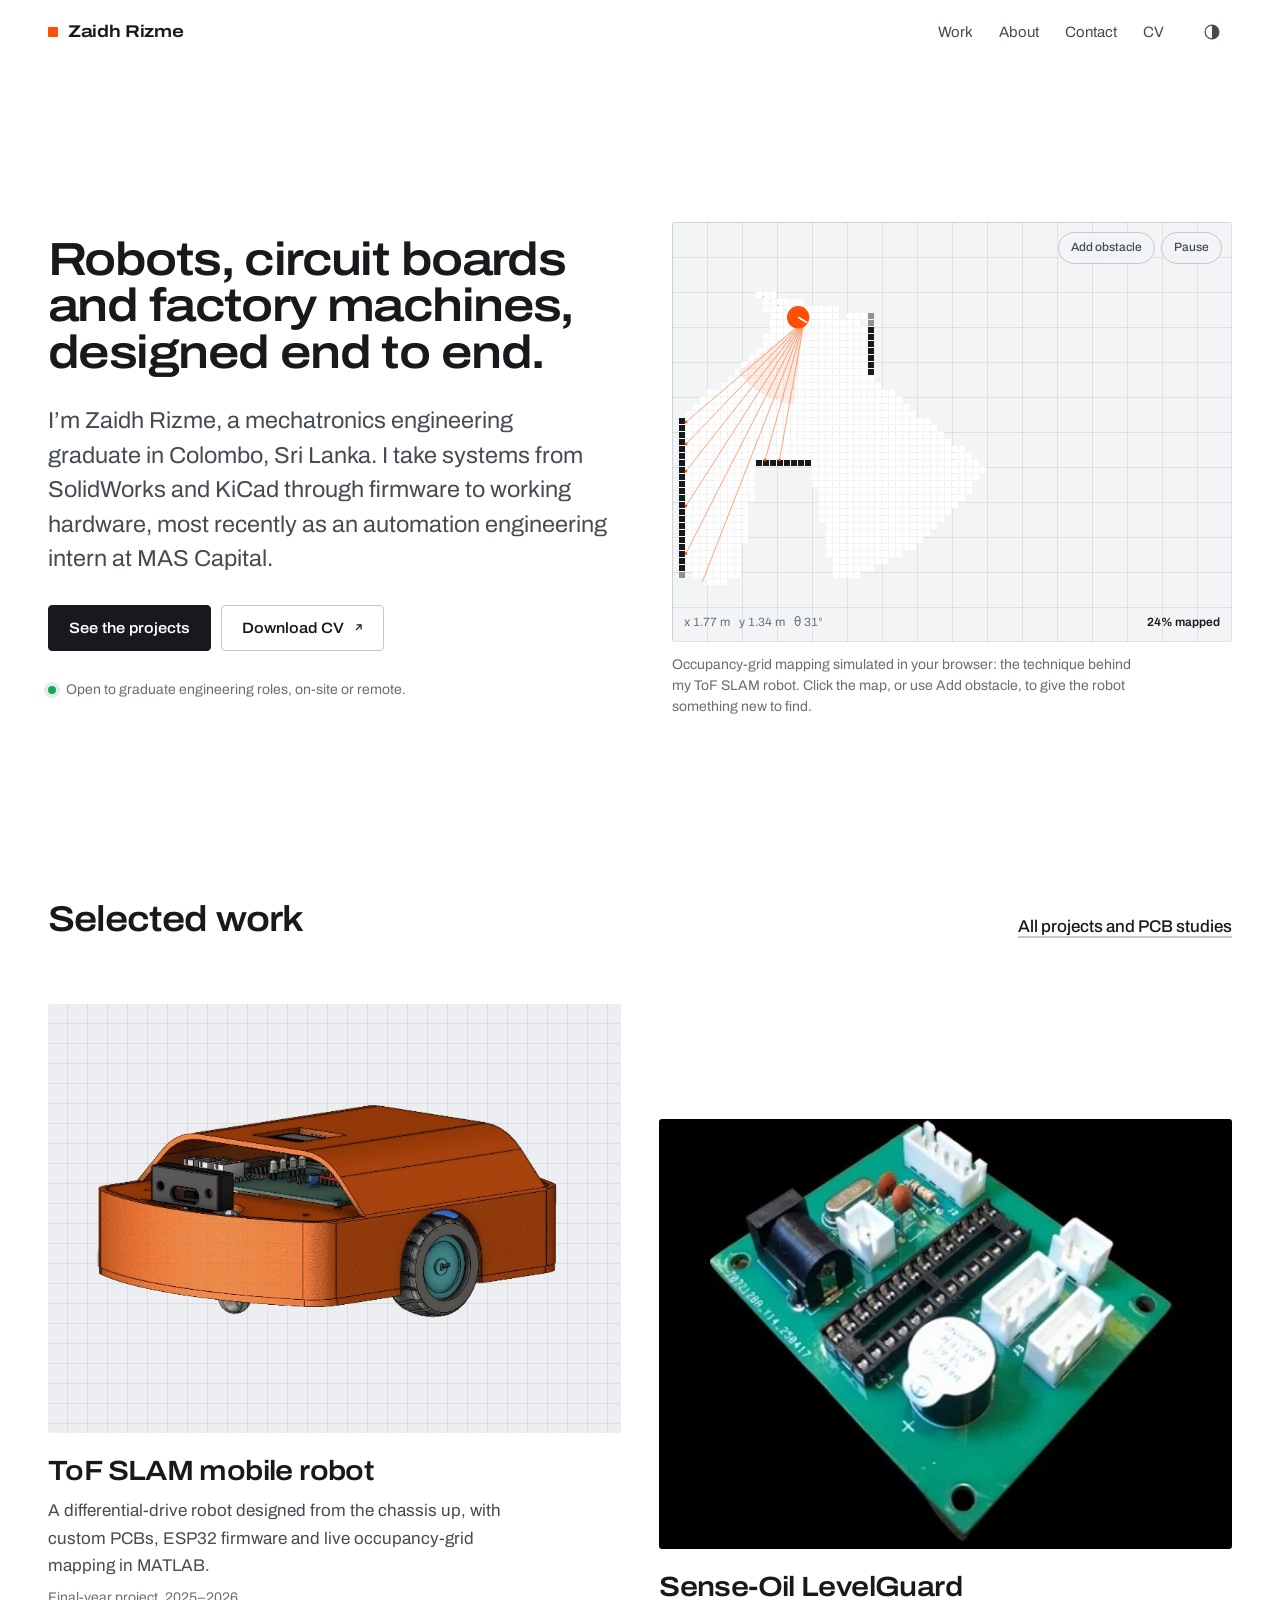
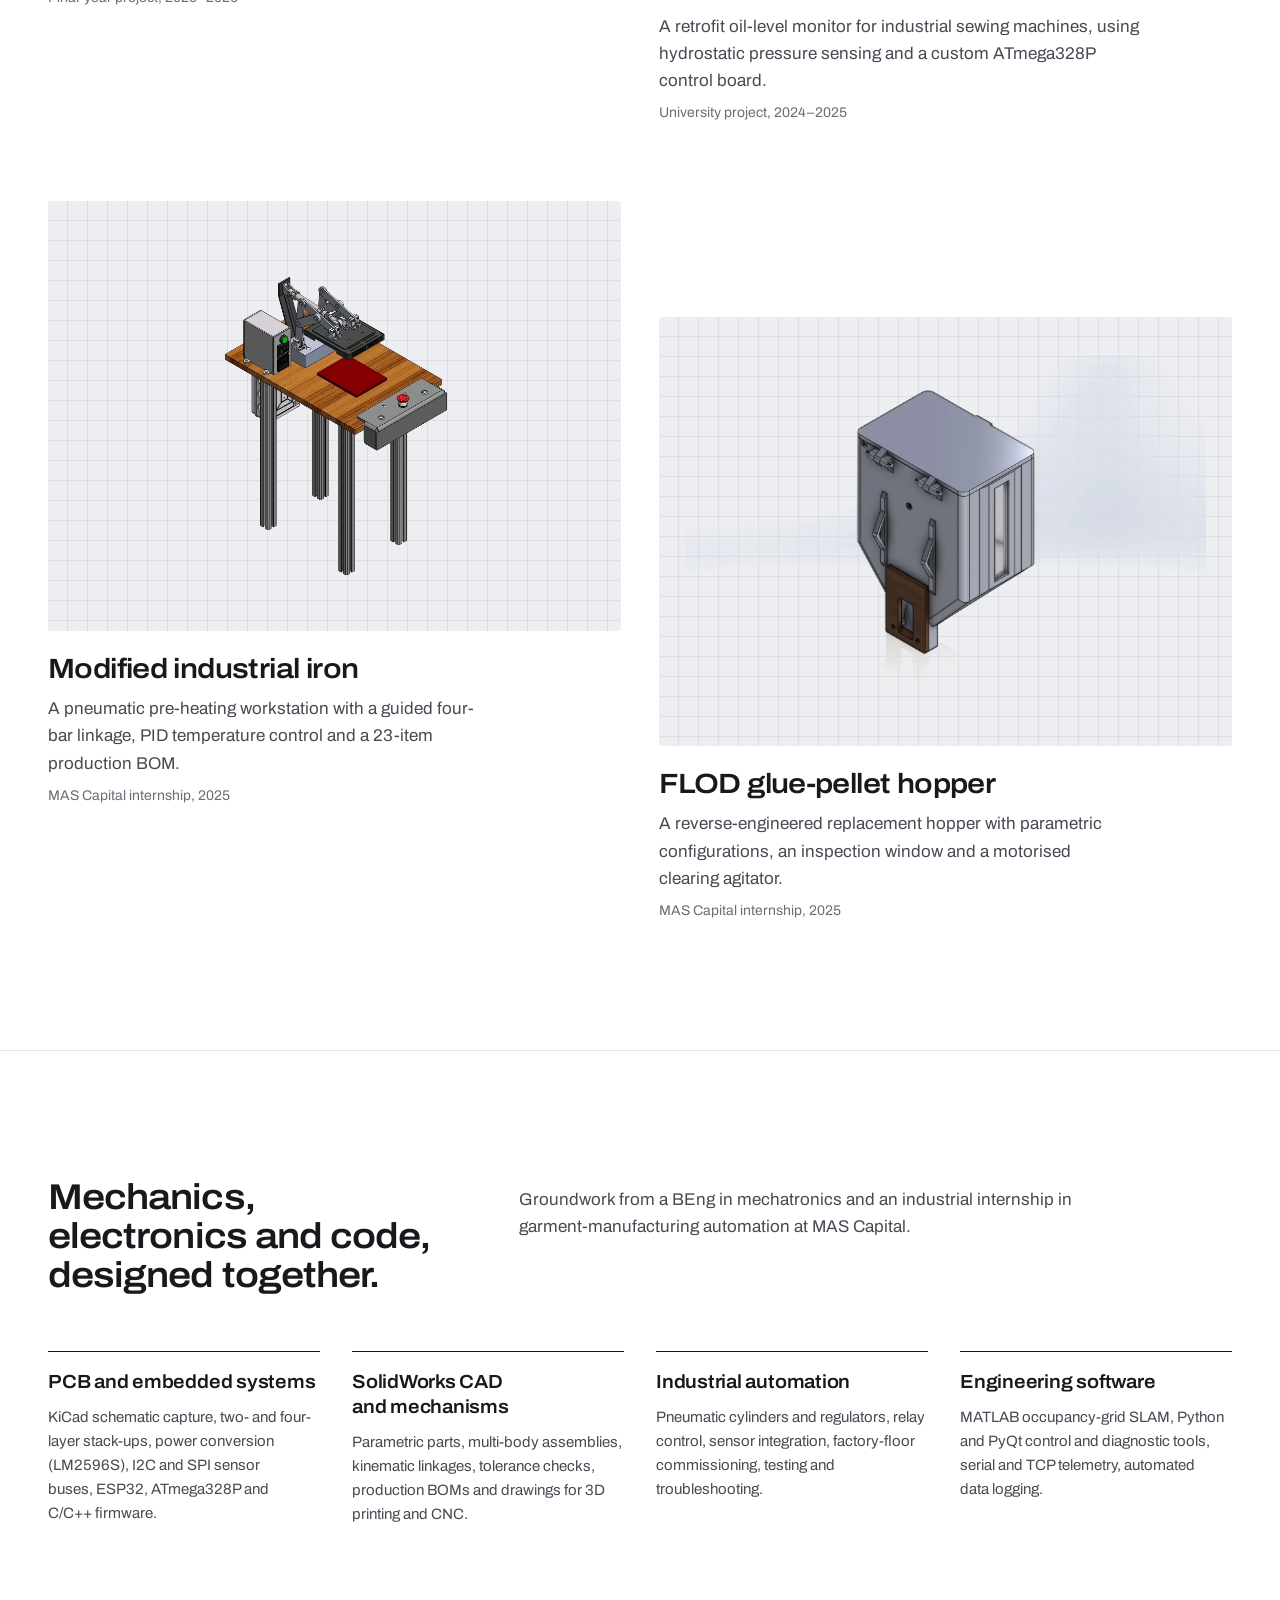
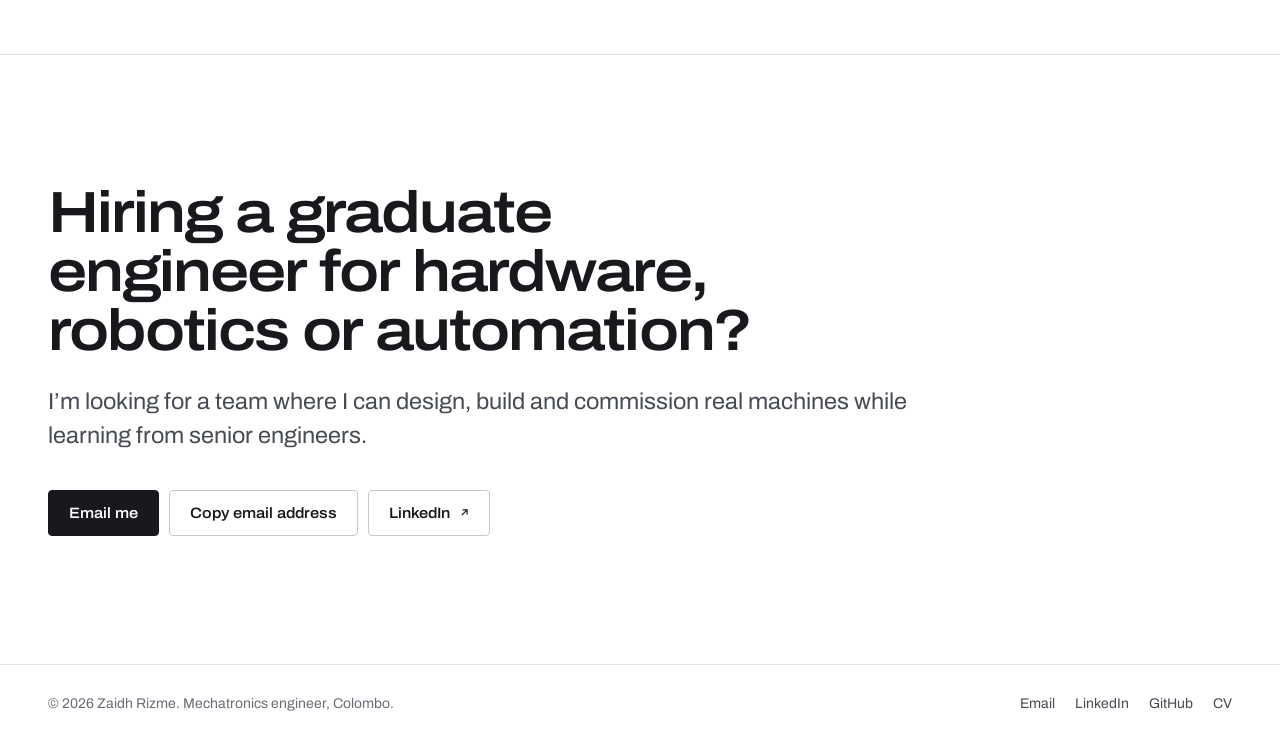
<file: index.html>
<!doctype html>
<html lang="en">
<head>
    <meta charset="utf-8">
    <meta name="viewport" content="width=device-width, initial-scale=1">
    <title>Zaidh Rizme, mechatronics and robotics engineer</title>
    <meta name="description" content="Zaidh Rizme designs robots, circuit boards and factory machines end to end: SolidWorks CAD, KiCad PCBs, embedded firmware and industrial automation.">
    <meta name="theme-color" content="#ffffff">
    <meta property="og:type" content="website">
    <meta property="og:title" content="Zaidh Rizme, mechatronics and robotics engineer">
    <meta property="og:description" content="Robots, circuit boards and factory machines, designed end to end.">
    <meta property="og:url" content="https://zaidh-mech.github.io/">
    <meta property="og:image" content="https://zaidh-mech.github.io/images/projects/tof/robot-cad-main.webp">
    <link rel="icon" href="favicon.ico" sizes="any">
    <link rel="icon" type="image/png" sizes="32x32" href="favicon-32x32.png">
    <link rel="apple-touch-icon" href="apple-touch-icon.png">
    <link rel="manifest" href="site.webmanifest">
    <link rel="preconnect" href="https://fonts.googleapis.com">
    <link rel="preconnect" href="https://fonts.gstatic.com" crossorigin>
    <link rel="stylesheet" href="https://fonts.googleapis.com/css2?family=Archivo:wdth,wght@62..125,100..900&amp;display=swap">
    <link rel="stylesheet" href="css/styles.css?v=20261120">
    <script>(function(d){d.classList.add('js');try{var t=localStorage.getItem('zr-theme');if(t==='dark'||t==='light')d.setAttribute('data-theme',t);}catch(e){}addEventListener('pagereveal',function(e){var v=e.viewTransition;if(v){v.ready.catch(function(){});v.updateCallbackDone.catch(function(){});}});})(document.documentElement);</script>
    <script src="js/main.js?v=20261120" defer></script>
</head>
<body class="page-home">
    <a class="skip-link" href="#main">Skip to content</a>

    <header class="site-header">
        <div class="wrap header-inner">
            <a class="wordmark" href="index.html">Zaidh Rizme</a>
            <nav class="site-nav" aria-label="Primary">
                <a href="work.html">Work</a>
                <a href="about.html">About</a>
                <a href="contact.html">Contact</a>
                <a href="Zaidh-Rizme-CV.pdf" target="_blank" rel="noopener">CV</a>
            </nav>
            <div class="header-tools">
                <button class="theme-toggle" type="button" aria-label="Switch colour theme">
                    <svg viewBox="0 0 24 24" aria-hidden="true"><circle cx="12" cy="12" r="8.25" fill="none" stroke="currentColor" stroke-width="1.5"/><path d="M12 3.75a8.25 8.25 0 0 1 0 16.5z" fill="currentColor"/></svg>
                </button>
                <button class="menu-toggle" type="button" aria-expanded="false" aria-controls="mobile-menu">Menu</button>
            </div>
        </div>
    </header>

    <main id="main">
        <section class="hero" aria-labelledby="hero-title">
            <div class="wrap hero-grid">
                <div class="hero-copy">
                    <h1 class="hero-title" id="hero-title">
                        <span class="line"><span style="--i:0">Robots, circuit boards</span></span>
                        <span class="line"><span style="--i:1">and factory machines,</span></span>
                        <span class="line"><span style="--i:2">designed end to end.</span></span>
                    </h1>
                    <p class="lede intro" style="--i:4">I&rsquo;m Zaidh Rizme, a mechatronics engineering graduate in Colombo, Sri Lanka. I take systems from SolidWorks and KiCad through firmware to working hardware, most recently as an automation engineering intern at MAS Capital.</p>
                    <div class="actions intro" style="--i:5">
                        <a class="btn" href="#work">See the projects</a>
                        <a class="btn btn--ghost is-ext" href="Zaidh-Rizme-CV.pdf" target="_blank" rel="noopener">Download CV</a>
                    </div>
                    <p class="hero-status intro" style="--i:6">Open to graduate engineering roles, on-site or remote.</p>
                </div>

                <figure class="hero-map intro" style="--i:3">
                    <div class="map-plate">
                        <canvas data-slam width="800" height="600" role="img" aria-label="Animated simulation of a small robot mapping a floor plan with a time-of-flight sensor. Explored floor turns light and detected walls turn dark."></canvas>
                        <div class="map-hud" aria-hidden="true">
                            <span data-hud="pose">x 1.20 m &nbsp; y 1.00 m</span>
                            <span data-hud="cov">0% mapped</span>
                        </div>
                        <div class="map-controls">
                            <button class="map-btn" type="button" data-map="drop">Add obstacle</button>
                            <button class="map-btn" type="button" data-map="pause" aria-label="Pause the mapping animation">Pause</button>
                        </div>
                    </div>
                    <figcaption>Occupancy-grid mapping simulated in your browser: the technique behind my ToF SLAM robot. <span class="map-hint">Click the map, or use Add obstacle, to give the robot something new to find.</span></figcaption>
                </figure>
            </div>
        </section>

        <section class="section section--tight-top" id="work" aria-labelledby="work-title">
            <div class="wrap">
                <div class="section-head">
                    <h2 id="work-title">Selected work</h2>
                    <a class="text-link" href="work.html">All projects and PCB studies</a>
                </div>

                <div class="work-grid">
                    <a class="work-card" href="tof-slam.html">
                        <div class="plate plate--render ratio-photo" data-vt="tof">
                            <img src="images/projects/tof/robot-cad-main.webp" alt="SolidWorks model of the orange ToF SLAM mobile robot" width="722" height="375" loading="lazy" decoding="async">
                        </div>
                        <div class="work-card-body">
                            <h3><span>ToF SLAM mobile robot</span></h3>
                            <p>A differential-drive robot designed from the chassis up, with custom PCBs, ESP32 firmware and live occupancy-grid mapping in MATLAB.</p>
                            <p class="card-meta">Final-year project, 2025&ndash;2026</p>
                        </div>
                    </a>

                    <a class="work-card" href="sense-oil.html">
                        <div class="plate plate--black plate--fit ratio-photo" data-vt="oil">
                            <img src="images/projects/oil/oil-pcb.webp" alt="Assembled Sense-Oil control PCB with ATmega328P socket, buzzer and connectors" width="492" height="449" loading="lazy" decoding="async">
                        </div>
                        <div class="work-card-body">
                            <h3><span>Sense-Oil LevelGuard</span></h3>
                            <p>A retrofit oil-level monitor for industrial sewing machines, using hydrostatic pressure sensing and a custom ATmega328P control board.</p>
                            <p class="card-meta">University project, 2024&ndash;2025</p>
                        </div>
                    </a>

                    <a class="work-card" href="modified-iron.html">
                        <div class="plate plate--render ratio-photo" data-vt="iron">
                            <img src="images/projects/iron/iron-cad.webp" alt="SolidWorks model of the modified industrial iron workstation" width="1080" height="1471" loading="lazy" decoding="async">
                        </div>
                        <div class="work-card-body">
                            <h3><span>Modified industrial iron</span></h3>
                            <p>A pneumatic pre-heating workstation with a guided four-bar linkage, PID temperature control and a 23-item production BOM.</p>
                            <p class="card-meta">MAS Capital internship, 2025</p>
                        </div>
                    </a>

                    <a class="work-card" href="flod-hopper.html">
                        <div class="plate plate--render ratio-photo" data-vt="hopper">
                            <img src="images/projects/hopper/hopper-cad.webp?v=20260808-3" alt="SolidWorks assembly of the configurable FLOD glue-pellet hopper" width="1600" height="1086" loading="lazy" decoding="async">
                        </div>
                        <div class="work-card-body">
                            <h3><span>FLOD glue-pellet hopper</span></h3>
                            <p>A reverse-engineered replacement hopper with parametric configurations, an inspection window and a motorised clearing agitator.</p>
                            <p class="card-meta">MAS Capital internship, 2025</p>
                        </div>
                    </a>
                </div>
            </div>
        </section>

        <section class="section section--ruled" aria-labelledby="disciplines-title">
            <div class="wrap">
                <div class="section-intro">
                    <h2 id="disciplines-title">Mechanics, electronics and code, designed together.</h2>
                    <p>Groundwork from a BEng in mechatronics and an industrial internship in garment-manufacturing automation at MAS Capital.</p>
                </div>
                <div class="disciplines">
                    <div>
                        <h3>PCB and embedded systems</h3>
                        <p>KiCad schematic capture, two- and four-layer stack-ups, power conversion (LM2596S), I2C and SPI sensor buses, ESP32, ATmega328P and C/C++ firmware.</p>
                    </div>
                    <div>
                        <h3>SolidWorks CAD and mechanisms</h3>
                        <p>Parametric parts, multi-body assemblies, kinematic linkages, tolerance checks, production BOMs and drawings for 3D printing and CNC.</p>
                    </div>
                    <div>
                        <h3>Industrial automation</h3>
                        <p>Pneumatic cylinders and regulators, relay control, sensor integration, factory-floor commissioning, testing and troubleshooting.</p>
                    </div>
                    <div>
                        <h3>Engineering software</h3>
                        <p>MATLAB occupancy-grid SLAM, Python and PyQt control and diagnostic tools, serial and TCP telemetry, automated data logging.</p>
                    </div>
                </div>
            </div>
        </section>

        <section class="section section--ruled cta" aria-labelledby="cta-title">
            <div class="wrap">
                <h2 id="cta-title">Hiring a graduate engineer for hardware, robotics or automation?</h2>
                <p class="lede">I&rsquo;m looking for a team where I can design, build and commission real machines while learning from senior engineers.</p>
                <div class="actions">
                    <a class="btn" href="mailto:rizme.zaidh@gmail.com">Email me</a>
                    <button class="btn btn--ghost" type="button" data-copy="rizme.zaidh@gmail.com">Copy email address</button>
                    <a class="btn btn--ghost is-ext" href="https://www.linkedin.com/in/zaidhriz/" target="_blank" rel="noopener">LinkedIn</a>
                </div>
            </div>
        </section>
    </main>

    <footer class="site-footer">
        <div class="wrap footer-inner">
            <p>&copy; <span data-year>2026</span> Zaidh Rizme. Mechatronics engineer, Colombo.</p>
            <ul class="footer-links">
                <li><a href="mailto:rizme.zaidh@gmail.com">Email</a></li>
                <li><a href="https://www.linkedin.com/in/zaidhriz/" target="_blank" rel="noopener">LinkedIn</a></li>
                <li><a href="https://github.com/zaidh-mech" target="_blank" rel="noopener">GitHub</a></li>
                <li><a href="Zaidh-Rizme-CV.pdf" target="_blank" rel="noopener">CV</a></li>
            </ul>
        </div>
    </footer>
</body>
</html>
</file>
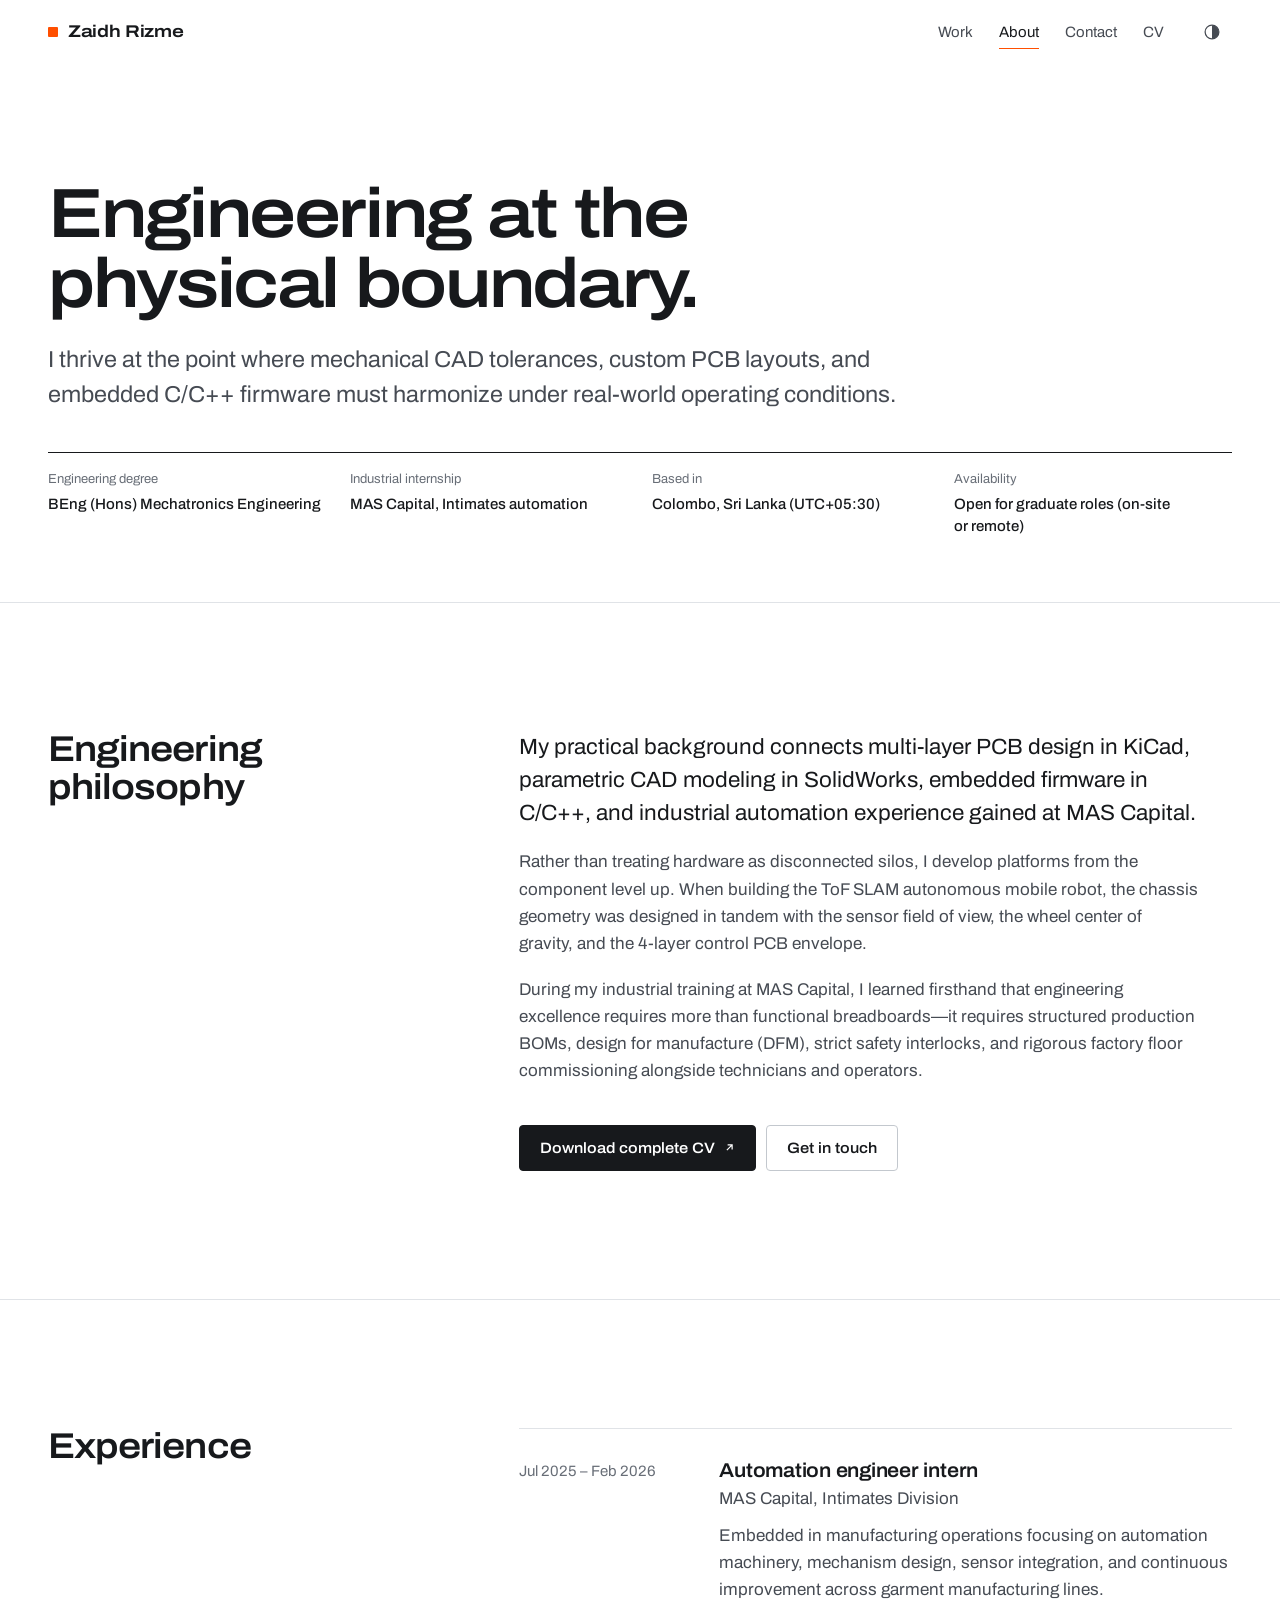
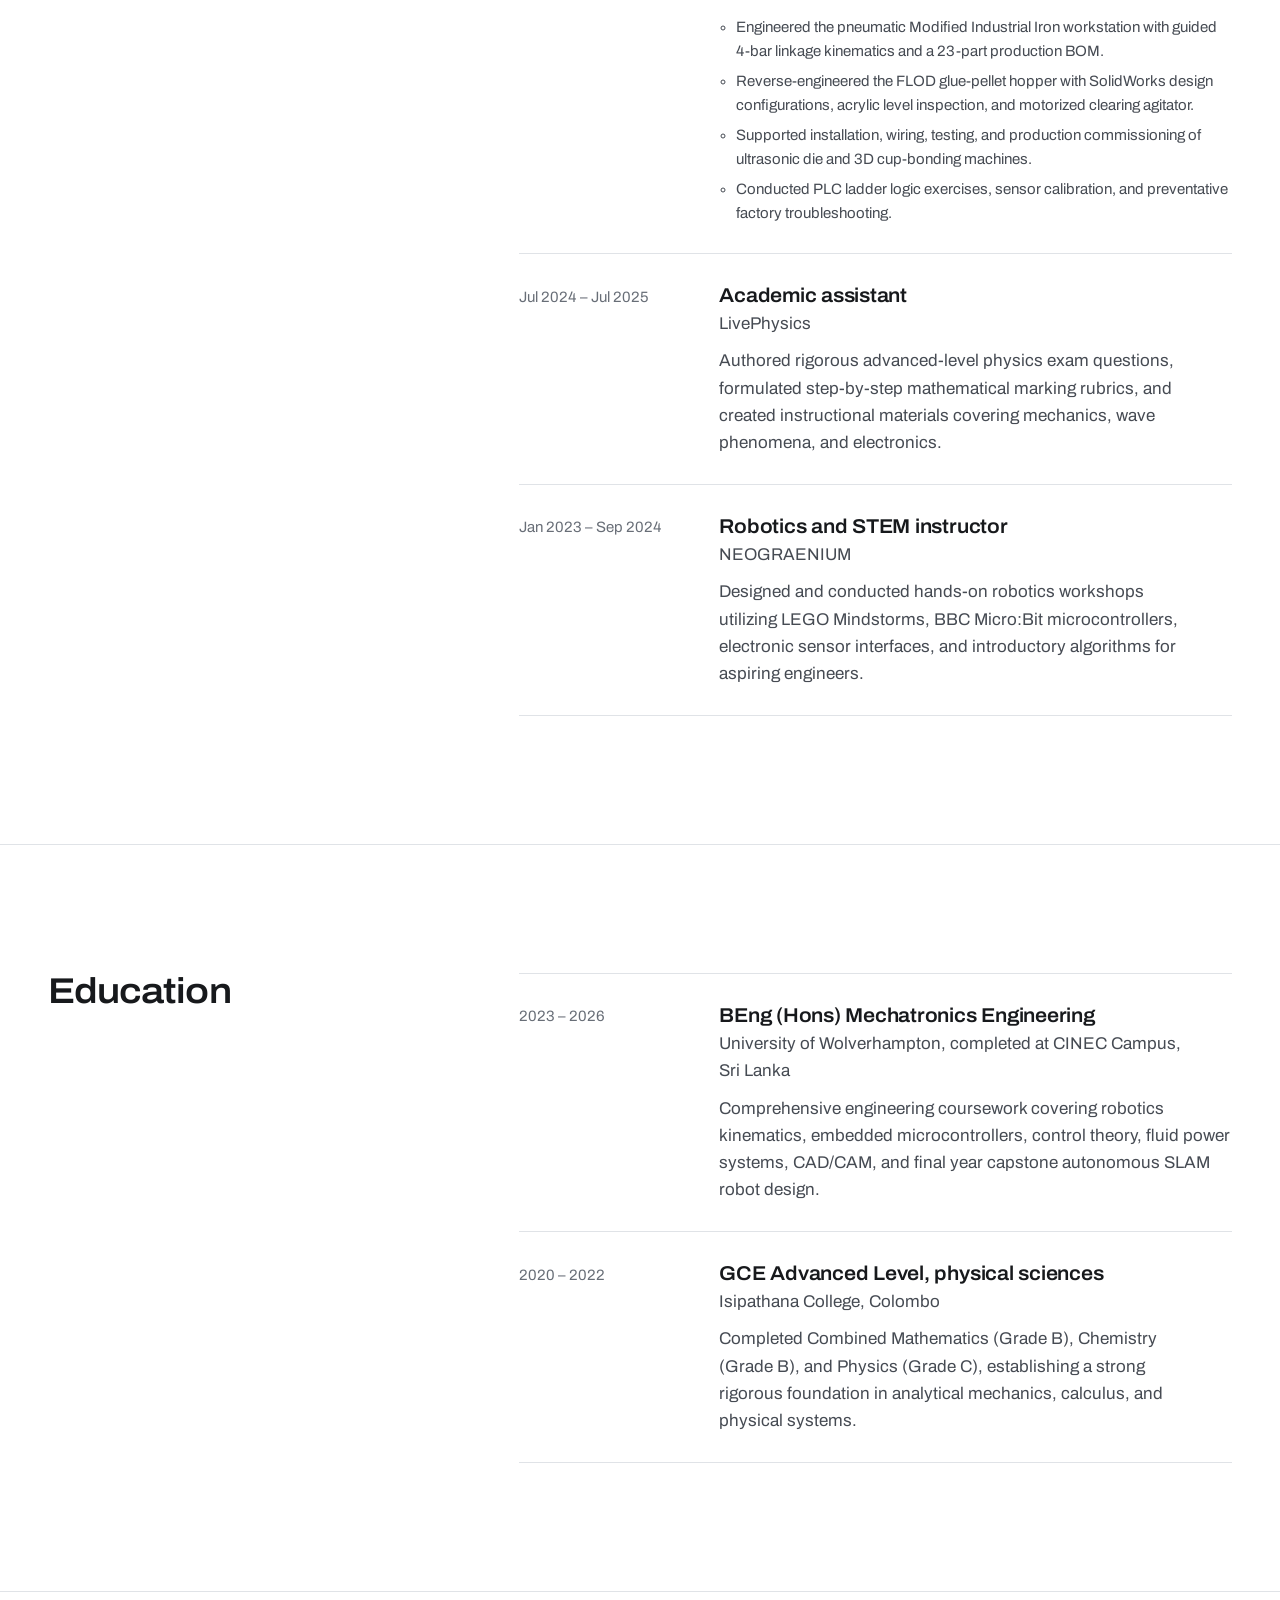
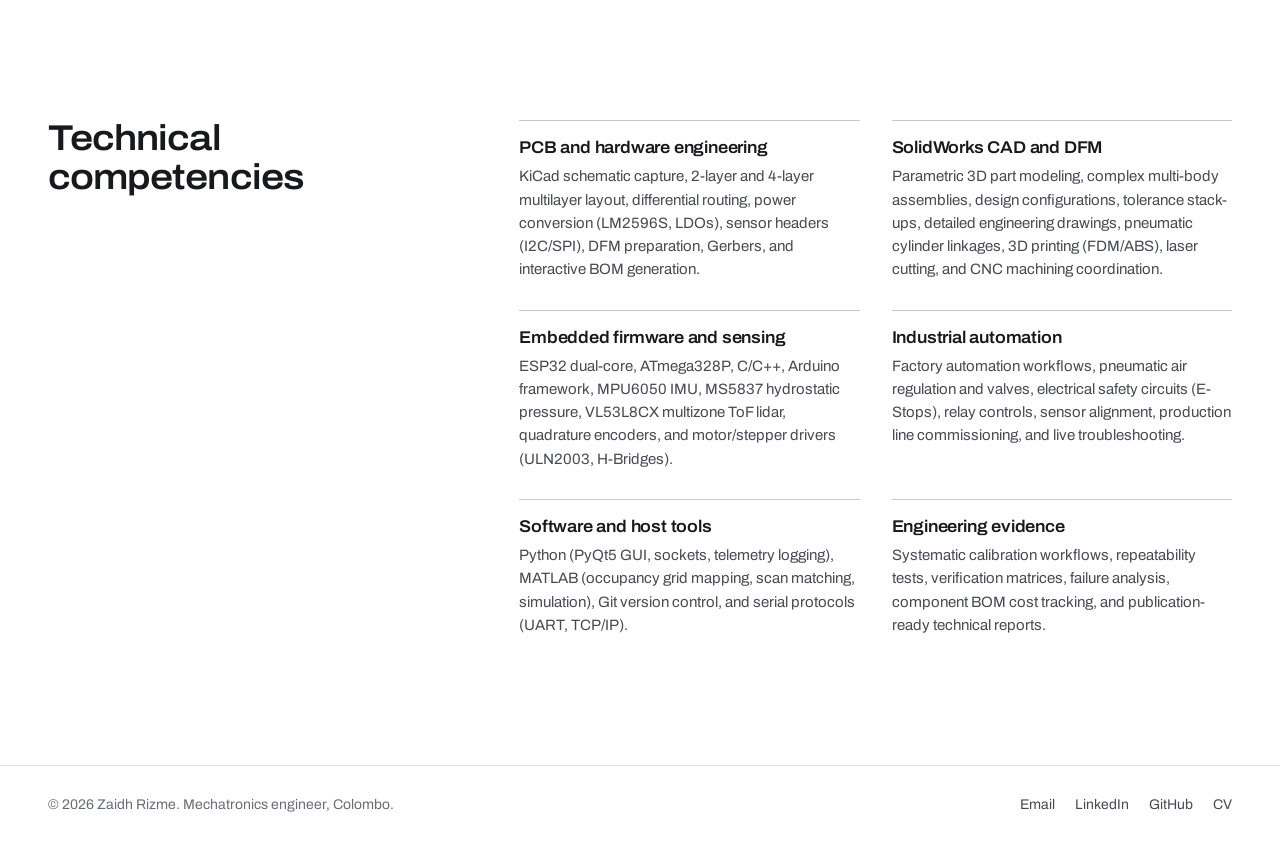
<file: about.html>
<!doctype html>
<html lang="en">
<head>
    <meta charset="utf-8">
    <meta name="viewport" content="width=device-width, initial-scale=1">
    <title>About | Zaidh Rizme</title>
    <meta name="description" content="About Zaidh Rizme, a mechatronics and robotics engineering graduate in Colombo, Sri Lanka with experience across PCB design, SolidWorks CAD, embedded firmware, and industrial automation.">
    <meta name="theme-color" content="#ffffff">
    <meta property="og:type" content="website">
    <meta property="og:title" content="About | Zaidh Rizme">
    <meta property="og:description" content="A mechatronics and robotics engineering graduate in Colombo, Sri Lanka working across PCB design, SolidWorks CAD, embedded firmware and industrial automation.">
    <meta property="og:url" content="https://zaidh-mech.github.io/about.html">
    <meta property="og:image" content="https://zaidh-mech.github.io/images/projects/tof/robot-cad-main.webp">
    <link rel="icon" href="favicon.ico" sizes="any">
    <link rel="icon" type="image/png" sizes="32x32" href="favicon-32x32.png">
    <link rel="apple-touch-icon" href="apple-touch-icon.png">
    <link rel="manifest" href="site.webmanifest">
    <link rel="preconnect" href="https://fonts.googleapis.com">
    <link rel="preconnect" href="https://fonts.gstatic.com" crossorigin>
    <link rel="stylesheet" href="https://fonts.googleapis.com/css2?family=Archivo:wdth,wght@62..125,100..900&amp;display=swap">
    <link rel="stylesheet" href="css/styles.css?v=20261120">
    <script>(function(d){d.classList.add('js');try{var t=localStorage.getItem('zr-theme');if(t==='dark'||t==='light')d.setAttribute('data-theme',t);}catch(e){}addEventListener('pagereveal',function(e){var v=e.viewTransition;if(v){v.ready.catch(function(){});v.updateCallbackDone.catch(function(){});}});})(document.documentElement);</script>
    <script src="js/main.js?v=20261120" defer></script>
</head>
<body class="page-about">
    <a class="skip-link" href="#main">Skip to content</a>

    <header class="site-header">
        <div class="wrap header-inner">
            <a class="wordmark" href="index.html">Zaidh Rizme</a>
            <nav class="site-nav" aria-label="Primary">
                <a href="work.html">Work</a>
                <a href="about.html" aria-current="page">About</a>
                <a href="contact.html">Contact</a>
                <a href="Zaidh-Rizme-CV.pdf" target="_blank" rel="noopener">CV</a>
            </nav>
            <div class="header-tools">
                <button class="theme-toggle" type="button" aria-label="Switch colour theme">
                    <svg viewBox="0 0 24 24" aria-hidden="true"><circle cx="12" cy="12" r="8.25" fill="none" stroke="currentColor" stroke-width="1.5"/><path d="M12 3.75a8.25 8.25 0 0 1 0 16.5z" fill="currentColor"/></svg>
                </button>
                <button class="menu-toggle" type="button" aria-expanded="false" aria-controls="mobile-menu">Menu</button>
            </div>
        </div>
    </header>

    <main id="main">
        <header class="page-head wrap">
            <h1 class="intro">Engineering at the physical boundary.</h1>
            <p class="lede intro" style="--i:1">I thrive at the point where mechanical CAD tolerances, custom PCB layouts, and embedded C/C++ firmware must harmonize under real-world operating conditions.</p>
            <dl class="facts intro" style="--i:2">
                <div><dt>Engineering degree</dt><dd>BEng (Hons) Mechatronics Engineering</dd></div>
                <div><dt>Industrial internship</dt><dd>MAS Capital, Intimates automation</dd></div>
                <div><dt>Based in</dt><dd>Colombo, Sri Lanka (UTC+05:30)</dd></div>
                <div><dt>Availability</dt><dd>Open for graduate roles (on-site or remote)</dd></div>
            </dl>
        </header>

        <section class="section section--ruled" aria-labelledby="philosophy-title">
            <div class="wrap split">
                <div class="split-head"><h2 id="philosophy-title">Engineering philosophy</h2></div>
                <div class="prose">
                    <p class="lede">My practical background connects multi-layer PCB design in KiCad, parametric CAD modeling in SolidWorks, embedded firmware in C/C++, and industrial automation experience gained at MAS Capital.</p>
                    <p>Rather than treating hardware as disconnected silos, I develop platforms from the component level up. When building the ToF SLAM autonomous mobile robot, the chassis geometry was designed in tandem with the sensor field of view, the wheel center of gravity, and the 4-layer control PCB envelope.</p>
                    <p>During my industrial training at MAS Capital, I learned firsthand that engineering excellence requires more than functional breadboards&mdash;it requires structured production BOMs, design for manufacture (DFM), strict safety interlocks, and rigorous factory floor commissioning alongside technicians and operators.</p>
                    <div class="actions">
                        <a class="btn is-ext" href="Zaidh-Rizme-CV.pdf" target="_blank" rel="noopener">Download complete CV</a>
                        <a class="btn btn--ghost" href="contact.html">Get in touch</a>
                    </div>
                </div>
            </div>
        </section>

        <section class="section section--ruled" aria-labelledby="experience-title">
            <div class="wrap split">
                <div class="split-head"><h2 id="experience-title">Experience</h2></div>
                <div>
                    <ol class="timeline">
                        <li>
                            <p class="when">Jul 2025 &ndash; Feb 2026</p>
                            <div>
                                <h3>Automation engineer intern</h3>
                                <p class="org">MAS Capital, Intimates Division</p>
                                <p>Embedded in manufacturing operations focusing on automation machinery, mechanism design, sensor integration, and continuous improvement across garment manufacturing lines.</p>
                                <ul>
                                    <li>Engineered the pneumatic Modified Industrial Iron workstation with guided 4-bar linkage kinematics and a 23-part production BOM.</li>
                                    <li>Reverse-engineered the FLOD glue-pellet hopper with SolidWorks design configurations, acrylic level inspection, and motorized clearing agitator.</li>
                                    <li>Supported installation, wiring, testing, and production commissioning of ultrasonic die and 3D cup-bonding machines.</li>
                                    <li>Conducted PLC ladder logic exercises, sensor calibration, and preventative factory troubleshooting.</li>
                                </ul>
                            </div>
                        </li>
                        <li>
                            <p class="when">Jul 2024 &ndash; Jul 2025</p>
                            <div>
                                <h3>Academic assistant</h3>
                                <p class="org">LivePhysics</p>
                                <p>Authored rigorous advanced-level physics exam questions, formulated step-by-step mathematical marking rubrics, and created instructional materials covering mechanics, wave phenomena, and electronics.</p>
                            </div>
                        </li>
                        <li>
                            <p class="when">Jan 2023 &ndash; Sep 2024</p>
                            <div>
                                <h3>Robotics and STEM instructor</h3>
                                <p class="org">NEOGRAENIUM</p>
                                <p>Designed and conducted hands-on robotics workshops utilizing LEGO Mindstorms, BBC Micro:Bit microcontrollers, electronic sensor interfaces, and introductory algorithms for aspiring engineers.</p>
                            </div>
                        </li>
                    </ol>
                </div>
            </div>
        </section>

        <section class="section section--ruled" aria-labelledby="education-title">
            <div class="wrap split">
                <div class="split-head"><h2 id="education-title">Education</h2></div>
                <div>
                    <ol class="timeline">
                        <li>
                            <p class="when">2023 &ndash; 2026</p>
                            <div>
                                <h3>BEng (Hons) Mechatronics Engineering</h3>
                                <p class="org">University of Wolverhampton, completed at CINEC Campus, Sri Lanka</p>
                                <p>Comprehensive engineering coursework covering robotics kinematics, embedded microcontrollers, control theory, fluid power systems, CAD/CAM, and final year capstone autonomous SLAM robot design.</p>
                            </div>
                        </li>
                        <li>
                            <p class="when">2020 &ndash; 2022</p>
                            <div>
                                <h3>GCE Advanced Level, physical sciences</h3>
                                <p class="org">Isipathana College, Colombo</p>
                                <p>Completed Combined Mathematics (Grade B), Chemistry (Grade B), and Physics (Grade C), establishing a strong rigorous foundation in analytical mechanics, calculus, and physical systems.</p>
                            </div>
                        </li>
                    </ol>
                </div>
            </div>
        </section>

        <section class="section section--ruled" aria-labelledby="skills-title">
            <div class="wrap split">
                <div class="split-head"><h2 id="skills-title">Technical competencies</h2></div>
                <div class="notes">
                    <article>
                        <h3>PCB and hardware engineering</h3>
                        <p>KiCad schematic capture, 2-layer and 4-layer multilayer layout, differential routing, power conversion (LM2596S, LDOs), sensor headers (I2C/SPI), DFM preparation, Gerbers, and interactive BOM generation.</p>
                    </article>
                    <article>
                        <h3>SolidWorks CAD and DFM</h3>
                        <p>Parametric 3D part modeling, complex multi-body assemblies, design configurations, tolerance stack-ups, detailed engineering drawings, pneumatic cylinder linkages, 3D printing (FDM/ABS), laser cutting, and CNC machining coordination.</p>
                    </article>
                    <article>
                        <h3>Embedded firmware and sensing</h3>
                        <p>ESP32 dual-core, ATmega328P, C/C++, Arduino framework, MPU6050 IMU, MS5837 hydrostatic pressure, VL53L8CX multizone ToF lidar, quadrature encoders, and motor/stepper drivers (ULN2003, H-Bridges).</p>
                    </article>
                    <article>
                        <h3>Industrial automation</h3>
                        <p>Factory automation workflows, pneumatic air regulation and valves, electrical safety circuits (E-Stops), relay controls, sensor alignment, production line commissioning, and live troubleshooting.</p>
                    </article>
                    <article>
                        <h3>Software and host tools</h3>
                        <p>Python (PyQt5 GUI, sockets, telemetry logging), MATLAB (occupancy grid mapping, scan matching, simulation), Git version control, and serial protocols (UART, TCP/IP).</p>
                    </article>
                    <article>
                        <h3>Engineering evidence</h3>
                        <p>Systematic calibration workflows, repeatability tests, verification matrices, failure analysis, component BOM cost tracking, and publication-ready technical reports.</p>
                    </article>
                </div>
            </div>
        </section>
    </main>

    <footer class="site-footer">
        <div class="wrap footer-inner">
            <p>&copy; <span data-year>2026</span> Zaidh Rizme. Mechatronics engineer, Colombo.</p>
            <ul class="footer-links">
                <li><a href="mailto:rizme.zaidh@gmail.com">Email</a></li>
                <li><a href="https://www.linkedin.com/in/zaidhriz/" target="_blank" rel="noopener">LinkedIn</a></li>
                <li><a href="https://github.com/zaidh-mech" target="_blank" rel="noopener">GitHub</a></li>
                <li><a href="Zaidh-Rizme-CV.pdf" target="_blank" rel="noopener">CV</a></li>
            </ul>
        </div>
    </footer>
</body>
</html>
</file>
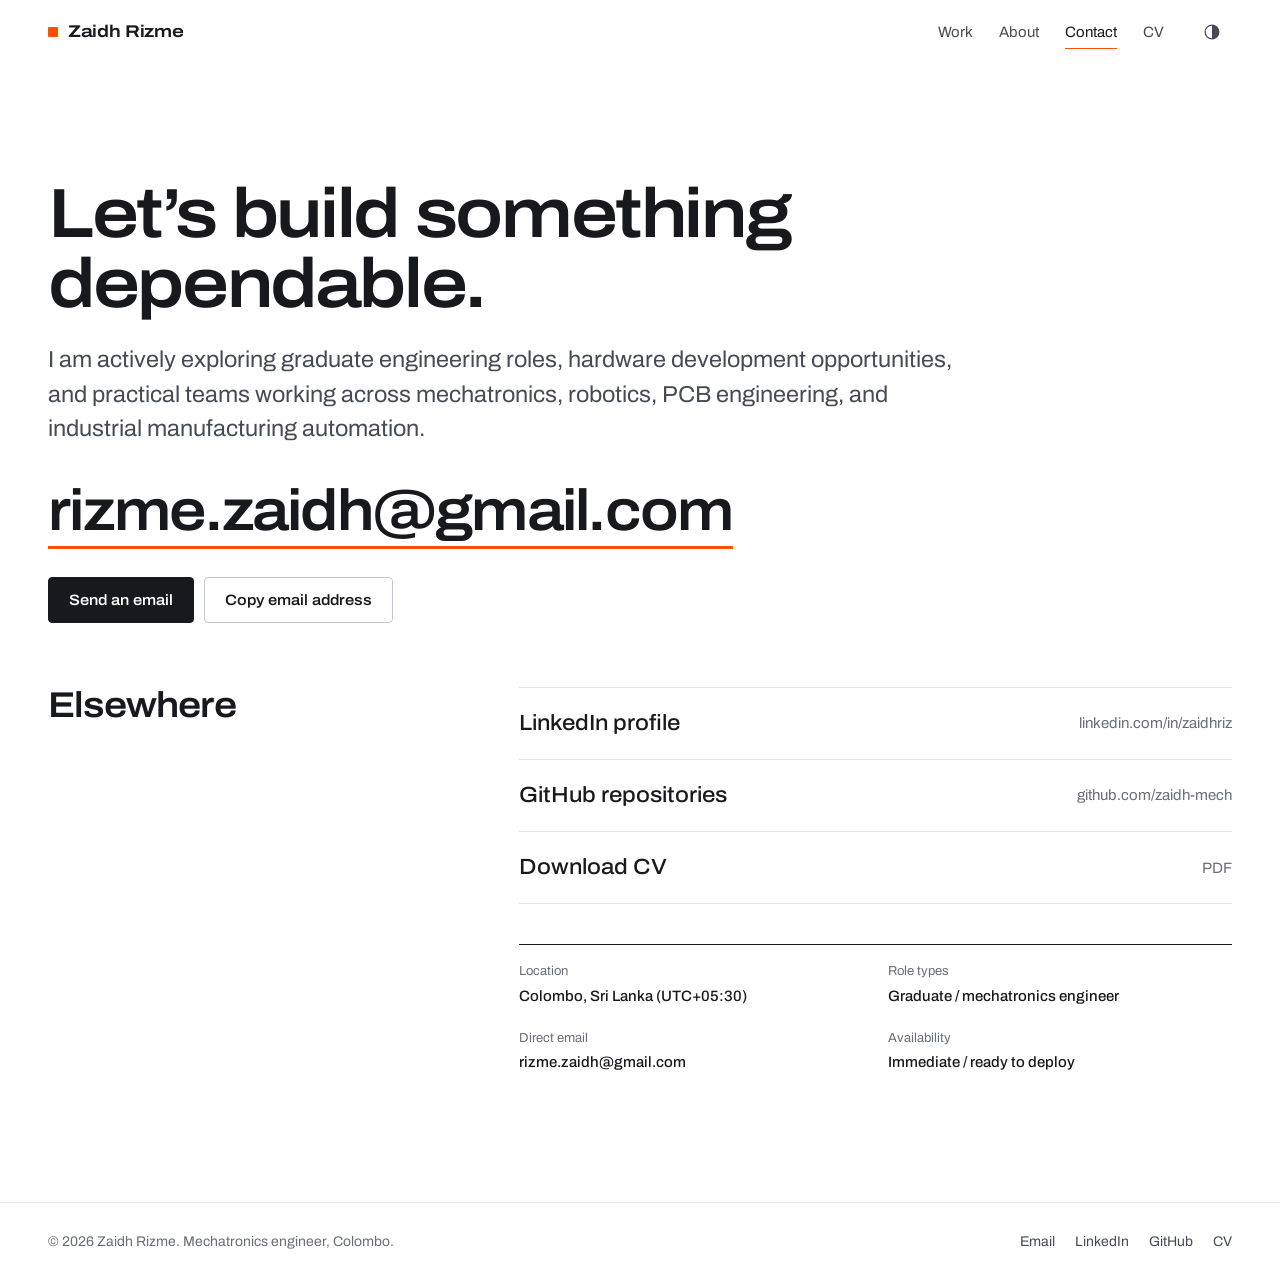
<file: contact.html>
<!doctype html>
<html lang="en">
<head>
    <meta charset="utf-8">
    <meta name="viewport" content="width=device-width, initial-scale=1">
    <title>Contact | Zaidh Rizme</title>
    <meta name="description" content="Contact Zaidh Rizme for graduate engineering opportunities in mechatronics, robotics, PCB design, and industrial automation.">
    <meta name="theme-color" content="#ffffff">
    <meta property="og:type" content="website">
    <meta property="og:title" content="Contact | Zaidh Rizme">
    <meta property="og:description" content="Contact Zaidh Rizme for graduate engineering opportunities in mechatronics, robotics, PCB design, and industrial automation.">
    <meta property="og:url" content="https://zaidh-mech.github.io/contact.html">
    <meta property="og:image" content="https://zaidh-mech.github.io/images/projects/tof/robot-cad-main.webp">
    <link rel="icon" href="favicon.ico" sizes="any">
    <link rel="icon" type="image/png" sizes="32x32" href="favicon-32x32.png">
    <link rel="apple-touch-icon" href="apple-touch-icon.png">
    <link rel="manifest" href="site.webmanifest">
    <link rel="preconnect" href="https://fonts.googleapis.com">
    <link rel="preconnect" href="https://fonts.gstatic.com" crossorigin>
    <link rel="stylesheet" href="https://fonts.googleapis.com/css2?family=Archivo:wdth,wght@62..125,100..900&amp;display=swap">
    <link rel="stylesheet" href="css/styles.css?v=20261120">
    <script>(function(d){d.classList.add('js');try{var t=localStorage.getItem('zr-theme');if(t==='dark'||t==='light')d.setAttribute('data-theme',t);}catch(e){}addEventListener('pagereveal',function(e){var v=e.viewTransition;if(v){v.ready.catch(function(){});v.updateCallbackDone.catch(function(){});}});})(document.documentElement);</script>
    <script src="js/main.js?v=20261120" defer></script>
</head>
<body class="page-contact">
    <a class="skip-link" href="#main">Skip to content</a>

    <header class="site-header">
        <div class="wrap header-inner">
            <a class="wordmark" href="index.html">Zaidh Rizme</a>
            <nav class="site-nav" aria-label="Primary">
                <a href="work.html">Work</a>
                <a href="about.html">About</a>
                <a href="contact.html" aria-current="page">Contact</a>
                <a href="Zaidh-Rizme-CV.pdf" target="_blank" rel="noopener">CV</a>
            </nav>
            <div class="header-tools">
                <button class="theme-toggle" type="button" aria-label="Switch colour theme">
                    <svg viewBox="0 0 24 24" aria-hidden="true"><circle cx="12" cy="12" r="8.25" fill="none" stroke="currentColor" stroke-width="1.5"/><path d="M12 3.75a8.25 8.25 0 0 1 0 16.5z" fill="currentColor"/></svg>
                </button>
                <button class="menu-toggle" type="button" aria-expanded="false" aria-controls="mobile-menu">Menu</button>
            </div>
        </div>
    </header>

    <main id="main">
        <header class="page-head wrap">
            <h1 class="intro" style="--i:0">Let&rsquo;s build something dependable.</h1>
            <p class="lede intro" style="--i:1">I am actively exploring graduate engineering roles, hardware development opportunities, and practical teams working across mechatronics, robotics, PCB engineering, and industrial manufacturing automation.</p>
            <a class="contact-email intro" style="--i:2" href="mailto:rizme.zaidh@gmail.com">rizme.zaidh@gmail.com</a>
            <div class="actions intro" style="--i:3">
                <a class="btn" href="mailto:rizme.zaidh@gmail.com">Send an email</a>
                <button class="btn btn--ghost" type="button" data-copy="rizme.zaidh@gmail.com">Copy email address</button>
            </div>
        </header>

        <section class="section section--tight-top" aria-labelledby="elsewhere-title">
            <div class="wrap split">
                <div class="split-head"><h2 id="elsewhere-title">Elsewhere</h2></div>
                <div>
                    <nav class="link-list" aria-label="Profiles and documents">
                        <a href="https://www.linkedin.com/in/zaidhriz/" target="_blank" rel="noopener">LinkedIn profile <span>linkedin.com/in/zaidhriz</span></a>
                        <a href="https://github.com/zaidh-mech" target="_blank" rel="noopener">GitHub repositories <span>github.com/zaidh-mech</span></a>
                        <a href="Zaidh-Rizme-CV.pdf" target="_blank" rel="noopener">Download CV <span>PDF</span></a>
                    </nav>
                    <dl class="facts">
                        <div><dt>Location</dt><dd>Colombo, Sri Lanka (UTC+05:30)</dd></div>
                        <div><dt>Role types</dt><dd>Graduate / mechatronics engineer</dd></div>
                        <div><dt>Direct email</dt><dd>rizme.zaidh<wbr>@gmail.com</dd></div>
                        <div><dt>Availability</dt><dd>Immediate / ready to deploy</dd></div>
                    </dl>
                </div>
            </div>
        </section>
    </main>

    <footer class="site-footer">
        <div class="wrap footer-inner">
            <p>&copy; <span data-year>2026</span> Zaidh Rizme. Mechatronics engineer, Colombo.</p>
            <ul class="footer-links">
                <li><a href="mailto:rizme.zaidh@gmail.com">Email</a></li>
                <li><a href="https://www.linkedin.com/in/zaidhriz/" target="_blank" rel="noopener">LinkedIn</a></li>
                <li><a href="https://github.com/zaidh-mech" target="_blank" rel="noopener">GitHub</a></li>
                <li><a href="Zaidh-Rizme-CV.pdf" target="_blank" rel="noopener">CV</a></li>
            </ul>
        </div>
    </footer>
</body>
</html>
</file>
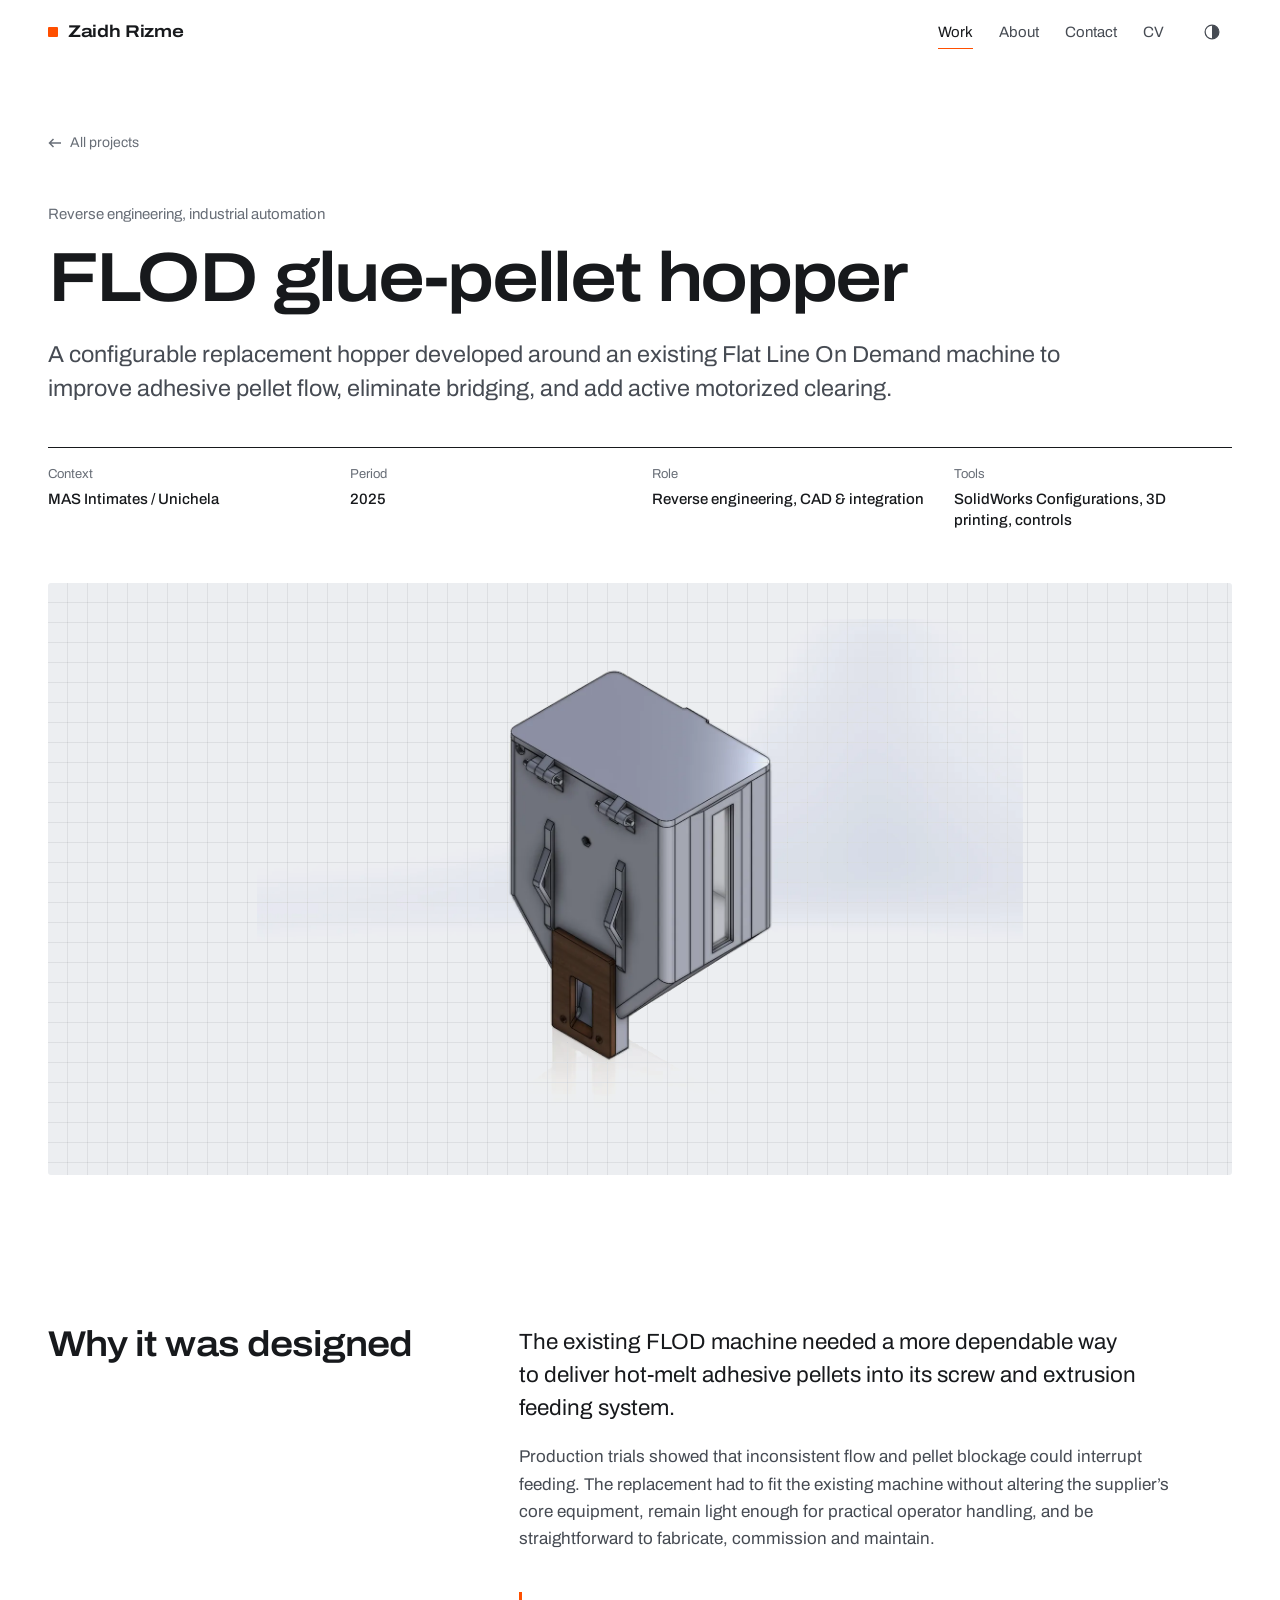
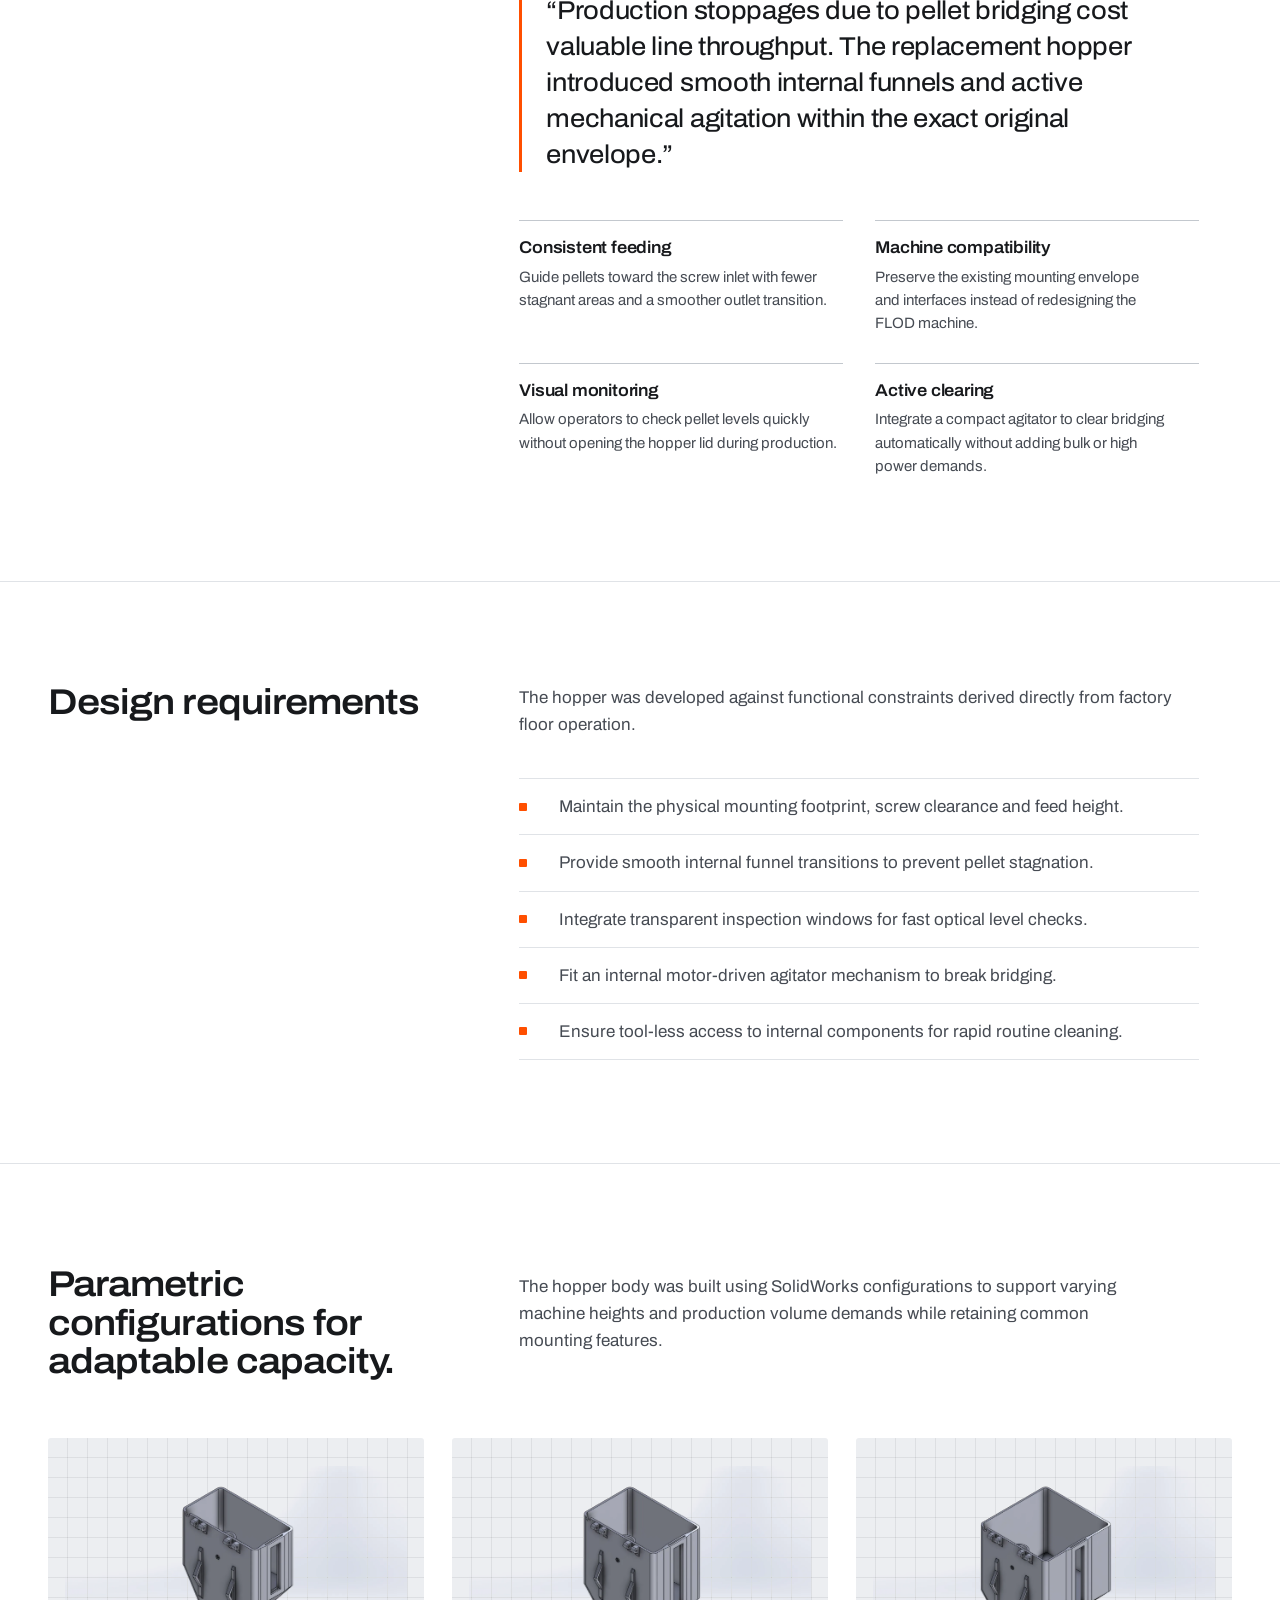
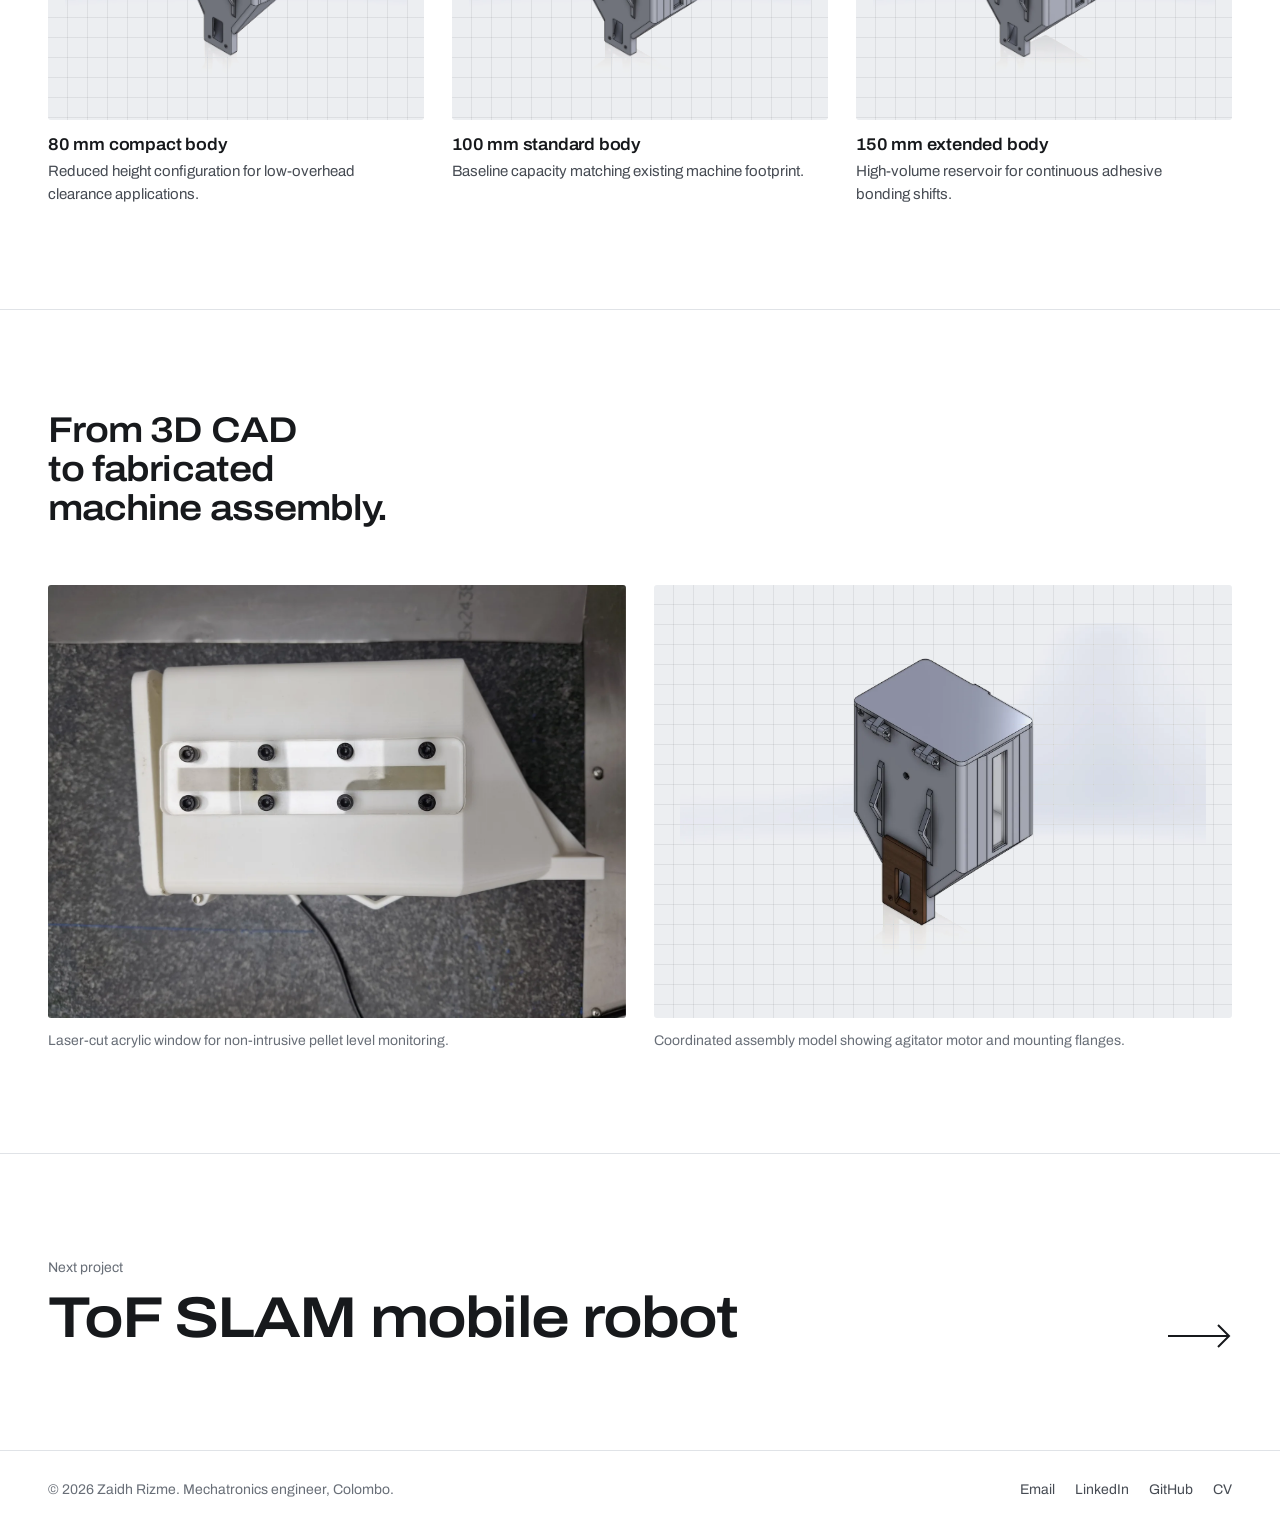
<file: flod-hopper.html>
<!doctype html>
<html lang="en">
<head>
    <meta charset="utf-8">
    <meta name="viewport" content="width=device-width, initial-scale=1">
    <title>FLOD hopper | Zaidh Rizme</title>
    <meta name="description" content="Case study: reverse-engineered FLOD glue-pellet hopper designed during industrial training at MAS Intimates by Zaidh Rizme.">
    <meta name="theme-color" content="#ffffff">
    <meta property="og:type" content="article">
    <meta property="og:title" content="FLOD hopper | Zaidh Rizme">
    <meta property="og:description" content="A configurable replacement hopper developed around an existing Flat Line On Demand machine to improve adhesive pellet flow, eliminate bridging, and add active motorized clearing.">
    <meta property="og:url" content="https://zaidh-mech.github.io/flod-hopper.html">
    <meta property="og:image" content="https://zaidh-mech.github.io/images/projects/hopper/hopper-cad.webp?v=20260808-3">
    <link rel="icon" href="favicon.ico" sizes="any">
    <link rel="icon" type="image/png" sizes="32x32" href="favicon-32x32.png">
    <link rel="apple-touch-icon" href="apple-touch-icon.png">
    <link rel="manifest" href="site.webmanifest">
    <link rel="preconnect" href="https://fonts.googleapis.com">
    <link rel="preconnect" href="https://fonts.gstatic.com" crossorigin>
    <link rel="stylesheet" href="https://fonts.googleapis.com/css2?family=Archivo:wdth,wght@62..125,100..900&amp;display=swap">
    <link rel="stylesheet" href="css/styles.css?v=20261120">
    <script>(function(d){d.classList.add('js');try{var t=localStorage.getItem('zr-theme');if(t==='dark'||t==='light')d.setAttribute('data-theme',t);}catch(e){}addEventListener('pagereveal',function(e){var v=e.viewTransition;if(v){v.ready.catch(function(){});v.updateCallbackDone.catch(function(){});}});})(document.documentElement);</script>
    <script src="js/main.js?v=20261120" defer></script>
</head>
<body class="page-case">
    <a class="skip-link" href="#main">Skip to content</a>

    <header class="site-header">
        <div class="wrap header-inner">
            <a class="wordmark" href="index.html">Zaidh Rizme</a>
            <nav class="site-nav" aria-label="Primary">
                <a href="work.html" aria-current="true">Work</a>
                <a href="about.html">About</a>
                <a href="contact.html">Contact</a>
                <a href="Zaidh-Rizme-CV.pdf" target="_blank" rel="noopener">CV</a>
            </nav>
            <div class="header-tools">
                <button class="theme-toggle" type="button" aria-label="Switch colour theme">
                    <svg viewBox="0 0 24 24" aria-hidden="true"><circle cx="12" cy="12" r="8.25" fill="none" stroke="currentColor" stroke-width="1.5"/><path d="M12 3.75a8.25 8.25 0 0 1 0 16.5z" fill="currentColor"/></svg>
                </button>
                <button class="menu-toggle" type="button" aria-expanded="false" aria-controls="mobile-menu">Menu</button>
            </div>
        </div>
    </header>

    <main id="main">
        <header class="case-head wrap">
            <a class="back-link intro" href="work.html">All projects</a>
            <p class="case-kicker intro" style="--i:1">Reverse engineering, industrial automation</p>
            <h1 class="intro" style="--i:2">FLOD glue-pellet hopper</h1>
            <p class="lede intro" style="--i:3">A configurable replacement hopper developed around an existing Flat Line On Demand machine to improve adhesive pellet flow, eliminate bridging, and add active motorized clearing.</p>
            <dl class="facts intro" style="--i:4">
                <div><dt>Context</dt><dd>MAS Intimates / Unichela</dd></div>
                <div><dt>Period</dt><dd>2025</dd></div>
                <div><dt>Role</dt><dd>Reverse engineering, CAD &amp; integration</dd></div>
                <div><dt>Tools</dt><dd>SolidWorks Configurations, 3D printing, controls</dd></div>
            </dl>
        </header>

        <figure class="case-cover wrap">
            <div class="plate plate--render" data-vt="hopper">
                <img src="images/projects/hopper/hopper-cad.webp?v=20260808-3" alt="SolidWorks assembly of the FLOD glue-pellet hopper" width="1600" height="1086" fetchpriority="high" decoding="async">
            </div>
        </figure>

        <section class="case-section" aria-labelledby="why-title">
            <div class="wrap split">
                <div class="split-head"><h2 id="why-title">Why it was designed</h2></div>
                <div class="prose">
                    <p class="lede">The existing FLOD machine needed a more dependable way to deliver hot-melt adhesive pellets into its screw and extrusion feeding system.</p>
                    <p>Production trials showed that inconsistent flow and pellet blockage could interrupt feeding. The replacement had to fit the existing machine without altering the supplier&rsquo;s core equipment, remain light enough for practical operator handling, and be straightforward to fabricate, commission and maintain.</p>
                    <blockquote class="pullquote">&ldquo;Production stoppages due to pellet bridging cost valuable line throughput. The replacement hopper introduced smooth internal funnels and active mechanical agitation within the exact original envelope.&rdquo;</blockquote>
                    <div class="notes">
                        <article><h3>Consistent feeding</h3><p>Guide pellets toward the screw inlet with fewer stagnant areas and a smoother outlet transition.</p></article>
                        <article><h3>Machine compatibility</h3><p>Preserve the existing mounting envelope and interfaces instead of redesigning the FLOD machine.</p></article>
                        <article><h3>Visual monitoring</h3><p>Allow operators to check pellet levels quickly without opening the hopper lid during production.</p></article>
                        <article><h3>Active clearing</h3><p>Integrate a compact agitator to clear bridging automatically without adding bulk or high power demands.</p></article>
                    </div>
                </div>
            </div>
        </section>

        <section class="case-section" aria-labelledby="requirements-title">
            <div class="wrap split">
                <div class="split-head"><h2 id="requirements-title">Design requirements</h2></div>
                <div class="prose">
                    <p>The hopper was developed against functional constraints derived directly from factory floor operation.</p>
                    <ul class="list">
                        <li>Maintain the physical mounting footprint, screw clearance and feed height.</li>
                        <li>Provide smooth internal funnel transitions to prevent pellet stagnation.</li>
                        <li>Integrate transparent inspection windows for fast optical level checks.</li>
                        <li>Fit an internal motor-driven agitator mechanism to break bridging.</li>
                        <li>Ensure tool-less access to internal components for rapid routine cleaning.</li>
                    </ul>
                </div>
            </div>
        </section>

        <section class="case-section" id="configurations" aria-labelledby="configurations-title">
            <div class="wrap">
                <div class="section-intro">
                    <h2 id="configurations-title">Parametric configurations for adaptable capacity.</h2>
                    <p>The hopper body was built using SolidWorks configurations to support varying machine heights and production volume demands while retaining common mounting features.</p>
                </div>
                <div class="gallery gallery--3">
                    <figure class="figure part">
                        <div class="plate plate--render ratio-photo"><img src="images/projects/hopper/config-body-80.webp" alt="80mm compact hopper configuration" width="1600" height="1059" loading="lazy" decoding="async"></div>
                        <figcaption><h3>80 mm compact body</h3><p>Reduced height configuration for low-overhead clearance applications.</p></figcaption>
                    </figure>
                    <figure class="figure part">
                        <div class="plate plate--render ratio-photo"><img src="images/projects/hopper/config-body-100.webp" alt="100mm baseline hopper configuration" width="1600" height="1059" loading="lazy" decoding="async"></div>
                        <figcaption><h3>100 mm standard body</h3><p>Baseline capacity matching existing machine footprint.</p></figcaption>
                    </figure>
                    <figure class="figure part">
                        <div class="plate plate--render ratio-photo"><img src="images/projects/hopper/config-body-150.webp" alt="150mm high-capacity hopper configuration" width="1600" height="1059" loading="lazy" decoding="async"></div>
                        <figcaption><h3>150 mm extended body</h3><p>High-volume reservoir for continuous adhesive bonding shifts.</p></figcaption>
                    </figure>
                </div>
            </div>
        </section>

        <section class="case-section" id="build" aria-labelledby="build-title">
            <div class="wrap">
                <div class="section-intro">
                    <h2 id="build-title">From 3D CAD to fabricated machine assembly.</h2>
                </div>
                <div class="gallery">
                    <figure class="figure">
                        <div class="plate ratio-photo"><img src="images/projects/hopper/photo-side-window.webp" alt="Transparent acrylic pellet-level window" width="1600" height="1200" loading="lazy" decoding="async"></div>
                        <figcaption>Laser-cut acrylic window for non-intrusive pellet level monitoring.</figcaption>
                    </figure>
                    <figure class="figure">
                        <div class="plate plate--render ratio-photo"><img src="images/projects/hopper/hopper-cad.webp?v=20260808-3" alt="Complete SolidWorks assembly model" width="1600" height="1086" loading="lazy" decoding="async"></div>
                        <figcaption>Coordinated assembly model showing agitator motor and mounting flanges.</figcaption>
                    </figure>
                </div>
            </div>
        </section>

        <nav class="next-case" aria-label="Next project">
            <div class="wrap">
                <a href="tof-slam.html">
                    <span><span class="next-label">Next project</span><span class="next-title">ToF SLAM mobile robot</span></span>
                    <svg class="next-arrow" viewBox="0 0 64 24" aria-hidden="true"><path d="M0 12h61M50 1l11 11-11 11" fill="none" stroke="currentColor" stroke-width="2"/></svg>
                </a>
            </div>
        </nav>
    </main>

    <footer class="site-footer">
        <div class="wrap footer-inner">
            <p>&copy; <span data-year>2026</span> Zaidh Rizme. Mechatronics engineer, Colombo.</p>
            <ul class="footer-links">
                <li><a href="mailto:rizme.zaidh@gmail.com">Email</a></li>
                <li><a href="https://www.linkedin.com/in/zaidhriz/" target="_blank" rel="noopener">LinkedIn</a></li>
                <li><a href="https://github.com/zaidh-mech" target="_blank" rel="noopener">GitHub</a></li>
                <li><a href="Zaidh-Rizme-CV.pdf" target="_blank" rel="noopener">CV</a></li>
            </ul>
        </div>
    </footer>
</body>
</html>
</file>
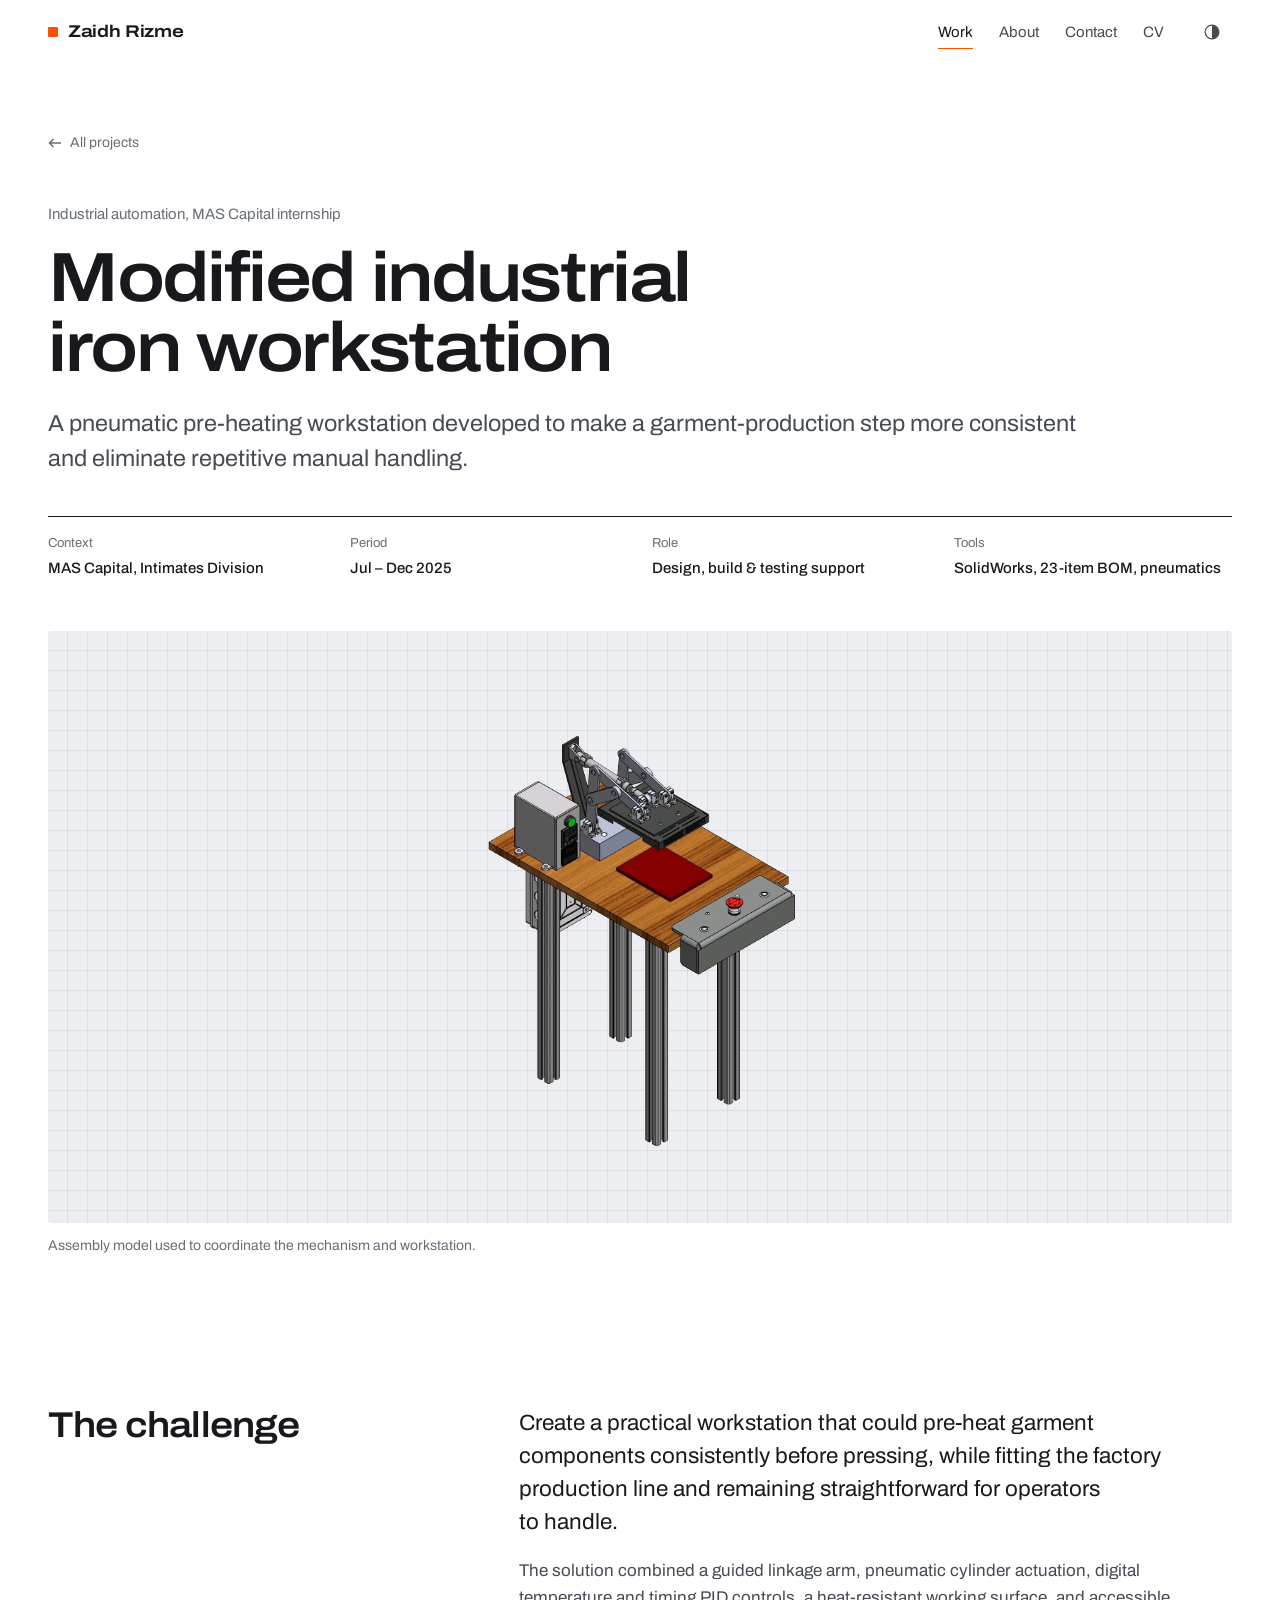
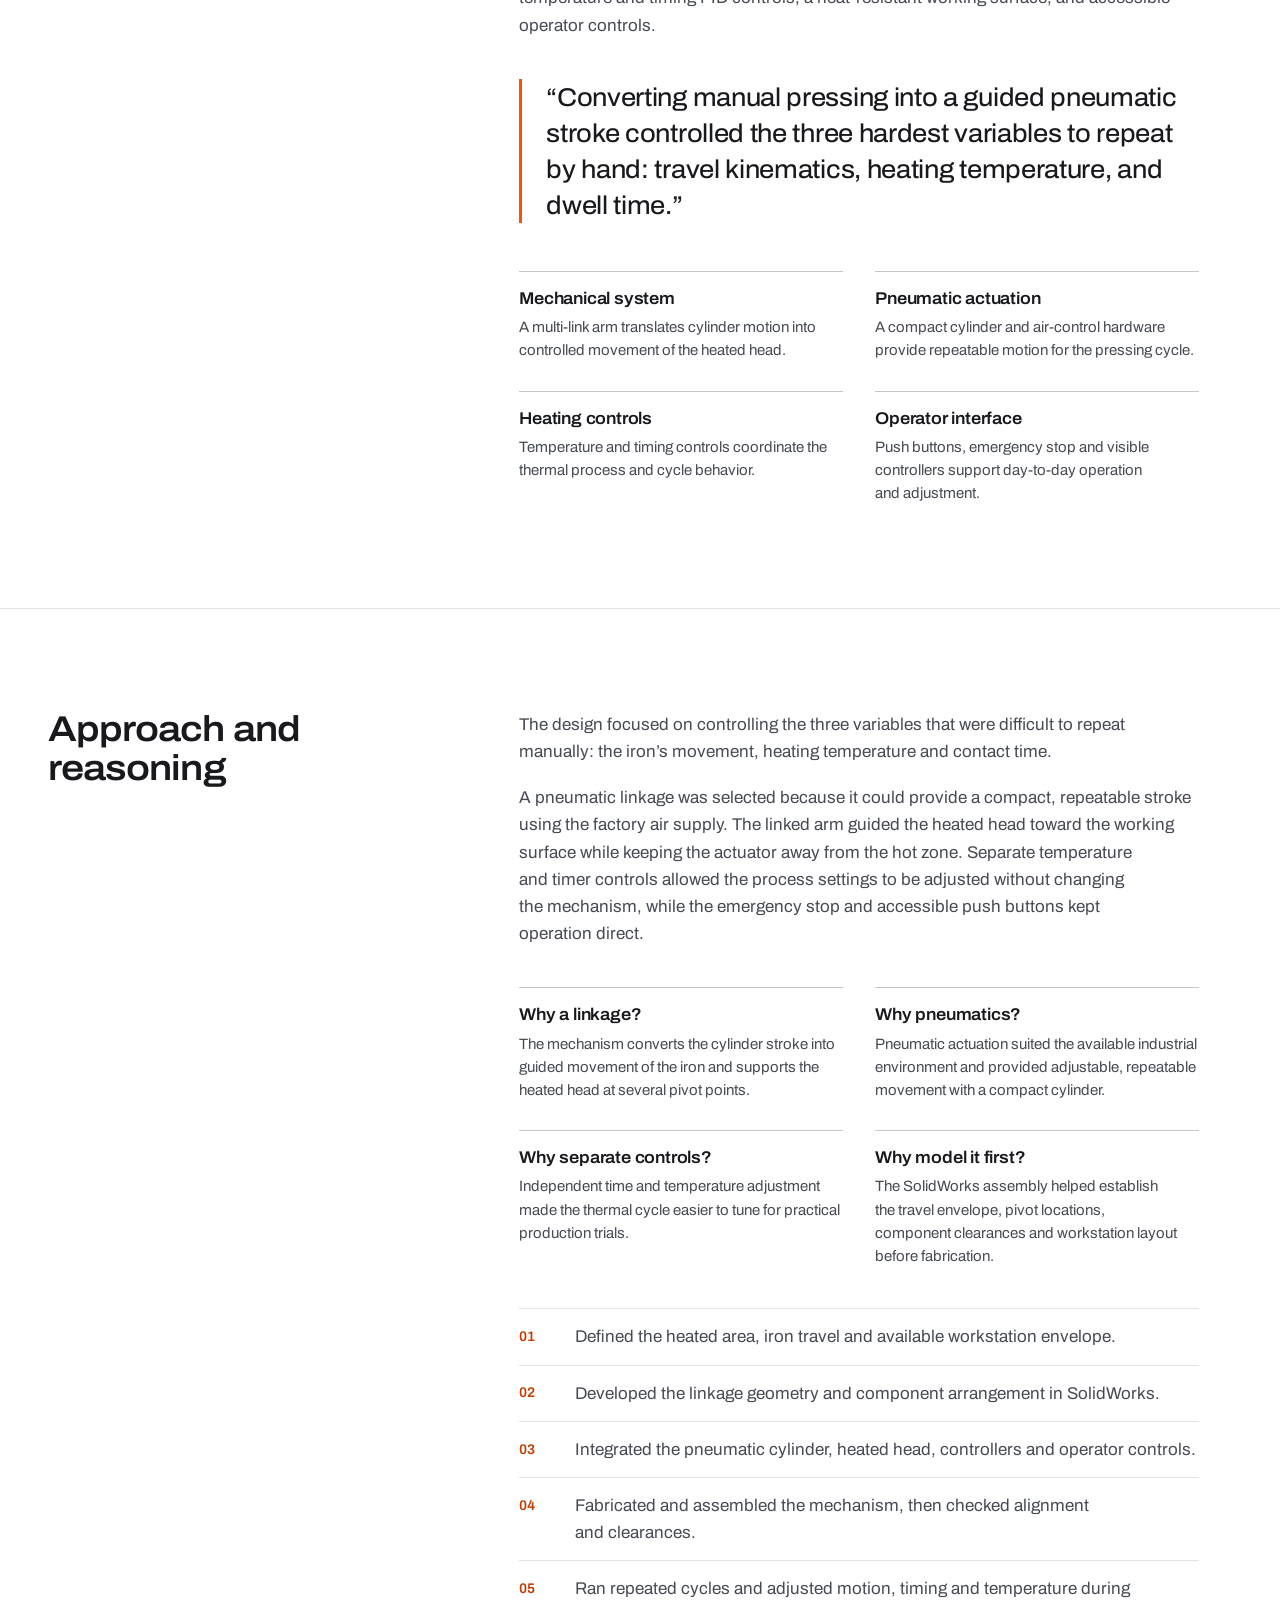
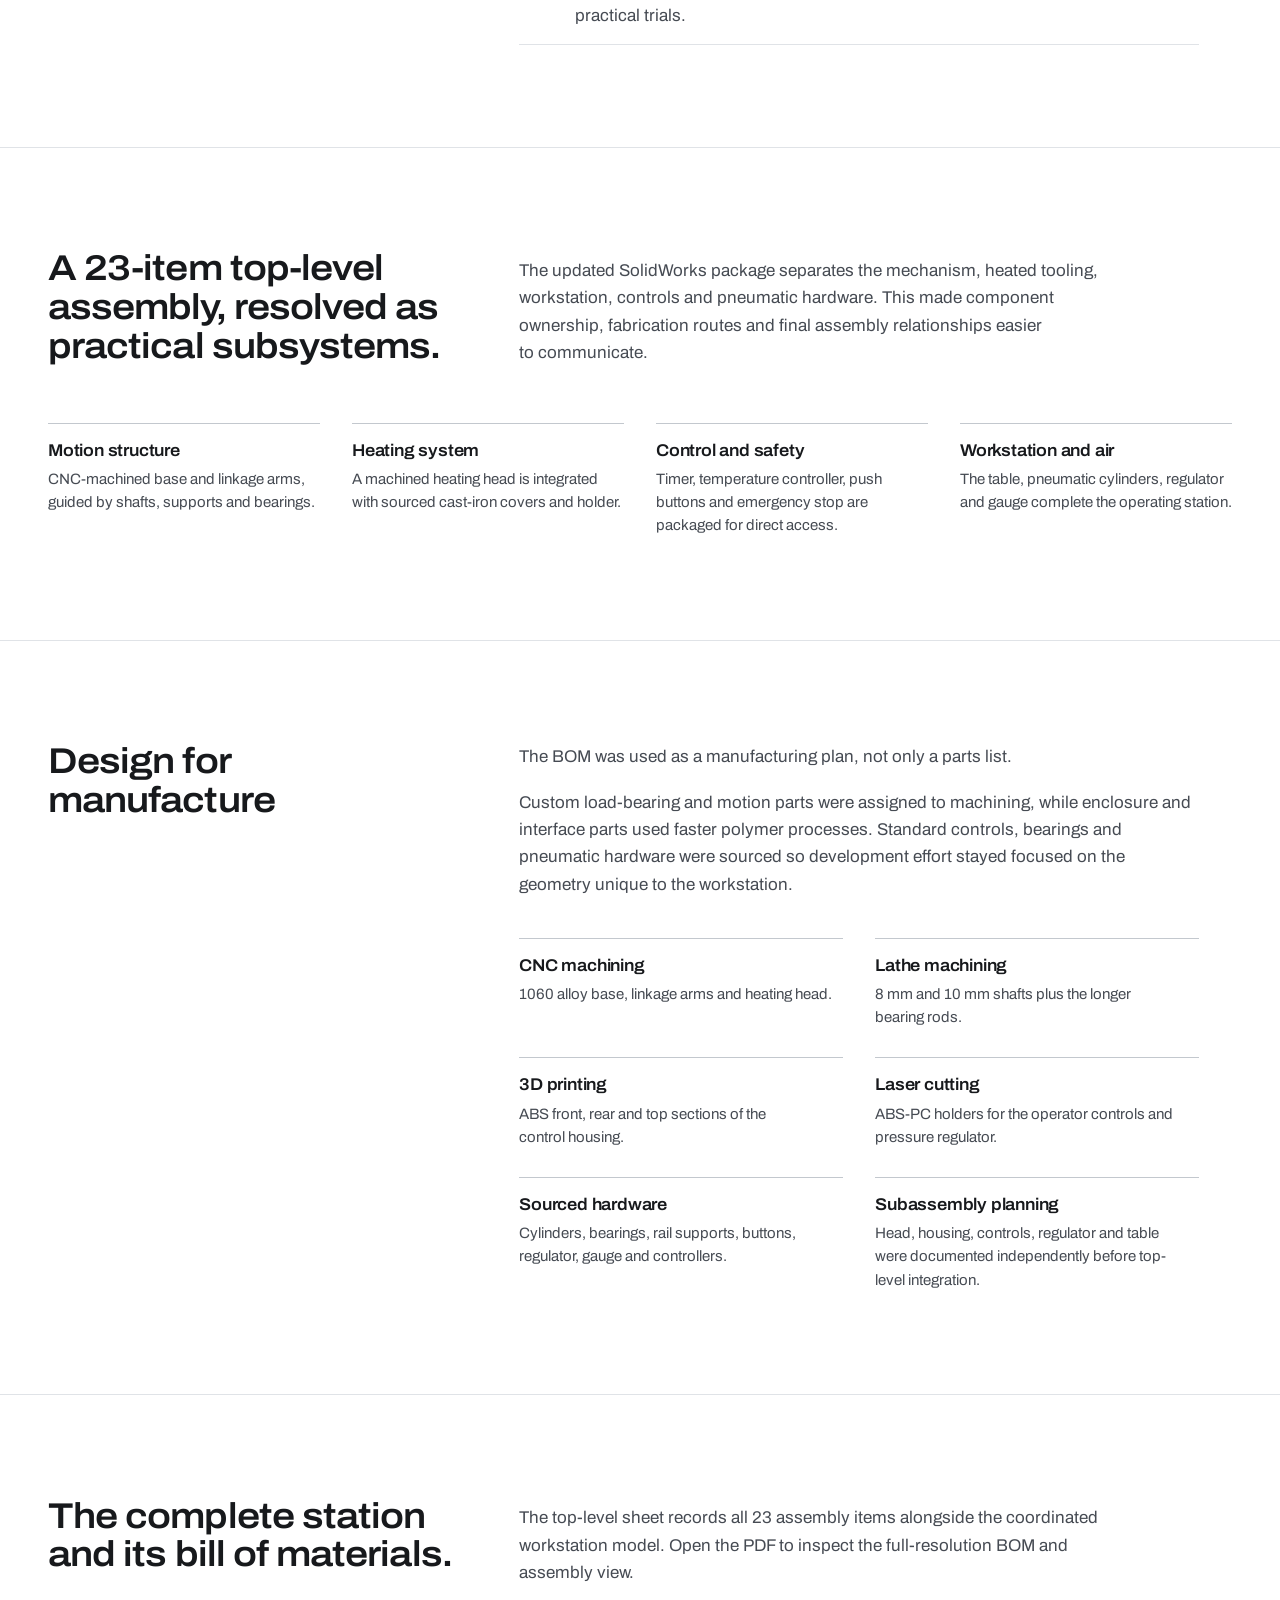
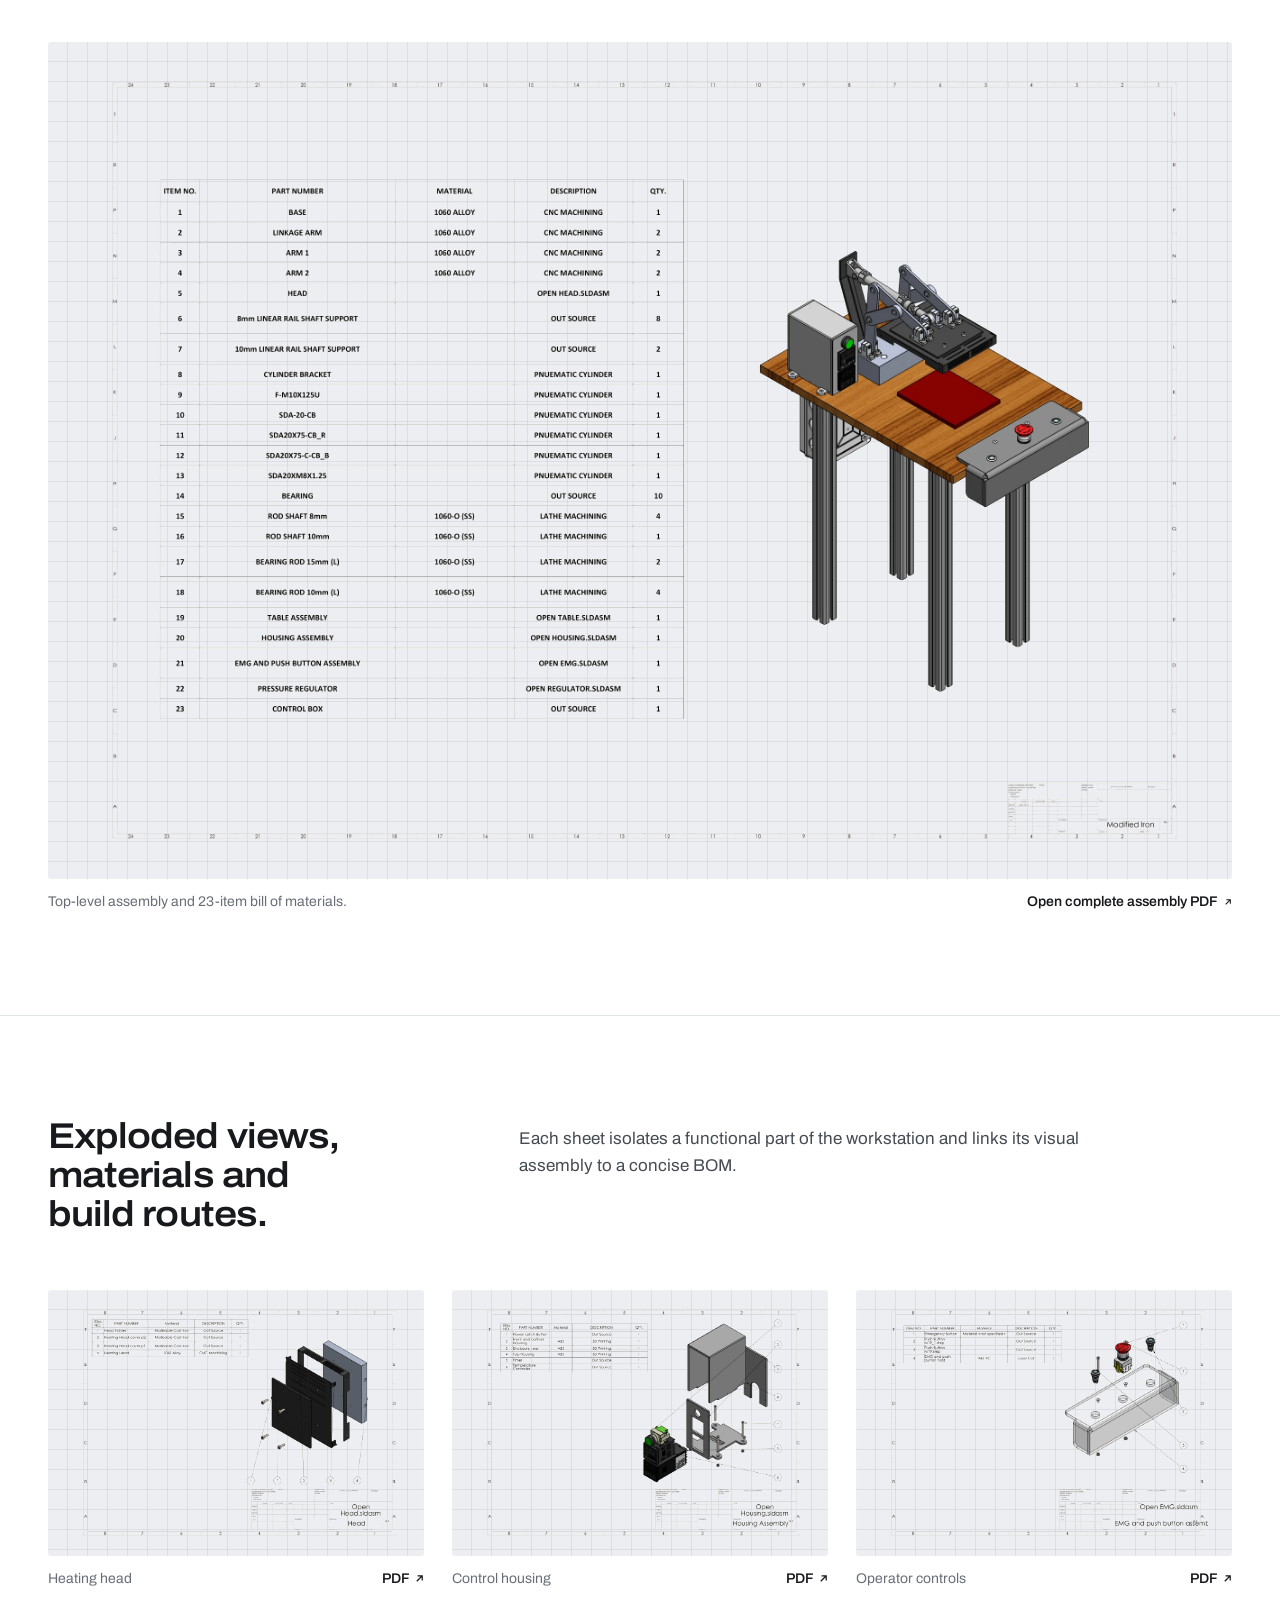
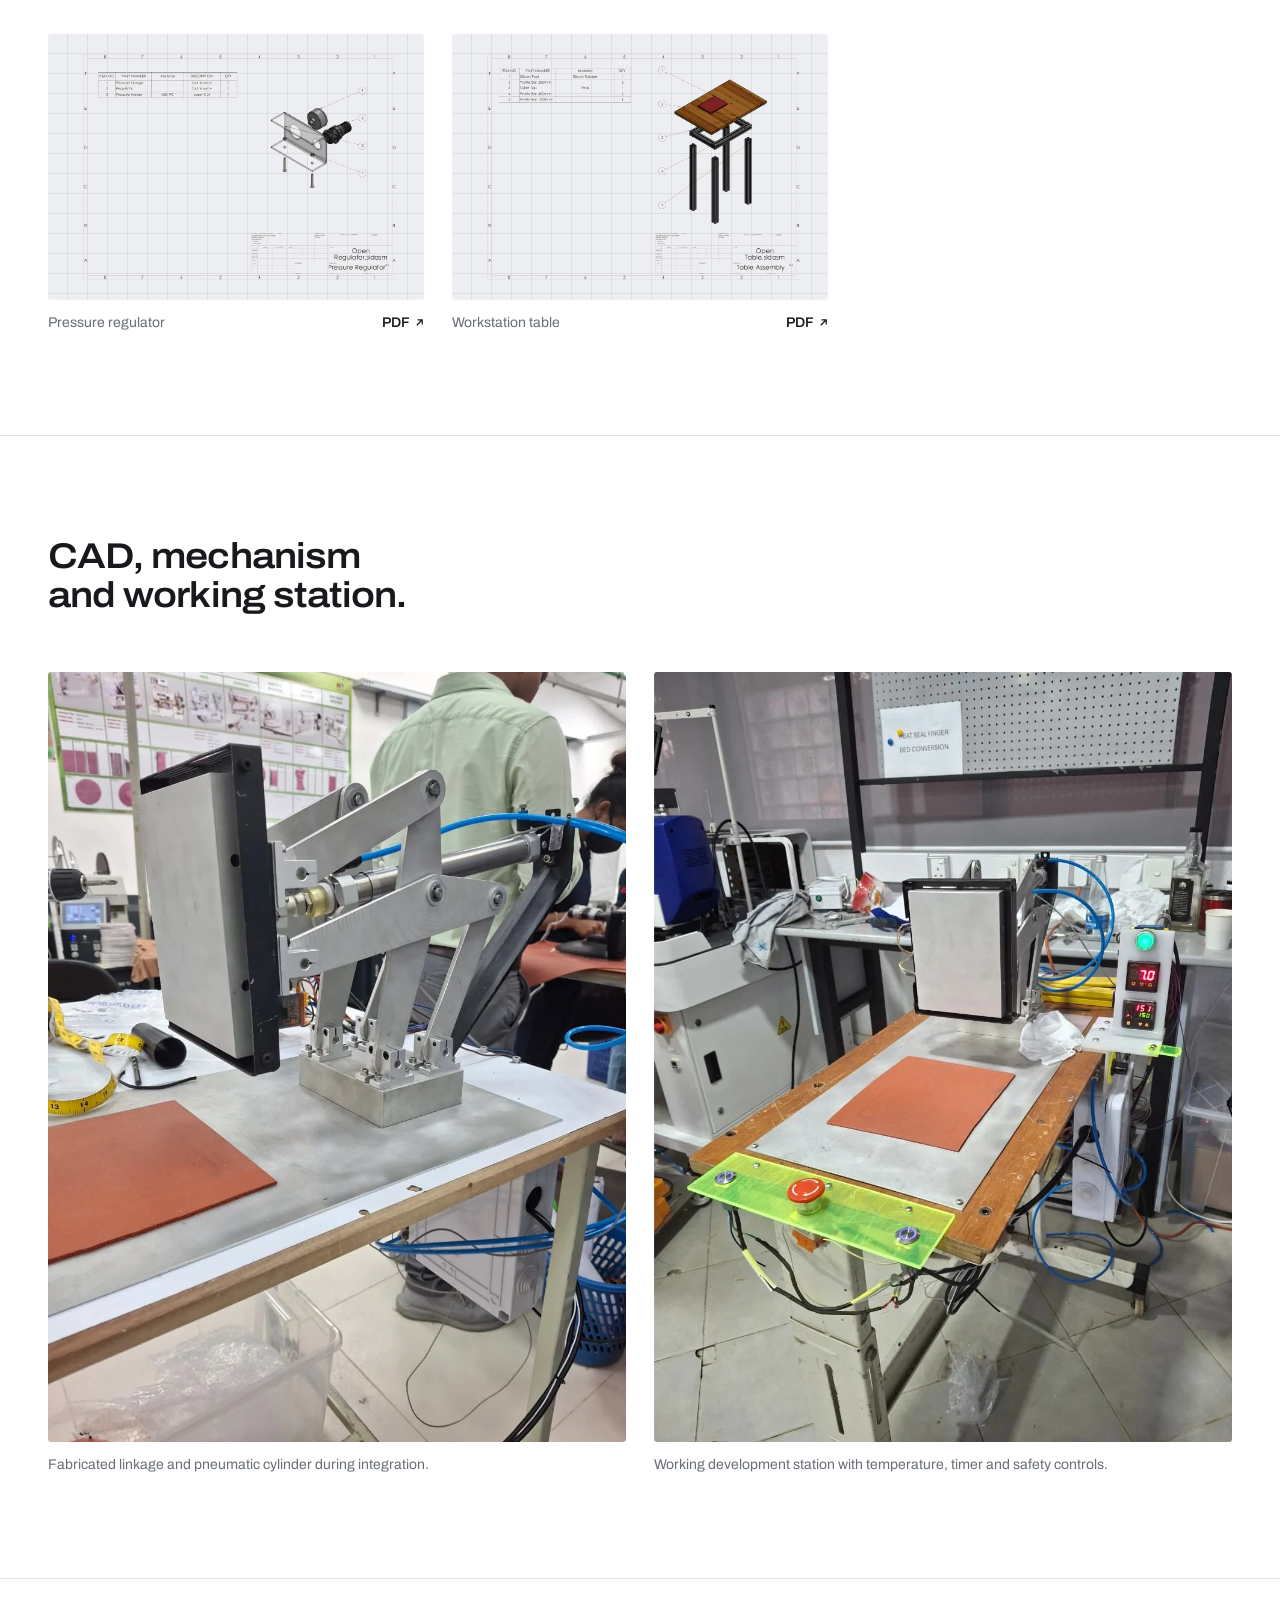
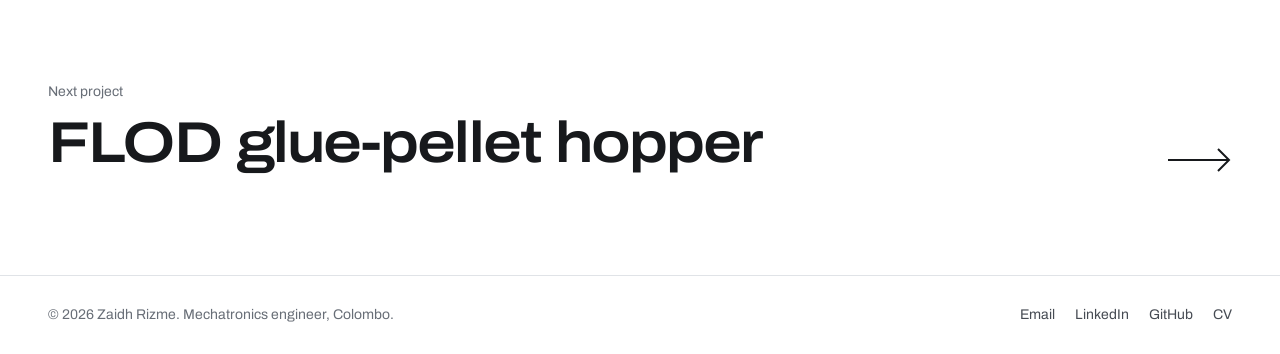
<file: modified-iron.html>
<!doctype html>
<html lang="en">
<head>
    <meta charset="utf-8">
    <meta name="viewport" content="width=device-width, initial-scale=1">
    <title>Modified industrial iron | Zaidh Rizme</title>
    <meta name="description" content="Case study: modified industrial iron automation project completed during industrial training at MAS Capital by Zaidh Rizme.">
    <meta name="theme-color" content="#ffffff">
    <meta property="og:type" content="article">
    <meta property="og:title" content="Modified industrial iron | Zaidh Rizme">
    <meta property="og:description" content="A pneumatic pre-heating workstation developed to make a garment-production step more consistent and eliminate repetitive manual handling.">
    <meta property="og:url" content="https://zaidh-mech.github.io/modified-iron.html">
    <meta property="og:image" content="https://zaidh-mech.github.io/images/projects/iron/iron-cad.webp">
    <link rel="icon" href="favicon.ico" sizes="any">
    <link rel="icon" type="image/png" sizes="32x32" href="favicon-32x32.png">
    <link rel="apple-touch-icon" href="apple-touch-icon.png">
    <link rel="manifest" href="site.webmanifest">
    <link rel="preconnect" href="https://fonts.googleapis.com">
    <link rel="preconnect" href="https://fonts.gstatic.com" crossorigin>
    <link rel="stylesheet" href="https://fonts.googleapis.com/css2?family=Archivo:wdth,wght@62..125,100..900&amp;display=swap">
    <link rel="stylesheet" href="css/styles.css?v=20261120">
    <script>(function(d){d.classList.add('js');try{var t=localStorage.getItem('zr-theme');if(t==='dark'||t==='light')d.setAttribute('data-theme',t);}catch(e){}addEventListener('pagereveal',function(e){var v=e.viewTransition;if(v){v.ready.catch(function(){});v.updateCallbackDone.catch(function(){});}});})(document.documentElement);</script>
    <script src="js/main.js?v=20261120" defer></script>
</head>
<body class="page-case">
    <a class="skip-link" href="#main">Skip to content</a>

    <header class="site-header">
        <div class="wrap header-inner">
            <a class="wordmark" href="index.html">Zaidh Rizme</a>
            <nav class="site-nav" aria-label="Primary">
                <a href="work.html" aria-current="true">Work</a>
                <a href="about.html">About</a>
                <a href="contact.html">Contact</a>
                <a href="Zaidh-Rizme-CV.pdf" target="_blank" rel="noopener">CV</a>
            </nav>
            <div class="header-tools">
                <button class="theme-toggle" type="button" aria-label="Switch colour theme">
                    <svg viewBox="0 0 24 24" aria-hidden="true"><circle cx="12" cy="12" r="8.25" fill="none" stroke="currentColor" stroke-width="1.5"/><path d="M12 3.75a8.25 8.25 0 0 1 0 16.5z" fill="currentColor"/></svg>
                </button>
                <button class="menu-toggle" type="button" aria-expanded="false" aria-controls="mobile-menu">Menu</button>
            </div>
        </div>
    </header>

    <main id="main">
        <header class="case-head wrap">
            <a class="back-link intro" href="work.html">All projects</a>
            <p class="case-kicker intro" style="--i:1">Industrial automation, MAS Capital internship</p>
            <h1 class="intro" style="--i:2">Modified industrial iron workstation</h1>
            <p class="lede intro" style="--i:3">A pneumatic pre-heating workstation developed to make a garment-production step more consistent and eliminate repetitive manual handling.</p>
            <dl class="facts intro" style="--i:4">
                <div><dt>Context</dt><dd>MAS Capital, Intimates Division</dd></div>
                <div><dt>Period</dt><dd>Jul &ndash; Dec 2025</dd></div>
                <div><dt>Role</dt><dd>Design, build &amp; testing support</dd></div>
                <div><dt>Tools</dt><dd>SolidWorks, 23-item BOM, pneumatics</dd></div>
            </dl>
        </header>

        <figure class="case-cover figure wrap">
            <div class="plate plate--render" data-vt="iron">
                <img src="images/projects/iron/iron-cad.webp" alt="Complete CAD assembly of the modified iron" width="1080" height="1471" fetchpriority="high" decoding="async">
            </div>
            <figcaption>Assembly model used to coordinate the mechanism and workstation.</figcaption>
        </figure>

        <section class="case-section" aria-labelledby="challenge-title">
            <div class="wrap split">
                <div class="split-head"><h2 id="challenge-title">The challenge</h2></div>
                <div class="prose">
                    <p class="lede">Create a practical workstation that could pre-heat garment components consistently before pressing, while fitting the factory production line and remaining straightforward for operators to handle.</p>
                    <p>The solution combined a guided linkage arm, pneumatic cylinder actuation, digital temperature and timing PID controls, a heat-resistant working surface, and accessible operator controls.</p>
                    <blockquote class="pullquote">&ldquo;Converting manual pressing into a guided pneumatic stroke controlled the three hardest variables to repeat by hand: travel kinematics, heating temperature, and dwell time.&rdquo;</blockquote>
                    <div class="notes">
                        <article><h3>Mechanical system</h3><p>A multi-link arm translates cylinder motion into controlled movement of the heated head.</p></article>
                        <article><h3>Pneumatic actuation</h3><p>A compact cylinder and air-control hardware provide repeatable motion for the pressing cycle.</p></article>
                        <article><h3>Heating controls</h3><p>Temperature and timing controls coordinate the thermal process and cycle behavior.</p></article>
                        <article><h3>Operator interface</h3><p>Push buttons, emergency stop and visible controllers support day-to-day operation and adjustment.</p></article>
                    </div>
                </div>
            </div>
        </section>

        <section class="case-section" aria-labelledby="approach-title">
            <div class="wrap split">
                <div class="split-head"><h2 id="approach-title">Approach and reasoning</h2></div>
                <div class="prose">
                    <p>The design focused on controlling the three variables that were difficult to repeat manually: the iron&rsquo;s movement, heating temperature and contact time.</p>
                    <p>A pneumatic linkage was selected because it could provide a compact, repeatable stroke using the factory air supply. The linked arm guided the heated head toward the working surface while keeping the actuator away from the hot zone. Separate temperature and timer controls allowed the process settings to be adjusted without changing the mechanism, while the emergency stop and accessible push buttons kept operation direct.</p>
                    <div class="notes">
                        <article><h3>Why a linkage?</h3><p>The mechanism converts the cylinder stroke into guided movement of the iron and supports the heated head at several pivot points.</p></article>
                        <article><h3>Why pneumatics?</h3><p>Pneumatic actuation suited the available industrial environment and provided adjustable, repeatable movement with a compact cylinder.</p></article>
                        <article><h3>Why separate controls?</h3><p>Independent time and temperature adjustment made the thermal cycle easier to tune for practical production trials.</p></article>
                        <article><h3>Why model it first?</h3><p>The SolidWorks assembly helped establish the travel envelope, pivot locations, component clearances and workstation layout before fabrication.</p></article>
                    </div>
                    <ol class="steps">
                        <li>Defined the heated area, iron travel and available workstation envelope.</li>
                        <li>Developed the linkage geometry and component arrangement in SolidWorks.</li>
                        <li>Integrated the pneumatic cylinder, heated head, controllers and operator controls.</li>
                        <li>Fabricated and assembled the mechanism, then checked alignment and clearances.</li>
                        <li>Ran repeated cycles and adjusted motion, timing and temperature during practical trials.</li>
                    </ol>
                </div>
            </div>
        </section>

        <section class="case-section" aria-labelledby="subsystems-title">
            <div class="wrap">
                <div class="section-intro">
                    <h2 id="subsystems-title">A 23-item top-level assembly, resolved as practical subsystems.</h2>
                    <p>The updated SolidWorks package separates the mechanism, heated tooling, workstation, controls and pneumatic hardware. This made component ownership, fabrication routes and final assembly relationships easier to communicate.</p>
                </div>
                <div class="notes notes--4">
                    <article><h3>Motion structure</h3><p>CNC-machined base and linkage arms, guided by shafts, supports and bearings.</p></article>
                    <article><h3>Heating system</h3><p>A machined heating head is integrated with sourced cast-iron covers and holder.</p></article>
                    <article><h3>Control and safety</h3><p>Timer, temperature controller, push buttons and emergency stop are packaged for direct access.</p></article>
                    <article><h3>Workstation and air</h3><p>The table, pneumatic cylinders, regulator and gauge complete the operating station.</p></article>
                </div>
            </div>
        </section>

        <section class="case-section" aria-labelledby="dfm-title">
            <div class="wrap split">
                <div class="split-head"><h2 id="dfm-title">Design for manufacture</h2></div>
                <div class="prose">
                    <p>The BOM was used as a manufacturing plan, not only a parts list.</p>
                    <p>Custom load-bearing and motion parts were assigned to machining, while enclosure and interface parts used faster polymer processes. Standard controls, bearings and pneumatic hardware were sourced so development effort stayed focused on the geometry unique to the workstation.</p>
                    <div class="notes">
                        <article><h3>CNC machining</h3><p>1060 alloy base, linkage arms and heating head.</p></article>
                        <article><h3>Lathe machining</h3><p>8 mm and 10 mm shafts plus the longer bearing rods.</p></article>
                        <article><h3>3D printing</h3><p>ABS front, rear and top sections of the control housing.</p></article>
                        <article><h3>Laser cutting</h3><p>ABS-PC holders for the operator controls and pressure regulator.</p></article>
                        <article><h3>Sourced hardware</h3><p>Cylinders, bearings, rail supports, buttons, regulator, gauge and controllers.</p></article>
                        <article><h3>Subassembly planning</h3><p>Head, housing, controls, regulator and table were documented independently before top-level integration.</p></article>
                    </div>
                </div>
            </div>
        </section>

        <section class="case-section" aria-labelledby="assembly-title">
            <div class="wrap">
                <div class="section-intro">
                    <h2 id="assembly-title">The complete station and its bill of materials.</h2>
                    <p>The top-level sheet records all 23 assembly items alongside the coordinated workstation model. Open the PDF to inspect the full-resolution BOM and assembly view.</p>
                </div>
                <figure class="figure">
                    <a class="doc-link" href="documents/iron/modified-iron-assembly.pdf" target="_blank" rel="noopener">
                        <div class="plate plate--render ratio-sheet"><img src="images/projects/iron/drawings/assembly-bom.webp" alt="Top-level modified iron assembly and 23-item bill of materials" width="2400" height="1698" loading="lazy" decoding="async"></div>
                        <span class="doc-link-label"><span>Top-level assembly and 23-item bill of materials.</span><span class="open is-ext">Open complete assembly PDF</span></span>
                    </a>
                </figure>
            </div>
        </section>

        <section class="case-section" aria-labelledby="subassemblies-title">
            <div class="wrap">
                <div class="section-intro">
                    <h2 id="subassemblies-title">Exploded views, materials and build routes.</h2>
                    <p>Each sheet isolates a functional part of the workstation and links its visual assembly to a concise BOM.</p>
                </div>
                <div class="gallery gallery--3">
                    <figure class="figure">
                        <a class="doc-link" href="documents/iron/heating-head.pdf" target="_blank" rel="noopener">
                            <div class="plate plate--render ratio-sheet"><img src="images/projects/iron/drawings/heating-head.webp" alt="Exploded heating head assembly and bill of materials" width="1800" height="1273" loading="lazy" decoding="async"></div>
                            <span class="doc-link-label"><span>Heating head</span><span class="open is-ext">PDF</span></span>
                        </a>
                    </figure>
                    <figure class="figure">
                        <a class="doc-link" href="documents/iron/control-housing.pdf" target="_blank" rel="noopener">
                            <div class="plate plate--render ratio-sheet"><img src="images/projects/iron/drawings/control-housing.webp" alt="Exploded control housing assembly and bill of materials" width="1800" height="1273" loading="lazy" decoding="async"></div>
                            <span class="doc-link-label"><span>Control housing</span><span class="open is-ext">PDF</span></span>
                        </a>
                    </figure>
                    <figure class="figure">
                        <a class="doc-link" href="documents/iron/operator-controls.pdf" target="_blank" rel="noopener">
                            <div class="plate plate--render ratio-sheet"><img src="images/projects/iron/drawings/operator-controls.webp" alt="Exploded emergency stop and push-button assembly" width="1800" height="1273" loading="lazy" decoding="async"></div>
                            <span class="doc-link-label"><span>Operator controls</span><span class="open is-ext">PDF</span></span>
                        </a>
                    </figure>
                    <figure class="figure">
                        <a class="doc-link" href="documents/iron/pressure-regulator.pdf" target="_blank" rel="noopener">
                            <div class="plate plate--render ratio-sheet"><img src="images/projects/iron/drawings/pressure-regulator.webp" alt="Exploded pressure regulator, gauge and holder assembly" width="1800" height="1273" loading="lazy" decoding="async"></div>
                            <span class="doc-link-label"><span>Pressure regulator</span><span class="open is-ext">PDF</span></span>
                        </a>
                    </figure>
                    <figure class="figure">
                        <a class="doc-link" href="documents/iron/workstation-table.pdf" target="_blank" rel="noopener">
                            <div class="plate plate--render ratio-sheet"><img src="images/projects/iron/drawings/workstation-table.webp" alt="Exploded workstation table and bill of materials" width="1800" height="1273" loading="lazy" decoding="async"></div>
                            <span class="doc-link-label"><span>Workstation table</span><span class="open is-ext">PDF</span></span>
                        </a>
                    </figure>
                </div>
            </div>
        </section>

        <section class="case-section" aria-labelledby="build-title">
            <div class="wrap">
                <div class="section-intro">
                    <h2 id="build-title">CAD, mechanism and working station.</h2>
                </div>
                <div class="gallery">
                    <figure class="figure">
                        <div class="plate ratio-portrait"><img src="images/projects/iron/iron-prototype.webp" alt="Fabricated pneumatic linkage mechanism" width="960" height="1280" loading="lazy" decoding="async"></div>
                        <figcaption>Fabricated linkage and pneumatic cylinder during integration.</figcaption>
                    </figure>
                    <figure class="figure">
                        <div class="plate ratio-portrait"><img src="images/projects/iron/iron-station.webp" alt="Completed modified iron workstation with controls" width="960" height="1280" loading="lazy" decoding="async"></div>
                        <figcaption>Working development station with temperature, timer and safety controls.</figcaption>
                    </figure>
                </div>
            </div>
        </section>

        <nav class="next-case" aria-label="Next project">
            <div class="wrap">
                <a href="flod-hopper.html">
                    <span><span class="next-label">Next project</span><span class="next-title">FLOD glue-pellet hopper</span></span>
                    <svg class="next-arrow" viewBox="0 0 64 24" aria-hidden="true"><path d="M0 12h61M50 1l11 11-11 11" fill="none" stroke="currentColor" stroke-width="2"/></svg>
                </a>
            </div>
        </nav>
    </main>

    <footer class="site-footer">
        <div class="wrap footer-inner">
            <p>&copy; <span data-year>2026</span> Zaidh Rizme. Mechatronics engineer, Colombo.</p>
            <ul class="footer-links">
                <li><a href="mailto:rizme.zaidh@gmail.com">Email</a></li>
                <li><a href="https://www.linkedin.com/in/zaidhriz/" target="_blank" rel="noopener">LinkedIn</a></li>
                <li><a href="https://github.com/zaidh-mech" target="_blank" rel="noopener">GitHub</a></li>
                <li><a href="Zaidh-Rizme-CV.pdf" target="_blank" rel="noopener">CV</a></li>
            </ul>
        </div>
    </footer>
</body>
</html>
</file>
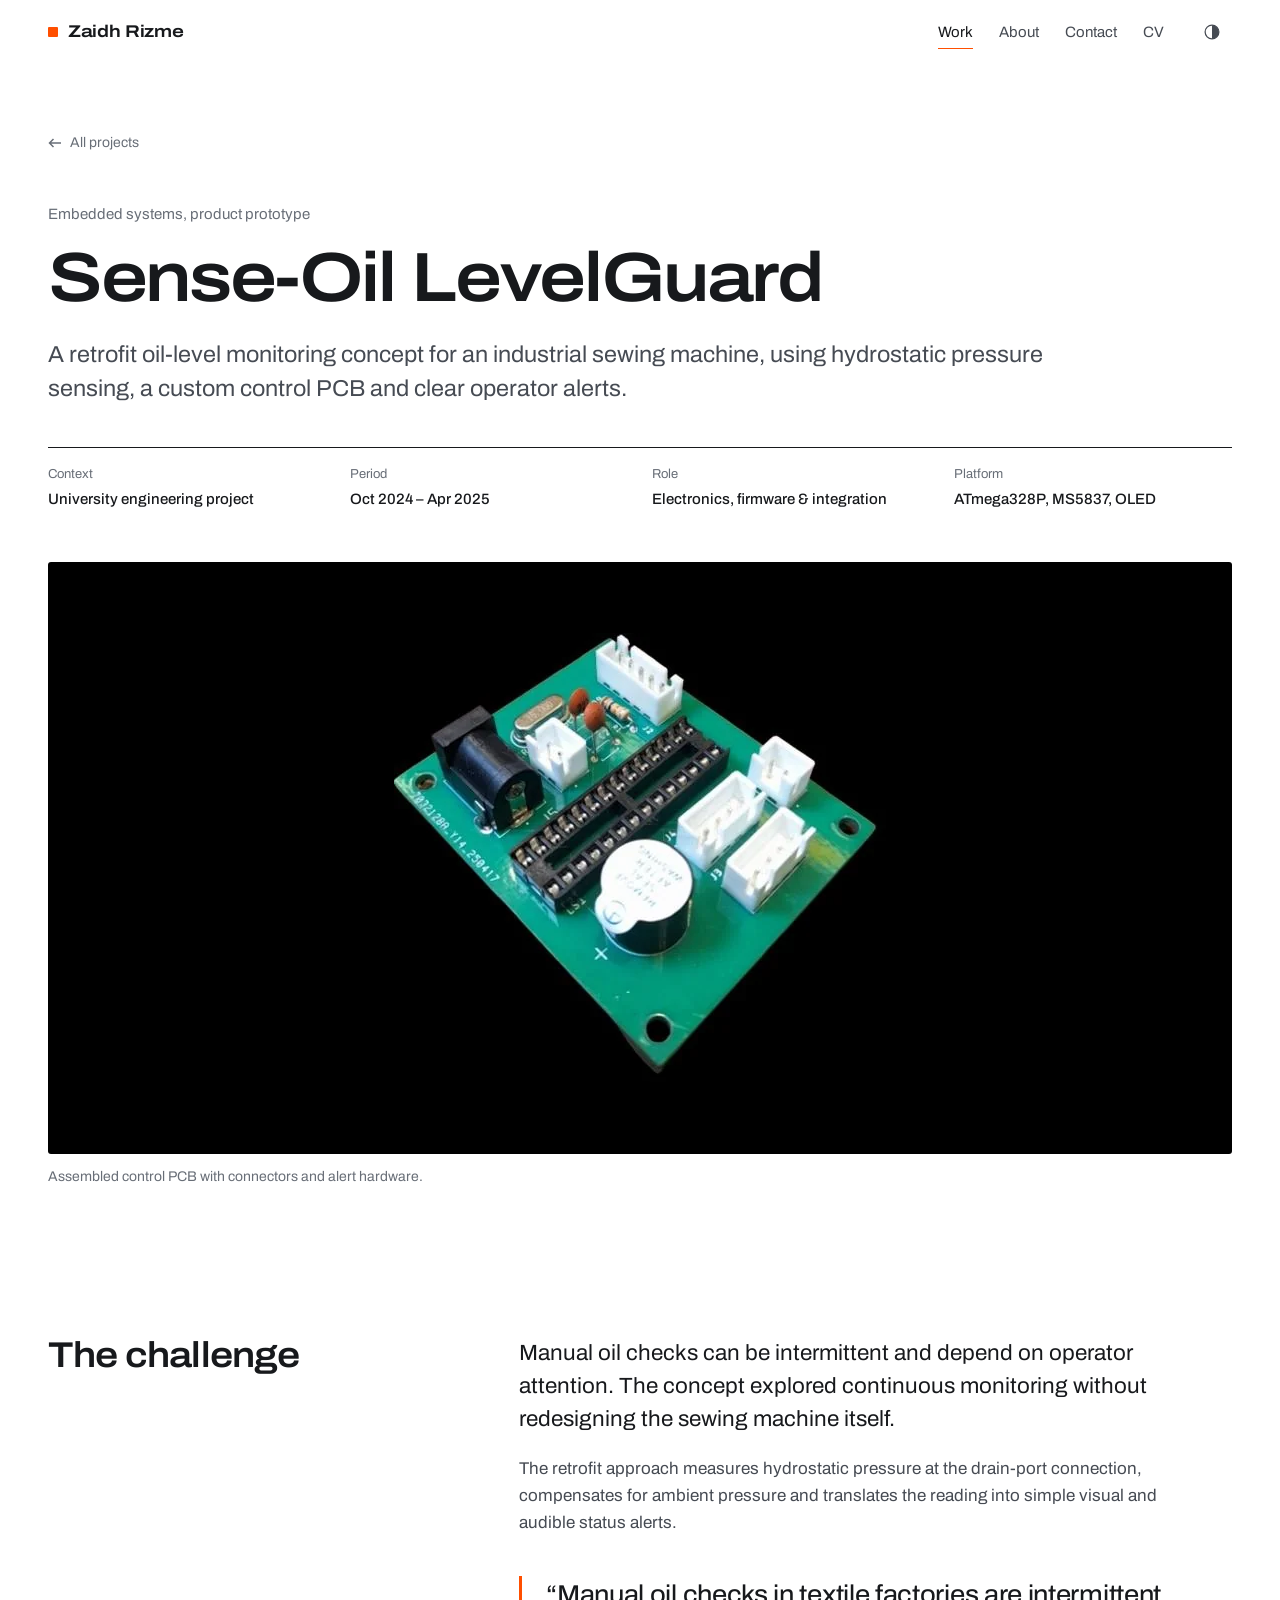
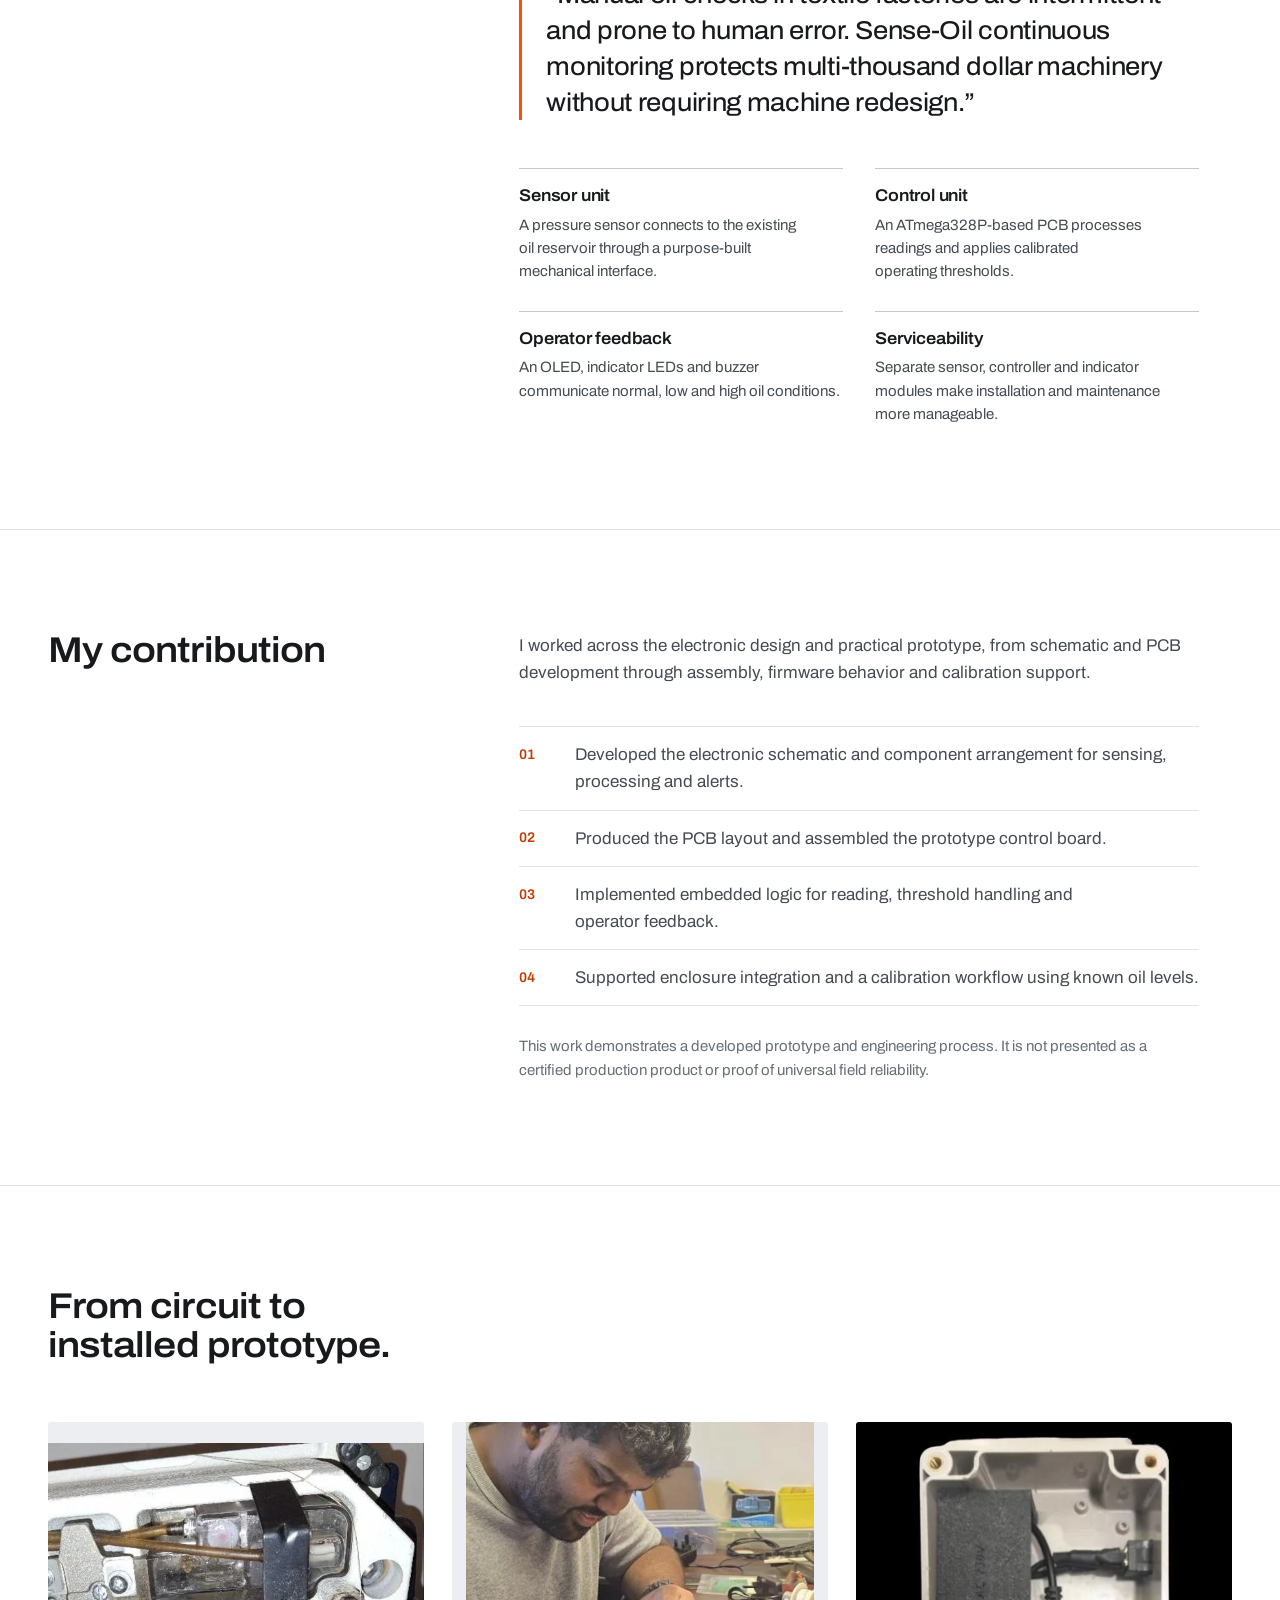
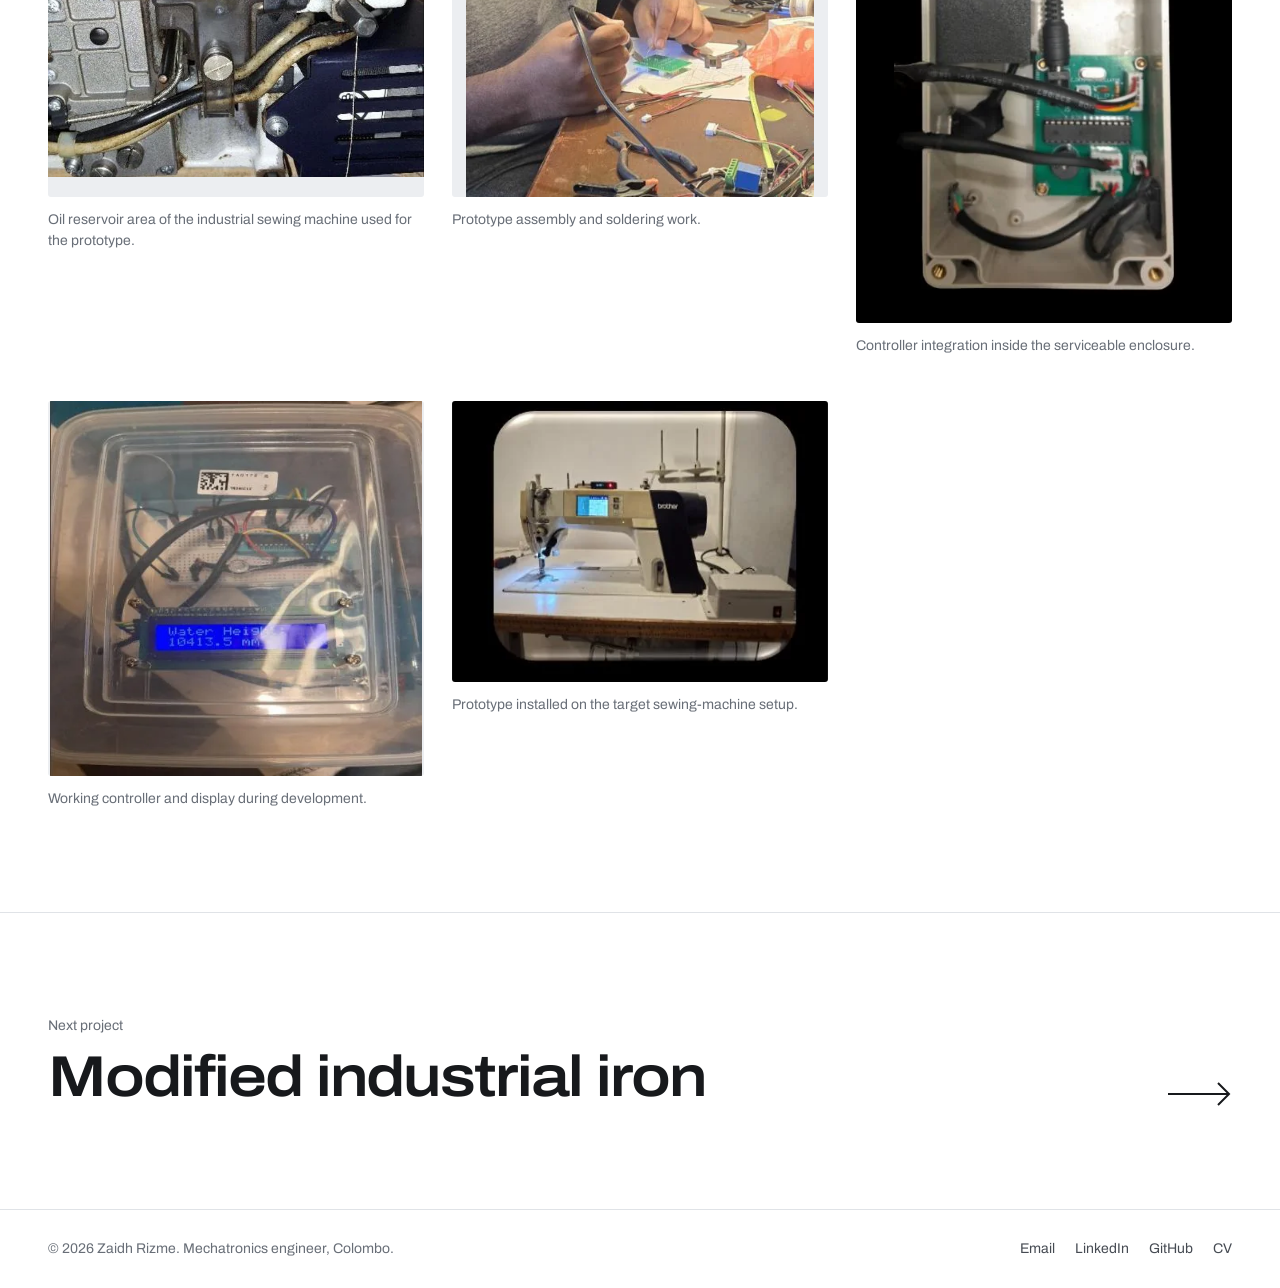
<file: sense-oil.html>
<!doctype html>
<html lang="en">
<head>
    <meta charset="utf-8">
    <meta name="viewport" content="width=device-width, initial-scale=1">
    <title>Sense-Oil LevelGuard | Zaidh Rizme</title>
    <meta name="description" content="Case study: Sense-Oil LevelGuard industrial oil-level monitoring prototype by Zaidh Rizme.">
    <meta name="theme-color" content="#ffffff">
    <meta property="og:type" content="article">
    <meta property="og:title" content="Sense-Oil LevelGuard | Zaidh Rizme">
    <meta property="og:description" content="A retrofit oil-level monitoring concept for an industrial sewing machine, using hydrostatic pressure sensing, a custom control PCB and clear operator alerts.">
    <meta property="og:url" content="https://zaidh-mech.github.io/sense-oil.html">
    <meta property="og:image" content="https://zaidh-mech.github.io/images/projects/oil/oil-pcb.webp">
    <link rel="icon" href="favicon.ico" sizes="any">
    <link rel="icon" type="image/png" sizes="32x32" href="favicon-32x32.png">
    <link rel="apple-touch-icon" href="apple-touch-icon.png">
    <link rel="manifest" href="site.webmanifest">
    <link rel="preconnect" href="https://fonts.googleapis.com">
    <link rel="preconnect" href="https://fonts.gstatic.com" crossorigin>
    <link rel="stylesheet" href="https://fonts.googleapis.com/css2?family=Archivo:wdth,wght@62..125,100..900&amp;display=swap">
    <link rel="stylesheet" href="css/styles.css?v=20261120">
    <script>(function(d){d.classList.add('js');try{var t=localStorage.getItem('zr-theme');if(t==='dark'||t==='light')d.setAttribute('data-theme',t);}catch(e){}addEventListener('pagereveal',function(e){var v=e.viewTransition;if(v){v.ready.catch(function(){});v.updateCallbackDone.catch(function(){});}});})(document.documentElement);</script>
    <script src="js/main.js?v=20261120" defer></script>
</head>
<body class="page-case">
    <a class="skip-link" href="#main">Skip to content</a>

    <header class="site-header">
        <div class="wrap header-inner">
            <a class="wordmark" href="index.html">Zaidh Rizme</a>
            <nav class="site-nav" aria-label="Primary">
                <a href="work.html" aria-current="true">Work</a>
                <a href="about.html">About</a>
                <a href="contact.html">Contact</a>
                <a href="Zaidh-Rizme-CV.pdf" target="_blank" rel="noopener">CV</a>
            </nav>
            <div class="header-tools">
                <button class="theme-toggle" type="button" aria-label="Switch colour theme">
                    <svg viewBox="0 0 24 24" aria-hidden="true"><circle cx="12" cy="12" r="8.25" fill="none" stroke="currentColor" stroke-width="1.5"/><path d="M12 3.75a8.25 8.25 0 0 1 0 16.5z" fill="currentColor"/></svg>
                </button>
                <button class="menu-toggle" type="button" aria-expanded="false" aria-controls="mobile-menu">Menu</button>
            </div>
        </div>
    </header>

    <main id="main">
        <header class="case-head wrap">
            <a class="back-link intro" href="work.html">All projects</a>
            <p class="case-kicker intro" style="--i:1">Embedded systems, product prototype</p>
            <h1 class="intro" style="--i:2">Sense-Oil LevelGuard</h1>
            <p class="lede intro" style="--i:3">A retrofit oil-level monitoring concept for an industrial sewing machine, using hydrostatic pressure sensing, a custom control PCB and clear operator alerts.</p>
            <dl class="facts intro" style="--i:4">
                <div><dt>Context</dt><dd>University engineering project</dd></div>
                <div><dt>Period</dt><dd>Oct 2024 &ndash; Apr 2025</dd></div>
                <div><dt>Role</dt><dd>Electronics, firmware &amp; integration</dd></div>
                <div><dt>Platform</dt><dd>ATmega328P, MS5837, OLED</dd></div>
            </dl>
        </header>

        <figure class="case-cover figure wrap">
            <div class="plate plate--black plate--natural" data-vt="oil">
                <img src="images/projects/oil/oil-pcb.webp" alt="Assembled custom PCB for Sense-Oil LevelGuard" width="492" height="449" fetchpriority="high" decoding="async">
            </div>
            <figcaption>Assembled control PCB with connectors and alert hardware.</figcaption>
        </figure>

        <section class="case-section" aria-labelledby="challenge-title">
            <div class="wrap split">
                <div class="split-head"><h2 id="challenge-title">The challenge</h2></div>
                <div class="prose">
                    <p class="lede">Manual oil checks can be intermittent and depend on operator attention. The concept explored continuous monitoring without redesigning the sewing machine itself.</p>
                    <p>The retrofit approach measures hydrostatic pressure at the drain-port connection, compensates for ambient pressure and translates the reading into simple visual and audible status alerts.</p>
                    <blockquote class="pullquote">&ldquo;Manual oil checks in textile factories are intermittent and prone to human error. Sense-Oil continuous monitoring protects multi-thousand dollar machinery without requiring machine redesign.&rdquo;</blockquote>
                    <div class="notes">
                        <article><h3>Sensor unit</h3><p>A pressure sensor connects to the existing oil reservoir through a purpose-built mechanical interface.</p></article>
                        <article><h3>Control unit</h3><p>An ATmega328P-based PCB processes readings and applies calibrated operating thresholds.</p></article>
                        <article><h3>Operator feedback</h3><p>An OLED, indicator LEDs and buzzer communicate normal, low and high oil conditions.</p></article>
                        <article><h3>Serviceability</h3><p>Separate sensor, controller and indicator modules make installation and maintenance more manageable.</p></article>
                    </div>
                </div>
            </div>
        </section>

        <section class="case-section" aria-labelledby="contribution-title">
            <div class="wrap split">
                <div class="split-head"><h2 id="contribution-title">My contribution</h2></div>
                <div class="prose">
                    <p>I worked across the electronic design and practical prototype, from schematic and PCB development through assembly, firmware behavior and calibration support.</p>
                    <ol class="steps">
                        <li>Developed the electronic schematic and component arrangement for sensing, processing and alerts.</li>
                        <li>Produced the PCB layout and assembled the prototype control board.</li>
                        <li>Implemented embedded logic for reading, threshold handling and operator feedback.</li>
                        <li>Supported enclosure integration and a calibration workflow using known oil levels.</li>
                    </ol>
                    <p class="note-small">This work demonstrates a developed prototype and engineering process. It is not presented as a certified production product or proof of universal field reliability.</p>
                </div>
            </div>
        </section>

        <section class="case-section" aria-labelledby="gallery-title">
            <div class="wrap">
                <div class="section-intro">
                    <h2 id="gallery-title">From circuit to installed prototype.</h2>
                </div>
                <div class="gallery gallery--3">
                    <figure class="figure">
                        <div class="plate plate--fit ratio-square"><img src="images/projects/oil/oil-machine.webp" alt="Oil reservoir area of the industrial sewing machine used for the Sense-Oil prototype" width="548" height="487" loading="lazy" decoding="async"></div>
                        <figcaption>Oil reservoir area of the industrial sewing machine used for the prototype.</figcaption>
                    </figure>
                    <figure class="figure">
                        <div class="plate plate--fit ratio-square"><img src="images/projects/oil/oil-assembly.webp" alt="Hands-on assembly of the Sense-Oil electronics" width="434" height="468" loading="lazy" decoding="async"></div>
                        <figcaption>Prototype assembly and soldering work.</figcaption>
                    </figure>
                    <figure class="figure">
                        <div class="plate plate--black plate--fit ratio-portrait"><img src="images/projects/oil/oil-enclosure.webp" alt="Sense-Oil electronics fitted inside the enclosure" width="360" height="600" loading="lazy" decoding="async"></div>
                        <figcaption>Controller integration inside the serviceable enclosure.</figcaption>
                    </figure>
                    <figure class="figure">
                        <div class="plate plate--fit ratio-square"><img src="images/projects/oil/oil-controller.webp" alt="Working controller prototype showing oil-level data" width="467" height="473" loading="lazy" decoding="async"></div>
                        <figcaption>Working controller and display during development.</figcaption>
                    </figure>
                    <figure class="figure">
                        <div class="plate plate--black plate--fit ratio-photo"><img src="images/projects/oil/oil-installed.webp" alt="Sense-Oil LevelGuard installed on an industrial sewing machine" width="370" height="313" loading="lazy" decoding="async"></div>
                        <figcaption>Prototype installed on the target sewing-machine setup.</figcaption>
                    </figure>
                </div>
            </div>
        </section>

        <nav class="next-case" aria-label="Next project">
            <div class="wrap">
                <a href="modified-iron.html">
                    <span><span class="next-label">Next project</span><span class="next-title">Modified industrial iron</span></span>
                    <svg class="next-arrow" viewBox="0 0 64 24" aria-hidden="true"><path d="M0 12h61M50 1l11 11-11 11" fill="none" stroke="currentColor" stroke-width="2"/></svg>
                </a>
            </div>
        </nav>
    </main>

    <footer class="site-footer">
        <div class="wrap footer-inner">
            <p>&copy; <span data-year>2026</span> Zaidh Rizme. Mechatronics engineer, Colombo.</p>
            <ul class="footer-links">
                <li><a href="mailto:rizme.zaidh@gmail.com">Email</a></li>
                <li><a href="https://www.linkedin.com/in/zaidhriz/" target="_blank" rel="noopener">LinkedIn</a></li>
                <li><a href="https://github.com/zaidh-mech" target="_blank" rel="noopener">GitHub</a></li>
                <li><a href="Zaidh-Rizme-CV.pdf" target="_blank" rel="noopener">CV</a></li>
            </ul>
        </div>
    </footer>
</body>
</html>
</file>
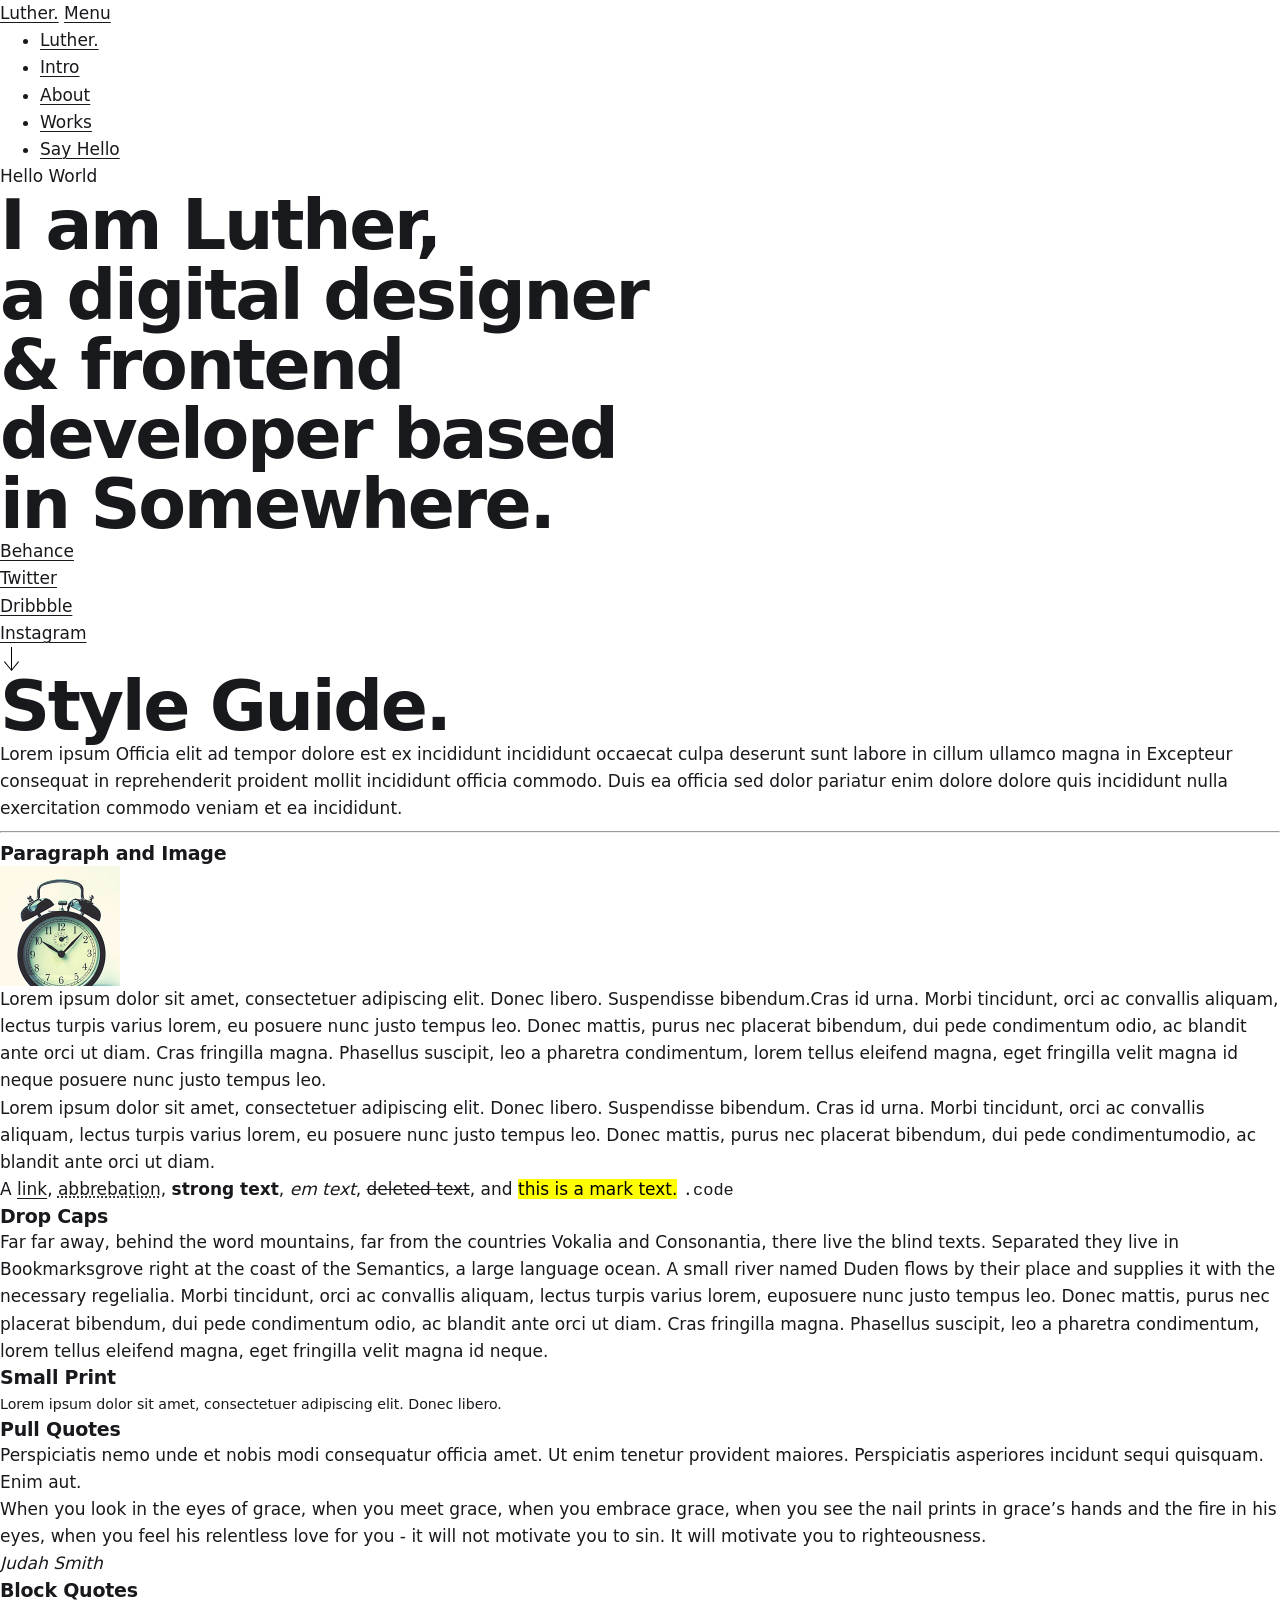
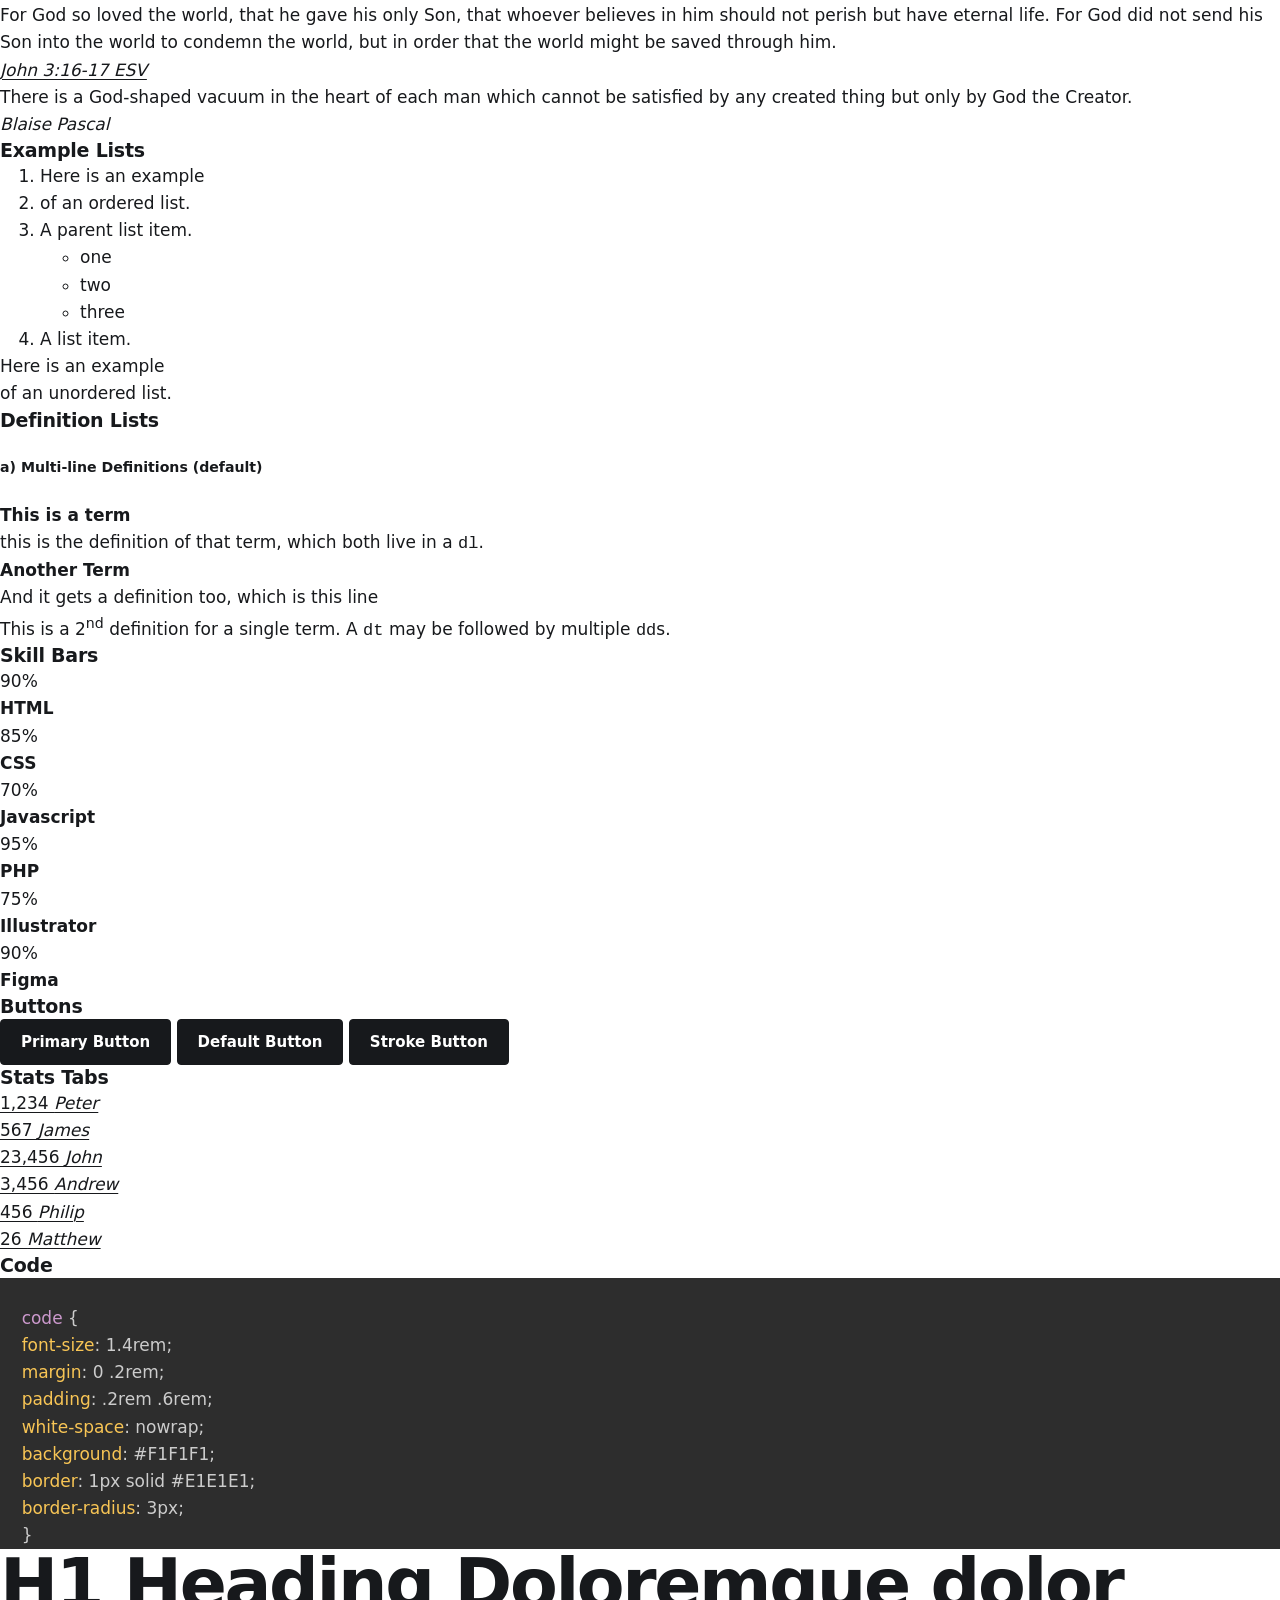
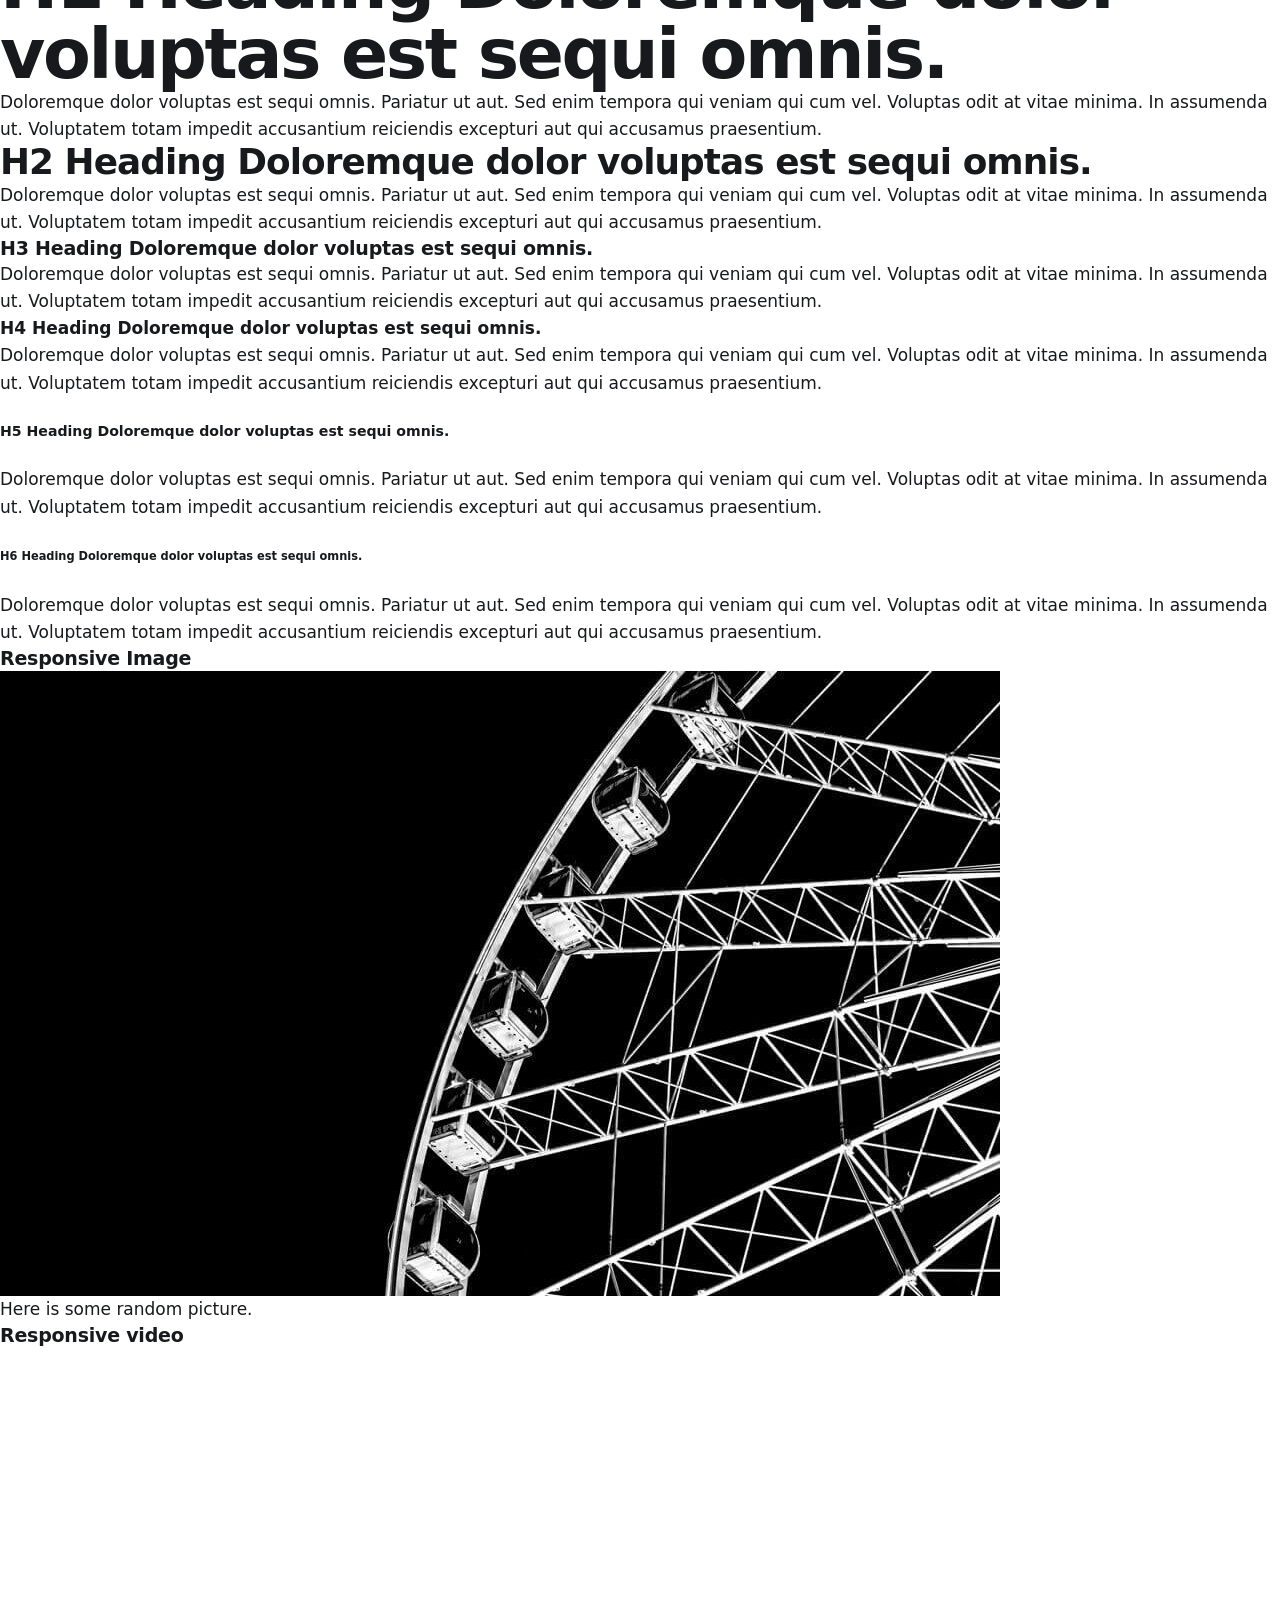
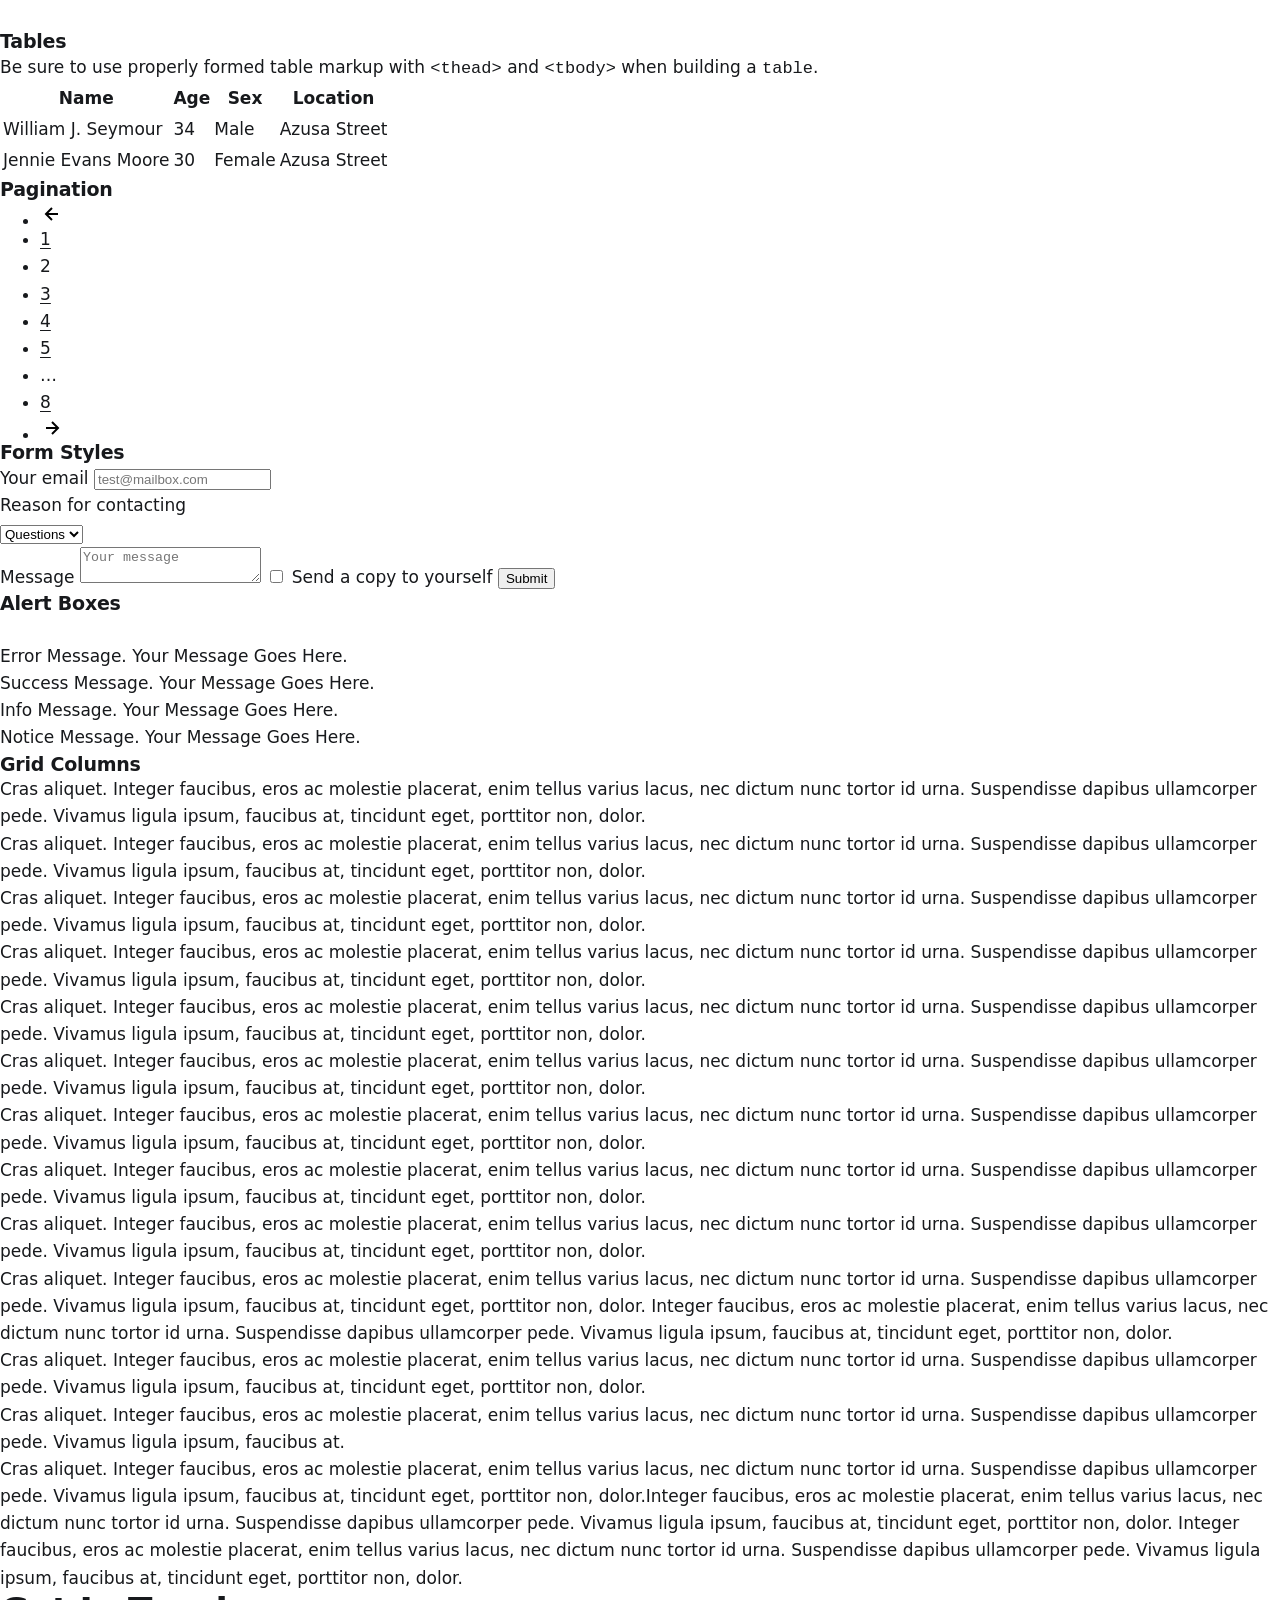
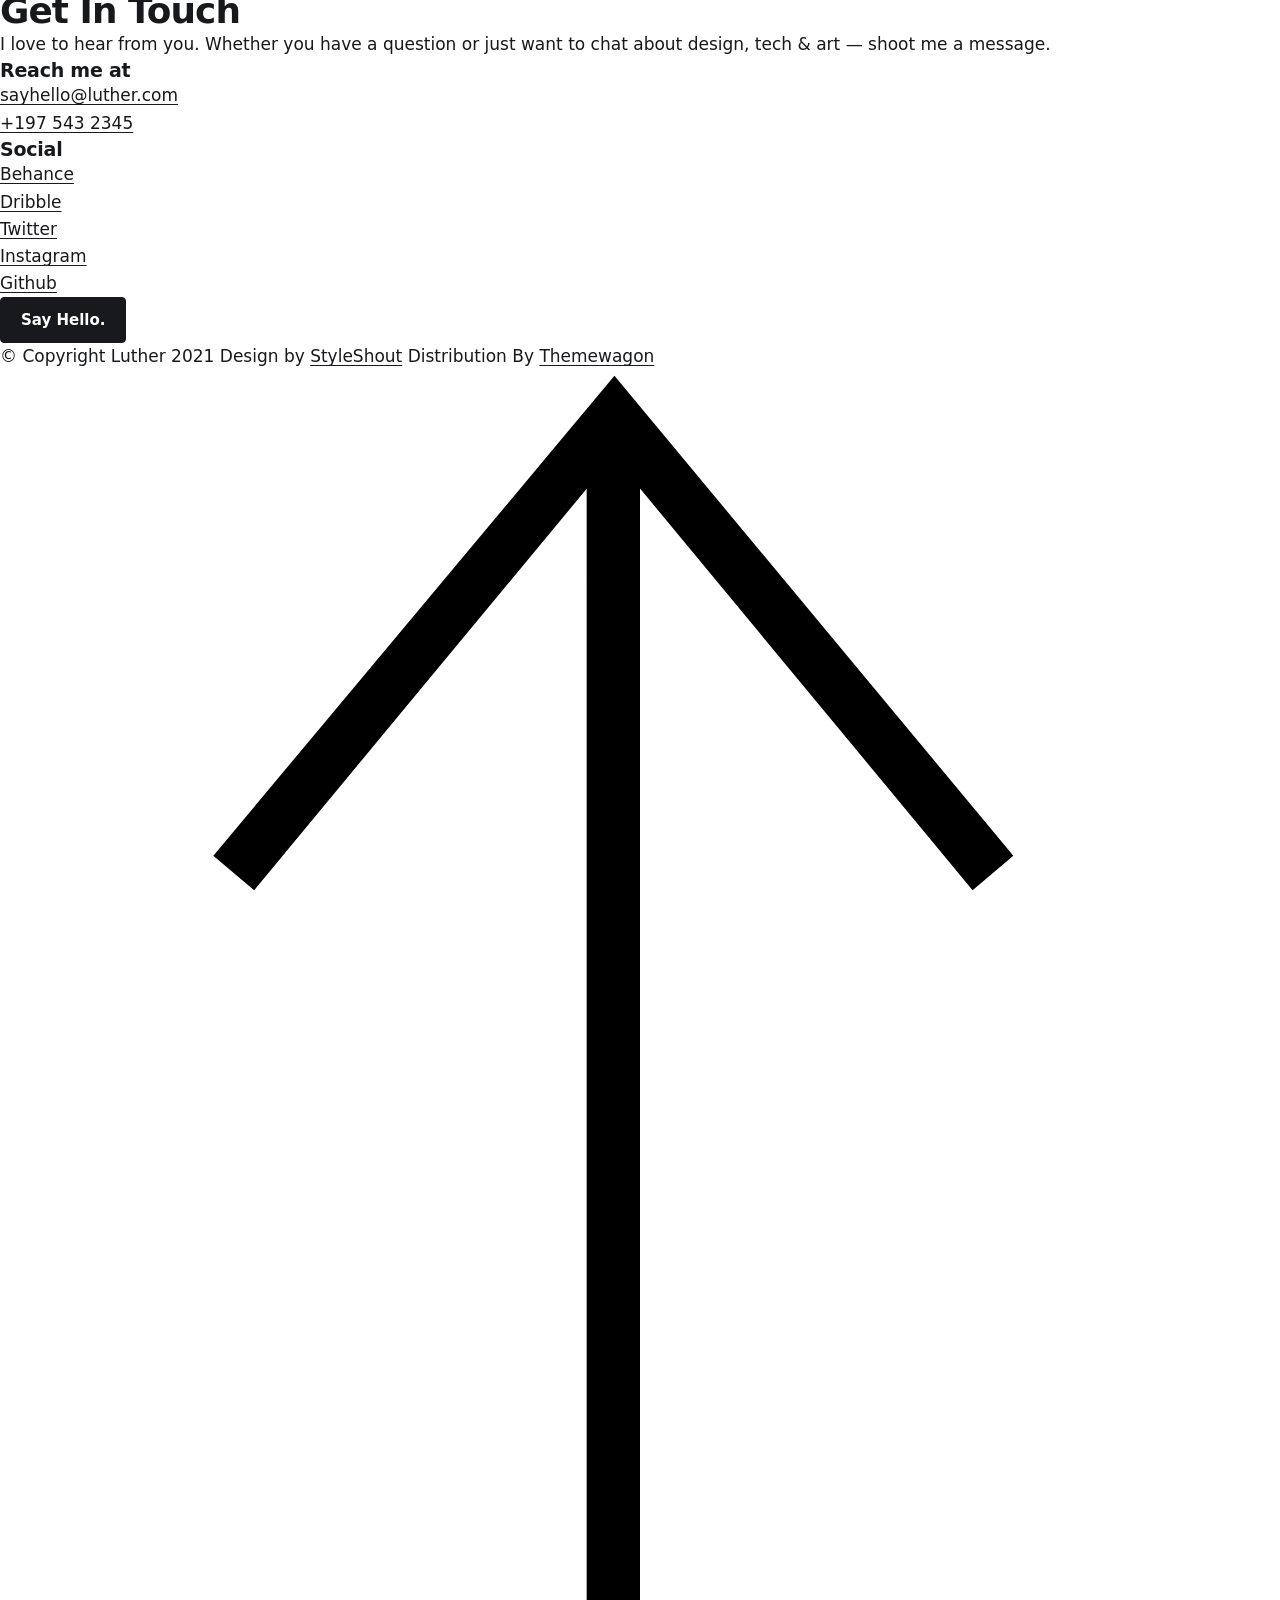
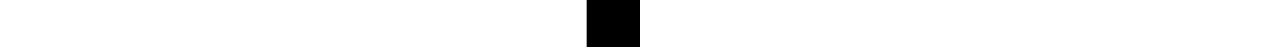
<file: styles.html>
<!DOCTYPE html>
<html class="no-js ss-preload" lang="en">
<head>

    <!--- basic page needs
    ================================================== -->
    <meta charset="utf-8">
    <title>Luther - Styles</title>
    <meta name="description" content="">
    <meta name="author" content="">

    <!-- mobile specific metas
    ================================================== -->
    <meta name="viewport" content="width=device-width, initial-scale=1">

    <!-- CSS
    ================================================== -->
    <link rel="stylesheet" href="css/vendor.css">
    <link rel="stylesheet" href="css/styles.css">

    <style type="text/css" media="screen">
        .s-styles {
            padding-top: var(--vspace-5);
            padding-bottom: var(--vspace-4);
            position: relative;
        }
        .s-styles .intro h1 {
            margin-top: 0;
        }
    </style>

    <!-- favicons
    ================================================== -->
    <link rel="apple-touch-icon" sizes="180x180" href="apple-touch-icon.png">
    <link rel="icon" type="image/png" sizes="32x32" href="favicon-32x32.png">
    <link rel="icon" type="image/png" sizes="16x16" href="favicon-16x16.png">
    <link rel="manifest" href="site.webmanifest">

</head>

<body id="top">


    <!-- # preloader
    ================================================== -->
    <div id="preloader">
        <div id="loader">
        </div>
    </div>


    <!-- # page wrap
    ================================================== -->
    <div class="s-pagewrap">

        <div class="circles">
            <span></span>
            <span></span>
            <span></span>
            <span></span>
            <span></span>
        </div>


        <!-- ## site header 
        ================================================== -->
        <header class="s-header">

            <div class="header-mobile">
                <span class="mobile-home-link"><a href="index.html">Luther.</a></span>
                <a class="mobile-menu-toggle" href="#0"><span>Menu</span></a>
            </div>

            <div class="row wide main-nav-wrap">
                <nav class="column lg-12 main-nav">
                    <ul>
                        <li><a href="index.html" class="home-link">Luther.</a></li>
                        <li class="current"><a href="index.html">Intro</a></li>
                        <li><a href="index.html">About</a></li>
                        <li><a href="index.html">Works</a></li>
                        <li><a href="index.html">Say Hello</a></li>
                    </ul>
                </nav>
            </div>

        </header> <!-- end s-header -->


        <!-- ## main content
        ==================================================- -->
        <main class="s-content">


            <!-- ### intro
            ================================================== -->
            <section id="intro" class="s-intro">

                <div class="row intro-content wide">

                    <div class="column">
                        <div class="text-pretitle with-line">
                            Hello World
                        </div>

                        <h1 class="text-huge-title">
                            I am Luther, <br>
                            a digital designer <br>
                            & frontend <br> 
                            developer based <br>
                            in Somewhere.
                        </h1>
                    </div>

                    <ul class="intro-social">
                        <li><a href="#0">Behance</a></li>
                        <li><a href="#0">Twitter</a></li>
                        <li><a href="#0">Dribbble</a></li>
                        <li><a href="#0">Instagram</a></li>
                    </ul>

                </div> <!-- end intro content -->

                <a href="#styles" class="intro-scrolldown smoothscroll">
                    <svg width="24" height="24" viewBox="0 0 24 24" xmlns="http://www.w3.org/2000/svg" fill-rule="evenodd" clip-rule="evenodd"><path d="M11 21.883l-6.235-7.527-.765.644 7.521 9 7.479-9-.764-.645-6.236 7.529v-21.884h-1v21.883z"/></svg>
                </a>

            </section> <!-- end s-intro -->


            <!-- ### styles
            ================================================== -->
            <div id="styles" class="s-styles">

                <div class="row">

                    <div class="column lg-12 intro">

                        <h1>Style Guide.</h1>

                        <p class="lead">Lorem ipsum Officia elit ad tempor dolore est ex incididunt incididunt occaecat culpa deserunt 
                        sunt labore in cillum ullamco magna in Excepteur consequat in reprehenderit proident mollit incididunt officia commodo.
                        Duis ea officia sed dolor pariatur enim dolore dolore quis incididunt nulla exercitation commodo veniam et ea incididunt.
                        </p>

                        <hr>
                    </div>

                </div> <!-- end row -->

                <div class="row">

                    <div class="column lg-6 tab-12">

                        <h3>Paragraph and Image</h3>

                        <p><a href="#"><img width="120" height="120" class="u-pull-left" alt="sample-image" src="images/sample-image.jpg"></a>
                        Lorem ipsum dolor sit amet, consectetuer adipiscing elit. Donec libero. Suspendisse bibendum.Cras id urna. Morbi 
                        tincidunt, orci ac convallis aliquam, lectus turpis varius lorem, eu posuere nunc justo tempus leo. Donec mattis, 
                        purus nec placerat bibendum, dui pede condimentum odio, ac blandit ante orci ut diam. Cras fringilla magna. 
                        Phasellus suscipit, leo a pharetra condimentum, lorem tellus eleifend magna, eget fringilla velit magna id 
                        neque posuere nunc justo tempus leo. </p>

                        <p>
                        Lorem ipsum dolor sit amet, consectetuer adipiscing elit. Donec libero. Suspendisse bibendum. Cras id urna. 
                        Morbi tincidunt, orci ac convallis aliquam, lectus turpis varius lorem, eu posuere nunc justo tempus leo. 
                        Donec mattis, purus nec placerat bibendum, dui pede condimentumodio, ac blandit ante orci ut diam.	
                        </p>

                        <p>A <a href="#">link</a>,
                        <abbr title="this really isn't a very good description">abbrebation</abbr>,
                        <strong>strong text</strong>,
                        <em>em text</em>,
                        <del>deleted text</del>, and
                        <mark>this is a mark text.</mark>
                        <code>.code</code>
                        </p>

                    </div>

                    <div class="column lg-6 tab-12">

                        <h3>Drop Caps</h3>

                        <p class="drop-cap">Far far away, behind the word mountains, far from the countries Vokalia and Consonantia,
                        there live the blind texts. Separated they live in Bookmarksgrove right at the coast of the
                        Semantics, a large language ocean. A small river named Duden flows by their place and supplies it with the 
                        necessary regelialia. Morbi tincidunt, orci ac convallis aliquam, lectus turpis varius lorem, 
                        euposuere nunc justo tempus leo. Donec mattis, purus nec placerat bibendum, dui pede condimentum odio, 
                        ac blandit ante orci ut diam. Cras fringilla magna. Phasellus suscipit, leo a pharetra condimentum, 
                        lorem tellus eleifend magna, eget fringilla velit magna id neque.
                        </p>

                        <h3>Small Print</h3>

                        <p><small>Lorem ipsum dolor sit amet, consectetuer adipiscing elit. Donec libero.</small></p>

                    </div>

                </div> <!-- end row -->

                <div class="row">

                    <div class="column lg-6 tab-12">

                        <h3 class="u-add-bottom">Pull Quotes</h3>

                        <p>
                        Perspiciatis nemo unde et nobis modi consequatur officia amet. Ut enim 
                        tenetur provident maiores. Perspiciatis asperiores incidunt sequi 
                        quisquam. Enim aut. 
                        </p>

                        <figure class="pull-quote">
                            <blockquote>
                                <p>
                                When you look in the eyes of grace, when you meet grace, 
                                when you embrace grace, when you see the nail prints in 
                                grace’s hands and the fire in his eyes, when you feel his 
                                relentless love for you - it will not motivate you to sin. 
                                It will motivate you to righteousness.
                                </p>

                                <footer>
                                    <cite>Judah Smith</cite>
                                </footer>
                            </blockquote>
                        </figure>


                    </div>

                    <div class="column lg-6 tab-12">

                        <h3 class="u-add-bottom">Block Quotes</h3>

                        <blockquote cite="http://where-i-got-my-info-from.com">
                            <p>
                            For God so loved the world, that he gave his only Son, that whoever believes in 
                            him should not perish but have eternal life. For God did not send his Son into 
                            the world to condemn the world, but in order that the world might be 
                            saved through him.
                            </p>

                            <footer>
                                <cite>
                                    <a href="#0">John 3:16-17 ESV</a>
                                </cite>
                            </footer>

                        </blockquote>

                        <blockquote>
                            <p>There is a God-shaped vacuum in the heart of each man which cannot be satisfied 
                            by any created thing but only by God the Creator.</p>

                            <footer>
                                <cite>Blaise Pascal</cite>
                            </footer>

                        </blockquote>

                    </div>

                </div> <!-- end row -->

                <div class="row u-add-half-bottom">

                    <div class="column lg-6 tab-12">

                        <h3>Example Lists</h3>

                        <ol>
                            <li>Here is an example</li>
                            <li>of an ordered list.</li>
                            <li>A parent list item.
                                <ul>
                                    <li>one</li>
                                    <li>two</li>
                                    <li>three</li>
                                </ul>
                                </li>
                                <li>A list item.</li>
                            </ol>

                        <ul class="disc">
                            <li>Here is an example</li>
                            <li>of an unordered list.</li>
                        </ul>

                        <h3>Definition Lists</h3>

                        <h5>a) Multi-line Definitions (default) </h5>

                        <dl class="dictionary-style">
                            <dt><strong>This is a term</strong></dt>
                                <dd>this is the definition of that term, which both live in a <code>dl</code>.</dd>
                            <dt><strong>Another Term</strong></dt>
                                <dd>And it gets a definition too, which is this line</dd>
                                <dd>This is a 2<sup>nd</sup> definition for a single term. A <code>dt</code> may be followed by multiple <code>dd</code>s.</dd>
                        </dl>

                        <h3 class="u-add-bottom">Skill Bars</h3>

                        <ul class="skill-bars">
                            <li>
                            <div class="progress percent90"><span>90%</span></div>
                            <strong>HTML</strong>
                            </li>
                            <li>
                            <div class="progress percent85"><span>85%</span></div>
                            <strong>CSS</strong>
                            </li>
                            <li>
                            <div class="progress percent70"><span>70%</span></div>
                            <strong>Javascript</strong>
                            </li>
                            <li>
                            <div class="progress percent95"><span>95%</span></div>
                            <strong>PHP</strong>
                            </li>
                            <li>
                            <div class="progress percent75"><span>75%</span></div>
                            <strong>Illustrator</strong>
                            </li>
                            <li>
                            <div class="progress percent90"><span>90%</span></div>
                            <strong>Figma</strong>
                            </li>
                        </ul>

                    </div>

                    <div class="column lg-6 tab-12">

                        <h3 class="u-add-bottom">Buttons</h3>

                        <p>
                            <a class="btn btn--primary u-fullwidth" href="#0">Primary Button</a>
                            <a class="btn u-fullwidth" href="#0">Default Button</a>
                            <a class="btn btn--stroke u-fullwidth" href="#0">Stroke Button</a>
                        </p>

                        <h3>Stats Tabs</h3>

                        <ul class="stats-tabs">
                            <li><a href="#0">1,234 <em>Peter</em></a></li>
                            <li><a href="#0">567 <em>James</em></a></li>
                            <li><a href="#0">23,456 <em>John</em></a></li>
                            <li><a href="#0">3,456 <em>Andrew</em></a></li>
                            <li><a href="#0">456 <em>Philip</em></a></li>
                            <li><a href="#0">26 <em>Matthew</em></a></li>
                        </ul>

                        <h3 class="u-add-bottom">Code</h3>

<pre><code class="language-css">
    code {
    font-size: 1.4rem;
    margin: 0 .2rem;
    padding: .2rem .6rem;
    white-space: nowrap;
    background: #F1F1F1;
    border: 1px solid #E1E1E1;	
    border-radius: 3px;
    }
</code></pre>

                    </div>

                </div> <!-- end row -->

                <div class="row u-add-half-bottom">

                    <div class="column lg-6 tab-12">
                            
                        <h1>H1 Heading Doloremque dolor voluptas est sequi omnis.</h1>
                        <p>Doloremque dolor voluptas est sequi omnis. Pariatur ut aut. Sed enim tempora qui veniam qui cum vel. 
                        Voluptas odit at vitae minima. In assumenda ut. Voluptatem totam impedit accusantium reiciendis excepturi aut qui accusamus praesentium.</p>

                        <h2>H2 Heading Doloremque dolor voluptas est sequi omnis.</h2>
                        <p>Doloremque dolor voluptas est sequi omnis. Pariatur ut aut. Sed enim tempora qui veniam qui cum vel. 
                        Voluptas odit at vitae minima. In assumenda ut. Voluptatem totam impedit accusantium reiciendis excepturi aut qui accusamus praesentium.</p>

                        <h3>H3 Heading Doloremque dolor voluptas est sequi omnis.</h3>
                        <p>Doloremque dolor voluptas est sequi omnis. Pariatur ut aut. Sed enim tempora qui veniam qui cum vel. 
                        Voluptas odit at vitae minima. In assumenda ut. Voluptatem totam impedit accusantium reiciendis excepturi aut qui accusamus praesentium.</p>

                        
                    </div>

                    <div class="column lg-6 tab-12">
                        <h4>H4 Heading Doloremque dolor voluptas est sequi omnis.</h4>
                        <p>Doloremque dolor voluptas est sequi omnis. Pariatur ut aut. Sed enim tempora qui veniam qui cum vel. 
                        Voluptas odit at vitae minima. In assumenda ut. Voluptatem totam impedit accusantium reiciendis excepturi aut qui accusamus praesentium.</p>

                        <h5>H5 Heading Doloremque dolor voluptas est sequi omnis.</h5>
                        <p>Doloremque dolor voluptas est sequi omnis. Pariatur ut aut. Sed enim tempora qui veniam qui cum vel. 
                        Voluptas odit at vitae minima. In assumenda ut. Voluptatem totam impedit accusantium reiciendis excepturi aut qui accusamus praesentium.</p>

                        <h6>H6 Heading Doloremque dolor voluptas est sequi omnis.</h6>
                        <p>Doloremque dolor voluptas est sequi omnis. Pariatur ut aut. Sed enim tempora qui veniam qui cum vel. 
                        Voluptas odit at vitae minima. In assumenda ut. Voluptatem totam impedit accusantium reiciendis excepturi aut qui accusamus praesentium.</p>
            
                        
                    </div>

                </div> <!-- end row -->

                <div class="row u-add-half-bottom">

                    <div class="column lg-6 tab-12">

                        <h3 class="u-add-bottom">Responsive Image</h3>

                        <figure>
                            <img src="images/wheel-500.jpg" 
                            srcset="images/wheel-1000.jpg 1000w, 
                            images/wheel-500.jpg 500w" 
                            sizes="(max-width: 1000px) 100vw, 1000px" alt="">

                            <figcaption>
                                Here is some random picture.
                            </figcaption>
                        </figure>

                    </div>

                    <div class="column lg-6 tab-12">

                        <h3 class="u-add-bottom">Responsive video</h3>

                        <div class="video-container">
                        <iframe src="https://player.vimeo.com/video/14592941?color=00a650&title=0&byline=0&portrait=0" width="500" height="281" frameborder="0" webkitallowfullscreen mozallowfullscreen allowfullscreen></iframe> 
                        </div>

                    </div>
                    
                </div> <!-- end row -->

                <div class="row u-add-bottom">

                    <div class="column lg-12">

                        <h3>Tables</h3>
                        <p>Be sure to use properly formed table markup with <code>&lt;thead&gt;</code> and <code>&lt;tbody&gt;</code> when building a <code>table</code>.</p>

                        <div class="table-responsive">

                            <table>
                                    <thead>
                                    <tr>
                                        <th>Name</th>
                                        <th>Age</th>
                                        <th>Sex</th>
                                        <th>Location</th>
                                    </tr>
                                    </thead>
                                    <tbody>
                                    <tr>
                                        <td>William J. Seymour</td>
                                        <td>34</td>
                                        <td>Male</td>
                                        <td>Azusa Street</td>
                                    </tr>
                                    <tr>
                                        <td>Jennie Evans Moore</td>
                                        <td>30</td>
                                        <td>Female</td>
                                        <td>Azusa Street</td>
                                    </tr>
                                    </tbody>
                            </table>

                        </div>

                    </div>
                    
                </div> <!-- end row -->

                <div class="row">

                    <div class="column lg-12">
                        <h3>Pagination</h3>

                        <nav class="pgn">
                            <ul>
                                <li>
                                    <a class="pgn__prev" href="#0">
                                        <svg xmlns="http://www.w3.org/2000/svg" width="24" height="24" viewBox="0 0 24 24"><path d="M12.707 17.293L8.414 13H18v-2H8.414l4.293-4.293-1.414-1.414L4.586 12l6.707 6.707z"/></svg>
                                    </a>
                                </li>
                                <li><a class="pgn__num" href="#0">1</a></li>
                                <li><span class="pgn__num current">2</span></li>
                                <li><a class="pgn__num" href="#0">3</a></li>
                                <li><a class="pgn__num" href="#0">4</a></li>
                                <li><a class="pgn__num" href="#0">5</a></li>
                                <li><span class="pgn__num dots">…</span></li>
                                <li><a class="pgn__num" href="#0">8</a></li>
                                <li>
                                    <a class="pgn__next" href="#0">
                                        <svg xmlns="http://www.w3.org/2000/svg" width="24" height="24" viewBox="0 0 24 24"><path d="M11.293 17.293l1.414 1.414L19.414 12l-6.707-6.707-1.414 1.414L15.586 11H6v2h9.586z"/></svg>
                                    </a>
                                </li>
                            </ul>
                        </nav>
                    </div>

                </div> <!-- end row -->

                <div class="row">

                    <div class="column lg-6 tab-12">

                        <h3 class="u-add-bottom">Form Styles</h3>

                        <form>
                            <div>
                                <label for="sampleInput">Your email</label>
                                <input class="u-fullwidth" type="email" placeholder="test@mailbox.com" id="sampleInput">
                            </div>
                            <div>
                                <label for="sampleRecipientInput">Reason for contacting</label>
                                <div class="ss-custom-select">
                                    <select class="u-fullwidth" id="sampleRecipientInput">
                                        <option value="Option 1">Questions</option>
                                        <option value="Option 2">Report</option>
                                        <option value="Option 3">Others</option>
                                    </select>
                                </div>
                            </div>
                            
                            <label for="exampleMessage">Message</label>
                            <textarea class="u-fullwidth" placeholder="Your message" id="exampleMessage"></textarea>

                            <label class="u-add-bottom">
                                <input type="checkbox">
                                <span class="label-text">Send a copy to yourself</span>
                            </label>
                        
                            <input class="btn--primary u-fullwidth" type="submit" value="Submit">
                        </form>

                    </div>

                    <div class="column lg-6 tab-12">

                        <h3>Alert Boxes</h3>

                        <br>
                        
                        <div class="alert-box alert-box--error">
                            <p>Error Message. Your Message Goes Here.</p>
                            <span class="alert-box__close"></span>
                        </div><!-- end error -->
                                
                        <div class="alert-box alert-box--success">
                            <p>Success Message. Your Message Goes Here.</p>
                            <span class="alert-box__close"></span>
                        </div><!-- end success -->
                                
                        <div class="alert-box alert-box--info">
                            <p>Info Message. Your Message Goes Here.</p>
                            <span class="alert-box__close"></span>
                        </div><!-- end info -->
                                
                        <div class="alert-box alert-box--notice">
                            <p>Notice Message. Your Message Goes Here.</p>
                            <span class="alert-box__close"></span>
                        </div><!-- end notice -->
                    
                    </div>

                </div> <!-- end row -->

                <div class="row">

                    <div class="lg-12 column">
                        <h3>Grid Columns</h3>
                    </div>
        
                </div> <!-- Row End-->
        
                <!--<h4>1/3 Columns</h4>  -->
        
                <div class="row">
        
                    <div class="lg-4 mob-12 column">
                        <p>
                        Cras aliquet. Integer faucibus, eros ac molestie placerat, enim tellus varius lacus,
                        nec dictum nunc tortor id urna. Suspendisse dapibus ullamcorper pede. Vivamus ligula ipsum,
                        faucibus at, tincidunt eget, porttitor non, dolor. 
                        </p>
                    </div>
        
                    <div class="lg-4 mob-12 column">
                        <p>
                        Cras aliquet. Integer faucibus, eros ac molestie placerat, enim tellus varius lacus,
                        nec dictum nunc tortor id urna. Suspendisse dapibus ullamcorper pede. Vivamus ligula ipsum,
                        faucibus at, tincidunt eget, porttitor non, dolor. 
                        </p>
                    </div>
        
                    <div class="lg-4 mob-12 column">
                        <p>
                        Cras aliquet. Integer faucibus, eros ac molestie placerat, enim tellus varius lacus,
                        nec dictum nunc tortor id urna. Suspendisse dapibus ullamcorper pede. Vivamus ligula ipsum,
                        faucibus at, tincidunt eget, porttitor non, dolor. 
                        </p>
                    </div>
        
                </div>
        
                <!--<h4>1/4 Columns</h4>  -->
        
                <div class="row">
        
                    <div class="lg-3 tab-6 mob-12 column">
                        <p>
                        Cras aliquet. Integer faucibus, eros ac molestie placerat, enim tellus varius lacus,
                        nec dictum nunc tortor id urna. Suspendisse dapibus ullamcorper pede. Vivamus ligula ipsum,
                        faucibus at, tincidunt eget, porttitor non, dolor. 
                        </p>
                    </div>
        
                    <div class="lg-3 tab-6 mob-12 column">
                        <p>
                        Cras aliquet. Integer faucibus, eros ac molestie placerat, enim tellus varius lacus,
                        nec dictum nunc tortor id urna. Suspendisse dapibus ullamcorper pede. Vivamus ligula ipsum,
                        faucibus at, tincidunt eget, porttitor non, dolor. 
                        </p>
                    </div>
        
                    <div class="lg-3 tab-6 mob-12 column">
                        <p>
                        Cras aliquet. Integer faucibus, eros ac molestie placerat, enim tellus varius lacus,
                        nec dictum nunc tortor id urna. Suspendisse dapibus ullamcorper pede. Vivamus ligula ipsum,
                        faucibus at, tincidunt eget, porttitor non, dolor. 
                        </p>
                    </div>
        
                    <div class="lg-3 tab-6 mob-12 column">
                        <p>
                        Cras aliquet. Integer faucibus, eros ac molestie placerat, enim tellus varius lacus,
                        nec dictum nunc tortor id urna. Suspendisse dapibus ullamcorper pede. Vivamus ligula ipsum,
                        faucibus at, tincidunt eget, porttitor non, dolor. 
                        </p>
                    </div>
        
                </div>
        
                <!--<h4>1/2 Columns</h4>  -->
        
                <div class="row">
        
                    <div class="lg-6 mob-12 column">
                        <p>
                        Cras aliquet. Integer faucibus, eros ac molestie placerat, enim tellus varius lacus,
                        nec dictum nunc tortor id urna. Suspendisse dapibus ullamcorper pede. Vivamus ligula ipsum,
                        faucibus at, tincidunt eget, porttitor non, dolor. 
                        </p>
                    </div>
        
                    <div class="lg-6 mob-12 column">
                        <p>
                        Cras aliquet. Integer faucibus, eros ac molestie placerat, enim tellus varius lacus,
                        nec dictum nunc tortor id urna. Suspendisse dapibus ullamcorper pede. Vivamus ligula ipsum,
                        faucibus at, tincidunt eget, porttitor non, dolor. 
                        </p>
                    </div>
        
                </div>
        
                <!--<h4>2/3 Columns</h4>  -->
        
                <div class="row">
        
                    <div class="lg-8 tab-7 mob-12 column">
                        <p>
                        Cras aliquet. Integer faucibus, eros ac molestie placerat, enim tellus varius lacus,
                        nec dictum nunc tortor id urna. Suspendisse dapibus ullamcorper pede. Vivamus ligula ipsum,
                        faucibus at, tincidunt eget, porttitor non, dolor. Integer faucibus, eros ac molestie placerat, enim tellus varius lacus,
                        nec dictum nunc tortor id urna. Suspendisse dapibus ullamcorper pede. Vivamus ligula ipsum,
                        faucibus at, tincidunt eget, porttitor non, dolor.
                        </p>
                    </div>
        
                    <div class="lg-4 tab-5 mob-12 column">
                        <p>
                        Cras aliquet. Integer faucibus, eros ac molestie placerat, enim tellus varius lacus,
                        nec dictum nunc tortor id urna. Suspendisse dapibus ullamcorper pede. Vivamus ligula ipsum,
                        faucibus at, tincidunt eget, porttitor non, dolor. 
                        </p>
                    </div>
        
                </div>
        
                <!--<h4>3/4 Columns</h4>  -->
        
                <div class="row">
        
                    <div class="lg-3 tab-5 mob-12 column">
                        <p>
                        Cras aliquet. Integer faucibus, eros ac molestie placerat, enim tellus varius lacus,
                        nec dictum nunc tortor id urna. Suspendisse dapibus ullamcorper pede. Vivamus ligula ipsum,
                        faucibus at. 
                        </p>
                    </div>
        
                    <div class="lg-9 tab-7 mob-12 column">
                        <p>
                        Cras aliquet. Integer faucibus, eros ac molestie placerat, enim tellus varius lacus,
                        nec dictum nunc tortor id urna. Suspendisse dapibus ullamcorper pede. Vivamus ligula ipsum,
                        faucibus at, tincidunt eget, porttitor non, dolor.Integer faucibus, eros ac molestie placerat, enim tellus varius lacus,
                        nec dictum nunc tortor id urna. Suspendisse dapibus ullamcorper pede. Vivamus ligula ipsum,
                        faucibus at, tincidunt eget, porttitor non, dolor. Integer faucibus, eros ac molestie placerat, enim tellus varius lacus,
                        nec dictum nunc tortor id urna. Suspendisse dapibus ullamcorper pede. Vivamus ligula ipsum,
                        faucibus at, tincidunt eget, porttitor non, dolor.
                        </p>
                    </div>
        
                </div>

            </div> <!-- end content-wrap -->


            <!-- ### contact
            ================================================== -->
            <section id="contact" class="s-contact">

                <div class="row contact-top">
                    <div class="column lg-12">
                        <h2 class="text-pretitle">
                            Get In Touch
                        </h2>

                        <p class="h1">
                            I love to hear from you.
                            Whether you have a question or just 
                            want to chat about design, tech & art — shoot me a message.
                        </p>
                    </div>
                </div> <!-- end contact-top -->

                <div class="row contact-bottom">
                    <div class="column lg-3 md-5 tab-6 stack-on-550 contact-block">
                        <h3 class="text-pretitle">Reach me at</h3>
                        <p class="contact-links">
                            <a href="mailto:sayhello@luther.com" class="mailtoui">sayhello@luther.com</a> <br>
                            <a href="tel:+1975432345">+197 543 2345</a>
                        </p>
                    </div>
                    <div class="column lg-4 md-5 tab-6 stack-on-550 contact-block">
                        <h3 class="text-pretitle">Social</h3>
                        <ul class="contact-social">
                            <li><a href="#0">Behance</a></li>
                            <li><a href="#0">Dribble</a></li>
                            <li><a href="#0">Twitter</a></li>
                            <li><a href="#0">Instagram</a></li>
                            <li><a href="#0">Github</a></li>
                        </ul>
                    </div>
                    <div class="column lg-4 md-12 contact-block">
                        <a href="mailto:sayhello@luther.com" class="mailtoui btn btn--medium u-fullwidth contact-btn">Say Hello.</a>
                    </div>
                </div> <!-- end contact-bottom -->

            </section> <!-- end contact -->

        </main> <!-- end s-content -->


        <!-- ## footer
        ================================================== -->
        <footer class="s-footer">

            <div class="row">
                <div class="column ss-copyright">
                    <span>© Copyright Luther 2021</span> 
                    <span>Design by <a href="https://www.styleshout.com/">StyleShout</a> Distribution By <a href="https://themewagon.com">Themewagon</a> </span>
                </div>

                <div class="ss-go-top">
                    <a class="smoothscroll" title="Back to Top" href="#top">
                        <svg xmlns="http://www.w3.org/2000/svg" viewBox="0 0 24 24" fill-rule="evenodd" clip-rule="evenodd"><path d="M11 2.206l-6.235 7.528-.765-.645 7.521-9 7.479 9-.764.646-6.236-7.53v21.884h-1v-21.883z"/></svg>
                    </a>
                </div>
            </div>

        </footer> <!-- end s-footer -->

    </div> <!-- end -s-pagewrap -->


    <!-- Java Script
    ================================================== -->
    <script src="js/plugins.js"></script>
    <script src="js/main.js"></script>

</body>
</html>
</file>
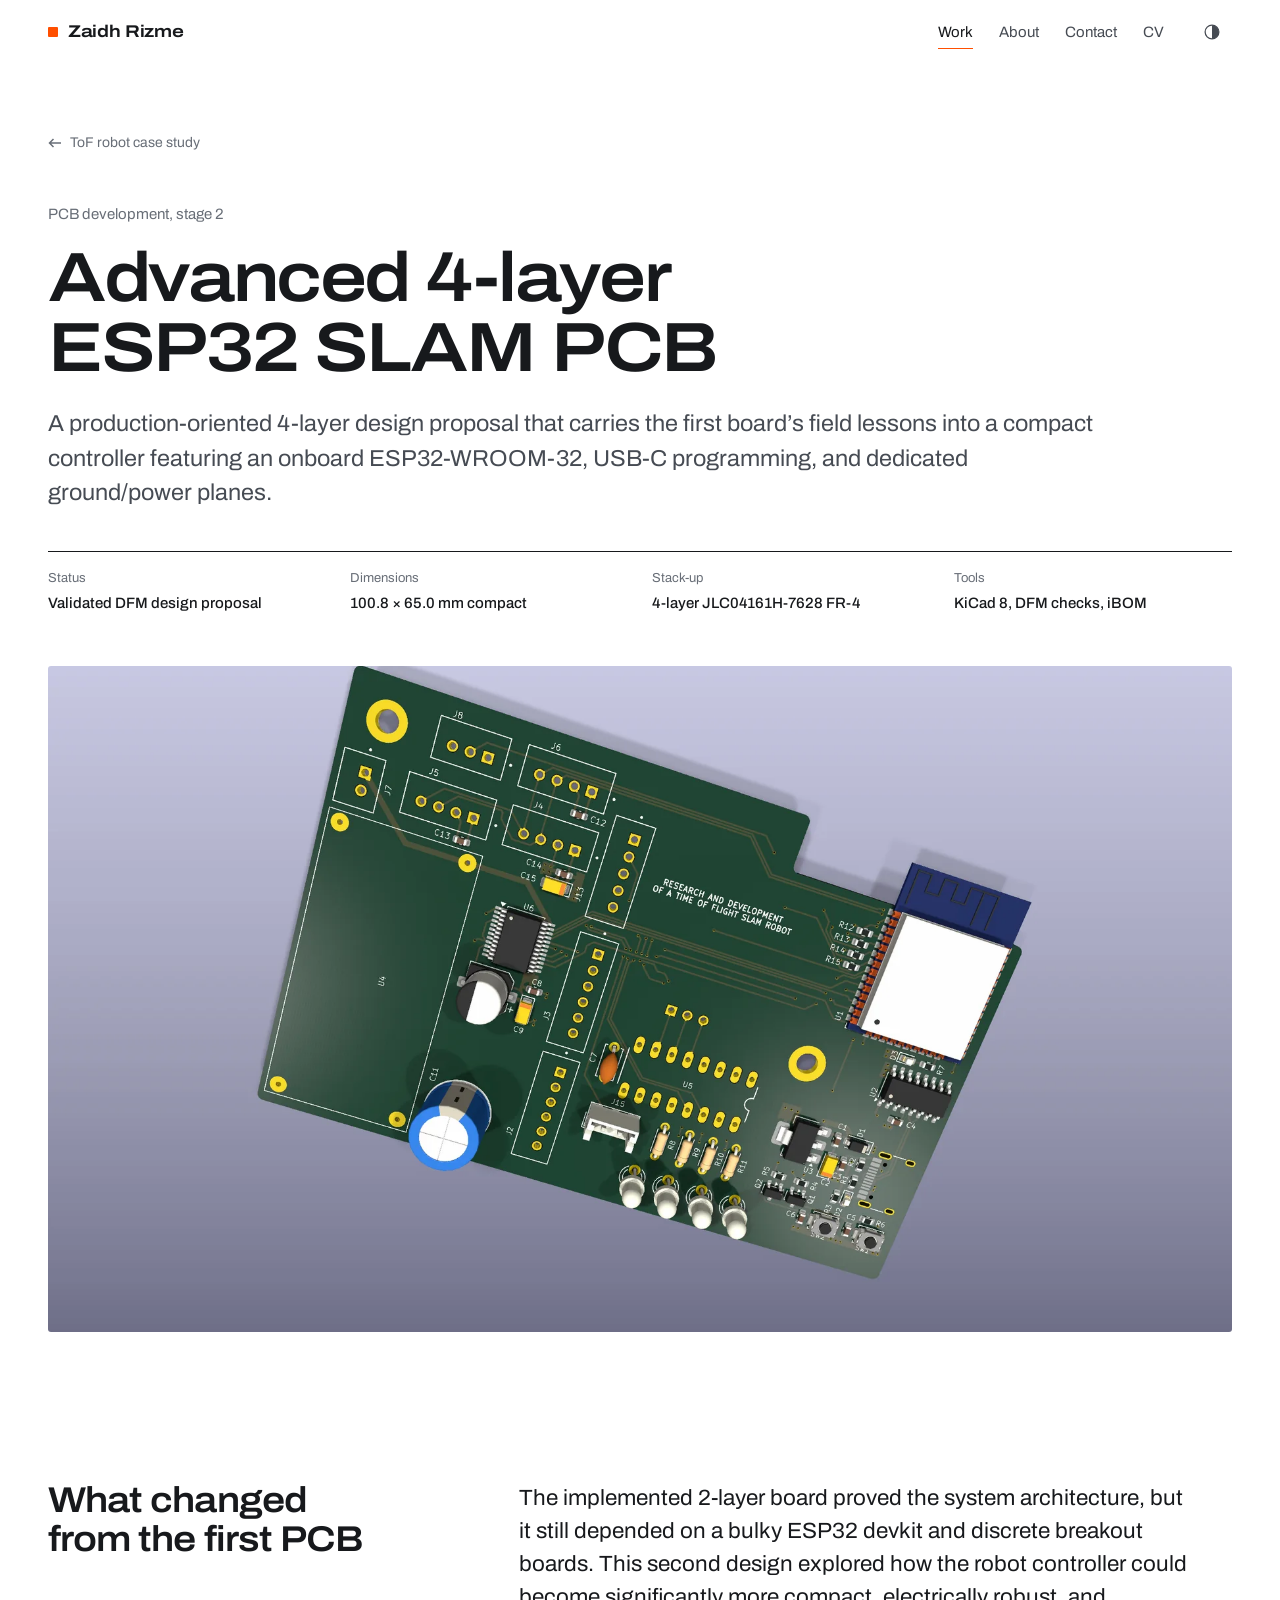
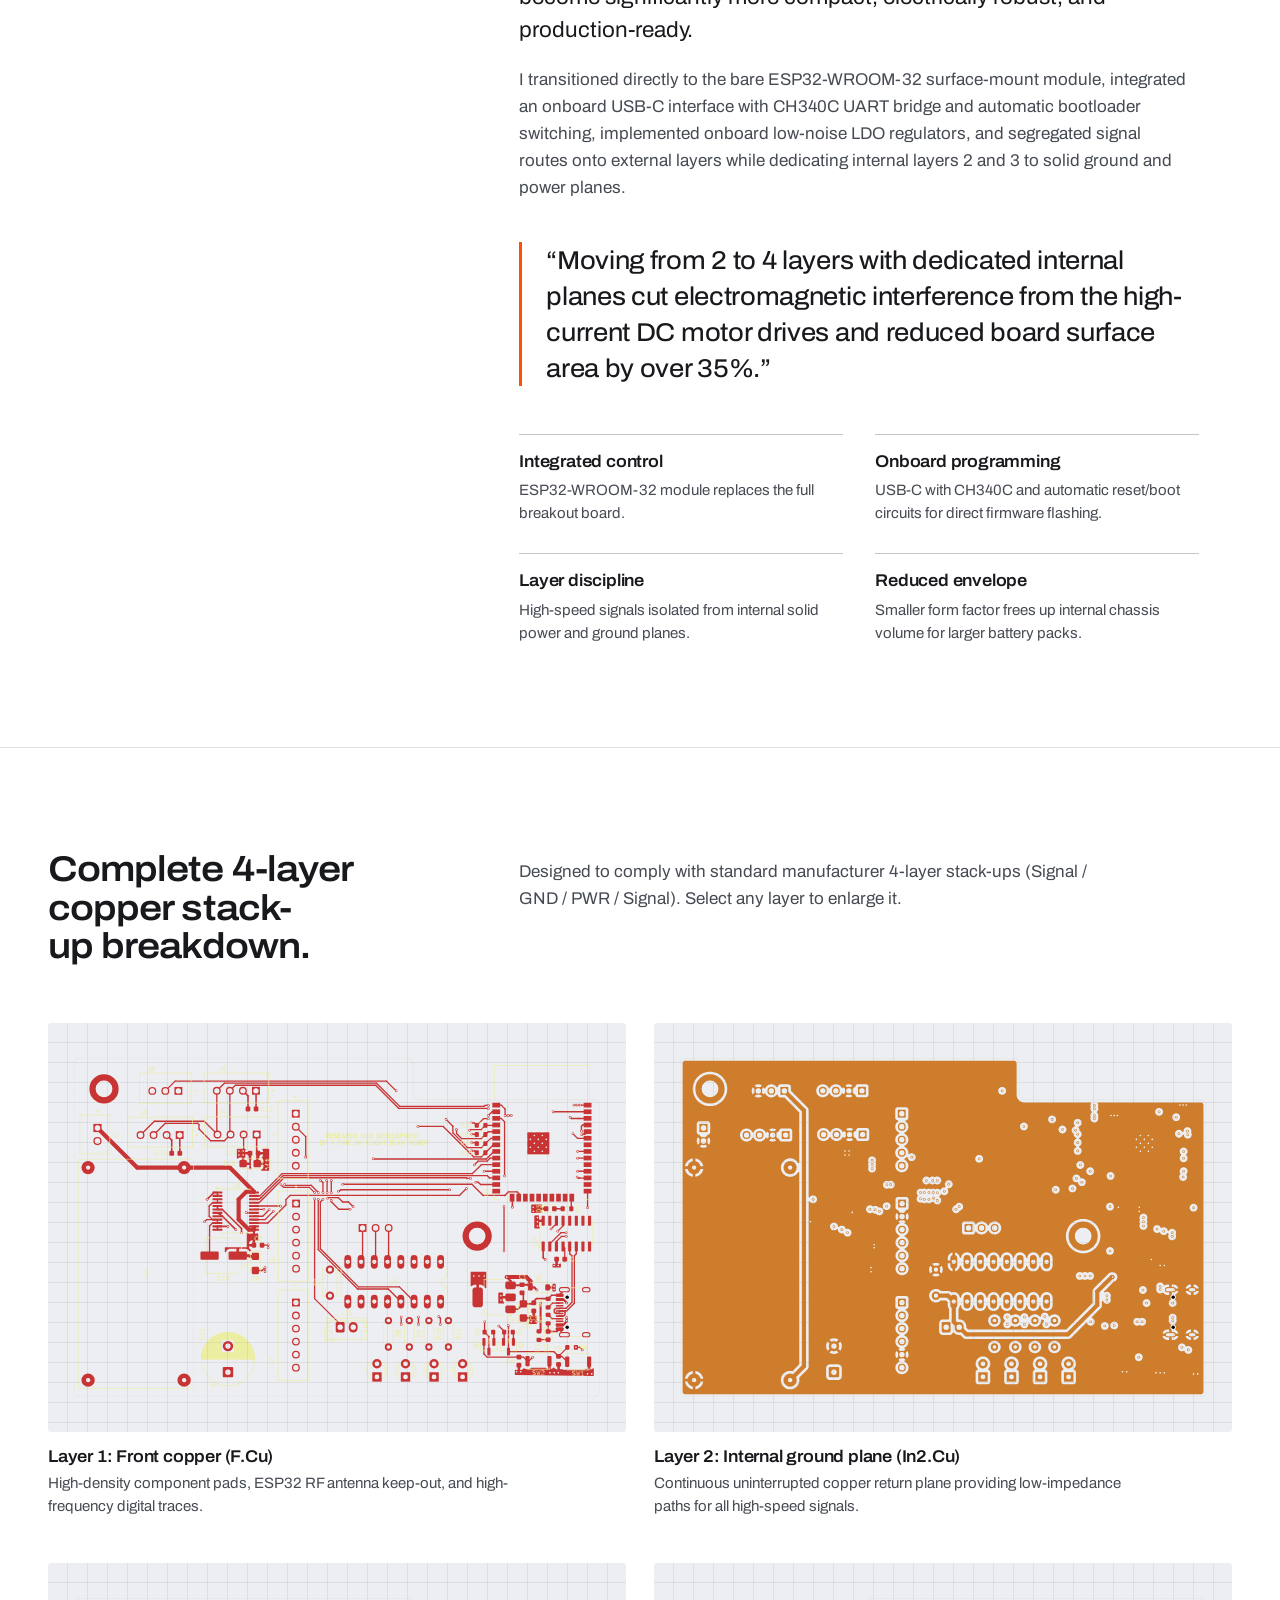
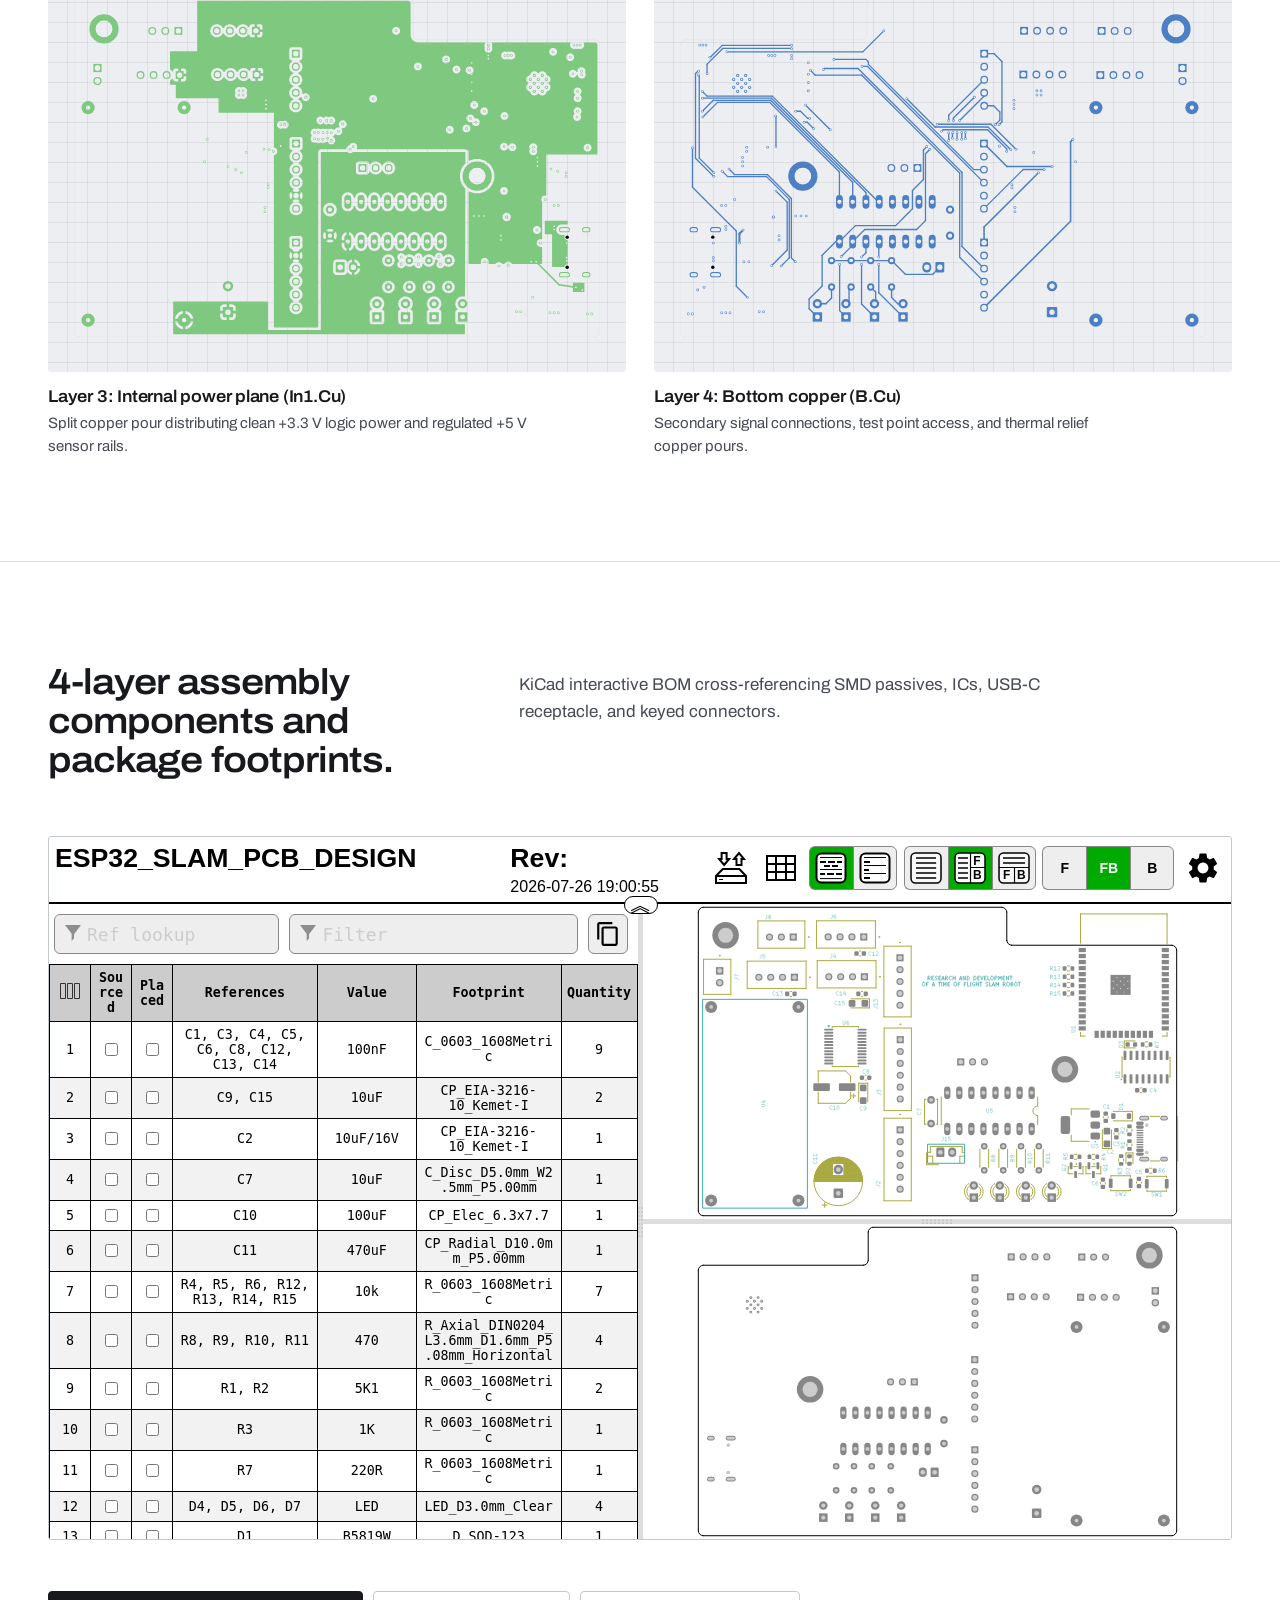
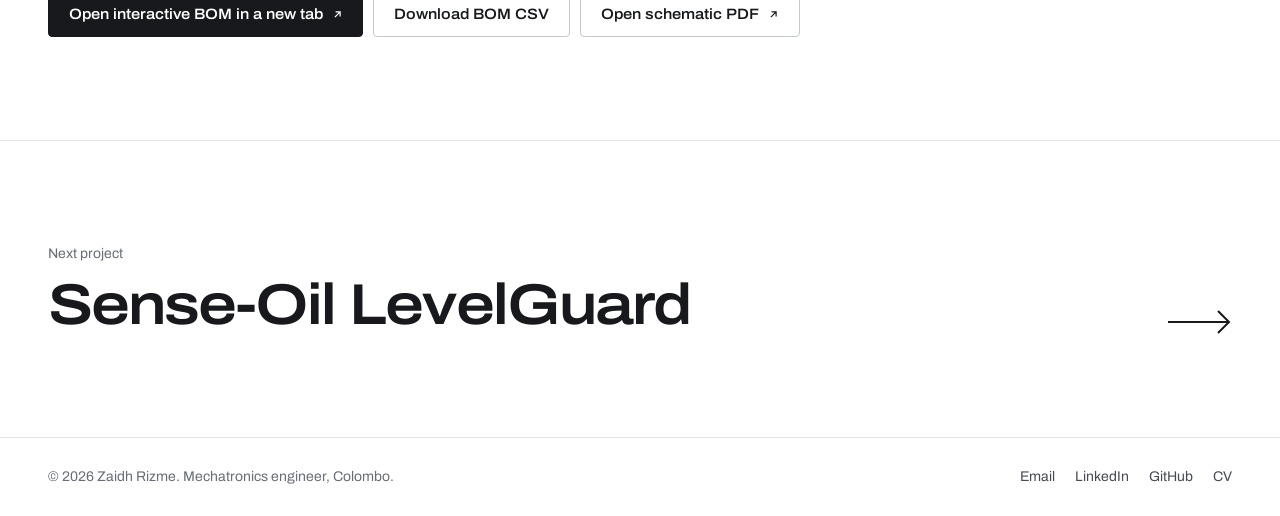
<file: tof-pcb-advanced.html>
<!doctype html>
<html lang="en">
<head>
    <meta charset="utf-8">
    <meta name="viewport" content="width=device-width, initial-scale=1">
    <title>Advanced ESP32 SLAM PCB | Zaidh Rizme</title>
    <meta name="description" content="PCB case study: advanced four-layer ESP32 SLAM robot control board designed by Zaidh Rizme.">
    <meta name="theme-color" content="#ffffff">
    <meta property="og:type" content="article">
    <meta property="og:title" content="Advanced ESP32 SLAM PCB | Zaidh Rizme">
    <meta property="og:description" content="A production-oriented four-layer robot controller with an onboard ESP32-WROOM-32, USB-C programming and dedicated ground and power planes.">
    <meta property="og:url" content="https://zaidh-mech.github.io/tof-pcb-advanced.html">
    <meta property="og:image" content="https://zaidh-mech.github.io/images/projects/tof/pcb-advanced/board-top.webp">
    <link rel="icon" href="favicon.ico" sizes="any">
    <link rel="icon" type="image/png" sizes="32x32" href="favicon-32x32.png">
    <link rel="apple-touch-icon" href="apple-touch-icon.png">
    <link rel="manifest" href="site.webmanifest">
    <link rel="preconnect" href="https://fonts.googleapis.com">
    <link rel="preconnect" href="https://fonts.gstatic.com" crossorigin>
    <link rel="stylesheet" href="https://fonts.googleapis.com/css2?family=Archivo:wdth,wght@62..125,100..900&amp;display=swap">
    <link rel="stylesheet" href="css/styles.css?v=20261120">
    <script>(function(d){d.classList.add('js');try{var t=localStorage.getItem('zr-theme');if(t==='dark'||t==='light')d.setAttribute('data-theme',t);}catch(e){}addEventListener('pagereveal',function(e){var v=e.viewTransition;if(v){v.ready.catch(function(){});v.updateCallbackDone.catch(function(){});}});})(document.documentElement);</script>
    <script src="js/main.js?v=20261120" defer></script>
</head>
<body class="page-case">
    <a class="skip-link" href="#main">Skip to content</a>

    <header class="site-header">
        <div class="wrap header-inner">
            <a class="wordmark" href="index.html">Zaidh Rizme</a>
            <nav class="site-nav" aria-label="Primary">
                <a href="work.html" aria-current="true">Work</a>
                <a href="about.html">About</a>
                <a href="contact.html">Contact</a>
                <a href="Zaidh-Rizme-CV.pdf" target="_blank" rel="noopener">CV</a>
            </nav>
            <div class="header-tools">
                <button class="theme-toggle" type="button" aria-label="Switch colour theme">
                    <svg viewBox="0 0 24 24" aria-hidden="true"><circle cx="12" cy="12" r="8.25" fill="none" stroke="currentColor" stroke-width="1.5"/><path d="M12 3.75a8.25 8.25 0 0 1 0 16.5z" fill="currentColor"/></svg>
                </button>
                <button class="menu-toggle" type="button" aria-expanded="false" aria-controls="mobile-menu">Menu</button>
            </div>
        </div>
    </header>

    <main id="main">
        <header class="case-head wrap">
            <a class="back-link intro" href="tof-slam.html#pcb-progression">ToF robot case study</a>
            <p class="case-kicker intro" style="--i:1">PCB development, stage 2</p>
            <h1 class="intro" style="--i:2">Advanced 4-layer ESP32 SLAM PCB</h1>
            <p class="lede intro" style="--i:3">A production-oriented 4-layer design proposal that carries the first board&rsquo;s field lessons into a compact controller featuring an onboard ESP32-WROOM-32, USB-C programming, and dedicated ground/power planes.</p>
            <dl class="facts intro" style="--i:4">
                <div><dt>Status</dt><dd>Validated DFM design proposal</dd></div>
                <div><dt>Dimensions</dt><dd>100.8 &times; 65.0 mm compact</dd></div>
                <div><dt>Stack-up</dt><dd>4-layer JLC04161H-7628 FR-4</dd></div>
                <div><dt>Tools</dt><dd>KiCad 8, DFM checks, iBOM</dd></div>
            </dl>
        </header>

        <figure class="case-cover wrap">
            <div class="plate ratio-wide" data-vt="pcb-advanced">
                <img src="images/projects/tof/pcb-advanced/board-top.webp" alt="Top three-dimensional render of the advanced ESP32 SLAM PCB" width="1800" height="1123" fetchpriority="high" decoding="async">
            </div>
        </figure>

        <section class="case-section" aria-labelledby="changes-title">
            <div class="wrap split">
                <div class="split-head"><h2 id="changes-title">What changed from the first PCB</h2></div>
                <div class="prose">
                    <p class="lede">The implemented 2-layer board proved the system architecture, but it still depended on a bulky ESP32 devkit and discrete breakout boards. This second design explored how the robot controller could become significantly more compact, electrically robust, and production-ready.</p>
                    <p>I transitioned directly to the bare ESP32-WROOM-32 surface-mount module, integrated an onboard USB-C interface with CH340C UART bridge and automatic bootloader switching, implemented onboard low-noise LDO regulators, and segregated signal routes onto external layers while dedicating internal layers 2 and 3 to solid ground and power planes.</p>
                    <blockquote class="pullquote">&ldquo;Moving from 2 to 4 layers with dedicated internal planes cut electromagnetic interference from the high-current DC motor drives and reduced board surface area by over 35%.&rdquo;</blockquote>
                    <div class="notes">
                        <article><h3>Integrated control</h3><p>ESP32-WROOM-32 module replaces the full breakout board.</p></article>
                        <article><h3>Onboard programming</h3><p>USB-C with CH340C and automatic reset/boot circuits for direct firmware flashing.</p></article>
                        <article><h3>Layer discipline</h3><p>High-speed signals isolated from internal solid power and ground planes.</p></article>
                        <article><h3>Reduced envelope</h3><p>Smaller form factor frees up internal chassis volume for larger battery packs.</p></article>
                    </div>
                </div>
            </div>
        </section>

        <section class="case-section" aria-labelledby="layers-title">
            <div class="wrap">
                <div class="section-intro">
                    <h2 id="layers-title">Complete 4-layer copper stack-up breakdown.</h2>
                    <p>Designed to comply with standard manufacturer 4-layer stack-ups (Signal / GND / PWR / Signal). Select any layer to enlarge it.</p>
                </div>
                <div class="gallery">
                    <figure class="figure part">
                        <div class="plate plate--render plate--fit ratio-sheet"><img src="images/projects/tof/pcb-advanced/layout-front.svg" alt="Top copper signal layer" width="1008" height="650" loading="lazy" decoding="async"></div>
                        <figcaption><h3>Layer 1: Front copper (F.Cu)</h3><p>High-density component pads, ESP32 RF antenna keep-out, and high-frequency digital traces.</p></figcaption>
                    </figure>
                    <figure class="figure part">
                        <div class="plate plate--render plate--fit ratio-sheet"><img src="images/projects/tof/pcb-advanced/layout-in2-ground.svg" alt="Internal ground plane" width="1008" height="650" loading="lazy" decoding="async"></div>
                        <figcaption><h3>Layer 2: Internal ground plane (In2.Cu)</h3><p>Continuous uninterrupted copper return plane providing low-impedance paths for all high-speed signals.</p></figcaption>
                    </figure>
                    <figure class="figure part">
                        <div class="plate plate--render plate--fit ratio-sheet"><img src="images/projects/tof/pcb-advanced/layout-in1-power.svg" alt="Internal power plane" width="1008" height="650" loading="lazy" decoding="async"></div>
                        <figcaption><h3>Layer 3: Internal power plane (In1.Cu)</h3><p>Split copper pour distributing clean +3.3 V logic power and regulated +5 V sensor rails.</p></figcaption>
                    </figure>
                    <figure class="figure part">
                        <div class="plate plate--render plate--fit ratio-sheet"><img src="images/projects/tof/pcb-advanced/layout-back.svg" alt="Bottom copper signal layer" width="1008" height="650" loading="lazy" decoding="async"></div>
                        <figcaption><h3>Layer 4: Bottom copper (B.Cu)</h3><p>Secondary signal connections, test point access, and thermal relief copper pours.</p></figcaption>
                    </figure>
                </div>
            </div>
        </section>

        <section class="case-section" id="bom" aria-labelledby="bom-title">
            <div class="wrap">
                <div class="section-intro">
                    <h2 id="bom-title">4-layer assembly components and package footprints.</h2>
                    <p>KiCad interactive BOM cross-referencing SMD passives, ICs, USB-C receptacle, and keyed connectors.</p>
                </div>
                <div class="ibom">
                    <iframe src="documents/tof/pcb-advanced-interactive-bom.html" title="Interactive bill of materials for advanced four-layer PCB" loading="lazy"></iframe>
                </div>
                <div class="actions">
                    <a class="btn is-ext" href="documents/tof/pcb-advanced-interactive-bom.html" target="_blank" rel="noopener">Open interactive BOM in a new tab</a>
                    <a class="btn btn--ghost" href="documents/tof/pcb-advanced-bom.csv" download>Download BOM CSV</a>
                    <a class="btn btn--ghost is-ext" href="documents/tof/pcb-advanced-schematic.pdf" target="_blank" rel="noopener">Open schematic PDF</a>
                </div>
            </div>
        </section>

        <nav class="next-case" aria-label="Next project">
            <div class="wrap">
                <a href="sense-oil.html">
                    <span><span class="next-label">Next project</span><span class="next-title">Sense-Oil LevelGuard</span></span>
                    <svg class="next-arrow" viewBox="0 0 64 24" aria-hidden="true"><path d="M0 12h61M50 1l11 11-11 11" fill="none" stroke="currentColor" stroke-width="2"/></svg>
                </a>
            </div>
        </nav>
    </main>

    <footer class="site-footer">
        <div class="wrap footer-inner">
            <p>&copy; <span data-year>2026</span> Zaidh Rizme. Mechatronics engineer, Colombo.</p>
            <ul class="footer-links">
                <li><a href="mailto:rizme.zaidh@gmail.com">Email</a></li>
                <li><a href="https://www.linkedin.com/in/zaidhriz/" target="_blank" rel="noopener">LinkedIn</a></li>
                <li><a href="https://github.com/zaidh-mech" target="_blank" rel="noopener">GitHub</a></li>
                <li><a href="Zaidh-Rizme-CV.pdf" target="_blank" rel="noopener">CV</a></li>
            </ul>
        </div>
    </footer>
</body>
</html>
</file>
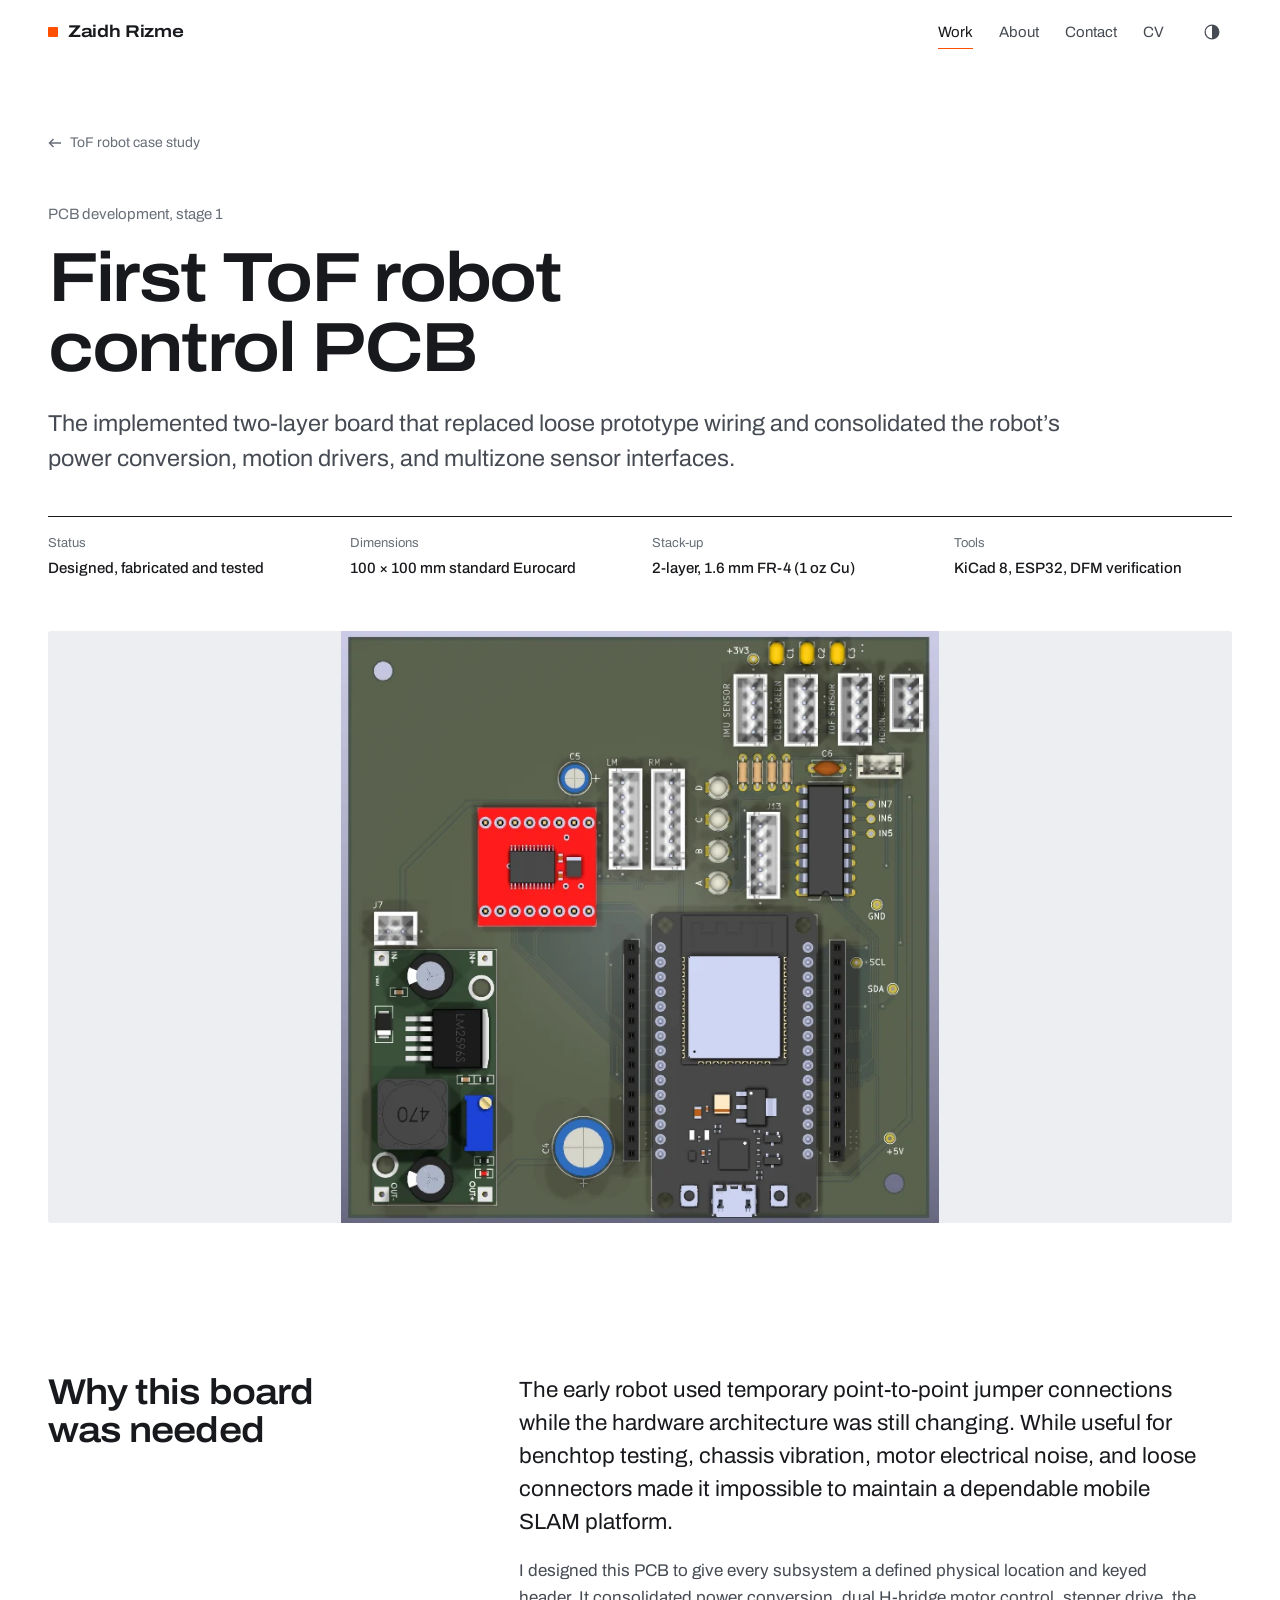
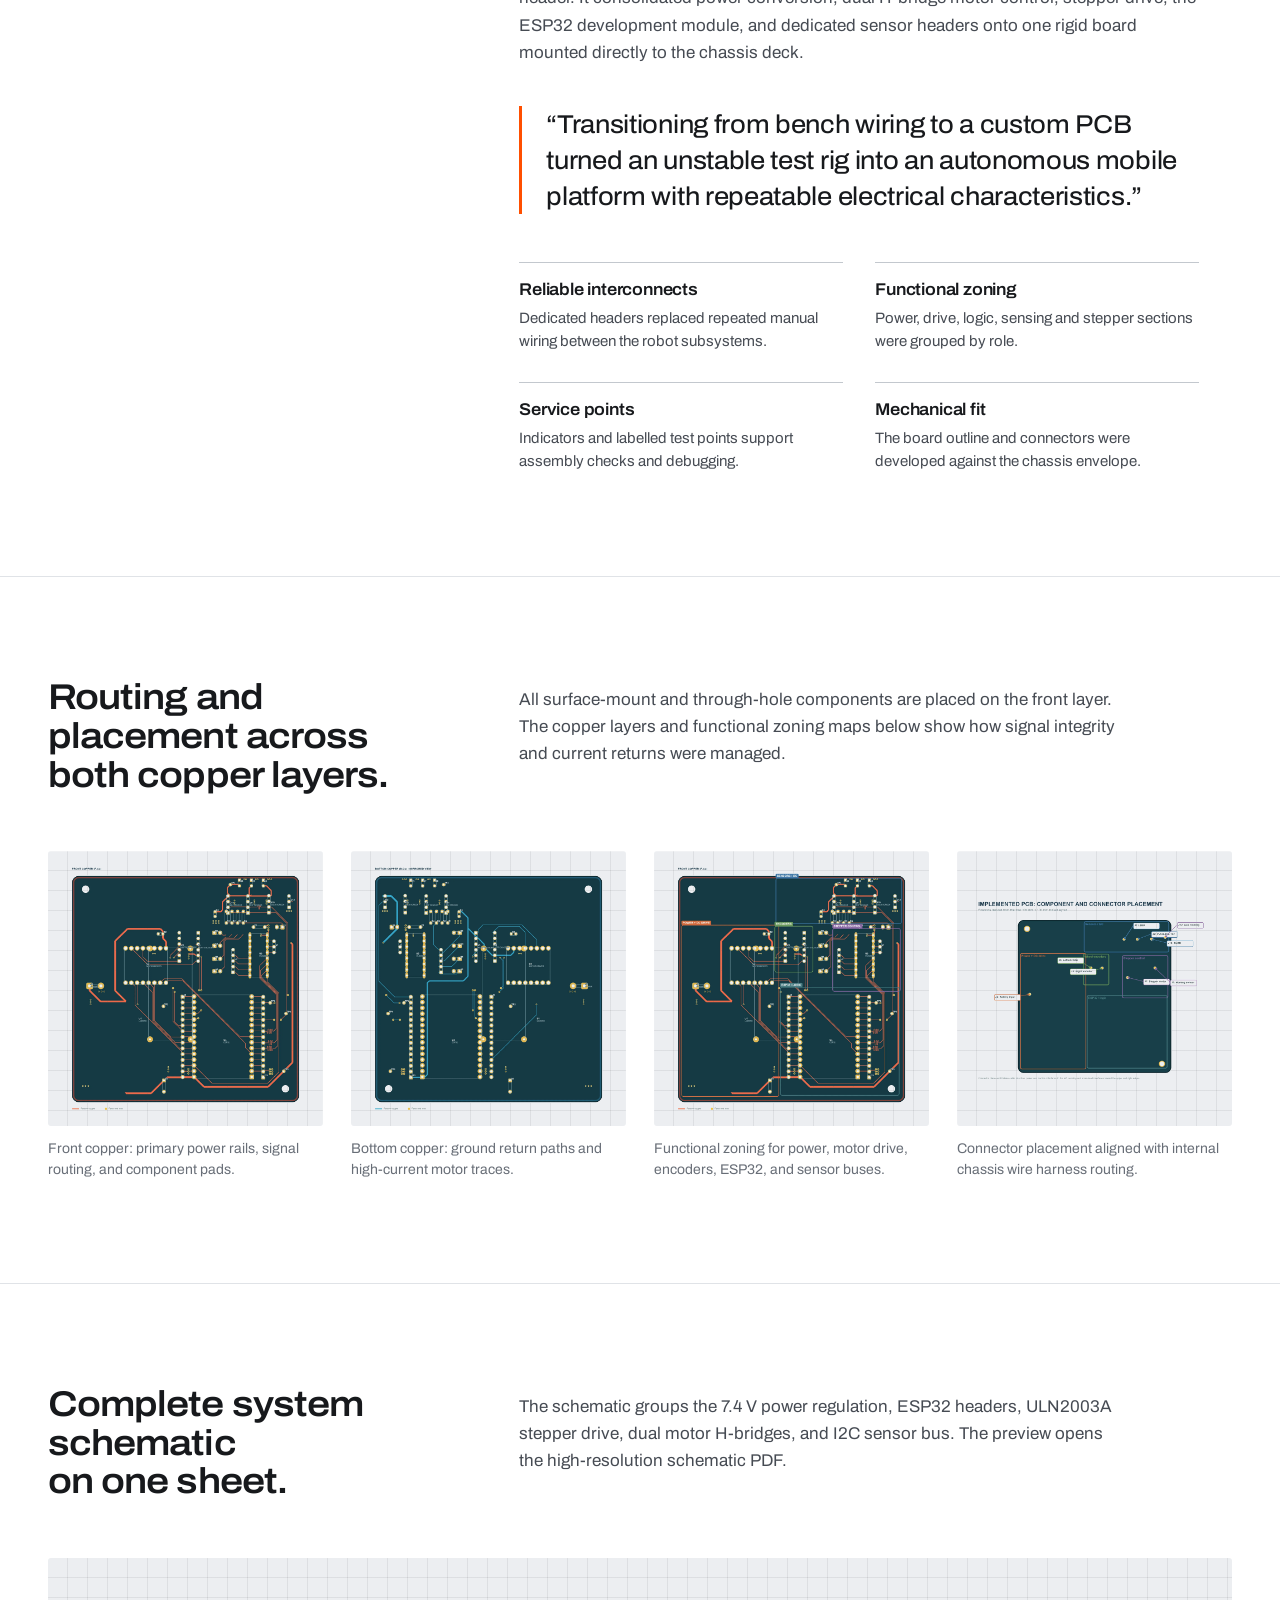
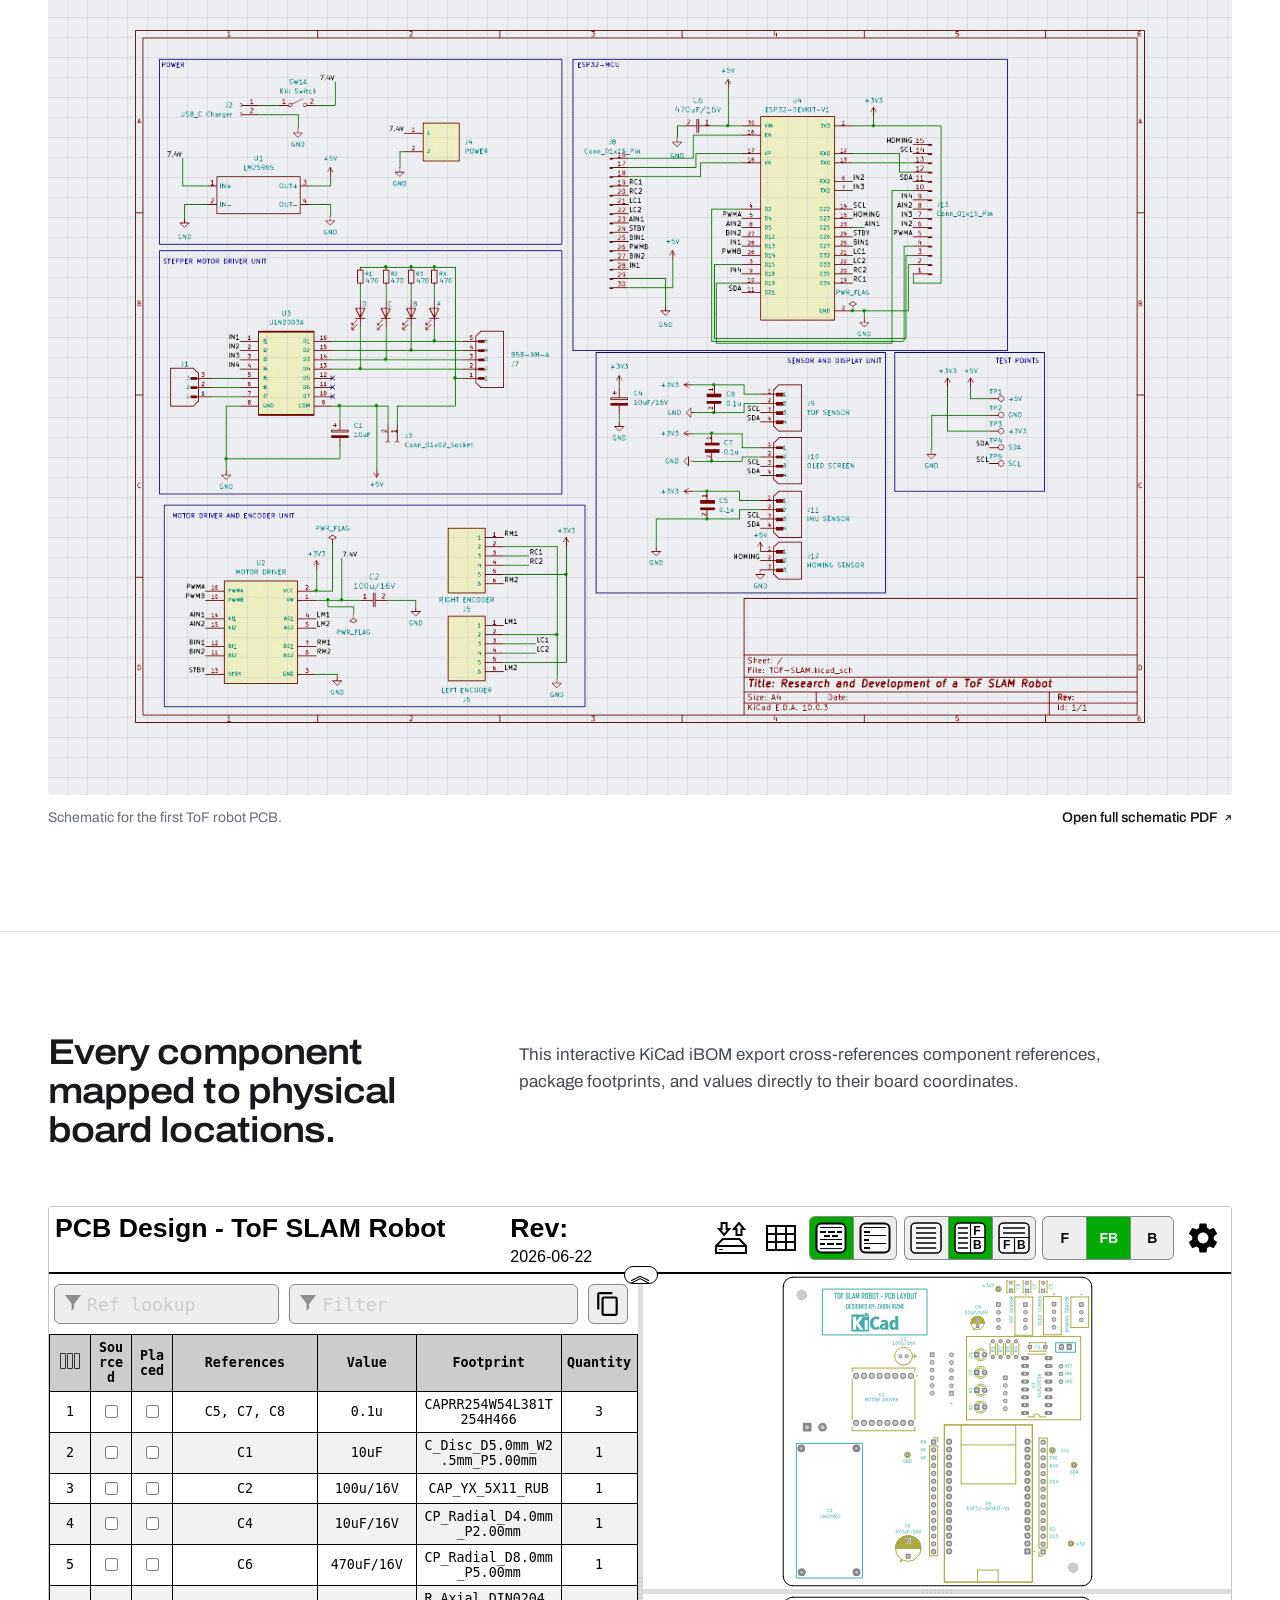
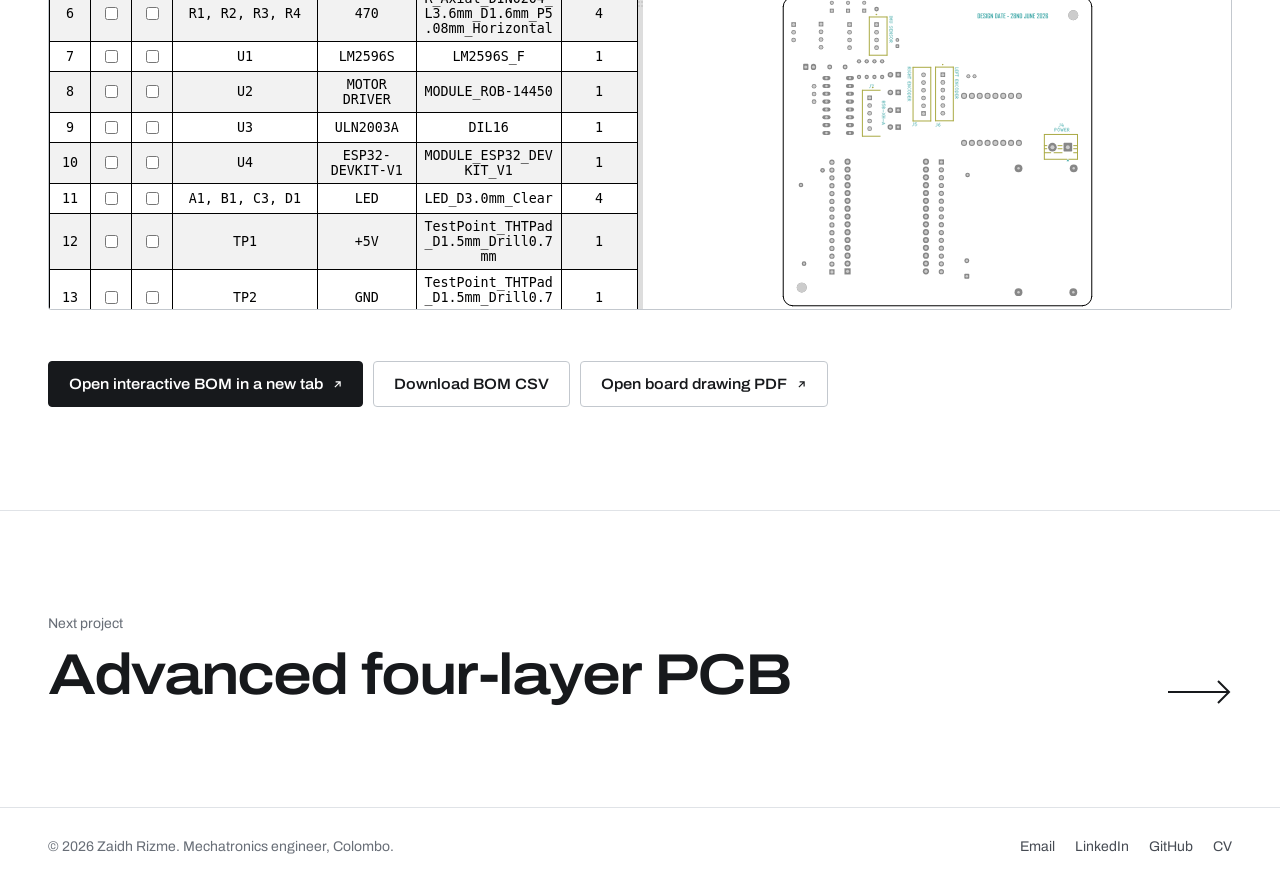
<file: tof-pcb-first.html>
<!doctype html>
<html lang="en">
<head>
    <meta charset="utf-8">
    <meta name="viewport" content="width=device-width, initial-scale=1">
    <title>First ToF robot PCB | Zaidh Rizme</title>
    <meta name="description" content="PCB case study: the implemented two-layer control and interface board for Zaidh Rizme&rsquo;s ToF SLAM robot.">
    <meta name="theme-color" content="#ffffff">
    <meta property="og:type" content="article">
    <meta property="og:title" content="First ToF robot PCB | Zaidh Rizme">
    <meta property="og:description" content="The implemented two-layer control and interface board for the ToF SLAM robot.">
    <meta property="og:url" content="https://zaidh-mech.github.io/tof-pcb-first.html">
    <meta property="og:image" content="https://zaidh-mech.github.io/images/projects/tof/pcb-first.webp">
    <link rel="icon" href="favicon.ico" sizes="any">
    <link rel="icon" type="image/png" sizes="32x32" href="favicon-32x32.png">
    <link rel="apple-touch-icon" href="apple-touch-icon.png">
    <link rel="manifest" href="site.webmanifest">
    <link rel="preconnect" href="https://fonts.googleapis.com">
    <link rel="preconnect" href="https://fonts.gstatic.com" crossorigin>
    <link rel="stylesheet" href="https://fonts.googleapis.com/css2?family=Archivo:wdth,wght@62..125,100..900&amp;display=swap">
    <link rel="stylesheet" href="css/styles.css?v=20261120">
    <script>(function(d){d.classList.add('js');try{var t=localStorage.getItem('zr-theme');if(t==='dark'||t==='light')d.setAttribute('data-theme',t);}catch(e){}addEventListener('pagereveal',function(e){var v=e.viewTransition;if(v){v.ready.catch(function(){});v.updateCallbackDone.catch(function(){});}});})(document.documentElement);</script>
    <script src="js/main.js?v=20261120" defer></script>
</head>
<body class="page-case">
    <a class="skip-link" href="#main">Skip to content</a>

    <header class="site-header">
        <div class="wrap header-inner">
            <a class="wordmark" href="index.html">Zaidh Rizme</a>
            <nav class="site-nav" aria-label="Primary">
                <a href="work.html" aria-current="true">Work</a>
                <a href="about.html">About</a>
                <a href="contact.html">Contact</a>
                <a href="Zaidh-Rizme-CV.pdf" target="_blank" rel="noopener">CV</a>
            </nav>
            <div class="header-tools">
                <button class="theme-toggle" type="button" aria-label="Switch colour theme">
                    <svg viewBox="0 0 24 24" aria-hidden="true"><circle cx="12" cy="12" r="8.25" fill="none" stroke="currentColor" stroke-width="1.5"/><path d="M12 3.75a8.25 8.25 0 0 1 0 16.5z" fill="currentColor"/></svg>
                </button>
                <button class="menu-toggle" type="button" aria-expanded="false" aria-controls="mobile-menu">Menu</button>
            </div>
        </div>
    </header>

    <main id="main">
        <header class="case-head wrap">
            <a class="back-link intro" href="tof-slam.html#pcb-progression">ToF robot case study</a>
            <p class="case-kicker intro" style="--i:1">PCB development, stage 1</p>
            <h1 class="intro" style="--i:2">First ToF robot control PCB</h1>
            <p class="lede intro" style="--i:3">The implemented two-layer board that replaced loose prototype wiring and consolidated the robot&rsquo;s power conversion, motion drivers, and multizone sensor interfaces.</p>
            <dl class="facts intro" style="--i:4">
                <div><dt>Status</dt><dd>Designed, fabricated and tested</dd></div>
                <div><dt>Dimensions</dt><dd>100 &times; 100 mm standard Eurocard</dd></div>
                <div><dt>Stack-up</dt><dd>2-layer, 1.6 mm FR-4 (1 oz Cu)</dd></div>
                <div><dt>Tools</dt><dd>KiCad 8, ESP32, DFM verification</dd></div>
            </dl>
        </header>

        <figure class="case-cover wrap">
            <div class="plate plate--fit" data-vt="pcb-first">
                <img src="images/projects/tof/pcb-first.webp" alt="Three-dimensional render of the first ToF robot PCB" width="687" height="681" fetchpriority="high" decoding="async">
            </div>
        </figure>

        <section class="case-section" aria-labelledby="why-title">
            <div class="wrap split">
                <div class="split-head"><h2 id="why-title">Why this board was needed</h2></div>
                <div class="prose">
                    <p class="lede">The early robot used temporary point-to-point jumper connections while the hardware architecture was still changing. While useful for benchtop testing, chassis vibration, motor electrical noise, and loose connectors made it impossible to maintain a dependable mobile SLAM platform.</p>
                    <p>I designed this PCB to give every subsystem a defined physical location and keyed header. It consolidated power conversion, dual H-bridge motor control, stepper drive, the ESP32 development module, and dedicated sensor headers onto one rigid board mounted directly to the chassis deck.</p>
                    <blockquote class="pullquote">&ldquo;Transitioning from bench wiring to a custom PCB turned an unstable test rig into an autonomous mobile platform with repeatable electrical characteristics.&rdquo;</blockquote>
                    <div class="notes">
                        <article><h3>Reliable interconnects</h3><p>Dedicated headers replaced repeated manual wiring between the robot subsystems.</p></article>
                        <article><h3>Functional zoning</h3><p>Power, drive, logic, sensing and stepper sections were grouped by role.</p></article>
                        <article><h3>Service points</h3><p>Indicators and labelled test points support assembly checks and debugging.</p></article>
                        <article><h3>Mechanical fit</h3><p>The board outline and connectors were developed against the chassis envelope.</p></article>
                    </div>
                </div>
            </div>
        </section>

        <section class="case-section" aria-labelledby="layout-title">
            <div class="wrap">
                <div class="section-intro">
                    <h2 id="layout-title">Routing and placement across both copper layers.</h2>
                    <p>All surface-mount and through-hole components are placed on the front layer. The copper layers and functional zoning maps below show how signal integrity and current returns were managed.</p>
                </div>
                <div class="gallery gallery--4">
                    <figure class="figure">
                        <div class="plate plate--render ratio-square"><img src="images/projects/tof/pcb-small/front-copper.webp" alt="Front copper routing of the first ToF robot PCB" width="1800" height="1800" loading="lazy" decoding="async"></div>
                        <figcaption>Front copper: primary power rails, signal routing, and component pads.</figcaption>
                    </figure>
                    <figure class="figure">
                        <div class="plate plate--render ratio-square"><img src="images/projects/tof/pcb-small/bottom-copper.webp" alt="Mirrored bottom copper routing of the first ToF robot PCB" width="1800" height="1800" loading="lazy" decoding="async"></div>
                        <figcaption>Bottom copper: ground return paths and high-current motor traces.</figcaption>
                    </figure>
                    <figure class="figure">
                        <div class="plate plate--render ratio-square"><img src="images/projects/tof/pcb-small/functional-zoning.webp" alt="Functional zoning of the first ToF robot PCB" width="1800" height="1800" loading="lazy" decoding="async"></div>
                        <figcaption>Functional zoning for power, motor drive, encoders, ESP32, and sensor buses.</figcaption>
                    </figure>
                    <figure class="figure">
                        <div class="plate plate--render ratio-square"><img src="images/projects/tof/pcb-small/connector-map.webp" alt="Connector map for the first ToF robot PCB" width="1800" height="1345" loading="lazy" decoding="async"></div>
                        <figcaption>Connector placement aligned with internal chassis wire harness routing.</figcaption>
                    </figure>
                </div>
            </div>
        </section>

        <section class="case-section" aria-labelledby="schematic-title">
            <div class="wrap">
                <div class="section-intro">
                    <h2 id="schematic-title">Complete system schematic on one sheet.</h2>
                    <p>The schematic groups the 7.4 V power regulation, ESP32 headers, ULN2003A stepper drive, dual motor H-bridges, and I2C sensor bus. The preview opens the high-resolution schematic PDF.</p>
                </div>
                <figure class="figure">
                    <a class="doc-link" href="documents/tof/pcb-first-schematic.pdf" target="_blank" rel="noopener">
                        <div class="plate plate--render ratio-sheet"><img src="images/projects/tof/pcb-small/schematic.webp" alt="Schematic for the first ToF robot PCB" width="1170" height="827" loading="lazy" decoding="async"></div>
                        <span class="doc-link-label"><span>Schematic for the first ToF robot PCB.</span><span class="open is-ext">Open full schematic PDF</span></span>
                    </a>
                </figure>
            </div>
        </section>

        <section class="case-section" id="bom" aria-labelledby="bom-title">
            <div class="wrap">
                <div class="section-intro">
                    <h2 id="bom-title">Every component mapped to physical board locations.</h2>
                    <p>This interactive KiCad iBOM export cross-references component references, package footprints, and values directly to their board coordinates.</p>
                </div>
                <div class="ibom">
                    <iframe src="documents/tof/pcb-first-interactive-bom.html" title="Interactive bill of materials for the first ToF robot PCB" loading="lazy"></iframe>
                </div>
                <div class="actions">
                    <a class="btn is-ext" href="documents/tof/pcb-first-interactive-bom.html" target="_blank" rel="noopener">Open interactive BOM in a new tab</a>
                    <a class="btn btn--ghost" href="documents/tof/pcb-first-bom.csv" download>Download BOM CSV</a>
                    <a class="btn btn--ghost is-ext" href="documents/tof/pcb-first-layout.pdf" target="_blank" rel="noopener">Open board drawing PDF</a>
                </div>
            </div>
        </section>

        <nav class="next-case" aria-label="Next project">
            <div class="wrap">
                <a href="tof-pcb-advanced.html">
                    <span><span class="next-label">Next project</span><span class="next-title">Advanced four-layer PCB</span></span>
                    <svg class="next-arrow" viewBox="0 0 64 24" aria-hidden="true"><path d="M0 12h61M50 1l11 11-11 11" fill="none" stroke="currentColor" stroke-width="2"/></svg>
                </a>
            </div>
        </nav>
    </main>

    <footer class="site-footer">
        <div class="wrap footer-inner">
            <p>&copy; <span data-year>2026</span> Zaidh Rizme. Mechatronics engineer, Colombo.</p>
            <ul class="footer-links">
                <li><a href="mailto:rizme.zaidh@gmail.com">Email</a></li>
                <li><a href="https://www.linkedin.com/in/zaidhriz/" target="_blank" rel="noopener">LinkedIn</a></li>
                <li><a href="https://github.com/zaidh-mech" target="_blank" rel="noopener">GitHub</a></li>
                <li><a href="Zaidh-Rizme-CV.pdf" target="_blank" rel="noopener">CV</a></li>
            </ul>
        </div>
    </footer>
</body>
</html>
</file>
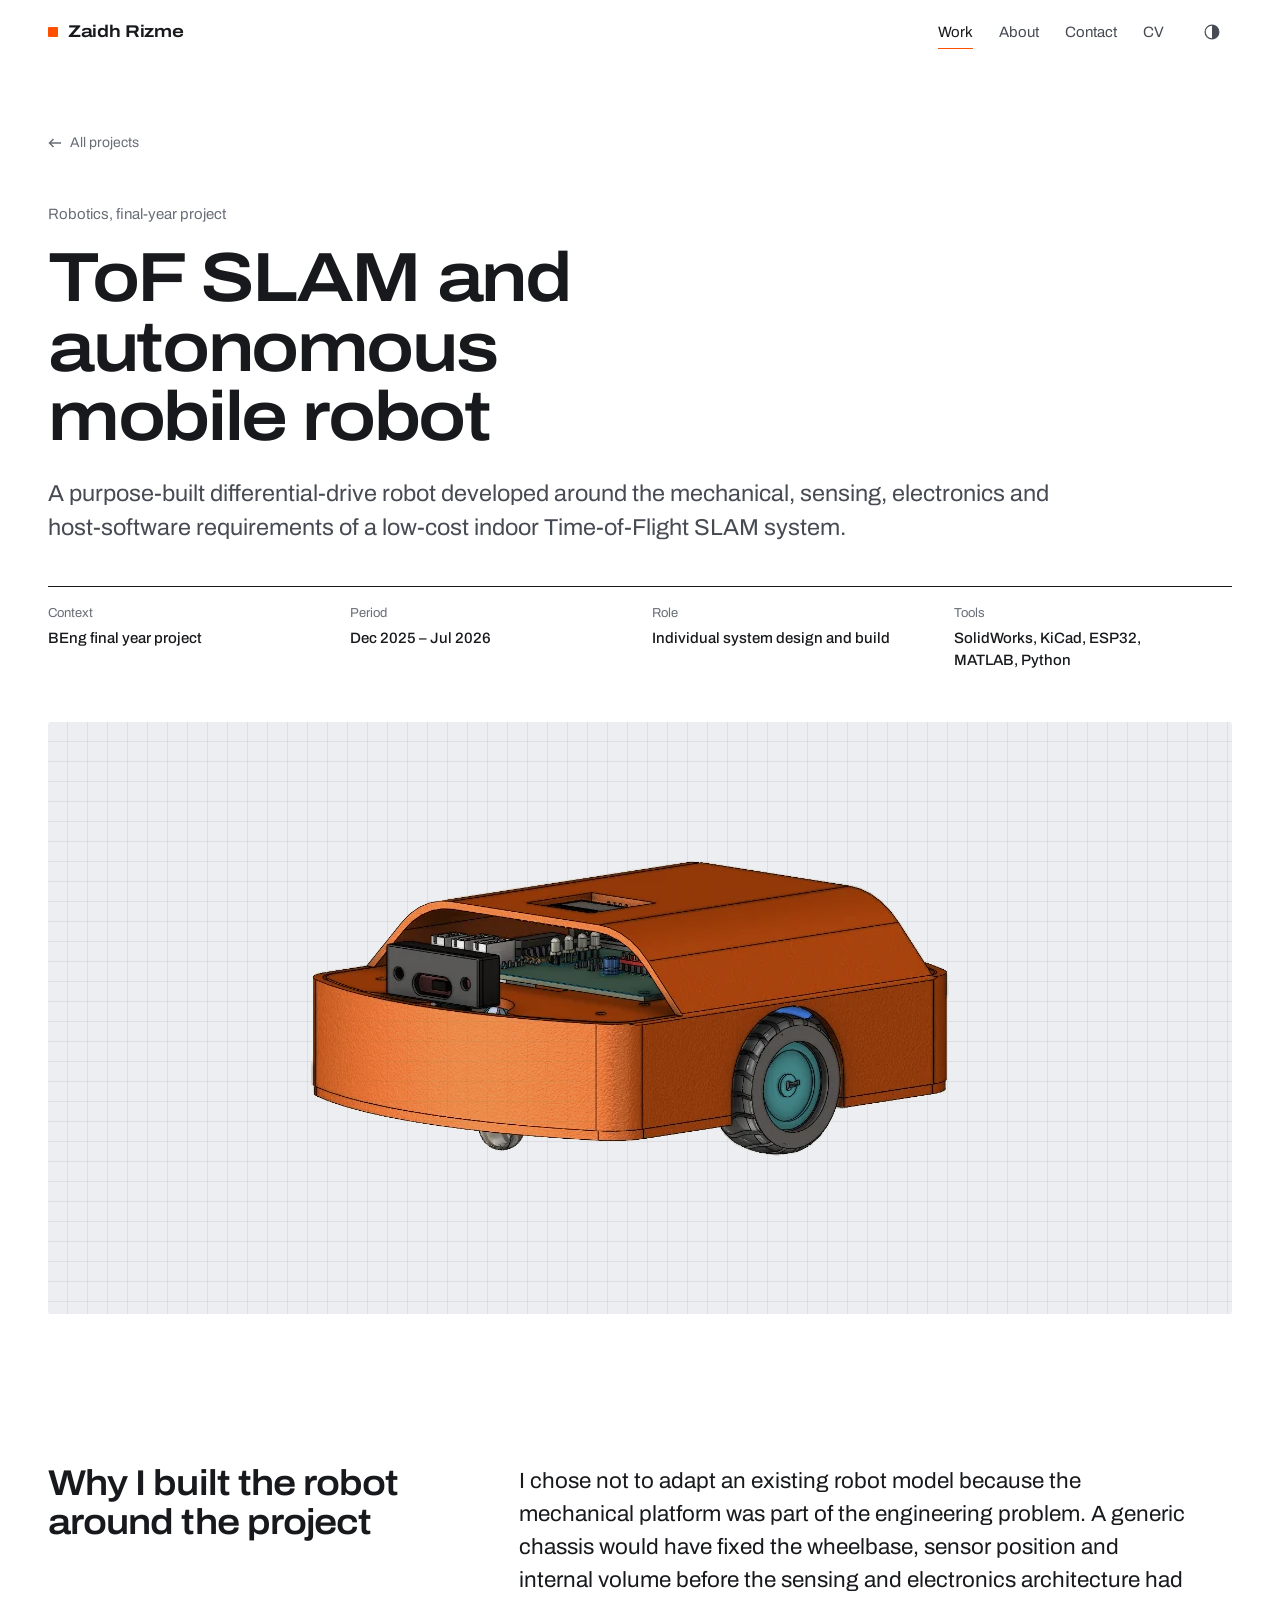
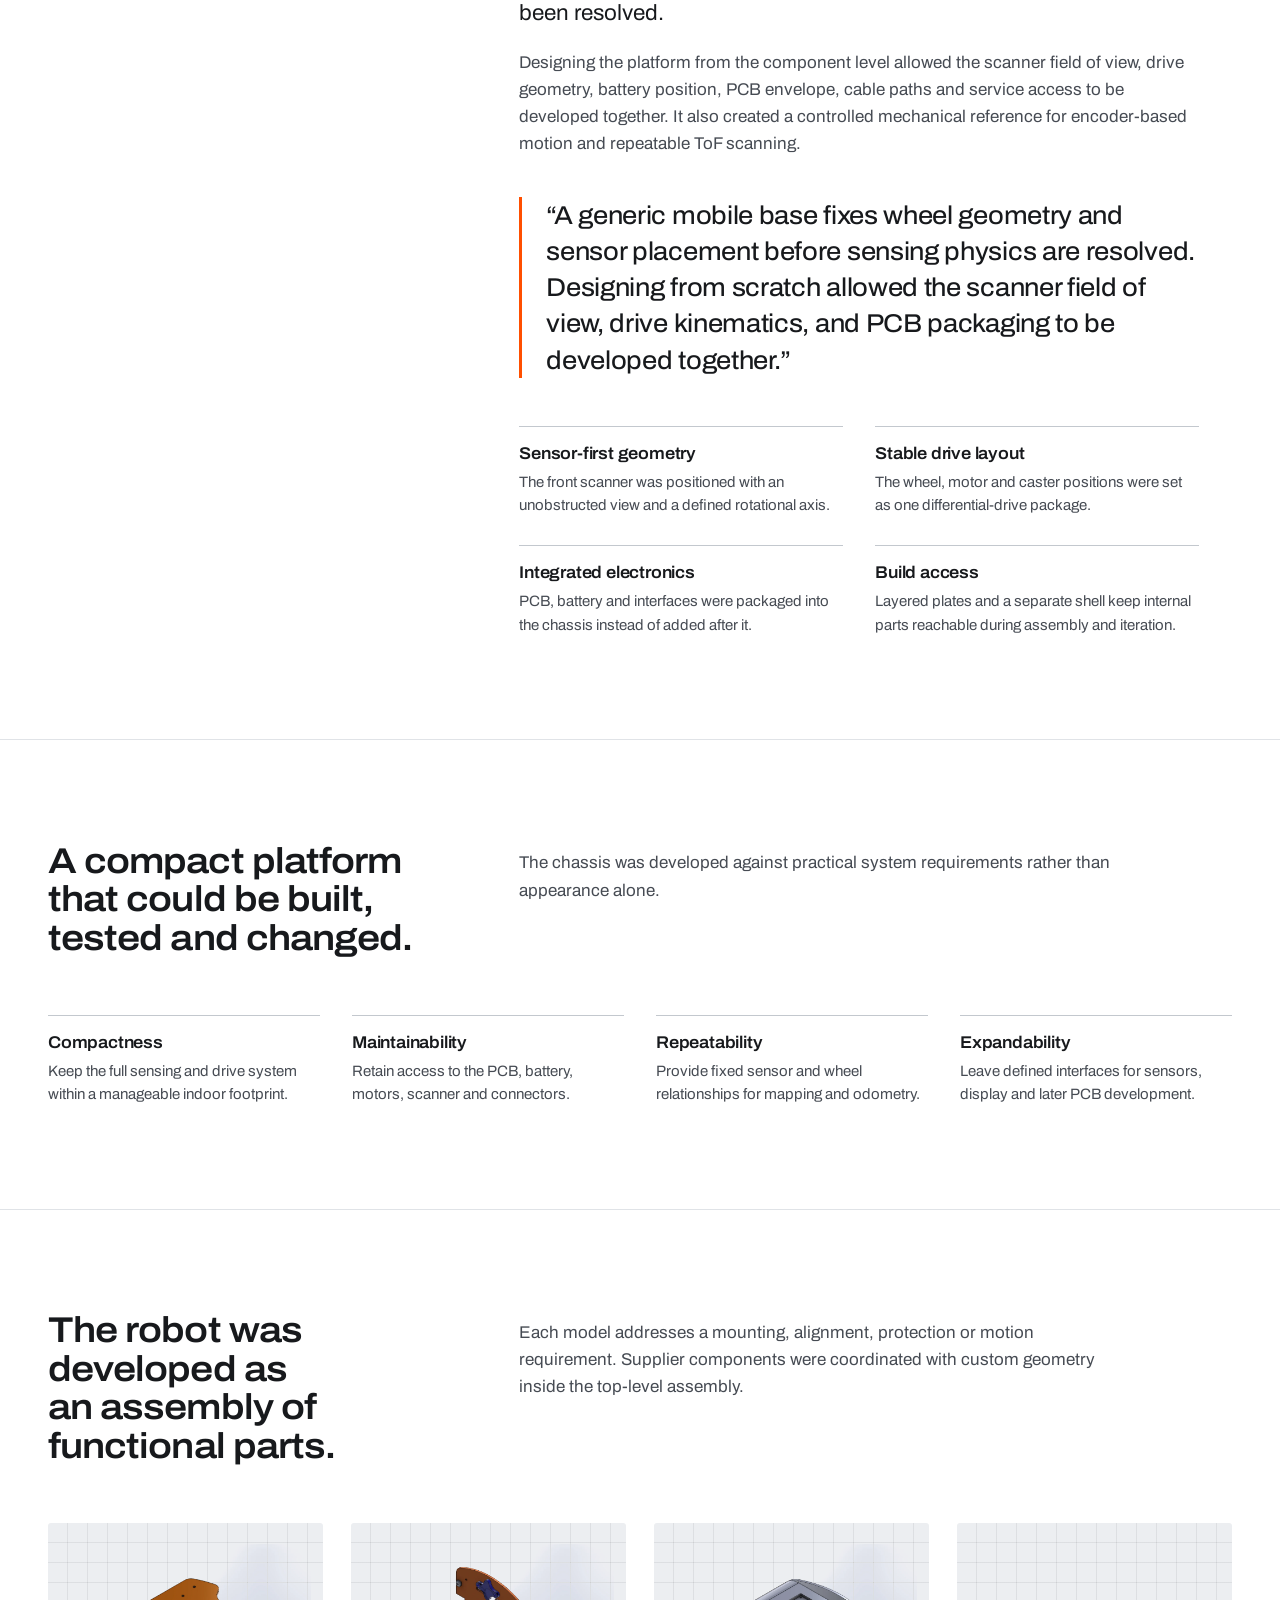
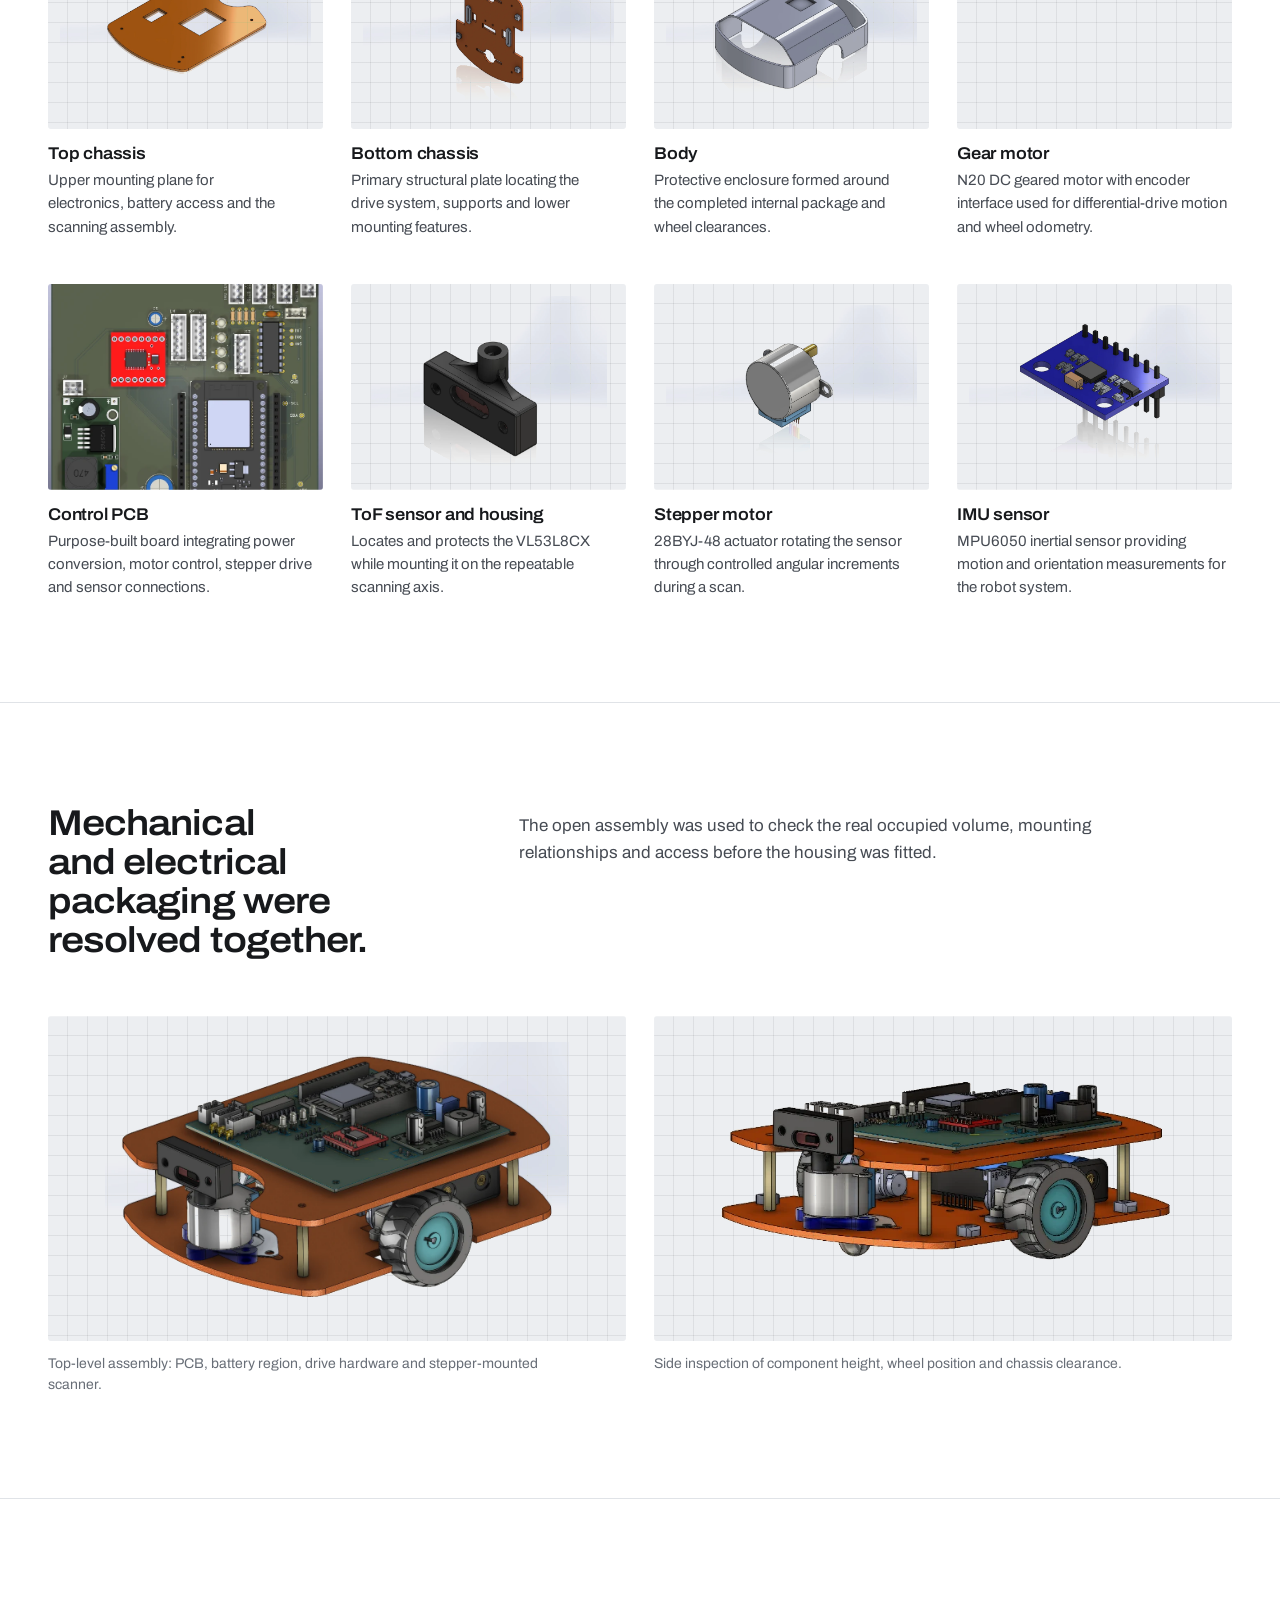
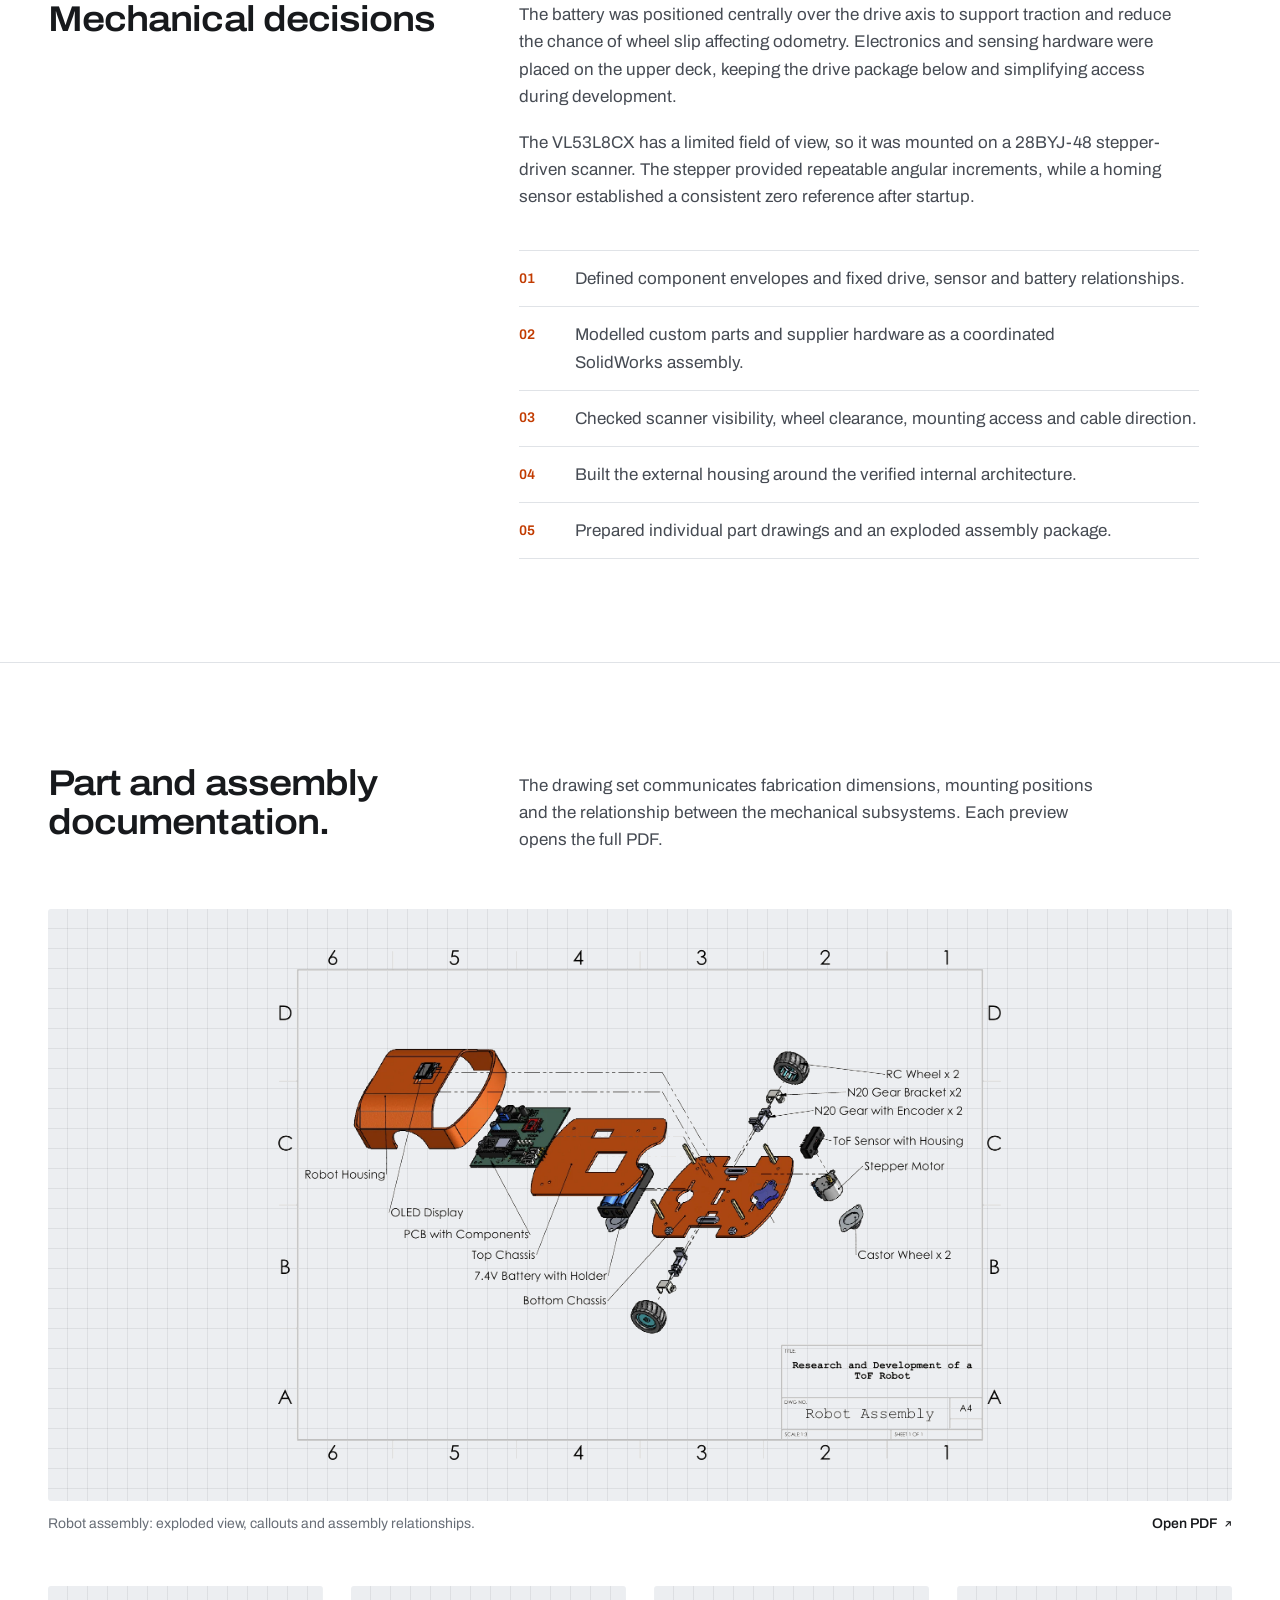
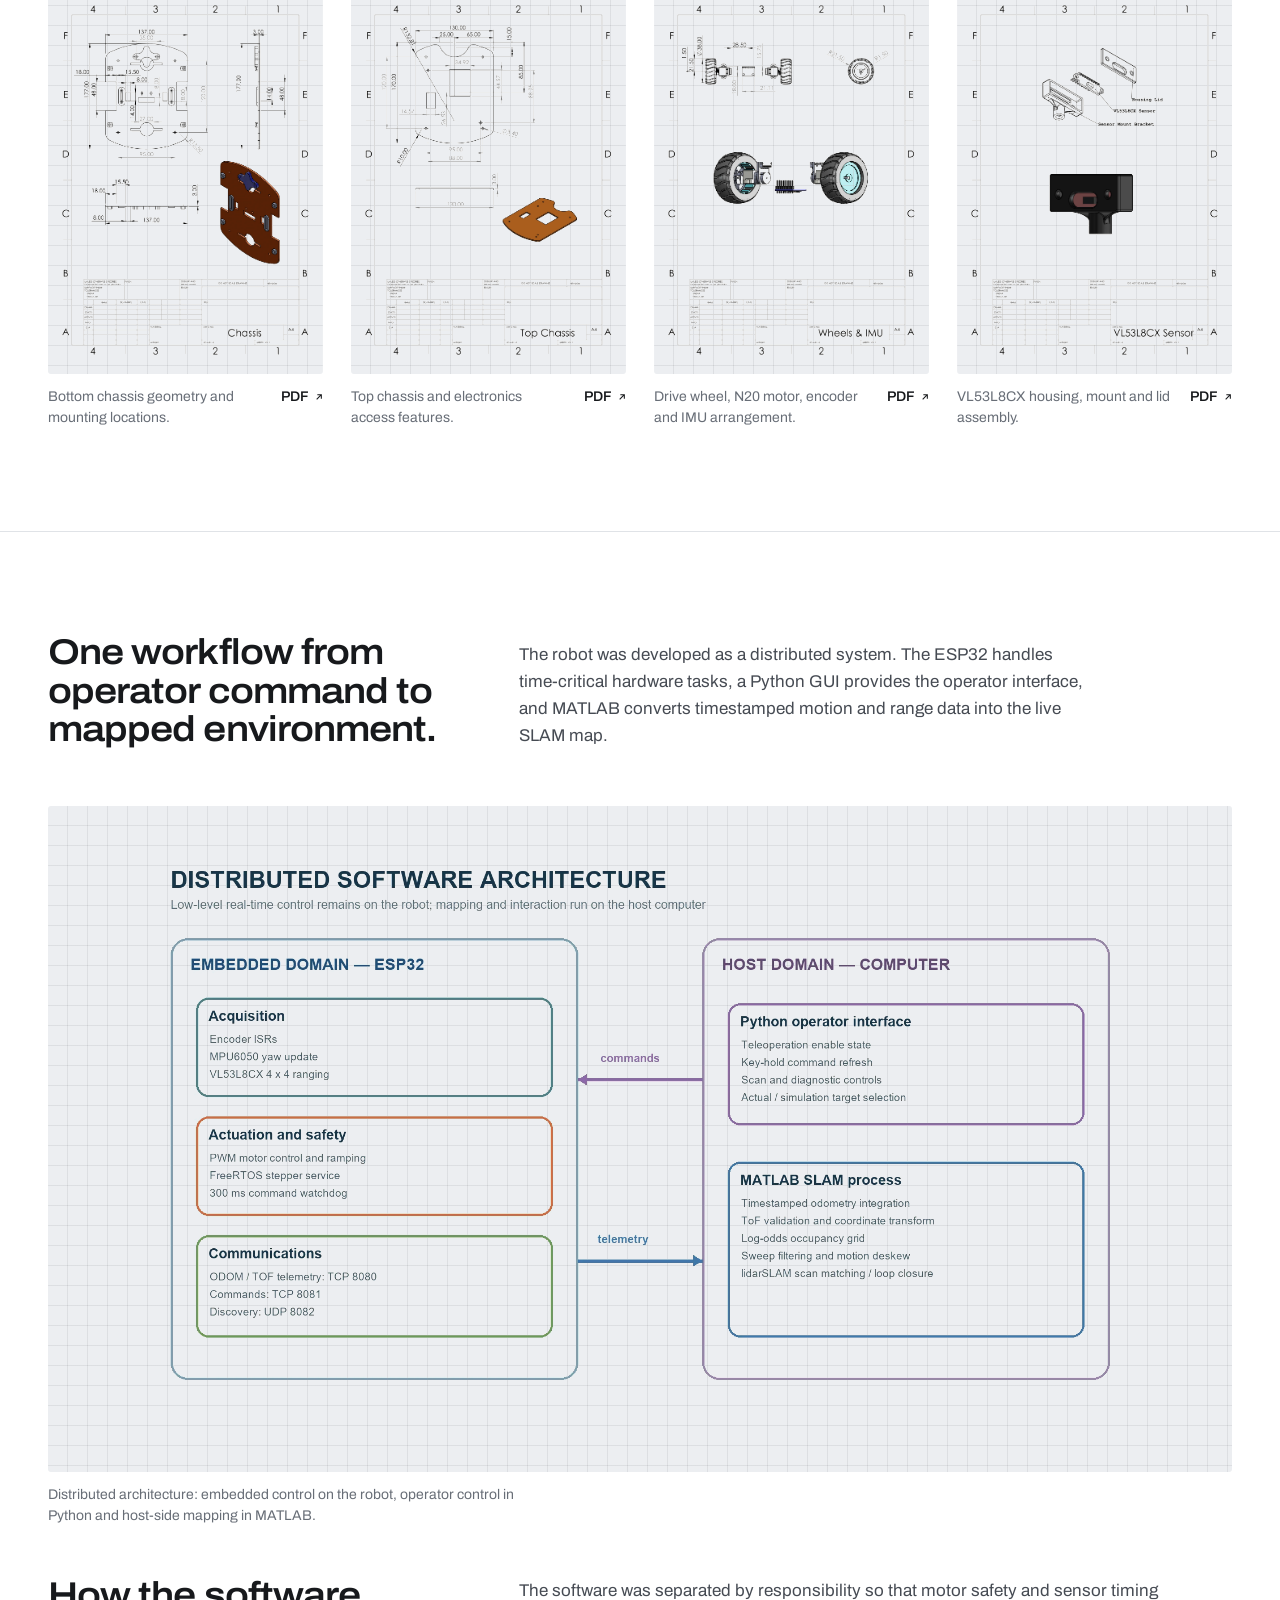
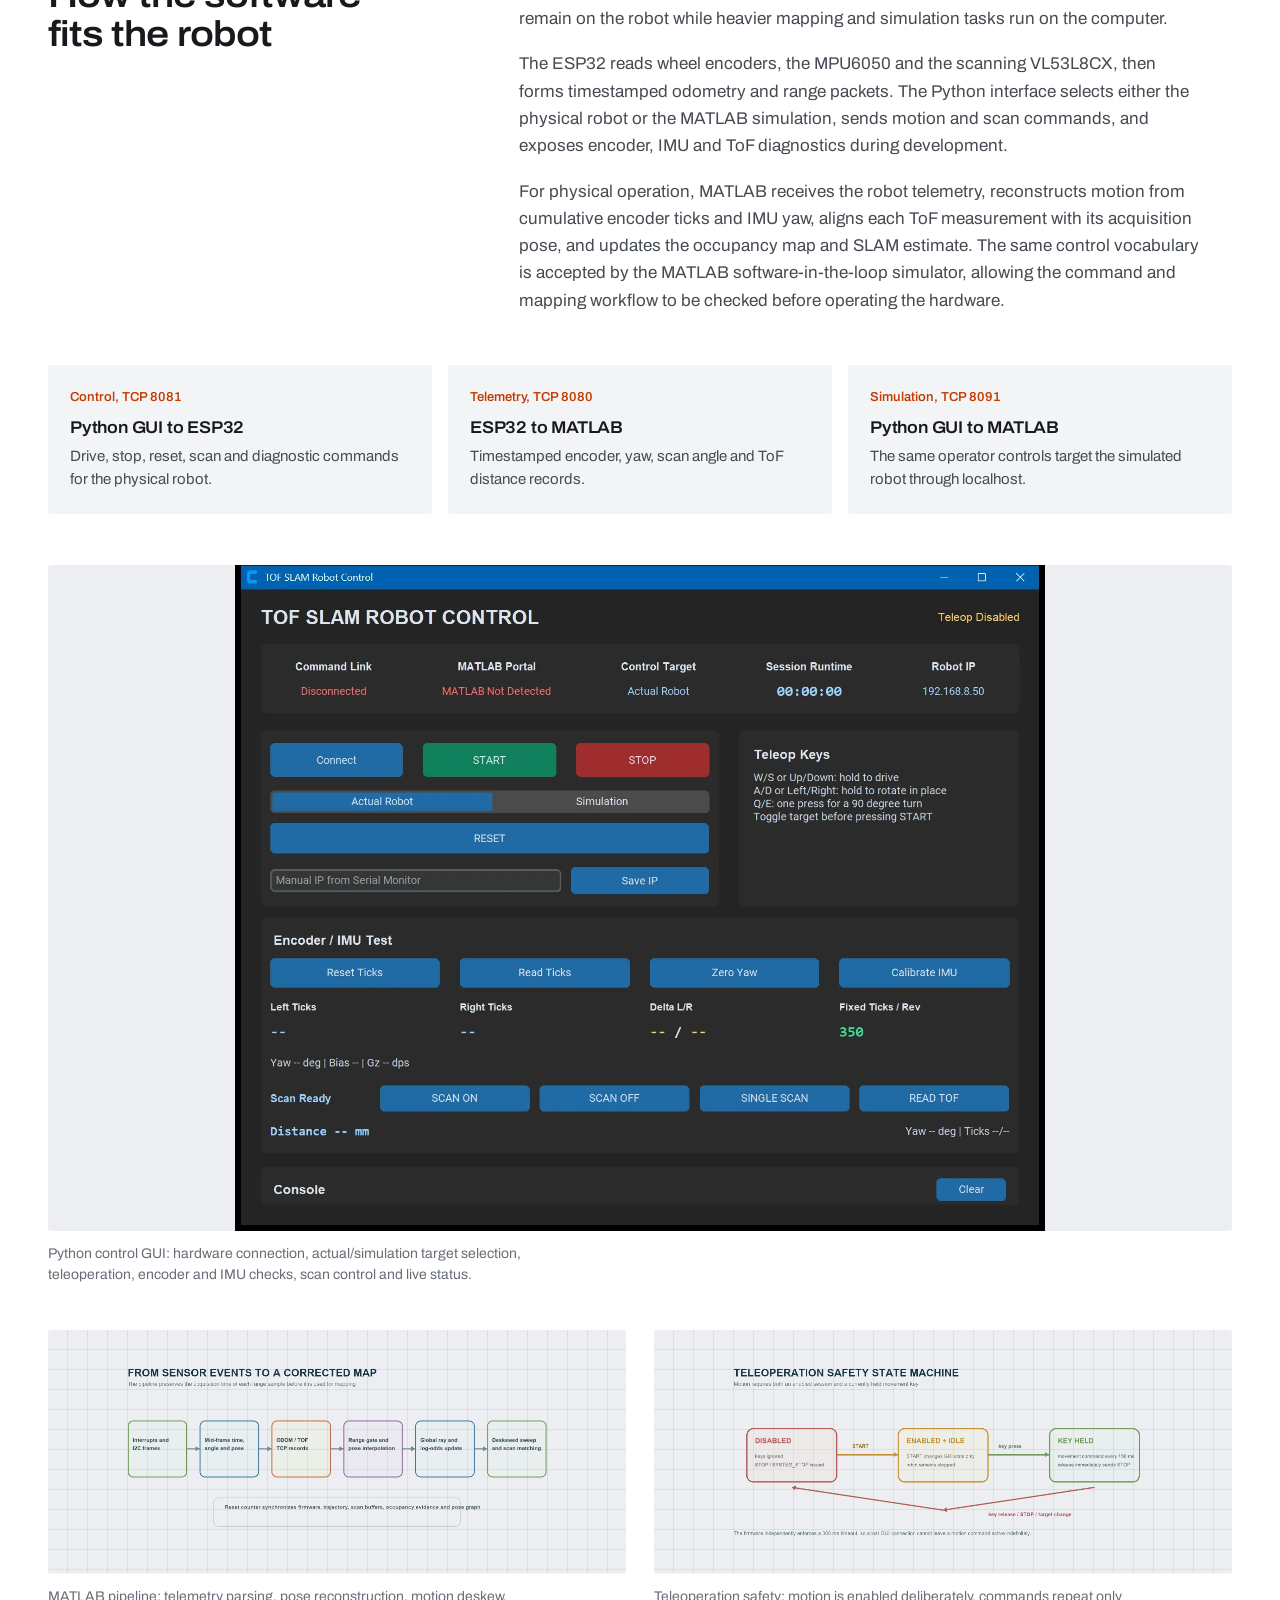
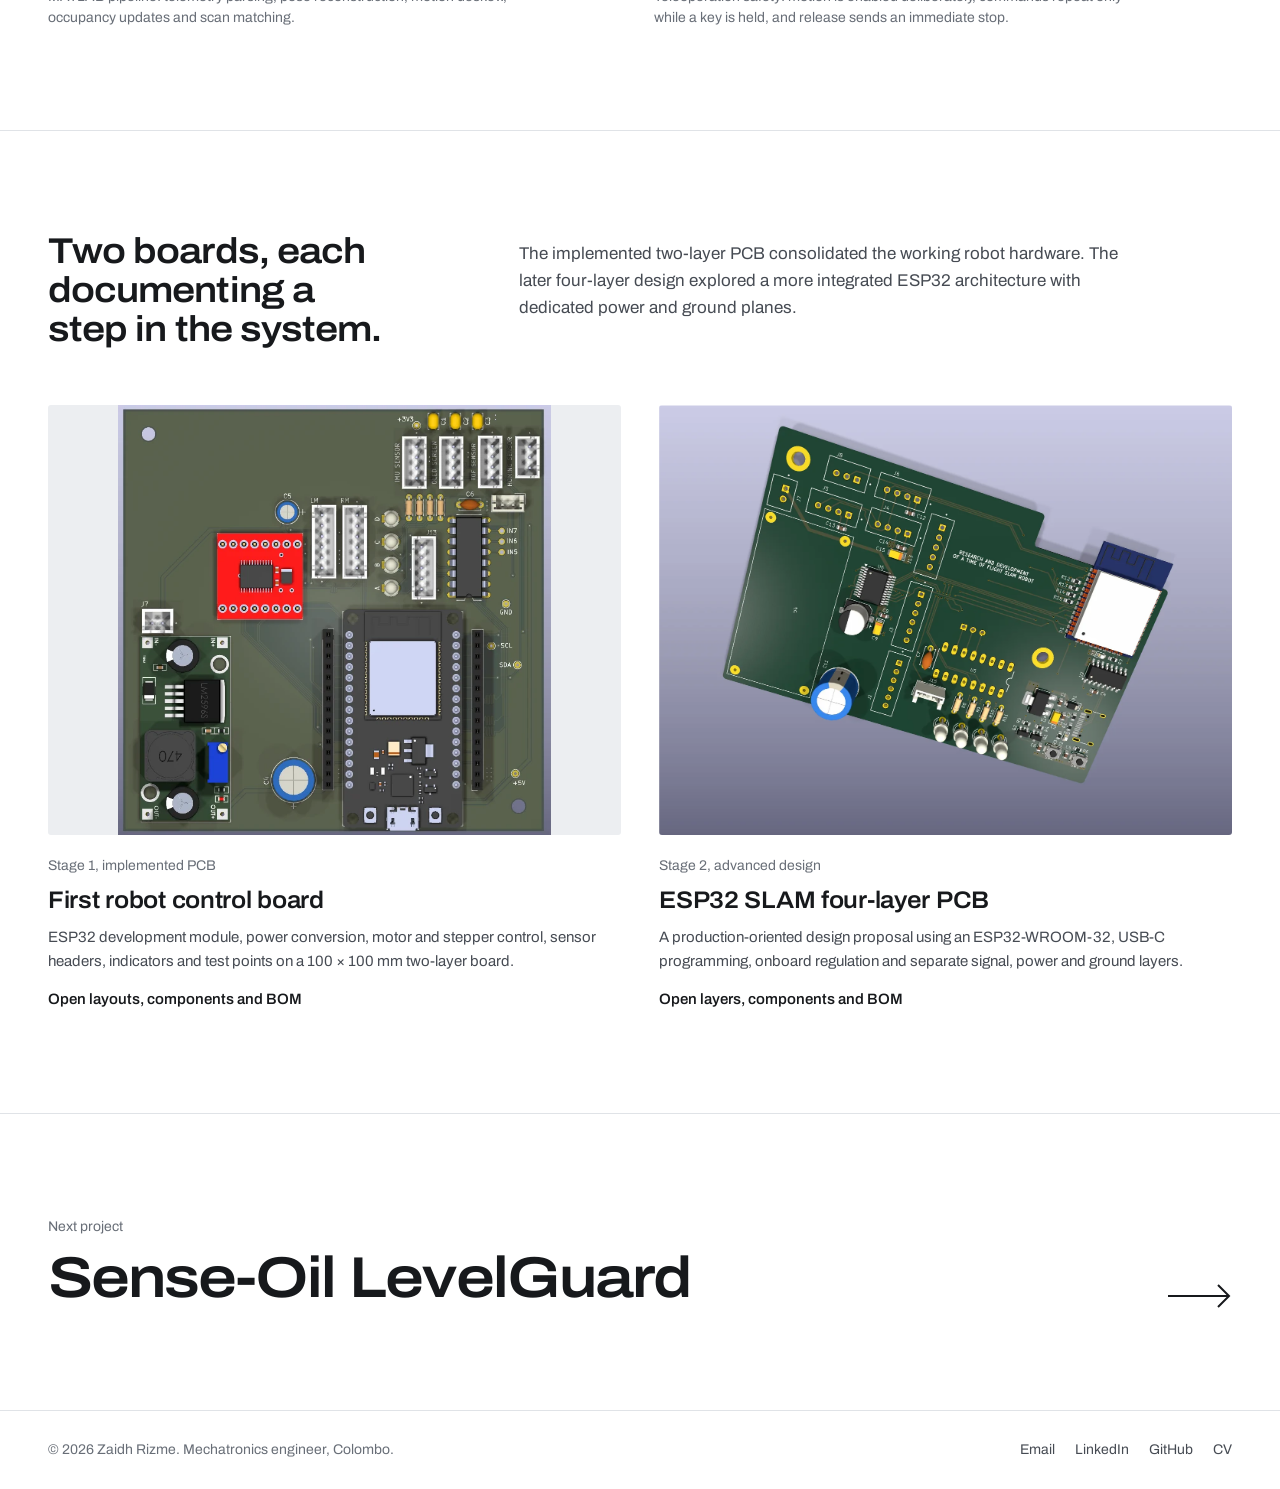
<file: tof-slam.html>
<!doctype html>
<html lang="en">
<head>
    <meta charset="utf-8">
    <meta name="viewport" content="width=device-width, initial-scale=1">
    <title>ToF SLAM robot | Zaidh Rizme</title>
    <meta name="description" content="Case study: a purpose-built ToF SLAM robot integrating SolidWorks mechanical design, custom PCBs, a Python control GUI and MATLAB mapping software by Zaidh Rizme.">
    <meta name="theme-color" content="#ffffff">
    <meta property="og:type" content="article">
    <meta property="og:title" content="ToF SLAM robot | Zaidh Rizme">
    <meta property="og:description" content="A differential-drive robot designed around low-cost Time-of-Flight SLAM: chassis, PCBs, firmware and mapping software.">
    <meta property="og:url" content="https://zaidh-mech.github.io/tof-slam.html">
    <meta property="og:image" content="https://zaidh-mech.github.io/images/projects/tof/robot-cad-main.webp">
    <link rel="icon" href="favicon.ico" sizes="any">
    <link rel="icon" type="image/png" sizes="32x32" href="favicon-32x32.png">
    <link rel="apple-touch-icon" href="apple-touch-icon.png">
    <link rel="manifest" href="site.webmanifest">
    <link rel="preconnect" href="https://fonts.googleapis.com">
    <link rel="preconnect" href="https://fonts.gstatic.com" crossorigin>
    <link rel="stylesheet" href="https://fonts.googleapis.com/css2?family=Archivo:wdth,wght@62..125,100..900&amp;display=swap">
    <link rel="stylesheet" href="css/styles.css?v=20261120">
    <script>(function(d){d.classList.add('js');try{var t=localStorage.getItem('zr-theme');if(t==='dark'||t==='light')d.setAttribute('data-theme',t);}catch(e){}addEventListener('pagereveal',function(e){var v=e.viewTransition;if(v){v.ready.catch(function(){});v.updateCallbackDone.catch(function(){});}});})(document.documentElement);</script>
    <script src="js/main.js?v=20261120" defer></script>
</head>
<body class="page-case">
    <a class="skip-link" href="#main">Skip to content</a>

    <header class="site-header">
        <div class="wrap header-inner">
            <a class="wordmark" href="index.html">Zaidh Rizme</a>
            <nav class="site-nav" aria-label="Primary">
                <a href="work.html" aria-current="true">Work</a>
                <a href="about.html">About</a>
                <a href="contact.html">Contact</a>
                <a href="Zaidh-Rizme-CV.pdf" target="_blank" rel="noopener">CV</a>
            </nav>
            <div class="header-tools">
                <button class="theme-toggle" type="button" aria-label="Switch colour theme">
                    <svg viewBox="0 0 24 24" aria-hidden="true"><circle cx="12" cy="12" r="8.25" fill="none" stroke="currentColor" stroke-width="1.5"/><path d="M12 3.75a8.25 8.25 0 0 1 0 16.5z" fill="currentColor"/></svg>
                </button>
                <button class="menu-toggle" type="button" aria-expanded="false" aria-controls="mobile-menu">Menu</button>
            </div>
        </div>
    </header>

    <main id="main">
        <header class="case-head wrap">
            <a class="back-link intro" href="work.html">All projects</a>
            <p class="case-kicker intro" style="--i:1">Robotics, final-year project</p>
            <h1 class="intro" style="--i:2">ToF SLAM and autonomous mobile robot</h1>
            <p class="lede intro" style="--i:3">A purpose-built differential-drive robot developed around the mechanical, sensing, electronics and host-software requirements of a low-cost indoor Time-of-Flight SLAM system.</p>
            <dl class="facts intro" style="--i:4">
                <div><dt>Context</dt><dd>BEng final year project</dd></div>
                <div><dt>Period</dt><dd>Dec 2025 &ndash; Jul 2026</dd></div>
                <div><dt>Role</dt><dd>Individual system design and build</dd></div>
                <div><dt>Tools</dt><dd>SolidWorks, KiCad, ESP32, MATLAB, Python</dd></div>
            </dl>
        </header>

        <figure class="case-cover wrap">
            <div class="plate plate--render" data-vt="tof">
                <img src="images/projects/tof/robot-cad-main.webp" alt="SolidWorks CAD model of the purpose-built ToF SLAM mobile robot" width="722" height="375" fetchpriority="high" decoding="async">
            </div>
        </figure>

        <section class="case-section" aria-labelledby="why-title">
            <div class="wrap split">
                <div class="split-head"><h2 id="why-title">Why I built the robot around the project</h2></div>
                <div class="prose">
                    <p class="lede">I chose not to adapt an existing robot model because the mechanical platform was part of the engineering problem. A generic chassis would have fixed the wheelbase, sensor position and internal volume before the sensing and electronics architecture had been resolved.</p>
                    <p>Designing the platform from the component level allowed the scanner field of view, drive geometry, battery position, PCB envelope, cable paths and service access to be developed together. It also created a controlled mechanical reference for encoder-based motion and repeatable ToF scanning.</p>
                    <blockquote class="pullquote">&ldquo;A generic mobile base fixes wheel geometry and sensor placement before sensing physics are resolved. Designing from scratch allowed the scanner field of view, drive kinematics, and PCB packaging to be developed together.&rdquo;</blockquote>
                    <div class="notes">
                        <article><h3>Sensor-first geometry</h3><p>The front scanner was positioned with an unobstructed view and a defined rotational axis.</p></article>
                        <article><h3>Stable drive layout</h3><p>The wheel, motor and caster positions were set as one differential-drive package.</p></article>
                        <article><h3>Integrated electronics</h3><p>PCB, battery and interfaces were packaged into the chassis instead of added after it.</p></article>
                        <article><h3>Build access</h3><p>Layered plates and a separate shell keep internal parts reachable during assembly and iteration.</p></article>
                    </div>
                </div>
            </div>
        </section>

        <section class="case-section" aria-labelledby="criteria-title">
            <div class="wrap">
                <div class="section-intro">
                    <h2 id="criteria-title">A compact platform that could be built, tested and changed.</h2>
                    <p>The chassis was developed against practical system requirements rather than appearance alone.</p>
                </div>
                <div class="notes notes--4">
                    <article><h3>Compactness</h3><p>Keep the full sensing and drive system within a manageable indoor footprint.</p></article>
                    <article><h3>Maintainability</h3><p>Retain access to the PCB, battery, motors, scanner and connectors.</p></article>
                    <article><h3>Repeatability</h3><p>Provide fixed sensor and wheel relationships for mapping and odometry.</p></article>
                    <article><h3>Expandability</h3><p>Leave defined interfaces for sensors, display and later PCB development.</p></article>
                </div>
            </div>
        </section>

        <section class="case-section" id="parts" aria-labelledby="parts-title">
            <div class="wrap">
                <div class="section-intro">
                    <h2 id="parts-title">The robot was developed as an assembly of functional parts.</h2>
                    <p>Each model addresses a mounting, alignment, protection or motion requirement. Supplier components were coordinated with custom geometry inside the top-level assembly.</p>
                </div>
                <div class="gallery gallery--4">
                    <figure class="figure part">
                        <div class="plate plate--render ratio-photo"><img src="images/projects/tof/parts/top-chassis.webp" alt="Top chassis plate for the ToF robot" width="1758" height="1151" loading="lazy" decoding="async"></div>
                        <figcaption><h3>Top chassis</h3><p>Upper mounting plane for electronics, battery access and the scanning assembly.</p></figcaption>
                    </figure>
                    <figure class="figure part">
                        <div class="plate plate--render ratio-photo"><img src="images/projects/tof/parts/bottom-chassis.webp" alt="Bottom chassis plate and mounting features for the ToF robot" width="1758" height="1151" loading="lazy" decoding="async"></div>
                        <figcaption><h3>Bottom chassis</h3><p>Primary structural plate locating the drive system, supports and lower mounting features.</p></figcaption>
                    </figure>
                    <figure class="figure part">
                        <div class="plate plate--render ratio-photo"><img src="images/projects/tof/parts/body-shell.webp" alt="External body designed for the ToF robot" width="1758" height="1151" loading="lazy" decoding="async"></div>
                        <figcaption><h3>Body</h3><p>Protective enclosure formed around the completed internal package and wheel clearances.</p></figcaption>
                    </figure>
                    <figure class="figure part">
                        <div class="plate plate--render ratio-photo"><img src="images/projects/tof/parts/gear-motor.webp" alt="N20 DC geared motor CAD model used in the ToF robot" width="1758" height="1151" loading="lazy" decoding="async"></div>
                        <figcaption><h3>Gear motor</h3><p>N20 DC geared motor with encoder interface used for differential-drive motion and wheel odometry.</p></figcaption>
                    </figure>
                    <figure class="figure part">
                        <div class="plate ratio-photo"><img src="images/projects/tof/pcb-first.webp" alt="Custom control PCB designed for the ToF robot" width="687" height="681" loading="lazy" decoding="async"></div>
                        <figcaption><h3>Control PCB</h3><p>Purpose-built board integrating power conversion, motor control, stepper drive and sensor connections.</p></figcaption>
                    </figure>
                    <figure class="figure part">
                        <div class="plate plate--render ratio-photo"><img src="images/projects/tof/parts/tof-sensor-housing.webp" alt="VL53L8CX ToF sensor and protective housing" width="1504" height="1151" loading="lazy" decoding="async"></div>
                        <figcaption><h3>ToF sensor and housing</h3><p>Locates and protects the VL53L8CX while mounting it on the repeatable scanning axis.</p></figcaption>
                    </figure>
                    <figure class="figure part">
                        <div class="plate plate--render ratio-photo"><img src="images/projects/tof/parts/stepper-motor.webp" alt="28BYJ-48 stepper motor CAD model used by the ToF scanner" width="1758" height="1151" loading="lazy" decoding="async"></div>
                        <figcaption><h3>Stepper motor</h3><p>28BYJ-48 actuator rotating the sensor through controlled angular increments during a scan.</p></figcaption>
                    </figure>
                    <figure class="figure part">
                        <div class="plate plate--render ratio-photo"><img src="images/projects/tof/parts/imu-sensor.webp" alt="MPU6050 IMU sensor CAD model used in the ToF robot" width="1758" height="1151" loading="lazy" decoding="async"></div>
                        <figcaption><h3>IMU sensor</h3><p>MPU6050 inertial sensor providing motion and orientation measurements for the robot system.</p></figcaption>
                    </figure>
                </div>
            </div>
        </section>

        <section class="case-section" aria-labelledby="assembly-title">
            <div class="wrap">
                <div class="section-intro">
                    <h2 id="assembly-title">Mechanical and electrical packaging were resolved together.</h2>
                    <p>The open assembly was used to check the real occupied volume, mounting relationships and access before the housing was fitted.</p>
                </div>
                <div class="gallery">
                    <figure class="figure">
                        <div class="plate plate--render ratio-wide"><img src="images/projects/tof/robot-cad-open.webp" alt="Open SolidWorks assembly showing the robot chassis, PCB, motors and scanner" width="1130" height="666" loading="lazy" decoding="async"></div>
                        <figcaption>Top-level assembly: PCB, battery region, drive hardware and stepper-mounted scanner.</figcaption>
                    </figure>
                    <figure class="figure">
                        <div class="plate plate--render ratio-wide"><img src="images/projects/tof/robot-cad-side.webp" alt="Side view of the open ToF robot assembly" width="750" height="356" loading="lazy" decoding="async"></div>
                        <figcaption>Side inspection of component height, wheel position and chassis clearance.</figcaption>
                    </figure>
                </div>
            </div>
        </section>

        <section class="case-section" aria-labelledby="decisions-title">
            <div class="wrap split">
                <div class="split-head"><h2 id="decisions-title">Mechanical decisions</h2></div>
                <div class="prose">
                    <p>The battery was positioned centrally over the drive axis to support traction and reduce the chance of wheel slip affecting odometry. Electronics and sensing hardware were placed on the upper deck, keeping the drive package below and simplifying access during development.</p>
                    <p>The VL53L8CX has a limited field of view, so it was mounted on a 28BYJ-48 stepper-driven scanner. The stepper provided repeatable angular increments, while a homing sensor established a consistent zero reference after startup.</p>
                    <ol class="steps">
                        <li>Defined component envelopes and fixed drive, sensor and battery relationships.</li>
                        <li>Modelled custom parts and supplier hardware as a coordinated SolidWorks assembly.</li>
                        <li>Checked scanner visibility, wheel clearance, mounting access and cable direction.</li>
                        <li>Built the external housing around the verified internal architecture.</li>
                        <li>Prepared individual part drawings and an exploded assembly package.</li>
                    </ol>
                </div>
            </div>
        </section>

        <section class="case-section" id="drawings" aria-labelledby="drawings-title">
            <div class="wrap">
                <div class="section-intro">
                    <h2 id="drawings-title">Part and assembly documentation.</h2>
                    <p>The drawing set communicates fabrication dimensions, mounting positions and the relationship between the mechanical subsystems. Each preview opens the full PDF.</p>
                </div>
                <figure class="figure">
                    <a class="doc-link" href="documents/tof/assembly.pdf" target="_blank" rel="noopener">
                        <div class="plate plate--render ratio-cover"><img src="images/projects/tof/drawing-assembly.webp" alt="Exploded SolidWorks assembly drawing of the ToF robot" width="1754" height="1241" loading="lazy" decoding="async"></div>
                        <span class="doc-link-label"><span>Robot assembly: exploded view, callouts and assembly relationships.</span><span class="open is-ext">Open PDF</span></span>
                    </a>
                </figure>
                <div class="gallery gallery--4">
                    <figure class="figure">
                        <a class="doc-link" href="documents/tof/chassis.pdf" target="_blank" rel="noopener">
                            <div class="plate plate--render ratio-sheet-tall"><img src="images/projects/tof/drawing-chassis.webp" alt="Dimensioned bottom chassis drawing" width="1241" height="1754" loading="lazy" decoding="async"></div>
                            <span class="doc-link-label"><span>Bottom chassis geometry and mounting locations.</span><span class="open is-ext">PDF</span></span>
                        </a>
                    </figure>
                    <figure class="figure">
                        <a class="doc-link" href="documents/tof/top-chassis.pdf" target="_blank" rel="noopener">
                            <div class="plate plate--render ratio-sheet-tall"><img src="images/projects/tof/drawing-top-chassis.webp" alt="Dimensioned top chassis drawing" width="1241" height="1754" loading="lazy" decoding="async"></div>
                            <span class="doc-link-label"><span>Top chassis and electronics access features.</span><span class="open is-ext">PDF</span></span>
                        </a>
                    </figure>
                    <figure class="figure">
                        <a class="doc-link" href="documents/tof/wheels-imu.pdf" target="_blank" rel="noopener">
                            <div class="plate plate--render ratio-sheet-tall"><img src="images/projects/tof/drawing-wheels-imu.webp" alt="Wheel, motor and IMU engineering drawing" width="1241" height="1754" loading="lazy" decoding="async"></div>
                            <span class="doc-link-label"><span>Drive wheel, N20 motor, encoder and IMU arrangement.</span><span class="open is-ext">PDF</span></span>
                        </a>
                    </figure>
                    <figure class="figure">
                        <a class="doc-link" href="documents/tof/tof-sensor.pdf" target="_blank" rel="noopener">
                            <div class="plate plate--render ratio-sheet-tall"><img src="images/projects/tof/drawing-tof-sensor.webp" alt="Exploded VL53L8CX sensor housing drawing" width="1241" height="1754" loading="lazy" decoding="async"></div>
                            <span class="doc-link-label"><span>VL53L8CX housing, mount and lid assembly.</span><span class="open is-ext">PDF</span></span>
                        </a>
                    </figure>
                </div>
            </div>
        </section>

        <section class="case-section" id="software-integration" aria-labelledby="software-title">
            <div class="wrap">
                <div class="section-intro">
                    <h2 id="software-title">One workflow from operator command to mapped environment.</h2>
                    <p>The robot was developed as a distributed system. The ESP32 handles time-critical hardware tasks, a Python GUI provides the operator interface, and MATLAB converts timestamped motion and range data into the live SLAM map.</p>
                </div>
                <figure class="figure">
                    <div class="plate plate--render ratio-wide"><img src="images/projects/tof/software/software-architecture.webp" alt="Architecture diagram linking the ESP32 robot, Python operator interface and MATLAB SLAM process" width="1800" height="1050" loading="lazy" decoding="async"></div>
                    <figcaption>Distributed architecture: embedded control on the robot, operator control in Python and host-side mapping in MATLAB.</figcaption>
                </figure>

                <div class="split">
                    <div class="split-head"><h2>How the software fits the robot</h2></div>
                    <div class="prose">
                        <p>The software was separated by responsibility so that motor safety and sensor timing remain on the robot while heavier mapping and simulation tasks run on the computer.</p>
                        <p>The ESP32 reads wheel encoders, the MPU6050 and the scanning VL53L8CX, then forms timestamped odometry and range packets. The Python interface selects either the physical robot or the MATLAB simulation, sends motion and scan commands, and exposes encoder, IMU and ToF diagnostics during development.</p>
                        <p>For physical operation, MATLAB receives the robot telemetry, reconstructs motion from cumulative encoder ticks and IMU yaw, aligns each ToF measurement with its acquisition pose, and updates the occupancy map and SLAM estimate. The same control vocabulary is accepted by the MATLAB software-in-the-loop simulator, allowing the command and mapping workflow to be checked before operating the hardware.</p>
                    </div>
                </div>

                <div class="flow" aria-label="Software communication routes">
                    <article><p class="route">Control, TCP 8081</p><h3>Python GUI to ESP32</h3><p>Drive, stop, reset, scan and diagnostic commands for the physical robot.</p></article>
                    <article><p class="route">Telemetry, TCP 8080</p><h3>ESP32 to MATLAB</h3><p>Timestamped encoder, yaw, scan angle and ToF distance records.</p></article>
                    <article><p class="route">Simulation, TCP 8091</p><h3>Python GUI to MATLAB</h3><p>The same operator controls target the simulated robot through localhost.</p></article>
                </div>

                <div class="gallery">
                    <figure class="figure span-all">
                        <div class="plate plate--fit ratio-wide"><img src="images/projects/tof/software/python-control-gui.webp" alt="Python GUI for ToF SLAM robot control, diagnostics and simulation selection" width="1492" height="1226" loading="lazy" decoding="async"></div>
                        <figcaption>Python control GUI: hardware connection, actual/simulation target selection, teleoperation, encoder and IMU checks, scan control and live status.</figcaption>
                    </figure>
                    <figure class="figure">
                        <div class="plate plate--render ratio-strip"><img src="images/projects/tof/software/processing-pipeline.webp" alt="MATLAB processing pipeline from telemetry parsing to corrected SLAM map" width="1800" height="760" loading="lazy" decoding="async"></div>
                        <figcaption>MATLAB pipeline: telemetry parsing, pose reconstruction, motion deskew, occupancy updates and scan matching.</figcaption>
                    </figure>
                    <figure class="figure">
                        <div class="plate plate--render ratio-strip"><img src="images/projects/tof/software/gui-safety-state.webp" alt="State diagram for safe teleoperation in the Python GUI" width="1800" height="760" loading="lazy" decoding="async"></div>
                        <figcaption>Teleoperation safety: motion is enabled deliberately, commands repeat only while a key is held, and release sends an immediate stop.</figcaption>
                    </figure>
                </div>
            </div>
        </section>

        <section class="case-section" id="pcb-progression" aria-labelledby="pcb-title">
            <div class="wrap">
                <div class="section-intro">
                    <h2 id="pcb-title">Two boards, each documenting a step in the system.</h2>
                    <p>The implemented two-layer PCB consolidated the working robot hardware. The later four-layer design explored a more integrated ESP32 architecture with dedicated power and ground planes.</p>
                </div>
                <div class="stages">
                    <a class="stage" href="tof-pcb-first.html">
                        <div class="plate plate--fit ratio-photo" data-vt="pcb-first"><img src="images/projects/tof/pcb-first.webp" alt="First two-layer PCB designed for the ToF robot" width="687" height="681" loading="lazy" decoding="async"></div>
                        <span class="stage-kicker">Stage 1, implemented PCB</span>
                        <h3>First robot control board</h3>
                        <p>ESP32 development module, power conversion, motor and stepper control, sensor headers, indicators and test points on a 100 &times; 100 mm two-layer board.</p>
                        <span class="stage-cta">Open layouts, components and BOM</span>
                    </a>
                    <a class="stage" href="tof-pcb-advanced.html">
                        <div class="plate ratio-photo" data-vt="pcb-advanced"><img src="images/projects/tof/pcb-advanced/board-top.webp" alt="Advanced ESP32 SLAM four-layer PCB render" width="1800" height="1123" loading="lazy" decoding="async"></div>
                        <span class="stage-kicker">Stage 2, advanced design</span>
                        <h3>ESP32 SLAM four-layer PCB</h3>
                        <p>A production-oriented design proposal using an ESP32-WROOM-32, USB-C programming, onboard regulation and separate signal, power and ground layers.</p>
                        <span class="stage-cta">Open layers, components and BOM</span>
                    </a>
                </div>
            </div>
        </section>

        <nav class="next-case" aria-label="Next project">
            <div class="wrap">
                <a href="sense-oil.html">
                    <span><span class="next-label">Next project</span><span class="next-title">Sense-Oil LevelGuard</span></span>
                    <svg class="next-arrow" viewBox="0 0 64 24" aria-hidden="true"><path d="M0 12h61M50 1l11 11-11 11" fill="none" stroke="currentColor" stroke-width="2"/></svg>
                </a>
            </div>
        </nav>
    </main>

    <footer class="site-footer">
        <div class="wrap footer-inner">
            <p>&copy; <span data-year>2026</span> Zaidh Rizme. Mechatronics engineer, Colombo.</p>
            <ul class="footer-links">
                <li><a href="mailto:rizme.zaidh@gmail.com">Email</a></li>
                <li><a href="https://www.linkedin.com/in/zaidhriz/" target="_blank" rel="noopener">LinkedIn</a></li>
                <li><a href="https://github.com/zaidh-mech" target="_blank" rel="noopener">GitHub</a></li>
                <li><a href="Zaidh-Rizme-CV.pdf" target="_blank" rel="noopener">CV</a></li>
            </ul>
        </div>
    </footer>
</body>
</html>
</file>
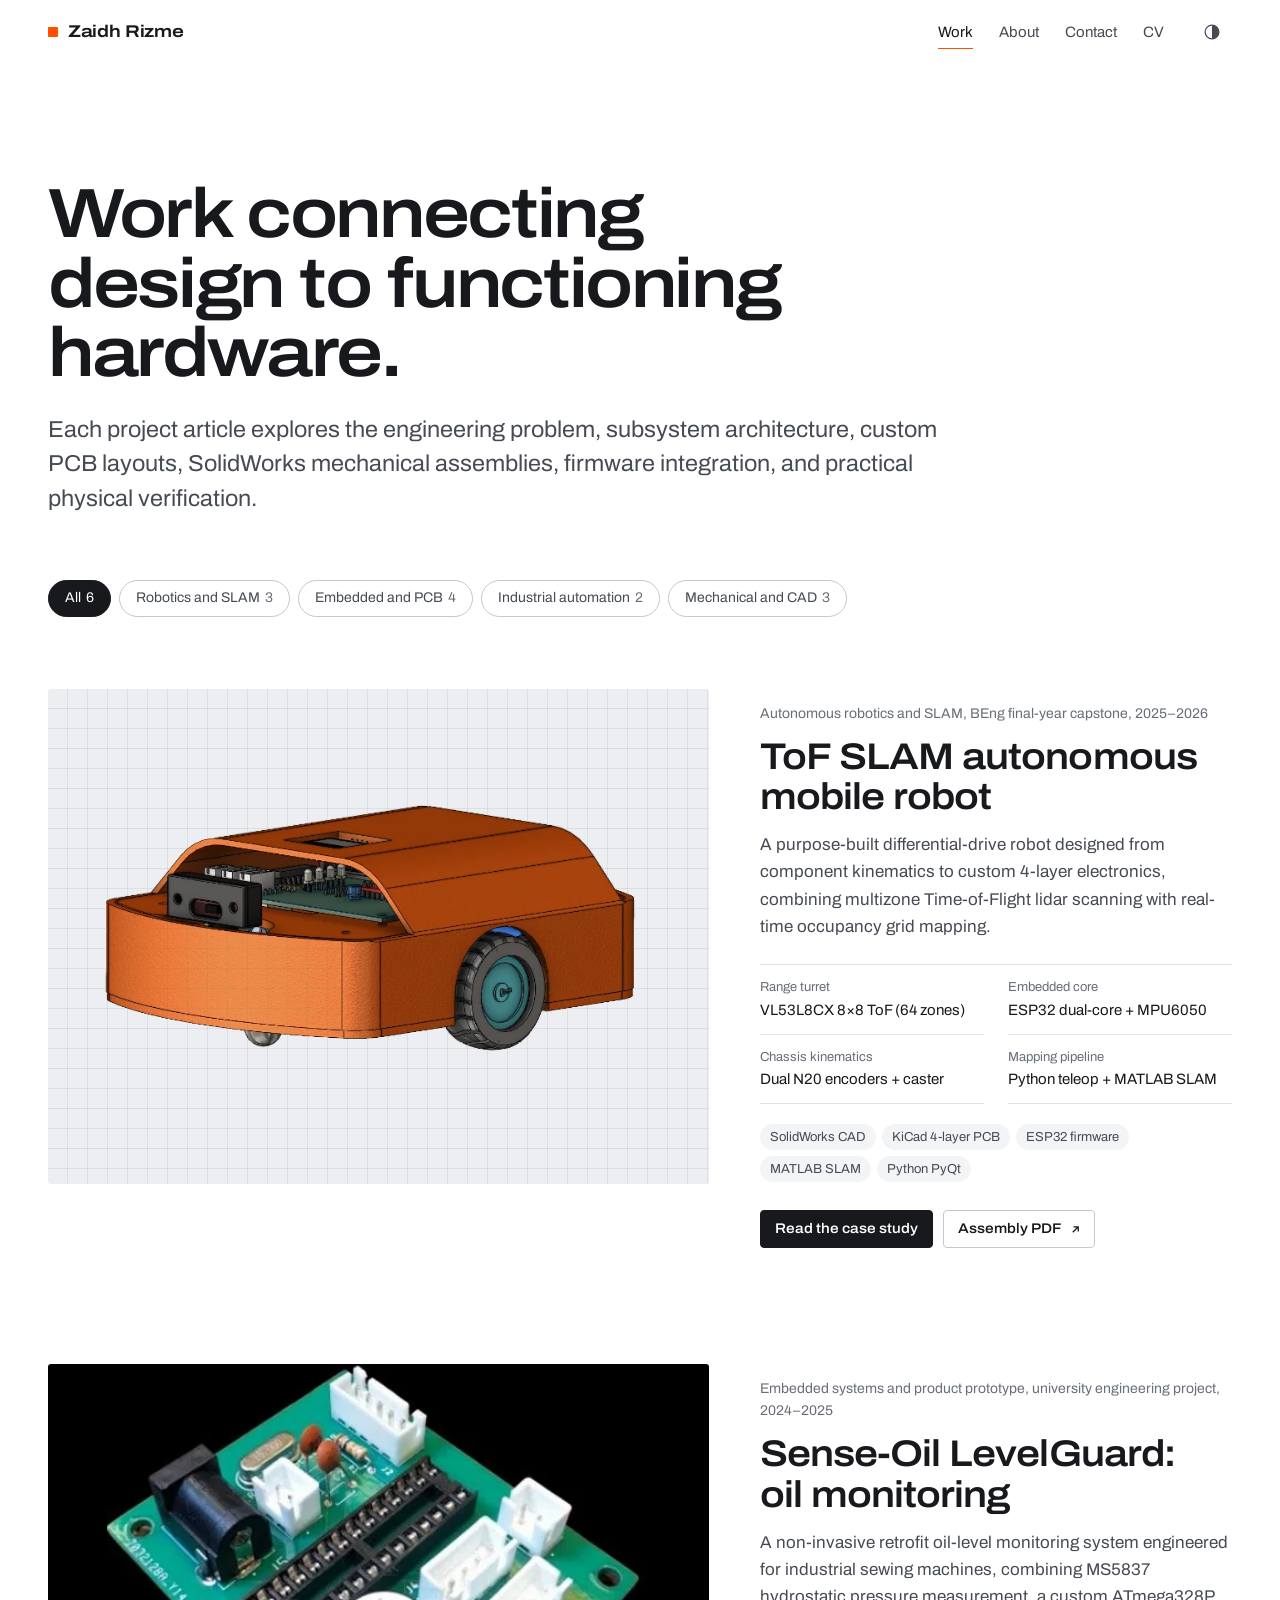
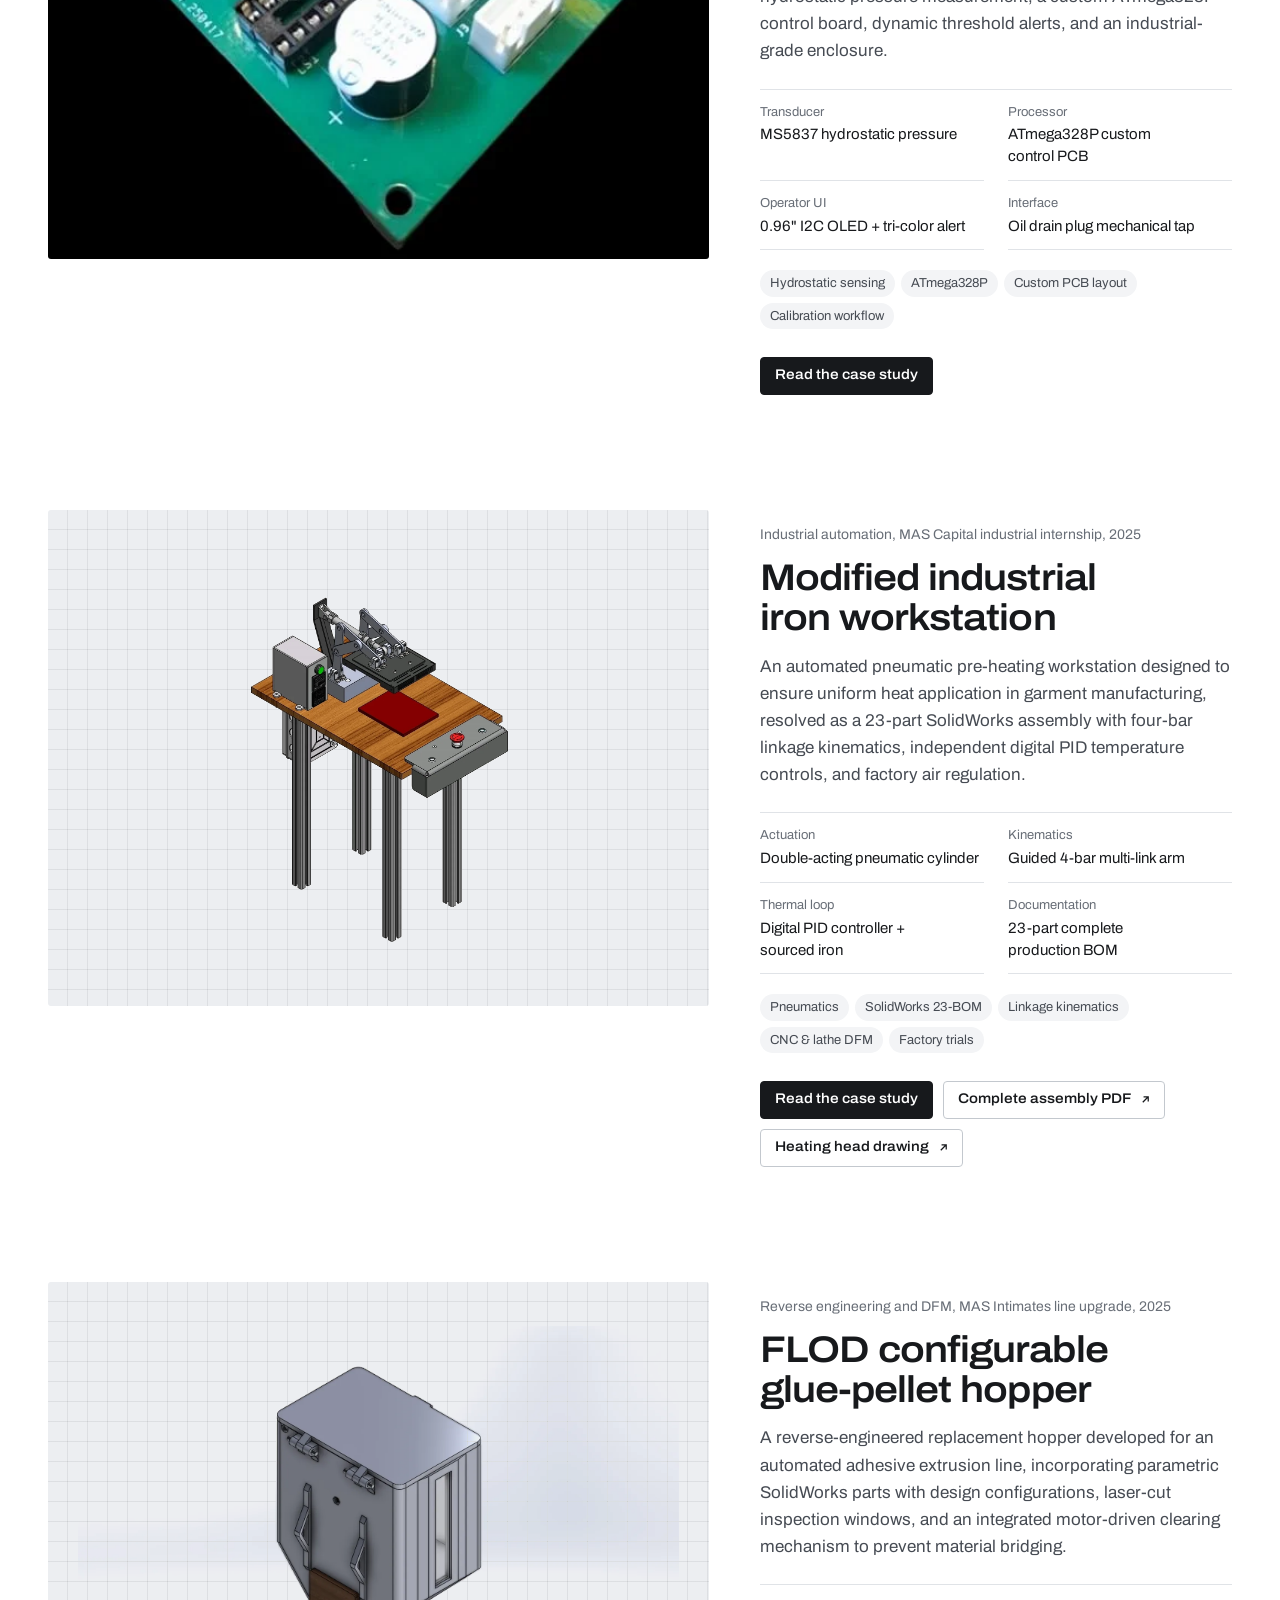
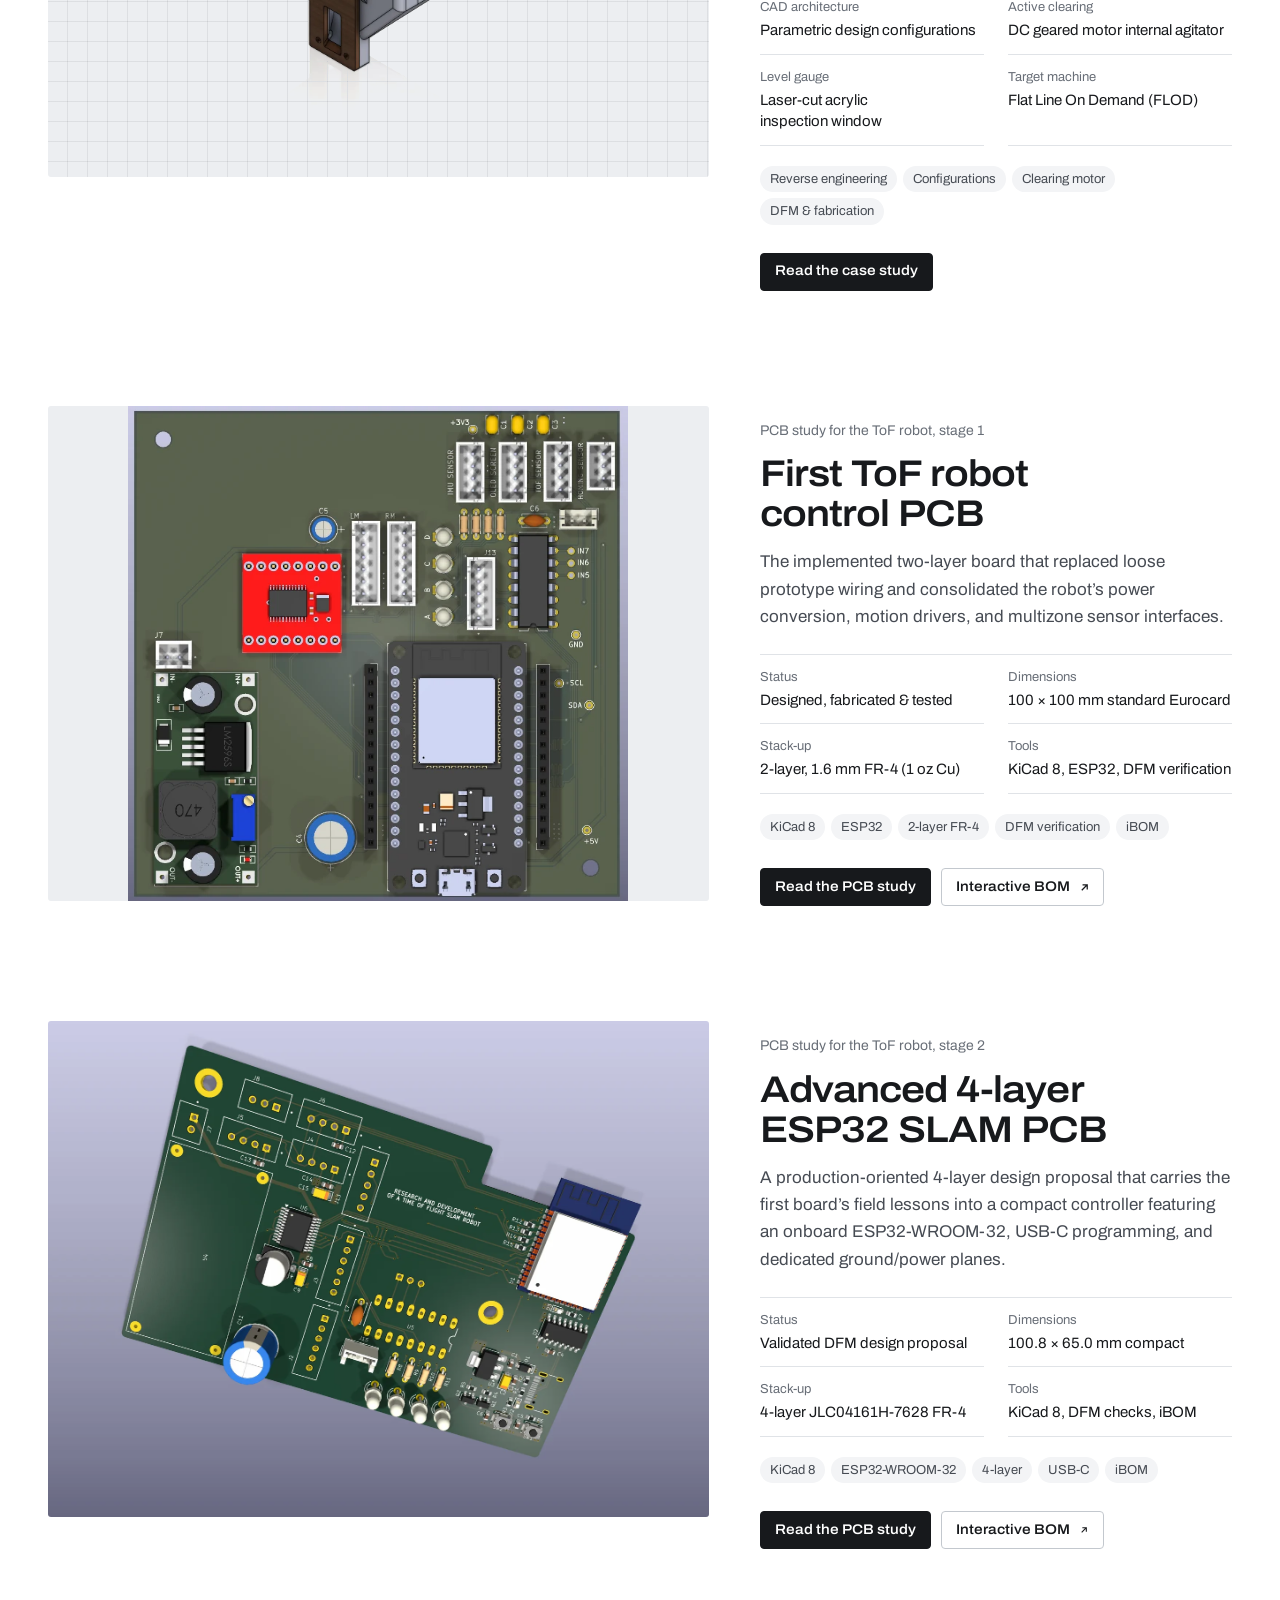
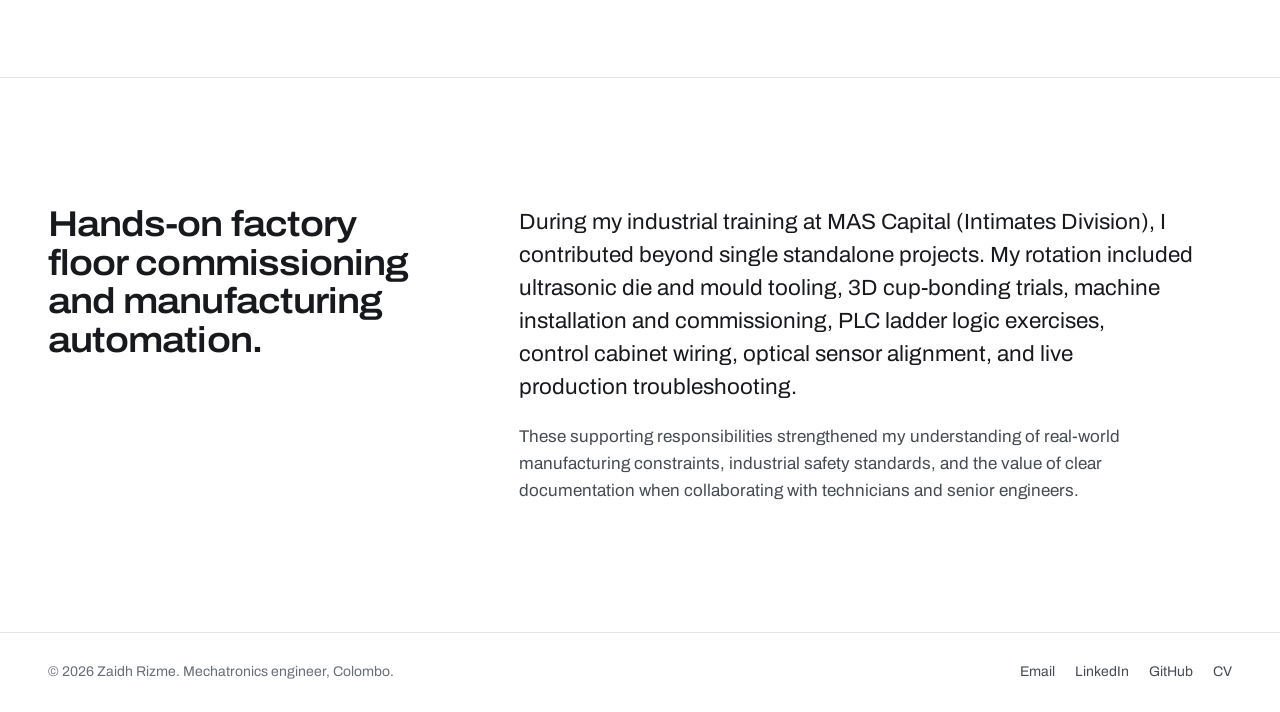
<file: work.html>
<!doctype html>
<html lang="en">
<head>
    <meta charset="utf-8">
    <meta name="viewport" content="width=device-width, initial-scale=1">
    <title>Projects and case studies | Zaidh Rizme</title>
    <meta name="description" content="Engineering case studies and technical articles by Zaidh Rizme across robotics, PCB design, embedded systems, CAD, and industrial automation.">
    <meta name="theme-color" content="#ffffff">
    <meta property="og:type" content="website">
    <meta property="og:title" content="Projects and case studies | Zaidh Rizme">
    <meta property="og:description" content="Work connecting design to functioning hardware: robotics, PCB design, embedded systems, CAD and industrial automation.">
    <meta property="og:url" content="https://zaidh-mech.github.io/work.html">
    <meta property="og:image" content="https://zaidh-mech.github.io/images/projects/tof/robot-cad-main.webp">
    <link rel="icon" href="favicon.ico" sizes="any">
    <link rel="icon" type="image/png" sizes="32x32" href="favicon-32x32.png">
    <link rel="apple-touch-icon" href="apple-touch-icon.png">
    <link rel="manifest" href="site.webmanifest">
    <link rel="preconnect" href="https://fonts.googleapis.com">
    <link rel="preconnect" href="https://fonts.gstatic.com" crossorigin>
    <link rel="stylesheet" href="https://fonts.googleapis.com/css2?family=Archivo:wdth,wght@62..125,100..900&amp;display=swap">
    <link rel="stylesheet" href="css/styles.css?v=20261120">
    <script>(function(d){d.classList.add('js');try{var t=localStorage.getItem('zr-theme');if(t==='dark'||t==='light')d.setAttribute('data-theme',t);}catch(e){}addEventListener('pagereveal',function(e){var v=e.viewTransition;if(v){v.ready.catch(function(){});v.updateCallbackDone.catch(function(){});}});})(document.documentElement);</script>
    <script src="js/main.js?v=20261120" defer></script>
</head>
<body class="page-work">
    <a class="skip-link" href="#main">Skip to content</a>

    <header class="site-header">
        <div class="wrap header-inner">
            <a class="wordmark" href="index.html">Zaidh Rizme</a>
            <nav class="site-nav" aria-label="Primary">
                <a href="work.html" aria-current="page">Work</a>
                <a href="about.html">About</a>
                <a href="contact.html">Contact</a>
                <a href="Zaidh-Rizme-CV.pdf" target="_blank" rel="noopener">CV</a>
            </nav>
            <div class="header-tools">
                <button class="theme-toggle" type="button" aria-label="Switch colour theme">
                    <svg viewBox="0 0 24 24" aria-hidden="true"><circle cx="12" cy="12" r="8.25" fill="none" stroke="currentColor" stroke-width="1.5"/><path d="M12 3.75a8.25 8.25 0 0 1 0 16.5z" fill="currentColor"/></svg>
                </button>
                <button class="menu-toggle" type="button" aria-expanded="false" aria-controls="mobile-menu">Menu</button>
            </div>
        </div>
    </header>

    <main id="main">
        <header class="page-head wrap">
            <h1 class="intro">Work connecting design to functioning hardware.</h1>
            <p class="lede intro" style="--i:1">Each project article explores the engineering problem, subsystem architecture, custom PCB layouts, SolidWorks mechanical assemblies, firmware integration, and practical physical verification.</p>
        </header>

        <section class="section section--tight-top" aria-labelledby="projects-title">
            <div class="wrap">
                <h2 class="visually-hidden" id="projects-title">Projects</h2>

                <div class="filters" role="group" aria-label="Filter projects by discipline">
                    <button class="filter" type="button" data-filter="all" aria-pressed="true">All <span class="count">6</span></button>
                    <button class="filter" type="button" data-filter="robotics" aria-pressed="false">Robotics and SLAM <span class="count">3</span></button>
                    <button class="filter" type="button" data-filter="embedded" aria-pressed="false">Embedded and PCB <span class="count">4</span></button>
                    <button class="filter" type="button" data-filter="automation" aria-pressed="false">Industrial automation <span class="count">2</span></button>
                    <button class="filter" type="button" data-filter="cad" aria-pressed="false">Mechanical and CAD <span class="count">3</span></button>
                </div>
                <p class="visually-hidden" data-filter-status aria-live="polite"></p>

                <div class="work-list">
                    <article class="work-row" data-category="robotics embedded cad">
                        <a class="plate-link" href="tof-slam.html" tabindex="-1" aria-hidden="true">
                            <div class="plate plate--render ratio-photo" data-vt="tof">
                                <img src="images/projects/tof/robot-cad-main.webp" alt="SolidWorks CAD model of the purpose-built ToF SLAM robot" width="722" height="375" loading="lazy" decoding="async">
                            </div>
                        </a>
                        <div class="work-row-body">
                            <p class="kind">Autonomous robotics and SLAM, BEng final-year capstone, 2025&ndash;2026</p>
                            <h2><a href="tof-slam.html">ToF SLAM autonomous mobile robot</a></h2>
                            <p>A purpose-built differential-drive robot designed from component kinematics to custom 4-layer electronics, combining multizone Time-of-Flight lidar scanning with real-time occupancy grid mapping.</p>
                            <dl class="specs">
                                <div><dt>Range turret</dt><dd>VL53L8CX 8&times;8 ToF (64 zones)</dd></div>
                                <div><dt>Embedded core</dt><dd>ESP32 dual-core + MPU6050</dd></div>
                                <div><dt>Chassis kinematics</dt><dd>Dual N20 encoders + caster</dd></div>
                                <div><dt>Mapping pipeline</dt><dd>Python teleop + MATLAB SLAM</dd></div>
                            </dl>
                            <ul class="tags">
                                <li>SolidWorks CAD</li>
                                <li>KiCad 4-layer PCB</li>
                                <li>ESP32 firmware</li>
                                <li>MATLAB SLAM</li>
                                <li>Python PyQt</li>
                            </ul>
                            <div class="actions">
                                <a class="btn btn--small" href="tof-slam.html">Read the case study</a>
                                <a class="btn btn--ghost btn--small is-ext" href="documents/tof/assembly.pdf" target="_blank" rel="noopener">Assembly PDF</a>
                            </div>
                        </div>
                    </article>

                    <article class="work-row" data-category="embedded">
                        <a class="plate-link" href="sense-oil.html" tabindex="-1" aria-hidden="true">
                            <div class="plate plate--black plate--fit ratio-photo" data-vt="oil">
                                <img src="images/projects/oil/oil-pcb.webp" alt="Assembled Sense-Oil control PCB with ATmega328P socket, buzzer and connectors" width="492" height="449" loading="lazy" decoding="async">
                            </div>
                        </a>
                        <div class="work-row-body">
                            <p class="kind">Embedded systems and product prototype, university engineering project, 2024&ndash;2025</p>
                            <h2><a href="sense-oil.html">Sense-Oil LevelGuard: oil monitoring</a></h2>
                            <p>A non-invasive retrofit oil-level monitoring system engineered for industrial sewing machines, combining MS5837 hydrostatic pressure measurement, a custom ATmega328P control board, dynamic threshold alerts, and an industrial-grade enclosure.</p>
                            <dl class="specs">
                                <div><dt>Transducer</dt><dd>MS5837 hydrostatic pressure</dd></div>
                                <div><dt>Processor</dt><dd>ATmega328P custom control PCB</dd></div>
                                <div><dt>Operator UI</dt><dd>0.96&quot; I2C OLED + tri-color alert</dd></div>
                                <div><dt>Interface</dt><dd>Oil drain plug mechanical tap</dd></div>
                            </dl>
                            <ul class="tags">
                                <li>Hydrostatic sensing</li>
                                <li>ATmega328P</li>
                                <li>Custom PCB layout</li>
                                <li>Calibration workflow</li>
                            </ul>
                            <div class="actions">
                                <a class="btn btn--small" href="sense-oil.html">Read the case study</a>
                            </div>
                        </div>
                    </article>

                    <article class="work-row" data-category="automation cad">
                        <a class="plate-link" href="modified-iron.html" tabindex="-1" aria-hidden="true">
                            <div class="plate plate--render ratio-photo" data-vt="iron">
                                <img src="images/projects/iron/iron-cad.webp" alt="SolidWorks model of the modified industrial iron workstation" width="1080" height="1471" loading="lazy" decoding="async">
                            </div>
                        </a>
                        <div class="work-row-body">
                            <p class="kind">Industrial automation, MAS Capital industrial internship, 2025</p>
                            <h2><a href="modified-iron.html">Modified industrial iron workstation</a></h2>
                            <p>An automated pneumatic pre-heating workstation designed to ensure uniform heat application in garment manufacturing, resolved as a 23-part SolidWorks assembly with four-bar linkage kinematics, independent digital PID temperature controls, and factory air regulation.</p>
                            <dl class="specs">
                                <div><dt>Actuation</dt><dd>Double-acting pneumatic cylinder</dd></div>
                                <div><dt>Kinematics</dt><dd>Guided 4-bar multi-link arm</dd></div>
                                <div><dt>Thermal loop</dt><dd>Digital PID controller + sourced iron</dd></div>
                                <div><dt>Documentation</dt><dd>23-part complete production BOM</dd></div>
                            </dl>
                            <ul class="tags">
                                <li>Pneumatics</li>
                                <li>SolidWorks 23-BOM</li>
                                <li>Linkage kinematics</li>
                                <li>CNC &amp; lathe DFM</li>
                                <li>Factory trials</li>
                            </ul>
                            <div class="actions">
                                <a class="btn btn--small" href="modified-iron.html">Read the case study</a>
                                <a class="btn btn--ghost btn--small is-ext" href="documents/iron/modified-iron-assembly.pdf" target="_blank" rel="noopener">Complete assembly PDF</a>
                                <a class="btn btn--ghost btn--small is-ext" href="documents/iron/heating-head.pdf" target="_blank" rel="noopener">Heating head drawing</a>
                            </div>
                        </div>
                    </article>

                    <article class="work-row" data-category="automation cad">
                        <a class="plate-link" href="flod-hopper.html" tabindex="-1" aria-hidden="true">
                            <div class="plate plate--render ratio-photo" data-vt="hopper">
                                <img src="images/projects/hopper/hopper-cad.webp?v=20260808-3" alt="SolidWorks assembly of the configurable FLOD hopper" width="1600" height="1086" loading="lazy" decoding="async">
                            </div>
                        </a>
                        <div class="work-row-body">
                            <p class="kind">Reverse engineering and DFM, MAS Intimates line upgrade, 2025</p>
                            <h2><a href="flod-hopper.html">FLOD configurable glue-pellet hopper</a></h2>
                            <p>A reverse-engineered replacement hopper developed for an automated adhesive extrusion line, incorporating parametric SolidWorks parts with design configurations, laser-cut inspection windows, and an integrated motor-driven clearing mechanism to prevent material bridging.</p>
                            <dl class="specs">
                                <div><dt>CAD architecture</dt><dd>Parametric design configurations</dd></div>
                                <div><dt>Active clearing</dt><dd>DC geared motor internal agitator</dd></div>
                                <div><dt>Level gauge</dt><dd>Laser-cut acrylic inspection window</dd></div>
                                <div><dt>Target machine</dt><dd>Flat Line On Demand (FLOD)</dd></div>
                            </dl>
                            <ul class="tags">
                                <li>Reverse engineering</li>
                                <li>Configurations</li>
                                <li>Clearing motor</li>
                                <li>DFM &amp; fabrication</li>
                            </ul>
                            <div class="actions">
                                <a class="btn btn--small" href="flod-hopper.html">Read the case study</a>
                            </div>
                        </div>
                    </article>

                    <article class="work-row" data-category="embedded robotics">
                        <a class="plate-link" href="tof-pcb-first.html" tabindex="-1" aria-hidden="true">
                            <div class="plate plate--fit ratio-photo" data-vt="pcb-first">
                                <img src="images/projects/tof/pcb-first.webp" alt="Three-dimensional render of the first ToF robot PCB" width="687" height="681" loading="lazy" decoding="async">
                            </div>
                        </a>
                        <div class="work-row-body">
                            <p class="kind">PCB study for the ToF robot, stage 1</p>
                            <h2><a href="tof-pcb-first.html">First ToF robot control PCB</a></h2>
                            <p>The implemented two-layer board that replaced loose prototype wiring and consolidated the robot&rsquo;s power conversion, motion drivers, and multizone sensor interfaces.</p>
                            <dl class="specs">
                                <div><dt>Status</dt><dd>Designed, fabricated &amp; tested</dd></div>
                                <div><dt>Dimensions</dt><dd>100 &times; 100 mm standard Eurocard</dd></div>
                                <div><dt>Stack-up</dt><dd>2-layer, 1.6 mm FR-4 (1 oz Cu)</dd></div>
                                <div><dt>Tools</dt><dd>KiCad 8, ESP32, DFM verification</dd></div>
                            </dl>
                            <ul class="tags">
                                <li>KiCad 8</li>
                                <li>ESP32</li>
                                <li>2-layer FR-4</li>
                                <li>DFM verification</li>
                                <li>iBOM</li>
                            </ul>
                            <div class="actions">
                                <a class="btn btn--small" href="tof-pcb-first.html">Read the PCB study</a>
                                <a class="btn btn--ghost btn--small is-ext" href="documents/tof/pcb-first-interactive-bom.html" target="_blank" rel="noopener">Interactive BOM</a>
                            </div>
                        </div>
                    </article>

                    <article class="work-row" data-category="embedded robotics">
                        <a class="plate-link" href="tof-pcb-advanced.html" tabindex="-1" aria-hidden="true">
                            <div class="plate ratio-photo" data-vt="pcb-advanced">
                                <img src="images/projects/tof/pcb-advanced/board-top.webp" alt="Top three-dimensional render of the advanced ESP32 SLAM PCB" width="1800" height="1123" loading="lazy" decoding="async">
                            </div>
                        </a>
                        <div class="work-row-body">
                            <p class="kind">PCB study for the ToF robot, stage 2</p>
                            <h2><a href="tof-pcb-advanced.html">Advanced 4-layer ESP32 SLAM PCB</a></h2>
                            <p>A production-oriented 4-layer design proposal that carries the first board&rsquo;s field lessons into a compact controller featuring an onboard ESP32-WROOM-32, USB-C programming, and dedicated ground/power planes.</p>
                            <dl class="specs">
                                <div><dt>Status</dt><dd>Validated DFM design proposal</dd></div>
                                <div><dt>Dimensions</dt><dd>100.8 &times; 65.0 mm compact</dd></div>
                                <div><dt>Stack-up</dt><dd>4-layer JLC04161H-7628 FR-4</dd></div>
                                <div><dt>Tools</dt><dd>KiCad 8, DFM checks, iBOM</dd></div>
                            </dl>
                            <ul class="tags">
                                <li>KiCad 8</li>
                                <li>ESP32-WROOM-32</li>
                                <li>4-layer</li>
                                <li>USB-C</li>
                                <li>iBOM</li>
                            </ul>
                            <div class="actions">
                                <a class="btn btn--small" href="tof-pcb-advanced.html">Read the PCB study</a>
                                <a class="btn btn--ghost btn--small is-ext" href="documents/tof/pcb-advanced-interactive-bom.html" target="_blank" rel="noopener">Interactive BOM</a>
                            </div>
                        </div>
                    </article>
                </div>
            </div>
        </section>

        <section class="section section--ruled" aria-labelledby="exposure-title">
            <div class="wrap split">
                <div class="split-head"><h2 id="exposure-title">Hands-on factory floor commissioning and manufacturing automation.</h2></div>
                <div class="prose">
                    <p class="lede">During my industrial training at MAS Capital (Intimates Division), I contributed beyond single standalone projects. My rotation included ultrasonic die and mould tooling, 3D cup-bonding trials, machine installation and commissioning, PLC ladder logic exercises, control cabinet wiring, optical sensor alignment, and live production troubleshooting.</p>
                    <p>These supporting responsibilities strengthened my understanding of real-world manufacturing constraints, industrial safety standards, and the value of clear documentation when collaborating with technicians and senior engineers.</p>
                </div>
            </div>
        </section>
    </main>

    <footer class="site-footer">
        <div class="wrap footer-inner">
            <p>&copy; <span data-year>2026</span> Zaidh Rizme. Mechatronics engineer, Colombo.</p>
            <ul class="footer-links">
                <li><a href="mailto:rizme.zaidh@gmail.com">Email</a></li>
                <li><a href="https://www.linkedin.com/in/zaidhriz/" target="_blank" rel="noopener">LinkedIn</a></li>
                <li><a href="https://github.com/zaidh-mech" target="_blank" rel="noopener">GitHub</a></li>
                <li><a href="Zaidh-Rizme-CV.pdf" target="_blank" rel="noopener">CV</a></li>
            </ul>
        </div>
    </footer>
</body>
</html>
</file>
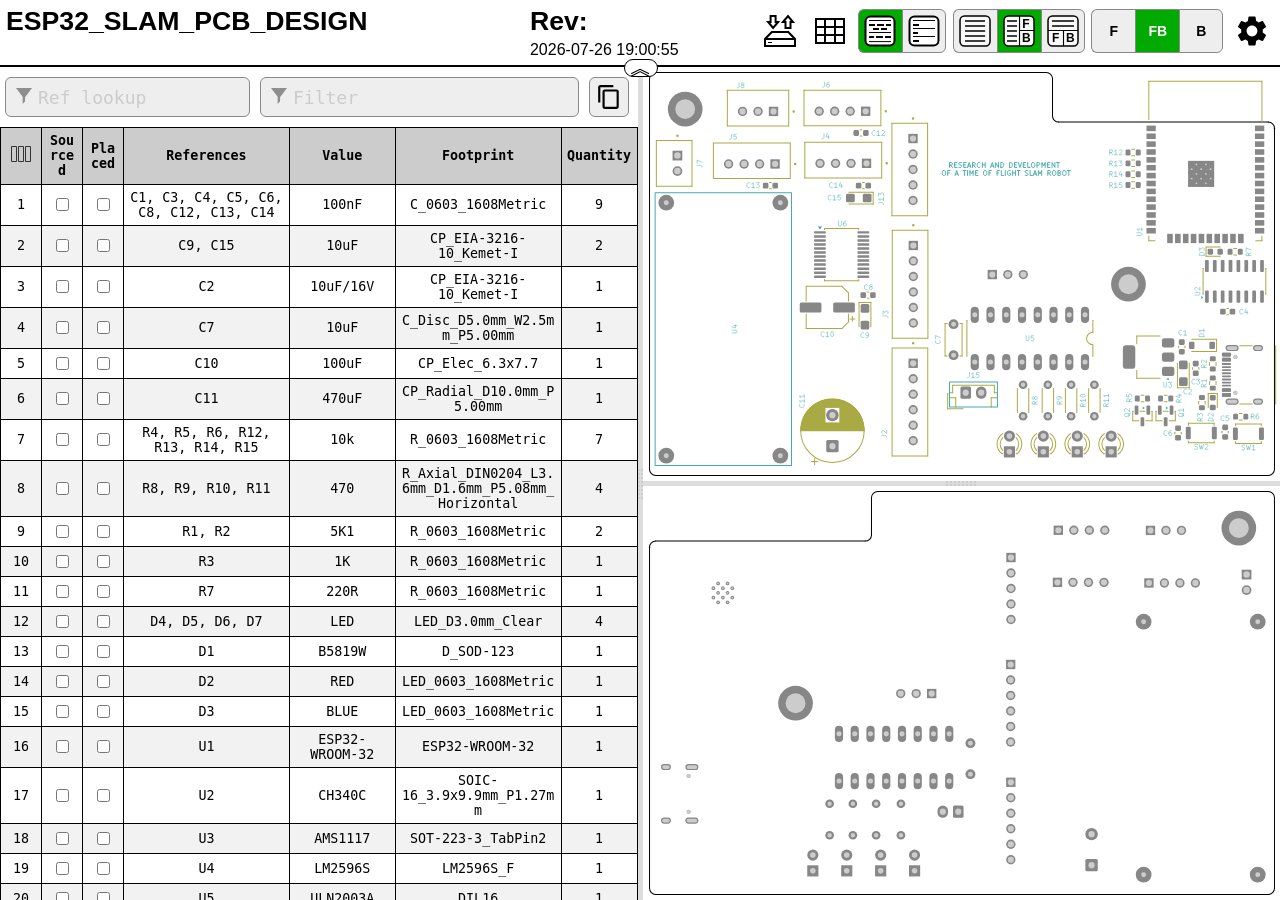
<file: documents/tof/pcb-advanced-interactive-bom.html>
<!DOCTYPE html>
<html lang="en">

<head>
  <meta charset="UTF-8">
  <meta name="viewport" content="width=device-width, initial-scale=1.0">
  <title>Interactive BOM for KiCAD</title>
  <style type="text/css">
:root {
  --pcb-edge-color: black;
  --pad-color: #878787;
  --pad-hole-color: #CCCCCC;
  --pad-color-highlight: #D04040;
  --pad-color-highlight-both: #D0D040;
  --pad-color-highlight-marked: #44a344;
  --pin1-outline-color: #ffb629;
  --pin1-outline-color-highlight: #ffb629;
  --pin1-outline-color-highlight-both: #fcbb39;
  --pin1-outline-color-highlight-marked: #fdbe41;
  --silkscreen-edge-color: #aa4;
  --silkscreen-polygon-color: #4aa;
  --silkscreen-text-color: #4aa;
  --fabrication-edge-color: #907651;
  --fabrication-polygon-color: #907651;
  --fabrication-text-color: #a27c24;
  --track-color: #def5f1;
  --track-color-highlight: #D04040;
  --zone-color: #def5f1;
  --zone-color-highlight: #d0404080;
}

html,
body {
  margin: 0px;
  height: 100%;
  font-family: Verdana, sans-serif;
}

.dark.topmostdiv {
  --pcb-edge-color: #eee;
  --pad-color: #808080;
  --pin1-outline-color: #ffa800;
  --pin1-outline-color-highlight: #ccff00;
  --track-color: #42524f;
  --zone-color: #42524f;
  background-color: #252c30;
  color: #eee;
}

button {
  background-color: #eee;
  border: 1px solid #888;
  color: black;
  height: 44px;
  width: 44px;
  text-align: center;
  text-decoration: none;
  display: inline-block;
  font-size: 14px;
  font-weight: bolder;
}

.dark button {
  /* This will be inverted */
  background-color: #c3b7b5;
}

button.depressed {
  background-color: #0a0;
  color: white;
}

.dark button.depressed {
  /* This will be inverted */
  background-color: #b3b;
}

button:focus {
  outline: 0;
}

button#tb-btn {
  background-image: url("data:image/svg+xml,%3Csvg xmlns='http://www.w3.org/2000/svg' viewBox='0 0 8.47 8.47'%3E%3Crect transform='translate(0 -288.53)' ry='1.17' y='288.8' x='.27' height='7.94' width='7.94' fill='%23f9f9f9'/%3E%3Cg transform='translate(0 -288.53)'%3E%3Crect width='7.94' height='7.94' x='.27' y='288.8' ry='1.17' fill='none' stroke='%23000' stroke-width='.4' stroke-linejoin='round'/%3E%3Cpath d='M1.32 290.12h5.82M1.32 291.45h5.82' fill='none' stroke='%23000' stroke-width='.4'/%3E%3Cpath d='M4.37 292.5v4.23M.26 292.63H8.2' fill='none' stroke='%23000' stroke-width='.3'/%3E%3Ctext font-weight='700' font-size='3.17' font-family='sans-serif'%3E%3Ctspan x='1.35' y='295.73'%3EF%3C/tspan%3E%3Ctspan x='5.03' y='295.68'%3EB%3C/tspan%3E%3C/text%3E%3C/g%3E%3C/svg%3E%0A");
}

button#lr-btn {
  background-image: url("data:image/svg+xml,%3Csvg xmlns='http://www.w3.org/2000/svg' viewBox='0 0 8.47 8.47'%3E%3Crect transform='translate(0 -288.53)' ry='1.17' y='288.8' x='.27' height='7.94' width='7.94' fill='%23f9f9f9'/%3E%3Cg transform='translate(0 -288.53)'%3E%3Crect width='7.94' height='7.94' x='.27' y='288.8' ry='1.17' fill='none' stroke='%23000' stroke-width='.4' stroke-linejoin='round'/%3E%3Cpath d='M1.06 290.12H3.7m-2.64 1.33H3.7m-2.64 1.32H3.7m-2.64 1.3H3.7m-2.64 1.33H3.7' fill='none' stroke='%23000' stroke-width='.4'/%3E%3Cpath d='M4.37 288.8v7.94m0-4.11h3.96' fill='none' stroke='%23000' stroke-width='.3'/%3E%3Ctext font-weight='700' font-size='3.17' font-family='sans-serif'%3E%3Ctspan x='5.11' y='291.96'%3EF%3C/tspan%3E%3Ctspan x='5.03' y='295.68'%3EB%3C/tspan%3E%3C/text%3E%3C/g%3E%3C/svg%3E%0A");
}

button#bom-btn {
  background-image: url("data:image/svg+xml,%3Csvg xmlns='http://www.w3.org/2000/svg' viewBox='0 0 8.47 8.47'%3E%3Crect transform='translate(0 -288.53)' ry='1.17' y='288.8' x='.27' height='7.94' width='7.94' fill='%23f9f9f9'/%3E%3Cg transform='translate(0 -288.53)' fill='none' stroke='%23000' stroke-width='.4'%3E%3Crect width='7.94' height='7.94' x='.27' y='288.8' ry='1.17' stroke-linejoin='round'/%3E%3Cpath d='M1.59 290.12h5.29M1.59 291.45h5.33M1.59 292.75h5.33M1.59 294.09h5.33M1.59 295.41h5.33'/%3E%3C/g%3E%3C/svg%3E");
}

button#bom-grouped-btn {
  background-image: url("data:image/svg+xml,%3Csvg xmlns='http://www.w3.org/2000/svg' width='32' height='32'%3E%3Cg stroke='%23000' stroke-linejoin='round' class='layer'%3E%3Crect width='29' height='29' x='1.5' y='1.5' stroke-width='2' fill='%23fff' rx='5' ry='5'/%3E%3Cpath stroke-linecap='square' stroke-width='2' d='M6 10h4m4 0h5m4 0h3M6.1 22h3m3.9 0h5m4 0h4m-16-8h4m4 0h4'/%3E%3Cpath stroke-linecap='null' d='M5 17.5h22M5 26.6h22M5 5.5h22'/%3E%3C/g%3E%3C/svg%3E");
}

button#bom-ungrouped-btn {
  background-image: url("data:image/svg+xml,%3Csvg xmlns='http://www.w3.org/2000/svg' width='32' height='32'%3E%3Cg stroke='%23000' stroke-linejoin='round' class='layer'%3E%3Crect width='29' height='29' x='1.5' y='1.5' stroke-width='2' fill='%23fff' rx='5' ry='5'/%3E%3Cpath stroke-linecap='square' stroke-width='2' d='M6 10h4m-4 8h3m-3 8h4'/%3E%3Cpath stroke-linecap='null' d='M5 13.5h22m-22 8h22M5 5.5h22'/%3E%3C/g%3E%3C/svg%3E");
}

button#bom-netlist-btn {
  background-image: url("data:image/svg+xml,%3Csvg xmlns='http://www.w3.org/2000/svg' width='32' height='32'%3E%3Cg fill='none' stroke='%23000' class='layer'%3E%3Crect width='29' height='29' x='1.5' y='1.5' stroke-width='2' fill='%23fff' rx='5' ry='5'/%3E%3Cpath stroke-width='2' d='M6 26l6-6v-8m13.8-6.3l-6 6v8'/%3E%3Ccircle cx='11.8' cy='9.5' r='2.8' stroke-width='2'/%3E%3Ccircle cx='19.8' cy='22.8' r='2.8' stroke-width='2'/%3E%3C/g%3E%3C/svg%3E");
}

button#copy {
  background-image: url("data:image/svg+xml,%3Csvg height='48' viewBox='0 0 48 48' width='48' xmlns='http://www.w3.org/2000/svg'%3E%3Cpath d='M0 0h48v48h-48z' fill='none'/%3E%3Cpath d='M32 2h-24c-2.21 0-4 1.79-4 4v28h4v-28h24v-4zm6 8h-22c-2.21 0-4 1.79-4 4v28c0 2.21 1.79 4 4 4h22c2.21 0 4-1.79 4-4v-28c0-2.21-1.79-4-4-4zm0 32h-22v-28h22v28z'/%3E%3C/svg%3E");
  background-position: 6px 6px;
  background-repeat: no-repeat;
  background-size: 26px 26px;
  border-radius: 6px;
  height: 40px;
  width: 40px;
  margin: 10px 5px;
}

button#copy:active {
  box-shadow: inset 0px 0px 5px #6c6c6c;
}

textarea.clipboard-temp {
  position: fixed;
  top: 0;
  left: 0;
  width: 2em;
  height: 2em;
  padding: 0;
  border: None;
  outline: None;
  box-shadow: None;
  background: transparent;
}

.left-most-button {
  border-right: 0;
  border-top-left-radius: 6px;
  border-bottom-left-radius: 6px;
}

.middle-button {
  border-right: 0;
}

.right-most-button {
  border-top-right-radius: 6px;
  border-bottom-right-radius: 6px;
}

.button-container {
  font-size: 0;
  margin: 0.4rem 0.4rem 0.4rem 0;
}

.dark .button-container {
  filter: invert(1);
}

.button-container button {
  background-size: 32px 32px;
  background-position: 5px 5px;
  background-repeat: no-repeat;
}

@media print {
  .hideonprint {
    display: none;
  }
}

canvas {
  cursor: crosshair;
}

canvas:active {
  cursor: grabbing;
}

.fileinfo {
  width: 100%;
  max-width: 1000px;
  border: none;
  padding: 3px;
}

.fileinfo .title {
  font-size: 20pt;
  font-weight: bold;
}

.fileinfo td {
  overflow: hidden;
  white-space: nowrap;
  max-width: 1px;
  width: 50%;
  text-overflow: ellipsis;
}

.bom {
  border-collapse: collapse;
  font-family: Consolas, "DejaVu Sans Mono", Monaco, monospace;
  font-size: 10pt;
  table-layout: fixed;
  width: 100%;
  margin-top: 1px;
  position: relative;
}

.bom th,
.bom td {
  border: 1px solid black;
  padding: 5px;
  word-wrap: break-word;
  text-align: center;
  position: relative;
}

.dark .bom th,
.dark .bom td {
  border: 1px solid #777;
}

.bom th {
  background-color: #CCCCCC;
  background-clip: padding-box;
}

.dark .bom th {
  background-color: #3b4749;
}

.bom tr.highlighted:nth-child(n) {
  background-color: #cfc;
}

.dark .bom tr.highlighted:nth-child(n) {
  background-color: #226022;
}

.bom tr:nth-child(even) {
  background-color: #f2f2f2;
}

.dark .bom tr:nth-child(even) {
  background-color: #313b40;
}

.bom tr.checked {
  color: #1cb53d;
}

.dark .bom tr.checked {
  color: #2cce54;
}

.bom tr {
  transition: background-color 0.2s;
}

.bom .numCol {
  width: 30px;
}

.bom .value {
  width: 15%;
}

.bom .quantity {
  width: 65px;
}

.bom th .sortmark {
  position: absolute;
  right: 1px;
  top: 1px;
  margin-top: -5px;
  border-width: 5px;
  border-style: solid;
  border-color: transparent transparent #221 transparent;
  transform-origin: 50% 85%;
  transition: opacity 0.2s, transform 0.4s;
}

.dark .bom th .sortmark {
  filter: invert(1);
}

.bom th .sortmark.none {
  opacity: 0;
}

.bom th .sortmark.desc {
  transform: rotate(180deg);
}

.bom th:hover .sortmark.none {
  opacity: 0.5;
}

.bom .bom-checkbox {
  width: 30px;
  position: relative;
  user-select: none;
  -moz-user-select: none;
}

.bom .bom-checkbox:before {
  content: "";
  position: absolute;
  border-width: 15px;
  border-style: solid;
  border-color: #51829f transparent transparent transparent;
  visibility: hidden;
  top: -15px;
}

.bom .bom-checkbox:after {
  content: "Double click to set/unset all";
  position: absolute;
  color: white;
  top: -35px;
  left: -26px;
  background: #51829f;
  padding: 5px 15px;
  border-radius: 8px;
  white-space: nowrap;
  visibility: hidden;
}

.bom .bom-checkbox:hover:before,
.bom .bom-checkbox:hover:after {
  visibility: visible;
  transition: visibility 0.2s linear 1s;
}

.split {
  -webkit-box-sizing: border-box;
  -moz-box-sizing: border-box;
  box-sizing: border-box;
  overflow-y: auto;
  overflow-x: hidden;
  background-color: inherit;
}

.split.split-horizontal,
.gutter.gutter-horizontal {
  height: 100%;
  float: left;
}

.gutter {
  background-color: #ddd;
  background-repeat: no-repeat;
  background-position: 50%;
  transition: background-color 0.3s;
}

.dark .gutter {
  background-color: #777;
}

.gutter.gutter-horizontal {
  background-image: url('[data-uri]');
  cursor: ew-resize;
  width: 5px;
}

.gutter.gutter-vertical {
  background-image: url('[data-uri]');
  cursor: ns-resize;
  height: 5px;
}

.searchbox {
  float: left;
  height: 40px;
  margin: 10px 5px;
  padding: 12px 32px;
  font-family: Consolas, "DejaVu Sans Mono", Monaco, monospace;
  font-size: 18px;
  box-sizing: border-box;
  border: 1px solid #888;
  border-radius: 6px;
  outline: none;
  background-color: #eee;
  transition: background-color 0.2s, border 0.2s;
  background-image: url('[data-uri]');
  background-position: 10px 10px;
  background-repeat: no-repeat;
}

.dark .searchbox {
  background-color: #111;
  color: #eee;
}

.searchbox::placeholder {
  color: #ccc;
}

.dark .searchbox::placeholder {
  color: #666;
}

.filter {
  width: calc(60% - 64px);
}

.reflookup {
  width: calc(40% - 10px);
}

input[type=text]:focus {
  background-color: white;
  border: 1px solid #333;
}

.dark input[type=text]:focus {
  background-color: #333;
  border: 1px solid #ccc;
}

mark.highlight {
  background-color: #5050ff;
  color: #fff;
  padding: 2px;
  border-radius: 6px;
}

.dark mark.highlight {
  background-color: #76a6da;
  color: #111;
}

.menubtn {
  background-color: white;
  border: none;
  background-image: url("data:image/svg+xml,%3Csvg xmlns='http://www.w3.org/2000/svg' width='36' height='36' viewBox='0 0 20 20'%3E%3Cpath fill='none' d='M0 0h20v20H0V0z'/%3E%3Cpath d='M15.95 10.78c.03-.25.05-.51.05-.78s-.02-.53-.06-.78l1.69-1.32c.15-.12.19-.34.1-.51l-1.6-2.77c-.1-.18-.31-.24-.49-.18l-1.99.8c-.42-.32-.86-.58-1.35-.78L12 2.34c-.03-.2-.2-.34-.4-.34H8.4c-.2 0-.36.14-.39.34l-.3 2.12c-.49.2-.94.47-1.35.78l-1.99-.8c-.18-.07-.39 0-.49.18l-1.6 2.77c-.1.18-.06.39.1.51l1.69 1.32c-.04.25-.07.52-.07.78s.02.53.06.78L2.37 12.1c-.15.12-.19.34-.1.51l1.6 2.77c.1.18.31.24.49.18l1.99-.8c.42.32.86.58 1.35.78l.3 2.12c.04.2.2.34.4.34h3.2c.2 0 .37-.14.39-.34l.3-2.12c.49-.2.94-.47 1.35-.78l1.99.8c.18.07.39 0 .49-.18l1.6-2.77c.1-.18.06-.39-.1-.51l-1.67-1.32zM10 13c-1.65 0-3-1.35-3-3s1.35-3 3-3 3 1.35 3 3-1.35 3-3 3z'/%3E%3C/svg%3E%0A");
  background-position: center;
  background-repeat: no-repeat;
}

.statsbtn {
  background-color: white;
  border: none;
  background-image: url("data:image/svg+xml,%3Csvg width='36' height='36' xmlns='http://www.w3.org/2000/svg'%3E%3Cpath d='M4 6h28v24H4V6zm0 8h28v8H4m9-16v24h10V5.8' fill='none' stroke='%23000' stroke-width='2'/%3E%3C/svg%3E");
  background-position: center;
  background-repeat: no-repeat;
}

.iobtn {
  background-color: white;
  border: none;
  background-image: url("data:image/svg+xml,%3Csvg xmlns='http://www.w3.org/2000/svg' width='36' height='36'%3E%3Cpath fill='none' stroke='%23000' stroke-width='2' d='M3 33v-7l6.8-7h16.5l6.7 7v7H3zM3.2 26H33M21 9l5-5.9 5 6h-2.5V15h-5V9H21zm-4.9 0l-5 6-5-6h2.5V3h5v6h2.5z'/%3E%3Cpath fill='none' stroke='%23000' d='M6.1 29.5H10'/%3E%3C/svg%3E");
  background-position: center;
  background-repeat: no-repeat;
}

.visbtn {
  background-image: url("data:image/svg+xml,%3Csvg xmlns='http://www.w3.org/2000/svg' width='24' height='24'%3E%3Cpath fill='none' stroke='%23333' d='M2.5 4.5h5v15h-5zM9.5 4.5h5v15h-5zM16.5 4.5h5v15h-5z'/%3E%3C/svg%3E");
  background-position: center;
  background-repeat: no-repeat;
  padding: 15px;
}

#vismenu-content {
  left: 0px;
  font-family: Verdana, sans-serif;
}

.dark .statsbtn,
.dark .savebtn,
.dark .menubtn,
.dark .iobtn,
.dark .visbtn {
  filter: invert(1);
}

.flexbox {
  display: flex;
  align-items: center;
  justify-content: space-between;
  width: 100%;
}

.savebtn {
  background-color: #d6d6d6;
  width: auto;
  height: 30px;
  flex-grow: 1;
  margin: 5px;
  border-radius: 4px;
}

.savebtn:active {
  background-color: #0a0;
  color: white;
}

.dark .savebtn:active {
  /* This will be inverted */
  background-color: #b3b;
}

.stats {
  border-collapse: collapse;
  font-size: 12pt;
  table-layout: fixed;
  width: 100%;
  min-width: 450px;
}

.dark .stats td {
  border: 1px solid #bbb;
}

.stats td {
  border: 1px solid black;
  padding: 5px;
  word-wrap: break-word;
  text-align: center;
  position: relative;
}

#checkbox-stats div {
  position: absolute;
  left: 0;
  top: 0;
  height: 100%;
  width: 100%;
  display: flex;
  align-items: center;
  justify-content: center;
}

#checkbox-stats .bar {
  background-color: rgba(28, 251, 0, 0.6);
}

.menu {
  position: relative;
  display: inline-block;
  margin: 0.4rem 0.4rem 0.4rem 0;
}

.menu-content {
  font-size: 12pt !important;
  text-align: left !important;
  font-weight: normal !important;
  display: none;
  position: absolute;
  background-color: white;
  right: 0;
  min-width: 300px;
  box-shadow: 0px 8px 16px 0px rgba(0, 0, 0, 0.2);
  z-index: 100;
  padding: 8px;
}

.dark .menu-content {
  background-color: #111;
}

.menu:hover .menu-content {
  display: block;
}

.menu:hover .menubtn,
.menu:hover .iobtn,
.menu:hover .statsbtn {
  background-color: #eee;
}

.menu-label {
  display: inline-block;
  padding: 8px;
  border: 1px solid #ccc;
  border-top: 0;
  width: calc(100% - 18px);
}

.menu-label-top {
  border-top: 1px solid #ccc;
}

.menu-textbox {
  float: left;
  height: 24px;
  margin: 10px 5px;
  padding: 5px 5px;
  font-family: Consolas, "DejaVu Sans Mono", Monaco, monospace;
  font-size: 14px;
  box-sizing: border-box;
  border: 1px solid #888;
  border-radius: 4px;
  outline: none;
  background-color: #eee;
  transition: background-color 0.2s, border 0.2s;
  width: calc(100% - 10px);
}

.menu-textbox.invalid,
.dark .menu-textbox.invalid {
  color: red;
}

.dark .menu-textbox {
  background-color: #222;
  color: #eee;
}

.radio-container {
  margin: 4px;
}

.topmostdiv {
  display: flex;
  flex-direction: column;
  width: 100%;
  background-color: white;
  transition: background-color 0.3s;
  min-height: 100%;
}

#top {
  display: flex;
  flex-wrap: wrap;
  justify-content: flex-end;
  align-items: center;
}

#topdivider {
  border-bottom: 2px solid black;
  display: flex;
  justify-content: center;
  align-items: center;
}

.dark #topdivider {
  border-bottom: 2px solid #ccc;
}

#topdivider>div {
  position: relative;
}

#toptoggle {
  cursor: pointer;
  user-select: none;
  position: absolute;
  padding: 0.1rem 0.3rem;
  top: -0.4rem;
  left: -1rem;
  font-size: 1.4rem;
  line-height: 60%;
  border: 1px solid black;
  border-radius: 1rem;
  background-color: #fff;
  z-index: 100;
}

.flipped {
  transform: rotate(0.5turn);
}

.dark #toptoggle {
  border: 1px solid #fff;
  background-color: #222;
}

#fileinfodiv {
  flex: 20rem 1 0;
  overflow: auto;
}

#bomcontrols {
  display: flex;
  flex-direction: row-reverse;
}

#bomcontrols>* {
  flex-shrink: 0;
}

#dbg {
  display: block;
}

::-webkit-scrollbar {
  width: 8px;
}

::-webkit-scrollbar-track {
  background: #aaa;
}

::-webkit-scrollbar-thumb {
  background: #666;
  border-radius: 3px;
}

::-webkit-scrollbar-thumb:hover {
  background: #555;
}

.slider {
  -webkit-appearance: none;
  width: 100%;
  margin: 3px 0;
  padding: 0;
  outline: none;
  opacity: 0.7;
  -webkit-transition: .2s;
  transition: opacity .2s;
  border-radius: 3px;
}

.slider:hover {
  opacity: 1;
}

.slider:focus {
  outline: none;
}

.slider::-webkit-slider-runnable-track {
  -webkit-appearance: none;
  width: 100%;
  height: 8px;
  background: #d3d3d3;
  border-radius: 3px;
  border: none;
}

.slider::-webkit-slider-thumb {
  -webkit-appearance: none;
  width: 15px;
  height: 15px;
  border-radius: 50%;
  background: #0a0;
  cursor: pointer;
  margin-top: -4px;
}

.dark .slider::-webkit-slider-thumb {
  background: #3d3;
}

.slider::-moz-range-thumb {
  width: 15px;
  height: 15px;
  border-radius: 50%;
  background: #0a0;
  cursor: pointer;
}

.slider::-moz-range-track {
  height: 8px;
  background: #d3d3d3;
  border-radius: 3px;
}

.dark .slider::-moz-range-thumb {
  background: #3d3;
}

.slider::-ms-track {
  width: 100%;
  height: 8px;
  border-width: 3px 0;
  background: transparent;
  border-color: transparent;
  color: transparent;
  transition: opacity .2s;
}

.slider::-ms-fill-lower {
  background: #d3d3d3;
  border: none;
  border-radius: 3px;
}

.slider::-ms-fill-upper {
  background: #d3d3d3;
  border: none;
  border-radius: 3px;
}

.slider::-ms-thumb {
  width: 15px;
  height: 15px;
  border-radius: 50%;
  background: #0a0;
  cursor: pointer;
  margin: 0;
}

.shameless-plug {
  font-size: 0.8em;
  text-align: center;
  display: block;
}

a {
  color: #0278a4;
}

.dark a {
  color: #00b9fd;
}

#frontcanvas,
#backcanvas {
  touch-action: none;
}

.placeholder {
  border: 1px dashed #9f9fda !important;
  background-color: #edf2f7 !important;
}

.dragging {
  z-index: 999;
}

.dark .dragging>table>tbody>tr {
  background-color: #252c30;
}

.dark .placeholder {
  filter: invert(1);
}

.column-spacer {
  top: 0;
  left: 0;
  width: calc(100% - 4px);
  position: absolute;
  cursor: pointer;
  user-select: none;
  height: 100%;
}

.column-width-handle {
  top: 0;
  right: 0;
  width: 4px;
  position: absolute;
  cursor: col-resize;
  user-select: none;
  height: 100%;
}

.column-width-handle:hover {
  background-color: #4f99bd;
}

.help-link {
  border: 1px solid #0278a4;
  padding-inline: 0.3rem;
  border-radius: 3px;
  cursor: pointer;
}

.dark .help-link {
  border: 1px solid #00b9fd;
}

.bom-color {
  width: 20%;
}

.color-column input {
  width: 1.6rem;
  height: 1rem;
  border: 1px solid black;
  cursor: pointer;
  padding: 0;
}

/* removes default styling from input color element */
::-webkit-color-swatch {
  border: none;
}

::-webkit-color-swatch-wrapper {
  padding: 0;
}

::-moz-color-swatch,
::-moz-focus-inner {
  border: none;
}

::-moz-focus-inner {
  padding: 0;
}

  </style>
  <script type="text/javascript" >
///////////////////////////////////////////////
/*
  Split.js - v1.3.5
  MIT License
  https://github.com/nathancahill/Split.js
*/
!function(e,t){"object"==typeof exports&&"undefined"!=typeof module?module.exports=t():"function"==typeof define&&define.amd?define(t):e.Split=t()}(this,function(){"use strict";var e=window,t=e.document,n="addEventListener",i="removeEventListener",r="getBoundingClientRect",s=function(){return!1},o=e.attachEvent&&!e[n],a=["","-webkit-","-moz-","-o-"].filter(function(e){var n=t.createElement("div");return n.style.cssText="width:"+e+"calc(9px)",!!n.style.length}).shift()+"calc",l=function(e){return"string"==typeof e||e instanceof String?t.querySelector(e):e};return function(u,c){function z(e,t,n){var i=A(y,t,n);Object.keys(i).forEach(function(t){return e.style[t]=i[t]})}function h(e,t){var n=B(y,t);Object.keys(n).forEach(function(t){return e.style[t]=n[t]})}function f(e){var t=E[this.a],n=E[this.b],i=t.size+n.size;t.size=e/this.size*i,n.size=i-e/this.size*i,z(t.element,t.size,this.aGutterSize),z(n.element,n.size,this.bGutterSize)}function m(e){var t;this.dragging&&((t="touches"in e?e.touches[0][b]-this.start:e[b]-this.start)<=E[this.a].minSize+M+this.aGutterSize?t=E[this.a].minSize+this.aGutterSize:t>=this.size-(E[this.b].minSize+M+this.bGutterSize)&&(t=this.size-(E[this.b].minSize+this.bGutterSize)),f.call(this,t),c.onDrag&&c.onDrag())}function g(){var e=E[this.a].element,t=E[this.b].element;this.size=e[r]()[y]+t[r]()[y]+this.aGutterSize+this.bGutterSize,this.start=e[r]()[G]}function d(){var t=this,n=E[t.a].element,r=E[t.b].element;t.dragging&&c.onDragEnd&&c.onDragEnd(),t.dragging=!1,e[i]("mouseup",t.stop),e[i]("touchend",t.stop),e[i]("touchcancel",t.stop),t.parent[i]("mousemove",t.move),t.parent[i]("touchmove",t.move),delete t.stop,delete t.move,n[i]("selectstart",s),n[i]("dragstart",s),r[i]("selectstart",s),r[i]("dragstart",s),n.style.userSelect="",n.style.webkitUserSelect="",n.style.MozUserSelect="",n.style.pointerEvents="",r.style.userSelect="",r.style.webkitUserSelect="",r.style.MozUserSelect="",r.style.pointerEvents="",t.gutter.style.cursor="",t.parent.style.cursor=""}function S(t){var i=this,r=E[i.a].element,o=E[i.b].element;!i.dragging&&c.onDragStart&&c.onDragStart(),t.preventDefault(),i.dragging=!0,i.move=m.bind(i),i.stop=d.bind(i),e[n]("mouseup",i.stop),e[n]("touchend",i.stop),e[n]("touchcancel",i.stop),i.parent[n]("mousemove",i.move),i.parent[n]("touchmove",i.move),r[n]("selectstart",s),r[n]("dragstart",s),o[n]("selectstart",s),o[n]("dragstart",s),r.style.userSelect="none",r.style.webkitUserSelect="none",r.style.MozUserSelect="none",r.style.pointerEvents="none",o.style.userSelect="none",o.style.webkitUserSelect="none",o.style.MozUserSelect="none",o.style.pointerEvents="none",i.gutter.style.cursor=j,i.parent.style.cursor=j,g.call(i)}function v(e){e.forEach(function(t,n){if(n>0){var i=F[n-1],r=E[i.a],s=E[i.b];r.size=e[n-1],s.size=t,z(r.element,r.size,i.aGutterSize),z(s.element,s.size,i.bGutterSize)}})}function p(){F.forEach(function(e){e.parent.removeChild(e.gutter),E[e.a].element.style[y]="",E[e.b].element.style[y]=""})}void 0===c&&(c={});var y,b,G,E,w=l(u[0]).parentNode,D=e.getComputedStyle(w).flexDirection,U=c.sizes||u.map(function(){return 100/u.length}),k=void 0!==c.minSize?c.minSize:100,x=Array.isArray(k)?k:u.map(function(){return k}),L=void 0!==c.gutterSize?c.gutterSize:10,M=void 0!==c.snapOffset?c.snapOffset:30,O=c.direction||"horizontal",j=c.cursor||("horizontal"===O?"ew-resize":"ns-resize"),C=c.gutter||function(e,n){var i=t.createElement("div");return i.className="gutter gutter-"+n,i},A=c.elementStyle||function(e,t,n){var i={};return"string"==typeof t||t instanceof String?i[e]=t:i[e]=o?t+"%":a+"("+t+"% - "+n+"px)",i},B=c.gutterStyle||function(e,t){return n={},n[e]=t+"px",n;var n};"horizontal"===O?(y="width","clientWidth",b="clientX",G="left","paddingLeft"):"vertical"===O&&(y="height","clientHeight",b="clientY",G="top","paddingTop");var F=[];return E=u.map(function(e,t){var i,s={element:l(e),size:U[t],minSize:x[t]};if(t>0&&(i={a:t-1,b:t,dragging:!1,isFirst:1===t,isLast:t===u.length-1,direction:O,parent:w},i.aGutterSize=L,i.bGutterSize=L,i.isFirst&&(i.aGutterSize=L/2),i.isLast&&(i.bGutterSize=L/2),"row-reverse"===D||"column-reverse"===D)){var a=i.a;i.a=i.b,i.b=a}if(!o&&t>0){var c=C(t,O);h(c,L),c[n]("mousedown",S.bind(i)),c[n]("touchstart",S.bind(i)),w.insertBefore(c,s.element),i.gutter=c}0===t||t===u.length-1?z(s.element,s.size,L/2):z(s.element,s.size,L);var f=s.element[r]()[y];return f<s.minSize&&(s.minSize=f),t>0&&F.push(i),s}),o?{setSizes:v,destroy:p}:{setSizes:v,getSizes:function(){return E.map(function(e){return e.size})},collapse:function(e){if(e===F.length){var t=F[e-1];g.call(t),o||f.call(t,t.size-t.bGutterSize)}else{var n=F[e];g.call(n),o||f.call(n,n.aGutterSize)}},destroy:p}}});

///////////////////////////////////////////////

///////////////////////////////////////////////
// Copyright (c) 2013 Pieroxy <pieroxy@pieroxy.net>
// This work is free. You can redistribute it and/or modify it
// under the terms of the WTFPL, Version 2
// For more information see LICENSE.txt or http://www.wtfpl.net/
//
// For more information, the home page:
// http://pieroxy.net/blog/pages/lz-string/testing.html
//
// LZ-based compression algorithm, version 1.4.4
var LZString=function(){var o=String.fromCharCode,i={};var n={decompressFromBase64:function(o){return null==o?"":""==o?null:n._decompress(o.length,32,function(n){return function(o,n){if(!i[o]){i[o]={};for(var t=0;t<o.length;t++)i[o][o.charAt(t)]=t}return i[o][n]}("ABCDEFGHIJKLMNOPQRSTUVWXYZabcdefghijklmnopqrstuvwxyz0123456789+/=",o.charAt(n))})},_decompress:function(i,n,t){var r,e,a,s,p,u,l,f=[],c=4,d=4,h=3,v="",g=[],m={val:t(0),position:n,index:1};for(r=0;r<3;r+=1)f[r]=r;for(a=0,p=Math.pow(2,2),u=1;u!=p;)s=m.val&m.position,m.position>>=1,0==m.position&&(m.position=n,m.val=t(m.index++)),a|=(s>0?1:0)*u,u<<=1;switch(a){case 0:for(a=0,p=Math.pow(2,8),u=1;u!=p;)s=m.val&m.position,m.position>>=1,0==m.position&&(m.position=n,m.val=t(m.index++)),a|=(s>0?1:0)*u,u<<=1;l=o(a);break;case 1:for(a=0,p=Math.pow(2,16),u=1;u!=p;)s=m.val&m.position,m.position>>=1,0==m.position&&(m.position=n,m.val=t(m.index++)),a|=(s>0?1:0)*u,u<<=1;l=o(a);break;case 2:return""}for(f[3]=l,e=l,g.push(l);;){if(m.index>i)return"";for(a=0,p=Math.pow(2,h),u=1;u!=p;)s=m.val&m.position,m.position>>=1,0==m.position&&(m.position=n,m.val=t(m.index++)),a|=(s>0?1:0)*u,u<<=1;switch(l=a){case 0:for(a=0,p=Math.pow(2,8),u=1;u!=p;)s=m.val&m.position,m.position>>=1,0==m.position&&(m.position=n,m.val=t(m.index++)),a|=(s>0?1:0)*u,u<<=1;f[d++]=o(a),l=d-1,c--;break;case 1:for(a=0,p=Math.pow(2,16),u=1;u!=p;)s=m.val&m.position,m.position>>=1,0==m.position&&(m.position=n,m.val=t(m.index++)),a|=(s>0?1:0)*u,u<<=1;f[d++]=o(a),l=d-1,c--;break;case 2:return g.join("")}if(0==c&&(c=Math.pow(2,h),h++),f[l])v=f[l];else{if(l!==d)return null;v=e+e.charAt(0)}g.push(v),f[d++]=e+v.charAt(0),e=v,0==--c&&(c=Math.pow(2,h),h++)}}};return n}();"function"==typeof define&&define.amd?define(function(){return LZString}):"undefined"!=typeof module&&null!=module?module.exports=LZString:"undefined"!=typeof angular&&null!=angular&&angular.module("LZString",[]).factory("LZString",function(){return LZString});
///////////////////////////////////////////////

///////////////////////////////////////////////
/*!
 * PEP v0.4.3 | https://github.com/jquery/PEP
 * Copyright jQuery Foundation and other contributors | http://jquery.org/license
 */
!function(a,b){"object"==typeof exports&&"undefined"!=typeof module?module.exports=b():"function"==typeof define&&define.amd?define(b):a.PointerEventsPolyfill=b()}(this,function(){"use strict";function a(a,b){b=b||Object.create(null);var c=document.createEvent("Event");c.initEvent(a,b.bubbles||!1,b.cancelable||!1);
for(var d,e=2;e<m.length;e++)d=m[e],c[d]=b[d]||n[e];c.buttons=b.buttons||0;
var f=0;return f=b.pressure&&c.buttons?b.pressure:c.buttons?.5:0,c.x=c.clientX,c.y=c.clientY,c.pointerId=b.pointerId||0,c.width=b.width||0,c.height=b.height||0,c.pressure=f,c.tiltX=b.tiltX||0,c.tiltY=b.tiltY||0,c.twist=b.twist||0,c.tangentialPressure=b.tangentialPressure||0,c.pointerType=b.pointerType||"",c.hwTimestamp=b.hwTimestamp||0,c.isPrimary=b.isPrimary||!1,c}function b(){this.array=[],this.size=0}function c(a,b,c,d){this.addCallback=a.bind(d),this.removeCallback=b.bind(d),this.changedCallback=c.bind(d),A&&(this.observer=new A(this.mutationWatcher.bind(this)))}function d(a){return"body /shadow-deep/ "+e(a)}function e(a){return'[touch-action="'+a+'"]'}function f(a){return"{ -ms-touch-action: "+a+"; touch-action: "+a+"; }"}function g(){if(F){D.forEach(function(a){String(a)===a?(E+=e(a)+f(a)+"\n",G&&(E+=d(a)+f(a)+"\n")):(E+=a.selectors.map(e)+f(a.rule)+"\n",G&&(E+=a.selectors.map(d)+f(a.rule)+"\n"))});var a=document.createElement("style");a.textContent=E,document.head.appendChild(a)}}function h(){if(!window.PointerEvent){if(window.PointerEvent=a,window.navigator.msPointerEnabled){var b=window.navigator.msMaxTouchPoints;Object.defineProperty(window.navigator,"maxTouchPoints",{value:b,enumerable:!0}),u.registerSource("ms",_)}else Object.defineProperty(window.navigator,"maxTouchPoints",{value:0,enumerable:!0}),u.registerSource("mouse",N),void 0!==window.ontouchstart&&u.registerSource("touch",V);u.register(document)}}function i(a){if(!u.pointermap.has(a)){var b=new Error("InvalidPointerId");throw b.name="InvalidPointerId",b}}function j(a){for(var b=a.parentNode;b&&b!==a.ownerDocument;)b=b.parentNode;if(!b){var c=new Error("InvalidStateError");throw c.name="InvalidStateError",c}}function k(a){var b=u.pointermap.get(a);return 0!==b.buttons}function l(){window.Element&&!Element.prototype.setPointerCapture&&Object.defineProperties(Element.prototype,{setPointerCapture:{value:W},releasePointerCapture:{value:X},hasPointerCapture:{value:Y}})}
var m=["bubbles","cancelable","view","detail","screenX","screenY","clientX","clientY","ctrlKey","altKey","shiftKey","metaKey","button","relatedTarget","pageX","pageY"],n=[!1,!1,null,null,0,0,0,0,!1,!1,!1,!1,0,null,0,0],o=window.Map&&window.Map.prototype.forEach,p=o?Map:b;b.prototype={set:function(a,b){return void 0===b?this["delete"](a):(this.has(a)||this.size++,void(this.array[a]=b))},has:function(a){return void 0!==this.array[a]},"delete":function(a){this.has(a)&&(delete this.array[a],this.size--)},get:function(a){return this.array[a]},clear:function(){this.array.length=0,this.size=0},forEach:function(a,b){return this.array.forEach(function(c,d){a.call(b,c,d,this)},this)}};var q=["bubbles","cancelable","view","detail","screenX","screenY","clientX","clientY","ctrlKey","altKey","shiftKey","metaKey","button","relatedTarget","buttons","pointerId","width","height","pressure","tiltX","tiltY","pointerType","hwTimestamp","isPrimary","type","target","currentTarget","which","pageX","pageY","timeStamp"],r=[!1,!1,null,null,0,0,0,0,!1,!1,!1,!1,0,null,0,0,0,0,0,0,0,"",0,!1,"",null,null,0,0,0,0],s={pointerover:1,pointerout:1,pointerenter:1,pointerleave:1},t="undefined"!=typeof SVGElementInstance,u={pointermap:new p,eventMap:Object.create(null),captureInfo:Object.create(null),eventSources:Object.create(null),eventSourceList:[],registerSource:function(a,b){var c=b,d=c.events;d&&(d.forEach(function(a){c[a]&&(this.eventMap[a]=c[a].bind(c))},this),this.eventSources[a]=c,this.eventSourceList.push(c))},register:function(a){for(var b,c=this.eventSourceList.length,d=0;d<c&&(b=this.eventSourceList[d]);d++)
b.register.call(b,a)},unregister:function(a){for(var b,c=this.eventSourceList.length,d=0;d<c&&(b=this.eventSourceList[d]);d++)
b.unregister.call(b,a)},contains:function(a,b){try{return a.contains(b)}catch(c){return!1}},down:function(a){a.bubbles=!0,this.fireEvent("pointerdown",a)},move:function(a){a.bubbles=!0,this.fireEvent("pointermove",a)},up:function(a){a.bubbles=!0,this.fireEvent("pointerup",a)},enter:function(a){a.bubbles=!1,this.fireEvent("pointerenter",a)},leave:function(a){a.bubbles=!1,this.fireEvent("pointerleave",a)},over:function(a){a.bubbles=!0,this.fireEvent("pointerover",a)},out:function(a){a.bubbles=!0,this.fireEvent("pointerout",a)},cancel:function(a){a.bubbles=!0,this.fireEvent("pointercancel",a)},leaveOut:function(a){this.out(a),this.propagate(a,this.leave,!1)},enterOver:function(a){this.over(a),this.propagate(a,this.enter,!0)},eventHandler:function(a){if(!a._handledByPE){var b=a.type,c=this.eventMap&&this.eventMap[b];c&&c(a),a._handledByPE=!0}},listen:function(a,b){b.forEach(function(b){this.addEvent(a,b)},this)},unlisten:function(a,b){b.forEach(function(b){this.removeEvent(a,b)},this)},addEvent:function(a,b){a.addEventListener(b,this.boundHandler)},removeEvent:function(a,b){a.removeEventListener(b,this.boundHandler)},makeEvent:function(b,c){this.captureInfo[c.pointerId]&&(c.relatedTarget=null);var d=new a(b,c);return c.preventDefault&&(d.preventDefault=c.preventDefault),d._target=d._target||c.target,d},fireEvent:function(a,b){var c=this.makeEvent(a,b);return this.dispatchEvent(c)},cloneEvent:function(a){for(var b,c=Object.create(null),d=0;d<q.length;d++)b=q[d],c[b]=a[b]||r[d],!t||"target"!==b&&"relatedTarget"!==b||c[b]instanceof SVGElementInstance&&(c[b]=c[b].correspondingUseElement);return a.preventDefault&&(c.preventDefault=function(){a.preventDefault()}),c},getTarget:function(a){var b=this.captureInfo[a.pointerId];return b?a._target!==b&&a.type in s?void 0:b:a._target},propagate:function(a,b,c){for(var d=a.target,e=[];d!==document&&!d.contains(a.relatedTarget);) if(e.push(d),d=d.parentNode,!d)return;c&&e.reverse(),e.forEach(function(c){a.target=c,b.call(this,a)},this)},setCapture:function(b,c,d){this.captureInfo[b]&&this.releaseCapture(b,d),this.captureInfo[b]=c,this.implicitRelease=this.releaseCapture.bind(this,b,d),document.addEventListener("pointerup",this.implicitRelease),document.addEventListener("pointercancel",this.implicitRelease);var e=new a("gotpointercapture");e.pointerId=b,e._target=c,d||this.asyncDispatchEvent(e)},releaseCapture:function(b,c){var d=this.captureInfo[b];if(d){this.captureInfo[b]=void 0,document.removeEventListener("pointerup",this.implicitRelease),document.removeEventListener("pointercancel",this.implicitRelease);var e=new a("lostpointercapture");e.pointerId=b,e._target=d,c||this.asyncDispatchEvent(e)}},dispatchEvent:/*scope.external.dispatchEvent || */function(a){var b=this.getTarget(a);if(b)return b.dispatchEvent(a)},asyncDispatchEvent:function(a){requestAnimationFrame(this.dispatchEvent.bind(this,a))}};u.boundHandler=u.eventHandler.bind(u);var v={shadow:function(a){if(a)return a.shadowRoot||a.webkitShadowRoot},canTarget:function(a){return a&&Boolean(a.elementFromPoint)},targetingShadow:function(a){var b=this.shadow(a);if(this.canTarget(b))return b},olderShadow:function(a){var b=a.olderShadowRoot;if(!b){var c=a.querySelector("shadow");c&&(b=c.olderShadowRoot)}return b},allShadows:function(a){for(var b=[],c=this.shadow(a);c;)b.push(c),c=this.olderShadow(c);return b},searchRoot:function(a,b,c){if(a){var d,e,f=a.elementFromPoint(b,c);for(e=this.targetingShadow(f);e;){if(d=e.elementFromPoint(b,c)){var g=this.targetingShadow(d);return this.searchRoot(g,b,c)||d} e=this.olderShadow(e)} return f}},owner:function(a){
for(var b=a;b.parentNode;)b=b.parentNode;
return b.nodeType!==Node.DOCUMENT_NODE&&b.nodeType!==Node.DOCUMENT_FRAGMENT_NODE&&(b=document),b},findTarget:function(a){var b=a.clientX,c=a.clientY,d=this.owner(a.target);
return d.elementFromPoint(b,c)||(d=document),this.searchRoot(d,b,c)}},w=Array.prototype.forEach.call.bind(Array.prototype.forEach),x=Array.prototype.map.call.bind(Array.prototype.map),y=Array.prototype.slice.call.bind(Array.prototype.slice),z=Array.prototype.filter.call.bind(Array.prototype.filter),A=window.MutationObserver||window.WebKitMutationObserver,B="[touch-action]",C={subtree:!0,childList:!0,attributes:!0,attributeOldValue:!0,attributeFilter:["touch-action"]};c.prototype={watchSubtree:function(a){
//
this.observer&&v.canTarget(a)&&this.observer.observe(a,C)},enableOnSubtree:function(a){this.watchSubtree(a),a===document&&"complete"!==document.readyState?this.installOnLoad():this.installNewSubtree(a)},installNewSubtree:function(a){w(this.findElements(a),this.addElement,this)},findElements:function(a){return a.querySelectorAll?a.querySelectorAll(B):[]},removeElement:function(a){this.removeCallback(a)},addElement:function(a){this.addCallback(a)},elementChanged:function(a,b){this.changedCallback(a,b)},concatLists:function(a,b){return a.concat(y(b))},
installOnLoad:function(){document.addEventListener("readystatechange",function(){"complete"===document.readyState&&this.installNewSubtree(document)}.bind(this))},isElement:function(a){return a.nodeType===Node.ELEMENT_NODE},flattenMutationTree:function(a){
var b=x(a,this.findElements,this);
return b.push(z(a,this.isElement)),b.reduce(this.concatLists,[])},mutationWatcher:function(a){a.forEach(this.mutationHandler,this)},mutationHandler:function(a){if("childList"===a.type){var b=this.flattenMutationTree(a.addedNodes);b.forEach(this.addElement,this);var c=this.flattenMutationTree(a.removedNodes);c.forEach(this.removeElement,this)}else"attributes"===a.type&&this.elementChanged(a.target,a.oldValue)}};var D=["none","auto","pan-x","pan-y",{rule:"pan-x pan-y",selectors:["pan-x pan-y","pan-y pan-x"]}],E="",F=window.PointerEvent||window.MSPointerEvent,G=!window.ShadowDOMPolyfill&&document.head.createShadowRoot,H=u.pointermap,I=25,J=[1,4,2,8,16],K=!1;try{K=1===new MouseEvent("test",{buttons:1}).buttons}catch(L){}
var M,N={POINTER_ID:1,POINTER_TYPE:"mouse",events:["mousedown","mousemove","mouseup","mouseover","mouseout"],register:function(a){u.listen(a,this.events)},unregister:function(a){u.unlisten(a,this.events)},lastTouches:[],
isEventSimulatedFromTouch:function(a){for(var b,c=this.lastTouches,d=a.clientX,e=a.clientY,f=0,g=c.length;f<g&&(b=c[f]);f++){
var h=Math.abs(d-b.x),i=Math.abs(e-b.y);if(h<=I&&i<=I)return!0}},prepareEvent:function(a){var b=u.cloneEvent(a),c=b.preventDefault;return b.preventDefault=function(){a.preventDefault(),c()},b.pointerId=this.POINTER_ID,b.isPrimary=!0,b.pointerType=this.POINTER_TYPE,b},prepareButtonsForMove:function(a,b){var c=H.get(this.POINTER_ID);
0!==b.which&&c?a.buttons=c.buttons:a.buttons=0,b.buttons=a.buttons},mousedown:function(a){if(!this.isEventSimulatedFromTouch(a)){var b=H.get(this.POINTER_ID),c=this.prepareEvent(a);K||(c.buttons=J[c.button],b&&(c.buttons|=b.buttons),a.buttons=c.buttons),H.set(this.POINTER_ID,a),b&&0!==b.buttons?u.move(c):u.down(c)}},mousemove:function(a){if(!this.isEventSimulatedFromTouch(a)){var b=this.prepareEvent(a);K||this.prepareButtonsForMove(b,a),b.button=-1,H.set(this.POINTER_ID,a),u.move(b)}},mouseup:function(a){if(!this.isEventSimulatedFromTouch(a)){var b=H.get(this.POINTER_ID),c=this.prepareEvent(a);if(!K){var d=J[c.button];
c.buttons=b?b.buttons&~d:0,a.buttons=c.buttons}H.set(this.POINTER_ID,a),
c.buttons&=~J[c.button],0===c.buttons?u.up(c):u.move(c)}},mouseover:function(a){if(!this.isEventSimulatedFromTouch(a)){var b=this.prepareEvent(a);K||this.prepareButtonsForMove(b,a),b.button=-1,H.set(this.POINTER_ID,a),u.enterOver(b)}},mouseout:function(a){if(!this.isEventSimulatedFromTouch(a)){var b=this.prepareEvent(a);K||this.prepareButtonsForMove(b,a),b.button=-1,u.leaveOut(b)}},cancel:function(a){var b=this.prepareEvent(a);u.cancel(b),this.deactivateMouse()},deactivateMouse:function(){H["delete"](this.POINTER_ID)}},O=u.captureInfo,P=v.findTarget.bind(v),Q=v.allShadows.bind(v),R=u.pointermap,S=2500,T=200,U="touch-action",V={events:["touchstart","touchmove","touchend","touchcancel"],register:function(a){M.enableOnSubtree(a)},unregister:function(){},elementAdded:function(a){var b=a.getAttribute(U),c=this.touchActionToScrollType(b);c&&(a._scrollType=c,u.listen(a,this.events),
Q(a).forEach(function(a){a._scrollType=c,u.listen(a,this.events)},this))},elementRemoved:function(a){a._scrollType=void 0,u.unlisten(a,this.events),
Q(a).forEach(function(a){a._scrollType=void 0,u.unlisten(a,this.events)},this)},elementChanged:function(a,b){var c=a.getAttribute(U),d=this.touchActionToScrollType(c),e=this.touchActionToScrollType(b);
d&&e?(a._scrollType=d,Q(a).forEach(function(a){a._scrollType=d},this)):e?this.elementRemoved(a):d&&this.elementAdded(a)},scrollTypes:{EMITTER:"none",XSCROLLER:"pan-x",YSCROLLER:"pan-y",SCROLLER:/^(?:pan-x pan-y)|(?:pan-y pan-x)|auto$/},touchActionToScrollType:function(a){var b=a,c=this.scrollTypes;return"none"===b?"none":b===c.XSCROLLER?"X":b===c.YSCROLLER?"Y":c.SCROLLER.exec(b)?"XY":void 0},POINTER_TYPE:"touch",firstTouch:null,isPrimaryTouch:function(a){return this.firstTouch===a.identifier},setPrimaryTouch:function(a){
(0===R.size||1===R.size&&R.has(1))&&(this.firstTouch=a.identifier,this.firstXY={X:a.clientX,Y:a.clientY},this.scrolling=!1,this.cancelResetClickCount())},removePrimaryPointer:function(a){a.isPrimary&&(this.firstTouch=null,this.firstXY=null,this.resetClickCount())},clickCount:0,resetId:null,resetClickCount:function(){var a=function(){this.clickCount=0,this.resetId=null}.bind(this);this.resetId=setTimeout(a,T)},cancelResetClickCount:function(){this.resetId&&clearTimeout(this.resetId)},typeToButtons:function(a){var b=0;return"touchstart"!==a&&"touchmove"!==a||(b=1),b},touchToPointer:function(a){var b=this.currentTouchEvent,c=u.cloneEvent(a),d=c.pointerId=a.identifier+2;c.target=O[d]||P(c),c.bubbles=!0,c.cancelable=!0,c.detail=this.clickCount,c.button=0,c.buttons=this.typeToButtons(b.type),c.width=2*(a.radiusX||a.webkitRadiusX||0),c.height=2*(a.radiusY||a.webkitRadiusY||0),c.pressure=a.force||a.webkitForce||.5,c.isPrimary=this.isPrimaryTouch(a),c.pointerType=this.POINTER_TYPE,
c.altKey=b.altKey,c.ctrlKey=b.ctrlKey,c.metaKey=b.metaKey,c.shiftKey=b.shiftKey;
var e=this;return c.preventDefault=function(){e.scrolling=!1,e.firstXY=null,b.preventDefault()},c},processTouches:function(a,b){var c=a.changedTouches;this.currentTouchEvent=a;for(var d,e=0;e<c.length;e++)d=c[e],b.call(this,this.touchToPointer(d))},
shouldScroll:function(a){if(this.firstXY){var b,c=a.currentTarget._scrollType;if("none"===c)
b=!1;else if("XY"===c)
b=!0;else{var d=a.changedTouches[0],e=c,f="Y"===c?"X":"Y",g=Math.abs(d["client"+e]-this.firstXY[e]),h=Math.abs(d["client"+f]-this.firstXY[f]);
b=g>=h}return this.firstXY=null,b}},findTouch:function(a,b){for(var c,d=0,e=a.length;d<e&&(c=a[d]);d++)if(c.identifier===b)return!0},
vacuumTouches:function(a){var b=a.touches;
if(R.size>=b.length){var c=[];R.forEach(function(a,d){
if(1!==d&&!this.findTouch(b,d-2)){var e=a.out;c.push(e)}},this),c.forEach(this.cancelOut,this)}},touchstart:function(a){this.vacuumTouches(a),this.setPrimaryTouch(a.changedTouches[0]),this.dedupSynthMouse(a),this.scrolling||(this.clickCount++,this.processTouches(a,this.overDown))},overDown:function(a){R.set(a.pointerId,{target:a.target,out:a,outTarget:a.target}),u.enterOver(a),u.down(a)},touchmove:function(a){this.scrolling||(this.shouldScroll(a)?(this.scrolling=!0,this.touchcancel(a)):(a.preventDefault(),this.processTouches(a,this.moveOverOut)))},moveOverOut:function(a){var b=a,c=R.get(b.pointerId);
if(c){var d=c.out,e=c.outTarget;u.move(b),d&&e!==b.target&&(d.relatedTarget=b.target,b.relatedTarget=e,
d.target=e,b.target?(u.leaveOut(d),u.enterOver(b)):(
b.target=e,b.relatedTarget=null,this.cancelOut(b))),c.out=b,c.outTarget=b.target}},touchend:function(a){this.dedupSynthMouse(a),this.processTouches(a,this.upOut)},upOut:function(a){this.scrolling||(u.up(a),u.leaveOut(a)),this.cleanUpPointer(a)},touchcancel:function(a){this.processTouches(a,this.cancelOut)},cancelOut:function(a){u.cancel(a),u.leaveOut(a),this.cleanUpPointer(a)},cleanUpPointer:function(a){R["delete"](a.pointerId),this.removePrimaryPointer(a)},
dedupSynthMouse:function(a){var b=N.lastTouches,c=a.changedTouches[0];
if(this.isPrimaryTouch(c)){
var d={x:c.clientX,y:c.clientY};b.push(d);var e=function(a,b){var c=a.indexOf(b);c>-1&&a.splice(c,1)}.bind(null,b,d);setTimeout(e,S)}}};M=new c(V.elementAdded,V.elementRemoved,V.elementChanged,V);var W,X,Y,Z=u.pointermap,$=window.MSPointerEvent&&"number"==typeof window.MSPointerEvent.MSPOINTER_TYPE_MOUSE,_={events:["MSPointerDown","MSPointerMove","MSPointerUp","MSPointerOut","MSPointerOver","MSPointerCancel","MSGotPointerCapture","MSLostPointerCapture"],register:function(a){u.listen(a,this.events)},unregister:function(a){u.unlisten(a,this.events)},POINTER_TYPES:["","unavailable","touch","pen","mouse"],prepareEvent:function(a){var b=a;return $&&(b=u.cloneEvent(a),b.pointerType=this.POINTER_TYPES[a.pointerType]),b},cleanup:function(a){Z["delete"](a)},MSPointerDown:function(a){Z.set(a.pointerId,a);var b=this.prepareEvent(a);u.down(b)},MSPointerMove:function(a){var b=this.prepareEvent(a);u.move(b)},MSPointerUp:function(a){var b=this.prepareEvent(a);u.up(b),this.cleanup(a.pointerId)},MSPointerOut:function(a){var b=this.prepareEvent(a);u.leaveOut(b)},MSPointerOver:function(a){var b=this.prepareEvent(a);u.enterOver(b)},MSPointerCancel:function(a){var b=this.prepareEvent(a);u.cancel(b),this.cleanup(a.pointerId)},MSLostPointerCapture:function(a){var b=u.makeEvent("lostpointercapture",a);u.dispatchEvent(b)},MSGotPointerCapture:function(a){var b=u.makeEvent("gotpointercapture",a);u.dispatchEvent(b)}},aa=window.navigator;aa.msPointerEnabled?(W=function(a){i(a),j(this),k(a)&&(u.setCapture(a,this,!0),this.msSetPointerCapture(a))},X=function(a){i(a),u.releaseCapture(a,!0),this.msReleasePointerCapture(a)}):(W=function(a){i(a),j(this),k(a)&&u.setCapture(a,this)},X=function(a){i(a),u.releaseCapture(a)}),Y=function(a){return!!u.captureInfo[a]},g(),h(),l();var ba={dispatcher:u,Installer:c,PointerEvent:a,PointerMap:p,targetFinding:v};return ba});

///////////////////////////////////////////////

///////////////////////////////////////////////
var config = {"dark_mode": false, "show_pads": true, "show_fabrication": false, "show_silkscreen": true, "highlight_pin1": "none", "redraw_on_drag": true, "board_rotation": 0, "checkboxes": "Sourced,Placed", "bom_view": "left-right", "layer_view": "FB", "offset_back_rotation": false, "kicad_text_formatting": true, "mark_when_checked": "", "fields": ["Value", "Footprint"]}
///////////////////////////////////////////////

///////////////////////////////////////////////
var pcbdata = JSON.parse(LZString.decompressFromBase64("[base64]/[base64]/[base64]/Xd91yfpIRkJQENneoF0CAwtX/XtdBMelBVZTd9VvSEvDlZV62MXw5WRdFtwUedeVaHwITqN1ubzUuckhBFy1ebcy0fWzMhuR5qnrXV3B0719lM6TmPkzIXYmSE/3429RNy2NvarYDU3if9b3zcj8tMTxWgg3zqv0yTN12XpMzE01dA8ViiPI6JOs3abpVya72km6z5vyerTui9rMyO3xFARxH0Og+DGiNGDNsddoMcUGHd1I3pXuBwIZMHQHR1M3IpEfVn008SqZBi2dpdux9t1+9jmVFXXH0ZxQNfaSqrdVyH3Uqjl/m95JKpi5ZvBkbtxmmRoFdm3nJWS33AhVyVrnuZ5w/L4n7MBUFM8CHPFMKVTdej1ZdsvXXA8TwIONkJv3eZ/lTcERofEr0nT2IlVCm5IzfVLSuorX+w1fKHTdm/BStMO6OTfuoNui1HpAM3k1BimMlpI3qrwTe8U25fTck9HBgkb6CErvpIhYCqC1SivffeuCe5+SZnQOyKDx6MVcoTCg9VaJwIQUZCgCseGoVFuLTSEDUJ9RvmIpSb9/6CX4YIkBHNt5yzsg5V+kZabty2uI7QWje4aL0XgxqL0FLyQ/hfB2ClkSWRUeAmRNiLFqzLgpJU90k4g3oLHREVCG7AxTq/JUxck7e1gfwdODDdpjR8XDGW/tQmBKLlrHRMj+DyGSVEo6TF65mxgTwsI49cnOPEq/[base64]/ljR/JkwqTMPIbd4nRKxNGgxmk5DxqBYmgSMt57RK7gTN6CjIUqhniRZGFp+mdPzU4sZu8plQPMXY7QS4uKSB4fms2yNZjcCwU2vI2a868xuam3OEbGhtr0jGrJ8dMVbN7WyxoXFSKTvpTwmdZrob1qXIu7Qy6/KVvXbO/yWzi1wvXTsglubOlDuTf61+I99F8s7aSp+/rO3MI1RamRKp5Xj1PZ2jYADVGL2/eW2669hbVutkavi27QOH2xcfXF76VW2qfZIxuhU703q0BlQqBFeC5AiQ+rlR0cO3XQ6+xyRHYlj2jl4igtEiPpPmqqujwSYHYeRDhqu/tnUvRpGfT9trWP0XDbexEbGL0EbdjSdjI7GPIjIASg2XUBOoMEKOiTyJlM7MY/wMNmNzWytWhBxi5rg3Yf4LuiyjGwgFt4AplxBnebevE0pezfrSM8SGe2jjLFGjtp0BxSSQyKOhG81QjyblgFI20N2kL3BYucW6kM9ypUwqNBIvkOTAXtlOJnTs363NIuGuZY0PLXCaMaESy2liXcaYTMyxQaLP15IgyiglnO6aqu3TC/58roWvONZw35iLQzCYnsa5IZrVLMvSr3R1j6JVas9aRD0kLJWPJTc3Tlu6/EpvEMQalnDcNWsjfYXJqhcWQaZc89J07vnws8RBWTVW8cJmrVobxR+2jns7IUPdvIN6VQDfC95D7MWusRYRQhnzYPZrKLiit3S7lG23GPSd4rCP1CSFmm5IV/WwdDTYqzUHg2hrDv0h1wHHFjYCAuUToHcc8jMZu9Dm6z6yq4+JyzvqeUoeDbTv9zrHPC54c+6F3n9OKAIYB3j8XkPRd08Lr9cVp36C6Qx5vKTZOmeC6lyvcnzO65yaE1917FCGnG5+/vFprS9fa8EzLG38uK7ydp91uuVvI4u5CK/[base64]/AxV8096UviIiQtH5N5U0EVfD8vYt9k/I3+l+Aelou2nuZyoQ2aT+6ysyYsDeZyHEhO7OwB2ygMyK/uG+XSOmlkcB6yWBKW6+Xu6KGMWMi+oQF2RB0G6BnSQyze/UVBiy/[base64]/kTUfRPSWe6OSOkanRNsK2ihCk1R5yvBLhHMbhJqDRGR8gbEjhFKgM+B7+CgCxTy50IhFEnSJszh2yv8sMCxhumM4eUW3A1kVa5R+0IWh2XEzx5xKRjxNm9WhxgKEeLBCxCBH0+BuRZxtAE6YBHRYxMWker88crRAuAeoazuTRZ6hm9uIRCJtAXO8Oqukx/cKiaOBJOJU+sB6JnaxBYJ0uJU0KLeyJGBKomMyyRRzJr+IR36FRyuExtGuGtK9BiI/JDJFOhBNIehjJwCPGDWQ6CghMAmNmEhiRkmPS3OmRImW8YKgpNIOg3xS+GpRxSMMW8gEUUpe+bxcmHxtG5pp2KeE+BpAJWWpx1p2gFx+xtCNIDqWpRcWxLpipaCIWmx8pmooCZu6pBmsORW4Z/ADM0RgJ8WtG/AGRnBGWIZBOj+tpuW22aZqBg+LSa2aZBePeiZVCjObRLWJZkZCUyp9+C+NZSycyY22hIZ/RggRZgUP8Bm0xmuxWQ+BZXZqh4+2ZXZqpbxB2qZBmMBapzBCZIZJUApqRiIVmK8nh7ptGBSjpQZDKFoxGUMkh3h65AMiBvZ+ZZWO5esGZXcBOIxS5u5aU3RDhh5HKxxTZ7RO51JOBLmRS9Z/eT24Zy5jq0JO5Nha+M55BwFjpPxppT5tRfBlplcMFe5M6HMTxT5jpmMGg1xt5IFJx0875K5b+v+HpaSfiO+2GdSMp/[base64]/aX12y/[base64]/mvRHE3WEBXePO3OfTXbPToMXWEO5O2sAoXRcjnc/XwIiEVIXfQPPV/c9LXXRavc/cfZZHRc7nfU3cPV3WUjA3xKAUfa/QXcNvojvd/QcRA6WU/XIIpGVrFjg+wmvfFJLAQ2g3ggvW9cvc0tFo3ejdg6qYtPQ7DOTWAFTWoC7dUIbe2NLSYGPOYooPFCUVbRqKiJZIoGvaENrQ2G1Vw3TRLUbQ6AiOI/[base64]/U3xBjgIl02wfOddME+xBVQU/FPtG0yE3VVjfAvdDMyZEk51kikEzVD1bDNVc0iFOPEs5syTR5lges7M1s90wPakxI4k3M+cykyBrkxxPk+c1ISVMUx5CZBdcNrqY5Lk08RGO3N0/XYxGwxw1IPI2Y0o2aNoz5u3F7Rulo44x5kI1E243iEY54yY+LQGLw7OI8VQrCxMvC/Y5Y9CvLSbKi0KNHahLwOCzw4zdC/i2S0S6HSozC/LSizIyCBi+CPHWFRFUzP4zFXYEE51KE4FNsrTLXVEmK/HJKwXdK3M+Kz9Is7YvJJtcxOK48dM6qxaPk5q3PPK/06U+K+xL02LNCtUya9msvRho8801a606qzsqPYZCa78oa7ML3a61DkU6qxMhM5q2YYaxRDKwIO4sGwc1XbK2s6qyVEA1GwzgSoa9IK/VXSJHK7G5G/QFyj0sm1mxSsEsm+q2m9oCucm/DQoCW1wr6+a6dFpLfba2a2MrFv8yW49j8/THJkvVWwa6qyG4q07K0hG2K421ZCC9TZiwbYoziyo9K+o18z7cS2I3O9gC0nWpy47TS5O5ONO/[base64]/VBxSi2gk50Rk7pFxWaxB7xxhpItxy0nJ71iOuJyciJ3xBOuJ5g0wFJ8Lgk9Iu3Hp7tgZ2oh5Bp9NhZAk+Mt23pyx5h2RxSh/KR8p5Z5IOO5w9u9w7u+7So1Koe9gGDLdNIAi30xzMwEF0iG+yOL+15/e9OL52I/54oER7DKF8E2whF8PSF+41yze76FOw+4l9o9QOF4F6Gml0uyV/XClxV9F1S8Y7e6Y3S8V/w6GFs4F9l2+6uJ2KGO2il11z+41wVzu0VxYzmKFgN8F911zW1zVPkBF3V0N9yyN952N8oxN/14twDDNw412Ig9t29PV0LbF01ycFYCgKMOwFACgEQOcBd08CYACHMPSDeGyBd1dzd0QI9yYI46Vx19BxMie391Gil/mjl9V/ArV1Fj7eEOEH+z4/y0ByB+nScxFLx24hE/R2R5j/E9j7x8iPFCqw8+p5jDDdqw81dFB3vr2781PItGTxLmaw09Q9T1Fo68E9Pc04z9azMyPZ02z0z1ZDMz3YM2z0loJEs9R2TytTkzVGR4T+G30+j4R7jwwEE1Ewr+HEO/j4R33hh7k/QNdWzw/miob49Wz8kfNDM4vU1FB03mW300jD9bJO5LQLT6Krq9z/r8zy/vB/b8qr78MYxwHz+pL8r9Lw746ks1r1bx9DHwT7dMQlLxM2T8dpjCL/1Wz5xK0h52C3FxCzO0l9slxBF7kN9OlwaqX4F+EpV2ix4/l2mFiwl+N9V99BF7X7tyo1eR37dHX5Syd8N034Vy3xt9oz34F+X1xJXyXyl1P8d+i431kN43y349UCj4E0leNjyljUxPnVv6tHDlv7pEFFNUzATGEwc9RN079O1Zf+td05Yb0sf4Td02DONlHFvwM4IW//VPjQzi62v5+UPiQgR/nawkjdML6ZKMpl2xGK/9iOnzbQO83mJv8ZCn/QLIzFWhAC8GeVAFkixQY39CYlGQFlfzP72VmIJAh/kRE1BH98B3CLflwntyAsK23EJKk1A5R5hYmpAhFCAJJrWEDmeEJKipCuz390aQguyHMkoFiCUWuAgpmxD3qA00BeApARvWv48CHUhzUtmQ0EEbMVqBTZZmIJqgSDYCUg64lIRRhW99B6ra/okHP45pmBQDGwaW0MpyCQYVEGjOYJBh3UymA2ZQp4JRoWgCmFEY+IrE8ERRz4C1eDk4K4TkDd+/ERjk4MECWCX+p/IwSIK4EP9dBAZDIYYPfgf8AW1Ak/lMnMGMwEBcQ/flKhAEFDxKUQ8watAQJBDrE/mOoeFk4HiFrqTg06F6VcH1snBpQ/Kh5hYF9ClBVgggVkLbKmCyAefSQLSx86t8TACtLoRFy0AfQEWiw6vswjOzLcl+d7Qvnu3WFCNmkFLHrgsPCTV8LI1ObYbMPW5QsFhWIA7PVmWF/[base64]/QDoK1R5MQCwaJcyPfUdGJ5lkCKXeLwAIhURK8o2F0TjV9GrR/RyVBhr6LYgKV3kro30dW3kRwx5I4DGMQRXjFjwf6tEGMc6OC69C3RIMITCCk4Rq4cxyYhFNQ3TEFhoM31ZaD/[base64]/[base64]/G0TxLmB8SAmwrFNom1CC6cnRjrNiKWzBjyA2edke6ARBInXJrIWzJSZZCx5UzgxZMqDtOI5kFJx43MsnmJG1acyL6zEGXnNWuhUzGYEUStjL3aqORpZswEqoL3IEMoqZFUJcBjlVmUyr6mMO6ETHlm9MqZ1bfyK7z3ySzgEJssWD8TZ7Cy7itEa2TTMNm8yyUjM/mSzPJmJ4denMgWazL7xqzHZdFP2V7MP4lRpheoovr1wLCqQGAC4N3irjwnRzK8haOiQnLImcih+sMnkfqLQlLg9E9AOTL31ZRJy2ubGaVFhKUklyYZuwqETiM/[base64]/Xvn3g3QOAbBdArxm+M7R6/fiZv2sLRZCG42KgX30gKEMOImUUIdQOQyEMGIhkrfq/kIb2xT+yTLzFwvvo38oS/CmamwIHRUKBF5keNOIpoUo50EhDdjPQKib6J5Fe4oQUnkYCENYYqgwGtvEIYOQl6aglGNXFYUHTDF+kSuqwthpCDQCXCrqgVSEWydpBo+AfMIqcUhTmIti1/[base64]/[base64]/JlBSnBhjiFzI39XRqIYhCXALV7xUQsWYamwXrR90G1lWN/qjDHoCNTWEQsJU0x+baYVU3TfRTeTbWD1umWi9yQI0bWTVh6c4gRjWqGadZHx5awnN02oVlrPJ6i9dVWrST5rh64DVEJmojjZrh6qUzOo/QGE8cy1z43tdethhBN9GQQqtU+p3WX1NOWsZ5nvX7oWIJ1y4zOsBLvX8QyGdqiiXXJ7mogyu5glkn6qq6ONtMNkVmisKh6yB/VWI3ObizCCcRbalxSGelyw0EtkNQMmGTcqR73LiZ/CrNVXU8m5rbFxdPdYWuGaV0mocE4BigQboniEG3zEuCxvKr1rolXdTyS2plXxLB6LGiXIAMYaT155/[base64]/R1G8UhgOGrg0qbeahouyLBvjVfCRlgasRiiw61UIutqGnrbkzJyrsJEsWONXvN1GJr/[base64]/6sroxye7m1+O53Qth51C7xWT48pV9KQlgbu58CkiCcrBh0Ts2XbUuSLXohET1GGGIHmhpQmtaQw9+b+FhPFb1YOJPWjPV21YnqNkKdeobRSNW2I81+KdMhcTLcg1dFWIK8VadHd4Mqq6/nM2Nhl9RisaoGHYfVqwH2Tbemc+9nVszXb5CI4tGVqDZgyZrsPsm+6nPG130mdEQiQfyOqt31mp99f2glWPtNRD7cw48btkfrnT77M1VK3ffZ2H3nRPla+i5Pvu/1sqZ9nySff3tX1LiX938UAwFsyotoQDbCRVp6LNj7759YBnVKVH31cI9W3tXOBgb0gfMq6UTbtFfokbmdjlG07gNhhqgr6AtiWR7MgeoND1k4SBk/RilTa50uEK8ffZQEP2BY/9LB+rPW0YP4pGIV+jYMFsYP3ozy1AQKCEIkOf7doR3djrnWEN8q+9A9EPsob4NqHYdt2vyggloxT7FWflP2AYagOMHlK25E6DocYPkC3oph9Q7FhsOz6FD/[base64]/oAN6MeF5m4SvY0OvCNgTNj7a2g6oM2O/rjDe9RY8xkgHH0ZjFa3g+tXGPbqXjCx2TPuqQEoMhj2dApjpR/p4RejGUrpiCmmP34sa4U64gZrWOadCaLGhWdUPHj51ET+iHY502oiBb817yQ49pm+OKjQdaJxKn5T3GInQCDx34/[base64]/gngB5vptozAoDVOn+GY49jv3Obk9axxKkEeVmdL37gKQVE30RFB7BnyUF/[base64]/vddcn3/MYW1WpENKY1PxXaz2RTDIyTYhFX6MJ0NFoDDhZaAiIjJfeCqHW22ZJpksPFuQHxZBgCWqIPSI07TQ+7Xdbu93FAI93mDqBXu4dd7pd1kvfdTAv3TYbzR0B5BkgAQESCjKVAGXyIG4fS8wBMA6XzLyluHuPOEAU1/w4wFWuoCIVkbU1oHfCNRL4vRGMM/[base64]/I4lCWyrcXNxn5b8Cr2+Z1XaIkmJKw2FhrZFsyWvu8lxS/0Be7CA3uwgaO7dx+4FmWY6jA1AZdvk5xM7at7O9OecZrsIocPeHh3ttF3KPLqPLfg1hjISKd5ClS0DjCYV/ZaUVmYTYYoxzLJ+Zr/cI31g3IP82CUJUWSIvMg35PJBYxtGVRvwD2BxQg/4xntLo8LJtYKfgGpDrYRLfcLENe0lBBgc30NjqhWrPKpkMQplSLcMHUkGXXsFlqeqpXwyPszLLTII4+5fdaXtLWuJdGZa/Y9Pn3FwT9nZY6cdWf3ww/9wow/ZAc6gGu38XZfsvKCHKP7S48MCdHOV3nhaVyty50Y34UbLT/xmvbRstPJbx0ha1xljtn5lqR4JmxEk3X7j6aiH9agHNvTOqGSmrH4tTUq07Uyr80k9C2rJpYeAbP0JrWLRVFYc2YE2hsTegw67pYhdNND1unGhXUUOG6LRahyUSe33ra6BDuHVGgUdZ0nNDVIBozL/joNlHB275RzvUcF0VQ/9araGhiXSAzHbD0NLFojACimdjQQWMFsdm4YpHQGP3S49hju6bON5fx+g1seJaXHTDPbeEvsdEN0ENe0xTE/4go6UOCQxJ0gzod67vH6ush1hRcewi3HOT2hHk9XoZPLHpEvnSk9iz72y9XN4R2Vw0Dl8Iw9R99mI37jJn4E+LPDX7eds62jwf8Cs40+I317+nPYeKcINaNQPrlSa9bSmp/OeW4qbvNzRfwb2KTcMDWO8YwuEsqqyIBSDu27ynIsQsN2k75f3fmPXEVIkJUbARpmoJyF8SZVZxukrorO1JjUlRGvZiVu9zFlmjPRsCcmaJjEaSaaW71/Lb3lUY0pvOPaFMGLbntKd54UvwuN2t8tk1kOs+C5RCYXvkApKdIhcH4jnr0gOUUmucRT/nDCIlyVMjDqLpZxzoxcyixefTRziEzztrbvtXAJcfEC+8pLBnMkOXAkN+4A73ZsvURjWREXBsFc8ur71LG+/7ZdumBNhskRcM+a5fbIIHIrj89A/5etc5XKrhFmK7/vbI+X9qvZQctsD7DGpSDxBn/IvCoR0H5d5Nbkbmeo8BEWdUJqxD/1cRCJnEPOPVJozuvReFUaGPofddL3kYHsEiNRCDeQcZArOP6BG5dfzhfkeEJ1xfTmYCxnY4b4AS64NSYpw36glNysN+TVOWtjq07OrSplwwdXl9jl+W4AfMvRlA4dWqZN5dwaS3VbiV21Slc9OWXpgerMRFbcVve32ARt22/[base64]//xLmEKnD/02J6ipMBO17TC8xlVSpkBzDOu6RD54k3b6SZLAoW9FvTzzWhMDUYprFhZ7PV8JyRmvdWgerunxprt2I0jVdLBPukMo2mbxbBqxPkJV7NmcmcYPvzXR38xnR3KJWED7PcD++Urg/7zI7icirfHhuPxiKKBGzxmwMwcQxWmVINiGUU876YDvrezCJiO1RNZ9JFQQ8cv8p1Mdy8CED8F9563lgaT+/z0vqsyl44PZBiI+3fPeuftWpn898ipjYGeIZqByzoeUM+oGflPFHKQGylPW9bynTDQzQTc/nl7IqV8I956sy/RgaThpfYF7COB9heIZCyDwfd7efPJ6VHw2rYVVOe8v0B+IjxQnsue+KZ0Esh541bgGuOvX3z5N/SIllloQX0Y3RzC9H47exy9Pkjky/metTePd8q1/tbLe1KffWQ8cqijzfsKVEbwwQam+HkSo/axgxlJu8psf9TX8Pnt8tZsEC3yepl7fbrfmg/4qItes07TNEYc0vNsozmffvZHqTdR1M7NznLyvSjEzqUTu8706esH6ajMUJjdSBjLzHJX1ITsbHD2yf3Yv0SdlzDRjZMDWJn+T6QG/ppDiYgsMmOkN7icxaJFYXyYF+k+d5XVlcQIkAoCxYtMY6DFYcS01iFKVP1sSuKbFYplf8gQcWdil90/RxPYtcbr6KhjikQyyQ3/uJN+Nk2fYY6cbpVDC+6sBW4jyLwRWH/rfRqkA3wTv+Za+IJLEK36OJgmc+KtY4yGQGTljTT3x+QK8WH791ASGsJ0GX7er4zy+XdP4uXx+rt2p/f0GGBJ0BIQzF68tsfpX66TLoXjI/lGYGNGL3WjYzfW4v7Q0nOIl+t1y2ViP1W48B3BzGErPeGCzemjSzFCwvfRO2Qj1zbvT/CZ36wlRvnWTE/v03sXAUop/3Tr85Xf3fCs16eBUFwxyl1r/kxnksYwUlruFOsT7dqP55OmOWgZxu/hE2vfkJmYO7LGjTIgn5q7G0kvYxe5qfWKgugn2Ce/8PfvzLj7/N/hshYCa9K2TaISoI8bH+5fuphn+tCss7QBrxlho7+2jmyZYaaJEqCpSU9EgEEcMJv9Zrip/jNRr05JHlD4BCxkcLLI8AaQEiWtvrh63Gz9IAHiOR/kYjQCGegvBe+n9r5DoBXJoMIAuyAYrCaGvBBQEwmtBlH6CB98DEYH+EnHwHA+OOJwFpibhtBiV6vQvIG/otZGQxYm0gbyjaYpYiXSboJAUIEDecYnoFTCoPvnyju+ZosbyCxEoTwe2s3F8D/0dvN0oiWI/jJ7OmbGJYHhgJ4tablODgRnpSEJGtM57uunvM48QdSDTaEWiNI6z1QXhDhYuivTFEH+aNzN4pn4EWM0h46ZzHfKiwkkHUiXW2xpiqPeUQcwi3WdQrGRZBlxC6zVU4+njxRBDIm14lCxBKUGxYpKqVz1BmFMRilMdQsOhvY/Mk8xSoJQa0EQMGTOYIf8fVlEGEQNzBkHnQpQWMFnMSQdqyjByOhQKxBPXqMG86lbJ1TeUIQQmIrMwopHBTBaQXMbJE4HvEH7BUJkcRt+MrkzR+U8ruyKaAoXO9iaAdpnkCqujtm/JdyLgfwyRYEuPLShoxwpj6fB1wZaDPByPhq7Ty9wdcE/BdwVcHfBL+M4EQ+3NPm5sigIXcH0w6tDcFAhWniCH1yvYCZCPBtwT1rYhqIRCFSebwXCEfBKIdCFUQyIU8FsiRIWq65mB9o+wZ6dEp4JhmmPodo4aEcLCFjubXOEh52HkKFzshq7A0ya2FRuD7ch0gFiB8hrIXtynY8wCyH+Bu7pg7dGXliT5Yk/cMz7uijZJqrU+QYsPbqh7Pmr4cEGoRGLLOqWBqGxigQraTc+1MnDi2k/PqqHYEh+ML4Oh+BGJDi+RYlL7FYMvuWK/oxWHY6K+poTqYq+NPqNjahp2luIzqtsI1jQm54vr7MB+oQOJbiFvhSQJhU4uOJahtJtb7mItvjOjzqY4k77BE8cK75xhjRLKybihfoGFuh0Ou+JPiyzqmFG+7zhIT7YjftuIMkKTBvbvindGCjVYzVrIDnBo/p2DhWI6F36Lg6HL35G2M/[base64]/Kp0TYbcWC0UFHDMtMH1FrRWTMnwXCk6gpBfe6UbtG6qF4R/A8RpIRcJYSEEfx4S4zweGayYmZn/BuQwMVyH5m/[base64]/RCPhBHwIssfjGUAPMSbEcxZsQLGYhLMbYwR2VjmLF2xhsRKLq2ocZ7EkxgcULGhAfWlY4ax4caYB/G+tknExxTMXHH32l5lbHWRVYgbGpxsmG2Srs76AzH+x+8hbEuxucSHEiWmcVzFgWpcXXGMxWsWJE6x9kOnFJo9cfbFme6jO+h+x/MZXFtxlsUXbMkYcVMqyYajE3FoxLcebHDx1cYyzTxycRPHLwfcUP6ZxrcQpHvB/0dXzWRIMN3ERx1nmvH7xs8QHFVx0IpeboITcZL6Fx/gEMb1418U7HEhnNpbG6Qx8QPErx8iNfEfxz8QyELxjxND4Vw48V7FRQa8d7GnxQ8VvF/Rl5ibZNxJEAfFFxJRJ3HwJECVrbzxF8VQgtIa8Y8QIJd8bJhGkTcTgmoJooVAnchuURkyEJT8TTGXmbcpQkbxc8aQkwxsmG9GEJP8dQm+IicaFj0JZ8eglkxzCZwmcQuCZLGPEncYInEJ/prwlBx8CWvFAx4sVzFiwgCfCbiJp5pIlCxiVmvFUxcifbHo8GieXGDxaCYwk6xlcFHF82QiSYDjGvSE3G4x+iSQnaRZCcXGKJOGGYnjGsBFYlsJWcefF8J1OIokyxt8cIlCQTcb4kVxBiXYlMJKMNnr5oy8fjHnwgSVEmxxniVIliQa8abEpx/[base64]/HkpSthHgApp0CynFJDCWSleJFmG0ntoAqRHZQ4XKVimjJGCeVQS2YiWymwpyqTYmgpZyQvFPESqa8loptKbInqppKZqkKpUCm0maJqSTSkcp7jlMm/xNTvLHLQEttYnTJVqaYmYp9IXalapgUI6mopNybSlOJbqYLE5xXKNj6DUwCWA60pQSYakMp8qV4m/[base64]/qunrx7aQMkFs26YGl9pfFNj6+wR6Xdo2puaYinQi4SNcim2UKRakdpB6XCkLpO6Tx7LpwYmBk1phKZulICH6Y2mPpSfM+n4pEGW+nU4aGWen324SCUYYYuqb6koZVKTBmfpGGU0ym2rKThlHJ9MABk9pQGculvQ6tvTDrpZGbena+96Sxm/C2mKamlGSGZancZkqbxmip/[base64]/[base64]/ZvwlxYDZ3mWA79wDqXdmu5zGfznS5OgIgrmQqOYyL9JLQMjlsEgeZTlpJLQNj6e8OOQj58RDueFkA5HEHyGnZoOUBgp5Ceb5ms53bHdnpZxuThjHZ3SJnlS5VOevR8hNueYhC5+WRHnMizSLdnHKbaSqldwzTKuzeK3aXrmO5rOYAoN5O2fTmmo6jN4pK52yVdm/[base64]/nOmRjtOnDIyhX9GTFIWd0V8A7GQmmZFThRMXLFTWEMX2QP6WcUhFieb8KTF/qakU1ScxfcVHFFuc4WnFRuTTGNSqma6kLFm+W8W+F+mUMVF2vqFsVkJkxeoWfF9EKbYQl3ua8UnFAJZoVDF1bNCVxFxReMVLFCJSIXdFAhrRmjFrRSUU+FBxTOoPFujrRlFFkheiWlFmJawWQlKkM+k0lsJW0X/FBxeQWQlmmLzasljJQSWTFRBR6bl8riTnqolFJaEXtFmJT9ndFukN8Xil/[base64]/[base64]/7tYmikFK1kMKJor9VtfMlUmQ3VatUX8bVaoJsyLChgLi+bMnEoWCnjpNW5IpSgtLlV6SnoZVVPkDNilKHzvVX5KycDjodVxinITymr1a1U0Epij1VPVgUGJLVV2SrlUySl1ewiFVakjQGew4NRFKzV5+BorA1h0otUZVtXmJKbVOaFwo/VaNR4rvVKprtVLVxhi9Ww1wWPdXwukNS4rXVhpiYE/Sfxf4AXOzjM0qzhJwpsJTxDNcO5uQn+eO5a5+YCnI6uXNXUoq6WkRmVWWI8P0oQ4pcszUzK5cmzVmRR5RLXc1a4YUZ01ktTzWiRcZv5WH2/[base64]/[base64]/IkQ9kVua80bZrubrynZtGDdmChj5nLm1IOE1rmUTU2YXgsmA+aPyOdrPJJNc5s/KpN55mE0ry15lk0bmYVS2axNO5o/[base64]/[base64]/xjIMKHpZgwhSoSxJOPcAu0JK9MH21mYmSibAqSW7ako7EVreG0GKY7UKgLtMSoSx+wzEEG3hKF7XtKWgpiie3nw7rVYoHtF/M62v8O7Xa3Ntk7fixut37WYJTteCO+2n8c7c9JGt9LgyCMupgboX8iaEIO51IcDTTGAhKMgh3MNNNc6bIdg7orylywjHB0iSUzMQUgB8rhO6Id8pZh34dTbo4U6tszkbUPKdJEV6TeIXo4T5oZnmyoWeizfR0Tet+rZ5HoXHR/[base64]/Xu4aSdfnYHQxGGHB53GsGgdp1dw1yKp3/ebKF3AOdOdKl04t1aDF4HeiXWngadsXrZ2NdAcJC0RdrHtWi/ebHWd5UwdJBaB3eO3iIbVoZ+mBbedgXSLUCt/4gJ3Xo5XmqawIFcAl0tdnaAx2vecfK10VQ9LaN41ddJNV6OGygQZ3u5rhoV0Ldt3i965dvTGZ1/[base64]/[base64]/aGxasqHgMpsGPrLSoIoANpGpms3tHjbC6UXrNqHW2/f33bilrOv09eDzLB450y/aMwD957sBUU8V/T/rRsWHrP0Ds4lDrxP9b1ijAb9Q/oEbzguxPhy+CQOkP6stmHJB53ajvKf3tdJsLTzmQ4Am2wG8wofFYf9J/dR4CtkA0irfpFVibBgDUqEVY7IQAxlwzWkXZzyPW9wnRyc8BFrdqDskcK921OxWgJ4NML2LD6Y+oWrhKwFVer91hlzFcXw6A8nvQNESM/NwNr5+kLRIKhBPobVE+XloXRxsvloR4BWAGmDaPOy0LPSaAkVnojPWAjC0gIDswIlYha4nuUFpWTymLAF0ug6lYiQggPlYAaM1iVBzWmdMoMYDE1vZRKDtVkNbA2b9HSK9hYjr1YyqSZHv2tWjNl4O2MerFiDDWrg4gxsG6bJNYhDAFotY/WpVpBo4Dy1pvTaY8g47WbW06jR53WoVkYP0QEXhdYnWGamdawDl1rXSWgTg7taZDNg49ZRWqQ5IPxDH1pvQJe31rNZ8Aj6uewL6IUOlaz0yFu/1A21yBQYWD31kjDF1y9NphFWgw41RZDoQHqxRIJViEP/MXnbtBVWsw+x4lsPQzZjUDCZjOhC2oDUbbxwBxZA1cl0DV7bPJlydKEIgRw1sP7DvDewV78eiAJVMSmw3cM19b3fxATZ7tulyRgewzw3Nl/3dozu19tulz1V/w08O1OgI28MzaoI5HbAjj7CZB4Mjww0btosIycOyN6jXdwKNcdkpYWWGYKpYKNKI2nbsyUWEtnZ2CI1jn52RjcSPk5SQHDwG1urTD3E+Vjo7opa0YvSOUMBSDn5WOZunS6pOCIwMwe4a/u3RzAVVGv5VquGK3VV0ZLrXQQxADPCb1qf8JbJij9cHlrEjYevKNIgWWkqMlalANHUIj7kGbX3OTdO+UB1eo2WpN4ciLR5gunjpZD1lkdYC5+6MIyJjVaa9kI42Ico/f52Odo/9QKaN2bw7ujAdayNqjzowAhr0KJlyMXSUo/x71qVo2VBCjTdH3jr68oxm34j6VNAJ8jhavNJm1nI1U6P1LDaNRhs7LM8Lrh7WqzQYy8rd7R9aNStP65j82uuxQjtZv3DIs+Y032FjU1B8JUNPwwWZ1j6jOWMFjZYxyKtjIACnaojLAA9xKN8dpiOnA2I0ONyNGjf4C/c+I3sn1VRI/rw6N5iIuPaNq7NOKrj843gyl21IzR3iDcVOYLaD2BB9IJC5gpt2SS6fRa0QY0fU1i5tTTPH23juQnGyaSl45m1xj+kh3bmCwNAL1N4frV+PE0OPUkgz0/41ZIe9cAg0w/arksuJDB74zVIKCoqMpjK98UsfQlCt9QNL3wJQrYaATGbWeMejgEwlKhCrUAgI2QKUgY6EsNNheOPjZgrkVWSkveW1/N8PQn30T0COhNOCSUJpJwTWAuYIUQ6vdG3uSDbQBPtSo7UHo89UWOL6EsKZW+10TFKFVRhSdipAPPSfeLvYQCzHNvDWSyk+sMf2PPsjLF9HMCvEQyWMn/BfDwTQuUO1/XMDIqV+k5jL194cCIP7he4+M2MyZmO7jZqMCXloZ6XEIdRfGZdA3rYRALBKJXaddmuoBTB2kkOfq3kwrrhILVV0yXmHdvnoWg46tHiSaTIRjgRC5crw4pTL1NOWe6tfOOoQummkyHRT1VAS4O+GerDCfqfeOAyL2obsVOH++esYmTG8/KFN1oh1JVP06zk/0a8WBjtICoBVeBcJYI1YUrJ9TIUw+o9TvUHVAk05fEjRUy8CFlO7kHYRrIuT1VGxgaTWY+h1tc0RZDLy0kYNPzDOUmTpMegkrTWPTyLjjPBYSGUafZ7TSTlOEXT7fVxKd9Yg45PsGkHO5F/634c3bLTXhOeEPYRQSKacGxysG6fTvuugYAzL024gyQbESrxnM1JsAbPTMTBKKZBcMzcysgb0zhLG8L0bzxuGFvDVHoRyTKSqOIhyGxHO8VKgtEMR1AkS39Tb0yChktlM99N50IfKTP/TCKNRwLRYxJDMvTbGLjMIRyMzxk0QAMyzNfGrLYd5Z8uUc7CaTVkf5EoyqOoJG0AUs0g2q1xxc6aSzcLCZHylysyDDyzpkd/VPhultLP4h6mHmOqzOZjLUlFp4bzRHUDSsrMWzgtbTTq1RynzVsuO4brXyQNrjywPTNI/uPgctANayPheLvWrvIBFK0EJjrmrsS+zZzrXTUzy2EHNFaiDC5CtBwY1LpXMK7UIDxzCTrkzJzJ4aMGpVSczCitB9FCqZJzy6HnPROIc+Kg/yYpsGGCcFROXNujyTAAjlzQjjhJCoP8hMi2jNBD7M/ykyP8yKcHc0gqEmqxFwoqoP8oCZYMgnIfDDzh6u8jVzSCpqNlqputXCRNnmvtPQCE86/Qa8daFeKLzTdMvlw4Qc0vPuIhkJ3MASMzCLSDwe803TNRwhFvOJhwTMT2PhZmPz63zFiKvNGaWblrDXzNmtIZFzM81WrSG+iC/Nv0KwlCTDzj8+HbW4nc8L7msBYVHBHzagaqzMy7CA3MC6wTO2xhzwc2Ase4583VTiz9cn/Q+JIPR+zeN1kTMBANeC9gkELYjLQxrxJC8dO4LVC9eaEw+Gt7Nrm1yKQtBD1CxQsMsRCyPBBNf3ZwNcLPsUEgRqTwWuaMLtCxBrsLDC0trKe9Cz/JiLfY3w3VoAsoE0tytuSoviL8CjqTqLrjRbIVmJZn2NpNkPhiiZN3Tag49ieTX8AdmydOApcA28n3IHDrtGU3VGXxSYvRN95n03xN05oU02LOAPOZemDi9WZc25GMbEjmoVc2bmLHiw037mzTYeYFgx5peWGLMtC4tdNbi88ATmbwP03DNMS4/IDN2re7MOT3fQ3q9z+jLrqOyD84BStB+2rk5pIoc5Usva1SzmyZclS6Uv56yGEHPG6ZS1r0pzUQSLqQ0Pzr2LxzCiX8StLuc6MEYU3WD87fzUfXbq+BtS1EEnaDYh5PTzIBOE5mY48/[base64]/8w4LPcvnLa5ViS2N+N8Yl8FcrQDRyuKJP0AKEs+GidytXDikdICir15gYwNGgq2uZMQAq/55irAocqtwJ4q98P8LbXGqs/yiq/Xo6rSCrKsBLWq67p8rP8katpm8qzKtB5eS6M2PT3fQiMRQVGqeFMwio/[base64]/MdOjksppLrg9K+uJa2o9OtATVKGyvwKMI74Upr/mpwuOMe+CLEc+EPSZNtjAjBckobQzvCOn+KMdWzYbdSVD2uRDogRL6QH0FswazRPMC3qoDEOxz0btBOmL/cNsiRMuEFLaVzHoXG0kgEw7G4ni0bbUrsMkcOdiZAib8PalgZSQm8GrYcGs0uB0c05mxkh8Gs75JVwQm6xJgW6m30HUbM8HRsR41FhJsGbbUpgMQG05pJtzMGsykyFoPohsxSbbLq3PoGOYzRvWb8bswYESzrINZsu1sOfjpikipaOLQNm0s57NA/QJDmcNm83jcACG4OZ+W/SnRRh2R8YuCix8rfFvBAiW/qu5UCW2OMSr7wUxDpbg7sVinD+EoVsXOYMGlvJb5WzYGqtABYoDVbSq9lsZbY45auZUGohE4Q8xq4ovxiLA0VvnIqq01uDuLyo1u9bDW/XqJYGomNtUd+S9D2ezhLJIbw9wObO2YJQHSdAPtJGS5K+o+/AoVutXqiB2cmAZIK4CKMk/O2aFy2zyaCu8kzd1XtW26eOQ6ak2tu1C929XARwmYQ+ps0S0pW1LbYgmrQsT322YJGbmkrYIECUOLrivbI8xhOhoJkgajQT7jvZJc+EbXDtWSj22NRs0R3vD23bUumjt9te28UKA7TrWds/bYbCNBHbD/DlintuO9fyX5/[base64]/aWTC4RNmJQBty6bVbwv79kOIZ6WMwKzAv7YkN2y/7MBLhFECVKnpaNMUEWgwHJlbU/vt7yhstA6bcB5ZC4RXOmptKgSuh3vMyJE5XqIzM+45s6a/+0PsP78PTGTr6WB8osltGmKgeS+jhv22mjsW2Mqio8YHIAyzAXC468LDfCbOUla+ijKZU0kS7MpbrBwrNC1p4ewd94bB/Vv8HIh0eViHUh/q6GRgh+64wZ3B6SB2zH9hXAsHce9U3NmetU5G7jpezFUGa/[base64]/9qpkVNNHhqqqbcahkLcf1HmpKvBNHZ/aqaqaojnpzoeqpvJoacz3iqZdHQqIEegWCFK0cBHfluYcvHjx7axX+LLQxguHsxzcfkssx+ccacZg0FBHHeCKYfkDqpqNUgnUQj/77HL+PKZYn6x+Da6mt1RZhvHhSi6beHdR5TWq7YPurt3x9mltNoiuJFMraYqG08KqQhHWyeVyxqlyf7TU4ZsIY4dky5GbaKoSi42eyLYmYfEP+uPqlQaPV2jw28mumJrOap882anC+reEanQGN1F766Zi/iH6d8hZsZmQXoPpsI+pxGAReVp1dbGnB1E/pmnvUcaf6Q7Xdl6abbp0Z236ep96fmdIEW6J/8Rnm5wriwZ6gbkGKp+GeTevki5uJmFukZ6xnYbsaewwWBm1j+bxp1DpedinYJuZnAiK2zJeyWFGd8d3AV6e+i0Z194fwxZ8y1lShg8acJnq+oljcWKZ7ac7WiWApyZnnnW9EXdPXombhCBZw900AjB9SA/96PqFx96Q5Tj6eNlptj6fdPWndBcUP3RKcl7lGwe5GBo0Tv10e8zcP2qQQTOudkGGbDCPrNk3uP210I0QDNueqIAc0AztPLIF+eMamayKB/nd2jDDffBF75iHPFoHPdPauc2QaeLSWI1sW56d7z9OTEBc9dp53udvnpXTaFKQRardEwXAnOVVbdYkPrATDyk2t3QtDauhfKG1rMOdiMcwGwMStu0/CM1SA/nDOkLBF0X2at7wyTkatyrVcL0gAAEKmAZdiwAU0IgIgDeA8EDhAEAcljgBQQMEPdN2rutFKcZ0OnThjqmNBJXCIqVJBJcWYBVAIgRRVJGJbT2VTJ2hRcSpu7w7InaAzbZC3itJd2ds8LWFY0AkCImtd/BP/wbA2l9WgCIJkGCbEQalzZeiQtaplSKXpVnSSO1DGDfwGXvykKRaCq8KIpmXfJBYQmXPl8Fel4QQj5fYYv439rbG+l0Fd+XicqI7eXCV56SPEnsIFcyXGpNJcZXUl2ZdKYuEslcU6UPJ2RBIFdIsFRoNmCt6Tkcl4gKmXWVxGRyYPcClcNXMZBlDYEZ/FVdkYQx8ZdTUEYJH4lkOVwPhb8jVAJCDX6V8NcO6+QNVYGYEYL1cgo9lDxTlV7vnMb1XfVrNcTXjKvFeIqVnhFctX61xuQH0kV6ldYaTV5nCdX9dIeS+Yj+H1clXV1+1dxXgjHdAekV9BjgX8l1MRyqGr1/Ncow/lmeT6MD11jR4GSl1V4eQN12PaOX55GdfVCVl9uSHXTVNtcHXIV5ldI3mgJDFbXWl3DcACcNapcTkvrbFdA3bl9uTieK11jSCAf1yWRNQpNx9dmDx3vjdqaI19jYvX2N8Fi3XA19F77ZGN+F6XXt5Htd5XO14iBI59UPJf836111yzqykqlerK+TvMy9D1V2/UjZ8zP1dJWgt6Ljg3T12Neq39kD2pQmn18d5IsOtzooU3Wt2De2mCl/SrbkCt81cQ3E5NLd6XmN2JQaXAV4jc8UQt+qYu3YlNcjlXJl2jeHkSV49fs6E5HXnU3rlxbeHky0MGLVC5N5mrh3/WVIS63tN37eQwC3IzfPXft4VePX+QHdeq3XtzjfJMXV2JRCkkl5LcC3jja3NmZ+1zxQlisYsdcNXPyOjcJ3c67Rj8ClAM7c7cTd40a6XEwgtcQ2zd4gyK3R1AzZJdNRtddm33tGK11nI96bdzGwN6VY1GsxdbcOXE5NTMy3bAr7eNGTt/ZdrXrt5CQh3Jd2LcpVTq9mreK692Xcv0nAjbevINRkfjT4WNBHAbWVaMPpxWCN1nQP32GEoozAIxvvc8UDEt7eV3++gvfnXLt+cDoQIgKMBq7hu/Tgs0bNN/TjnntDA+W048rHTrT68mbQK0ShHcGDU5s/zQarUosg8d9wl2qyiXLQxwaIq1VD/1SEMqi0DT4AVz5i9WAnNQ9mXeqoLeeYWQ6Q+0PbVMjpVoRakTEAs7jlYOxDdIndAdXPweUNHq/mvYJ0PjNgJxrLTD+RMCPr5+w9dMlx1w9sPhaIPDltwjxvp4b8CJH4VB+qg6hZDrOGbfSGENr+dr2aCKtQswC9VQ+V4f1/o/LQNjyfTn45MNxNmPPzK9dVM+jzIaGP5dCpjkPDODxMEMjD2Q+EsLD6xEXqND8o/ji1g4XSxIjKmMj3W5dHzCcCmhTZj3M+jC48JPwm5pCz0QeJ/ydsukH9DqDljxdSFPDCkY+lQZtyiHSPRj7o8TCaT86hqPXVwE8SWigwIxKPATyb6/W6g3ujDXDEkE8P0UT/o/XIQT5BeK4ItPo8XFFT5nR+aZOGeNmDxT3E/+PZ4/Q9DPcj80FiPITwFc27Lg7PTxPIz2jEOncTyk8jPWjz4SF0TMA072X3T7ENGt1z2TfY2nKu/TDPgNE8+10sj6E/YGNNh88/GXz08FFDkFwc/siPj3WeF0T0BRDbGiRk3W+XLz3I8w5qj5E/wveiJNZticL6E+ZPtTx0+vPmL7k94bvDwJZNOWilkMQvHV9Q9463Dy/7TXFAv9aovkF50/rCdQ2w+vPbV0U86DdaC0/oP7z3U8lX1VGssUvJL3wCQvfLyi9uhSgwTBdMnkvSprosz1k8ivYMMXX1DNLZwLOTqL/s8rPD87zpv02z5K85wPz+s+hPAmek+2PwL2cJMvyT14+LCCj848W3Ir1FB7PAGiOgmC1Jg6+XPFkMwVWvJVjQwBKA6Yy8coWQzJRzrIr5xDGvAb6U8iv2+4XLivENiK8CIWr0oPuvtaqq9ivjrzoDOvWWIq/0vrz4TxSE4yAa8BXxcfq/Yvcj5zNevID2A8QPoh5BrRqS4OlzaYy45SHjy39dW/rjMITNqeSy45jDLczbx2+tvXbzNrNInb1q1QOzb4O8uMIjO2/su477W9Nv2Y3/RDvTC+bOuM3b8XuBBns5nTB8+3Wxi4qsz9FFkVZrPoxBRu0RTyHvYrJfGZBu7wGxgxj3s3TxRBYN8x5PHDnfV3ukg0S2xHWBI4OWse+B+8ZqJUbEcvvNGnqz3vnXUWrqcQxvR5sPR74vqTBHT1B/SQC/cGZsG+7yf1Svh+tu8bB+L4fomjpA4h876TeAB/OuAKkXDiqOIEFGM9eA7h8asGvQqo8PWHyUSAXeDEF41Sj52C1fRzHyf0lDlrGhE1sp70R8TUuwbM9kfviLaq7jcHXq0SDAczCieCG1kl25Mf+zdfStUhL+cUK4aNBpKfYL6YWQEDbe0MRz9cFp9ALYd5VrETAT1Aipkcn/3gmfKeOJxVU8jwlf0KsyCTRrbdn02cTT+j0thZXgnKKN1CT7H1ZyfjunUJpvK3uZ9rqzQdnchzqn/NxM3CTBbpMCrUFDzVWwXwp/E7Hd35+JUiQBAQyqkn01SJAMnyJqXErn9J/XPJzPJ8mPwXHZ/KtBX9gPlfWdJXSFfCzPhwOf+j4pfZkvzDygUCQ7YndO8Xnx18pfoqP5/pfvd30wlfJNDl/XPfPMZ9qfabyFpSoE3wZ8g3nPBZ9hP85BirmIiVLtBWfXX1J9OfHn7vk4323758Vf/mpZ/WXs2oZQAs0w3Jh/KbX018ZfMzBhRHfh43lab0vbbV+tQIicme3zgOlM/Y2KB30zunu2meMAEmt7fNnf+j0Pcq3wTPd8p3lQgXePK139592ff88NRVfHn+8LCEAX7D/ms7Ms1ehf7N1j+LfkX2nexsBP/SSQvybP1/LwTyjax/Y6Pz198qwTLHKTUA3y18zZ7WGEKDfkP4191fsny9+TGin4/QzM/318ENtesNo+ff/RnN+xDvP/HdLfjl5z8Ff63yd+s/e32V8efSP5NT7fMqmj/ZCiv9T/Y/51xd8dsphGuqS/evyT/2UMd7GwU/CBAL/wLNn6N/1ffTIz87PpbBDZBMg1P5+a/hrG/u33tnwLfmsDEF5h+/vn/OBekjKij8h/24uOoYyM8Yaxc6fP6T+/f5rD78V3cX9S/u/G6BL+q/vnxJUq/7nzn+j76prr8F0xWI59LIZnxV1Sf0hmjGjM1WLT8w0U32U4fQ9f/1xE/wjkjBV/Q9Xj+g0TPwCiY/XoX1MR/MqvHBc/Q/yX+Z/APzD883eLCn+cCuPxD/7Yq+FM9A/tdIv9CvN3xz9mh50HP/satv3ixC/2agajqfIWiP+VfKVcbd4sGwIP/n/lv5f/Kjk353RN/3X7v+/ndf9kLM/sLyPDPkF1GP8sO8fzL9e/FhyB/[base64]/R4cP1hy3ZYGEePmAesZW450IwRtwYNijXVmxnYeYF4sJmBU/W/TYRBf6mEGN7F2ezh4sAbrMFKqL/7BYEEIR+i36ELxv0dxxUoEEG7As1AZ/P4E8ae06r/W7z/A3/IT6BYHrA11je0VAjj/dEHcdZFrmsHEEX6LYHbiHYGYg1mBrAny6veazCALYkGzAo8Q1sA4Hl1E7oesU4HmGTC7zgCaiZwdgxJGc1hJQYV4IHZ/YLAyiADpHC6AglTwT3KrrnA4H5q0FPAjeW4hJ/JdBWDZhizSY4HTAtG6sg0gZFhHYFMgtEEUg+7xzwct4oA6DpSAp1SksN/KkdZTydsR7LDuYwGmg77J56X4Hs5Yi7WAzgGmDGRozaS0Fmg60Fzvdxxr5fvgWghcyegxQFVvH0FWg4RbyeB7CKAijbEPIEFZsGqDE0Q1gs2N4Hxg1ViJg4KLOoe5idsbqKjUBfp+WPVh3yekEqCLzoMSJtiH9ZrqSTOpgB/GAYN5QOQLAr26pRBnBmsQailDfMG0qXwEBsajwU8fh7w2Y173MLsEL6Lh7PPC2CH6fzykDTMGeeQGQz9FEKzeO2r7A05iTeAqCVec1gNeccEUTWC5Dg6TpJ8AsFo6fzqrQEsG2XAs5vhEsFxyZroKAGth9giM7kHGMGzeXcFjsCYHRg4GAd/PMDQcbypoIR2Q7tQazPgqoRvgguRkPaDgxCXM7AwVSC/gy/IICb8GzoQ2S3UQyjfg4UQxlHDh2QfITfg2qC4DOCHxQa05zgIDCC3V3hZoTZrfg2jgDpMU6cQGD52+diDCvaDj/VNCHHgKHSZwMiFKCR2QGoG2SDwQHjhCc5qhgTyDAQ1nqgQ/bhsQ144zoOwRWyeiEKvJ8EwsL0h0QiVhNOV3h0PFaiMyGogyGGE7UUZTCiQ7iFyQ8iEMQaSFzeZgpScFSFFOXaB6QDSEohKSHoQpSEacF8Eq3ViFAQ1476QtBCMyHL6yQ+I6EQiJ5mQ2yEAyEyE/[base64]/ZRwcaT3Q7SEwcCKIXQ6nBXQhqFFyY6GBQ3KEfgvyh7Q5M6AQpyG0GbyGgwpaEiWFaHAwGqG+GBCGGQx8GfQrSHQQ5KGDQrtBTQx6GOPIzhTzO6jfg3yFBve3ZMwPGH7cM6G2mImH2QvXQGoQ6Gu8FGoUQgSE7Q+GECfRaGvHZaFWQNSEcGX6FX0V6HVQj8FX0RgS/fSGGvHMBicQoWGPHZ+jDQpLqwwvmFq2BGGsQN/Zk4ILiTQoiEbte17iySBgkwgWD6yWAhBcdsRjwIKFiQR47MUdqiiQ36CFBBDgaw8PiUQ06DUQuiiUw0SHbQxiFIrOWE2Q38ESwhzCKQtaEiw4bpbQhiFPg/[base64]/[base64]/cRHBYJSRzNaRHGCaiFbnVH6qne3BKSUICY/PhEX8dRGzAPH6cIgfBKSUhBt/fREuyB3oRiQ1h8Q8WT4BFL4rCYz7qSJ8QMeNWzEIrwikI2+bXfdSQ0bD6AZ/SxEhwiDB2fSAbtYSRH+ImRFWIvxH+/Oh4VHZREF/JQSu8FryGfPFjMQ+O7cIqZg/MNWiufARHBqcf4Cw2RGiIjz6ysbw65Igv51Qo6FYaTJELAxRFGcOlxmfTVQiI9hGxDGpGP4ORFSIkqBBMEeCg/DxGuI5kjKjDpELMVpFOI9Y6FIzhz4sSuhBIjz5tIkZFRIoZEVInmRhI8ORIAit6oAqt4egsng1bWdimgkapBg2Q5LglLjqYdLgT8DZG1wwQH4gnZHyQETw+7S8ybI02bt/[base64]/PV5iP8EYQ+oj1GECTZpzQ2dCXXG/[base64]/uEpPL1pvortHaXUNpPo4dFmKSWElQ31FCCP/geQphroY7AySyfKGqaCATuA5dELopS5HUbJH5Q1dGGKCKA78StFgYyjEbosSFp3N56kY+3buQAtEoFQ9FZorji3ohE7Xona7afZTDnwvp7YIcTGZcftFiY+XjMYhDFU/[base64]/gXYu7E4CIygXYuxQz7N1HHYz8YVYMoSHTP8YZuaAQegHFGTo3gS1TJTRwCb7H5UfkjaKd7Ee4D0D/ALibDMWQRw4lCb3Y4gSBFGhQ9EG7E3iA/jnY6IoECagR0YuHGpSNgRhyTgS3YmhTo8AHHk4uexKKdITU4swS04yQTo4pxT6QJHGoQBNre0EYQegBQAxtBCJU44jCjtBKG1TazRAYzBJ047HFpRZIR44wtqlQ+wSoQVRTpfFwTc4vkz+CbwQegCLS/ok7Jq4xqSUwQibOCCITl8B9oBQrHEnYq8ZJCJqgB9V/hpCJnGlaVZ56CR7F3jLnGW41IT9MH7Eo9fxRdCZq6G44JQl9DR464+UwtCBoTq4zJSVCboTK43oSoTN3HZhNMQlCJ3EPiGXEuQ4XE10IKirvLliTAxybeWVQgVoBK4XiWwx5weREtIi5qU+WZHcwcKwHOdrjNI0vHByZJDY5BGIdWUaqsQ1aBk/d8R5433xmIt6A+iBrpt4gvGl46gQckUriV4gLZlfTLh9cMVQreZiSAoKgzZ3AiSmjBqBpRKL45jYiaqwKvidfGfHWUQIDC3bR4z4tPwLwEG4T4zlA8IsKz8CZvxjIMpEEScvHZ4rK4ESdbo7wHPE0EWnwAway7hWEFwCwFJHJWVvF/oPfGJYQXxRoY25DhNEgr4ju7P41nwowBfHP4vxBT49m7hWBvHvKWH7X4xnAD4/K45jWXjIwHvFD4lAnd4yvGd45xT+weBB/4vILBES/GF46cy3hNvGKiEWjoEn/[base64]/xQSbAld2RsgREnMaxEikilVPQlq2W3zUCPMJuUXghLiTTRDhKIkC4kuoESbfYNIawlYMQok3oI8SPiajaniEwk5jeTCqwZImjiBDGRiePFhbcpy8oEonniFnheEpEDfiLol/ifIkFkRWwIYEsQ29b2iboeIleLWCS6E1hgWo2kZ/mKS4MkCZBBXILioEHyjKofK6LSJEhLEmS6bEpYjrEnYm1VIwimoWP5BcJxDg8cNEzSCDDfkJrDp/dqGy4bYmvMH1HhEfYmPE1y4MUdTyXXd+GUEUiR3Xd+Hr4ruCzoMa6+7VQgA4WJAZ8YEldEa9AU3P4lR+H0xh3L4m/oZkjPoHaRvEl8jvoIGxGSTXj+EF4leQO4lHEh4m4kiHDdhIuDaXe3aROYVzIkzElXEm1BwkpS727btDmECqDQkj851hJPiJ3ekkaUZKhp3MknD2NHC/EoklRkdgSfE4rQ44bWobErfQpEAklGSAwHLIMUk7Eg1AbYD4lccTyGOkI3gDXXI7QYAElRfUo6wktklN3HUnl+KEkx3DUmIk56p0kqvjVIJElqXTyGbodEmkkmUmNkeDDLEiUnREJ0nyk2JyIIO0nYIcGSck3SDWk/[base64]/k16Sb9N1rTlQyTtQ+6QACTExkk+yT68WTTIU0CalgkYjwUlySRgJjxUk71yATeQRYCH1HVSaFDDVYCnO9OcFUk1vE+SK/[base64]/I5kg6qBbgXOHQBhfJEnA2EiYVwHZDT/d9DLWSaSrhBK6nTaa5tkOmo2YLK4wAqHi2mOmo5UlbwwAn4jHjAhzZ3GAGLDeHrskBfEtUiIZtUvBjUvduHlUpbDdUgSAc/[base64]/U0siOXDPSE0xiGdaay4gIv3IB8HalQ06IJitTmmQ0teGSlXoYB8ITzqyTeqrU4WnPXRWQhHUalU0jmA00uJY8Temnn4S35HmRWkE0zr6QKI57Y0soIPUsWlbcRanXU3KiZUxGlnUnmlQKWGmzUmCQk0/6mbQk8SI2APjT4R+hOTV0hq04Glw0l2kyxCGlFU+9p+DL2kVU3fao006k83KmQi0E6lNUjGlW0uah3U0OkQrVZhR0i5wMQZTFjTUOmZwC5xDU7Mgh0umkO0jHCO/[base64]/wO2TJ42YmezaYFK6UFzn3V5goM5JA08IK7COaKyywMg4P3aiDCOAcHIobBkyXYhkATDPToM35R5OOUZUMj1HCOL16HsDybdoxhlxjO5ZqXYRyUPRsi2ZMO5cMhiZMhG+h7MNhm8Ee/ASvIhmhxZvy4eRO60MlQJdoZTGVUjgLyMigktUqXzSMpu7+OAuqguWsJeQEJzUBP0QC/[base64]/yuODPiY0rog6aMb6dMmYjJMvxnxtRAj1MsNy+BSJnKMkiB4QDyamjFiBkMhJlmYaZkrOcJlbtUbBRMsxlDeZJDxM3RkniOpnFMmhkwSb/CbMsxn7MmbDNMiZmcyEnQzM3ZlHM9eHXYC2QF3c5nf4H2p3XAFaXM2K5ccB5knM2Zm6M45nB4J5mR+SZlR5FZnjM6JmAsk7CbMgFlcUIFnlM2FZ5M9RkdM0IKhM4W4qM5pCz1UFxIskZnnaFxn5ODpkzIJJndM+r4kSPBmqwcFnxiPwZGkU5nRM95BNMukSx/BnSosn5xCvFA4M6dhk72Xqlx6HHBN2BRlXBK5zAssxmBYLCb9LdP6ks6lkbzaJnfVURlXMkiR1DBKCHMtFYLM1ZnbaAVnZMiSDbaYz4mMsO6qsoTDhIIRkqs/[base64]/iD/soDCN/a9m7aMqYywVSF8EcgRhQNJA/osxltOLdm6I/5mNYF2pYJWBkeo0yR4M0NmSspEknMx9mNYAdnEBOtnhuAi6ufFgLiM0ySBs2DmmEMb5Yc676FTRv70cg/CpsvZBUc8XQcMjLBUcxr7pM6JlWOL75HsxrA2PbXKCcxbpGYDfzdo1DkOYMAKJsxNySU8TmcciSCuSGDkSc7S6uSBARxMq5kq9eaAyc+dnYIdTkKcvtkGc3TBoMqJ5yck9nx3F+Hwc/aTkcu5mXXKSQMcr5nhuduq0oJzkiSAcHaIOzlccdzkZsv5lJWVdxqs7Dpp3ALlCYfXzmInzmesyjkd4G9lac0+G5sidkiSJhkyc6hnOcizkyc61mJuaAIPsptleQCA48cx9m/7Bjnls8NzhITTnWskrnvwLdk/[base64]/Uzn5XJ1y1ctsi+BaznUCTGjQ8kq6JuEFCNcw5m+uRrlucqjhFMuy7lYcNwhs15mYc3HlzcuMHGINzku+X9BucrNxFM6rmvbbhkUkArkNskfEbc8Nwtsl8j1c0nkuM9G6GDNlyBshqCsc/TnM88llGc+nnMM1ZnU8sZkpc17aFsnnlac5Nm2mXjk48t7QMIZVmJuZByguZDn+c+HStstXkOwDWa7slHkhgjDlBXdTa+crTnIUIpBecpTkao5lDWBWP4azIp7REZkwXE+jYBMxnlO80Jkc8qqC2857m/tXAbhuS3kyssJkrsjWbCc4lmxso3lOs8Xn6827mgksHkyXC5y7st1nlbc1ni8pKlgoJzmLOPCZHs9PlS+N1nAuZ3lXMyCwislLmn0tpl6ctKoA80bmxiHaSZMh6B12GUFpVVcFkQKKaN/W+kZ8oLlAk6vkJQPzlrSUTC+Qc3ll8pJlp86LnBEQfkn1XlB98t3h282whd84Sz3cl+GAYmfkXc8RkT8r3mR3PZi58t3lOvNaRD8wdkfqY0nTlNpkH0cMk98hxkgcx/6309MH+81flV8/2o2MnLlpSP/xdENPlZckfFP8rwjkBVsKfE9I444afnyyVPmpEsn6M8Mtk5ctKoDc0blds70mb1IpmV85qpe80vkAonZlF8+GlyMxAU3MzXCrMpSQuDRvmJsjyR82HxngCnAU9gy/[base64]/PluUd/lvMnaTis4flJoX4kQcZvxt8iarhChnm8soLgDsmTniC/wV0Cy7mXEkwWqCnVmXEuwXpCpYFpSRGihMovl5CkdkpCnjGSC2QUjg8dnlcskkZs4rn0k5Hl1s3IWj8vjDoCjHksCgoUeslNn58pHnAcuAUgoUUaXs8hD0kvoW18n3m1C4Dk9qK6xVCp1mH8mjA8Y81nTC6il58zgWeQpPkeo5YV/86hl8U67n+8uAWn6IQVF8onmK8/PnNRLdk7Cm/ksC6AUrozTn4Cy4XZCgX4KU5bniC44Xfs2QUHCp+A1C3YU2od4VbCtFmlPculIMxyaJciz6X/MK6AiwnA8gqK6gix/AJIoe65cpMhyjaEVFfftrwi0v6G8uEUAIcEXg8yNHoilEWx8ix5ginEUtI8/[base64]/hRKLroQ/jIQiMXMGSNBECWCHAREC7robypEwU8K+iyrw6i80VOiD0W8i4UU6zMIl/[base64]/lC1VCZi6rZaLPEXcTuDORZ5ioggFDOQ7eUdkW7Y+yZciubbbRJegV8lKhiQL1q5YAXmuM8ZgRKFrA18p0imsCJSP0X6Cq8/[base64]/OBV6hAa/hLWEKKSSirFAeWqVoxMKC77W/i/ohvy5ieSUpsHSXkTYGINQNKVT2E6ArS1QWgkcyXF6U6CBSkDJmS5zFcUfixMhayWhCD7STS1QWqQByXDSlqVlTUhhuEJqUjS0FxiwCQQYTC6UCEUFxv7YDRDS46ViWIKX10CAS7SqqUsMiKW/Sm2HJ5UGWxShXZl1EPmTIHPhU7b2bTYNBlmSiOCCCAHBNQWHRbSw6XX8JOIJTUaWLS9KW2FTWCcSgyXmSjGWd0HZzrwogTAmXDDpIdjiqSjRFEROmUW6Gjlky35TsqemU0cxaiMSr4D9ZR/[base64]/[base64]/UiThovVQmkVuVdwA7CSPZBUWgR2WV0qOHrkmOG10lgn10tglfcPEZLg3LFVjEyBEjdxwt0r4BcKskY8KkNRDoVFgmghERCMYRUj0tVyPk+Qn6gSemWo2EGSqDN7geAP6D9HkA/KBRVisMFSTgucG9yjlQsIxMFMqCnhjgigTvoL9xLg7lRoqEsHbg7FREqZRW+wEDw4qDnj67UlSWKk/oyTSFoIqMxU/9UfSGKnMGH3H/[base64]/pHK86EIqsUXnKuGB7KmFUn9TZUyFCSZTK85W9K6J4jKzGALKsimhPax6+fVZUu/AIz9yklUaPHL7Dy3ZV6PMIQ7K0tjHK3TG3AtFV63fR6nKiH5IqzNQiql5UCMOFWuPWwSCqyDRzUHf5xvC4HTqNUHSfYeVAq+lUHifuWaql36OPXz4xab5XSGaDxQq95VALRFUAoJ5X5uV/riqu5WC3VuUdYy5VhPf0hnnPlU4q61XlKrlUNPQJ54qmEa2nUlXGqs1hMqrpgMq2F5mo14FDBF1XNKjZ6cPIaJoqxa76Pe1XHPR1VBvL8aoqpDbpWSa5VK387hqyZ5lUMJUpq1aiBojZXezB57iCDVV0qtu6n7GWC0q36BlqxCU3vbI5lq/gR9QdpUNKltW0qYNWX8Gthdq1ATZoGhVxmKumJ7Gun6gOukCgFhXTjeoCzjDujCA/kJkjNq44aOdXaMBdXiAzkJkjXZxMsTkL3kqBzSKiek1K/bEOrO8TQWP+Yc8Ceg4WWxEHvEpVhPC4o5MVkYxME6DJhTobwWZdqcQXz677IoIohED43ZcoLzbCMAz9QFyfeebaIHen5CaUlSzs0ZVrLdoKdscFS37QazzbJcgDqRikUCU/E3vMg73qyvCvytDU3MXaA3qkIbLg5DVdoFj4+WNYInqlWAtDKLjjBW7wcfK9UnZIjz90EVT1RYnhYa9ILQoJjW3wHoK3wVDWFgt6LMAkD4PzPJW0a4Fj/Ch1bGqnYE5vZ8gzMMUyzAoFUZwE5hSa8ur34NwQJfTdE7AxTX/QzngaxDjwAoTiEZcJvHYEQLRyYRcENA2ZWKaTajAKq5jya11hsYNvaUcHUyzAvKTqa4DEyFI4yFQiFS6Itsh7GC/YEMG3bHKuwIn8CH6lcedlxOE0af7P76b42+ghakD7Uw215+alaimqFJGD1OsF/yhn7BqRLWPMYH6ia+zVqqBL6Za8urWanTWmPLeXFRD2GPKBLXjGd5i/naLUfQixJVQsLX2PIYw8jbzXHsIN4NahGFEDXzWLK31X0DXl7lalaEQqMfFt1fu6LglTVZauKyMQdeaWameXWITL52a0uWAUj75OaweCGiJxJJ/brV6PHkDpa4FR8UXzVzALzUi8ILWEqUiRxaurUSq2wr+a6b4SsGLW7anKGHuMrVzATbWSa1LXLaq6EM/SvG6KnqgLa2bUnygE6OIs2GXy0XBIDOaBePPhVmai7XwyxeWNSRrWC/cLW9yszytywLWXKr4Bw6454+a86FI6qHVO8dzU50eKSg6m3gDa3uW+YE/ojaubU/ak5jiQPNUVwPiwo6r7XUqZHW/0DZgxvYRh06/bVOqoy7lK5oIRqyJV9ajnUU67TWjKhHWpqtojdK9TEevSJIva3LVdMMXU1q5XieIrpg/BbyF0qWXV6qfcEWgOTVvaj7YtsS/o06jXUkww3jq60NLkCAdWrkuhXV0jcmjqphXjq3cmsKpOHoA1difk/OGhaTsY7yB3Xe0Gt518RFjKuad5pcbdVSiXdX2NfdUFLRuHpzLPh8KpTXL0ZmYBsSHV9a3Nyr6H6kfIN+gx6gLSaIKaHNKaKKxjBXU/TMXh8yiZBBfU3R6DPtYaCAzhvvJvA2atThcfc5A6a5tTGsAvUz9b/F6sAOSw2bBgv0PD54MBXUZuIj7lmBuXt62PVXUhfoVYNgxR6k/oz7Oj6cwMjXYMZNw96nDBta7vUk0LnJ9atGbiGM7X/wbh4L6tuQIqQzWyfPGbdsMlQcCbTgeKl5S668maAaufVE6v3hgWBUQVan5gLXaCwH6lfqlkHCxoqXfW+aF6bvoDfUzaqGZJ6zYq56+/UVWUWI6a6/UaGQFT5CCiXLizkXp4wpYFgF0ZWOOyAA0l4Fn0aA1IEmemoM6yLXSgGkLgnjR/[base64]/5u/[base64]/pE3GqTLuTX1paORE2dLOwoXGxPTl4BlnJOGPSuQx0bu6WE1bLIuCy6IPR+ObE2B6aii8msNg+ODk3qyZE0UDUEB3Gm5Y2OBuzlKYTWNw+zDNYAfDBRNNy3kNiA7AyoSiwUzC0XN4FK8YCipTQ9hrsJXSP3GCTMI304iILU1qm2kHn/EzyceEkFnhAT65eO02WyKxCzXb+XKGLnCDXN02DCFVizXE0hLa5yjOigzAL1dbVv1cTZOeaVDkGzCyDeLlCI66aoXvUzz1auM0wferwxaqM0A+EpbA60M36wqrwvYCQz6GVU1emhZqXMR02zAwLAemnM1byvyiOeDM1ryxLC/[base64]/TzgmWU5D6WrzmdT8Jtiee5BRIAw9eXiizzdqLqnVW6wWh4F+nTyhgfT05/yzygnNZ/SunRxokRQkFoQ3ihVhVzoIgsSi/OZ05f4bC2+GD04WdL05uNT5q/[base64]/6BFTCq0rHoRe7XIqyvT3RdlRE3Na3nhWUaWvIcS5sPhVqq2a2TBEHUTWxBgkcG62GvekhccC63fKsY44tGYqKqiN4emg61PKh+aEzDbW7WlZrLWi5Wpq5yYRMYRj5nHFV/WnCLzWvZVJkD01M6lkHoPPq0i1W62t1Ya1UoCNXWaxGaVWgt4AoTU1kqLG1A2iq0knWCEZROVgvWxlQ8+f6242mKYvHCSAPWvG2EREm2SpKm2UeSXgfWy17Y2z+W2FGEWg456KfZMtUo9faC1WylW1TETrjW0J7C2h2SS2gK5/wfUHzIw0EV040F2BDbFUIaMpgiTQHC0J+qq2x4IlbZ0xwivW3DYvhoGaNW3bmtYoBgj0DGTBgEsNFLRq2tDam27abq2pcVe7Q21TY/[base64]/[base64]/80qnTYgcRPcVbNUsq7igODwtKp2Hi4qyXMcs5IyZiBgS7Vi+idmRXivuYCOxsS90N6J/i3s4qVF8WfLN8UriABJteL8UzNAsCwwX8WfLR8VhWOVG3WICXAtM1E4SpBRaDVDy+iMp1bMcubQSkDCbO08HbO0YJbio3x1Ow510eHXjlnA52Zzaqr3NdI5MRWshnQTB2EPbB2OuW3JKbT6ZL48NxvOgGgEudAxu8Ftg/OnAmJub52cCGOS3A/50dxUF0rNH1xHy11Yk0ekzW8CF3vO6LF0GC5wAulV53WseDsWD5RbTBWgoE4SzxCVu4ivPPHCWdF0ivB/ykuyF0CWPU7/mQuTzPDciZBf8zOoVx63uYCz8kFJTbGFq3Bk3Wh2QT/hcu70kEXCOC1qVl2S8NF1UuvF1YgsV3Iu/l3sWMl3nMNNxIugGjP0eTBfO85CLZdkRK6CaqCu5EoaulV1u8CrUdUA6xIGfV06UDqjaO+6L6uj/i1qLqTWnNOmeIJdTPkViIJ0hhTDXNM1rQVKlaKCYRuuxWB01TzABXJM1Ou69Bmu4fFXWKV0A0c11iisN2cCI13oGNF2oIASz4u311IwAK7P0VAjAus7DIu/s0oHKN1BCKvZxujqiGEYXhJuuy678biypUt0JAPEN33wZ10xYjG6Ouw6Tsul+hhMBV1GTa6V1uy/S0usS1f3Gl2U9ZF2Futfm9u8N04Egl10uxAT4upl1tusphYgxZwOoI0iQCYizau613Qu1V3w0U1hTu//Y1uv7RlMFV0J0jlD2CRCVIGXd0wwCq7lWzd1ZqvU5p01UZFqqt3CWHkYuXfG2fyxV07/KciUuvt1bHcElGOLt1Y0El0Tu3F0mdFA6LOTQCwiO+4Lu01BCu+y6z1D3k3yzUbH3aq1Qe5eDJuiD0scfN0X3djQXAnN35qvDgYehiSstFD2Jqst2U6xD2Jqt1zQe+dnwA3Nhnu8P43uu13quggnhkxd0hqhsiGDE11RSnf7rdW92mu1D0/uhj1A3SV2hxdV1KKW4GUeu+6qkdN1U6kVUKcbD1oesa5SesPSqu8T3ltd1jFugK7TDSN2ke71UXu2F1TMSz5DsI91PiEz4EeuylbuxT0VMS90FbH/6kSebw0e9SBqfZ/aWu8D1NfUD0GupVUtRfZyYyT/[base64]/uBJGDn07WAHBYg7yyfW4hbg+x7TVastDA+gFAP3TQ3ZhM5X/e+rX5oaX1q6OKFEG8X0Q+pYFK+hklqOvm3WRRdT14hNUSGsn3ezRHU4OC53E2EzVc+tCEXiN3Zo6+30OnYn3ra630KO8n3Oa+w0W+hn1K+k33viP30UGm71e+pbVy+qyHviSSbK6MqKR+4VU16In0HWV4HK2OU4Sw4hUa2C96O+1a3p+mD5u+jzUj/bn2h+hTQLkm305wHYHLUKn2l+2YGokTzaF+hNgw+0Gw9a9xw6+r+i+a0cllnVP18gtv1/y3PGZqnaxN+wEFrNOP3WpEP3UUL4HV+uM47MMf2IDc5pw+seXF+hR10USH1F+wE0O+jij1axEgZ+mX2Lyjf05+p71ry/P2r+g+Bby+f1b4gX1V+6f1hWM/0Em6knJnEX11+lV0S+4HX9+5n1b+vv29QQVWq+iVUJ6DX3A0KEHP+zW6z+/4HD+9vaR+s33j+iZmB+3UGjsGf3U+2YEWUun21+vc08W3P0ADA334+3zUlk376D+xHXg2Af1r+r/24Bl/3hwGLWYB2H17+86wAwCx37enawVoWx2V+jYEr2JmxX+11jQBy/1H+mgO6OBf2sateWdk132v+37Qqmz/1RwNKxHNNH0ta45DvNFv1o6pawZ+loALW5nQp+pAQtPO7QJ++gMsBi/1/[base64]/0AzSIPpBkUm9nKIOpB0/[base64]/[base64]/wRbEQik5S0XFMYlCh1hhKZFSlYSNUIQCt9ASWpwHwpT6/PDxhs/S/[base64]/QRbLuR8mUM0uwqsRtSWY4PhXzYFjZvh82WiUmSjqRrDb8QUW2RRhCM3hkm2fUI/DnhhiVCyiFx2FGXrRR5mXKSXKOzhvsMyy5B3J5GyMKyke16SnEIVRnPhGytU3taVvqeyHWU6mNU3/h5qNGy5gg36VdxhR645zUc2nDhm2WAhbwQ9RpmUHBrCrw0jlyXTcOWmgk+zS1OrGTRvVwe28BwKuYiA2zYOW/2OaNuyqeJCc9aMxy2aOgOfpKLR3aPRytQ7ZOoByIOOfxnkhcWO0V2YciqiXgGxuGwM7+W4SxK3PRrh2nyqh3vRqsUdiY4EuOJ+V6is7B/R/XgaOmeY/vGJm5YXR3zMoAakGihU4+3fxtKpuEvRn0Xgx8vjIx3OLAxmGgU+p8IoUFVUcHIc2yQP8LgKmJkRm651PSM5V70nuUfha5WLw8qYSq6mORdDlZxYcmAfhKVWQKW+UOO/piCqyBS5mv8K/K76MHrDGMAQxB1Vilnx0cHmMHet0Xkq9mPPezx3GySeK2vU8IEKteF0xmBZPhWKDMw5izo+9WOoqkmPHKpWN4YceEExzmPNYHrz/R8c0mx6WNoxqR0E4cbVIxmn30QR7z/R5GPxSdwztwqlDYxoeUgB/[base64]/[base64]/MSxNUqd2JmK+DCfeFA1kJwIquGKxzhJneSocIJO+sU6YkJ/[base64]/pMNJ2SNA61yX1JwZONuTcNVJsZMozTSO7Jw8N1hwZB6RjZPlJgMYwRlZM9hr5NiQe/k3Eg2TnhpKVsyU2oPhyA1My2KqW+5FIjSb8PNVTChmZVGRgRggWlQECNP08qXBSRHBQRv5OKwOQVqR/8ODDXSDqCtVgkRppNZh4lPzkcbD4RjpMzClrx4R3pOERilNzXZ5KruYZMUpgyRURn0KKS6QX0RusNLJ9SUWSIol8puZO3+WylJYQyWYp3iNrJnZOvZCPRLhkSN4p8SMOSU5PiSZlMXJrmBXJ9uykp38ZvS9lP4p/[base64]/w4SpqHYjR/NNIgP+NarXVxUySjr5JLVyrRmdPGzJ+pTp5kg6uMZDiuPaMLlOdPTp8WrcuPVwqHJ+pbpldOiuNdN7pjdNpy86OmuE3JXR/vjOzRyJ5ykpOBMV7YGQMh5M0yT3pE2yGvp5PjuuZ9NW8lf1SEHNyESGQqQKTvAAZthB6PDla+4ADPvQc6EcrF/TuuQSCTPWDO9Rd1xxQAdIQZ1fAAZyODMFYDPb/ADN3EEEGwMpPB4Z2+RNC1uzUWJ9PxQF9MQuODN9fQaykG3r3IqRqGkGt9O4kX6CywAmavg5Q4kZsiAcZ/[base64]/zaKZ0TNJZnvYoZoV0lwaYFEZ5Q5CDWAh9Z1TPuuAYizQirNVweLOmEWyG/And3RZxLPAByyAeZ/DOfoWbPP7FDPqZlrMBrGT1VZuRRd+qLOeZlxTMcL9PzZlrMeZhzMaKB0mc86YPlYS7Mboe6KmZiKCwQkH66ehLN3ZxOBOu1LMzZrnycGLLMlKP+YMyKzODWTnhysP7N3ZitphZmbPrB911vZh5iX6UzNqIXxS9Bg7OGZ8mCzaMt03Zo0jo5h7OSKbGHw1TgMb6AbOYQ/HMQSbTMgg1r5FMbrOYGEpThNRZgbZgTMQqD03tZ6rO0ZnCJBuLrTo1BCYRMX1wrQW0wg57nOmFYOGc8NmbuuXKAyFRnMQzb9NpZ/HMHzADMXZh5hpuUXPsQcXMosNpVS5qHPuB05Dq5sh70KZ2BTZ+XMBzaPja51qqG5uKATpvhozuMtylyCdxf2UxqnRtsYzuKdzNuQah9ue3OTpytyrRyhr5JG3OXkhdOTOVOXu5gdxO5woyO5udxu59OW3CVdweBbcY3Rrdz6HSMOPRh0S/MPh1SMXVjA/aAY7AupDsTLbU90f4FIrFPWlcfGCusLPMKQ7VTVk+UZtoLrVRk5hj8wyWQi8IvPyjFJQgBsZg0O4vM9AlVV0qWWSwENfyowZLVa46rVYaXvNNav0lry1iyuah/Rby/Rj11VbWsOmHx/I/oFCOkhi5Gi7XlUDDxgtUvOQ/ZEnyjXl2fyx5Qp5uFwNyjPPSatWzNQvfOqamNQ3awvNfAuDlXYdeaL5iLFzyuMHTy10an5w9wp51mId5oXZia2g0oKs/[base64]/EGAReeQssF48EHeaQtuKqynv6F/y667xU/6X1rx6j1iqK7guP9RgtWaGcHj/CjWr6WzIICTgvWF+uDpghMEUeAWRkeXMGVRWO2R/OSndnGMgLguP7LDFLTZg9zgPp4mQ6dT+5KmjU0wfOkgVUQ4EPuh+VRdJ7VGCY8Ui1U02Gm+s27dCugGmvWyIxwTpva/aJReHIt2mv05RF3IuljGSA4kaIuMg2c3FPAoulmos0gYOTr46kuj5m3zo9arM3uXTwFo6713KXLs31uu9Aw63Oi9F6tCYyJs3s227qeIWs2Yu9y5Hyys0qcNZDFFmc0X81roVF11hlmiGbVodVoqW9zo+mTM3Se54gVwMyWLyrN2loULBtm2wzMdW8Yta/y3geD6h/[base64]/FMetUiNlpgNTeELBuQPA2KO0MIxqC4kt4yih8AdP4JEi4idl3vHtlkLCTlofFLWmcvjmucuOkXVhQEv1NxiKHZgEh7BR+NWir4rcvl+IsJ/4tcuWhP0KGfffFokrtCOXZiS2kzYpI2PvGskWstX4rvF2ENssN4zyoGOl/FZoS8tXFotknlr/H3Fx0IHly37/[base64]/vEGVlImOtbRCmPBkOZEwglRoHIntnD3xIwcsJjE5vw6VzolRoQPx5HZAmjkOWBXHWonr4y44x+JonLOBk43kIYk44Dysp+PomWhE6DhHZENZ+fFih9JIL1V2+AF+KqtFs2E4Z9cYPl+DSvniKJgP4qKuFEl9BGlofHX0ZhmQnRrTBF/VpAJUKyXM5XN2ov6hDDVavkO4a1uQIJ5bVgdEA4QoJtIP+DkOrq3qZvjBoRWP4wiRx6OZoQZk/UoFsZgfA909P6GiQ2EXVgiMyXdlRHV7RAnVoK4zFRjjks91YF3PhWWyy0KdaO66h6r142Z2kxp3JHX2vTXCNORO5w1uobQ11SAU3SGtJZPeksyPZAg1lwaXM3asZYf6tcPVasYkr6t7VpA1/V9nG1c/aufVkerPJa+naXHkCSbLFAN9dtHQGzatY15tH0jLqkxMxXAb6WwqZQotmI1pu62FR6tSZmGtjXJmsX0iJy8YpKw8gG6vQ1qKWXXV6vU1/xzbV3co2PaGtrVzfZF1DKxa106szGG2HMMoGvK16PDE1mWsQ1rGJ41lxyajWGvz1KGv/[base64]/6NXPaetAYcmvC1jPjYmYOscHVvOqmThB5UCOscyu8TR1rktjfXjSjPJ+AH13pFH1ymkx1zfZwci+u/Vz6tkipesfVuZEhYhZErkoo0MV481MV1AsVG84OaNEExrKITQGWGYr/1i3aWWIBuRyzlygNxOUIIoku+6kks/m+6N/m+RVI69usb+XE5I6glRRhLdoImXt0l1qhmuHfpwO1rdSvGfkiJWXTnWHfIrk1tZYbGeXHS1+eS7GaIo/PT/[base64]/QBpvltJptQPUFAG/[base64]/N9Ngxqr5uvIXZvjwPNVSXJZvVNyK6am+nAjYPNUlB2FvEQex2XUToJ+1a2AY3CFust8ZuxMJlDdQSlvNjZ0X51b5WC2X1gAty17kt3fPO1E2VLuolt+1UeAevb7Qi2+nAtNhVuoeKZtctlVvTwNVvIvNSCCQJAvv1kdVf11is/[base64]/hb9tPt1oRqxlSpvt4jteBiMXIdsbBL+zmPXt1Mh2EZUVuiiBEcwJ9t2CWMWY27tEodgjEPrNSKvqiiCOyP0KzKsQ6gdiUIiWfWMgd106H4Ba1iHfjsrty/LYx8NVcd20gwdmOTntwTtIFCDv0iBKYadnUbKOnGPftxmRSqJjsa9DOCuQrhx6++iLUdgHCUdqtbkdlDtFow9iAxIjsodj9tVx/9uLLLdtod/pz2doDuFxsTJ4d8DuZx+jvwdzTuZx5dsadoLu5xiLtidqLsTrP9VEpsTt6d70U46wSDQAosK+x5CbUd26gSdnzuzTDTtvSnNDwxXztZobWNZdx9vcd5H0ERIonQA4zuMO0ztCeJ9uOiertzQOLModhgCZdtqh1QeBEM5HrXqhN9tGd1DvL+glWNdlDuMCN/3+Rj6A9dsLvK6YfZQdsbu6godBydsDtqgwZIBtULtjosnCWVLPT/[base64]/I9sFd3v236Tjts0vERmB77uGRprtG+8ntWcFDvo9gRzV/EnsWdjHvhwJHurdpIJC9mbvcdHbvTd5HuVCDjArdreWBap9ubd5hjzcN6N1d+EEc5TaGldqwO49sTvDQrePy97LvCIo3tPBF7sKEOP0S96fBc9seUIYjDModw/ha++3tCvJ9uOdh4FiZUGkIdtboy96DuFF0/Yg2Bbt2mwSVjd8XvQoRmNed5oMHwaOPjI+oM5wbmPC9gRzYGBPsrpYUHuAmPuqIuJz1KRmM1IrePgmRntJ+gnHndy3uI6n5CZ4MXszFzzrWdqXvd0WXu6gq6Qp98bsqWm9UXtpBKwQiiJ/RzXsrFvRCd9zPtKgvlXex3PtKmhvtenZXBM92vtsduP3TVBXt89o33ZcES2O9rwMDFwDRWyGhwpFqs3ZoRmRD9tfMs9vduG9pU3KuujUl9lrWH9n2Hb9+UZ0lACHn9mHwILczt99xvP7rWrup9tvMh9mjt6+tfwIa99uHWj/sQGLcKS+gjSK9tfOe9p/vI9164Z90Ac99gCHe9nejAazHAG98fs3ZH2TX9h+YXxz7vn5hsVSw1xj2O3jQoXTAf7t0Dz8dv3vH5ubuBd3UEoD6XVCc3UE5vGGNd9weoYDp/s8d5hhNqs2PIDlfbMw1gdIgcTbH9uJwjDYzZ+dnazUDkaGXtrLXE9vFWUD8/OcD7M38D8LQIalXtQILbtQqy5ioc/bsasRQcgYaMLufJgtUQNhOHV+rVDiLge6Dr/3qYcfoUd5/OCDrxGh9reU6psQfCDvLXm9iiG2DqzWWq1y3SDzu0qsP/vA6pDs1dLDvVa2KZrFt/tQgvwdYti7vCgrwdKQbgdMDxBjuD6/vWa50Vj9pP0+4FuO694LXWNr6OODgnX7rULtN99HWEzFDuq92HUJdopy/tubUjdzlTSDiG24aogcBXF5SbIKoeS60tWl0QAe9ykroX0OQfYD+7WhQW3v/Ajodjw7jtx+3bWRwIoem94a6C2xofwDznWQdvduMD6lT5nVDyMd0XVhsUc39YLwNtWpYdr92aEba0KCDdjrvcqyJXJJ3rvcqmdC4arftS9mB77rO/tudvVSe9u/vAwzgSWRtSBZDtVU/BXKAgDhpX8PGWB7tuLssiQYdNDslVjwG4efWi9q4D0LuXDi9qvq+KCE9lT0c9+KAV97J7XDuoddPG+IIjzR4/DywdUeutVjDjwfvKnntSwVzuHWkX7tQN3vfehx7gjp/[base64]/tfDhiSoj8Qdaq4UcqdmNV+j4oeMezQCGj0nucva3uxwaTt7K90cadgIRj3VrvKyAUcDWl0eJjvodOqmMchDre7qjrof6j+wcK6WgeA/cUcnDnYerN7Tuv9zUeoewMenD6mYKjtAf/PEMe9DsMekqnCTnQDUfbiPZXtzOkcijnFWIS10cG9wUc5qPscKEDkedjzEfpDwGgILY7unD3sfKyQbu3DqwSCQWXtqq5yjij5EdIsRce/D+JRsIKcfzjwFhFEuvtyPdce17E4dfD0/sSj04f/WSmQVjwl7AzPXSSj7NSRojmQ5dnFVgDnCJpj1NUA3fweGDvl3h94Ic+Dll3R9t8dYj6N3x9/JPe9+1G3j5EeXj8Dw+jlN375UyHgTg6xDjyPsCWDEemj2PsAT0QeRj78fKCFoe4wCIcFMPCdDDuMck0ZpDZjpLsLWkF41rc8fJdkCcYDxWRBjhN3Aa7YeUTjchxDg4cTCIY6HIbHslvSYfIj3gckQniePWoieqjo+whRfCf5IhGJ2vC3wA9sFoTK/QeWjJMcRiYN5cjuI2MTi7HAj0SeJDxsfXjm6KlQH9vtj7lWczNkc3dqm4dXHDskQ9keM64qL8jvEdPKmycyjp0dc2/9vcjtEefTKvsHj0J55SfSfIj6wfYT/AcaT5CdDd2qbajgyB2j/Eco9CmMndqBWRThCc7yIW3QjhgccjgORBT6YcegLCfTdtKfeT7cJWT316xDv+XzD2tQWT1ydmjqBUOTwKBCTuW1RDxyf+jqW3VTwKCqjnSzkTpseMQsuJDj+8dQcd9C2j7sfkwtFQUx8/tyuYDW5Tx45dTx0eFTkacJj3EcBDz9BNT1sf0jvX3q44fp9hWiuv12Q4ROYQHxQAUL67HDSbTmEvUNdacz5MSAChLEsqA3ac/BlB4HTt/JHT+vTbTq6f7mm20XT26d5FrafbiHae4PB6cIN+gslOjI1QfZqXMw4egfTTJs+yN+q3WB2o3xFduEtK96Qd9WTf5M97EQfwewzxVjMD8eD4rD/W9y/FT/T7mar6MiqAwVGdQfdLB/j+BhIz0ED+D5V1AfeKdmxy+zGsUTDJJrPNfRHGfzQIpsFyxPP/BgM0zEaySD44cuiTLWVNliN3I9OaBtl8vFlxNss34qjmaa+vEmSalhDl3PGmUqKBjl+AnJIYWePl6cv9kzmdXl5vyfZJCuxFsKBRJ6fFHlknqaATcuTFyaS4YA7VD4pfGEU8LXmzvaSaIU8uFJYOCC9S8vH4yKmdxp/F3lkSkCz5WeizgOQvlyWcpVJ/EHuz2COz1MjAE0SbCCP8sYE1yRWzpcLJSU2dgVnK2ATQ2dQVwOdPV3WdQE+/GjYTWc83BWeukz2c4V/[base64]/M+EvSsrYL0SHzgcsVzXecO6KXz1hUKvxhLUPRV+8ubzqlmyk+S3JWeKvGUDIlfTQsLbiNKvT9UsKXagol9V+4jUhofEsdotn1hbAk7dqHnNhQat6vBpA9hDsJeLM4l/YXsJMzhyIsz0puhBW/[base64]/vtOJKiAeLgxfCgg9QcQOAeqLthfweXoZgwaJdaywxdsmm2SlBPaEQ0dTS56TVtBLqKbtkhlCJLpRdFL7fa+LmJdODnSj1YJHDrtwReD1WWRWkcuYbiQg3R4EKJdBU1CQyAQf1wG2FcL3qCfQRYygoBsTVBc/C30Iup6QEZf/WCAiDa8eB9L0oIVUfjyD1YNRMj0pfqL+eqe40oL2LyIc1LqJetBRZduQO+qcIEpfTLvWB0Dw/hJdUZdkEOgcIxAZCjBa6U3L3SEpBLpfWZtw79Ifhe73CAhHLsVppLp4ihDzky1LypfpL4UEl6udb6L4Fcny0uhUoQghrLjuVNGsGAfLiFe9y4LQIroFd/L+oe38FGi/LhpcKifFDkEXZatLkxVZ0R/[base64]/FxSJ8RYSKazPxq6RBtekdRdO22oyL6RS2ZtUFtfzR7MbNrlSJsHPSKRYI2b+57WbKRYyJdr2pSdrs9MgACPMGiVcLCAp2aoOXOUNcfOVMLv22ceV4E/yHOlqmxgLsYP9s7rjmBGyucAHtwGkBrs46QczObxtFPBTIXjSXrzmNSEPmJGy/deCx+iBWDb/wgZB2MhsPSV7r4Z58x/ywOwREx/rv2MAb1Uwvr3OPlU89fkmPuM9TfiBERLQKddwiCSlTeuAY0iJAyHqYfHcN5BJ6a63rvdSRxk2KEQVjsgBOV6+Jp5R8BaaXedrYLIbi9z+Pe71fUoiIwSB2OQbu6C/rh2MyLiXCMBE9ekRBOKEQTjenPLCKPrkGzEb2OOSUxlOFafDe0Wd9eYbsrtvrlpAfr9KqkrDpxqmsSWBaH9HcbwTe4bp6T6d+KRwbryVAbtjdk0wDebrreMsdCGwMb5dSzA0zdwb+qNSY/32IqR9sgBM6Bbdp3BSbmjec+2+BibxjeWb2xgbWMQJeb8uoYytN4M24/[base64]/bvWViSj7eYRObdLUiAS0ZvRPMRezfeiNbepJ8HeLbsxNmDKfVxS6YmZzMuXnrgHeZJwuksboYKvbgiLfbuoQlRXNY50+7eURFH0GR1HdBROsZkbxHeKsUxXY2cCN++ALRO4G9c/[base64]/Cm16QOgN6LPdUklSCIqf3nDFlhA8Y9KwOpKZmK4FEnn/RCsb+FmSMSuvdeUtBkKvcEnQDevdG7tGuDS/8niQVWAW705C97iyD97u8QaItaRKKTvcLSh1dxpnBhuafffO7+kkAdxww277fdUk6vfyS11Zka/uG+6UWWJb+XeeQ23TEcrMgq7lYElMbJvT7mskP6AZO67sgjSUmyTtafpZsZ3FNf76ai37+KCW76Vo0ZS/fcpgb5XPE/cFpvT4n6FA8Cp/zjaD73eN7h/fKyBvcSp2jUcxVQXwyiA8oEeA/4mbCLSUk/hQHxewQMRPeQH0vgN6VPdcU8g8PBVvcJxQ6REHt4UJx95N4HphCj7l/dYH9A8V7u1MPq3REFSj7zhk+7Y0wVXlSH1OBEcGLxsy2vdFA80wh0g/eY4MiHjMdXd98XA9OOI/BTSvihsLtKQYylgbqH0/emH0qW6HhOImH/2pWHkvfj7rqeTLqXkOHr3CbCQA5uCDA81kpw+eHpkI+7wQR0ykdAycxFQIy/qaGz/qDruONLgRinyQbo3cibDCZaoqq5xHuqisCB+npPPKDu7piNTOt3ZpNwPc+RQtC0uIw/vhzgLHUeSV7SqJd4u3UhRhDch1qwQQlLXAarSoo9MRix6Urrw/X8Fo+G7vw+CLuNHiUXTDcysfehCZ+g3LPiWiH28NDHpxdtHjV3DHqXnqlwyW3MK92qC/w8TqU1gmSmo8VHinS/JR3cK+9Y9zHeCFlHukqY4URSeXBaW27zXF/YOqBbHqKDO7uoL7xRo9XHpaXzcd0Ur72suKShZ57QLSWiSasOYJXMSjc43cqYylT8wR0YpHlTH0R4I/yH67dPHqfea7voSl4SGUIx1MNR15leCHmCP/jSyTF7/PcQ7qNCGRkPnd7/yXppUSAp71amxKY490HhPceCFnjYnz/zR7zE/O8Ky4kHsPeZteLDoc2viN7koRxQL4JdHuY9GCH4/0niAhxS/QpUy+49MRrnyYN6w8CRhPccQO48aH36USnotksnmw/7Kk9QLcUWR1qxGV/XFSVrH9zgrT5W2G7JWqhygWpwaOWr81MlAzrvhp6npOWm7Wbjmn1mqmn9gpGnm0+Gn1BMWn3tfrTI0+zKS08OMc0/unl09Ti41wa1RBN4sfukFO11vx5j1uO0ZhfpqYZ0bG1jOpkT5Y8obqxF5Epd12UKATGhK4WizZqG6AnRZXJBSk48PRqG3VZyII6wLQFdnbrtWRUh72LXQJBR6Y8ayRwR/7brhATjWQSDZkKs9lnvc29NmVdiMzZArDDpv6L3M8lsMeA83dM+tjktigkbM/Jn5Ra7A8pvRL7JFHWAc/dN2/zRnuqD/M+OYcCcPRTn/oKFnp3T5n+Zatn9NiOXeZYNnn3RgtnVeHn3axZsvOa7nqVHNnu8Rdn0oz74Itv8ydqAlsKyAUVnpYZn58+kt5M5grQyi3aCymdfUZd1QRs9uaKldRojgPsnnttYivKG5WY8+tBMdE76Pc+xnw94pn8srWXN8/Dnx41pnx8+TQDC8C3eIIOYX884MV887McVA4XwvF4Xki8kZQb4DyU89/nju6lbzc84+JOmRYVoQCsRi+vnr5joX2i9FtwqyDD2AakI4df5CALTY6XC9ZMXShsXr8+iXoyikX3y6RYYpErGps/5YXwxbUO8//n95A0Xwi9fnwoQBkcS8lL03SWj58/3nupejGf4d8Xx35SQdqiah0c9kX7AyBjUcns3b1sWXsRwrNqxA9QBFdpQSc9pn3IqWhrM/xtsk26huc/MwYRGu1bNhLnlW69gas8rDTZtKwS89koOi9aI5FIKB427hX9S/nQEG49QHDEEXnVuBXxRFCXxM8k4LRnSXoaBuX9SCFX08CY0FC8lL97KUYSqz7nphqBjf0OGfHqBwXgi93ES35NXhI1cXupd1X+RD6ZBfE9QbJEcB0K8gt19imhnDWw/Vy8X8kc/lNsOARX0q/YhVFnSXqnDFXtc9pn1rHuX94SrXpAozEQGw9n/6BRo8axq7377zX5eq0B2NE0thiZzXodCITD89U/MOCUwgAYvnr89XXsS/CXsi/jI+2obX7M9edg7ufXkYKXt7a9jXwc9c5M2oLDbO4t1KGC9Xon511PCYqXui9dIr0OXEJK8vKCG8NXtK/A3pbUIXpeBVCBM8ZwEpffXjVivX/LDvXg02E3zeD3Xrc+oX9YcCOTG/q4ZA2o30qx1wMOTqB1q/aPRm+T1Tq+03gE1sIKG9U3igNDXsm8XXwG/dN4m+6hqy9qi4hOGh/m8gIJm/9ntg3t4TTi2hny9p4DXr1XpW8j4bG+y32H5vwHUYY39/3s3bW+TXyG+a3A28o3q4mvU7W9W1Si/ZkSBDTM0q8m39y+E3wxDTI7/3Z3U/BW1Oy+CAb3ByT7S/FlRwjIHcU1i3nhBRTHE2B3zfDk3iq9B372S8jGm+b4RJG6h1K/uXcc8GmiQPY82O9xjRK+W/HxDh31sl1nnxAsX9QPgXsJCp9wg2NsR35mIHDG6hhS/L4Mk0rG2K98qMxDFI1ANDN6u+N3yK8L48u8MjUG/639TAWfEK9y3yO8+Ijy9ZXLO/x6X69p4JO/+XuW/P4PTEB39c8+IZ2++3yO+t3mq+pkHxC5oigMJ3v2/idkG8boc89r3wUZW38e813gy+dff/DGfHS9nINKFxOFoxJ07JD53k+8d3bJAQYigNV3z/DZ33e+2/J++C3kfQg3J++j3mM9NIIDAh3/M/iNGg2h3s++mGx2/rIGW8R36Ai230m+f4Be9q3huSijWB/ZIGtEMBrK/wEeO8wX9B+6hwu/wEDE2H325CoPjm+IPzu8aXxwjMUXJAX36B/s3lXRzrV+BAwrzB235h/SYIe+F4rpBCADO/aPY+Tn3qB98PsUOUPxZBVCDgPzQcrCvwAPKkhvK/oobh8IPvFDi6O288CUhy43iCUjG0wYaYklDqPj/pl35R8PGsh8KP8xyPX98WvT2h8CoUh8MP+u8WeTEOl3pLoCoA++6OXO9oSg42VN1SG9yFagcB4x+REKNEEX4x9xECDHqB8B+lcdqjqB4s9zFwLXb/Cm+OEeXgqPue/dXlE2E3wrc6RD+p4NC1xgNP7CANWrcmrd7DE5aaNNrgBp/1YbHIFk82IlvYATq/uezjXiBqeARB6NOMCtvGp9GNf/Dk5Q2xaNdnKxYGBs9Gt1t9Gleeet42q8Qs2oAS8OpKBpbXQDG2qFwGcGTeVSBO1YCokX4UJl0XZvIG0VCp1IXAw3pZ/R1U+BW1NZ8J1COpRjLZ+jTROqLPrYLH1JOoYg/pgW1arAB1ZmZZ1chXz0Vfp51HZ9CQDIPF1DyCGIMuqnPgA/n1YPYDPs5/H1afNjB5OCJaFurV1SAoC6Lurx6FFjD1W1niGiF8WjOBC93kF/Kaderl1X/LT1UWLL1Vy68OJer21fS5ZaJF9CLwJ6pOOF8N0OZ97wA+riGvZ9vYdEnz0Cl+bwJ31Lakl8yrrnIN1AZ4LVhPMUlyJXEOgh1nKhc6eYKsWUOye6g7Pl8Jxqh2y0dKyMO7h0eGSZJMdmMjMOqBm9YP9vGO2jAcvv9smigHyCvwGOqvyV/yvwGPGO7DDKv19eYy1y2y0Xl8Gvu0XryE1+xi+R3aPY1/noujtuO02gEvTR3Rlm+fCvDMWeWpbsxvcx25nWWgTUMx04xlMVyvj/jpimx2eWgHBOb7tZBi4iULnYjiIdtzKVeHl/Ab8sUOm/V+xiw1/6QJJ/ihAi1V4CJ3jnSeDhOjsVZPrsWNGQBSRNUxY1NA2bJOlkDDitJ2rAKefmILJ9zrtCQ1GEt8zzMt/hLK9PDb0A0DG3BOUGRBjVO3+DneEjHlOmp2DvnOD3Ohp0gYGoyYyORNrO8CWNGUaSdOhGMA+QNGlMfp2ylizxDO2/yOsYfRvXXhNbvkzyYqcoJrvuIx82FhNLvjwzNBVZ1wcjLwYycd80wYs23v4d8DvzlRTvnJdkxttLOYId9nOpZDFm0sag7h53rXQgz4RFk/4Wld+PbkYZTmjd92Ji0VRvxjz+8IiW7eBoGFJiD/neS9+5JnM+4DE98Q0ep2Kgn+59v+p2DDeN9ofn70YSsbxIfkPi2i7zxwfsCxiHOZ376Xd/NMWj9L6BDFWJ6sXeeKD8+J0j81dGoxSEY3jbr+18uiPj9IKXD993SjPQfopfVXFj+BJr9tTmkFSfimD8EoCXfhnpQnQ58axo3KiBTl4JCi33Ab5zxdQjnnT9TlvT+76Az9D4yJzBRKVbd+moPaB8rBYBihTEv/u74wdENmfiCYDdUvEZk/F/qfpmxXZ64E/v8fG9tTg2YqLrTViawP21GH7PoITYfZvyLQofjwxWC0nkv1QYIynOw++ZIob70qzTmdFa36FXC4j9L+v4XYF1nwuz6aRr0afoTZmfor9efv+d5fus6itKBjV/RyRabEzQswGYBpfrnPOG0b6JflUOUMeqIxf+r/2fsVrhfnOww+304SaOCsxkwg1ZFxXAlf5LQufjT8+iUG/Rnzz+l4ub+cg6b/EEmQPiGsr+Lfir9p/GEcFbEviH1Fb+bfh72gghERiwducaWRgldz5itnm41sQJrzZHsDOSDhE9ND7cedPfqJiCV4QqUjSStdP2gs9P18lUbQLVOabAxy0vKvlBvij9U7AnuGY0s5wYH8EL1eh+7smRabdRRD7ZTd5V4XDmGENjGhgLrEMIexybvKtcRCUGobWysA/3bQXhKfWOV4J/F0F+oBrkUO9dW+jUCGRfBfkN10/sH8/EWH9iaQoTg/3b8g4ZH8w/pL9w/7cS8/9L+T0en/10Rn9xHC8Jyb2qtH/Uw0U6RFSM/jE2y/oajpiEKkzYCX/U/5X/UWzkEi/s2Qa/2jjEMfgSR+MKyXHSn+hYQiCw+94SUMCHA5U83/kWizAZBnqZQhyz3Iv6H8I/pL9QMIH+u/tVqr0MYm7rnOyRHdoPW/pT+1Kkp0Q2yCYthu1HNodrCjRsTHHx3Snh/pNGx/w7Ya9A6tnCi5PBaOvHCMTAX7JsyfFCSP9w1ayTY+2q2rgi5MM+km1ZCqCaU19oXVU3CnA1+TksUriAQ12iyiTRYNiBRnq5IRtx63Em3B815MA+km2S89pNE3Pv/GfdzmKqlm0WfaiOJ1twWHbeP9eQdlTKjaP+b7QFRV4Cf/f+XWheYEf9qXFhtR/lSo+1zyNqaKSS9/vyOD0Dv9F177nBYFaRRfTVfr/4SON/t3QzYXsO1/1P+EUqK7jGcf8ByZTGv/wnAL/jmV7U4//v/ruu//vv+FPgaYmcY2/7sBn4cWf6hRn9WLnKhUmoGztaO6Cv+ztbj/rFMtmJomGpMKLiH1s/yC1IYAWfWWAEdhqX+IJig/BX+n1YdiFb0agYZvjDELHTGWI2uVSRUAfB01YznTjB0uHT1bHIGK8RemK3sXoLrTCCYLAEMAfKUSQwodNdGjAEq2vwBg7jw0qKIeHRiAVk+JtoiAefsDSgyAZIBQgFdvqNunszsqMP+R6oJCP1oprRnqpicBMhWtHeqWjYexGm0+gFmCNCoXbTaAbn+eDB/tAmI7ChIki5I36qYmP1agbQAasBMNQ5OAWZSXVrnasFskGr8TKYqbrSwatJipgGaSDJqfATfKHa0zGqt/sXeV7ThASTaQ1CSSMEBJNoxfMeMMr4GOHYEeEzn7Pg2CHqBtMYB3EBmmAxM6QGSNnpALEzRAV8A4ypBAexqwAQUuH4B3GoFRqDqj+xKUi8+sRxC6CW0rhzt1EB0xQFh4JYIC7TvHDMYCAGgajEcFPhVAW4myhAO1GhMu/[base64]/RYBuvhKI7QjFrPiSqDjFhOaxs5KoB8BbM5zFpCBtRaLFrSBuRarFsEOzwFPau8WfXS/5DsWRpqBEAcWbZz/liYQr9Bf+t+WJj74gXE4YoE6ELcWClpueMiBWOrmGGkWiRjKBlyBuKDf4jOa3xbant/UnqD/Fh7aJqDyeM/QxtrXDDqB4JYtyCry0JaKAW/WHc6m6iU+FupIljd+A85TEOiWejTKAjvQLoG4lnxAejSo6NCUHT6YJt9+y84jbl9O8iomoNqWr3hMdAsQPlY9dPSWu5whgbGCmv64oLlW3HTudImBZBhygSZW4nS9sMUQoZaMdHl0NlbM/uGBJqAOVqD+BYFWoFKWNnSfbAsQ8pZJeDyWEYGqKv+6EJCRgflE8YHxUGWBlIKJWqWB//SnNJF0VqBFgSF0AnQHHN2ccZaTEHmBo0Q+dBZWYZbJgcRAbBipllmB/paxdGngKYEmltqggfzZWt94kRDZgV94mYEjgT2c2nQDgf32TpY9gT4M1pYdgYEYhZYmoK2BpP5+ijVWNnTzgZWBZ/RdgZ10nqB1gb10uKCJPIN0WP713hu0rhhDgTcQZpbTdB8WA1ZQ/gV4sYGzeLeBIEH6lhi09qCPWGeB9qBmlseBX4HhWt14u4EknOd02oJPgee48EG9QO10MEHXgRhcgMBB/iJc307M2Hwg/[base64]/[base64]/apRJPzvFGo+q2VitBhFKnHN5YIvTCRp/[base64]/WpT76gOU+bCq/5HQMDAEg8DXsjoIO6vkQ4YKazI4w/sFr5HJELra3Rv6BHUFTAtlCRnjlgv0CxMKKnLgKI/SK6mqcyYKnfNnB4Kia8PDYgRYJ6q4yO+ghsvhwmFrFgqfqG+7+dCnBlTC3NNWCp7i28E2B1yC+8MTMSXhlwZjq5nRFwTbwdFqvCr/QBcHCdJeCucEhnArIlTCItC6yZvBJBIEYIEp4DCzwz3QN8jbw/5ybgoh4IaxteN+Eo8FhcGS068FB8CHqS4hoDIDMbnQ0fEnBqBj0GgnwRnim1EF8KZJzdKAKmfBTdJcQufC3AT6IPoKFxnj6XtgyyEPGAfpvwcBu13ogBl7YCgCFxg966YiTlInGyvpwVj1YIm7+ZmFY8OgEdibEn3om7BJuoCHViPG4oPoeJuD6wOiWdtD6D/o9mOUwLXZ+GNghErwTrM80vsAybs7ASCFhsMJ2uPpE+hbAuXYE5oBIHEaddqQhGv4BONpuF/pMId/BjAabfu/BmcZafkwhtr5s+v5AT8FJ8O5upOZioENU3m6ZBk44gvp6VkAhQiGhbjwhoiG/iApo6vof+uAhsvqIITIhvEZGkMQsr3o9mNusX/rKIWWcyCFa+mL6A/roIVCCQvoWOhSgSW7G+hi0+CGXdvdmeKo9mLmILWoe+lvi8nB2+n+m54jUIc76niEa/u2gfXa0IbwhygY++o4hi3pSIZ/BYSHebj4GPZjMIWH6iCGzfuQewoLl+r2cxCEtaif6dCFRYEn6B/qu+hhgjLLimpF+fiGobtn6Owb0Ietq2SFeIbHMQPaBIbt+XCHR+kQhYiHX+qsSQSFVIdEhpSF5+ttmFSGayGjq+2Ya/rGGnfrv+oYhmSFbxv/6FSHOIXE4i2Y2/pKeSSE3+kjYr7R1IRS0ViFz+tUhPZjetH/6viG7fnohwgY7+jsGqiHb+nt+OfrAIfv66yF/wf488foXOpIh5/oSIQ0hyuhNIQohpyETITIhiiF1+jr6uyFv+oAhGyGkQFshAyHd+mYhAjgjIRr+OCEYGt5mWAZzIcLofsAJIbUhfF4pIdchBl50+qB0zmq0BnGcbSGoBsL63iHkGqQGGv5jIUdY8iG6IZ8hKxo4oa8hbd6/wYchFAY6Bs/BHAa3IV/B+PYcITIhkKE56M805KFVsET6JKG/aHKchKFXpBn68CEEBk5m9obJwDgGPKGFIRgG+yElIeYm62q8BhUhsSEUBq/BkSEMBu2wEKHpbqN+vKF0oeYGI1iLIf8CxgbZmnYhTgYCobt+WKHM9nKcqSF2BjShu35TIfi+lKFqoVr2OgZGId3m/gaw+uyhtqGPIac8ssHC+oyhssHIBhch5dT2BkzYHqH4viIhJyFK9jqhf8FOoRqhzQw1IeluyOZsIU6a9SGSoTbBiPrIoTbB0LQ9mF0hSwbmoXyhLWo1Bhr+myHM/mShAcAxag0Gt/osofzMymyuoTkGtKHhoawhoiF0oRGhdyFbytsGdqGsOFH2l7QyIW8m/[base64]/97qWm/[base64]/[base64]/Dy1fNdhgiGaCDFhoiGTYU9hXtgG6Iyo+2Hd+k4446jHYZxBt2GTGOdhvEFHymuo12HpiK3g/Rj3YTcMrdSICK9hItR9TADcOeJ1jGz8n2GASGG+BXy/YVgG4OEA/[base64]/6OuHn6mdQnXQ9mCLiyurEIAkhPuFo7HghGuHYalScMVhjINjMPVikOuHh6MzyOMh2SaGs8BJMiaEcZB4q7IJu4VKitQSh/BZs7uHscBe0x+jYISLMqeGDIZdiATwUuvNhNuHaOHHhnOgxME365uHF4WjsYnAmoSLMtjiJwARB8VLyKrYUtKBukgn+MyEdYEWSPK7YklKS/eFoLoPhfPq8oMaoV1YWqMSSriD3Vu7k1xLb8LGiSOr3EgbWmmbD4cvhE6ErYA3WqdY8ofDgt/51ErNggJIRAfMGVZKn/kfhqHLu1iTae+FCctjWq/7b4RSSm/5T8JaSzjpd/lsSa+GoLP2Sa+F0LqvmLNp1kiPmW+GrEh1gJe441lD4gZKYJOjWwBGsku2STdwzFJyScZLl1h6SO+EDXHwq/FCb4X3+S+Gt1ufaa+BSkg7U2844kn4cfZLFYCgRsRyqktXWfhyXtPvhl/7VVLqSkBEr1pQRhpKgEXnWPtSmkoAR3/ju1I/hv+F4EdeWX+HYEfeWWBEYEb3hBtZYxPvOXBFNptcS7BFPGCARzBEQAbmSTJIMEcChpc7UEQXaf84KEAfhfhz/4TyQltbwEcrghBF8EZIQ6tbt2o6EUuAf/voRpc5FkoiYuZKlCNtggWgNYKCS49aaEYYRXdbbLGPh9ZIL1hl+/WBO1i6Y15a55hfaTfhdkjiSV+xSornOXhGz/i14Y5IMOl4iF7hTkgbWIREMIHOSjASuEXOSM6GDjPCWtoEgJkuh6Ba/[base64]/YLEcHFJWFv42L4H/hno2/[base64]/XjKRkLK3/GKRrjzbMvN8+N7kuvmc/ia8kW1hGOBRApyRsOIYkWMiCt4RCIaRPJEy3jcEmoBlOFfeF1DX+JlCVpHTMgN6dJSxDGz271zLMkqRkQGjWpKk9PxSqIyRSfCSkVaRP2ilYiKRIWgndgFc/JG5UsaRHVDckXEa3jifqNGR7cLk3g/YmJExOHHedrwhjnVSaETBwEGR4kLtwkKRiwi2nA9CuFJXiInaXpErtkWR4pGKkeTSKt7zUKqRpVg21gPUCtAlWAx2YzjLYBaRpUwENpIIppHfUkA+Xlxdke3C1pECWLqRgDIMkRlctpHNkR6RjpFsZsORM96xvJjaVZGqIh1cspFE0roBrpF+kQ9SqEAOkX/[base64]/xYxM3sK8ri6C9Ef6pdqOfKQugLRL7oaWgEOHNM5/DgbCe2eUwNDgys8lHDUFyWOU4sOGkKFFG3wtwmi3z8lFJRkjKNTBPsm9J4oqtQ1cY2UTuR3FGxjPrIRUCD1sNMUaC6QmWRSaD+UaJRo0zGZgV8aYwK6O6sc0y0SOQQMTLcUQ30UOh9hI/BrQSB/Dwu9hzyALD2YKyEpq7w6bDlmIO2l9hMyjhwu4JsZkGufYbFUU4uHZ4DeDouUnD0eHyua9hnShpwc6wgYLsskkZNUXtKmtw7nvBCRnD2KllR/MiOGBlR4TB1LlhowUrtUZ5AnS55eEkkvZJ8Lg0EOVEacHVRVK6eYI6uRcIfeH0MCi5hRhZwquBfnkCeNVEtVq6Yg7YNUXFg4sj/cFUUHy4/oDVRKZJRcN1AO1H4QkRiik7lzI1RiMgVsEmu3SCLaJBiWMaVIFMEguRvRLkc2OAxriNRgMr5Qi9gp8gNBM0mQNEletcgpQQBrh8oQNF/UTmuLJBnLp5CvOiatgh0M0o4Is9RWy4bUWhi91HrUUVRUUK6YM8u80BLLuDIRAiyDAUEwyb0YoKgJ8AgrFmGlNGYwNTRZ2C00fjRPUx2LljRr6ISePou51H4QuzRh/CiLllGj8L8yv0uk1F5ou/ATeIwroVR6VG9CmLRZVGHSnNCEURbYJUuXNGPHLlUuZy7LOVRpxJLEqzReNHCBIl+atGy0etCmUA+ELjR6VEA3HKQMtE1UabR83bVBM1GviIFbG/s5tH4Qnuo/SA5rmlR2MTqSBcuxLY3UY8ctZB1sL6uStEzIrqRRbaHUV8uI1T1COpKeczMEB+CHWLhYCcuSZjr0jDQdvLZLmBG4vD+sN02hUgQqnbI/HiTtqjRxNHlVEDYw1FTgelRjTLY4JjReNE+0fvEWy40Rq7wRGTzLvsuH3iMQoOoHS5J0XGkMyLeVLVQ6a46qK3RD3hdqPMskdGmIisuuMC7LI9RNdEHYXrRNVHl0RMgitHq0cwkCOBJntVR+EIxXIbCWtHpUdu8u9BvYF7RbPCUyvkAU9H60TVI6cB1LhvR/5gvhlVRplwh0dQmW2CdLplW1mb7OO6u/S5KOghw92qs4M3R2Gj6uiPmsdEI0SzSCTa8upXRaNGLOFAytdQS0W7R8toGyC9RrtEM8HvR+hQ/0cTRrzgomAsu9dFPgh3SqKDP0WNSrPRH4M8u99EB8PXUOeo6rn3RAfDiVkgxD1FHUZzSlK4O0Y8cEDEY4MvRcYYJKpoAs1EIiDL0tuSzAFRAlDHBbDOcha6kMWjSYa6Grv7RFzhUQO/BQa6NUXHyurA90TvYIfjdUi1g7zA6rg9K2tIMmh3RdBzUMSC2ANF6RmIxu9ACIJYu/[base64]/JqBCi0M8mDjWCly2DBCZgmw6zHyKFAwfTGvUhko2TjbMU2cajgbCtgwqzEJsA4K9HC5fuegCPJBAgOgytgLMXTw7WDzMWIiWn6/aI8xiqG/aOeimfA0PscgYXwpkoaGUzBt/ACxFxrlcmFwDcAJ6OIyYXD1McIKjiJvMfuUGQp3Mc8xDTFO0jqwUDBYgEEyaLGQPhOyjyj3MRixSdKHuHixAfJrIAz88aB3Bid8mobbMWNe/GFUsR0hyW5cdrWw6LGyck6wSP5nUBSxTmb5IY8xy/rbMcdmsGG5MR78gGHEsZvQArH8YcUxzwIpMe6Iqd5mZG6wzCKXAsixD5xasIawH2a5XlUx+IKssW2yRvzFqGI4U3JOsMlmTujdMQH8RLFgsdKx+LEUVuKx0j4/shn8j2Czdlyx0/[base64]/[base64]/[base64]/[base64]/Ain4pUTbW7rE1/O3CAfZLasIqE1LezBkxeDBYGmdBCZ4s8YvCj/ZbMct8a8IIakChgXx1kRdIOJo/fA5C36zX+jMu5NKllNSax/ztwoQuBN5HkEXS/JSCscI8udIfDD44VVwZ0pGATl4a0hr07ugNOK9STPHsmiv8rPE+6ObxrkJ68UKG6nwZkZ20uGE88RVSTeAQsfOACAKi8YV+XhBdXCeRLfbjWO0M+cZs8cv6wfHc0rAO4prm8dVYTNI+OOHx6hpI/l7xiBqsvJ0xxWB28Yis6YTd5mnxtzEayESx8fFjTIHxVIbe8WNMuA7ooW7xyRpq8VSGgXyKyDswvzFcoM1SflZO6NbxJMhUcQno73zqyLXxCIYsioN806YwsTrxUsIUUA3QFXDnnrnx8rGi/CjObOhMsT58IMKIStix4fGozkSx0/EwztCg8rFM8CWe22hksXcky/GZnvnxUrLNMeXx0ALQvGfQW/HS6EyxLJCXfK7oNazx3BrYbNIAXK8au/FRMBcxxfG8rBKxAvE9bPvxa/FrIO/xgrES8erISijSPjLxJujaAHtoOnyOyPUo8rEiJIqxl/F6sXLoxtzxiFfxmZ7j8YrIkcx+scRgpCLwCTAJWDwa0uAJqfHmIEnSvKxiOO3xYAkovLBh85CMPvtw/DjK6LvxNuxL/GlYCAL9Qjvxz/GJAHX6uXyiQkUSdv5YCW4a9UTysUvxokIICYQJ+AnYDEGxnAlE0jQJ6/[base64]/OAuxz1AFzJMsK7EpTjMsNSw9sbxYfPRPLHcQk24eQC7onHLWOlPwOUwX+qREjzD7LJx4N7G4+qPQBZAeCcikKPpHGo4RUPqQ6nsa7PQVCcMiWxppoVjAWET+CfnoDMSZxkEcIQn/sX0J/[base64]/LUagNoH0JiHH80s9D4VnXGX8LlKtzC2sYaiWL81IltxlqiZ8r7+L7G8om/[base64]/COJ24nuiSQ8W4lbMQ6J79BHiZZUlsgQiWfGxka0qFaJo4nc8jCJz8aS8okRF37MEqkR9oHpEU3SMIwBcEWKDuq3+D2AxcREjH+JTcSUdOhsA7goGqURVBblEd+a7rbtcYHqSeaOQRR+0O6fnNzE6H59rCx8oYEurEbBHTzoSsxYmGooSUEJleBcasym/rhExnxqpZDbca0B/6pAPgjxMaigqq2Bf4TH7AIwCRyPbpRJE/[base64]/SaAmO/C8MTZFfHOfSCFH0YZAc60n58S8MtS4Wpr9UV+KrSadJsYx2fNEUI3IB8PPx+IyhWHACMvAbfAiMJ0n54GdJvny3YqggRnCPVKThkKL/InvUy9AB0Etg4shyonL8v/7SYIzwVVyxDBDJUCjYojrx3DzAyRIiSVS3/FWJAMkQYI38+IyUPHYcT9KNMS706Vib0awJ+IyTWP485/Ic/PJyQ1Im8E98+ayPSeFwp9L9MY6sfnR0ySnUwzEUydrkCcjp8cTJ9siGyLdimPz4ydScV0l/STxMR3zzJnZ8sMk8yX7x9dC0qrTJ8dH58T0qTMkP0Qfx0ypv8nYcgsmMqv9JXxy8ydP8xdESIh3gYXxICpDJLMlt/AbJcMmOIASxOsmyIuh8LXxZcujJ/fFqSSrJSSK4yXv8golPSU7JE/GQaK14WCSiyVkxpqAgyXdJxfE4gJja60lkCSBqJ9RYou+UIbGfuJZIoci3fOoMkNrx0XbJSgz2jKDJGMl1npc8ycmC8NDJr5zbSfHR5/GIasLJC3DPSSd8e6hBvnbIAcmceHNQKclyybKRaEBFya+cAkpTduLwy3wtDA3JXsl6yXj8IKwfILpwWslMidZ4lMneyW+quVC8vv7JszHYyUkiPclsiQXJ3cn18R3JGsnx0VDwbfwoso1Q8dHR8dq8TYkiyVbJtjzF1EJ4ZcmzMTnJu8n+/Ggw/8A/Sbhwt/yw8v1c60kK8Rc8mIKVySPJO3xDybfcH0kzavvJ9Mn7Mf5EXshyyQg0x8l3yYXifHgNeNRCv0mR/LqRyMka8e7JKwLDyU/Jd3xJjAgxSsmxsNYwA8la/GuRn9FO8Ub8NNiTwu3JEPzNsN0IkFjN8X/J2ClmyWaxlrZ6CGTJLXzIOHPCu0myfJPAXshICVApECluyQJw97L/ImrJw/xqsNPJcsk+gnPCE8nj/NvJ1EI4uAdhKnieyV7IvAkLAq3JS9KgCSIp/8knyZ/xwrFIKU+CgMlYkfApgCmIKS/JSikesKUBJ8kC8fiC0CmC8CyQJLEFsDpQjxwwJLKxTrCedPXgSFhECU6w2ikJyG1AyWqc6N9Jd0nV8cGw8ck/yZ/[base64]/GnKd/CYMkMdm6RxympKZ0sJMmyorApTITJKQfJTBrA2JqiHylLKYopuGgX8apK08kyfKZC+zLJHM0pnMh/[base64]/0Pm4IgiFqdxxSYwSkLmpW2pephY2hHpRAk1kbqJCcu8Jpqj/ycigl7Y/CUtJAnEHjMTYfslRQgOihVh9wjE+YmLWopPCZop2ouOpR0Kjqc6iU8xzwnz4Y3yxMGnmunDGqlmyQhTMYrYijfyXUAQaURxtPBhM1MzLoi1W8GK+OGoimhTtom+EQSmBHPa8hijSSEdCk6lJovGiIskPqSOiT6mFybOp/YZABIxCH6m3qUPmZGJeiiFKmsCNIsDkfGKnqdgQiMiRvAepYGkIcDDsvVLLqVepXl4i1oUI2Cmo2L3cU1ArQN+pssL1fIOiIsmLqb0iQwR/qYOpdqKgYvlCGoooYr6+/6kfomGiEiIgaQNcBVBPZu+prPQXEuIIvSmoaeZKSii9KcepNGIrvs+p+HYZYBhi/yL6QjJKQOqQyS+pU4YYaU+CYmkEadgpQmmdCCup/xyn7JiegsBnqQacNGLGaippk0KP/C0ICGlYafHw0mmuYjAe5krdai5AuRzTPFPYr6IUaaZprGLYLl8cbGmfqYu0uGm6aZ+pnkB2HFupndAVSneprvA/qW48tKneabkUA6lhwdmi0Wr/[base64]/aYNpiMoOQNScUmnA6fepr2kXRGXElmmjaV1abkhmKaNpw1po6XJCT2la5BdpRGmL/[base64]/83Jjf0LIik2nPiZ3OscKLoe+JVRqXmiUIHXBObLiAOREw8AXsTgkW2qBYEXAKApZYNNyh6eJQmez5iPVsLhAfmqxRSJa1YuSWIf7h4fgpNkQ/tDFi6xzUmE9sieB9wuEg/qkynjtoRnBEZB+0dKSTwviYy2xoYQ3RecI/[base64]/CHWLi7NKM4+lgGZ44CuxF6Qgya+lhWt8pYhjy7MvpQgAjVLau8GwpUT0stGxJJL/sr+zl4D0svooGMT3en1ATUWjW50HMmLHAYKwwHh2GRPD6ULKu0Mn4RrQZBZAFBOfgMKYUGf0u9SyHLoCKJBmV0UVREBzIkqAxgwxxhj4WQ1KIrt3uGkEJxGYcaS7iGbgZFxTXUSPoXy4QHMXUHK67LBVA1MH/VHNQJ57dUXWGA2j9LlAy+tLsGemuH3ifQNwZmhnxzIpcDqRKGZlCVK7/[base64]/[base64]/jqZihDo8HYuTRnXiFbk/[base64]/swkWZFQ+KHW5Znq4oPiHZkG4pWZ5ciTUHuZnxG7kVuZgdYjkcNcC2iZ1k+RWOJLmRvoexjkImPESNafkjQi2VIUEVSKHkI8LBoRMt6DmcDWD9KdmSXiz66oMpsIfZkCZNAgkFlHmRPeFZkaIsrWtmTBwKOZENbImuLI35mw1mssE5nvmVAR2Flo4r/iedboWauZAoEfHA2R15kM2vBZ6uKZIoFoDEyHmX9Wwd5eXKWZV9a/mRdQF5kj2gWZCozW6ROR95k41v7ewuJWzv7a4aCzmbYRPiKTmZf+nZ5cIv+ZiBHnGn+ZtjDA1oxZkUJdmX3WTdjCWeyQH/6qWUwIzFm71qeRFZkWQDLpRrT8IrhZK9YT0JYc6lld1kc4oFnkEl+EmTzW4CJZUBFIXrJieVKH1o5Zh7D0WX3WsDDTHM5Z9Xz37Nic3lnhEeXsXuKVmYFZ1ELKWZvsPF59omFZwWI4US/WOp5Wged+rundztd+H4mXmhYk23AiKiAEcIiANiAQ23AtjEZUPuzFYMxRccFQSUvOCcFPTJXoFRzPYFCc/FEM8LKQnhzCUYDw0xg5vM4cq+SfGL3CCJx1WZicMcjeHEWEGxiQGgEcOWDBHK6QwJz7YNKYcSwjWaBI/QG0ov8iPoKJHE0ayRxItrcYgDodWS0SpBEWfHxwTVkNWU7Asxw1WTRwjxgVWViiArGqNvzQ0xxQ4M8c54w8QjGo4wFtXANZAMDi+Ipo1ZmzWYccKmQTWXfSbhCmardZqYjuNjK+PVmrWSloEFnbWYsc3wobWaicFzIEiPtZIqLrHEdZ31nKoJYc/DzxNt4JJRxPWfMQvGiO6Klw91nX1qqikajXWcDZZ1kxHCdZK1nuEr8c3SIR4LScN1kzWb4glJyO6TNOZoSknC9Zy8Ij/ISc5NlfHFVZGgE/WQtZJuGabtHckUKtWbk2uNmlaOfWWNmc2WccaNms2Vv4gLhw2YjeY1B3rpLZrdyAnHSI2JzAVJScEmm1Wd4StWAumLvCeNlNQPxxFJYpSV0wELipXHrZFZnb3MFcK5mHTN96wVw5XsbZbmH2lgBM6U5RXNlccoz22alcYFGZcOlOp9x/kZ/wXJaQ3CpU0CDHYoP+aZZ0WZ1o5548YHGMh5mDfDxgqLLUWZ18npBO2XTKSdLikLmZ48AJ2c/aYNBQ+DHZ1gSo0BmYEdmK8LpQVtpL+i6Qcl7i2gHZNIC5otmo3tkTkKnZR/D4fNZcidkW4t/chpZx2d/cWprLXrVMydkUVk54k17O2aXc+JgvUPHZHdm92SeZXhglnhGQQdkO3CGQQFEG2a1cMiKMqFPZ61zBmPXZsNwLeF3ZFdlX3Fhe+tk9FB3Z69m1TNvcVnjmkdnZplAeSRvZR3Ad3D5xftn92d5x3MK7mZvZl9kz2bVMJ9kxcRreVtrVYQZQmNDd2WpxxF43XBfZAlqJkd/ZclrYkdbZUty3mbPZreoj2RxQrUzj2U+aMlFz2Tvcv9nN2UlaFzLv2TvcOt7yXH/ZCDmCop9SQDmiPgJZsPyONIg5+wDZ3I40k0yVXDzceDkYOQ3Z6DnqmAQ5y541GFeZN9nbkFpekOLwObQ5gZEH2VXchElVTg/Zx3jGXieZ7dnecXo+blnf2X3ceZHp2afZKBTFkTpupCI1GGbZMDm9vs1ebdm9+lwYDZGsgEMqyBhR2TvCzeJz6GHZ27z9McPo5JGrRAnZNuxeTPQ59H5YTDVEhf4sGPI57tm12RswJZkUOU/cNJEwOfvoADnWOduQPqlY4oHcJ75XkVPwhnw7vhN8wdm2/[base64]/ZUjmBARMIXxSYyTy+XlHDWVqwPogrkeFw/UxXAvqc696fTFncy56JmDhiRnCPOaXi5YiBIvS5qvi3SdHZQBKe2eXZMzkriHBexDmMogy5sLnfOQU5m0mMuTjcOLn5fiK5rNw+OXviG5kM3Ns54Yhc/K85ozr4uSU57TpyIBQIhznlnBpyO9kJYR7xOnIhToqqWvh6YsQ5njn7iHxCgrl7OfmEWrlIOWL00nLauU/iyBzGuaP+jvhWubI5EYR/OdQ5cFbIWQ983yhwEvhZsiLMuVuIFLnlOTni7ziJUD652c5Mipc5VLlwVppZHVzy4mASsbmCudvoHWGRuby59WERhMq5bmGl+P458DkXiIkiULkUOXm57rn0OZoG+bn32em59PoKuVy574jZIuq5UTmO+sQ5ozmCOl580LmCOjZ84Lm5Bt7e2Lm5uVnm6PwdufXi/nytuUxBOblNuRc0rDn1uZ5ZqDnVubM0IT6g4i/ZM7lL/Eg5LDoYPhvZKrntnGZRJblLhPf8CznP4i2507lKXkFZo7nX4sE59bmMOW5R07lvhOeZQrlJdMxIjjm5uZe5VU6hAKQizEjQORe5+HY24ke5YxLX2Z+5ISL32c1h1OFB/[base64]/vms+jkLOcSMBzkYoJjJCIxQUYbidfL4jJE5tzmb0BuRvmGKuYmsdlGFue85oHnajKp510mvThp5YaocOau5bmEwjIBZOnlV2YC6JTlIbHhMwXmQXJZ5FDnVqPE5sXl+uSA5ezk4gG/[base64]/[base64]/nWQdzy9GIOscoSZ/lcxunOO4kwaVpu4+KzSDQijHhtlkWJT/kvlqiylwpazmSyn/n2EKuW14lX+QpuL0GP+c5CEjytEmAFOCJQsa4S2Jz3+XFBcAXoBUOcKVEhGGEWTYGDFmoYosHazr2+LEg6mj6a0hgAgcz29Zpf6JQFa+hAgU/cIIFnFhE54IFaGFT4VprOmiQFrIFVFp2Q/nCIgeQFd1lvFmiBLBjvQCGaNIHJGDKBjBgUgfwYB2qMGAQFXPhtmgQFG17kgREYWXo7FpiBahicgUIFhAV8BcWabAVfFuWaGgUzFjqGphgGQBMWfIGQGNtKhxZCgf/[base64]/of7IDRLb+sznziefoxFqoPD4M4wWy0LjBB3gunLz20wX3gfx0NFqNBYAYhFZnkCsFTYGBnLUF/pZsWtsFHFqwGIG+/pb8WvU53QXcWswYxr7pDEYuGZym0GImanTevqlg/hYyWn0MewWgtJIYSr6tBQlaZ0AtBXUFQ+zNnB2YWbBNnF3KFwV6sO2cupapYLcFdpYPBV9Eg5w62URB6pG7AiZ+oiHJOQiFrn7/oUfZ+n6ufmDh6IXGfpiFNwwDkeZ+lEao4R6RssE2fvWhyIUkqI5++Iz4hQd++az33jiFxX74jOHe434GeeWZv+hBfjTJC15hfsD8mZHxftrcJdHEyQkabX5i/C2RoX5zQE1+VGE9mZ0UquA/MB2R3eYGfCFoRtkohQyF9GFm6Bt++ayD3vKF6oXn3rV+2X5aeWfQjX7UoFtJDIxChUSFzt5dfvyFW0m93lyF0mEzkWyFsSDqhVhMdAVo1jKFCvn0hb/JDvDvaE8EuIUIjGaFXoUzfviqHV5+herJg97bfiF58jluhYThx97fZCd+dAAu6XOhr4k9zh7pF5oDzi8MemQTbAehpbHPfhmF3ORvfmISTp7BeEVZ5QUVET9+mZmNsUnmwiCA/i7++GG9uPd4OVK7zoZRbDge/tWF8+bUtPhWnv5DiSlaAv6u/tyMDIztnBhuzGFm6Dj+fuT5rMPCXwTyBHJgA8wVhST+uJik7uqFZuhU/gbI6oUMjNr+C2BbSaD8tYXfbshhij4c/j8QQTCVTAVoM4XhbljJnxpNhb/QFLiufL8Fvv6OrOC+9cAIxC6FRHKnNI+ue9i6AExcLFy6AIUAC84oACgA5gBWAFxcrgCPcKAAlNB2AAAAqsYELADIAOgAEEDJBYmgPOHe0L7QYACjAIxWJgDTAGs4pqQgKAyRvph/gAAAXqsAJgBEYO6o7Tj42lGAN8iLmR+F2EAQAABF0EXaGE1iKkD0gNhFuEUP0rkYD8zjYN7B/wD2gJkAIgC00CgAoWLCANnIwIDCAB+ATliwABxFWTp2CSAAgkVVwvRFI4x9eAuAsYzjwPSAKAAU0BTQDgBXAG7p9ICjACIA7ABgAN4Aj3AgANBAwgDMXPSAVgDEAO5wzJxIRZvgcoT9wBSwUkUagJpwTEWlsCxFxFFsRaWAIkUnANxFFby8RXew/[base64]/Rf5FXEU8RSwAG0XnAMDFAUV2AKDFQkW4xaFFkMWjgKdFq0VRRd1FMUW3gNdFSMX+AMlFBkX3RWlFH9ZFGA4C2MUeAAzF/DAfRRHQhMXfRYKApMVuReTFcZhAxWDFIMX7RWDFYsVtRVDF8kVnRWzFl0WxRVzFiUU8xSjFaMWPRYLF/jSIaFlFOMVvReLF+MWfRVLFTkUkxX9F8sWUxVtFQkXKxU1FqsWWxerFzMXQxVrFF0UcxQnYLACIxfrF9QC8xcNF/MWjRSbFjjQ0Rdys4MWMRQTF80XSxexFNMWkgP9FFMVeRZtFPkVKxUnF56ZuxfTFHsXHRV7FmsWsxb7FcMW6xQjF/[base64]/FjsVpxT/FvcV/[base64]/jewTyAZEUdAJRF5kWSDMuMssjlJYolITDxAFJkNSVtxX3F3gAoAF0A0QCgQOUARtDOzF0o/[base64]/BY6pYUl53KKAOhFDtjgxR6Cb8D2pcRRFqVDjFal/[base64]/[base64]/peHQGGW7ReJlTGXepULBj6WQZcRlryWkZf5lkCZDSSA2P6XvRcJlF6VOZWJlumUgZQZl/qVPpZxlL6W+Ze+l5kUUZdtwk6U0ZXZloWW7mOFl16WMZXplt6ZCpQRla6XGJb1FCWVzJUllICLxyEFlJ6W/[base64]/ZZtlWZnbZRNlrWXkJQplPGUvhdKlTyVypRWlpIAJJVWlSqVfJb/GaqX/[base64]/gBxJbjlHyVKpQAASoiANuUNpbXFsCXX4vwS5ygIRbql+CS05WPWWeUxFMwkTOV5AH7l1qWt5RxQMyhwRb1ljMUnBrzlqlj85SNlWuWkpXHlYuX3Zajl3GVS5f2MMuVp5SbFQhJbKBPlaWUQxdPlquWz5erlAuV/ZT6li+XVAPHlk2Wl5Unl9yWY5bKlpuWBxeblgEVKpVblROX1pQClSEX9wpeSeT6gQC7l/gB6pbPIkwCI1n3lFMQTvM4lpEUs5f7lj3BhHPVsYuGT5fOhvNDOpZ9lLiV55UBlG2Va5aMlxeXX5avl5mX3RSnl+6UwFVRwcBVS4chl7KWjgDPli0UR5RrlUeX6ZSCAJKWx5Zfly+X65e1lhuUV5Q/[base64]/+X1AJMAgISdpakVDqXqzGqwg+VKFeRF0BXduD8aPACpYA6lj/GLgNVl9dJDZatiHiU9xV4lfCUDxX5FYsUFIMwABSCBJT4VZeWSJdQlBBWcMP4VzyWBFWbl3BX45bwVXyUxbIIVn+W0JXOK+y7crH/lkhU0ICUlnfAOpVkwwQCTaHRlw+Vs5elF4xUFBNHFbSUngAtiAGX85VFl38VaJTtFOiX8Jb4lI4xIFbQALRW7ZawVdyU3xZ0VsuWwJV/I/[base64]/mWiqNSV2cr4lQfA9JW+NGrlTJX9xRyVrJW8JbTFJxVclU3FPJVjjIDl/JXA5VQl1cWWZcyITPinKKQVU6UOQPIVMpXH5XKVXxVdxT4lvxXslf/[base64]/IrqWNlfPlheUMFUjlzpU35bOVdxVb5ZuVN5WrqjWV95U6FcRRz5UBlfoVGBVvlVgVzWUFZVqVoJXo5fGVj+Xlxc/lkHS8Fckl7+XplUIVgKXUCBNoR3BYlQAVBZUHlTIV++VyFSeVyxVQFSPlrAKCHJsYr0XkFfWVYWXUFU2VmBU65UvleuWtFbflXZWEFZRVqIRAJAOVD5XOFY/II5XoFRJlkFXMVUwVrFVXFb4VbBX35QEVi5VBFclFyZWkgHXlyJUjFRuVR4AiAa1YeFXJFQRVwBVEVS8V/gAkVQPlJJVD5eRVqxUHpT3pXZQ0VdJFwFWsJQxVr5XuFS2VE5VTlSwVklVFpT+VnWUT0JIwPVgDleFFj5UCgK4VY5UZpa2V0FU7ZSCV1xXwVdJV0JUmALCV8lUrlYpV1uUqVTEVsCWLmsEFO5VJFchFv4ydpT7gXOW2IjbFnWzmpaSVF5V5FTua/QDLmpKVyZjO2oml1BWWldwl1pWYZY1FHJX4JUdF8rjl8HyVLpV4FUKVG+VWFfcV6TQlVTEFZVUdJQ7YW8hJpWBV2cUKld8VnJV1VaNVdpUCJU1VJwbPBJ+VMZWCleCVCFW9FU/l/RWhFahV0VnRFZmVd5RjYmmZu5Wu5cUlawBZVfMVZQS5VfxVqwCVgMZVZJVFVZLEjuXUyLSV7SXPAFslIFXDVVelo5UQVfZVMeUfldGVM5V4FRxV1hWIJFliscyPVRslz1VmpXOYb1WTVTQVn1UjJaJVXhXiVaFVLlXhVcblHBWyVYmVMVUbVXYAXyUCFR/lqlX4SHE6/[base64]/VRrVupX+ZW7VxkQJ1avESdWDVZDVqdVBlenVSpX1VUrVodVHRTnVatWC1fnVRsXJBXHVxdUIFYnVDRy+1VDVrsVjVVaV/xV91XXVtZWN1SFVsFVhVVXFqUUrVejVOtWY1S/lvBUAAIppldtVahU52J5V+1VpVaUlAkCZVb2aWeXSZADcDtXnlbkVFFWlbB6Bi9LBZdAIo4Bh5X7V0NWMVYXl7mW65U3VkdVzJTHVO1WDhAYJ2WT9pfvll8RnZSnV/lWw1SclD9UsVU/VedUg5XqV6dhXpoMkMaV6Ve9Fl9X2ZUNVtlVuFY1ljlXeFRJVbRVSVajVMlVRVUuVc9UoVXYACJWG1RhVqJVT5IgmW0JOzAdVABU4lR7leJXf1VHk9WzElTZV11WFVSfVBtr9AALAj1UmlWksZpWqNHsVLJXV1SGVmdX/FW0lkZW51WYVQtW6la/VahVM6ua41tVtJZw1fpVGVZ8VadUD1T8VwdUqlVOlIjUgNWI1LdWg5WiVKwgyNRw1vpVSlf6V/tW11YHV/DVc1WY1WdXclY6VojUdlUtVBdU9lcOoBjXBZfI1xjWKNRaVyjU1VYPVxxV1FRo1tjVaNfY1UdV35Zg1kVXRVSEV89WrlWBFRDX41ePwA7gY+iTVgBU95UWVR5X95eAVw5UFVcfVplWbla/qTxVhoLxV1lUZNf/VwlVfVSnIKDWI1ePVyNXr5cZFXVW/lXxlVZVdTloVSTp0VTVliDUBVcul75VtldOV2jVgNRCVH4BQldrVSFXrVZE1pIAIldE1K9XJBXVI3fg+kIk1VDVrAO3YamV0NUSVQeRq5XTVahXGcOa4gFVMJW41DJUeNSNVkHR8NSo1E1VD1WGVM1XvRZo1Y9Xq1Q410dUi1YDV/gDrQps1hjXSldLVPDVKNVXVRzUZ1VY1QjU2NZeAdjUClcE14DUYCjMoLwaSlTs13DXlFW81/dXeNao1JzXWNQ6VvzWBNf817RWONW/VJgDlbMC1aT7f1VKVppUvNRC1njXvNdC1xzW+NTzVZzXixRc1yOXdNUE1yLVT1VrViFUJRchV1aUIlbjVMTXG1bTUGVUuNebVYKVkTriVnWzgxUug9DUrNTLVTtWXlWoVUeaD+FuSxpV6RKASrNW31RzVFjUK1V81qjXCNd/Ija4LVaA1ALWSNckFYrV8EK41UrWkIDK1sLVGFYrFAjWKtRNVyrWOlW+warU9NQC1fTVRJVg14TXwlSmVkRUTNZWV1T6/[base64]/[base64]/[base64]/VhuU9lTE4ujCS4fpAA5Xg9Z91rTWRtYLlMPVZpcFVFLXOVft1sGVI9c91uSWg9fOhGPUXdYNlUPU/dfywePWcdQT14HX/[base64]/PU/VTgVNvWI9VH1WQUBwNn1JvW59eb1wfXJ9XL1HvUYden1C3WZ9cVujvXx9V91rHXQ9Zb19fUzdR11XvUZ9bQkQBTBZfMA9+DV9atFmCUfNTXVq0WIAKMAt3BQAPu1Z3UdJUe1xfUntZ11rdWlZbDysBQ2ZfC1OeXO9XKVX8WNdZ/FM/Vz9Qv1k3Ucpa51jfVuld71tCStNsP1uVVj9bmlE/WEtZ810/Wz9SMAp/XzoZZ1y/XtlX31b6VSJST1m/XiAqu1kpXqlYF11BUH9fK10NUoAMf17/[base64]/9YR1Lg3KGAYNzzUP9SN1vg2hdbu1Fg0f9S4JCLW2DaINk9W6NboNNkRRZFENOLUxDV41o3U+NX8VSrU/NbyVqfWhDeCVPZU2IZIwFcA5DVw1ng2Xdfi1Pg0UxfEN/g0ktRO1ZLVBDUgNEfVX9WoVVQ0sLLUNCjXGDRt1sQ3NDWN19XWWDf41KQ3BDXt15Q0F1agNkg2OtSklCkBYDai1h4xrmE+F4sRTFe2lF5YCILCw6EXV9N/VV0m7DT2AdubO9ToNaSR9bnSsmcSe1f0AZtVDDYn1XfWgZZJ1BQ0wteMNSQ03ABqVvfWe9X/1HnULtRwNCwh9bmlY3aQ3DSP1pwZY9ZC1DXWQDeN1vNXWDVMNXQ1p9SgNcnXYdbPVUg2IlctORtWoteNI8RU3ph61yEVW7NQ1vLWKJWTVmg2CtWQNJlXldTAV+jWFFTGGAw3uNXQNjZWmDc/1U/WJDXANtkXktfCNsw0ODX8NTg1WWIFg8RVBnmoN2LV1DSY1rQ2QjWYNYXUh1ZMNpQ2pDb/16Q2AtVqA1I0CjT6V0Q17NcMN+Q1xDWMNRQ3NdTv1nw0iDbKNsXXzDVe1iw0sACl14zWyDSbFczaiNNl1yRXfquTVohL75eD2ixV5Pqs15I0u1dYlkoSpPvsMU6XyuHcN/A3Y9WflLZXw1X4N0I2ktckN0o3TDXr1a/X4FZB1SWVvwEt1Xo1tJT6NYI14tfs1EA3ijQkNko2BDXCNXw2X9XGVSI1oDbFV3yXKVRiNVbWdNEzV1o2k1ZQNawBzFQgVVNXfaIZ1zDXZNT1VLb7E1ZKVLNVS9SYNhzVMjeYNmY15xfzVZQ2ulfO1m+VJZc2+ETR8Jo9V7Y33DU11h/VajRN1iBWq1TKN3w1yjXF1C5XIjQp1qI0plWaNmFUM1YCN6RI61LiNSTWEDcHlfrXUdZ+1ro2r1dRsAnh7jU01PlXq9QINtfUdNcINP/VLjRYVjg3JtY9+ecIz5MLl6bUtNSmNG3XIddG1RfXPjZf1c5X9NauNBY161SwAVuVbjcQ1d8SNONQB7rWb1UdVpSWGzqdVJnKtter1zkXnDaw1p8j1bEscF9VwdLtELHX/jUn1HTUp9YuNIE2HdWiVx8aTbPhNZVWETZ0lInUPDbT19BXkTRGND3UFtaE1gzX0tcM1N7VlteiNLLVLtSaBNbWpVfW1k2IoTRVllsUttdUlxFGBteeNc8XmgT21go19tRu1EI3mNemNoo0TDUPFh7UX9cgNQ421NbGNik19Vb2167V/1WpNGiUaTSGN7Q25EaOA3/[base64]/lTHVdTQ7N/o3NlYKl/U3Mzf9Vr01wTe7lxfR3lX2N7s1/[base64]/zayNsI0ILYfNuY0VDeENHRo3BOgtHY1qjd/Now2/[base64]/UsjQEtZxULjfDNrA0/[base64]/fIapeVKJNTkYXSgpFfPw8xXegTwAYeDZFZItGyHH2AWA5PW9NE3gIo0RZYitMc1pLXYNB3VdLReN/oY8AcANeK2pLbFN/[base64]/jcWth60zDceteG2TcCjI4a0Xra+tpq2kbSBtA016zQANVG0+mfRARG1prROtH61TrVmt8a3ddfhtKMirKBxtTq0ardxt/3VHrXxtlG1bcPQBRq3obWOtfo0n5ZOt4m3kbZJtDNWJrYSyHDUYbTlN7603rQhtQa0UbRv1rG0yQVBt2zVabbeAcG1kbZGN/fVSbbatTuUAbZxt7NVibbr1HE2l9fxtrG39YEHkPq3ybfRtom26bX2td62ubTZtGLW1tXJtl61+rb5t8G3+bYht7q1PdQJtg/i0RbRtxG1VzVht+i0SbUhtsW3ubczMwm37rTptkW2frQFt1m2GbdJtGm3ZbQptFm2Mbb7N6W1ubcVtJFClbT5t1615bTxtX63MbRltxW3KrXVt4W0NbZZtLm2FbTalm0YtGI9VJ8iNrvVtXG1+bflt0W24bcyls0ZItpJNR8WwsPA1nW1ajX4tNC1zjX/AJwZB5AVtGS3r9X1t021DlRo1KrWkdCNtjm1jbU1tm23E9Tmtm0bskOUtZ/VX1Q5tNC3Lbaa1q21TvH/Auk0YrZStgKW/[base64]/tPKUC7db1L+277WcM6m0tEF/tLu0h7dhtf+2Tbdvl6m1i+nAdyW0/7YgdaW3/7dBFW63F9Jpt3m3m7WAdTm0QHeWt1+0FmImtxm3oHYB1KW2BraBtYy36zRINfK0mLcBFMy1mzScUzOkU5SFtWw1gpeIQnaW1VA6l5FG4RvKt4K1olVZWcsz5NZKV5xX9tfAd/02RzSGeqW0qbZ2Vqi2AsPiIAM6PVdId+e0ATYA1z+1kHeA1qh1TcIgc72UnBjIdGB28zbotceaKHUDtr+0B5eIdPy3WeMYdo4CmHTQdRy18zXocVh167TYdj3Cv/m/[base64]/rX/wYx397fdNkx1NHf0dSB3h7d4dbR0e8RodAR3jHZt1mR19HdMd9B3Brb0N2x07cEsd6R2lHW4dax3HHTkdDB15HcMd8625iJcdU+09Ha0tjkTNHZAdrR1PHRc4ix3+HU4dDR03HZ8d6x3YHcgdWx2/HaiQux2Anfsd2h33pSEdG62ilXYd5brQndEdsJ1BHVkddx2VHeCddBSzQpPwFx0AnWidyx1yHR8dCJ3frU41dh0JyB0dp6V7HcSdEc2knb/[base64]/[base64]/JZZABljGze/lEPCVxcklhtUl2JZYxs1gRWjkA13TLVUARAI9XeiNlAAdXVbldaV3QNNdxp3y0PNdfV2w8JZYPV3BYjQswcXQTVUAWyUGWD1ddaUc0Ltdxs241YzAVjS/cK1d6gBVAJSMq12tXb8lekyHXQJdY115WXwVYEXNbgNdSlVVAE4llcUN5XWlGJZ8FQtdEdAFGF9dmA1NFXGoQN1gRVwq913oje2gHV3ltVUAbkAw3fFVUgC/[base64]/N1nXcPNFN2IiNbduNVSEgbd6I3e6gbd/[base64]/AzQN1FXFyVAPSAMWw8xcklYRVpeskl5wDsLSPd4V3JJdMAFADwAM0gaABWOHgAeACBXQ30d90pTVMIfd3UQMBFLl0L3UvdK91r3TEIeECb3fBAKU3IlTzFDTgl3dXdtd0uXeMA5QDwAKVwaAAUoClNsYXAPeoAAEDnAHXly91woD/dTMB/3eYAW90pTX2EiD3qAEQAKMXJJWg99UAYPRvd2D0APfSAQ5w8xZbKdeUoPSQ9q93r3Vg9OD0F3YXdIACL3fPdwgAcPaFdloB33fAAySXjAD4AKU2N5X3d3ACMXJMAAAAaYRWTAFndwgAIlewtAAAq8ACMXGI9kj3SPVndBd3T3cHFZACt3ZEVqD3f3Uw9/93b3cIAmA34PYQ91d0MPWQ9zD2UPSY9L93BxQ045j3CAMQ9Bj2/3UY9wj1APfY9SD30PS49mD1uPQXdCD3BxSko9D2+XWgABABgPKFd4V3RXf8I3ADwANRALQB8PT8l2gB8Pe5dU8x8PWEVKABcXFhFt3BeAOA8Bd14PZ49oD1OPeA9Dd1N3eNgLd3t3Z3d3d0F3dQ9wcUcPZ/dXyU8PXkAfD0CPWAAQj30gDhgSUXUQHhAp4IUAOwtC93dPfwQ7C3wAK+N46Y8xewt7C1aDBddwgAn3Qo9RSW/[base64]/dU91sPcBF7C0hXcQ9deWHJWAAVgBeAEu48AASvYxcSoA/[base64]/d2Rvd89yj1kAF19iX0MfdR9Xn3MfTS9rH1yYA+97kDBPaE9L70YvUjA7714vZ+9H72BXQS9hr1/vVk9rgBzvb59On07vbB9pD3wfZQ9H4XQQCnsrV0fXebdaFUfXcDwqc0U3X7pg11w3Trdo135gNNdk13XfTNdcN1PXW/lVQCA3a1dy12s3cbN612ffVtdTRWM3WddqSUfXT99ySXHXbLdwP2I3VddTN1W5bddYt1M3Q9dIDgw3S9dn33vXfEA133fXVUAyN3/XYXFQN2G1fIsYN0U3XbdZ1115VDdKt18FcFi8N1vXYjdUUAI3ajdGt3XXQ3lcN2Y/djdP3115XjdC8gE3VUAQP103YbV7PXBxXy9FN1PXdTd212/XfTd8QC8/czdcN0/fSql212y/VzdP3283RfYSv2C3Ur9ot1K/YbVOGBK/TLdSv3y3Qj9Z11K3fGAHV1q3RTdjP1M3VrdzQAdXUvVcN0k/ZXFht2fRcbdpt2fRebdSJUfXVz9vt223T99Dt3bXU7d9v143W7dBt0e3dzdzt3e3SH99v1+3eH9Jt3A3YuAHv323SHdTRVh3aHFVeUfhRTQ2T3wALZdIgAQQB+FBACoAPfd6EADRbxcd3CkgOhAlei3QEFQQAAAA="))
///////////////////////////////////////////////

///////////////////////////////////////////////
/* Utility functions */

var storagePrefix = 'KiCad_HTML_BOM__' + pcbdata.metadata.title + '__' +
  pcbdata.metadata.revision + '__#';
var storage;

function initStorage(key) {
  try {
    window.localStorage.getItem("blank");
    storage = window.localStorage;
  } catch (e) {
    // localStorage not available
  }
  if (!storage) {
    try {
      window.sessionStorage.getItem("blank");
      storage = window.sessionStorage;
    } catch (e) {
      // sessionStorage also not available
    }
  }
}

function readStorage(key) {
  if (storage) {
    return storage.getItem(storagePrefix + key);
  } else {
    return null;
  }
}

function writeStorage(key, value) {
  if (storage) {
    storage.setItem(storagePrefix + key, value);
  }
}

function fancyDblClickHandler(el, onsingle, ondouble) {
  return function () {
    if (el.getAttribute("data-dblclick") == null) {
      el.setAttribute("data-dblclick", 1);
      setTimeout(function () {
        if (el.getAttribute("data-dblclick") == 1) {
          onsingle();
        }
        el.removeAttribute("data-dblclick");
      }, 200);
    } else {
      el.removeAttribute("data-dblclick");
      ondouble();
    }
  }
}

function smoothScrollToRow(rowid) {
  document.getElementById(rowid).scrollIntoView({
    behavior: "smooth",
    block: "center",
    inline: "nearest"
  });
}

function focusInputField(input) {
  input.scrollIntoView(false);
  input.focus();
  input.select();
}

function saveBomTable(output) {
  var text = '';
  for (var node of bomhead.childNodes[0].childNodes) {
    if (node.firstChild) {
      var name = node.firstChild.nodeValue ?? "";
      text += (output == 'csv' ? `"${name}"` : name);
    }
    if (node != bomhead.childNodes[0].lastChild) {
      text += (output == 'csv' ? ',' : '\t');
    }
  }
  text += '\n';
  for (var row of bombody.childNodes) {
    for (var cell of row.childNodes) {
      let val = '';
      for (var node of cell.childNodes) {
        if (node.nodeName == "INPUT") {
          if (node.checked) {
            val += '✓';
          }
        } else if ((node.nodeName == "MARK") || (node.nodeName == "A")) {
          val += node.firstChild.nodeValue;
        } else {
          val += node.nodeValue;
        }
      }
      if (output == 'csv') {
        val = val.replace(/\"/g, '\"\"'); // pair of double-quote characters
        if (isNumeric(val)) {
          val = +val;                     // use number
        } else {
          val = `"${val}"`;               // enclosed within double-quote
        }
      }
      text += val;
      if (cell != row.lastChild) {
        text += (output == 'csv' ? ',' : '\t');
      }
    }
    text += '\n';
  }

  if (output != 'clipboard') {
    // To file: csv or txt
    var blob = new Blob([text], {
      type: `text/${output}`
    });
    saveFile(`${pcbdata.metadata.title}.${output}`, blob);
  } else {
    // To clipboard
    var textArea = document.createElement("textarea");
    textArea.classList.add('clipboard-temp');
    textArea.value = text;

    document.body.appendChild(textArea);
    textArea.focus();
    textArea.select();

    try {
      if (document.execCommand('copy')) {
        console.log('Bom copied to clipboard.');
      }
    } catch (err) {
      console.log('Can not copy to clipboard.');
    }

    document.body.removeChild(textArea);
  }
}

function isNumeric(str) {
  /* https://stackoverflow.com/a/175787 */
  return (typeof str != "string" ? false : !isNaN(str) && !isNaN(parseFloat(str)));
}

function removeGutterNode(node) {
  for (var i = 0; i < node.childNodes.length; i++) {
    if (node.childNodes[i].classList &&
      node.childNodes[i].classList.contains("gutter")) {
      node.removeChild(node.childNodes[i]);
      break;
    }
  }
}

function cleanGutters() {
  removeGutterNode(document.getElementById("bot"));
  removeGutterNode(document.getElementById("canvasdiv"));
}

var units = {
  prefixes: {
    giga: ["G", "g", "giga", "Giga", "GIGA"],
    mega: ["M", "mega", "Mega", "MEGA"],
    kilo: ["K", "k", "kilo", "Kilo", "KILO"],
    milli: ["m", "milli", "Milli", "MILLI"],
    micro: ["U", "u", "micro", "Micro", "MICRO", "μ", "µ"], // different utf8 μ
    nano: ["N", "n", "nano", "Nano", "NANO"],
    pico: ["P", "p", "pico", "Pico", "PICO"],
  },
  unitsShort: ["R", "r", "Ω", "F", "f", "H", "h"],
  unitsLong: [
    "OHM", "Ohm", "ohm", "ohms",
    "FARAD", "Farad", "farad",
    "HENRY", "Henry", "henry"
  ],
  getMultiplier: function (s) {
    if (this.prefixes.giga.includes(s)) return 1e9;
    if (this.prefixes.mega.includes(s)) return 1e6;
    if (this.prefixes.kilo.includes(s)) return 1e3;
    if (this.prefixes.milli.includes(s)) return 1e-3;
    if (this.prefixes.micro.includes(s)) return 1e-6;
    if (this.prefixes.nano.includes(s)) return 1e-9;
    if (this.prefixes.pico.includes(s)) return 1e-12;
    return 1;
  },
  valueRegex: null,
  valueAltRegex: null,
}

function initUtils() {
  var allPrefixes = units.prefixes.giga
    .concat(units.prefixes.mega)
    .concat(units.prefixes.kilo)
    .concat(units.prefixes.milli)
    .concat(units.prefixes.micro)
    .concat(units.prefixes.nano)
    .concat(units.prefixes.pico);
  var allUnits = units.unitsShort.concat(units.unitsLong);
  units.valueRegex = new RegExp("^([0-9\.]+)" +
    "\\s*(" + allPrefixes.join("|") + ")?" +
    "(" + allUnits.join("|") + ")?" +
    "(\\b.*)?$", "");
  units.valueAltRegex = new RegExp("^([0-9]*)" +
    "(" + units.unitsShort.join("|") + ")?" +
    "([GgMmKkUuNnPp])?" +
    "([0-9]*)" +
    "(\\b.*)?$", "");
  if (config.fields.includes("Value")) {
    var index = config.fields.indexOf("Value");
    pcbdata.bom["parsedValues"] = {};
    var allList = getBomListByLayer('FB').flat();
    for (var id in pcbdata.bom.fields) {
      var ref_key = allList.find(item => item[1] == Number(id)) || [];
      pcbdata.bom.parsedValues[id] = parseValue(pcbdata.bom.fields[id][index], ref_key[0] || '');
    }
  }
}

function parseValue(val, ref) {
  var inferUnit = (unit, ref) => {
    if (unit) {
      unit = unit.toLowerCase();
      if (unit == 'Ω' || unit == "ohm" || unit == "ohms") {
        unit = 'r';
      }
      return unit[0];
    }

    var resarr = /^([a-z]+)\d+$/i.exec(ref);
    switch (Array.isArray(resarr) && resarr[1].toLowerCase()) {
      case "c": return 'f';
      case "l": return 'h';
      case "r":
      case "rv": return 'r';
    }
    return null;
  };
  val = val.replace(/,/g, "");
  var match = units.valueRegex.exec(val);
  if (Array.isArray(match)) {
    var unit = inferUnit(match[3], ref);
    var val_i = parseFloat(match[1]);
    if (!unit) return null;
    if (match[2]) {
      val_i = val_i * units.getMultiplier(match[2]);
    }
    return {
      val: val_i,
      unit: unit,
      extra: match[4],
    }
  }

  match = units.valueAltRegex.exec(val);
  if (Array.isArray(match) && (match[1] || match[4])) {
    var unit = inferUnit(match[2], ref);
    var val_i = parseFloat(match[1] + "." + match[4]);
    if (!unit) return null;
    if (match[3]) {
      val_i = val_i * units.getMultiplier(match[3]);
    }
    return {
      val: val_i,
      unit: unit,
      extra: match[5],
    }
  }
  return null;
}

function valueCompare(a, b, stra, strb) {
  if (a === null && b === null) {
    // Failed to parse both values, compare them as strings.
    if (stra != strb) return stra > strb ? 1 : -1;
    else return 0;
  } else if (a === null) {
    return 1;
  } else if (b === null) {
    return -1;
  } else {
    if (a.unit != b.unit) return a.unit > b.unit ? 1 : -1;
    else if (a.val != b.val) return a.val > b.val ? 1 : -1;
    else if (a.extra != b.extra) return a.extra > b.extra ? 1 : -1;
    else return 0;
  }
}

function validateSaveImgDimension(element) {
  var valid = false;
  var intValue = 0;
  if (/^[1-9]\d*$/.test(element.value)) {
    intValue = parseInt(element.value);
    if (intValue <= 16000) {
      valid = true;
    }
  }
  if (valid) {
    element.classList.remove("invalid");
  } else {
    element.classList.add("invalid");
  }
  return intValue;
}

function saveImage(layer) {
  var width = validateSaveImgDimension(document.getElementById("render-save-width"));
  var height = validateSaveImgDimension(document.getElementById("render-save-height"));
  var bgcolor = null;
  if (!document.getElementById("render-save-transparent").checked) {
    var style = getComputedStyle(topmostdiv);
    bgcolor = style.getPropertyValue("background-color");
  }
  if (!width || !height) return;

  // Prepare image
  var canvas = document.createElement("canvas");
  var layerdict = {
    transform: {
      x: 0,
      y: 0,
      s: 1,
      panx: 0,
      pany: 0,
      zoom: 1,
    },
    bg: canvas,
    fab: canvas,
    silk: canvas,
    highlight: canvas,
    layer: layer,
  }
  // Do the rendering
  recalcLayerScale(layerdict, width, height);
  prepareLayer(layerdict);
  clearCanvas(canvas, bgcolor);
  drawBackground(layerdict, false);
  drawHighlightsOnLayer(layerdict, false);

  // Save image
  var imgdata = canvas.toDataURL("image/png");

  var filename = pcbdata.metadata.title;
  if (pcbdata.metadata.revision) {
    filename += `.${pcbdata.metadata.revision}`;
  }
  filename += `.${layer}.png`;
  saveFile(filename, dataURLtoBlob(imgdata));
}

function saveSettings() {
  var data = {
    type: "InteractiveHtmlBom settings",
    version: 1,
    pcbmetadata: pcbdata.metadata,
    settings: settings,
  }
  var blob = new Blob([JSON.stringify(data, null, 4)], {
    type: "application/json"
  });
  saveFile(`${pcbdata.metadata.title}.settings.json`, blob);
}

function loadSettings() {
  var input = document.createElement("input");
  input.type = "file";
  input.accept = ".settings.json";
  input.onchange = function (e) {
    var file = e.target.files[0];
    var reader = new FileReader();
    reader.onload = readerEvent => {
      var content = readerEvent.target.result;
      var newSettings;
      try {
        newSettings = JSON.parse(content);
      } catch (e) {
        alert("Selected file is not InteractiveHtmlBom settings file.");
        return;
      }
      if (newSettings.type != "InteractiveHtmlBom settings") {
        alert("Selected file is not InteractiveHtmlBom settings file.");
        return;
      }
      var metadataMatches = newSettings.hasOwnProperty("pcbmetadata");
      if (metadataMatches) {
        for (var k in pcbdata.metadata) {
          if (!newSettings.pcbmetadata.hasOwnProperty(k) || newSettings.pcbmetadata[k] != pcbdata.metadata[k]) {
            metadataMatches = false;
          }
        }
      }
      if (!metadataMatches) {
        var currentMetadata = JSON.stringify(pcbdata.metadata, null, 4);
        var fileMetadata = JSON.stringify(newSettings.pcbmetadata, null, 4);
        if (!confirm(
          `Settins file metadata does not match current metadata.\n\n` +
          `Page metadata:\n${currentMetadata}\n\n` +
          `Settings file metadata:\n${fileMetadata}\n\n` +
          `Press OK if you would like to import settings anyway.`)) {
          return;
        }
      }
      overwriteSettings(newSettings.settings);
    }
    reader.readAsText(file, 'UTF-8');
  }
  input.click();
}

function resetSettings() {
  if (!confirm(
    `This will reset all checkbox states and other settings.\n\n` +
    `Press OK if you want to continue.`)) {
    return;
  }
  if (storage) {
    var keys = [];
    for (var i = 0; i < storage.length; i++) {
      var key = storage.key(i);
      if (key.startsWith(storagePrefix)) keys.push(key);
    }
    for (var key of keys) storage.removeItem(key);
  }
  location.reload();
}

function overwriteSettings(newSettings) {
  initDone = false;
  Object.assign(settings, newSettings);
  writeStorage("bomlayout", settings.bomlayout);
  writeStorage("bommode", settings.bommode);
  writeStorage("canvaslayout", settings.canvaslayout);
  writeStorage("bomCheckboxes", settings.checkboxes.join(","));
  document.getElementById("bomCheckboxes").value = settings.checkboxes.join(",");
  for (var checkbox of settings.checkboxes) {
    writeStorage("checkbox_" + checkbox, settings.checkboxStoredRefs[checkbox]);
  }
  writeStorage("markWhenChecked", settings.markWhenChecked);
  padsVisible(settings.renderPads);
  document.getElementById("padsCheckbox").checked = settings.renderPads;
  fabricationVisible(settings.renderFabrication);
  document.getElementById("fabricationCheckbox").checked = settings.renderFabrication;
  silkscreenVisible(settings.renderSilkscreen);
  document.getElementById("silkscreenCheckbox").checked = settings.renderSilkscreen;
  referencesVisible(settings.renderReferences);
  document.getElementById("referencesCheckbox").checked = settings.renderReferences;
  valuesVisible(settings.renderValues);
  document.getElementById("valuesCheckbox").checked = settings.renderValues;
  tracksVisible(settings.renderTracks);
  document.getElementById("tracksCheckbox").checked = settings.renderTracks;
  zonesVisible(settings.renderZones);
  document.getElementById("zonesCheckbox").checked = settings.renderZones;
  dnpOutline(settings.renderDnpOutline);
  document.getElementById("dnpOutlineCheckbox").checked = settings.renderDnpOutline;
  setRedrawOnDrag(settings.redrawOnDrag);
  document.getElementById("dragCheckbox").checked = settings.redrawOnDrag;
  setHighlightRowOnClick(settings.highlightRowOnClick);
  document.getElementById("highlightRowOnClickCheckbox").checked = settings.highlightRowOnClick;
  setDarkMode(settings.darkMode);
  document.getElementById("darkmodeCheckbox").checked = settings.darkMode;
  setHighlightPin1(settings.highlightpin1);
  document.forms.highlightpin1.highlightpin1.value = settings.highlightpin1;
  writeStorage("boardRotation", settings.boardRotation);
  document.getElementById("boardRotation").value = settings.boardRotation / 5;
  document.getElementById("rotationDegree").textContent = settings.boardRotation;
  setOffsetBackRotation(settings.offsetBackRotation);
  document.getElementById("offsetBackRotationCheckbox").checked = settings.offsetBackRotation;
  initDone = true;
  prepCheckboxes();
  changeBomLayout(settings.bomlayout);
}

function saveFile(filename, blob) {
  var link = document.createElement("a");
  var objurl = URL.createObjectURL(blob);
  link.download = filename;
  link.href = objurl;
  link.click();
}

function dataURLtoBlob(dataurl) {
  var arr = dataurl.split(','),
    mime = arr[0].match(/:(.*?);/)[1],
    bstr = atob(arr[1]),
    n = bstr.length,
    u8arr = new Uint8Array(n);
  while (n--) {
    u8arr[n] = bstr.charCodeAt(n);
  }
  return new Blob([u8arr], {
    type: mime
  });
}

var settings = {
  canvaslayout: "FB",
  bomlayout: "left-right",
  bommode: "grouped",
  checkboxes: [],
  checkboxStoredRefs: {},
  darkMode: false,
  highlightpin1: "none",
  redrawOnDrag: true,
  boardRotation: 0,
  offsetBackRotation: false,
  renderPads: true,
  renderReferences: true,
  renderValues: true,
  renderSilkscreen: true,
  renderFabrication: true,
  renderDnpOutline: false,
  renderTracks: true,
  renderZones: true,
  columnOrder: [],
  hiddenColumns: [],
  netColors: {},
}

function initDefaults() {
  settings.bomlayout = readStorage("bomlayout");
  if (settings.bomlayout === null) {
    settings.bomlayout = config.bom_view;
  }
  if (!['bom-only', 'left-right', 'top-bottom'].includes(settings.bomlayout)) {
    settings.bomlayout = config.bom_view;
  }
  settings.bommode = readStorage("bommode");
  if (settings.bommode === null) {
    settings.bommode = "grouped";
  }
  if (settings.bommode == "netlist" && !pcbdata.nets) {
    settings.bommode = "grouped";
  }
  if (!["grouped", "ungrouped", "netlist"].includes(settings.bommode)) {
    settings.bommode = "grouped";
  }
  settings.canvaslayout = readStorage("canvaslayout");
  if (settings.canvaslayout === null) {
    settings.canvaslayout = config.layer_view;
  }
  var bomCheckboxes = readStorage("bomCheckboxes");
  if (bomCheckboxes === null) {
    bomCheckboxes = config.checkboxes;
  }
  settings.checkboxes = bomCheckboxes.split(",").filter((e) => e);
  document.getElementById("bomCheckboxes").value = bomCheckboxes;

  var highlightpin1 = readStorage("highlightpin1") || config.highlight_pin1;
  if (highlightpin1 === "false") highlightpin1 = "none";
  if (highlightpin1 === "true") highlightpin1 = "all";
  setHighlightPin1(highlightpin1);
  document.forms.highlightpin1.highlightpin1.value = highlightpin1;

  settings.markWhenChecked = readStorage("markWhenChecked");
  if (settings.markWhenChecked == null) {
    settings.markWhenChecked = config.mark_when_checked;
  }
  populateMarkWhenCheckedOptions();

  function initBooleanSetting(storageString, def, elementId, func) {
    var b = readStorage(storageString);
    if (b === null) {
      b = def;
    } else {
      b = (b == "true");
    }
    document.getElementById(elementId).checked = b;
    func(b);
  }

  initBooleanSetting("padsVisible", config.show_pads, "padsCheckbox", padsVisible);
  initBooleanSetting("fabricationVisible", config.show_fabrication, "fabricationCheckbox", fabricationVisible);
  initBooleanSetting("silkscreenVisible", config.show_silkscreen, "silkscreenCheckbox", silkscreenVisible);
  initBooleanSetting("referencesVisible", true, "referencesCheckbox", referencesVisible);
  initBooleanSetting("valuesVisible", true, "valuesCheckbox", valuesVisible);
  if ("tracks" in pcbdata) {
    initBooleanSetting("tracksVisible", true, "tracksCheckbox", tracksVisible);
    initBooleanSetting("zonesVisible", true, "zonesCheckbox", zonesVisible);
  } else {
    document.getElementById("tracksAndZonesCheckboxes").style.display = "none";
    tracksVisible(false);
    zonesVisible(false);
  }
  initBooleanSetting("dnpOutline", false, "dnpOutlineCheckbox", dnpOutline);
  initBooleanSetting("redrawOnDrag", config.redraw_on_drag, "dragCheckbox", setRedrawOnDrag);
  initBooleanSetting("highlightRowOnClick", false, "highlightRowOnClickCheckbox", setHighlightRowOnClick);
  initBooleanSetting("darkmode", config.dark_mode, "darkmodeCheckbox", setDarkMode);

  var fields = ["checkboxes", "References"].concat(config.fields).concat(["Quantity"]);
  var hcols = JSON.parse(readStorage("hiddenColumns"));
  if (hcols === null) {
    hcols = [];
  }
  settings.hiddenColumns = hcols.filter(e => fields.includes(e));

  var cord = JSON.parse(readStorage("columnOrder"));
  if (cord === null) {
    cord = fields;
  } else {
    cord = cord.filter(e => fields.includes(e));
    if (cord.length != fields.length)
      cord = fields;
  }
  settings.columnOrder = cord;

  settings.boardRotation = readStorage("boardRotation");
  if (settings.boardRotation === null) {
    settings.boardRotation = config.board_rotation * 5;
  } else {
    settings.boardRotation = parseInt(settings.boardRotation);
  }
  document.getElementById("boardRotation").value = settings.boardRotation / 5;
  document.getElementById("rotationDegree").textContent = settings.boardRotation;
  initBooleanSetting("offsetBackRotation", config.offset_back_rotation, "offsetBackRotationCheckbox", setOffsetBackRotation);

  settings.netColors = JSON.parse(readStorage("netColors")) || {};
}

// Helper classes for user js callbacks.

const IBOM_EVENT_TYPES = {
  ALL: "all",
  HIGHLIGHT_EVENT: "highlightEvent",
  CHECKBOX_CHANGE_EVENT: "checkboxChangeEvent",
  BOM_BODY_CHANGE_EVENT: "bomBodyChangeEvent",
}

const EventHandler = {
  callbacks: {},
  init: function () {
    for (eventType of Object.values(IBOM_EVENT_TYPES))
      this.callbacks[eventType] = [];
  },
  registerCallback: function (eventType, callback) {
    this.callbacks[eventType].push(callback);
  },
  emitEvent: function (eventType, eventArgs) {
    event = {
      eventType: eventType,
      args: eventArgs,
    }
    var callback;
    for (callback of this.callbacks[eventType])
      callback(event);
    for (callback of this.callbacks[IBOM_EVENT_TYPES.ALL])
      callback(event);
  }
}
EventHandler.init();

///////////////////////////////////////////////

///////////////////////////////////////////////
/* PCB rendering code */

var emptyContext2d = document.createElement("canvas").getContext("2d");

function deg2rad(deg) {
  return deg * Math.PI / 180;
}

function calcFontPoint(linepoint, text, offsetx, offsety, tilt) {
  var point = [
    linepoint[0] * text.width + offsetx,
    linepoint[1] * text.height + offsety
  ];
  // This approximates pcbnew behavior with how text tilts depending on horizontal justification
  point[0] -= (linepoint[1] + 0.5 * (1 + text.justify[0])) * text.height * tilt;
  return point;
}

function drawText(ctx, text, color) {
  if ("ref" in text && !settings.renderReferences) return;
  if ("val" in text && !settings.renderValues) return;
  ctx.save();
  ctx.fillStyle = color;
  ctx.strokeStyle = color;
  ctx.lineCap = "round";
  ctx.lineJoin = "round";
  if ("svgpath" in text) {
    if ("thickness" in text) {
      ctx.lineWidth = text.thickness;
      ctx.stroke(new Path2D(text.svgpath));
    } else if ("fillrule" in text) {
      ctx.fill(new Path2D(text.svgpath), text.fillrule);
    }
    ctx.restore();
    return;
  }
  ctx.lineWidth = text.thickness;
  if ("polygons" in text) {
    ctx.fill(getPolygonsPath(text));
    ctx.restore();
    return;
  }
  ctx.translate(...text.pos);
  ctx.translate(text.thickness * 0.5, 0);
  var angle = -text.angle;
  if (text.attr.includes("mirrored")) {
    ctx.scale(-1, 1);
    angle = -angle;
  }
  var tilt = 0;
  if (text.attr.includes("italic")) {
    tilt = 0.125;
  }
  var interline = text.height * 1.5 + text.thickness;
  var txt = text.text.split("\n");
  // KiCad ignores last empty line.
  if (txt[txt.length - 1] == '') txt.pop();
  ctx.rotate(deg2rad(angle));
  var offsety = (1 - text.justify[1]) / 2 * text.height; // One line offset
  offsety -= (txt.length - 1) * (text.justify[1] + 1) / 2 * interline; // Multiline offset
  for (var i in txt) {
    var lineWidth = text.thickness + interline / 2 * tilt;
    for (var j = 0; j < txt[i].length; j++) {
      if (txt[i][j] == '\t') {
        var fourSpaces = 4 * pcbdata.font_data[' '].w * text.width;
        lineWidth += fourSpaces - lineWidth % fourSpaces;
      } else {
        if (txt[i][j] == '~') {
          j++;
          if (j == txt[i].length)
            break;
        }
        lineWidth += pcbdata.font_data[txt[i][j]].w * text.width;
      }
    }
    var offsetx = -lineWidth * (text.justify[0] + 1) / 2;
    var inOverbar = false;
    for (var j = 0; j < txt[i].length; j++) {
      if (config.kicad_text_formatting) {
        if (txt[i][j] == '\t') {
          var fourSpaces = 4 * pcbdata.font_data[' '].w * text.width;
          offsetx += fourSpaces - offsetx % fourSpaces;
          continue;
        } else if (txt[i][j] == '~') {
          j++;
          if (j == txt[i].length)
            break;
          if (txt[i][j] != '~') {
            inOverbar = !inOverbar;
          }
        }
      }
      var glyph = pcbdata.font_data[txt[i][j]];
      if (inOverbar) {
        var overbarStart = [offsetx, -text.height * 1.4 + offsety];
        var overbarEnd = [offsetx + text.width * glyph.w, overbarStart[1]];

        if (!lastHadOverbar) {
          overbarStart[0] += text.height * 1.4 * tilt;
          lastHadOverbar = true;
        }
        ctx.beginPath();
        ctx.moveTo(...overbarStart);
        ctx.lineTo(...overbarEnd);
        ctx.stroke();
      } else {
        lastHadOverbar = false;
      }
      for (var line of glyph.l) {
        ctx.beginPath();
        ctx.moveTo(...calcFontPoint(line[0], text, offsetx, offsety, tilt));
        for (var k = 1; k < line.length; k++) {
          ctx.lineTo(...calcFontPoint(line[k], text, offsetx, offsety, tilt));
        }
        ctx.stroke();
      }
      offsetx += glyph.w * text.width;
    }
    offsety += interline;
  }
  ctx.restore();
}

function drawedge(ctx, scalefactor, edge, color) {
  ctx.strokeStyle = color;
  ctx.fillStyle = color;
  ctx.lineWidth = Math.max(1 / scalefactor, edge.width);
  ctx.lineCap = "round";
  ctx.lineJoin = "round";
  if ("svgpath" in edge) {
    ctx.stroke(new Path2D(edge.svgpath));
  } else {
    ctx.beginPath();
    if (edge.type == "segment") {
      ctx.moveTo(...edge.start);
      ctx.lineTo(...edge.end);
    }
    if (edge.type == "rect") {
      ctx.moveTo(...edge.start);
      ctx.lineTo(edge.start[0], edge.end[1]);
      ctx.lineTo(...edge.end);
      ctx.lineTo(edge.end[0], edge.start[1]);
      ctx.lineTo(...edge.start);
    }
    if (edge.type == "arc") {
      ctx.arc(
        ...edge.start,
        edge.radius,
        deg2rad(edge.startangle),
        deg2rad(edge.endangle));
    }
    if (edge.type == "circle") {
      ctx.arc(
        ...edge.start,
        edge.radius,
        0, 2 * Math.PI);
      ctx.closePath();
    }
    if (edge.type == "curve") {
      ctx.moveTo(...edge.start);
      ctx.bezierCurveTo(...edge.cpa, ...edge.cpb, ...edge.end);
    }
    if("filled" in edge && edge.filled)
      ctx.fill();
    else
      ctx.stroke();
  }
}

function getChamferedRectPath(size, radius, chamfpos, chamfratio) {
  // chamfpos is a bitmask, left = 1, right = 2, bottom left = 4, bottom right = 8
  var path = new Path2D();
  var width = size[0];
  var height = size[1];
  var x = width * -0.5;
  var y = height * -0.5;
  var chamfOffset = Math.min(width, height) * chamfratio;
  path.moveTo(x, 0);
  if (chamfpos & 4) {
    path.lineTo(x, y + height - chamfOffset);
    path.lineTo(x + chamfOffset, y + height);
    path.lineTo(0, y + height);
  } else {
    path.arcTo(x, y + height, x + width, y + height, radius);
  }
  if (chamfpos & 8) {
    path.lineTo(x + width - chamfOffset, y + height);
    path.lineTo(x + width, y + height - chamfOffset);
    path.lineTo(x + width, 0);
  } else {
    path.arcTo(x + width, y + height, x + width, y, radius);
  }
  if (chamfpos & 2) {
    path.lineTo(x + width, y + chamfOffset);
    path.lineTo(x + width - chamfOffset, y);
    path.lineTo(0, y);
  } else {
    path.arcTo(x + width, y, x, y, radius);
  }
  if (chamfpos & 1) {
    path.lineTo(x + chamfOffset, y);
    path.lineTo(x, y + chamfOffset);
    path.lineTo(x, 0);
  } else {
    path.arcTo(x, y, x, y + height, radius);
  }
  path.closePath();
  return path;
}

function getOblongPath(size) {
  return getChamferedRectPath(size, Math.min(size[0], size[1]) / 2, 0, 0);
}

function getPolygonsPath(shape) {
  if (shape.path2d) {
    return shape.path2d;
  }
  if ("svgpath" in shape) {
    shape.path2d = new Path2D(shape.svgpath);
  } else {
    var path = new Path2D();
    for (var polygon of shape.polygons) {
      path.moveTo(...polygon[0]);
      for (var i = 1; i < polygon.length; i++) {
        path.lineTo(...polygon[i]);
      }
      path.closePath();
    }
    shape.path2d = path;
  }
  return shape.path2d;
}

function drawPolygonShape(ctx, scalefactor, shape, color) {
  ctx.save();
  if (!("svgpath" in shape)) {
    ctx.translate(...shape.pos);
    ctx.rotate(deg2rad(-shape.angle));
  }
  if("filled" in shape && !shape.filled) {
    ctx.strokeStyle = color;
    ctx.lineWidth = Math.max(1 / scalefactor, shape.width);
    ctx.lineCap = "round";
    ctx.lineJoin = "round";
    ctx.stroke(getPolygonsPath(shape));
  } else {
    ctx.fillStyle = color;
    ctx.fill(getPolygonsPath(shape));
  }
  ctx.restore();
}

function drawDrawing(ctx, scalefactor, drawing, color) {
  if (["segment", "arc", "circle", "curve", "rect"].includes(drawing.type)) {
    drawedge(ctx, scalefactor, drawing, color);
  } else if (drawing.type == "polygon") {
    drawPolygonShape(ctx, scalefactor, drawing, color);
  } else {
    drawText(ctx, drawing, color);
  }
}

function getCirclePath(radius) {
  var path = new Path2D();
  path.arc(0, 0, radius, 0, 2 * Math.PI);
  path.closePath();
  return path;
}

function getCachedPadPath(pad) {
  if (!pad.path2d) {
    // if path2d is not set, build one and cache it on pad object
    if (pad.shape == "rect") {
      pad.path2d = new Path2D();
      pad.path2d.rect(...pad.size.map(c => -c * 0.5), ...pad.size);
    } else if (pad.shape == "oval") {
      pad.path2d = getOblongPath(pad.size);
    } else if (pad.shape == "circle") {
      pad.path2d = getCirclePath(pad.size[0] / 2);
    } else if (pad.shape == "roundrect") {
      pad.path2d = getChamferedRectPath(pad.size, pad.radius, 0, 0);
    } else if (pad.shape == "chamfrect") {
      pad.path2d = getChamferedRectPath(pad.size, pad.radius, pad.chamfpos, pad.chamfratio)
    } else if (pad.shape == "custom") {
      pad.path2d = getPolygonsPath(pad);
    }
  }
  return pad.path2d;
}

function drawPad(ctx, pad, color, outline) {
  ctx.save();
  ctx.translate(...pad.pos);
  ctx.rotate(-deg2rad(pad.angle));
  if (pad.offset) {
    ctx.translate(...pad.offset);
  }
  ctx.fillStyle = color;
  ctx.strokeStyle = color;
  var path = getCachedPadPath(pad);
  if (outline) {
    ctx.stroke(path);
  } else {
    ctx.fill(path);
  }
  ctx.restore();
}

function drawPadHole(ctx, pad, padHoleColor) {
  if (pad.type != "th") return;
  ctx.save();
  ctx.translate(...pad.pos);
  ctx.rotate(-deg2rad(pad.angle));
  ctx.fillStyle = padHoleColor;
  if (pad.drillshape == "oblong") {
    ctx.fill(getOblongPath(pad.drillsize));
  } else if (pad.drillshape == "rect") {
    ctx.fill(getChamferedRectPath(pad.drillsize, 0, 0, 0));
  } else {
    ctx.fill(getCirclePath(pad.drillsize[0] / 2));
  }
  ctx.restore();
}

function drawFootprint(ctx, layer, scalefactor, footprint, colors, highlight, outline) {
  if (highlight) {
    // draw bounding box
    if (footprint.layer == layer) {
      ctx.save();
      ctx.globalAlpha = 0.2;
      ctx.translate(...footprint.bbox.pos);
      ctx.rotate(deg2rad(-footprint.bbox.angle));
      ctx.translate(...footprint.bbox.relpos);
      ctx.fillStyle = colors.pad;
      ctx.fillRect(0, 0, ...footprint.bbox.size);
      ctx.globalAlpha = 1;
      ctx.strokeStyle = colors.pad;
      ctx.lineWidth = 3 / scalefactor;
      ctx.strokeRect(0, 0, ...footprint.bbox.size);
      ctx.restore();
    }
  }
  // draw drawings
  for (var drawing of footprint.drawings) {
    if (drawing.layer == layer) {
      drawDrawing(ctx, scalefactor, drawing.drawing, colors.pad);
    }
  }
  ctx.lineWidth = 3 / scalefactor;
  // draw pads
  if (settings.renderPads) {
    for (var pad of footprint.pads) {
      if (pad.layers.includes(layer)) {
        drawPad(ctx, pad, colors.pad, outline);
        if (pad.pin1 &&
          (settings.highlightpin1 == "all" ||
            settings.highlightpin1 == "selected" && highlight)) {
          drawPad(ctx, pad, colors.outline, true);
        }
      }
    }
    for (var pad of footprint.pads) {
      drawPadHole(ctx, pad, colors.padHole);
    }
  }
}

function drawEdgeCuts(canvas, scalefactor) {
  var ctx = canvas.getContext("2d");
  var edgecolor = getComputedStyle(topmostdiv).getPropertyValue('--pcb-edge-color');
  for (var edge of pcbdata.edges) {
    drawDrawing(ctx, scalefactor, edge, edgecolor);
  }
}

function drawFootprints(canvas, layer, scalefactor, highlight) {
  var ctx = canvas.getContext("2d");
  ctx.lineWidth = 3 / scalefactor;
  var style = getComputedStyle(topmostdiv);

  var colors = {
    pad: style.getPropertyValue('--pad-color'),
    padHole: style.getPropertyValue('--pad-hole-color'),
    outline: style.getPropertyValue('--pin1-outline-color'),
  }

  for (var i = 0; i < pcbdata.footprints.length; i++) {
    var mod = pcbdata.footprints[i];
    var outline = settings.renderDnpOutline && pcbdata.bom.skipped.includes(i);
    var h = highlightedFootprints.includes(i);
    var d = markedFootprints.has(i);
    if (highlight) {
      if(h && d) {
        colors.pad = style.getPropertyValue('--pad-color-highlight-both');
        colors.outline = style.getPropertyValue('--pin1-outline-color-highlight-both');
      } else if (h) {
        colors.pad = style.getPropertyValue('--pad-color-highlight');
        colors.outline = style.getPropertyValue('--pin1-outline-color-highlight');
      } else if (d) {
        colors.pad = style.getPropertyValue('--pad-color-highlight-marked');
        colors.outline = style.getPropertyValue('--pin1-outline-color-highlight-marked');
      }
    }
    if( h || d || !highlight) {
      drawFootprint(ctx, layer, scalefactor, mod, colors, highlight, outline);
    }
  }
}

function drawBgLayer(layername, canvas, layer, scalefactor, edgeColor, polygonColor, textColor) {
  var ctx = canvas.getContext("2d");
  for (var d of pcbdata.drawings[layername][layer]) {
    if (["segment", "arc", "circle", "curve", "rect"].includes(d.type)) {
      drawedge(ctx, scalefactor, d, edgeColor);
    } else if (d.type == "polygon") {
      drawPolygonShape(ctx, scalefactor, d, polygonColor);
    } else {
      drawText(ctx, d, textColor);
    }
  }
}

function drawTracks(canvas, layer, defaultColor, highlight) {
  ctx = canvas.getContext("2d");
  ctx.lineCap = "round";

  var hasHole = (track) => (
    'drillsize' in track &&
    track.start[0] == track.end[0] &&
    track.start[1] == track.end[1]);

  // First draw tracks and tented vias
  for (var track of pcbdata.tracks[layer]) {
    if (highlight && highlightedNet != track.net) continue;
    if (!hasHole(track)) {
      ctx.strokeStyle = highlight ? defaultColor : settings.netColors[track.net] || defaultColor;
      ctx.lineWidth = track.width;
      ctx.beginPath();
      if ('radius' in track) {
        ctx.arc(
          ...track.center,
          track.radius,
          deg2rad(track.startangle),
          deg2rad(track.endangle));
      } else {
        ctx.moveTo(...track.start);
        ctx.lineTo(...track.end);
      }
      ctx.stroke();
    }
  }
  // Second pass to draw untented vias
  var style = getComputedStyle(topmostdiv);
  var holeColor = style.getPropertyValue('--pad-hole-color')

  for (var track of pcbdata.tracks[layer]) {
    if (highlight && highlightedNet != track.net) continue;
    if (hasHole(track)) {
      ctx.strokeStyle = highlight ? defaultColor : settings.netColors[track.net] || defaultColor;
      ctx.lineWidth = track.width;
      ctx.beginPath();
      ctx.moveTo(...track.start);
      ctx.lineTo(...track.end);
      ctx.stroke();
      ctx.strokeStyle = holeColor;
      ctx.lineWidth = track.drillsize;
      ctx.lineTo(...track.end);
      ctx.stroke();
    }
  }
}

function drawZones(canvas, layer, defaultColor, highlight) {
  ctx = canvas.getContext("2d");
  ctx.lineJoin = "round";
  for (var zone of pcbdata.zones[layer]) {
    if (highlight && highlightedNet != zone.net) continue;
    ctx.strokeStyle = highlight ? defaultColor : settings.netColors[zone.net] || defaultColor;
    ctx.fillStyle = highlight ? defaultColor : settings.netColors[zone.net] || defaultColor;
    if (!zone.path2d) {
      zone.path2d = getPolygonsPath(zone);
    }
    ctx.fill(zone.path2d, zone.fillrule || "nonzero");
    if (zone.width > 0) {
      ctx.lineWidth = zone.width;
      ctx.stroke(zone.path2d);
    }
  }
}

function clearCanvas(canvas, color = null) {
  var ctx = canvas.getContext("2d");
  ctx.save();
  ctx.setTransform(1, 0, 0, 1, 0, 0);
  if (color) {
    ctx.fillStyle = color;
    ctx.fillRect(0, 0, canvas.width, canvas.height);
  } else {
    if (!window.matchMedia("print").matches)
      ctx.clearRect(0, 0, canvas.width, canvas.height);
  }
  ctx.restore();
}

function drawNets(canvas, layer, highlight) {
  var style = getComputedStyle(topmostdiv);
  if (settings.renderZones) {
    var zoneColor = style.getPropertyValue(highlight ? '--zone-color-highlight' : '--zone-color');
    drawZones(canvas, layer, zoneColor, highlight);
  }
  if (settings.renderTracks) {
    var trackColor = style.getPropertyValue(highlight ? '--track-color-highlight' : '--track-color');
    drawTracks(canvas, layer, trackColor, highlight);
  }
  if (highlight && settings.renderPads) {
    var padColor = style.getPropertyValue('--pad-color-highlight');
    var padHoleColor = style.getPropertyValue('--pad-hole-color');
    var ctx = canvas.getContext("2d");
    for (var footprint of pcbdata.footprints) {
      // draw pads
      var padDrawn = false;
      for (var pad of footprint.pads) {
        if (highlightedNet != pad.net) continue;
        if (pad.layers.includes(layer)) {
          drawPad(ctx, pad, padColor, false);
          padDrawn = true;
        }
      }
      if (padDrawn) {
        // redraw all pad holes because some pads may overlap
        for (var pad of footprint.pads) {
          drawPadHole(ctx, pad, padHoleColor);
        }
      }
    }
  }
}

function drawHighlightsOnLayer(canvasdict, clear = true) {
  if (clear) {
    clearCanvas(canvasdict.highlight);
  }
  if (markedFootprints.size > 0 || highlightedFootprints.length > 0) {
    drawFootprints(canvasdict.highlight, canvasdict.layer,
      canvasdict.transform.s * canvasdict.transform.zoom, true);
  }
  if (highlightedNet !== null) {
    drawNets(canvasdict.highlight, canvasdict.layer, true);
  }
}

function drawHighlights() {
  drawHighlightsOnLayer(allcanvas.front);
  drawHighlightsOnLayer(allcanvas.back);
}

function drawBackground(canvasdict, clear = true) {
  if (clear) {
    clearCanvas(canvasdict.bg);
    clearCanvas(canvasdict.fab);
    clearCanvas(canvasdict.silk);
  }

  drawNets(canvasdict.bg, canvasdict.layer, false);
  drawFootprints(canvasdict.bg, canvasdict.layer,
    canvasdict.transform.s * canvasdict.transform.zoom, false);

  drawEdgeCuts(canvasdict.bg, canvasdict.transform.s * canvasdict.transform.zoom);

  var style = getComputedStyle(topmostdiv);
  var edgeColor = style.getPropertyValue('--silkscreen-edge-color');
  var polygonColor = style.getPropertyValue('--silkscreen-polygon-color');
  var textColor = style.getPropertyValue('--silkscreen-text-color');
  if (settings.renderSilkscreen) {
    drawBgLayer(
      "silkscreen", canvasdict.silk, canvasdict.layer,
      canvasdict.transform.s * canvasdict.transform.zoom,
      edgeColor, polygonColor, textColor);
  }
  edgeColor = style.getPropertyValue('--fabrication-edge-color');
  polygonColor = style.getPropertyValue('--fabrication-polygon-color');
  textColor = style.getPropertyValue('--fabrication-text-color');
  if (settings.renderFabrication) {
    drawBgLayer(
      "fabrication", canvasdict.fab, canvasdict.layer,
      canvasdict.transform.s * canvasdict.transform.zoom,
      edgeColor, polygonColor, textColor);
  }
}

function prepareCanvas(canvas, flip, transform) {
  var ctx = canvas.getContext("2d");
  ctx.setTransform(1, 0, 0, 1, 0, 0);
  ctx.scale(transform.zoom, transform.zoom);
  ctx.translate(transform.panx, transform.pany);
  if (flip) {
    ctx.scale(-1, 1);
  }
  ctx.translate(transform.x, transform.y);
  ctx.rotate(deg2rad(settings.boardRotation + (flip && settings.offsetBackRotation ? - 180 : 0)));
  ctx.scale(transform.s, transform.s);
}

function prepareLayer(canvasdict) {
  var flip = (canvasdict.layer === "B");
  for (var c of ["bg", "fab", "silk", "highlight"]) {
    prepareCanvas(canvasdict[c], flip, canvasdict.transform);
  }
}

function rotateVector(v, angle) {
  angle = deg2rad(angle);
  return [
    v[0] * Math.cos(angle) - v[1] * Math.sin(angle),
    v[0] * Math.sin(angle) + v[1] * Math.cos(angle)
  ];
}

function applyRotation(bbox, flip) {
  var corners = [
    [bbox.minx, bbox.miny],
    [bbox.minx, bbox.maxy],
    [bbox.maxx, bbox.miny],
    [bbox.maxx, bbox.maxy],
  ];
  corners = corners.map((v) => rotateVector(v, settings.boardRotation + (flip && settings.offsetBackRotation ? - 180 : 0)));
  return {
    minx: corners.reduce((a, v) => Math.min(a, v[0]), Infinity),
    miny: corners.reduce((a, v) => Math.min(a, v[1]), Infinity),
    maxx: corners.reduce((a, v) => Math.max(a, v[0]), -Infinity),
    maxy: corners.reduce((a, v) => Math.max(a, v[1]), -Infinity),
  }
}

function recalcLayerScale(layerdict, width, height) {
  var flip = (layerdict.layer === "B");
  var bbox = applyRotation(pcbdata.edges_bbox, flip);
  var scalefactor = 0.98 * Math.min(
    width / (bbox.maxx - bbox.minx),
    height / (bbox.maxy - bbox.miny)
  );
  if (scalefactor < 0.1) {
    scalefactor = 1;
  }
  layerdict.transform.s = scalefactor;
  if (flip) {
    layerdict.transform.x = -((bbox.maxx + bbox.minx) * scalefactor + width) * 0.5;
  } else {
    layerdict.transform.x = -((bbox.maxx + bbox.minx) * scalefactor - width) * 0.5;
  }
  layerdict.transform.y = -((bbox.maxy + bbox.miny) * scalefactor - height) * 0.5;
  for (var c of ["bg", "fab", "silk", "highlight"]) {
    canvas = layerdict[c];
    canvas.width = width;
    canvas.height = height;
    canvas.style.width = (width / devicePixelRatio) + "px";
    canvas.style.height = (height / devicePixelRatio) + "px";
  }
}

function redrawCanvas(layerdict) {
  prepareLayer(layerdict);
  drawBackground(layerdict);
  drawHighlightsOnLayer(layerdict);
}

function resizeCanvas(layerdict) {
  var canvasdivid = {
    "F": "frontcanvas",
    "B": "backcanvas"
  } [layerdict.layer];
  var width = document.getElementById(canvasdivid).clientWidth * devicePixelRatio;
  var height = document.getElementById(canvasdivid).clientHeight * devicePixelRatio;
  recalcLayerScale(layerdict, width, height);
  redrawCanvas(layerdict);
}

function resizeAll() {
  resizeCanvas(allcanvas.front);
  resizeCanvas(allcanvas.back);
}

function pointWithinDistanceToSegment(x, y, x1, y1, x2, y2, d) {
  var A = x - x1;
  var B = y - y1;
  var C = x2 - x1;
  var D = y2 - y1;

  var dot = A * C + B * D;
  var len_sq = C * C + D * D;
  var dx, dy;
  if (len_sq == 0) {
    // start and end of the segment coincide
    dx = x - x1;
    dy = y - y1;
  } else {
    var param = dot / len_sq;
    var xx, yy;
    if (param < 0) {
      xx = x1;
      yy = y1;
    } else if (param > 1) {
      xx = x2;
      yy = y2;
    } else {
      xx = x1 + param * C;
      yy = y1 + param * D;
    }
    dx = x - xx;
    dy = y - yy;
  }
  return dx * dx + dy * dy <= d * d;
}

function modulo(n, mod) {
  return ((n % mod) + mod) % mod;
}

function pointWithinDistanceToArc(x, y, xc, yc, radius, startangle, endangle, d) {
  var dx = x - xc;
  var dy = y - yc;
  var r_sq = dx * dx + dy * dy;
  var rmin = Math.max(0, radius - d);
  var rmax = radius + d;

  if (r_sq < rmin * rmin || r_sq > rmax * rmax)
    return false;

  var angle1 = modulo(deg2rad(startangle), 2 * Math.PI);
  var dx1 = xc + radius * Math.cos(angle1) - x;
  var dy1 = yc + radius * Math.sin(angle1) - y;
  if (dx1 * dx1 + dy1 * dy1 <= d * d)
    return true;

  var angle2 = modulo(deg2rad(endangle), 2 * Math.PI);
  var dx2 = xc + radius * Math.cos(angle2) - x;
  var dy2 = yc + radius * Math.sin(angle2) - y;
  if (dx2 * dx2 + dy2 * dy2 <= d * d)
    return true;

  var angle = modulo(Math.atan2(dy, dx), 2 * Math.PI);
  if (angle1 > angle2)
    return (angle >= angle2 || angle <= angle1);
  else
    return (angle >= angle1 && angle <= angle2);
}

function pointWithinPad(x, y, pad) {
  var v = [x - pad.pos[0], y - pad.pos[1]];
  v = rotateVector(v, pad.angle);
  if (pad.offset) {
    v[0] -= pad.offset[0];
    v[1] -= pad.offset[1];
  }
  return emptyContext2d.isPointInPath(getCachedPadPath(pad), ...v);
}

function netHitScan(layer, x, y) {
  // Check track segments
  if (settings.renderTracks && pcbdata.tracks) {
    for (var track of pcbdata.tracks[layer]) {
      if ('radius' in track) {
        if (pointWithinDistanceToArc(x, y, ...track.center, track.radius, track.startangle, track.endangle, track.width / 2)) {
          return track.net;
        }
      } else {
        if (pointWithinDistanceToSegment(x, y, ...track.start, ...track.end, track.width / 2)) {
          return track.net;
        }
      }
    }
  }
  // Check pads
  if (settings.renderPads) {
    for (var footprint of pcbdata.footprints) {
      for (var pad of footprint.pads) {
        if (pad.layers.includes(layer) && pointWithinPad(x, y, pad)) {
          return pad.net;
        }
      }
    }
  }
  return null;
}

function pointWithinFootprintBbox(x, y, bbox) {
  var v = [x - bbox.pos[0], y - bbox.pos[1]];
  v = rotateVector(v, bbox.angle);
  return bbox.relpos[0] <= v[0] && v[0] <= bbox.relpos[0] + bbox.size[0] &&
    bbox.relpos[1] <= v[1] && v[1] <= bbox.relpos[1] + bbox.size[1];
}

function bboxHitScan(layer, x, y) {
  var result = [];
  for (var i = 0; i < pcbdata.footprints.length; i++) {
    var footprint = pcbdata.footprints[i];
    if (footprint.layer == layer) {
      if (pointWithinFootprintBbox(x, y, footprint.bbox)) {
        result.push(i);
      }
    }
  }
  return result;
}

function handlePointerDown(e, layerdict) {
  if (e.button != 0 && e.button != 1) {
    return;
  }
  e.preventDefault();
  e.stopPropagation();

  if (!e.hasOwnProperty("offsetX")) {
    // The polyfill doesn't set this properly
    e.offsetX = e.pageX - e.currentTarget.offsetLeft;
    e.offsetY = e.pageY - e.currentTarget.offsetTop;
  }

  layerdict.pointerStates[e.pointerId] = {
    distanceTravelled: 0,
    lastX: e.offsetX,
    lastY: e.offsetY,
    downTime: Date.now(),
  };
}

function handleMouseClick(e, layerdict) {
  if (!e.hasOwnProperty("offsetX")) {
    // The polyfill doesn't set this properly
    e.offsetX = e.pageX - e.currentTarget.offsetLeft;
    e.offsetY = e.pageY - e.currentTarget.offsetTop;
  }

  var x = e.offsetX;
  var y = e.offsetY;
  var t = layerdict.transform;
  var flip = layerdict.layer === "B";
  if (flip) {
    x = (devicePixelRatio * x / t.zoom - t.panx + t.x) / -t.s;
  } else {
    x = (devicePixelRatio * x / t.zoom - t.panx - t.x) / t.s;
  }
  y = (devicePixelRatio * y / t.zoom - t.y - t.pany) / t.s;
  var v = rotateVector([x, y], -settings.boardRotation + (flip && settings.offsetBackRotation ? - 180 : 0));
  if ("nets" in pcbdata) {
    var net = netHitScan(layerdict.layer, ...v);
    if (net !== highlightedNet) {
      netClicked(net);
    }
  }
  if (highlightedNet === null) {
    var footprints = bboxHitScan(layerdict.layer, ...v);
    if (footprints.length > 0) {
      footprintsClicked(footprints);
    }
  }
}

function handlePointerLeave(e, layerdict) {
  e.preventDefault();
  e.stopPropagation();

  if (!settings.redrawOnDrag) {
    redrawCanvas(layerdict);
  }

  delete layerdict.pointerStates[e.pointerId];
}

function resetTransform(layerdict) {
  layerdict.transform.panx = 0;
  layerdict.transform.pany = 0;
  layerdict.transform.zoom = 1;
  redrawCanvas(layerdict);
}

function handlePointerUp(e, layerdict) {
  if (!e.hasOwnProperty("offsetX")) {
    // The polyfill doesn't set this properly
    e.offsetX = e.pageX - e.currentTarget.offsetLeft;
    e.offsetY = e.pageY - e.currentTarget.offsetTop;
  }

  e.preventDefault();
  e.stopPropagation();

  if (e.button == 2) {
    // Reset pan and zoom on right click.
    resetTransform(layerdict);
    layerdict.anotherPointerTapped = false;
    return;
  }

  // We haven't necessarily had a pointermove event since the interaction started, so make sure we update this now
  var ptr = layerdict.pointerStates[e.pointerId];
  ptr.distanceTravelled += Math.abs(e.offsetX - ptr.lastX) + Math.abs(e.offsetY - ptr.lastY);

  if (e.button == 0 && ptr.distanceTravelled < 10 && Date.now() - ptr.downTime <= 500) {
    if (Object.keys(layerdict.pointerStates).length == 1) {
      if (layerdict.anotherPointerTapped) {
        // This is the second pointer coming off of a two-finger tap
        resetTransform(layerdict);
      } else {
        // This is just a regular tap
        handleMouseClick(e, layerdict);
      }
      layerdict.anotherPointerTapped = false;
    } else {
      // This is the first finger coming off of what could become a two-finger tap
      layerdict.anotherPointerTapped = true;
    }
  } else {
    if (!settings.redrawOnDrag) {
      redrawCanvas(layerdict);
    }
    layerdict.anotherPointerTapped = false;
  }

  delete layerdict.pointerStates[e.pointerId];
}

function handlePointerMove(e, layerdict) {
  if (!layerdict.pointerStates.hasOwnProperty(e.pointerId)) {
    return;
  }
  e.preventDefault();
  e.stopPropagation();

  if (!e.hasOwnProperty("offsetX")) {
    // The polyfill doesn't set this properly
    e.offsetX = e.pageX - e.currentTarget.offsetLeft;
    e.offsetY = e.pageY - e.currentTarget.offsetTop;
  }

  var thisPtr = layerdict.pointerStates[e.pointerId];

  var dx = e.offsetX - thisPtr.lastX;
  var dy = e.offsetY - thisPtr.lastY;

  // If this number is low on pointer up, we count the action as a click
  thisPtr.distanceTravelled += Math.abs(dx) + Math.abs(dy);

  if (Object.keys(layerdict.pointerStates).length == 1) {
    // This is a simple drag
    layerdict.transform.panx += devicePixelRatio * dx / layerdict.transform.zoom;
    layerdict.transform.pany += devicePixelRatio * dy / layerdict.transform.zoom;
  } else if (Object.keys(layerdict.pointerStates).length == 2) {
    var otherPtr = Object.values(layerdict.pointerStates).filter((ptr) => ptr != thisPtr)[0];

    var oldDist = Math.sqrt(Math.pow(thisPtr.lastX - otherPtr.lastX, 2) + Math.pow(thisPtr.lastY - otherPtr.lastY, 2));
    var newDist = Math.sqrt(Math.pow(e.offsetX - otherPtr.lastX, 2) + Math.pow(e.offsetY - otherPtr.lastY, 2));

    var scaleFactor = newDist / oldDist;

    if (scaleFactor != NaN) {
      layerdict.transform.zoom *= scaleFactor;

      var zoomd = (1 - scaleFactor) / layerdict.transform.zoom;
      layerdict.transform.panx += devicePixelRatio * otherPtr.lastX * zoomd;
      layerdict.transform.pany += devicePixelRatio * otherPtr.lastY * zoomd;
    }
  }

  thisPtr.lastX = e.offsetX;
  thisPtr.lastY = e.offsetY;

  if (settings.redrawOnDrag) {
    redrawCanvas(layerdict);
  }
}

function handleMouseWheel(e, layerdict) {
  e.preventDefault();
  e.stopPropagation();
  var t = layerdict.transform;
  var wheeldelta = e.deltaY;
  if (e.deltaMode == 1) {
    // FF only, scroll by lines
    wheeldelta *= 30;
  } else if (e.deltaMode == 2) {
    wheeldelta *= 300;
  }
  var m = Math.pow(1.1, -wheeldelta / 40);
  // Limit amount of zoom per tick.
  if (m > 2) {
    m = 2;
  } else if (m < 0.5) {
    m = 0.5;
  }
  t.zoom *= m;
  var zoomd = (1 - m) / t.zoom;
  t.panx += devicePixelRatio * e.offsetX * zoomd;
  t.pany += devicePixelRatio * e.offsetY * zoomd;
  redrawCanvas(layerdict);
}

function addMouseHandlers(div, layerdict) {
  div.addEventListener("pointerdown", function(e) {
    handlePointerDown(e, layerdict);
  });
  div.addEventListener("pointermove", function(e) {
    handlePointerMove(e, layerdict);
  });
  div.addEventListener("pointerup", function(e) {
    handlePointerUp(e, layerdict);
  });
  var pointerleave = function(e) {
    handlePointerLeave(e, layerdict);
  }
  div.addEventListener("pointercancel", pointerleave);
  div.addEventListener("pointerleave", pointerleave);
  div.addEventListener("pointerout", pointerleave);

  div.onwheel = function(e) {
    handleMouseWheel(e, layerdict);
  }
  for (var element of [div, layerdict.bg, layerdict.fab, layerdict.silk, layerdict.highlight]) {
    element.addEventListener("contextmenu", function(e) {
      e.preventDefault();
    }, false);
  }
}

function setRedrawOnDrag(value) {
  settings.redrawOnDrag = value;
  writeStorage("redrawOnDrag", value);
}

function setBoardRotation(value) {
  settings.boardRotation = value * 5;
  writeStorage("boardRotation", settings.boardRotation);
  document.getElementById("rotationDegree").textContent = settings.boardRotation;
  resizeAll();
}

function setOffsetBackRotation(value) {
  settings.offsetBackRotation = value;
  writeStorage("offsetBackRotation", value);
  resizeAll();
}

function initRender() {
  allcanvas = {
    front: {
      transform: {
        x: 0,
        y: 0,
        s: 1,
        panx: 0,
        pany: 0,
        zoom: 1,
      },
      pointerStates: {},
      anotherPointerTapped: false,
      bg: document.getElementById("F_bg"),
      fab: document.getElementById("F_fab"),
      silk: document.getElementById("F_slk"),
      highlight: document.getElementById("F_hl"),
      layer: "F",
    },
    back: {
      transform: {
        x: 0,
        y: 0,
        s: 1,
        panx: 0,
        pany: 0,
        zoom: 1,
      },
      pointerStates: {},
      anotherPointerTapped: false,
      bg: document.getElementById("B_bg"),
      fab: document.getElementById("B_fab"),
      silk: document.getElementById("B_slk"),
      highlight: document.getElementById("B_hl"),
      layer: "B",
    }
  };
  addMouseHandlers(document.getElementById("frontcanvas"), allcanvas.front);
  addMouseHandlers(document.getElementById("backcanvas"), allcanvas.back);
}

///////////////////////////////////////////////

///////////////////////////////////////////////
/*
 * Table reordering via Drag'n'Drop
 * Inspired by: https://htmldom.dev/drag-and-drop-table-column
 */

function setBomHandlers() {

  const bom = document.getElementById('bomtable');

  let dragName;
  let placeHolderElements;
  let draggingElement;
  let forcePopulation;
  let xOffset;
  let yOffset;
  let wasDragged;

  const mouseUpHandler = function(e) {
    // Delete dragging element
    draggingElement.remove();

    // Make BOM selectable again
    bom.style.removeProperty("user-select");

    // Remove listeners
    document.removeEventListener('mousemove', mouseMoveHandler);
    document.removeEventListener('mouseup', mouseUpHandler);

    if (wasDragged) {
      // Redraw whole BOM
      populateBomTable();
    }
  }

  const mouseMoveHandler = function(e) {
    // Notice the dragging
    wasDragged = true;

    // Make the dragged element visible
    draggingElement.style.removeProperty("display");

    // Set elements position to mouse position
    draggingElement.style.left = `${e.screenX - xOffset}px`;
    draggingElement.style.top = `${e.screenY - yOffset}px`;

    // Forced redrawing of BOM table
    if (forcePopulation) {
      forcePopulation = false;
      // Copy array
      phe = Array.from(placeHolderElements);
      // populate BOM table again
      populateBomHeader(dragName, phe);
      populateBomBody(dragName, phe);
    }

    // Set up array of hidden columns
    var hiddenColumns = Array.from(settings.hiddenColumns);
    // In the ungrouped mode, quantity don't exist
    if (settings.bommode === "ungrouped")
      hiddenColumns.push("Quantity");
    // If no checkbox fields can be found, we consider them hidden
    if (settings.checkboxes.length == 0)
      hiddenColumns.push("checkboxes");

    // Get table headers and group them into checkboxes, extrafields and normal headers
    const bh = document.getElementById("bomhead");
    headers = Array.from(bh.querySelectorAll("th"))
    headers.shift() // numCol is not part of the columnOrder
    headerGroups = []
    lastCompoundClass = null;
    for (i = 0; i < settings.columnOrder.length; i++) {
      cElem = settings.columnOrder[i];
      if (hiddenColumns.includes(cElem)) {
        // Hidden columns appear as a dummy element
        headerGroups.push([]);
        continue;
      }
      elem = headers.filter(e => getColumnOrderName(e) === cElem)[0];
      if (elem.classList.contains("bom-checkbox")) {
        if (lastCompoundClass === "bom-checkbox") {
          cbGroup = headerGroups.pop();
          cbGroup.push(elem);
          headerGroups.push(cbGroup);
        } else {
          lastCompoundClass = "bom-checkbox";
          headerGroups.push([elem])
        }
      } else {
        headerGroups.push([elem])
      }
    }

    // Copy settings.columnOrder
    var columns = Array.from(settings.columnOrder)

    // Set up array with indices of hidden columns
    var hiddenIndices = hiddenColumns.map(e => settings.columnOrder.indexOf(e));
    var dragIndex = columns.indexOf(dragName);
    var swapIndex = dragIndex;
    var swapDone = false;

    // Check if the current dragged element is swapable with the left or right element
    if (dragIndex > 0) {
      // Get left headers boundingbox
      swapIndex = dragIndex - 1;
      while (hiddenIndices.includes(swapIndex) && swapIndex > 0)
        swapIndex--;
      if (!hiddenIndices.includes(swapIndex)) {
        box = getBoundingClientRectFromMultiple(headerGroups[swapIndex]);
        if (e.clientX < box.left + window.scrollX + (box.width / 2)) {
          swapElement = columns[dragIndex];
          columns.splice(dragIndex, 1);
          columns.splice(swapIndex, 0, swapElement);
          forcePopulation = true;
          swapDone = true;
        }
      }
    }
    if ((!swapDone) && dragIndex < headerGroups.length - 1) {
      // Get right headers boundingbox
      swapIndex = dragIndex + 1;
      while (hiddenIndices.includes(swapIndex))
        swapIndex++;
      if (swapIndex < headerGroups.length) {
        box = getBoundingClientRectFromMultiple(headerGroups[swapIndex]);
        if (e.clientX > box.left + window.scrollX + (box.width / 2)) {
          swapElement = columns[dragIndex];
          columns.splice(dragIndex, 1);
          columns.splice(swapIndex, 0, swapElement);
          forcePopulation = true;
          swapDone = true;
        }
      }
    }

    // Write back change to storage
    if (swapDone) {
      settings.columnOrder = columns
      writeStorage("columnOrder", JSON.stringify(columns));
    }

  }

  const mouseDownHandler = function(e) {
    var target = e.target;
    if (target.tagName.toLowerCase() != "td")
      target = target.parentElement;

    // Used to check if a dragging has ever happened
    wasDragged = false;

    // Create new element which will be displayed as the dragged column
    draggingElement = document.createElement("div")
    draggingElement.classList.add("dragging");
    draggingElement.style.display = "none";
    draggingElement.style.position = "absolute";
    draggingElement.style.overflow = "hidden";

    // Get bomhead and bombody elements
    const bh = document.getElementById("bomhead");
    const bb = document.getElementById("bombody");

    // Get all compound headers for the current column
    var compoundHeaders;
    if (target.classList.contains("bom-checkbox")) {
      compoundHeaders = Array.from(bh.querySelectorAll("th.bom-checkbox"));
    } else {
      compoundHeaders = [target];
    }

    // Create new table which will display the column
    var newTable = document.createElement("table");
    newTable.classList.add("bom");
    newTable.style.background = "white";
    draggingElement.append(newTable);

    // Create new header element
    var newHeader = document.createElement("thead");
    newTable.append(newHeader);

    // Set up array for storing all placeholder elements
    placeHolderElements = [];

    // Add all compound headers to the new thead element and placeholders
    compoundHeaders.forEach(function(h) {
      clone = cloneElementWithDimensions(h);
      newHeader.append(clone);
      placeHolderElements.push(clone);
    });

    // Create new body element
    var newBody = document.createElement("tbody");
    newTable.append(newBody);

    // Get indices for compound headers
    var idxs = compoundHeaders.map(e => getBomTableHeaderIndex(e));

    // For each row in the BOM body...
    var rows = bb.querySelectorAll("tr");
    rows.forEach(function(row) {
      // ..get the cells for the compound column
      const tds = row.querySelectorAll("td");
      var copytds = idxs.map(i => tds[i]);
      // Add them to the new element and the placeholders
      var newRow = document.createElement("tr");
      copytds.forEach(function(td) {
        clone = cloneElementWithDimensions(td);
        newRow.append(clone);
        placeHolderElements.push(clone);
      });
      newBody.append(newRow);
    });

    // Compute width for compound header
    var width = compoundHeaders.reduce((acc, x) => acc + x.clientWidth, 0);
    draggingElement.style.width = `${width}px`;

    // Insert the new dragging element and disable selection on BOM
    bom.insertBefore(draggingElement, null);
    bom.style.userSelect = "none";

    // Determine the mouse position offset
    xOffset = e.screenX - compoundHeaders.reduce((acc, x) => Math.min(acc, x.offsetLeft), compoundHeaders[0].offsetLeft);
    yOffset = e.screenY - compoundHeaders[0].offsetTop;

    // Get name for the column in settings.columnOrder
    dragName = getColumnOrderName(target);

    // Change text and class for placeholder elements
    placeHolderElements = placeHolderElements.map(function(e) {
      newElem = cloneElementWithDimensions(e);
      newElem.textContent = "";
      newElem.classList.add("placeholder");
      return newElem;
    });

    // On next mouse move, the whole BOM needs to be redrawn to show the placeholders
    forcePopulation = true;

    // Add listeners for move and up on mouse
    document.addEventListener('mousemove', mouseMoveHandler);
    document.addEventListener('mouseup', mouseUpHandler);
  }

  // In netlist mode, there is nothing to reorder
  if (settings.bommode === "netlist")
    return;

  // Add mouseDownHandler to every column except the numCol
  bom.querySelectorAll("th")
    .forEach(function(head) {
      if (!head.classList.contains("numCol")) {
        head.onmousedown = mouseDownHandler;
      }
    });

}

function getBoundingClientRectFromMultiple(elements) {
  var elems = Array.from(elements);

  if (elems.length == 0)
    return null;

  var box = elems.shift()
    .getBoundingClientRect();

  elems.forEach(function(elem) {
    var elembox = elem.getBoundingClientRect();
    box.left = Math.min(elembox.left, box.left);
    box.top = Math.min(elembox.top, box.top);
    box.width += elembox.width;
    box.height = Math.max(elembox.height, box.height);
  });

  return box;
}

function cloneElementWithDimensions(elem) {
  var newElem = elem.cloneNode(true);
  newElem.style.height = window.getComputedStyle(elem).height;
  newElem.style.width = window.getComputedStyle(elem).width;
  return newElem;
}

function getBomTableHeaderIndex(elem) {
  const bh = document.getElementById('bomhead');
  const ths = Array.from(bh.querySelectorAll("th"));
  return ths.indexOf(elem);
}

function getColumnOrderName(elem) {
  var cname = elem.getAttribute("col_name");
  if (cname === "bom-checkbox")
    return "checkboxes";
  else
    return cname;
}

function resizableGrid(tablehead) {
  var cols = tablehead.firstElementChild.children;
  var rowWidth = tablehead.offsetWidth;

  for (var i = 1; i < cols.length; i++) {
    if (cols[i].classList.contains("bom-checkbox"))
      continue;
    cols[i].style.width = ((cols[i].clientWidth - paddingDiff(cols[i])) * 100 / rowWidth) + '%';
  }

  for (var i = 1; i < cols.length - 1; i++) {
    var div = document.createElement('div');
    div.className = "column-width-handle";
    cols[i].appendChild(div);
    setListeners(div);
  }

  function setListeners(div) {
    var startX, curCol, nxtCol, curColWidth, nxtColWidth, rowWidth;

    div.addEventListener('mousedown', function(e) {
      e.preventDefault();
      e.stopPropagation();

      curCol = e.target.parentElement;
      nxtCol = curCol.nextElementSibling;
      startX = e.pageX;

      var padding = paddingDiff(curCol);

      rowWidth = curCol.parentElement.offsetWidth;
      curColWidth = curCol.clientWidth - padding;
      nxtColWidth = nxtCol.clientWidth - padding;
    });

    document.addEventListener('mousemove', function(e) {
      if (startX) {
        var diffX = e.pageX - startX;
        diffX = -Math.min(-diffX, curColWidth - 20);
        diffX = Math.min(diffX, nxtColWidth - 20);

        curCol.style.width = ((curColWidth + diffX) * 100 / rowWidth) + '%';
        nxtCol.style.width = ((nxtColWidth - diffX) * 100 / rowWidth) + '%';
        console.log(`${curColWidth + nxtColWidth} ${(curColWidth + diffX) * 100 / rowWidth + (nxtColWidth - diffX) * 100 / rowWidth}`);
      }
    });

    document.addEventListener('mouseup', function(e) {
      curCol = undefined;
      nxtCol = undefined;
      startX = undefined;
      nxtColWidth = undefined;
      curColWidth = undefined
    });
  }

  function paddingDiff(col) {

    if (getStyleVal(col, 'box-sizing') == 'border-box') {
      return 0;
    }

    var padLeft = getStyleVal(col, 'padding-left');
    var padRight = getStyleVal(col, 'padding-right');
    return (parseInt(padLeft) + parseInt(padRight));

  }

  function getStyleVal(elm, css) {
    return (window.getComputedStyle(elm, null).getPropertyValue(css))
  }
}

///////////////////////////////////////////////

///////////////////////////////////////////////
/* DOM manipulation and misc code */

var bomsplit;
var canvassplit;
var initDone = false;
var bomSortFunction = null;
var currentSortColumn = null;
var currentSortOrder = null;
var currentHighlightedRowId;
var highlightHandlers = [];
var footprintIndexToHandler = {};
var netsToHandler = {};
var markedFootprints = new Set();
var highlightedFootprints = [];
var highlightedNet = null;
var lastClicked;

function dbg(html) {
  dbgdiv.innerHTML = html;
}

function redrawIfInitDone() {
  if (initDone) {
    redrawCanvas(allcanvas.front);
    redrawCanvas(allcanvas.back);
  }
}

function padsVisible(value) {
  writeStorage("padsVisible", value);
  settings.renderPads = value;
  redrawIfInitDone();
}

function referencesVisible(value) {
  writeStorage("referencesVisible", value);
  settings.renderReferences = value;
  redrawIfInitDone();
}

function valuesVisible(value) {
  writeStorage("valuesVisible", value);
  settings.renderValues = value;
  redrawIfInitDone();
}

function tracksVisible(value) {
  writeStorage("tracksVisible", value);
  settings.renderTracks = value;
  redrawIfInitDone();
}

function zonesVisible(value) {
  writeStorage("zonesVisible", value);
  settings.renderZones = value;
  redrawIfInitDone();
}

function dnpOutline(value) {
  writeStorage("dnpOutline", value);
  settings.renderDnpOutline = value;
  redrawIfInitDone();
}

function setDarkMode(value) {
  if (value) {
    topmostdiv.classList.add("dark");
  } else {
    topmostdiv.classList.remove("dark");
  }
  writeStorage("darkmode", value);
  settings.darkMode = value;
  redrawIfInitDone();
  if (initDone) {
    populateBomTable();
  }
}

function setShowBOMColumn(field, value) {
  if (field === "references") {
    var rl = document.getElementById("reflookup");
    rl.disabled = !value;
    if (!value) {
      rl.value = "";
      updateRefLookup("");
    }
  }

  var n = settings.hiddenColumns.indexOf(field);
  if (value) {
    if (n != -1) {
      settings.hiddenColumns.splice(n, 1);
    }
  } else {
    if (n == -1) {
      settings.hiddenColumns.push(field);
    }
  }

  writeStorage("hiddenColumns", JSON.stringify(settings.hiddenColumns));

  if (initDone) {
    populateBomTable();
  }

  redrawIfInitDone();
}


function setFullscreen(value) {
  if (value) {
    document.documentElement.requestFullscreen();
  } else {
    document.exitFullscreen();
  }
}

function fabricationVisible(value) {
  writeStorage("fabricationVisible", value);
  settings.renderFabrication = value;
  redrawIfInitDone();
}

function silkscreenVisible(value) {
  writeStorage("silkscreenVisible", value);
  settings.renderSilkscreen = value;
  redrawIfInitDone();
}

function setHighlightPin1(value) {
  writeStorage("highlightpin1", value);
  settings.highlightpin1 = value;
  redrawIfInitDone();
}

function setHighlightRowOnClick(value) {
  settings.highlightRowOnClick = value;
  writeStorage("highlightRowOnClick", value);
  if (initDone) {
    populateBomTable();
  }
}

function getStoredCheckboxRefs(checkbox) {
  function convert(ref) {
    var intref = parseInt(ref);
    if (isNaN(intref)) {
      for (var i = 0; i < pcbdata.footprints.length; i++) {
        if (pcbdata.footprints[i].ref == ref) {
          return i;
        }
      }
      return -1;
    } else {
      return intref;
    }
  }
  if (!(checkbox in settings.checkboxStoredRefs)) {
    var val = readStorage("checkbox_" + checkbox);
    settings.checkboxStoredRefs[checkbox] = val ? val : "";
  }
  if (!settings.checkboxStoredRefs[checkbox]) {
    return new Set();
  } else {
    return new Set(settings.checkboxStoredRefs[checkbox].split(",").map(r => convert(r)).filter(a => a >= 0));
  }
}

function getCheckboxState(checkbox, references) {
  var storedRefsSet = getStoredCheckboxRefs(checkbox);
  var currentRefsSet = new Set(references.map(r => r[1]));
  // Get difference of current - stored
  var difference = new Set(currentRefsSet);
  for (ref of storedRefsSet) {
    difference.delete(ref);
  }
  if (difference.size == 0) {
    // All the current refs are stored
    return "checked";
  } else if (difference.size == currentRefsSet.size) {
    // None of the current refs are stored
    return "unchecked";
  } else {
    // Some of the refs are stored
    return "indeterminate";
  }
}

function setBomCheckboxState(checkbox, element, references) {
  var state = getCheckboxState(checkbox, references);
  element.checked = (state == "checked");
  element.indeterminate = (state == "indeterminate");
}

function createCheckboxHandlers(input, checkbox, references, row) {
  var clickHandler = () => {
    refsSet = getStoredCheckboxRefs(checkbox);
    var markWhenChecked = settings.markWhenChecked == checkbox;
    eventArgs = {
      checkbox: checkbox,
      refs: references,
    }
    if (input.checked) {
      // checkbox ticked
      for (var ref of references) {
        refsSet.add(ref[1]);
      }
      if (markWhenChecked) {
        row.classList.add("checked");
        for (var ref of references) {
          markedFootprints.add(ref[1]);
        }
        drawHighlights();
      }
      eventArgs.state = 'checked';
    } else {
      // checkbox unticked
      for (var ref of references) {
        refsSet.delete(ref[1]);
      }
      if (markWhenChecked) {
        row.classList.remove("checked");
        for (var ref of references) {
          markedFootprints.delete(ref[1]);
        }
        drawHighlights();
      }
      eventArgs.state = 'unchecked';
    }
    settings.checkboxStoredRefs[checkbox] = [...refsSet].join(",");
    writeStorage("checkbox_" + checkbox, settings.checkboxStoredRefs[checkbox]);
    updateCheckboxStats(checkbox);
    EventHandler.emitEvent(IBOM_EVENT_TYPES.CHECKBOX_CHANGE_EVENT, eventArgs);
  }

  return [
    (e) => {
      clickHandler();
    },
    (e) => {
      e.preventDefault();
      if (row.onmousemove) row.onmousemove();
    },
    (e) => {
      e.preventDefault();
      input.checked = !input.checked;
      input.indeterminate = false;
      clickHandler();
    }
  ];
}

function clearHighlightedFootprints() {
  if (currentHighlightedRowId) {
    document.getElementById(currentHighlightedRowId).classList.remove("highlighted");
    currentHighlightedRowId = null;
    highlightedFootprints = [];
    highlightedNet = null;
  }
}

function createRowHighlightHandler(rowid, refs, net) {
  return function () {
    if (currentHighlightedRowId) {
      if (currentHighlightedRowId == rowid) {
        return;
      }
      document.getElementById(currentHighlightedRowId).classList.remove("highlighted");
    }
    document.getElementById(rowid).classList.add("highlighted");
    currentHighlightedRowId = rowid;
    highlightedFootprints = refs ? refs.map(r => r[1]) : [];
    highlightedNet = net;
    drawHighlights();
    EventHandler.emitEvent(
      IBOM_EVENT_TYPES.HIGHLIGHT_EVENT, {
      rowid: rowid,
      refs: refs,
      net: net
    });
  }
}

function updateNetColors() {
  writeStorage("netColors", JSON.stringify(settings.netColors));
  redrawIfInitDone();
}

function netColorChangeHandler(net) {
  return (event) => {
    settings.netColors[net] = event.target.value;
    updateNetColors();
  }
}

function netColorRightClick(net) {
  return (event) => {
    if (event.button == 2) {
      event.preventDefault();
      event.stopPropagation();

      var style = getComputedStyle(topmostdiv);
      var defaultNetColor = style.getPropertyValue('--track-color').trim();
      event.target.value = defaultNetColor;
      delete settings.netColors[net];
      updateNetColors();
    }
  }
}

function entryMatches(entry) {
  if (settings.bommode == "netlist") {
    // entry is just a net name
    return entry.toLowerCase().indexOf(filter) >= 0;
  }
  // check refs
  if (!settings.hiddenColumns.includes("References")) {
    for (var ref of entry) {
      if (ref[0].toLowerCase().indexOf(filter) >= 0) {
        return true;
      }
    }
  }
  // check fields
  for (var i in config.fields) {
    var f = config.fields[i];
    if (!settings.hiddenColumns.includes(f)) {
      for (var ref of entry) {
        if (String(pcbdata.bom.fields[ref[1]][i]).toLowerCase().indexOf(filter) >= 0) {
          return true;
        }
      }
    }
  }
  return false;
}

function findRefInEntry(entry) {
  return entry.filter(r => r[0].toLowerCase() == reflookup);
}

function highlightFilter(s) {
  if (!filter) {
    return s;
  }
  var parts = s.toLowerCase().split(filter);
  if (parts.length == 1) {
    return s;
  }
  var r = "";
  var pos = 0;
  for (var i in parts) {
    if (i > 0) {
      r += '<mark class="highlight">' +
        s.substring(pos, pos + filter.length) +
        '</mark>';
      pos += filter.length;
    }
    r += s.substring(pos, pos + parts[i].length);
    pos += parts[i].length;
  }
  return r;
}

function getBomListByLayer(layer) {
  switch (layer) {
    case 'F': return pcbdata.bom.F.slice();
    case 'B': return pcbdata.bom.B.slice();
    case 'FB': return pcbdata.bom.both.slice();
  }
  return [];
}

function getSelectedBomList() {
  if (settings.bommode == "netlist") {
    return pcbdata.nets.slice();
  }
  var out = getBomListByLayer(settings.canvaslayout);

  if (settings.bommode == "ungrouped") {
    // expand bom table
    var expandedTable = [];
    for (var bomentry of out) {
      for (var ref of bomentry) {
        expandedTable.push([ref]);
      }
    }
    return expandedTable;
  }

  return out;
}

function checkboxSetUnsetAllHandler(checkboxname) {
  return function () {
    var checkboxnum = 0;
    while (checkboxnum < settings.checkboxes.length &&
      settings.checkboxes[checkboxnum].toLowerCase() != checkboxname.toLowerCase()) {
      checkboxnum++;
    }
    if (checkboxnum >= settings.checkboxes.length) {
      return;
    }
    var allset = true;
    var checkbox;
    var row;
    for (row of bombody.childNodes) {
      checkbox = row.childNodes[checkboxnum + 1].childNodes[0];
      if (!checkbox.checked || checkbox.indeterminate) {
        allset = false;
        break;
      }
    }
    for (row of bombody.childNodes) {
      checkbox = row.childNodes[checkboxnum + 1].childNodes[0];
      checkbox.checked = !allset;
      checkbox.indeterminate = false;
      checkbox.onchange();
    }
  }
}

function createColumnHeader(name, cls, comparator, is_checkbox = false) {
  var th = document.createElement("TH");
  th.innerHTML = name;
  th.classList.add(cls);
  if (is_checkbox)
    th.setAttribute("col_name", "bom-checkbox");
  else
    th.setAttribute("col_name", name);
  var span = document.createElement("SPAN");
  span.classList.add("sortmark");
  span.classList.add("none");
  th.appendChild(span);
  var spacer = document.createElement("div");
  spacer.className = "column-spacer";
  th.appendChild(spacer);
  spacer.onclick = function () {
    if (currentSortColumn && th !== currentSortColumn) {
      // Currently sorted by another column
      currentSortColumn.childNodes[1].classList.remove(currentSortOrder);
      currentSortColumn.childNodes[1].classList.add("none");
      currentSortColumn = null;
      currentSortOrder = null;
    }
    if (currentSortColumn && th === currentSortColumn) {
      // Already sorted by this column
      if (currentSortOrder == "asc") {
        // Sort by this column, descending order
        bomSortFunction = function (a, b) {
          return -comparator(a, b);
        }
        currentSortColumn.childNodes[1].classList.remove("asc");
        currentSortColumn.childNodes[1].classList.add("desc");
        currentSortOrder = "desc";
      } else {
        // Unsort
        bomSortFunction = null;
        currentSortColumn.childNodes[1].classList.remove("desc");
        currentSortColumn.childNodes[1].classList.add("none");
        currentSortColumn = null;
        currentSortOrder = null;
      }
    } else {
      // Sort by this column, ascending order
      bomSortFunction = comparator;
      currentSortColumn = th;
      currentSortColumn.childNodes[1].classList.remove("none");
      currentSortColumn.childNodes[1].classList.add("asc");
      currentSortOrder = "asc";
    }
    populateBomBody();
  }
  if (is_checkbox) {
    spacer.onclick = fancyDblClickHandler(
      spacer, spacer.onclick, checkboxSetUnsetAllHandler(name));
  }
  return th;
}

function populateBomHeader(placeHolderColumn = null, placeHolderElements = null) {
  while (bomhead.firstChild) {
    bomhead.removeChild(bomhead.firstChild);
  }
  var tr = document.createElement("TR");
  var th = document.createElement("TH");
  th.classList.add("numCol");

  var vismenu = document.createElement("div");
  vismenu.id = "vismenu";
  vismenu.classList.add("menu");

  var visbutton = document.createElement("div");
  visbutton.classList.add("visbtn");
  visbutton.classList.add("hideonprint");

  var viscontent = document.createElement("div");
  viscontent.classList.add("menu-content");
  viscontent.id = "vismenu-content";

  settings.columnOrder.forEach(column => {
    if (typeof column !== "string")
      return;

    // Skip empty columns
    if (column === "checkboxes" && settings.checkboxes.length == 0)
      return;
    else if (column === "Quantity" && settings.bommode == "ungrouped")
      return;

    var label = document.createElement("label");
    label.classList.add("menu-label");

    var input = document.createElement("input");
    input.classList.add("visibility_checkbox");
    input.type = "checkbox";
    input.onchange = function (e) {
      setShowBOMColumn(column, e.target.checked)
    };
    input.checked = !(settings.hiddenColumns.includes(column));

    label.appendChild(input);
    if (column.length > 0)
      label.append(column[0].toUpperCase() + column.slice(1));

    viscontent.appendChild(label);
  });

  viscontent.childNodes[0].classList.add("menu-label-top");

  vismenu.appendChild(visbutton);
  if (settings.bommode != "netlist") {
    vismenu.appendChild(viscontent);
    th.appendChild(vismenu);
  }
  tr.appendChild(th);

  var checkboxCompareClosure = function (checkbox) {
    return (a, b) => {
      var stateA = getCheckboxState(checkbox, a);
      var stateB = getCheckboxState(checkbox, b);
      if (stateA > stateB) return -1;
      if (stateA < stateB) return 1;
      return 0;
    }
  }
  var stringFieldCompareClosure = function (fieldIndex) {
    return (a, b) => {
      var fa = pcbdata.bom.fields[a[0][1]][fieldIndex];
      var fb = pcbdata.bom.fields[b[0][1]][fieldIndex];
      if (fa != fb) return fa > fb ? 1 : -1;
      else return 0;
    }
  }
  var referenceRegex = /(?<prefix>[^0-9]+)(?<number>[0-9]+)/;
  var compareRefs = (a, b) => {
    var ra = referenceRegex.exec(a);
    var rb = referenceRegex.exec(b);
    if (ra === null || rb === null) {
      if (a != b) return a > b ? 1 : -1;
      return 0;
    } else {
      if (ra.groups.prefix != rb.groups.prefix) {
        return ra.groups.prefix > rb.groups.prefix ? 1 : -1;
      }
      if (ra.groups.number != rb.groups.number) {
        return parseInt(ra.groups.number) > parseInt(rb.groups.number) ? 1 : -1;
      }
      return 0;
    }
  }
  if (settings.bommode == "netlist") {
    tr.appendChild(createColumnHeader("Net name", "bom-netname", (a, b) => {
      if (a > b) return -1;
      if (a < b) return 1;
      return 0;
    }));
    tr.appendChild(createColumnHeader("Color", "bom-color", (a, b) => {
      return 0;
    }));
  } else {
    // Filter hidden columns
    var columns = settings.columnOrder.filter(e => !settings.hiddenColumns.includes(e));
    var valueIndex = config.fields.indexOf("Value");
    var footprintIndex = config.fields.indexOf("Footprint");
    columns.forEach((column) => {
      if (column === placeHolderColumn) {
        var n = 1;
        if (column === "checkboxes")
          n = settings.checkboxes.length;
        for (i = 0; i < n; i++) {
          td = placeHolderElements.shift();
          tr.appendChild(td);
        }
        return;
      } else if (column === "checkboxes") {
        for (var checkbox of settings.checkboxes) {
          th = createColumnHeader(
            checkbox, "bom-checkbox", checkboxCompareClosure(checkbox), true);
          tr.appendChild(th);
        }
      } else if (column === "References") {
        tr.appendChild(createColumnHeader("References", "references", (a, b) => {
          var i = 0;
          while (i < a.length && i < b.length) {
            if (a[i][0] != b[i][0]) return compareRefs(a[i][0], b[i][0]);
            i++;
          }
          return a.length - b.length;
        }));
      } else if (column === "Value") {
        tr.appendChild(createColumnHeader("Value", "value", (a, b) => {
          var ra = a[0][1], rb = b[0][1];
          return valueCompare(
            pcbdata.bom.parsedValues[ra], pcbdata.bom.parsedValues[rb],
            pcbdata.bom.fields[ra][valueIndex], pcbdata.bom.fields[rb][valueIndex]);
        }));
        return;
      } else if (column === "Footprint") {
        tr.appendChild(createColumnHeader(
          "Footprint", "footprint", stringFieldCompareClosure(footprintIndex)));
      } else if (column === "Quantity" && settings.bommode == "grouped") {
        tr.appendChild(createColumnHeader("Quantity", "quantity", (a, b) => {
          return a.length - b.length;
        }));
      } else {
        // Other fields
        var i = config.fields.indexOf(column);
        if (i < 0)
          return;
        tr.appendChild(createColumnHeader(
          column, `field${i + 1}`, stringFieldCompareClosure(i)));
      }
    });
  }
  bomhead.appendChild(tr);
}

function populateBomBody(placeholderColumn = null, placeHolderElements = null) {
  const urlRegex = /^(https?:\/\/[^\s\/$.?#][^\s]*|file:\/\/([a-zA-Z]:|\/)[^\x00]+)$/;
  while (bom.firstChild) {
    bom.removeChild(bom.firstChild);
  }
  highlightHandlers = [];
  footprintIndexToHandler = {};
  netsToHandler = {};
  currentHighlightedRowId = null;
  var first = true;
  var style = getComputedStyle(topmostdiv);
  var defaultNetColor = style.getPropertyValue('--track-color').trim();

  bomtable = getSelectedBomList();

  if (bomSortFunction) {
    bomtable = bomtable.sort(bomSortFunction);
  }
  for (var i in bomtable) {
    var bomentry = bomtable[i];
    if (filter && !entryMatches(bomentry)) {
      continue;
    }
    var references = null;
    var netname = null;
    var tr = document.createElement("TR");
    var td = document.createElement("TD");
    var rownum = +i + 1;
    tr.id = "bomrow" + rownum;
    td.textContent = rownum;
    tr.appendChild(td);
    if (settings.bommode == "netlist") {
      netname = bomentry;
      td = document.createElement("TD");
      td.innerHTML = highlightFilter(netname ? netname : "&lt;no net&gt;");
      tr.appendChild(td);
      var color = settings.netColors[netname] || defaultNetColor;
      td = document.createElement("TD");
      var colorBox = document.createElement("INPUT");
      colorBox.type = "color";
      colorBox.value = color;
      colorBox.onchange = netColorChangeHandler(netname);
      colorBox.onmouseup = netColorRightClick(netname);
      colorBox.oncontextmenu = (e) => e.preventDefault();
      td.appendChild(colorBox);
      td.classList.add("color-column");
      tr.appendChild(td);
    } else {
      if (reflookup) {
        references = findRefInEntry(bomentry);
        if (references.length == 0) {
          continue;
        }
      } else {
        references = bomentry;
      }
      // Filter hidden columns
      var columns = settings.columnOrder.filter(e => !settings.hiddenColumns.includes(e));
      columns.forEach((column) => {
        if (column === placeholderColumn) {
          var n = 1;
          if (column === "checkboxes")
            n = settings.checkboxes.length;
          for (i = 0; i < n; i++) {
            td = placeHolderElements.shift();
            tr.appendChild(td);
          }
          return;
        } else if (column === "checkboxes") {
          for (var checkbox of settings.checkboxes) {
            if (checkbox) {
              td = document.createElement("TD");
              var input = document.createElement("input");
              input.type = "checkbox";
              [input.onchange, td.ontouchstart, td.ontouchend] = createCheckboxHandlers(input, checkbox, references, tr);
              setBomCheckboxState(checkbox, input, references);
              if (input.checked && settings.markWhenChecked == checkbox) {
                tr.classList.add("checked");
              }
              td.appendChild(input);
              tr.appendChild(td);
            }
          }
        } else if (column === "References") {
          td = document.createElement("TD");
          td.innerHTML = highlightFilter(references.map(r => r[0]).join(", "));
          tr.appendChild(td);
        } else if (column === "Quantity" && settings.bommode == "grouped") {
          // Quantity
          td = document.createElement("TD");
          td.textContent = references.length;
          tr.appendChild(td);
        } else {
          // All the other fields
          var field_index = config.fields.indexOf(column)
          if (field_index < 0)
            return;
          var valueSet = new Set();
          references.map(r => r[1]).forEach((id) => valueSet.add(pcbdata.bom.fields[id][field_index]));
          td = document.createElement("TD");
          var output = new Array();
          for (let item of valueSet) {
            const visible = highlightFilter(String(item));
            if (typeof item === 'string' && item.match(urlRegex)) {
              output.push(`<a href="${item}" target="_blank">${visible}</a>`);
            } else {
              output.push(visible);
            }
          }
          td.innerHTML = output.join(", ");
          tr.appendChild(td);
        }
      });
    }
    bom.appendChild(tr);
    var handler = createRowHighlightHandler(tr.id, references, netname);
    if (settings.highlightRowOnClick) {
      tr.onmousedown = handler;
    } else {
      tr.onmousemove = handler;
    }
    highlightHandlers.push({
      id: tr.id,
      handler: handler,
    });
    if (references !== null) {
      for (var refIndex of references.map(r => r[1])) {
        footprintIndexToHandler[refIndex] = handler;
      }
    }
    if (netname !== null) {
      netsToHandler[netname] = handler;
    }
    if ((filter || reflookup) && first) {
      handler();
      first = false;
    }
  }
  EventHandler.emitEvent(
    IBOM_EVENT_TYPES.BOM_BODY_CHANGE_EVENT, {
    filter: filter,
    reflookup: reflookup,
    checkboxes: settings.checkboxes,
    bommode: settings.bommode,
  });
}

function highlightPreviousRow() {
  if (!currentHighlightedRowId) {
    highlightHandlers[highlightHandlers.length - 1].handler();
  } else {
    if (highlightHandlers.length > 1 &&
      highlightHandlers[0].id == currentHighlightedRowId) {
      highlightHandlers[highlightHandlers.length - 1].handler();
    } else {
      for (var i = 0; i < highlightHandlers.length - 1; i++) {
        if (highlightHandlers[i + 1].id == currentHighlightedRowId) {
          highlightHandlers[i].handler();
          break;
        }
      }
    }
  }
  smoothScrollToRow(currentHighlightedRowId);
}

function highlightNextRow() {
  if (!currentHighlightedRowId) {
    highlightHandlers[0].handler();
  } else {
    if (highlightHandlers.length > 1 &&
      highlightHandlers[highlightHandlers.length - 1].id == currentHighlightedRowId) {
      highlightHandlers[0].handler();
    } else {
      for (var i = 1; i < highlightHandlers.length; i++) {
        if (highlightHandlers[i - 1].id == currentHighlightedRowId) {
          highlightHandlers[i].handler();
          break;
        }
      }
    }
  }
  smoothScrollToRow(currentHighlightedRowId);
}

function populateBomTable() {
  populateBomHeader();
  populateBomBody();
  setBomHandlers();
  resizableGrid(bomhead);
}

function footprintsClicked(footprintIndexes) {
  var lastClickedIndex = footprintIndexes.indexOf(lastClicked);
  for (var i = 1; i <= footprintIndexes.length; i++) {
    var refIndex = footprintIndexes[(lastClickedIndex + i) % footprintIndexes.length];
    if (refIndex in footprintIndexToHandler) {
      lastClicked = refIndex;
      footprintIndexToHandler[refIndex]();
      smoothScrollToRow(currentHighlightedRowId);
      break;
    }
  }
}

function netClicked(net) {
  if (net in netsToHandler) {
    netsToHandler[net]();
    smoothScrollToRow(currentHighlightedRowId);
  } else {
    clearHighlightedFootprints();
    highlightedNet = net;
    drawHighlights();
  }
}

function updateFilter(input) {
  filter = input.toLowerCase();
  populateBomTable();
}

function updateRefLookup(input) {
  reflookup = input.toLowerCase();
  populateBomTable();
}

function changeCanvasLayout(layout) {
  document.getElementById("fl-btn").classList.remove("depressed");
  document.getElementById("fb-btn").classList.remove("depressed");
  document.getElementById("bl-btn").classList.remove("depressed");
  switch (layout) {
    case 'F':
      document.getElementById("fl-btn").classList.add("depressed");
      if (settings.bomlayout != "bom-only") {
        canvassplit.collapse(1);
      }
      break;
    case 'B':
      document.getElementById("bl-btn").classList.add("depressed");
      if (settings.bomlayout != "bom-only") {
        canvassplit.collapse(0);
      }
      break;
    default:
      document.getElementById("fb-btn").classList.add("depressed");
      if (settings.bomlayout != "bom-only") {
        canvassplit.setSizes([50, 50]);
      }
  }
  settings.canvaslayout = layout;
  writeStorage("canvaslayout", layout);
  resizeAll();
  changeBomMode(settings.bommode);
}

function populateMetadata() {
  document.getElementById("title").innerHTML = pcbdata.metadata.title;
  document.getElementById("revision").innerHTML = "Rev: " + pcbdata.metadata.revision;
  document.getElementById("company").innerHTML = pcbdata.metadata.company;
  document.getElementById("filedate").innerHTML = pcbdata.metadata.date;
  if (pcbdata.metadata.title != "") {
    document.title = pcbdata.metadata.title + " BOM";
  }
  // Calculate board stats
  var fp_f = 0,
    fp_b = 0,
    pads_f = 0,
    pads_b = 0,
    pads_th = 0;
  for (var i = 0; i < pcbdata.footprints.length; i++) {
    if (pcbdata.bom.skipped.includes(i)) continue;
    var mod = pcbdata.footprints[i];
    if (mod.layer == "F") {
      fp_f++;
    } else {
      fp_b++;
    }
    for (var pad of mod.pads) {
      if (pad.type == "th") {
        pads_th++;
      } else {
        if (pad.layers.includes("F")) {
          pads_f++;
        }
        if (pad.layers.includes("B")) {
          pads_b++;
        }
      }
    }
  }
  document.getElementById("stats-components-front").innerHTML = fp_f;
  document.getElementById("stats-components-back").innerHTML = fp_b;
  document.getElementById("stats-components-total").innerHTML = fp_f + fp_b;
  document.getElementById("stats-groups-front").innerHTML = pcbdata.bom.F.length;
  document.getElementById("stats-groups-back").innerHTML = pcbdata.bom.B.length;
  document.getElementById("stats-groups-total").innerHTML = pcbdata.bom.both.length;
  document.getElementById("stats-smd-pads-front").innerHTML = pads_f;
  document.getElementById("stats-smd-pads-back").innerHTML = pads_b;
  document.getElementById("stats-smd-pads-total").innerHTML = pads_f + pads_b;
  document.getElementById("stats-th-pads").innerHTML = pads_th;
  // Update version string
  document.getElementById("github-link").innerHTML = "InteractiveHtmlBom&nbsp;" +
    /^v\d+\.\d+/.exec(pcbdata.ibom_version)[0];
}

function changeBomLayout(layout) {
  document.getElementById("bom-btn").classList.remove("depressed");
  document.getElementById("lr-btn").classList.remove("depressed");
  document.getElementById("tb-btn").classList.remove("depressed");
  switch (layout) {
    case 'bom-only':
      document.getElementById("bom-btn").classList.add("depressed");
      if (bomsplit) {
        bomsplit.destroy();
        bomsplit = null;
        canvassplit.destroy();
        canvassplit = null;
      }
      document.getElementById("frontcanvas").style.display = "none";
      document.getElementById("backcanvas").style.display = "none";
      document.getElementById("topmostdiv").style.height = "";
      document.getElementById("topmostdiv").style.display = "block";
      break;
    case 'top-bottom':
      document.getElementById("tb-btn").classList.add("depressed");
      document.getElementById("frontcanvas").style.display = "";
      document.getElementById("backcanvas").style.display = "";
      document.getElementById("topmostdiv").style.height = "100%";
      document.getElementById("topmostdiv").style.display = "flex";
      document.getElementById("bomdiv").classList.remove("split-horizontal");
      document.getElementById("canvasdiv").classList.remove("split-horizontal");
      document.getElementById("frontcanvas").classList.add("split-horizontal");
      document.getElementById("backcanvas").classList.add("split-horizontal");
      if (bomsplit) {
        bomsplit.destroy();
        bomsplit = null;
        canvassplit.destroy();
        canvassplit = null;
      }
      bomsplit = Split(['#bomdiv', '#canvasdiv'], {
        sizes: [50, 50],
        onDragEnd: resizeAll,
        direction: "vertical",
        gutterSize: 5
      });
      canvassplit = Split(['#frontcanvas', '#backcanvas'], {
        sizes: [50, 50],
        gutterSize: 5,
        onDragEnd: resizeAll
      });
      break;
    case 'left-right':
      document.getElementById("lr-btn").classList.add("depressed");
      document.getElementById("frontcanvas").style.display = "";
      document.getElementById("backcanvas").style.display = "";
      document.getElementById("topmostdiv").style.height = "100%";
      document.getElementById("topmostdiv").style.display = "flex";
      document.getElementById("bomdiv").classList.add("split-horizontal");
      document.getElementById("canvasdiv").classList.add("split-horizontal");
      document.getElementById("frontcanvas").classList.remove("split-horizontal");
      document.getElementById("backcanvas").classList.remove("split-horizontal");
      if (bomsplit) {
        bomsplit.destroy();
        bomsplit = null;
        canvassplit.destroy();
        canvassplit = null;
      }
      bomsplit = Split(['#bomdiv', '#canvasdiv'], {
        sizes: [50, 50],
        onDragEnd: resizeAll,
        gutterSize: 5
      });
      canvassplit = Split(['#frontcanvas', '#backcanvas'], {
        sizes: [50, 50],
        gutterSize: 5,
        direction: "vertical",
        onDragEnd: resizeAll
      });
  }
  settings.bomlayout = layout;
  writeStorage("bomlayout", layout);
  changeCanvasLayout(settings.canvaslayout);
}

function changeBomMode(mode) {
  document.getElementById("bom-grouped-btn").classList.remove("depressed");
  document.getElementById("bom-ungrouped-btn").classList.remove("depressed");
  document.getElementById("bom-netlist-btn").classList.remove("depressed");
  var chkbxs = document.getElementsByClassName("visibility_checkbox");

  switch (mode) {
    case 'grouped':
      document.getElementById("bom-grouped-btn").classList.add("depressed");
      for (var i = 0; i < chkbxs.length; i++) {
        chkbxs[i].disabled = false;
      }
      break;
    case 'ungrouped':
      document.getElementById("bom-ungrouped-btn").classList.add("depressed");
      for (var i = 0; i < chkbxs.length; i++) {
        chkbxs[i].disabled = false;
      }
      break;
    case 'netlist':
      document.getElementById("bom-netlist-btn").classList.add("depressed");
      for (var i = 0; i < chkbxs.length; i++) {
        chkbxs[i].disabled = true;
      }
  }

  writeStorage("bommode", mode);
  if (mode != settings.bommode) {
    settings.bommode = mode;
    bomSortFunction = null;
    currentSortColumn = null;
    currentSortOrder = null;
    clearHighlightedFootprints();
  }
  populateBomTable();
}

function focusFilterField() {
  focusInputField(document.getElementById("filter"));
}

function focusRefLookupField() {
  focusInputField(document.getElementById("reflookup"));
}

function toggleBomCheckbox(bomrowid, checkboxnum) {
  if (!bomrowid || checkboxnum > settings.checkboxes.length) {
    return;
  }
  var bomrow = document.getElementById(bomrowid);
  var childNum = checkboxnum + settings.columnOrder.indexOf("checkboxes");
  var checkbox = bomrow.childNodes[childNum].childNodes[0];
  checkbox.checked = !checkbox.checked;
  checkbox.indeterminate = false;
  checkbox.onchange();
}

function checkBomCheckbox(bomrowid, checkboxname) {
  var checkboxnum = 0;
  while (checkboxnum < settings.checkboxes.length &&
    settings.checkboxes[checkboxnum].toLowerCase() != checkboxname.toLowerCase()) {
    checkboxnum++;
  }
  if (!bomrowid || checkboxnum >= settings.checkboxes.length) {
    return;
  }
  var bomrow = document.getElementById(bomrowid);
  var childNum = checkboxnum + 1 + settings.columnOrder.indexOf("checkboxes");
  var checkbox = bomrow.childNodes[childNum].childNodes[0];
  checkbox.checked = true;
  checkbox.indeterminate = false;
  checkbox.onchange();
}

function setBomCheckboxes(value) {
  writeStorage("bomCheckboxes", value);
  settings.checkboxes = value.split(",").map((e) => e.trim()).filter((e) => e);
  prepCheckboxes();
  populateMarkWhenCheckedOptions();
  setMarkWhenChecked(settings.markWhenChecked);
}

function setMarkWhenChecked(value) {
  writeStorage("markWhenChecked", value);
  settings.markWhenChecked = value;
  markedFootprints.clear();
  for (var ref of (value ? getStoredCheckboxRefs(value) : [])) {
    markedFootprints.add(ref);
  }
  populateBomTable();
  drawHighlights();
}

function prepCheckboxes() {
  var table = document.getElementById("checkbox-stats");
  while (table.childElementCount > 1) {
    table.removeChild(table.lastChild);
  }
  if (settings.checkboxes.length) {
    table.style.display = "";
  } else {
    table.style.display = "none";
  }
  for (var checkbox of settings.checkboxes) {
    var tr = document.createElement("TR");
    var td = document.createElement("TD");
    td.innerHTML = checkbox;
    tr.appendChild(td);
    td = document.createElement("TD");
    td.id = "checkbox-stats-" + checkbox;
    var progressbar = document.createElement("div");
    progressbar.classList.add("bar");
    td.appendChild(progressbar);
    var text = document.createElement("div");
    text.classList.add("text");
    td.appendChild(text);
    tr.appendChild(td);
    table.appendChild(tr);
    updateCheckboxStats(checkbox);
  }
}

function populateMarkWhenCheckedOptions() {
  var container = document.getElementById("markWhenCheckedContainer");

  if (settings.checkboxes.length == 0) {
    container.parentElement.style.display = "none";
    return;
  }

  container.innerHTML = '';
  container.parentElement.style.display = "inline-block";

  function createOption(name, displayName) {
    var id = "markWhenChecked-" + name;

    var div = document.createElement("div");
    div.classList.add("radio-container");

    var input = document.createElement("input");
    input.type = "radio";
    input.name = "markWhenChecked";
    input.value = name;
    input.id = id;
    input.onchange = () => setMarkWhenChecked(name);
    div.appendChild(input);

    // Preserve the selected element when the checkboxes change
    if (name == settings.markWhenChecked) {
      input.checked = true;
    }

    var label = document.createElement("label");
    label.innerHTML = displayName;
    label.htmlFor = id;
    div.appendChild(label);

    container.appendChild(div);
  }
  createOption("", "None");
  for (var checkbox of settings.checkboxes) {
    createOption(checkbox, checkbox);
  }
}

function updateCheckboxStats(checkbox) {
  var checked = getStoredCheckboxRefs(checkbox).size;
  var total = pcbdata.footprints.length - pcbdata.bom.skipped.length;
  var percent = checked * 100.0 / total;
  var td = document.getElementById("checkbox-stats-" + checkbox);
  td.firstChild.style.width = percent + "%";
  td.lastChild.innerHTML = checked + "/" + total + " (" + Math.round(percent) + "%)";
}

function constrain(number, min, max) {
  return Math.min(Math.max(parseInt(number), min), max);
}

document.onkeydown = function (e) {
  switch (e.key) {
    case "n":
      if (document.activeElement.type == "text") {
        return;
      }
      if (currentHighlightedRowId !== null) {
        checkBomCheckbox(currentHighlightedRowId, "placed");
        highlightNextRow();
        e.preventDefault();
      }
      break;
    case "ArrowUp":
      highlightPreviousRow();
      e.preventDefault();
      break;
    case "ArrowDown":
      highlightNextRow();
      e.preventDefault();
      break;
    case "ArrowLeft":
    case "ArrowRight":
      if (document.activeElement.type != "text") {
        e.preventDefault();
        let boardRotationElement = document.getElementById("boardRotation")
        settings.boardRotation = parseInt(boardRotationElement.value);  // degrees / 5
        if (e.key == "ArrowLeft") {
          settings.boardRotation += 3;  // 15 degrees
        }
        else {
          settings.boardRotation -= 3;
        }
        settings.boardRotation = constrain(settings.boardRotation, boardRotationElement.min, boardRotationElement.max);
        boardRotationElement.value = settings.boardRotation
        setBoardRotation(settings.boardRotation);
      }
      break;
    default:
      break;
  }
  if (e.altKey) {
    switch (e.key) {
      case "f":
        focusFilterField();
        e.preventDefault();
        break;
      case "r":
        focusRefLookupField();
        e.preventDefault();
        break;
      case "z":
        changeBomLayout("bom-only");
        e.preventDefault();
        break;
      case "x":
        changeBomLayout("left-right");
        e.preventDefault();
        break;
      case "c":
        changeBomLayout("top-bottom");
        e.preventDefault();
        break;
      case "v":
        changeCanvasLayout("F");
        e.preventDefault();
        break;
      case "b":
        changeCanvasLayout("FB");
        e.preventDefault();
        break;
      case "n":
        changeCanvasLayout("B");
        e.preventDefault();
        break;
      default:
        break;
    }
    if (e.key >= '1' && e.key <= '9') {
      toggleBomCheckbox(currentHighlightedRowId, parseInt(e.key));
      e.preventDefault();
    }
  }
}

function hideNetlistButton() {
  document.getElementById("bom-ungrouped-btn").classList.remove("middle-button");
  document.getElementById("bom-ungrouped-btn").classList.add("right-most-button");
  document.getElementById("bom-netlist-btn").style.display = "none";
}

function topToggle() {
  var top = document.getElementById("top");
  var toptoggle = document.getElementById("toptoggle");
  if (top.style.display === "none") {
    top.style.display = "flex";
    toptoggle.classList.remove("flipped");
  } else {
    top.style.display = "none";
    toptoggle.classList.add("flipped");
  }
}

window.onload = function (e) {
  initRender();
  initStorage();
  initDefaults();
  initUtils();
  cleanGutters();
  populateMetadata();
  dbgdiv = document.getElementById("dbg");
  bom = document.getElementById("bombody");
  bomhead = document.getElementById("bomhead");
  filter = "";
  reflookup = "";
  if (!("nets" in pcbdata)) {
    hideNetlistButton();
  }
  initDone = true;
  setBomCheckboxes(document.getElementById("bomCheckboxes").value);
  // Triggers render
  changeBomLayout(settings.bomlayout);

  // Users may leave fullscreen without touching the checkbox. Uncheck.
  document.addEventListener('fullscreenchange', () => {
    if (!document.fullscreenElement)
      document.getElementById('fullscreenCheckbox').checked = false;
  });
}

window.onresize = resizeAll;
window.matchMedia("print").addListener(resizeAll);

///////////////////////////////////////////////

///////////////////////////////////////////////

///////////////////////////////////////////////
  </script>
</head>

<body>

<div id="topmostdiv" class="topmostdiv">
  <div id="top">
    <div id="fileinfodiv">
      <table class="fileinfo">
        <tbody>
          <tr>
            <td id="title" class="title" style="width: 70%">
              Title
            </td>
            <td id="revision" class="title" style="width: 30%">
              Revision
            </td>
          </tr>
          <tr>
            <td id="company">
              Company
            </td>
            <td id="filedate">
              Date
            </td>
          </tr>
        </tbody>
      </table>
    </div>
    <div id="bomcontrols">
      <div class="hideonprint menu">
        <button class="menubtn"></button>
        <div class="menu-content">
          <label class="menu-label menu-label-top" style="width: calc(50% - 18px)">
            <input id="darkmodeCheckbox" type="checkbox" onchange="setDarkMode(this.checked)">
            Dark mode
          </label><!-- This comment eats space! All of it!
          --><label class="menu-label menu-label-top" style="width: calc(50% - 17px); border-left: 0;">
            <input id="fullscreenCheckbox" type="checkbox" onchange="setFullscreen(this.checked)">
            Full Screen
          </label>
          <label class="menu-label" style="width: calc(50% - 18px)">
            <input id="fabricationCheckbox" type="checkbox" checked onchange="fabricationVisible(this.checked)">
            Fab layer
          </label><!-- This comment eats space! All of it!
          --><label class="menu-label" style="width: calc(50% - 17px); border-left: 0;">
            <input id="silkscreenCheckbox" type="checkbox" checked onchange="silkscreenVisible(this.checked)">
            Silkscreen
          </label>
          <label class="menu-label" style="width: calc(50% - 18px)">
            <input id="referencesCheckbox" type="checkbox" checked onchange="referencesVisible(this.checked)">
            References
          </label><!-- This comment eats space! All of it!
          --><label class="menu-label" style="width: calc(50% - 17px); border-left: 0;">
            <input id="valuesCheckbox" type="checkbox" checked onchange="valuesVisible(this.checked)">
            Values
          </label>
          <div id="tracksAndZonesCheckboxes">
            <label class="menu-label" style="width: calc(50% - 18px)">
              <input id="tracksCheckbox" type="checkbox" checked onchange="tracksVisible(this.checked)">
              Tracks
            </label><!-- This comment eats space! All of it!
            --><label class="menu-label" style="width: calc(50% - 17px); border-left: 0;">
              <input id="zonesCheckbox" type="checkbox" checked onchange="zonesVisible(this.checked)">
              Zones
            </label>
          </div>
          <label class="menu-label" style="width: calc(50% - 18px)">
            <input id="padsCheckbox" type="checkbox" checked onchange="padsVisible(this.checked)">
            Pads
          </label><!-- This comment eats space! All of it!
          --><label class="menu-label" style="width: calc(50% - 17px); border-left: 0;">
            <input id="dnpOutlineCheckbox" type="checkbox" checked onchange="dnpOutline(this.checked)">
            DNP outlined
          </label>
          <label class="menu-label">
            <input id="highlightRowOnClickCheckbox" type="checkbox" checked onchange="setHighlightRowOnClick(this.checked)">
            Highlight row on click
          </label>
          <label class="menu-label">
            <input id="dragCheckbox" type="checkbox" checked onchange="setRedrawOnDrag(this.checked)">
            Continuous redraw on drag
          </label>
          <label class="menu-label">
            Highlight first pin
            <form id="highlightpin1">
              <div class="flexbox">
                <label>
                  <input type="radio" name="highlightpin1" value="none" onchange="setHighlightPin1('none')">
                  None
                </label>
                <label>
                  <input type="radio" name="highlightpin1" value="all" onchange="setHighlightPin1('all')">
                  All
                </label>
                <label>
                  <input type="radio" name="highlightpin1" value="selected" onchange="setHighlightPin1('selected')">
                  Selected
                </label>
              </div>
            </form>
          </label>
          <label class="menu-label">
            <span>Board rotation</span>
            <span style="float: right"><span id="rotationDegree">0</span>&#176;</span>
            <input id="boardRotation" type="range" min="-36" max="36" value="0" class="slider" oninput="setBoardRotation(this.value)">
          </label>
          <label class="menu-label">
            <input id="offsetBackRotationCheckbox" type="checkbox" onchange="setOffsetBackRotation(this.checked)">
            Offset back rotation
          </label>
          <label class="menu-label">
            <div style="margin-left: 5px">Bom checkboxes</div>
            <input id="bomCheckboxes" class="menu-textbox" type=text
                   oninput="setBomCheckboxes(this.value)">
          </label>
          <label class="menu-label">
            <div style="margin-left: 5px">Mark when checked</div>
            <div id="markWhenCheckedContainer"></div>
          </label>
          <label class="menu-label">
            <span class="shameless-plug">
              <span>Created using</span>
              <a id="github-link" target="blank" href="https://github.com/openscopeproject/InteractiveHtmlBom">InteractiveHtmlBom</a>
              <a target="blank" title="Mouse and keyboard help" href="https://github.com/openscopeproject/InteractiveHtmlBom/wiki/Usage#bom-page-mouse-actions" style="text-decoration: none;"><label class="help-link">?</label></a>
            </span>
          </label>
        </div>
      </div>
      <div class="button-container hideonprint">
        <button id="fl-btn" class="left-most-button" onclick="changeCanvasLayout('F')"
                title="Front only">F
        </button>
        <button id="fb-btn" class="middle-button" onclick="changeCanvasLayout('FB')"
                title="Front and Back">FB
        </button>
        <button id="bl-btn" class="right-most-button" onclick="changeCanvasLayout('B')"
                title="Back only">B
        </button>
      </div>
      <div class="button-container hideonprint">
        <button id="bom-btn" class="left-most-button" onclick="changeBomLayout('bom-only')"
                title="BOM only"></button>
        <button id="lr-btn" class="middle-button" onclick="changeBomLayout('left-right')"
                title="BOM left, drawings right"></button>
        <button id="tb-btn" class="right-most-button" onclick="changeBomLayout('top-bottom')"
                title="BOM top, drawings bot"></button>
      </div>
      <div class="button-container hideonprint">
        <button id="bom-grouped-btn" class="left-most-button" onclick="changeBomMode('grouped')"
                title="Grouped BOM"></button>
        <button id="bom-ungrouped-btn" class="middle-button" onclick="changeBomMode('ungrouped')"
                title="Ungrouped BOM"></button>
        <button id="bom-netlist-btn" class="right-most-button" onclick="changeBomMode('netlist')"
                title="Netlist"></button>
      </div>
      <div class="hideonprint menu">
        <button class="statsbtn"></button>
        <div class="menu-content">
          <table class="stats">
            <tbody>
              <tr>
                <td width="40%">Board stats</td>
                <td>Front</td>
                <td>Back</td>
                <td>Total</td>
              </tr>
              <tr>
                <td>Components</td>
                <td id="stats-components-front">~</td>
                <td id="stats-components-back">~</td>
                <td id="stats-components-total">~</td>
              </tr>
              <tr>
                <td>Groups</td>
                <td id="stats-groups-front">~</td>
                <td id="stats-groups-back">~</td>
                <td id="stats-groups-total">~</td>
              </tr>
              <tr>
                <td>SMD pads</td>
                <td id="stats-smd-pads-front">~</td>
                <td id="stats-smd-pads-back">~</td>
                <td id="stats-smd-pads-total">~</td>
              </tr>
              <tr>
                <td>TH pads</td>
                <td colspan=3 id="stats-th-pads">~</td>
              </tr>
            </tbody>
          </table>
          <table class="stats">
            <col width="40%"/><col />
            <tbody id="checkbox-stats">
              <tr>
                <td colspan=2 style="border-top: 0">Checkboxes</td>
              </tr>
            </tbody>
          </table>
        </div>
      </div>
      <div class="hideonprint menu">
        <button class="iobtn"></button>
        <div class="menu-content">
          <div class="menu-label menu-label-top">
            <div style="margin-left: 5px;">Save board image</div>
            <div class="flexbox">
              <input id="render-save-width" class="menu-textbox" type="text" value="1000" placeholder="Width"
                  style="flex-grow: 1; width: 50px;" oninput="validateSaveImgDimension(this)">
              <span>X</span>
              <input id="render-save-height" class="menu-textbox" type="text" value="1000" placeholder="Height"
                  style="flex-grow: 1; width: 50px;" oninput="validateSaveImgDimension(this)">
            </div>
            <label>
              <input id="render-save-transparent" type="checkbox">
              Transparent background
            </label>
            <div class="flexbox">
              <button class="savebtn" onclick="saveImage('F')">Front</button>
              <button class="savebtn" onclick="saveImage('B')">Back</button>
            </div>
          </div>
          <div class="menu-label">
            <span style="margin-left: 5px;">Config and checkbox state</span>
            <div class="flexbox">
              <button class="savebtn" onclick="saveSettings()">Export</button>
              <button class="savebtn" onclick="loadSettings()">Import</button>
              <button class="savebtn" onclick="resetSettings()">Reset</button>
            </div>
          </div>
          <div class="menu-label">
            <span style="margin-left: 5px;">Save bom table as</span>
            <div class="flexbox">
              <button class="savebtn" onclick="saveBomTable('csv')">csv</button>
              <button class="savebtn" onclick="saveBomTable('txt')">txt</button>
            </div>
          </div>
        </div>
      </div>
    </div>
  </div>
  <div id="topdivider">
    <div class="hideonprint">
      <div id="toptoggle" onclick="topToggle()">︽</div>
    </div>
  </div>
  <div id="bot" class="split" style="flex: 1 1">
    <div id="bomdiv" class="split split-horizontal">
      <div style="width: 100%">
        <input id="reflookup" class="textbox searchbox reflookup hideonprint" type="text" placeholder="Ref lookup"
               oninput="updateRefLookup(this.value)">
        <input id="filter" class="textbox searchbox filter hideonprint" type="text" placeholder="Filter"
               oninput="updateFilter(this.value)">
        <div class="button-container hideonprint" style="float: left; margin: 0;">
          <button id="copy" title="Copy bom table to clipboard"
               onclick="saveBomTable('clipboard')"></button>
        </div>
      </div>
      <div id="dbg"></div>
      <table class="bom" id="bomtable">
        <thead id="bomhead">
        </thead>
        <tbody id="bombody">
        </tbody>
      </table>
    </div>
    <div id="canvasdiv" class="split split-horizontal">
      <div id="frontcanvas" class="split" touch-action="none" style="overflow: hidden">
        <div style="position: relative; width: 100%; height: 100%;">
          <canvas id="F_bg" style="position: absolute; left: 0; top: 0; z-index: 0;"></canvas>
          <canvas id="F_fab" style="position: absolute; left: 0; top: 0; z-index: 1;"></canvas>
          <canvas id="F_slk" style="position: absolute; left: 0; top: 0; z-index: 2;"></canvas>
          <canvas id="F_hl" style="position: absolute; left: 0; top: 0; z-index: 3;"></canvas>
        </div>
      </div>
      <div id="backcanvas" class="split" touch-action="none" style="overflow: hidden">
        <div style="position: relative; width: 100%; height: 100%;">
          <canvas id="B_bg" style="position: absolute; left: 0; top: 0; z-index: 0;"></canvas>
          <canvas id="B_fab" style="position: absolute; left: 0; top: 0; z-index: 1;"></canvas>
          <canvas id="B_slk" style="position: absolute; left: 0; top: 0; z-index: 2;"></canvas>
          <canvas id="B_hl" style="position: absolute; left: 0; top: 0; z-index: 3;"></canvas>
        </div>
      </div>
    </div>
  </div>
</div>

</body>

</html>
</file>
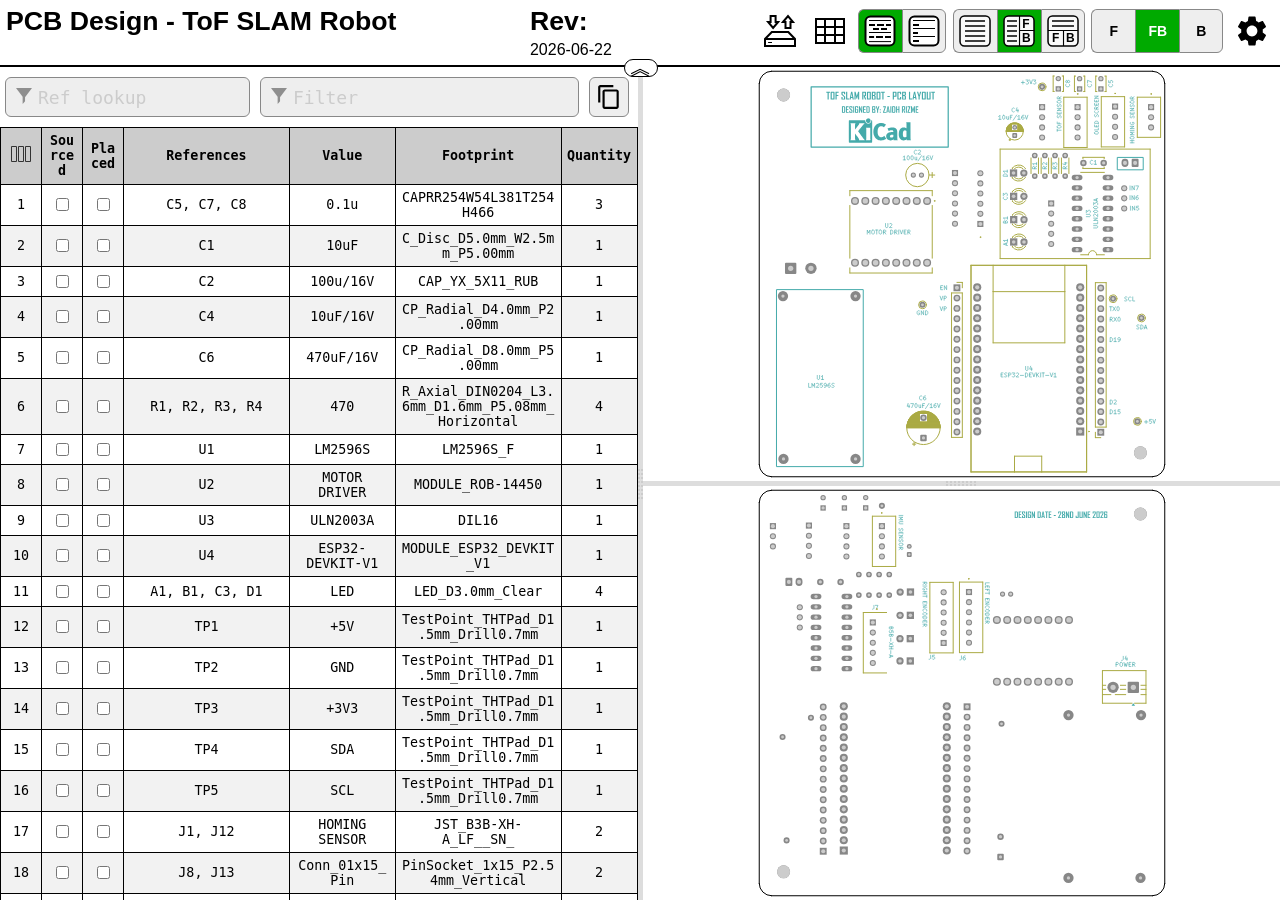
<file: documents/tof/pcb-first-interactive-bom.html>
<!DOCTYPE html>
<html lang="en">

<head>
  <meta charset="UTF-8">
  <meta name="viewport" content="width=device-width, initial-scale=1.0">
  <title>Interactive BOM for KiCAD</title>
  <style type="text/css">
:root {
  --pcb-edge-color: black;
  --pad-color: #878787;
  --pad-hole-color: #CCCCCC;
  --pad-color-highlight: #D04040;
  --pad-color-highlight-both: #D0D040;
  --pad-color-highlight-marked: #44a344;
  --pin1-outline-color: #ffb629;
  --pin1-outline-color-highlight: #ffb629;
  --pin1-outline-color-highlight-both: #fcbb39;
  --pin1-outline-color-highlight-marked: #fdbe41;
  --silkscreen-edge-color: #aa4;
  --silkscreen-polygon-color: #4aa;
  --silkscreen-text-color: #4aa;
  --fabrication-edge-color: #907651;
  --fabrication-polygon-color: #907651;
  --fabrication-text-color: #a27c24;
  --track-color: #def5f1;
  --track-color-highlight: #D04040;
  --zone-color: #def5f1;
  --zone-color-highlight: #d0404080;
}

html,
body {
  margin: 0px;
  height: 100%;
  font-family: Verdana, sans-serif;
}

.dark.topmostdiv {
  --pcb-edge-color: #eee;
  --pad-color: #808080;
  --pin1-outline-color: #ffa800;
  --pin1-outline-color-highlight: #ccff00;
  --track-color: #42524f;
  --zone-color: #42524f;
  background-color: #252c30;
  color: #eee;
}

button {
  background-color: #eee;
  border: 1px solid #888;
  color: black;
  height: 44px;
  width: 44px;
  text-align: center;
  text-decoration: none;
  display: inline-block;
  font-size: 14px;
  font-weight: bolder;
}

.dark button {
  /* This will be inverted */
  background-color: #c3b7b5;
}

button.depressed {
  background-color: #0a0;
  color: white;
}

.dark button.depressed {
  /* This will be inverted */
  background-color: #b3b;
}

button:focus {
  outline: 0;
}

button#tb-btn {
  background-image: url("data:image/svg+xml,%3Csvg xmlns='http://www.w3.org/2000/svg' viewBox='0 0 8.47 8.47'%3E%3Crect transform='translate(0 -288.53)' ry='1.17' y='288.8' x='.27' height='7.94' width='7.94' fill='%23f9f9f9'/%3E%3Cg transform='translate(0 -288.53)'%3E%3Crect width='7.94' height='7.94' x='.27' y='288.8' ry='1.17' fill='none' stroke='%23000' stroke-width='.4' stroke-linejoin='round'/%3E%3Cpath d='M1.32 290.12h5.82M1.32 291.45h5.82' fill='none' stroke='%23000' stroke-width='.4'/%3E%3Cpath d='M4.37 292.5v4.23M.26 292.63H8.2' fill='none' stroke='%23000' stroke-width='.3'/%3E%3Ctext font-weight='700' font-size='3.17' font-family='sans-serif'%3E%3Ctspan x='1.35' y='295.73'%3EF%3C/tspan%3E%3Ctspan x='5.03' y='295.68'%3EB%3C/tspan%3E%3C/text%3E%3C/g%3E%3C/svg%3E%0A");
}

button#lr-btn {
  background-image: url("data:image/svg+xml,%3Csvg xmlns='http://www.w3.org/2000/svg' viewBox='0 0 8.47 8.47'%3E%3Crect transform='translate(0 -288.53)' ry='1.17' y='288.8' x='.27' height='7.94' width='7.94' fill='%23f9f9f9'/%3E%3Cg transform='translate(0 -288.53)'%3E%3Crect width='7.94' height='7.94' x='.27' y='288.8' ry='1.17' fill='none' stroke='%23000' stroke-width='.4' stroke-linejoin='round'/%3E%3Cpath d='M1.06 290.12H3.7m-2.64 1.33H3.7m-2.64 1.32H3.7m-2.64 1.3H3.7m-2.64 1.33H3.7' fill='none' stroke='%23000' stroke-width='.4'/%3E%3Cpath d='M4.37 288.8v7.94m0-4.11h3.96' fill='none' stroke='%23000' stroke-width='.3'/%3E%3Ctext font-weight='700' font-size='3.17' font-family='sans-serif'%3E%3Ctspan x='5.11' y='291.96'%3EF%3C/tspan%3E%3Ctspan x='5.03' y='295.68'%3EB%3C/tspan%3E%3C/text%3E%3C/g%3E%3C/svg%3E%0A");
}

button#bom-btn {
  background-image: url("data:image/svg+xml,%3Csvg xmlns='http://www.w3.org/2000/svg' viewBox='0 0 8.47 8.47'%3E%3Crect transform='translate(0 -288.53)' ry='1.17' y='288.8' x='.27' height='7.94' width='7.94' fill='%23f9f9f9'/%3E%3Cg transform='translate(0 -288.53)' fill='none' stroke='%23000' stroke-width='.4'%3E%3Crect width='7.94' height='7.94' x='.27' y='288.8' ry='1.17' stroke-linejoin='round'/%3E%3Cpath d='M1.59 290.12h5.29M1.59 291.45h5.33M1.59 292.75h5.33M1.59 294.09h5.33M1.59 295.41h5.33'/%3E%3C/g%3E%3C/svg%3E");
}

button#bom-grouped-btn {
  background-image: url("data:image/svg+xml,%3Csvg xmlns='http://www.w3.org/2000/svg' width='32' height='32'%3E%3Cg stroke='%23000' stroke-linejoin='round' class='layer'%3E%3Crect width='29' height='29' x='1.5' y='1.5' stroke-width='2' fill='%23fff' rx='5' ry='5'/%3E%3Cpath stroke-linecap='square' stroke-width='2' d='M6 10h4m4 0h5m4 0h3M6.1 22h3m3.9 0h5m4 0h4m-16-8h4m4 0h4'/%3E%3Cpath stroke-linecap='null' d='M5 17.5h22M5 26.6h22M5 5.5h22'/%3E%3C/g%3E%3C/svg%3E");
}

button#bom-ungrouped-btn {
  background-image: url("data:image/svg+xml,%3Csvg xmlns='http://www.w3.org/2000/svg' width='32' height='32'%3E%3Cg stroke='%23000' stroke-linejoin='round' class='layer'%3E%3Crect width='29' height='29' x='1.5' y='1.5' stroke-width='2' fill='%23fff' rx='5' ry='5'/%3E%3Cpath stroke-linecap='square' stroke-width='2' d='M6 10h4m-4 8h3m-3 8h4'/%3E%3Cpath stroke-linecap='null' d='M5 13.5h22m-22 8h22M5 5.5h22'/%3E%3C/g%3E%3C/svg%3E");
}

button#bom-netlist-btn {
  background-image: url("data:image/svg+xml,%3Csvg xmlns='http://www.w3.org/2000/svg' width='32' height='32'%3E%3Cg fill='none' stroke='%23000' class='layer'%3E%3Crect width='29' height='29' x='1.5' y='1.5' stroke-width='2' fill='%23fff' rx='5' ry='5'/%3E%3Cpath stroke-width='2' d='M6 26l6-6v-8m13.8-6.3l-6 6v8'/%3E%3Ccircle cx='11.8' cy='9.5' r='2.8' stroke-width='2'/%3E%3Ccircle cx='19.8' cy='22.8' r='2.8' stroke-width='2'/%3E%3C/g%3E%3C/svg%3E");
}

button#copy {
  background-image: url("data:image/svg+xml,%3Csvg height='48' viewBox='0 0 48 48' width='48' xmlns='http://www.w3.org/2000/svg'%3E%3Cpath d='M0 0h48v48h-48z' fill='none'/%3E%3Cpath d='M32 2h-24c-2.21 0-4 1.79-4 4v28h4v-28h24v-4zm6 8h-22c-2.21 0-4 1.79-4 4v28c0 2.21 1.79 4 4 4h22c2.21 0 4-1.79 4-4v-28c0-2.21-1.79-4-4-4zm0 32h-22v-28h22v28z'/%3E%3C/svg%3E");
  background-position: 6px 6px;
  background-repeat: no-repeat;
  background-size: 26px 26px;
  border-radius: 6px;
  height: 40px;
  width: 40px;
  margin: 10px 5px;
}

button#copy:active {
  box-shadow: inset 0px 0px 5px #6c6c6c;
}

textarea.clipboard-temp {
  position: fixed;
  top: 0;
  left: 0;
  width: 2em;
  height: 2em;
  padding: 0;
  border: None;
  outline: None;
  box-shadow: None;
  background: transparent;
}

.left-most-button {
  border-right: 0;
  border-top-left-radius: 6px;
  border-bottom-left-radius: 6px;
}

.middle-button {
  border-right: 0;
}

.right-most-button {
  border-top-right-radius: 6px;
  border-bottom-right-radius: 6px;
}

.button-container {
  font-size: 0;
  margin: 0.4rem 0.4rem 0.4rem 0;
}

.dark .button-container {
  filter: invert(1);
}

.button-container button {
  background-size: 32px 32px;
  background-position: 5px 5px;
  background-repeat: no-repeat;
}

@media print {
  .hideonprint {
    display: none;
  }
}

canvas {
  cursor: crosshair;
}

canvas:active {
  cursor: grabbing;
}

.fileinfo {
  width: 100%;
  max-width: 1000px;
  border: none;
  padding: 3px;
}

.fileinfo .title {
  font-size: 20pt;
  font-weight: bold;
}

.fileinfo td {
  overflow: hidden;
  white-space: nowrap;
  max-width: 1px;
  width: 50%;
  text-overflow: ellipsis;
}

.bom {
  border-collapse: collapse;
  font-family: Consolas, "DejaVu Sans Mono", Monaco, monospace;
  font-size: 10pt;
  table-layout: fixed;
  width: 100%;
  margin-top: 1px;
  position: relative;
}

.bom th,
.bom td {
  border: 1px solid black;
  padding: 5px;
  word-wrap: break-word;
  text-align: center;
  position: relative;
}

.dark .bom th,
.dark .bom td {
  border: 1px solid #777;
}

.bom th {
  background-color: #CCCCCC;
  background-clip: padding-box;
}

.dark .bom th {
  background-color: #3b4749;
}

.bom tr.highlighted:nth-child(n) {
  background-color: #cfc;
}

.dark .bom tr.highlighted:nth-child(n) {
  background-color: #226022;
}

.bom tr:nth-child(even) {
  background-color: #f2f2f2;
}

.dark .bom tr:nth-child(even) {
  background-color: #313b40;
}

.bom tr.checked {
  color: #1cb53d;
}

.dark .bom tr.checked {
  color: #2cce54;
}

.bom tr {
  transition: background-color 0.2s;
}

.bom .numCol {
  width: 30px;
}

.bom .value {
  width: 15%;
}

.bom .quantity {
  width: 65px;
}

.bom th .sortmark {
  position: absolute;
  right: 1px;
  top: 1px;
  margin-top: -5px;
  border-width: 5px;
  border-style: solid;
  border-color: transparent transparent #221 transparent;
  transform-origin: 50% 85%;
  transition: opacity 0.2s, transform 0.4s;
}

.dark .bom th .sortmark {
  filter: invert(1);
}

.bom th .sortmark.none {
  opacity: 0;
}

.bom th .sortmark.desc {
  transform: rotate(180deg);
}

.bom th:hover .sortmark.none {
  opacity: 0.5;
}

.bom .bom-checkbox {
  width: 30px;
  position: relative;
  user-select: none;
  -moz-user-select: none;
}

.bom .bom-checkbox:before {
  content: "";
  position: absolute;
  border-width: 15px;
  border-style: solid;
  border-color: #51829f transparent transparent transparent;
  visibility: hidden;
  top: -15px;
}

.bom .bom-checkbox:after {
  content: "Double click to set/unset all";
  position: absolute;
  color: white;
  top: -35px;
  left: -26px;
  background: #51829f;
  padding: 5px 15px;
  border-radius: 8px;
  white-space: nowrap;
  visibility: hidden;
}

.bom .bom-checkbox:hover:before,
.bom .bom-checkbox:hover:after {
  visibility: visible;
  transition: visibility 0.2s linear 1s;
}

.split {
  -webkit-box-sizing: border-box;
  -moz-box-sizing: border-box;
  box-sizing: border-box;
  overflow-y: auto;
  overflow-x: hidden;
  background-color: inherit;
}

.split.split-horizontal,
.gutter.gutter-horizontal {
  height: 100%;
  float: left;
}

.gutter {
  background-color: #ddd;
  background-repeat: no-repeat;
  background-position: 50%;
  transition: background-color 0.3s;
}

.dark .gutter {
  background-color: #777;
}

.gutter.gutter-horizontal {
  background-image: url('[data-uri]');
  cursor: ew-resize;
  width: 5px;
}

.gutter.gutter-vertical {
  background-image: url('[data-uri]');
  cursor: ns-resize;
  height: 5px;
}

.searchbox {
  float: left;
  height: 40px;
  margin: 10px 5px;
  padding: 12px 32px;
  font-family: Consolas, "DejaVu Sans Mono", Monaco, monospace;
  font-size: 18px;
  box-sizing: border-box;
  border: 1px solid #888;
  border-radius: 6px;
  outline: none;
  background-color: #eee;
  transition: background-color 0.2s, border 0.2s;
  background-image: url('[data-uri]');
  background-position: 10px 10px;
  background-repeat: no-repeat;
}

.dark .searchbox {
  background-color: #111;
  color: #eee;
}

.searchbox::placeholder {
  color: #ccc;
}

.dark .searchbox::placeholder {
  color: #666;
}

.filter {
  width: calc(60% - 64px);
}

.reflookup {
  width: calc(40% - 10px);
}

input[type=text]:focus {
  background-color: white;
  border: 1px solid #333;
}

.dark input[type=text]:focus {
  background-color: #333;
  border: 1px solid #ccc;
}

mark.highlight {
  background-color: #5050ff;
  color: #fff;
  padding: 2px;
  border-radius: 6px;
}

.dark mark.highlight {
  background-color: #76a6da;
  color: #111;
}

.menubtn {
  background-color: white;
  border: none;
  background-image: url("data:image/svg+xml,%3Csvg xmlns='http://www.w3.org/2000/svg' width='36' height='36' viewBox='0 0 20 20'%3E%3Cpath fill='none' d='M0 0h20v20H0V0z'/%3E%3Cpath d='M15.95 10.78c.03-.25.05-.51.05-.78s-.02-.53-.06-.78l1.69-1.32c.15-.12.19-.34.1-.51l-1.6-2.77c-.1-.18-.31-.24-.49-.18l-1.99.8c-.42-.32-.86-.58-1.35-.78L12 2.34c-.03-.2-.2-.34-.4-.34H8.4c-.2 0-.36.14-.39.34l-.3 2.12c-.49.2-.94.47-1.35.78l-1.99-.8c-.18-.07-.39 0-.49.18l-1.6 2.77c-.1.18-.06.39.1.51l1.69 1.32c-.04.25-.07.52-.07.78s.02.53.06.78L2.37 12.1c-.15.12-.19.34-.1.51l1.6 2.77c.1.18.31.24.49.18l1.99-.8c.42.32.86.58 1.35.78l.3 2.12c.04.2.2.34.4.34h3.2c.2 0 .37-.14.39-.34l.3-2.12c.49-.2.94-.47 1.35-.78l1.99.8c.18.07.39 0 .49-.18l1.6-2.77c.1-.18.06-.39-.1-.51l-1.67-1.32zM10 13c-1.65 0-3-1.35-3-3s1.35-3 3-3 3 1.35 3 3-1.35 3-3 3z'/%3E%3C/svg%3E%0A");
  background-position: center;
  background-repeat: no-repeat;
}

.statsbtn {
  background-color: white;
  border: none;
  background-image: url("data:image/svg+xml,%3Csvg width='36' height='36' xmlns='http://www.w3.org/2000/svg'%3E%3Cpath d='M4 6h28v24H4V6zm0 8h28v8H4m9-16v24h10V5.8' fill='none' stroke='%23000' stroke-width='2'/%3E%3C/svg%3E");
  background-position: center;
  background-repeat: no-repeat;
}

.iobtn {
  background-color: white;
  border: none;
  background-image: url("data:image/svg+xml,%3Csvg xmlns='http://www.w3.org/2000/svg' width='36' height='36'%3E%3Cpath fill='none' stroke='%23000' stroke-width='2' d='M3 33v-7l6.8-7h16.5l6.7 7v7H3zM3.2 26H33M21 9l5-5.9 5 6h-2.5V15h-5V9H21zm-4.9 0l-5 6-5-6h2.5V3h5v6h2.5z'/%3E%3Cpath fill='none' stroke='%23000' d='M6.1 29.5H10'/%3E%3C/svg%3E");
  background-position: center;
  background-repeat: no-repeat;
}

.visbtn {
  background-image: url("data:image/svg+xml,%3Csvg xmlns='http://www.w3.org/2000/svg' width='24' height='24'%3E%3Cpath fill='none' stroke='%23333' d='M2.5 4.5h5v15h-5zM9.5 4.5h5v15h-5zM16.5 4.5h5v15h-5z'/%3E%3C/svg%3E");
  background-position: center;
  background-repeat: no-repeat;
  padding: 15px;
}

#vismenu-content {
  left: 0px;
  font-family: Verdana, sans-serif;
}

.dark .statsbtn,
.dark .savebtn,
.dark .menubtn,
.dark .iobtn,
.dark .visbtn {
  filter: invert(1);
}

.flexbox {
  display: flex;
  align-items: center;
  justify-content: space-between;
  width: 100%;
}

.savebtn {
  background-color: #d6d6d6;
  width: auto;
  height: 30px;
  flex-grow: 1;
  margin: 5px;
  border-radius: 4px;
}

.savebtn:active {
  background-color: #0a0;
  color: white;
}

.dark .savebtn:active {
  /* This will be inverted */
  background-color: #b3b;
}

.stats {
  border-collapse: collapse;
  font-size: 12pt;
  table-layout: fixed;
  width: 100%;
  min-width: 450px;
}

.dark .stats td {
  border: 1px solid #bbb;
}

.stats td {
  border: 1px solid black;
  padding: 5px;
  word-wrap: break-word;
  text-align: center;
  position: relative;
}

#checkbox-stats div {
  position: absolute;
  left: 0;
  top: 0;
  height: 100%;
  width: 100%;
  display: flex;
  align-items: center;
  justify-content: center;
}

#checkbox-stats .bar {
  background-color: rgba(28, 251, 0, 0.6);
}

.menu {
  position: relative;
  display: inline-block;
  margin: 0.4rem 0.4rem 0.4rem 0;
}

.menu-content {
  font-size: 12pt !important;
  text-align: left !important;
  font-weight: normal !important;
  display: none;
  position: absolute;
  background-color: white;
  right: 0;
  min-width: 300px;
  box-shadow: 0px 8px 16px 0px rgba(0, 0, 0, 0.2);
  z-index: 100;
  padding: 8px;
}

.dark .menu-content {
  background-color: #111;
}

.menu:hover .menu-content {
  display: block;
}

.menu:hover .menubtn,
.menu:hover .iobtn,
.menu:hover .statsbtn {
  background-color: #eee;
}

.menu-label {
  display: inline-block;
  padding: 8px;
  border: 1px solid #ccc;
  border-top: 0;
  width: calc(100% - 18px);
}

.menu-label-top {
  border-top: 1px solid #ccc;
}

.menu-textbox {
  float: left;
  height: 24px;
  margin: 10px 5px;
  padding: 5px 5px;
  font-family: Consolas, "DejaVu Sans Mono", Monaco, monospace;
  font-size: 14px;
  box-sizing: border-box;
  border: 1px solid #888;
  border-radius: 4px;
  outline: none;
  background-color: #eee;
  transition: background-color 0.2s, border 0.2s;
  width: calc(100% - 10px);
}

.menu-textbox.invalid,
.dark .menu-textbox.invalid {
  color: red;
}

.dark .menu-textbox {
  background-color: #222;
  color: #eee;
}

.radio-container {
  margin: 4px;
}

.topmostdiv {
  display: flex;
  flex-direction: column;
  width: 100%;
  background-color: white;
  transition: background-color 0.3s;
  min-height: 100%;
}

#top {
  display: flex;
  flex-wrap: wrap;
  justify-content: flex-end;
  align-items: center;
}

#topdivider {
  border-bottom: 2px solid black;
  display: flex;
  justify-content: center;
  align-items: center;
}

.dark #topdivider {
  border-bottom: 2px solid #ccc;
}

#topdivider>div {
  position: relative;
}

#toptoggle {
  cursor: pointer;
  user-select: none;
  position: absolute;
  padding: 0.1rem 0.3rem;
  top: -0.4rem;
  left: -1rem;
  font-size: 1.4rem;
  line-height: 60%;
  border: 1px solid black;
  border-radius: 1rem;
  background-color: #fff;
  z-index: 100;
}

.flipped {
  transform: rotate(0.5turn);
}

.dark #toptoggle {
  border: 1px solid #fff;
  background-color: #222;
}

#fileinfodiv {
  flex: 20rem 1 0;
  overflow: auto;
}

#bomcontrols {
  display: flex;
  flex-direction: row-reverse;
}

#bomcontrols>* {
  flex-shrink: 0;
}

#dbg {
  display: block;
}

::-webkit-scrollbar {
  width: 8px;
}

::-webkit-scrollbar-track {
  background: #aaa;
}

::-webkit-scrollbar-thumb {
  background: #666;
  border-radius: 3px;
}

::-webkit-scrollbar-thumb:hover {
  background: #555;
}

.slider {
  -webkit-appearance: none;
  width: 100%;
  margin: 3px 0;
  padding: 0;
  outline: none;
  opacity: 0.7;
  -webkit-transition: .2s;
  transition: opacity .2s;
  border-radius: 3px;
}

.slider:hover {
  opacity: 1;
}

.slider:focus {
  outline: none;
}

.slider::-webkit-slider-runnable-track {
  -webkit-appearance: none;
  width: 100%;
  height: 8px;
  background: #d3d3d3;
  border-radius: 3px;
  border: none;
}

.slider::-webkit-slider-thumb {
  -webkit-appearance: none;
  width: 15px;
  height: 15px;
  border-radius: 50%;
  background: #0a0;
  cursor: pointer;
  margin-top: -4px;
}

.dark .slider::-webkit-slider-thumb {
  background: #3d3;
}

.slider::-moz-range-thumb {
  width: 15px;
  height: 15px;
  border-radius: 50%;
  background: #0a0;
  cursor: pointer;
}

.slider::-moz-range-track {
  height: 8px;
  background: #d3d3d3;
  border-radius: 3px;
}

.dark .slider::-moz-range-thumb {
  background: #3d3;
}

.slider::-ms-track {
  width: 100%;
  height: 8px;
  border-width: 3px 0;
  background: transparent;
  border-color: transparent;
  color: transparent;
  transition: opacity .2s;
}

.slider::-ms-fill-lower {
  background: #d3d3d3;
  border: none;
  border-radius: 3px;
}

.slider::-ms-fill-upper {
  background: #d3d3d3;
  border: none;
  border-radius: 3px;
}

.slider::-ms-thumb {
  width: 15px;
  height: 15px;
  border-radius: 50%;
  background: #0a0;
  cursor: pointer;
  margin: 0;
}

.shameless-plug {
  font-size: 0.8em;
  text-align: center;
  display: block;
}

a {
  color: #0278a4;
}

.dark a {
  color: #00b9fd;
}

#frontcanvas,
#backcanvas {
  touch-action: none;
}

.placeholder {
  border: 1px dashed #9f9fda !important;
  background-color: #edf2f7 !important;
}

.dragging {
  z-index: 999;
}

.dark .dragging>table>tbody>tr {
  background-color: #252c30;
}

.dark .placeholder {
  filter: invert(1);
}

.column-spacer {
  top: 0;
  left: 0;
  width: calc(100% - 4px);
  position: absolute;
  cursor: pointer;
  user-select: none;
  height: 100%;
}

.column-width-handle {
  top: 0;
  right: 0;
  width: 4px;
  position: absolute;
  cursor: col-resize;
  user-select: none;
  height: 100%;
}

.column-width-handle:hover {
  background-color: #4f99bd;
}

.help-link {
  border: 1px solid #0278a4;
  padding-inline: 0.3rem;
  border-radius: 3px;
  cursor: pointer;
}

.dark .help-link {
  border: 1px solid #00b9fd;
}

.bom-color {
  width: 20%;
}

.color-column input {
  width: 1.6rem;
  height: 1rem;
  border: 1px solid black;
  cursor: pointer;
  padding: 0;
}

/* removes default styling from input color element */
::-webkit-color-swatch {
  border: none;
}

::-webkit-color-swatch-wrapper {
  padding: 0;
}

::-moz-color-swatch,
::-moz-focus-inner {
  border: none;
}

::-moz-focus-inner {
  padding: 0;
}

  </style>
  <script type="text/javascript" >
///////////////////////////////////////////////
/*
  Split.js - v1.3.5
  MIT License
  https://github.com/nathancahill/Split.js
*/
!function(e,t){"object"==typeof exports&&"undefined"!=typeof module?module.exports=t():"function"==typeof define&&define.amd?define(t):e.Split=t()}(this,function(){"use strict";var e=window,t=e.document,n="addEventListener",i="removeEventListener",r="getBoundingClientRect",s=function(){return!1},o=e.attachEvent&&!e[n],a=["","-webkit-","-moz-","-o-"].filter(function(e){var n=t.createElement("div");return n.style.cssText="width:"+e+"calc(9px)",!!n.style.length}).shift()+"calc",l=function(e){return"string"==typeof e||e instanceof String?t.querySelector(e):e};return function(u,c){function z(e,t,n){var i=A(y,t,n);Object.keys(i).forEach(function(t){return e.style[t]=i[t]})}function h(e,t){var n=B(y,t);Object.keys(n).forEach(function(t){return e.style[t]=n[t]})}function f(e){var t=E[this.a],n=E[this.b],i=t.size+n.size;t.size=e/this.size*i,n.size=i-e/this.size*i,z(t.element,t.size,this.aGutterSize),z(n.element,n.size,this.bGutterSize)}function m(e){var t;this.dragging&&((t="touches"in e?e.touches[0][b]-this.start:e[b]-this.start)<=E[this.a].minSize+M+this.aGutterSize?t=E[this.a].minSize+this.aGutterSize:t>=this.size-(E[this.b].minSize+M+this.bGutterSize)&&(t=this.size-(E[this.b].minSize+this.bGutterSize)),f.call(this,t),c.onDrag&&c.onDrag())}function g(){var e=E[this.a].element,t=E[this.b].element;this.size=e[r]()[y]+t[r]()[y]+this.aGutterSize+this.bGutterSize,this.start=e[r]()[G]}function d(){var t=this,n=E[t.a].element,r=E[t.b].element;t.dragging&&c.onDragEnd&&c.onDragEnd(),t.dragging=!1,e[i]("mouseup",t.stop),e[i]("touchend",t.stop),e[i]("touchcancel",t.stop),t.parent[i]("mousemove",t.move),t.parent[i]("touchmove",t.move),delete t.stop,delete t.move,n[i]("selectstart",s),n[i]("dragstart",s),r[i]("selectstart",s),r[i]("dragstart",s),n.style.userSelect="",n.style.webkitUserSelect="",n.style.MozUserSelect="",n.style.pointerEvents="",r.style.userSelect="",r.style.webkitUserSelect="",r.style.MozUserSelect="",r.style.pointerEvents="",t.gutter.style.cursor="",t.parent.style.cursor=""}function S(t){var i=this,r=E[i.a].element,o=E[i.b].element;!i.dragging&&c.onDragStart&&c.onDragStart(),t.preventDefault(),i.dragging=!0,i.move=m.bind(i),i.stop=d.bind(i),e[n]("mouseup",i.stop),e[n]("touchend",i.stop),e[n]("touchcancel",i.stop),i.parent[n]("mousemove",i.move),i.parent[n]("touchmove",i.move),r[n]("selectstart",s),r[n]("dragstart",s),o[n]("selectstart",s),o[n]("dragstart",s),r.style.userSelect="none",r.style.webkitUserSelect="none",r.style.MozUserSelect="none",r.style.pointerEvents="none",o.style.userSelect="none",o.style.webkitUserSelect="none",o.style.MozUserSelect="none",o.style.pointerEvents="none",i.gutter.style.cursor=j,i.parent.style.cursor=j,g.call(i)}function v(e){e.forEach(function(t,n){if(n>0){var i=F[n-1],r=E[i.a],s=E[i.b];r.size=e[n-1],s.size=t,z(r.element,r.size,i.aGutterSize),z(s.element,s.size,i.bGutterSize)}})}function p(){F.forEach(function(e){e.parent.removeChild(e.gutter),E[e.a].element.style[y]="",E[e.b].element.style[y]=""})}void 0===c&&(c={});var y,b,G,E,w=l(u[0]).parentNode,D=e.getComputedStyle(w).flexDirection,U=c.sizes||u.map(function(){return 100/u.length}),k=void 0!==c.minSize?c.minSize:100,x=Array.isArray(k)?k:u.map(function(){return k}),L=void 0!==c.gutterSize?c.gutterSize:10,M=void 0!==c.snapOffset?c.snapOffset:30,O=c.direction||"horizontal",j=c.cursor||("horizontal"===O?"ew-resize":"ns-resize"),C=c.gutter||function(e,n){var i=t.createElement("div");return i.className="gutter gutter-"+n,i},A=c.elementStyle||function(e,t,n){var i={};return"string"==typeof t||t instanceof String?i[e]=t:i[e]=o?t+"%":a+"("+t+"% - "+n+"px)",i},B=c.gutterStyle||function(e,t){return n={},n[e]=t+"px",n;var n};"horizontal"===O?(y="width","clientWidth",b="clientX",G="left","paddingLeft"):"vertical"===O&&(y="height","clientHeight",b="clientY",G="top","paddingTop");var F=[];return E=u.map(function(e,t){var i,s={element:l(e),size:U[t],minSize:x[t]};if(t>0&&(i={a:t-1,b:t,dragging:!1,isFirst:1===t,isLast:t===u.length-1,direction:O,parent:w},i.aGutterSize=L,i.bGutterSize=L,i.isFirst&&(i.aGutterSize=L/2),i.isLast&&(i.bGutterSize=L/2),"row-reverse"===D||"column-reverse"===D)){var a=i.a;i.a=i.b,i.b=a}if(!o&&t>0){var c=C(t,O);h(c,L),c[n]("mousedown",S.bind(i)),c[n]("touchstart",S.bind(i)),w.insertBefore(c,s.element),i.gutter=c}0===t||t===u.length-1?z(s.element,s.size,L/2):z(s.element,s.size,L);var f=s.element[r]()[y];return f<s.minSize&&(s.minSize=f),t>0&&F.push(i),s}),o?{setSizes:v,destroy:p}:{setSizes:v,getSizes:function(){return E.map(function(e){return e.size})},collapse:function(e){if(e===F.length){var t=F[e-1];g.call(t),o||f.call(t,t.size-t.bGutterSize)}else{var n=F[e];g.call(n),o||f.call(n,n.aGutterSize)}},destroy:p}}});

///////////////////////////////////////////////

///////////////////////////////////////////////
// Copyright (c) 2013 Pieroxy <pieroxy@pieroxy.net>
// This work is free. You can redistribute it and/or modify it
// under the terms of the WTFPL, Version 2
// For more information see LICENSE.txt or http://www.wtfpl.net/
//
// For more information, the home page:
// http://pieroxy.net/blog/pages/lz-string/testing.html
//
// LZ-based compression algorithm, version 1.4.4
var LZString=function(){var o=String.fromCharCode,i={};var n={decompressFromBase64:function(o){return null==o?"":""==o?null:n._decompress(o.length,32,function(n){return function(o,n){if(!i[o]){i[o]={};for(var t=0;t<o.length;t++)i[o][o.charAt(t)]=t}return i[o][n]}("ABCDEFGHIJKLMNOPQRSTUVWXYZabcdefghijklmnopqrstuvwxyz0123456789+/=",o.charAt(n))})},_decompress:function(i,n,t){var r,e,a,s,p,u,l,f=[],c=4,d=4,h=3,v="",g=[],m={val:t(0),position:n,index:1};for(r=0;r<3;r+=1)f[r]=r;for(a=0,p=Math.pow(2,2),u=1;u!=p;)s=m.val&m.position,m.position>>=1,0==m.position&&(m.position=n,m.val=t(m.index++)),a|=(s>0?1:0)*u,u<<=1;switch(a){case 0:for(a=0,p=Math.pow(2,8),u=1;u!=p;)s=m.val&m.position,m.position>>=1,0==m.position&&(m.position=n,m.val=t(m.index++)),a|=(s>0?1:0)*u,u<<=1;l=o(a);break;case 1:for(a=0,p=Math.pow(2,16),u=1;u!=p;)s=m.val&m.position,m.position>>=1,0==m.position&&(m.position=n,m.val=t(m.index++)),a|=(s>0?1:0)*u,u<<=1;l=o(a);break;case 2:return""}for(f[3]=l,e=l,g.push(l);;){if(m.index>i)return"";for(a=0,p=Math.pow(2,h),u=1;u!=p;)s=m.val&m.position,m.position>>=1,0==m.position&&(m.position=n,m.val=t(m.index++)),a|=(s>0?1:0)*u,u<<=1;switch(l=a){case 0:for(a=0,p=Math.pow(2,8),u=1;u!=p;)s=m.val&m.position,m.position>>=1,0==m.position&&(m.position=n,m.val=t(m.index++)),a|=(s>0?1:0)*u,u<<=1;f[d++]=o(a),l=d-1,c--;break;case 1:for(a=0,p=Math.pow(2,16),u=1;u!=p;)s=m.val&m.position,m.position>>=1,0==m.position&&(m.position=n,m.val=t(m.index++)),a|=(s>0?1:0)*u,u<<=1;f[d++]=o(a),l=d-1,c--;break;case 2:return g.join("")}if(0==c&&(c=Math.pow(2,h),h++),f[l])v=f[l];else{if(l!==d)return null;v=e+e.charAt(0)}g.push(v),f[d++]=e+v.charAt(0),e=v,0==--c&&(c=Math.pow(2,h),h++)}}};return n}();"function"==typeof define&&define.amd?define(function(){return LZString}):"undefined"!=typeof module&&null!=module?module.exports=LZString:"undefined"!=typeof angular&&null!=angular&&angular.module("LZString",[]).factory("LZString",function(){return LZString});
///////////////////////////////////////////////

///////////////////////////////////////////////
/*!
 * PEP v0.4.3 | https://github.com/jquery/PEP
 * Copyright jQuery Foundation and other contributors | http://jquery.org/license
 */
!function(a,b){"object"==typeof exports&&"undefined"!=typeof module?module.exports=b():"function"==typeof define&&define.amd?define(b):a.PointerEventsPolyfill=b()}(this,function(){"use strict";function a(a,b){b=b||Object.create(null);var c=document.createEvent("Event");c.initEvent(a,b.bubbles||!1,b.cancelable||!1);
for(var d,e=2;e<m.length;e++)d=m[e],c[d]=b[d]||n[e];c.buttons=b.buttons||0;
var f=0;return f=b.pressure&&c.buttons?b.pressure:c.buttons?.5:0,c.x=c.clientX,c.y=c.clientY,c.pointerId=b.pointerId||0,c.width=b.width||0,c.height=b.height||0,c.pressure=f,c.tiltX=b.tiltX||0,c.tiltY=b.tiltY||0,c.twist=b.twist||0,c.tangentialPressure=b.tangentialPressure||0,c.pointerType=b.pointerType||"",c.hwTimestamp=b.hwTimestamp||0,c.isPrimary=b.isPrimary||!1,c}function b(){this.array=[],this.size=0}function c(a,b,c,d){this.addCallback=a.bind(d),this.removeCallback=b.bind(d),this.changedCallback=c.bind(d),A&&(this.observer=new A(this.mutationWatcher.bind(this)))}function d(a){return"body /shadow-deep/ "+e(a)}function e(a){return'[touch-action="'+a+'"]'}function f(a){return"{ -ms-touch-action: "+a+"; touch-action: "+a+"; }"}function g(){if(F){D.forEach(function(a){String(a)===a?(E+=e(a)+f(a)+"\n",G&&(E+=d(a)+f(a)+"\n")):(E+=a.selectors.map(e)+f(a.rule)+"\n",G&&(E+=a.selectors.map(d)+f(a.rule)+"\n"))});var a=document.createElement("style");a.textContent=E,document.head.appendChild(a)}}function h(){if(!window.PointerEvent){if(window.PointerEvent=a,window.navigator.msPointerEnabled){var b=window.navigator.msMaxTouchPoints;Object.defineProperty(window.navigator,"maxTouchPoints",{value:b,enumerable:!0}),u.registerSource("ms",_)}else Object.defineProperty(window.navigator,"maxTouchPoints",{value:0,enumerable:!0}),u.registerSource("mouse",N),void 0!==window.ontouchstart&&u.registerSource("touch",V);u.register(document)}}function i(a){if(!u.pointermap.has(a)){var b=new Error("InvalidPointerId");throw b.name="InvalidPointerId",b}}function j(a){for(var b=a.parentNode;b&&b!==a.ownerDocument;)b=b.parentNode;if(!b){var c=new Error("InvalidStateError");throw c.name="InvalidStateError",c}}function k(a){var b=u.pointermap.get(a);return 0!==b.buttons}function l(){window.Element&&!Element.prototype.setPointerCapture&&Object.defineProperties(Element.prototype,{setPointerCapture:{value:W},releasePointerCapture:{value:X},hasPointerCapture:{value:Y}})}
var m=["bubbles","cancelable","view","detail","screenX","screenY","clientX","clientY","ctrlKey","altKey","shiftKey","metaKey","button","relatedTarget","pageX","pageY"],n=[!1,!1,null,null,0,0,0,0,!1,!1,!1,!1,0,null,0,0],o=window.Map&&window.Map.prototype.forEach,p=o?Map:b;b.prototype={set:function(a,b){return void 0===b?this["delete"](a):(this.has(a)||this.size++,void(this.array[a]=b))},has:function(a){return void 0!==this.array[a]},"delete":function(a){this.has(a)&&(delete this.array[a],this.size--)},get:function(a){return this.array[a]},clear:function(){this.array.length=0,this.size=0},forEach:function(a,b){return this.array.forEach(function(c,d){a.call(b,c,d,this)},this)}};var q=["bubbles","cancelable","view","detail","screenX","screenY","clientX","clientY","ctrlKey","altKey","shiftKey","metaKey","button","relatedTarget","buttons","pointerId","width","height","pressure","tiltX","tiltY","pointerType","hwTimestamp","isPrimary","type","target","currentTarget","which","pageX","pageY","timeStamp"],r=[!1,!1,null,null,0,0,0,0,!1,!1,!1,!1,0,null,0,0,0,0,0,0,0,"",0,!1,"",null,null,0,0,0,0],s={pointerover:1,pointerout:1,pointerenter:1,pointerleave:1},t="undefined"!=typeof SVGElementInstance,u={pointermap:new p,eventMap:Object.create(null),captureInfo:Object.create(null),eventSources:Object.create(null),eventSourceList:[],registerSource:function(a,b){var c=b,d=c.events;d&&(d.forEach(function(a){c[a]&&(this.eventMap[a]=c[a].bind(c))},this),this.eventSources[a]=c,this.eventSourceList.push(c))},register:function(a){for(var b,c=this.eventSourceList.length,d=0;d<c&&(b=this.eventSourceList[d]);d++)
b.register.call(b,a)},unregister:function(a){for(var b,c=this.eventSourceList.length,d=0;d<c&&(b=this.eventSourceList[d]);d++)
b.unregister.call(b,a)},contains:function(a,b){try{return a.contains(b)}catch(c){return!1}},down:function(a){a.bubbles=!0,this.fireEvent("pointerdown",a)},move:function(a){a.bubbles=!0,this.fireEvent("pointermove",a)},up:function(a){a.bubbles=!0,this.fireEvent("pointerup",a)},enter:function(a){a.bubbles=!1,this.fireEvent("pointerenter",a)},leave:function(a){a.bubbles=!1,this.fireEvent("pointerleave",a)},over:function(a){a.bubbles=!0,this.fireEvent("pointerover",a)},out:function(a){a.bubbles=!0,this.fireEvent("pointerout",a)},cancel:function(a){a.bubbles=!0,this.fireEvent("pointercancel",a)},leaveOut:function(a){this.out(a),this.propagate(a,this.leave,!1)},enterOver:function(a){this.over(a),this.propagate(a,this.enter,!0)},eventHandler:function(a){if(!a._handledByPE){var b=a.type,c=this.eventMap&&this.eventMap[b];c&&c(a),a._handledByPE=!0}},listen:function(a,b){b.forEach(function(b){this.addEvent(a,b)},this)},unlisten:function(a,b){b.forEach(function(b){this.removeEvent(a,b)},this)},addEvent:function(a,b){a.addEventListener(b,this.boundHandler)},removeEvent:function(a,b){a.removeEventListener(b,this.boundHandler)},makeEvent:function(b,c){this.captureInfo[c.pointerId]&&(c.relatedTarget=null);var d=new a(b,c);return c.preventDefault&&(d.preventDefault=c.preventDefault),d._target=d._target||c.target,d},fireEvent:function(a,b){var c=this.makeEvent(a,b);return this.dispatchEvent(c)},cloneEvent:function(a){for(var b,c=Object.create(null),d=0;d<q.length;d++)b=q[d],c[b]=a[b]||r[d],!t||"target"!==b&&"relatedTarget"!==b||c[b]instanceof SVGElementInstance&&(c[b]=c[b].correspondingUseElement);return a.preventDefault&&(c.preventDefault=function(){a.preventDefault()}),c},getTarget:function(a){var b=this.captureInfo[a.pointerId];return b?a._target!==b&&a.type in s?void 0:b:a._target},propagate:function(a,b,c){for(var d=a.target,e=[];d!==document&&!d.contains(a.relatedTarget);) if(e.push(d),d=d.parentNode,!d)return;c&&e.reverse(),e.forEach(function(c){a.target=c,b.call(this,a)},this)},setCapture:function(b,c,d){this.captureInfo[b]&&this.releaseCapture(b,d),this.captureInfo[b]=c,this.implicitRelease=this.releaseCapture.bind(this,b,d),document.addEventListener("pointerup",this.implicitRelease),document.addEventListener("pointercancel",this.implicitRelease);var e=new a("gotpointercapture");e.pointerId=b,e._target=c,d||this.asyncDispatchEvent(e)},releaseCapture:function(b,c){var d=this.captureInfo[b];if(d){this.captureInfo[b]=void 0,document.removeEventListener("pointerup",this.implicitRelease),document.removeEventListener("pointercancel",this.implicitRelease);var e=new a("lostpointercapture");e.pointerId=b,e._target=d,c||this.asyncDispatchEvent(e)}},dispatchEvent:/*scope.external.dispatchEvent || */function(a){var b=this.getTarget(a);if(b)return b.dispatchEvent(a)},asyncDispatchEvent:function(a){requestAnimationFrame(this.dispatchEvent.bind(this,a))}};u.boundHandler=u.eventHandler.bind(u);var v={shadow:function(a){if(a)return a.shadowRoot||a.webkitShadowRoot},canTarget:function(a){return a&&Boolean(a.elementFromPoint)},targetingShadow:function(a){var b=this.shadow(a);if(this.canTarget(b))return b},olderShadow:function(a){var b=a.olderShadowRoot;if(!b){var c=a.querySelector("shadow");c&&(b=c.olderShadowRoot)}return b},allShadows:function(a){for(var b=[],c=this.shadow(a);c;)b.push(c),c=this.olderShadow(c);return b},searchRoot:function(a,b,c){if(a){var d,e,f=a.elementFromPoint(b,c);for(e=this.targetingShadow(f);e;){if(d=e.elementFromPoint(b,c)){var g=this.targetingShadow(d);return this.searchRoot(g,b,c)||d} e=this.olderShadow(e)} return f}},owner:function(a){
for(var b=a;b.parentNode;)b=b.parentNode;
return b.nodeType!==Node.DOCUMENT_NODE&&b.nodeType!==Node.DOCUMENT_FRAGMENT_NODE&&(b=document),b},findTarget:function(a){var b=a.clientX,c=a.clientY,d=this.owner(a.target);
return d.elementFromPoint(b,c)||(d=document),this.searchRoot(d,b,c)}},w=Array.prototype.forEach.call.bind(Array.prototype.forEach),x=Array.prototype.map.call.bind(Array.prototype.map),y=Array.prototype.slice.call.bind(Array.prototype.slice),z=Array.prototype.filter.call.bind(Array.prototype.filter),A=window.MutationObserver||window.WebKitMutationObserver,B="[touch-action]",C={subtree:!0,childList:!0,attributes:!0,attributeOldValue:!0,attributeFilter:["touch-action"]};c.prototype={watchSubtree:function(a){
//
this.observer&&v.canTarget(a)&&this.observer.observe(a,C)},enableOnSubtree:function(a){this.watchSubtree(a),a===document&&"complete"!==document.readyState?this.installOnLoad():this.installNewSubtree(a)},installNewSubtree:function(a){w(this.findElements(a),this.addElement,this)},findElements:function(a){return a.querySelectorAll?a.querySelectorAll(B):[]},removeElement:function(a){this.removeCallback(a)},addElement:function(a){this.addCallback(a)},elementChanged:function(a,b){this.changedCallback(a,b)},concatLists:function(a,b){return a.concat(y(b))},
installOnLoad:function(){document.addEventListener("readystatechange",function(){"complete"===document.readyState&&this.installNewSubtree(document)}.bind(this))},isElement:function(a){return a.nodeType===Node.ELEMENT_NODE},flattenMutationTree:function(a){
var b=x(a,this.findElements,this);
return b.push(z(a,this.isElement)),b.reduce(this.concatLists,[])},mutationWatcher:function(a){a.forEach(this.mutationHandler,this)},mutationHandler:function(a){if("childList"===a.type){var b=this.flattenMutationTree(a.addedNodes);b.forEach(this.addElement,this);var c=this.flattenMutationTree(a.removedNodes);c.forEach(this.removeElement,this)}else"attributes"===a.type&&this.elementChanged(a.target,a.oldValue)}};var D=["none","auto","pan-x","pan-y",{rule:"pan-x pan-y",selectors:["pan-x pan-y","pan-y pan-x"]}],E="",F=window.PointerEvent||window.MSPointerEvent,G=!window.ShadowDOMPolyfill&&document.head.createShadowRoot,H=u.pointermap,I=25,J=[1,4,2,8,16],K=!1;try{K=1===new MouseEvent("test",{buttons:1}).buttons}catch(L){}
var M,N={POINTER_ID:1,POINTER_TYPE:"mouse",events:["mousedown","mousemove","mouseup","mouseover","mouseout"],register:function(a){u.listen(a,this.events)},unregister:function(a){u.unlisten(a,this.events)},lastTouches:[],
isEventSimulatedFromTouch:function(a){for(var b,c=this.lastTouches,d=a.clientX,e=a.clientY,f=0,g=c.length;f<g&&(b=c[f]);f++){
var h=Math.abs(d-b.x),i=Math.abs(e-b.y);if(h<=I&&i<=I)return!0}},prepareEvent:function(a){var b=u.cloneEvent(a),c=b.preventDefault;return b.preventDefault=function(){a.preventDefault(),c()},b.pointerId=this.POINTER_ID,b.isPrimary=!0,b.pointerType=this.POINTER_TYPE,b},prepareButtonsForMove:function(a,b){var c=H.get(this.POINTER_ID);
0!==b.which&&c?a.buttons=c.buttons:a.buttons=0,b.buttons=a.buttons},mousedown:function(a){if(!this.isEventSimulatedFromTouch(a)){var b=H.get(this.POINTER_ID),c=this.prepareEvent(a);K||(c.buttons=J[c.button],b&&(c.buttons|=b.buttons),a.buttons=c.buttons),H.set(this.POINTER_ID,a),b&&0!==b.buttons?u.move(c):u.down(c)}},mousemove:function(a){if(!this.isEventSimulatedFromTouch(a)){var b=this.prepareEvent(a);K||this.prepareButtonsForMove(b,a),b.button=-1,H.set(this.POINTER_ID,a),u.move(b)}},mouseup:function(a){if(!this.isEventSimulatedFromTouch(a)){var b=H.get(this.POINTER_ID),c=this.prepareEvent(a);if(!K){var d=J[c.button];
c.buttons=b?b.buttons&~d:0,a.buttons=c.buttons}H.set(this.POINTER_ID,a),
c.buttons&=~J[c.button],0===c.buttons?u.up(c):u.move(c)}},mouseover:function(a){if(!this.isEventSimulatedFromTouch(a)){var b=this.prepareEvent(a);K||this.prepareButtonsForMove(b,a),b.button=-1,H.set(this.POINTER_ID,a),u.enterOver(b)}},mouseout:function(a){if(!this.isEventSimulatedFromTouch(a)){var b=this.prepareEvent(a);K||this.prepareButtonsForMove(b,a),b.button=-1,u.leaveOut(b)}},cancel:function(a){var b=this.prepareEvent(a);u.cancel(b),this.deactivateMouse()},deactivateMouse:function(){H["delete"](this.POINTER_ID)}},O=u.captureInfo,P=v.findTarget.bind(v),Q=v.allShadows.bind(v),R=u.pointermap,S=2500,T=200,U="touch-action",V={events:["touchstart","touchmove","touchend","touchcancel"],register:function(a){M.enableOnSubtree(a)},unregister:function(){},elementAdded:function(a){var b=a.getAttribute(U),c=this.touchActionToScrollType(b);c&&(a._scrollType=c,u.listen(a,this.events),
Q(a).forEach(function(a){a._scrollType=c,u.listen(a,this.events)},this))},elementRemoved:function(a){a._scrollType=void 0,u.unlisten(a,this.events),
Q(a).forEach(function(a){a._scrollType=void 0,u.unlisten(a,this.events)},this)},elementChanged:function(a,b){var c=a.getAttribute(U),d=this.touchActionToScrollType(c),e=this.touchActionToScrollType(b);
d&&e?(a._scrollType=d,Q(a).forEach(function(a){a._scrollType=d},this)):e?this.elementRemoved(a):d&&this.elementAdded(a)},scrollTypes:{EMITTER:"none",XSCROLLER:"pan-x",YSCROLLER:"pan-y",SCROLLER:/^(?:pan-x pan-y)|(?:pan-y pan-x)|auto$/},touchActionToScrollType:function(a){var b=a,c=this.scrollTypes;return"none"===b?"none":b===c.XSCROLLER?"X":b===c.YSCROLLER?"Y":c.SCROLLER.exec(b)?"XY":void 0},POINTER_TYPE:"touch",firstTouch:null,isPrimaryTouch:function(a){return this.firstTouch===a.identifier},setPrimaryTouch:function(a){
(0===R.size||1===R.size&&R.has(1))&&(this.firstTouch=a.identifier,this.firstXY={X:a.clientX,Y:a.clientY},this.scrolling=!1,this.cancelResetClickCount())},removePrimaryPointer:function(a){a.isPrimary&&(this.firstTouch=null,this.firstXY=null,this.resetClickCount())},clickCount:0,resetId:null,resetClickCount:function(){var a=function(){this.clickCount=0,this.resetId=null}.bind(this);this.resetId=setTimeout(a,T)},cancelResetClickCount:function(){this.resetId&&clearTimeout(this.resetId)},typeToButtons:function(a){var b=0;return"touchstart"!==a&&"touchmove"!==a||(b=1),b},touchToPointer:function(a){var b=this.currentTouchEvent,c=u.cloneEvent(a),d=c.pointerId=a.identifier+2;c.target=O[d]||P(c),c.bubbles=!0,c.cancelable=!0,c.detail=this.clickCount,c.button=0,c.buttons=this.typeToButtons(b.type),c.width=2*(a.radiusX||a.webkitRadiusX||0),c.height=2*(a.radiusY||a.webkitRadiusY||0),c.pressure=a.force||a.webkitForce||.5,c.isPrimary=this.isPrimaryTouch(a),c.pointerType=this.POINTER_TYPE,
c.altKey=b.altKey,c.ctrlKey=b.ctrlKey,c.metaKey=b.metaKey,c.shiftKey=b.shiftKey;
var e=this;return c.preventDefault=function(){e.scrolling=!1,e.firstXY=null,b.preventDefault()},c},processTouches:function(a,b){var c=a.changedTouches;this.currentTouchEvent=a;for(var d,e=0;e<c.length;e++)d=c[e],b.call(this,this.touchToPointer(d))},
shouldScroll:function(a){if(this.firstXY){var b,c=a.currentTarget._scrollType;if("none"===c)
b=!1;else if("XY"===c)
b=!0;else{var d=a.changedTouches[0],e=c,f="Y"===c?"X":"Y",g=Math.abs(d["client"+e]-this.firstXY[e]),h=Math.abs(d["client"+f]-this.firstXY[f]);
b=g>=h}return this.firstXY=null,b}},findTouch:function(a,b){for(var c,d=0,e=a.length;d<e&&(c=a[d]);d++)if(c.identifier===b)return!0},
vacuumTouches:function(a){var b=a.touches;
if(R.size>=b.length){var c=[];R.forEach(function(a,d){
if(1!==d&&!this.findTouch(b,d-2)){var e=a.out;c.push(e)}},this),c.forEach(this.cancelOut,this)}},touchstart:function(a){this.vacuumTouches(a),this.setPrimaryTouch(a.changedTouches[0]),this.dedupSynthMouse(a),this.scrolling||(this.clickCount++,this.processTouches(a,this.overDown))},overDown:function(a){R.set(a.pointerId,{target:a.target,out:a,outTarget:a.target}),u.enterOver(a),u.down(a)},touchmove:function(a){this.scrolling||(this.shouldScroll(a)?(this.scrolling=!0,this.touchcancel(a)):(a.preventDefault(),this.processTouches(a,this.moveOverOut)))},moveOverOut:function(a){var b=a,c=R.get(b.pointerId);
if(c){var d=c.out,e=c.outTarget;u.move(b),d&&e!==b.target&&(d.relatedTarget=b.target,b.relatedTarget=e,
d.target=e,b.target?(u.leaveOut(d),u.enterOver(b)):(
b.target=e,b.relatedTarget=null,this.cancelOut(b))),c.out=b,c.outTarget=b.target}},touchend:function(a){this.dedupSynthMouse(a),this.processTouches(a,this.upOut)},upOut:function(a){this.scrolling||(u.up(a),u.leaveOut(a)),this.cleanUpPointer(a)},touchcancel:function(a){this.processTouches(a,this.cancelOut)},cancelOut:function(a){u.cancel(a),u.leaveOut(a),this.cleanUpPointer(a)},cleanUpPointer:function(a){R["delete"](a.pointerId),this.removePrimaryPointer(a)},
dedupSynthMouse:function(a){var b=N.lastTouches,c=a.changedTouches[0];
if(this.isPrimaryTouch(c)){
var d={x:c.clientX,y:c.clientY};b.push(d);var e=function(a,b){var c=a.indexOf(b);c>-1&&a.splice(c,1)}.bind(null,b,d);setTimeout(e,S)}}};M=new c(V.elementAdded,V.elementRemoved,V.elementChanged,V);var W,X,Y,Z=u.pointermap,$=window.MSPointerEvent&&"number"==typeof window.MSPointerEvent.MSPOINTER_TYPE_MOUSE,_={events:["MSPointerDown","MSPointerMove","MSPointerUp","MSPointerOut","MSPointerOver","MSPointerCancel","MSGotPointerCapture","MSLostPointerCapture"],register:function(a){u.listen(a,this.events)},unregister:function(a){u.unlisten(a,this.events)},POINTER_TYPES:["","unavailable","touch","pen","mouse"],prepareEvent:function(a){var b=a;return $&&(b=u.cloneEvent(a),b.pointerType=this.POINTER_TYPES[a.pointerType]),b},cleanup:function(a){Z["delete"](a)},MSPointerDown:function(a){Z.set(a.pointerId,a);var b=this.prepareEvent(a);u.down(b)},MSPointerMove:function(a){var b=this.prepareEvent(a);u.move(b)},MSPointerUp:function(a){var b=this.prepareEvent(a);u.up(b),this.cleanup(a.pointerId)},MSPointerOut:function(a){var b=this.prepareEvent(a);u.leaveOut(b)},MSPointerOver:function(a){var b=this.prepareEvent(a);u.enterOver(b)},MSPointerCancel:function(a){var b=this.prepareEvent(a);u.cancel(b),this.cleanup(a.pointerId)},MSLostPointerCapture:function(a){var b=u.makeEvent("lostpointercapture",a);u.dispatchEvent(b)},MSGotPointerCapture:function(a){var b=u.makeEvent("gotpointercapture",a);u.dispatchEvent(b)}},aa=window.navigator;aa.msPointerEnabled?(W=function(a){i(a),j(this),k(a)&&(u.setCapture(a,this,!0),this.msSetPointerCapture(a))},X=function(a){i(a),u.releaseCapture(a,!0),this.msReleasePointerCapture(a)}):(W=function(a){i(a),j(this),k(a)&&u.setCapture(a,this)},X=function(a){i(a),u.releaseCapture(a)}),Y=function(a){return!!u.captureInfo[a]},g(),h(),l();var ba={dispatcher:u,Installer:c,PointerEvent:a,PointerMap:p,targetFinding:v};return ba});

///////////////////////////////////////////////

///////////////////////////////////////////////
var config = {"dark_mode": false, "show_pads": true, "show_fabrication": false, "show_silkscreen": true, "highlight_pin1": "none", "redraw_on_drag": true, "board_rotation": 0, "checkboxes": "Sourced,Placed", "bom_view": "left-right", "layer_view": "FB", "offset_back_rotation": false, "kicad_text_formatting": true, "mark_when_checked": "", "fields": ["Value", "Footprint"]}
///////////////////////////////////////////////

///////////////////////////////////////////////
var pcbdata = JSON.parse(LZString.decompressFromBase64("[base64]/[base64]/MnAymje0vRUzZ2M+GxVkolJo4VzIrh0oYpGu4WtZUQMK1FLM0CwAipADWsEc9jAAy4oAAYiYPbZLChUuwoCgiDLq8zjEs5Mq+brhNXa/WiC3jMZcgJ/HEGHcLZI/FQyKOqOPmJPp7PsPRZGQJ8P+Mw1zOgvv8ULdVRuMIAGbZ9Kq3Wi0kSo7S73myQKah+Hd8SS2+bU19Ud/[base64]/6SD93D8Al056Sl3CNS8ln0ESFCw6hZD0Nwe0vPQVm5fQGPPDj4NOYj9AKMTkNJUj87VbwGNyKDL7g/wHk2c9dC/T9bNmWQCgw19N3LXzhmCyNnHSbJ8mwIpqFTTNmk6jpkUi29dC0J9+nbbtpmyHlT1fQoJ38Gd1CG+FV3qytBva3ENumRb9vfTz/3OxtbUg85rPVfIkN+ND1MI41VpY2jxNY6TfvSIoq2R9je2yNwcgU1TXvw7T+sngzvXe2Dft+BztWu392d+PzgvPY7heV/wksktL41y5NrhK3NpXTrwt0rR7RtlVridO1rl2dzOxlkIZ2eWxFA+UAFU+azPun0C8Cip0Xs5L59q8CCztsjzVK8vIIPu94frW7+v3Cb9PhWlTMRed41feXzM2PRcPM/2fjM7cOvkNs7OShkLX+89J5bzDqjeg6MH7zlfHrGOBN45wJSm7bOONmbeB/jMNBZc/anSAmQHB8Cdqr2zilMyAQSHgMXrIP6a4aH/[base64]/T9RMkovIZBPGgL9KbbczSZzhxgT/F4SjYnMxqXkDKNj+nRKGfE7pFQ04TOUUSM2IzaC53mY0mpEJi4/wqVUiqGSbLi1AUUz++ysmlWRvVXx3S6mz2AjEuJGyymj1/oMh51yd4XOfo8m5K8Zi0NnO8nhuCfpl0BYIveZ9lmtJASQypIcoW9Ngb/AKQ9uljMJj/agzlcoDRmajUxmL/Y4qac5VCZsiGwqjkwDJ3A1HULgXCrOGS/A/UYXA0+YN8lsJIWk98+Sd5/InlPflQLrrs14F00llM7okNySSnwLK/Bst4fwSpALSW0qoRonxezSU5DNnokhOrlmrSwWY7xqrpDLPRSgjhxSSUtMRbK8V1UoVtJoUK9VeQbkBI6EEia/JQkJHbirbJ117U1PfuU8NJyiRPMKfOEF6S403O2bQXZNSXjQsDu0olnUlEvG8CbDK8zOmZoEMzSpfgJmvOGQWlZ/BGbnMmW85RqFyoWSRR0xZkqHqIx2twNZxLI3/hNgFc1A9GXVMsddblY9eUjtTWPOVi776/wWadVdPDkaWvVVG55hak18rbUu3eC762nqzZ68tRbKD6N3muQOrr625GMlOCZv01Xlv4KvbG3Bfkxq4TO09uCEHkOAwKgQd0K6nmA3O3+HLWYzsVcqgMVKR3cH7QoQdpUsXrJnVOF8LLCXYvzXGm1tjkXofrXo6BSKAwZpo+69l0GzLlpA3/AB0yU2QZXUxmFFqv00add4y5urC3IMo4/MT5aaCrME1amdByBbyMAyU4CHbiNwMnlxkd+qKUsYsmxgj5LDUMsY22wjnbKWorbcpquuG824rjXJxtNBfWNDGsE1uwbwkdwHnxvyF9Z7HKA+vYLabz3he/mPKdeygvAJzUO/NQWXJ3tLT2hJQW4lVprfcutQWJVNt3rW6ZQWGrWebRupZL4fC0wHcl3FQXYmBVaWmuLWWfDiMi0ezrEXl0Rtq8FqJn7FMJZEw+wbCXmO7x0ywl8eQYu70Q65Bb/Xd4otJkNxLXj134fG3Rkh1Wumpck0dstQ3dp/qO/tnwRXZ6fP4UNpbMxjt9Znh5/1LdA2Kz86GgbJyLIXQTYFuIgMQuJvQS+MH0aOvQ4hgJ3epGmsOxfOlqrF3sMzkre+5tpWstjnkyV/LZW4g0E012+QmO4ZYZw0j/b7Ux1tdi4xoH/8ZXzt60R4Hl9Qt5LZ2u171OecPf/LurLXc12HqhwL7dkPQVY/BxM/[base64]/7mP4dw/PpWTF0++JE+595F+ovxgs/R7z6AkPTfRtWnhoAbOPfrUD9KJvkqjfn5/GjRli3pSYTZr/cWv+CNVxT2D8/k5eNVsu/puHe/jvNPp1N/kuvPmvrwPEoAZ7OAS6lAd6vfAftDJUotIwKAXPj4OFNIqeOgTAZgVokwN/tml4gfkSGuCbGgY6odrHFrJlt/q+rljQZUgAYtvJvPswSAXdnSunOwWWlcChkLKQSTmgUknOmfgQSIT/hFAfrlLdBVNAfvndpaqge/mIQqsUtuPwayoIQqnAZIZquovZAfhAXQJIVZlpsYRoZIXIFstIEoSgSZN/q5k2jIa9PIYtr7uauIRfoQR4cHnYfIMIU4WwYtnwZss7tIYtuslcOYRQE3nft9q3r9k/p3i/iuj9P3lPmpo4XEJPr/[base64]/BSTAtMDuJUDYWZGiZyRiVOFiauJUJPOTmhEOHCajHJuCajNEsZLlJuCCTIO4qqahDjEoPSMCQID+jEqeOaVODCQScnAvNjDKe2s6RcGbDnJPO6csG8EVvid6euIZJoCZAGWKQzMGTabkLEtDKKUtI2jGT6YIDAkXImSnOFMaemqqkIJGRUL9DIDmeTvituJGUBE/CmQbGVBQDIhWanDZCWbWfWUiYIGmdwCWUqoZABG2SnnQCWQAvjCSSlGFJPDme2d4BVDSQwDfDEhOVOLSoibID9H4IoJ2S6X/[base64]/blLuWudhnnRnQENOUiaufuWneA35MedeevZjHhd/VeYZB/VZF/bxZhQuD5V1i1ooNg+zLgyrbQAQy/X5YjPTdfY7RQw5dLbbcFGuR9Z5eBN5T+bkYdTEgnTHRBQ4qKZoCdchYEPGU5JzZooHILLw2OllXwEoNZK7b7S1q6s5VfS9OonqWw2ozdAEJ9S9QvUo1opA/[base64]/edPqqtKw4ETBj4z+Qc5hoXc7eqdHfc/cmFIZeBJWkaei7XUoABZaRkzsoFESDw7BdhBbfmUkz5ZS2FN3YGSeRSz0hPAg+g8y/ycomy7jRUszPjI42Kc5MhRUvit08JTYdIjM99ANBWVhOVDy2Q3omSw2SnMK4qydCSZOdjFK1DZSZq/2Xc7S7QIolDSOXWX9TqwWv/COdjGufC5k07uFGk/OHuaA8y3oqy+hSA43cuOAty1KwEPSwK0mey0a4G5DE8/o2q2qhUJG9bcrftLWdDdvbkM5Gpe/Kqq1jszkH5OmzOFOFDJtbNRKbBX8r06lG3ffaMz5WW5Aag7NRG3m2XTYQI79KGz+X8tZPjKC+FAtva+/Lc6C3dH+iPdJilGuKKSnJQHszW8iaS3UznLhvTZ20Wqg4G85I3WW/yyNSygZbjX8uzrfXwJTAXrlQe2wpo/7EKk23dOzMoJXd7Xm4tDtAHUZfDMHaW5MeVOFIS+mcu2LvjBlOSz5SfEqggsBwiwIGB9DW8I1Yax2/IHaTAhVckvB/tLwFOEAwWXB3mxh9jdgxXKnHmwZXHbxYlU2Z+8s2jGR1hBR7O1R8h9h6h+c3e+B0x1VSx9BxQ40nmwx60x1IFMR4FIHKKQJ8hQ9D+gAgI1mWhxJ5TM5CORTf+3x4p3Tbx0h/xzx/c6xzB7tcSpx3SXo/G5+zvb+mEwm9QALBlDfJPQKWpW+OcjZKJ+FILMhdQLSr9EBJOz2aqvZyeDZHJhLXze2X56q4FxB5rMok1GaTSz+VioFNfFY1CXWX53KXoi/Yqmral3dBvJOz+pTPu1rOtM501L55+wwEoDFQDWFHRwhxVzAofcZ7O3JqakZ6Y3F508ZQu+4xZKF/SyxUiVG351Z5PDk0N4w87CM7xeTphmh9QLTJWdN4c3NwZDkFhKJ7oyl7BZN/BRt+82iRN1rFN6o35wt+tyd9t6t4txWYRUR5dwFMd/87d52Yw3I2vlh7FwQnpJQBXVo2pZCd994PXZPKZbBXbKcwE7SembjdvQwN3SuavD9DD9dCyjAnG+13Jr5JZOVGN01z+W9yVDk0ZJnf9/TEBEJW8BbS+GpW9+zFh8JVT3Zbbd0uFHQF5xdz5W8ALKFRF2Pt3KKQC/Nfj/m+tAK4LyPceybsi593wP/JhVZX97BbL4LE7qBTElt5z6OjIEsm1ZghCzhUqiyq036YoDT7aRuyNSb/ryFP/JPCSZUoMrlQb0m/LXr2b5ZeSq76jNb+qTZ6vXk5j5art/75+cz7UilHWZe4BYuN0rN3JjC9H/KKUnH2K+k9adchH7EuZ2H3drPQNymybhOMyoLFJ6Da0jOxaKSp5z9JD7hXiUX1Kj4ZtTcyLUn0klZxmTOXSa8zH1Ki+6+Jqz3t8730kv360+Lw3+36+E55M+C5P+Gjmgr7C/KfP9Xyylpai5qcX7EgEABTi+nxqrPYU46USwfz4CbNhn77F2iklFZFnanUn6Mrfy25M0y23/7Jhqqv6yP2SlCagyGzGQyR/05M4jMyEK3n44o7oEtQspKx/7s5/4qDSsvK3n6YZr4YvRsmfxPDMJW6bZOsrORQFQCg0fZYyJdUr7n9uYXLGcua0UZADV446G1nOXhYZJe2AsJ5tAzdbv8LeX/L1jA04GaBkC3/R/omkMgv9hKQZBvk/xEG492uQAgWJhmkGvUw+C0LCAwBTqJ9K+odQmHrXUFKJNBq0UFnxWrZkCG0kMCWoYI4oZJXMpgiDhkgYBuZfuD/YwXYIw7mcf+VgoDiH0wHuCJaACCyBYMUAnghqE7SMr4PYa6DAhWg1wUn2UGo8t6uTUPhEyURnFK0qBDnpXx9xvol+Og1OP+DMiPpJ21UbwP4LiAwZ8hIQ2eqb175jhcoFkIdhUP/[base64]/eg3PHoSP8YKCDG/I9xkT1HI99aRUGLPMG0Z4N814ICf/jKLD4SclAFcREcBHk5BoRh6oocpO3xR3QG+wEPRCIgEZw9G0so41kmUTJ1Umo5oxtLVX/7WiGhcadqmeRNEwIzRvfLNIHBSgS0TE+oz0fnVpQeCRhyMLxr4jRGhj/44Y3kdiKzRnlj+MY2YXGktTeAd22GSGLaLZ6qjWK0LZ4S8FmT2Jhm/aA0QrG3LrC+RbaaGCqLiHjdEhzMXyA+Sv6K8k+A7RsWqORJtj8RvfagNhhkYTDQqDYvsQRSqa99880wGQJUyF4zpMWeiIdg0wb7UBiq4jCio2meGLjwR4jcwSWJnETiem7FbceONBYiVpm3YhsZRVAFTNvm+4UUP8T7BAkf0/4ZeqIOBb2JNSD4wRqjDIovigIb4gZDfE/H+B884oocNOGIZklAJ3wsSuzCg4t9/A34ymgSSKRYJey8Et8UhLQT+AKkeiRRg+KVSQxRBWEo0crRQio9J4WVCpBH2USbh340/[base64]/VIcNQEUSUN6JaNEHodKukOUIJqccgvC1Wnq818T0nGLElem7Tjp5kqCbgnj7RigJAM+mNzEgZLT7pP6WlGNK1hETbahJfiSbCyoBSxJFJWWq0mkk2RFAKZT8L9DQo2SGoKUdEhfX4HSTtJrfTis5Aa5OSjJm5HvIon+mnlEeK9GydpOrL+cWUM/QmZZQ5lEjYpFaZgm+NkAmwjmtUl1mjM3KizWaEEk2HhX/o+l5iPFTSb5Ewb+iQykxPCmRT+RQkS6m5S5gVzCm6y5JBsRQIbJVmZ45Mp5K0rvxam3MySOZXKG/WmpZpxUZUR2WIx/[base64]/DaTuZwEKwY3M6b9yLZuFXNow3AhQwVSNkiyZ42EkqySeipcqB/KLilzr5TkRaNZILnYV5wRIBeGFNm63DxKfjJ9NrL/gwyGSjDO7KzxRl0y8GzNFlHoiZmi1uo/k2dAXnpotJpAP3CCSezuhELJiSFHBVdRBT4Kv5tC/GeLLeFEgR6blOqqIKSnrwlAZlHuTJNllDIeFotQyJAQEXcKdqE8UqBeUjFG1eFUJC+b5EEU7VSanCxReIt4WKpL8+c/[base64]/[base64]/[base64]/DT+bPTChNsJWdEz+d9J3XSp7GdywtGVAZEWq5V2TJjTrLbayd5AAQDdkbI41fre6qQ1KcbP40ooBadyBikJyGTwLrI3UZTtxs0BPTmYgUOTQAnFl8K9ZLGxjaYvU1ocGNAQF2YmlXiKN9oaynjXbMvrGbJEOmJ9RZs3b/hFAerb2WCSJD8aKKTaxeWol47yawlHm2eZR2803TbN5zVjQZvHb4wU1IWt5YUtnbL0woUWvpRE01iXD+aPSyibjWoDQyQNg0xiX50wq6MupHE6npd22o+ya1/EutRltMmYZMNyq4rSiNvr55sZGY4re+T+bOS9VxWxQClqo3GrTu3FSjcxo6691hadyvDFVXGW2knVebXpWaR5kerptuc9fp/K8n/s6q2PGrUFOa4qjqVdUktZdz8jMJ4Flay7rrm4EVTk1w3ZmGduKlnKexXjSgZtNOUrcDt68I7XGs/Zradt+dC7R9u20nSD1C2nuQZu6nbrpt2E2bUswVq5Uxt3MVLRNNS4LxoaTy+bv1szkGLEtdsUWXRQOlg986ZUHkTjp8rrhDePIiZbjq+libbVycU4XsqwIISidXG/Cdjq2k/jSeNhJnfFsbqY6dMnOgkaUhc5JRTFJfM2WbwfWlQbVwuoRZrzF3bzXsfkVQRIM6YGVTFDmhXTn1pIny4dgu+fjV2wxdyGJDUHXXawg0rqOJ1UHXZTALZlao5P/STlbsg14T4OGSfkv8IgkuRayOu3QRpJ3nMlylP/OwW0qPk755yP/O9CAzd040aRxgvyEjWqWR6xKQA8/ANrJ1CDlocrYZTMigGd9Npq0QjAcPP5J6DNuen+fP3XkBKsViiEvT/zL0DabtTu0lDHuhgGantEAwvQSsr05BFdae7PfmI70HDFsWex5R0vf5h7CGI6+GXWMRCpwPWG2/wVtGaFEDGt+GhPQEPHS8wSNdrZ4VtAC6oijVZXaIVBnNaXLgJ4Q/brsMG3hDj5P8x1XZN76BAbIuQJbXNrCEBDlEJAy5Stob737kk6a7xSGq/0/BSW+ugHXfqpzv6CtLagAw/[base64]/KRBWiNXaiB+YkDUBGiN7kztr2TDOX2iNGjz9r2BDQQfRFxU3d75evXDEqMqzRJtWlw+1RaGeTl90R9nOvp5kxJ/DiHGAzquo1fDnCYKi/TkKGpeKU97QsY0duE06Hl6BMXjXaK+EfkjMCxjTZMMk7Zid5ApRDe0KhiesaVSmo6ncLVzopFNsmr4XMbH1Ca+NOhqY6sfr3mQpENmozeUdRynHzNLxsEdBUC2fGdDggCPk2rvSLyljEfbumvDRh+bjjlx5nb5teMnH5jHx8LV8LuOImaBoxp47zp0M/[base64]/[base64]/6+CxfWlRfmCL5Fhrd9tUOV9k4knFRBWve1YXE0IAyncdtYuUJycKclvQRcGY+rad+a/i4xYFmcX6LmSCrhGpYsSXqLzOkA6xcGREXwViiUHQRc0BEIO1cB/wShfmHWtOVKB54aHMQszmYk3wpOfotxPM8lEqsy9fAoaObbJwg1VGGZtaM7G9Ig1Xtjr0JnwUCDNlkxWsogs/pABNlmJAEFtkjHu8tMJ/XBZsiLskeEF7aN+bnIIDpJRM+vbLwf1IG/zOM7808YmZ/6sN153yBhvXPfm1w55Uy8exbr4LxLSiN4Lf06O7aFDcViueyRnM2WTYdl0M4kL0iBCGEtO7aTHz6s+xayg11ncNYhB6QxrGp4a6MnkYKbZr8oGy2QlcuE6nL9m81u5rp1b8bLa5Lax1buz/[base64]/r3NwW7zdBvY2eb6a/G86DZtw3b8zcEJMkQiSAhdIbaByphlPDz4zzQsNtHWSlLvh58KcHaPZDbTeqf0S+NylCVagnosFP7C247Yihto1yWC1yBbdOrW2HoCJItYbcjnM420XV/0/PkB7YZ/bu1QNrOBfykVKsYdzDl5xfx1kpmMd8O2SzSJf1cclYwO++BfxTV0cntvo65CLtdavEztlEiZBfw4wd6HtuKYLGQ5133bMd0294ELvd5K7xt/PPreq1F2XLMCHW3drjuMBB7XbWBMWfDrZ3u7FkKu+5zNunhW7Dd625dNWh67x7svNuwONJZYKt79m+e8bfm7QwESB9/c84nrEd3IKaRMDigivt22b7BvIkJhjXu00z7adhyh7cXHYTulbt1ewOOvvm2HbDdmUIWDPBcAOIjcZvIkQfy+YUi2trw0ptdsz0AHOQ1GN7Y3yoOj4jQ+I0BwPzZMjYOQvB8flGQ72chgUIWtuG3w40NcFDjfKwSdn650HZdrB1xpfv/ovDlDze/PkIdO3UkhZfB2Q7QegTH7wDitEfetsVJ+7BtvIHaUvt0jA7DD2gHfdsRxpdaUpNh5oGZLmp1HzdoHkgSSgGZiTMk/FQfgbWGEvDIlfW2w6xj6CpHtpM22w6chW2vDJD5x+Q+XAb2EyBDzxzOGcd+2vDq8PXRVAPx2O2USIjB2CTYcWP6USIpVJ3YNtcEcLDjhJ4uS0c2U/ckT1h+wVUcOPgnwFZR/I76RcOinPdhx9w58fCOcHzol2yZF4fkPC0gbZDg07QcnxT7wI7fOU5fRiOinQ9qe/mJkfKPSyGKetDeo3sZOdH1tzI0o8McpOxnQz8x1hEsfJjenYTxaBE/aemOAnrj8jM06XzYOnbXomux47aeTEQnOz9OCmhyc+Bwnxt5GEvZifLO4nyMAu2w5hnGPXnG9825gUye6OHniT4Z3k4vQ5O5H/T6Z+c8KddPJHNGOp8o74dNFdbHTpgKQTNilQrnfd7Z744bs63H4bz1F2FEpgx2c1lMH5/myda6OgzgLgh4E5PRUPQnhzxuzOG8fUPGX7dwR8fjqy0vMXZ99Z/oJ1tWh9HoT0ZLS/XGYd6nXWXO34AFeOPO7pzoh8nBTucvaSOL+C8q4RfW31w8L8h5CVBffDQS+iMyyS6DuMPGCZlxGGPdILMMzc9Vl1vo+1doPj29Lh10Q6cbUu5H3TuK8a/EfFOp7svJV8M6lfW25Gv9g52Sgzu2uTY2EsN7E6uf+vLXtzjZ8bdl4z2UXXL3Z26/SfYvXX328OvK6dt8A4qdty58G/ph9HbHSb0t2U15ft8B6cbgZli6Ovj0/XZb/ezIURgx5bXRblp5gS/uluVBebs/H89LdpOROQ7qZ7a83pksz8fbydwG/bfNIPbIb6N+84v4spvIcNqF9U6Bir5Hn2bnd626EcqvhowgFSCIFSCQOJb5NqWxRGfA2W5WEZPRBaS9IM3lrLSbrdRB3yi3JoFkK91dfIjwQ735/EgcwCxjXQBbG1zyI+7xjfufsv7hGyREcAEAnAaIaW8ufiBgeX3QYZkCI20kSQ4PfgNW95h+yP4tbLAXSOAVkLwMYEKPeePriLsoidyNHsqHR5XiBkc0y9y6ZZHpI/x2P0MTjwxJ/EUfV8VHiqDR4UY/jePC+J9OPaxTKIhPf+NfDJ9/i0phOUnpT0x8vmtY6cx7XKIc3Ht3JxtUn8Ovlr2yhRKMhbkAePfzEXVKkRhcCIuXjs2fWeXhQajNwTJmfqotiC2+KgH4vIouP0ez6OjMjUetPC8IL9jXbUGeWlanmgmMv/jxJeE4NXKEF70+f9ovRmypIIQc895ovDK5glJ5IGF3O2vbdhEVXJxvQOEySHIFJ+sb6ekvCXWeFzUxG12Ho3UaVzQUi/Ue8YlANZep8Y+12evYjHgkpDyFMAr48nMKP15a/j3pHRaCL6J9m9iki0wn4L1F4Hg8waY035T9hHLopRVvXXsT2cWFqv3FPA3pb6nAHQ4ZKPIXsTyUIrnbemP93pKGx9nTufx7C0UlzV7O8zfKY+dCyMzEe+130oCMJr29/q9bRocSUYzxisq9T6w6ZXsBRqTu9cbWRSKPkqqgfLj3EQp9RREF8rtA9sYmSbDHj5oK4kb4tdxECyhsqpf3P24In1afFhBf4vfnyH+42u8ifbvH3xNLVQW9c+/vXykBsz98+JfPvIVbL1gJErl2Fo5xCyPj/nuE+ZfcVfXAUQV9iejFf0RQKt5Z+JeFUW8xaHz/W/kDKu+iG70b7AN39hfkjRL4th9GlRmf3ca1vqRC/c9UvMGETvqTNhglTfo3nGON7kcWMTY+PvJdgud+28/I8v70WJ9t+7MpPClIMePcGJjJ6PfH18oohJVrgJ0GP+UvT7uxLl0fUHJ9IXaUJKAsYhXsqMw0T+jpL6YPvRFWSr/6a6BtXqurn5PCxJ+WtXtL8vbz9w8gfVfztJn77/p/FAXVzv+989+B+yAr3qhPx/Hur4WsKUOPzfFn9GUjI0gA74t+UoJfTvZv6j/P+LQF+NPtd/f0ZCH+VBt/nD3fxVGyqvg6yKf6TzuRv+jkVfnPqLzNXbKk+GPM39/6bckDa+RfjADDTnyI3mt7wMg3CygkmhvmAHJwQ1BYRuUAAUiS9i9jnF6O+rkEiSDCU5m74z+gAShbY0gUEF5d4fvjgHtoxKMH78ws4OgHc0WEJH60o1/iLJIqoCA1ZmQPJEiTs45OAX4z+r5INxxwcvn/hvCWPoNy52OnoX56SxAajQVAjASq6V+QAblCKAxnl0piBwAc376U24DDSaoMSGP76eggU7LCBR/sQHe8zQn36IBlCNjCaB1WugF4BTRF/4yeLKFQp9eP3jYHuc9UmX5/4dXuYEVmr6Pejle+WrYFYE6vIV5WevgdjAHIBAY56ABi4sEFmQtPocyqBk5nGSwIPntb7hBiip4FQB1/k4FLC3nq/5gBl0muD2BiQQl7JBt5qnCueJVjEHJBRjnIE0EbUFPC2B6dhZQBB8ZnUEYWuOC/gmeb0HUGn2iPm4GngtgcUGIwRgbkGP6CgBv5c++hvch6QcfmogsBNElhijBb/gFLq09/noF/6SwUYEScYUKqhmBvQZIjwiygYGyABCiMwgWePSPX7jBsSJMF/4RXocGaIFwVn62kOfjcEFUi8kv4ceTwXsF/48fjMFt+mwWD5fB8SKsFTgfgDKBnuF7hoB/[base64]/5A8X0NqFGwN8FTiCOCSDaEgarUK6GuGzdh6F1QHOK6F+Q/Enyg+QLqmyhBhGzthj+huQqniCMsdN44ehGvqPA4w3hn6FfQ65Oi72QqYb6E/oMYc6G/4roaRQ/sWobozZhy4GbD6hYOA2o/o2YWtDMwmHDGEJq+MmA5gAEDuCFSwMDhraqh/[base64]/R80SmHu0O0cdFIRZmOqGxwQCkeFIxU/[base64]/[base64]/0ZfSYYIIee6Xu5IX9bXWEofKDhYTtKtLE08tvKBQMDpIAnBkqIWLavgLIT/Fshv4INRvW0MPOB4QdoPAnoGyEPNwQJKtuiEwJAHnxBoJTtN3FDywCRaD/x4JOAkkhcNkKGVgnNqyH4Jf8VegYJIUAiFkJTCUAn8hRNlQm4JKNlTZv048FDax0LCYwmAQmCZQk4JX8bQmwJ9CaQnCJ04j4yvuMifwkg27UC+7YJjENwlQhz4H1HKA8YbEgIhtKD0jTkuifDSQJ7ENAkSJktlImo28oNokY2K5Cgk/gf8Qgl2JyCWInqJFide5WJvCbYlSASCcQnoQTwD4nGJbieYnChFIViFwJNiZZy4WwSSQmaA0SUYl+JeEGomhJNCZYl4J1iRaAGJeiIkn2J+iR4QuJ/iaYmChGiVSGBwB0GwkQJqCQwlKJFCQqHiJYSd/EZJvCeUn/UdSQEnUgrSSuCZMUusUnMhHif+48J0IYuQVJyiYIlxJSgEok9JqiQKH9JjSZInNJwyV0kCJvSdUkWgyyVIC628iSknUJBoOEl0JmSSMn/UciUIlKJJyfUnuJ8yeklDJz4KAmVJCIRsntJfSVwkDJlIb/HrJ5NPclxJdyb4l5JFyakl7JTSTclPAPyU8lrJx8gZCFJySbMkvJVyZ4mLJtyZ8m/JriRMnOJyKUUk7JpSe8kQpVXEQkOJDENkkxJSSSEm7JXECwBIeKHjYBlJsvI6AzhuDDCDhATIPKEcJaISTaBIXYT5jt4CDuR5/U/sGPZo4LSvM6TwiaOHTxYbXjhYUeYOCy5ZYNNgA7CpMUpvZ8JupFWgUeqSEK5ZYemvvgqJFznwkaurhhIzROAqemKdu1EH/SFOAqazQuEXcHC4Wpw7vqk50crrakTuUoaY6rYJsOG5Wp8CI/YypDYou5GEqSCc4Cp4fhYQBpebgKmxu/qV6maOAqXc6RpppBM4CpLjjwQ5IvTomk721EDfCBp7qXqmmpzrommBOpqaw4xpSbhR4dI/[base64]/CuEKUZ0hPbRfpmGd04CwG6YWS0ZtDqb5GKe6VBmNeuOEJlYwNGWBkRusmVemPp76RYQSZiYY0J+QlANHYMZwmS2yNCVDOOhGEfGb/aPps6cZmBCHTmZkcZiHGxnMZODsKlI0moaMLKaNhEYSo45GQMKuZHXkJkVexboulyp5kABn206acVCSZAWSe4sAoIZ/Fwp7aeKGRJmEIEDHCaKFh6MpwYMeCDpKSSOndh46R3AQRrhjVAb4haJWHk4e4Sha3mrtsVkyS+uPuEVZ9TnjCrUcmGVl6cOaEVmbWmHM1mW2d6G1mGZbmUxFxwkFGB4mwzTs1k3QO5ENkkKZmHSniw6/BNm/2zWaRQDobWcNnN2cEQ5r0CYHr1k1Zn4I7RtZ+1h1nfhBWZVko8LXMpHeGhWWB4Uqs1BpHnZrtlEwjZh2XVkb4oEjZSaAN2Udn1OOSI1nURH2c9knZLXJ1lKa+DsuBgctKM1kgMVaH9khKqPODnQI1Wp+6vZ3AK2Hthraa8kRJ0ie9a2ywqRlBYUCiZjngkwqTaL/JWKQln45oHqUb5JwNk+5h0ISVe7kgmiYEn4MoHn6CyhaWcyCSuT4J2DZAq8WZLoQXOf/[base64]/PU4LQ4UELR55g+U5xCZI+X1n7x6XLNmb5/eefwr5u/E/lb5tiKvG5Q+gvvn/gF1C/l3YbSkJkmsd+YRj55rtmfku2m8eHkXZ2+jAb/54BcSS+ZuYjhgAFqFHPlcaq+cjkxZaSfCnApnSZUAE55Ag8nkFuuZoC05aOQcktJ90SuCuEDyUwU0FKIRrnQOQeZynTQHeIg5IJmdAXmd5yMbIA/yE+QnmnZSUdBap58+aVnxJkEgXlZ5s1KXEKFrtg7A/cvURbDhWPjiUKgF+uAYlyYk9sPl/52YbjbWMKLlHnzZ3cbezt58qdHkDxMAVMzGFD2Ugm0BQ+WXl6FphRDCz5k+RoV2hohXHl4FSheTiFxKyEYWYFUpDhgGF2hdQ5bQ6eSoWCFcBQIAns+MAkVZ5SRa0gIF8hRV6l5N+d44qFhhdRxP5nhd3HLMjeb/kuFulhw7AF4VnXmuFV+TUUlFAhekX1OVPqvleFiRdfmjozToQUdhcKYMkM51IAYn4qDuZQVxJwxQTl/idBf0VvJpOYPHMFYxR0k2JKbuwXTFxBbeINgTYCgAtg3IJUAdgKuV2AsAGxf2AmAclH6C9MVzOn4fwr6vcyMQigJ5Sj8d0NDA/MRtHqS3OzdszBjq6vP6Tp+gCirxjqyUjuD3RZsr8r3MjpmZyrgTBcgQQsnyLOJAlKjgUqaqwToVJ/eErEZBIltKOzx/e8cuXn6q5MBXRJZ+mlHoAwzBGuZ/efvpIxjqtQvpZ/e3ZHEhvM37MOp/etrNNbnMjnjrzMlD3CWxyqz0p5RGKqntAqZM0XAyo7gRiuFqkCDrMAjYKq4GKXgKxKlDCoWopX/BSaUrO1S60SpTdCgizLHSR10MpbOhWQmGAGw48aFLSW0o7JiCo7QVCEqVy8b6CCo/c/1OSUj4oJUayZpvdEqUTRUjIir/[base64]/G9lcF4WUPFUPZXmxiC0yvsJQiDzUVIsoxpXla6XLGk8jtN9w8VwNCnCBV9pECGpVP8sPw+UFsHlDnmRPsDT/F93L2LKsRVRxI7GSWswHBia6VyYrcKJHwZE+BgXokna8rJQLNVO0NFodcicH5TyV6XOlr/[base64]/[base64]/oWJZkaX89NHCS0qnlIqaucZvKwpJCWtYqjIUcJMmSUaLyAFBv6ZvKqzB1KtYBx8mJdVvIMiv8NypM1nFbtBO0ndVPkW1UHCrwBUgMtzx6VrKNmYq1WzMzAaV5yGSVKS85W5UNhGtPnguOGdeuDwkVlFpJB4/Ffjr5lyKBvBYw6tXewr16aCCiiVr+MGGchpXAgKk8QYirzc1/MAVx31TpGFTIoAQCeyk8eukbyP13HoPWLkyKirU8WoJGzrGQqlo/WKIRIBCwWwcdXqQBgJrFDWjmVnBA3HyK3AXi0Uv9V57QNtJCAJwNKjp3a/VqcY6a/1JZadxd4Ixe/UWu2DS5bGiU9VOYZmE1XaZqI3Ne36WlT1WFYoluCKqzElAYFGJI1fyH2w7q3UGOTc1lkJCYAaHmkpQB2Nsk+xEYKpILWYidmqJRX8+YidBMV6HCtTRhq4AxrJIO6pfxmak2GUx2aObHRraN/nMpp3q9hqXxI4QCmrWfsi5G8KvVyzBkzqitEZdX8s2crOwRs25JdUs0udJ+xaZknJdVhiwtbOyBl9xTxVUI25LhzYwImYZVPwAULhxzYflfAibw/bLxU1hIVWuTgKT7FWhv1MOAk6FcgumDBCVR+Ier/[base64]/N/nNo4V0OSFSTOGnpv5zDsSlC9mYUTovWFTsepH6AFKepv5zAU97GtDzVywvWGNUsNbE0Yq5oinDrS2LfAg5JBwvWEqY5LZj7PNcaJbZSq3NbBUf1JLfiyn1I+EbwktiSIVWZStVNy2oK3NZiUV+3LdxqGUj8LRS1l1JieCWgfde/BUM0LfWjbq4tNzWnCiPCS0k+ptQex4CSLYEKgkUjePAjNSrVGIysndbNTOlMLXHzVIKtayLhWJLU/DS8NNlWwktkDQa1oIgBS60GoI9adKEUB/B9CzkhdRWhiN5RmtCmIrdAhjrwK1CS3/[base64]/NfQoEftSmZowABmsJ+ChLfxKoG3GXyzhtoYpTDv0OhtxpMWmNei4adxxh/[base64]/SydKneS2k9enWgZ2sM9bDXC09daAZtyKgrDVyxL9rJ3Y0a3So5+QROQfpzUGDpD1o8tBaAZ0kBjSmkwCNHfMILdMQVK1oGrEtY1dw7ZCHpqGDcnmHvd7jPy2gGcZF3jBNK+ee2EGyrZE0ga+vTkJRc6iDxVnSS5ppmmCkVVBgPqbneY1382lYSr/[base64]/VG6eUuhRgY79EFDxXjqH5Dv1VcRPvxJOsO/e9RVNDasr3d9k7RGUqOFcEO3+cFwpBXYwhMON2UODzaOS1KE7XHAplPBjboSidpskgTNndkxVeGsgU/ATNqAph07hGlq03Y4B2ln3T8okXqVo8EDHO38s/nZ96g9c7WuRy8GpfIx2NoA1WLIDlumi5ztQdB1VMd1A5Ya4kTBrSVKsQXd33cKFckqWCqCCDQPc89TY+I0hBfSqJWmXAznT+lD/YIywq7zaoJt9KBB5UhZgUF31eG+MijCiD2mT10fUHdQoPt+uzVe4HNRxUc3jAJzZLksAe5Yc29ggJKcWV8UREHhD9OOUNRd6+XNa1E+3UJiXz8uICUqGVG9ha00o6nR9ylMucp4ZSoG8Hv3mW//SPqf8xwkT4BQoJCvp1YaVRrRnEFVvf3O6YZOG3FEz9E6JdYF9J5TtQsSv4JdY55HD15tlpPPy6sNddhAMA8SWUPzC5/Tkh2EVXZYI/CV/JC1YwbA+ELWQEFLtUhSjHf7DBcl1XKxlqUBvLrwtzLrebDDlDoL2zic+q/ROsr1SRyCdmCm2U7I8nuJ3M0IKBXRLM8wjMM/dUnURjAmoBuzpw8sNUoDc0aw9/[base64]/[base64]/gvAF4S17RvYV83SLf4eUEDWFbPC4EKmy7ClDYMiK6xlGKPIo26lOWa8M3BQ1aSMfWbyGkL1VPXQ4AQKLpdUxyp3U89iZZrwV+CjLh1Qi1Fd3jXDgbe9znlmvB5y8tWAmi6YVJ4OFbHVCiKXUN1TxZ53eGmvXOPYyGkuujs1uNJlb/KqLcazn4EvJi3nEDNRT70tg1Fe2ddgzhXB3jDYlQgGtwCICyK6w2cHLMt+XKm1CCv9DyMq1x8qQKx8fo960mKgHIroKp/Y5IiQwTuIrpcy8fdzXyMK7Yrp0C6XChNtDgNAmM9y2KFhPgIiuuCJvtv8FaTUdCY7gYCkKE5iJW9pSCF0MhDYv/[base64]/iiWVQglKQJMhLQLCOTpSEqhEanHdjjhG0Ew4wT9WaATCejhY1DT1T8CJboH8zlgzIe1igF2xfjUCpHXfCcsU1PpiTdRti3jTvFePHVT4zzQEVScmmUe1EDGlOY8KdZ/1WTHqtJXK8WCJ5SFo3UjN3C8yUD92EtXVE02D4RjrtNbiBFcEEfSZja8XLjDjPhNmNGKqBUEVt8az1xwAPU2NOmu0/[base64]/tjMFoywy9ASaBFSijL0Aw/EniDmPCRYPwAw4uGXjydUGXvdo3MwFm8zBH1QDDmaf+PC84tOTCZzVmGby7oWigFhAQ8njXPahMTEUgx6edVByjWh3SpiJNBFUsI/173cBRS1hbs/T1kA8IAURUoun75YlZOP7Sdl48SXyRNkKvdPDzL/[base64]/RcL7UDjIOlNipaAj0UTIxqGUTHXHkgqsTXQMvQcshCyK98XhM3DsNNdhAoEV/OlAz1OE0aytI9xfezNQFCoOqLakFd0bEsQsbV2QVIVNGw0h4bSIxB0PY7cV/0wwulAWMno+dAGGpLY+VSqMJSeBH0HJWKU3qKavtk0l8BSIoqq1kGObMlNiL4vdsVZnqWn2Mcucx6L5dO6W/QrdfcwjcPxZGWHGvi1ZwWMSpQchAQumlxRpkVlCwtAs6dOcgPF30DDK+LL7K6IFlN6mOXBaU5K+ySuv6DyqQ4PsJQt0AncMFrJk1LPfoOaxZPcyGkVJIUsLIDCyfAKM2nffrNId3ZBxxk1HBwvi6PnUssFsJpffrDs9/edBTIio/fr62e8nKotYrPIUs8wIC9pwduBJW6FEGLHESwGLklk21XLmbPBUWkTeshSgc8ugFSRlaNAw1LL/NH3V8LI5dpy7saHe7Q+waxnss+zPzW36flKanaT30XA1yYx1Sy5CqTdC0LgaE9aKxNFDNplZ8vJFNjn+VZ4/iWiukLVTXKS5UTtfx5D9lqdRXUrlwsf1TCvi0HXN9yCLiwnLf6MTOlMZVOI17LdXnLMgtly5yvyMowyEydlTtYvL3saqSXksc8nHdUTh/[base64]/[base64]/WuOdbwrjQIJClABu6TfK4NRYIJpVeu1MZlL2wY1V67IRNbZKBpatbK7Y3RPyGE1uu5wlCiTBSDC62Z29bYxJ+u5CyzOjTMqXa2LgbrvW93Bnd5NfrbJbFpMOwDrIBeyRsKW3RcFbrHrMRtw2XbC+uPiFCsFsYkPs/VuSMDcr1vn4VlG+BykaPTAq4j2nU4GM+vW7rQUV7nFaSNjMCgFxZaAm9CKtKZlO5JyTKa6xJoclQNxN3batOO0LUByCDTieIipQp4UZBI/VSIZ29aqGGp7XmTjbj4nwxk7C/WnSzkUbtTsMLdWH5R1zC9fLrBKz0j8VjiIVGhy3O7fte3jsYjaXThw244LoUqpdL7i4dMQ6jOkMvvKF350hFJZt/wiyIG0uqPMKXQhUd1TRKVm09PmxclojXNRVVtzpaCchUqt7yd0yXChOHIkSvmySqzLYFzYro9LhiXDUZOo1G7eix9N7w8pBCxG7MQ+S0A+7OhUqdod1ROtAhZC52uTd+YnNTsJvtHrrFuBtS7rKb+ayROSIApGQsxSbPEK2NkUtSFkrMp9cgRctSDBg7jNKtWVR/[base64]/JKGuHKU7Ku0I4bs3ExH0v9EK0Yc1FQ7AwG1EzXZxMvMs4MaYC2FAcFGzBMy2s0/y8FDR1lpB7UoGuVLkQ0w/nYWiO0EpQxU89eUw6kBri9JcyDNZjdxpAKMdDcwnlcouXwQsWi6yJnjay8kr8lcpB7srUZq4Xs5JLeyKyLa5e14zFroEqbZprHe8nKJDAgLQPNKOaMlPvdGUBNaL0OPKVGWHHbiM0d7dbBUNgKqAmowPkz4wMNuYXfU4cZ0HdQVH4Sje29FYMecwM2OLi9PW3BiIOY/qJ74bC0PkuhfEgxcyUR1QrQY5eyqKaiu3l0zl7syMD32aeljHRGidPL40OLYh0/A0lfUC1TSMWedKtKkaR0gxZeUg8kIBcaHFPp9la8+SgWMcm3kGFVH860piLJVpUqhDJUXBuIqP8nJNk4LnrmVgCZ3ZTFnmIKjMdP7Xw4osrjlJKfUTwUiLipDHDO1GoFKL/AhhvC0y4zr07U9fwFCqyDH8NaSf0OceVcX0mTvpVY6kcsGtXvh/BjqlSCvmntPsvqpjo+7XezJKyMGLpbtBeHfOQbR5tuPc0pUJqrionXavXqd5x2visoQY1G1glQsx5X54mxJfs7ocpPu0frlS0dE11fdqtAgnFyDjLrHhFJCdglGXd612CloACUMZXbSiQCwY6oLoV9h+mmVbHyDU/MIIox74yLIK7Rb3cnUBw/rgWEfU5AEavjGtyhQ/Vcn5xMNs5N3qFt/vazVhsFbH28V5efTQ152Pcf0WauNCULBWPpeZA0hEmw7DAU5/eZC28Phw7Dp2tvazQGHYWc32dwau4crMBy/VxrE8kyjVDIDXFUqdCxjlA81EISmift++Py2DJFwPp/Yi5z75TnSzjIysnKSLyCapZqMcmWKePl4umFOdKeQQcv0wv9oUeMaLeyIwgbjig5K4Wf3kLIQbZ+SJVoVt5o5Z9765ECsrIgqtow74aHQxWPsah5sFWUiIME4v7C0FKJD92MgcjaHMkq6eXqxy77RtseEjxXwTRZI/Re21JET4k+bPHvT/GZp5zIzce9N/W99TelMwx0naC8ypV5TOKcAMRGtvNhZZsmoytym/QZCC7RSiz7aVGFBkw+7OHer30kyHY7vTSbK8qPe7+bHdRD9y9BYid0U1FueGGIJ27vi6PFQYZbyndPQxTnUG9bvhGV5zjiG7XFOmRrzUGutDq7YNM31da88P3T2KIZyJQ9tadP7Sllf5Z+K7LdWBFTS8rix/WK7C3I+Xry9NHVjpcEkzwaJnedC5C10qZ+xei0aas4NsXY6PZS7QeNWxfCjC1KnGmtPBrebo0Psgibvlpgi/sIEyZI8sXUxYulSW6rynqVDCrlelSfoHq1pchUGTKvi3Mck+lCZ4TJ7pfzwLi6tzYDllzvy/9bAQdvpL01gxdKrlCtAgZtWl5WRvn3qI7QYrG++FAU71jEtF/lrPGduz0ZIn+UU+FJwtTzERaJBXTCySilusTIZzvhRG6lwpUT9uHjFI7Uf7HMvmU99Llepso8whU70QV+UzRdP6ZCtmUpwi/1VN4ZBnXeoJFv4NgGBeDVfjoa8/wKd66l154Y15kNNacTGIM7jMkx/Wspf7Q1w5oeVJQv5DXb2OAUadn4aL9QU7d/NuryVbmOEcwKajcMfPj9+y0grtFFcd5WcMl5UqddZfUaI7U9vZkdi4wnbwraLtR1VSiSt13f61H8pInC3XNXOS2ytjh3teYsZ45Avtb2OGogA1iY8/RPXlelZM45F85tfye/Y5HtcmF1wsid866K5idle1y5YGtvYi/PpUBpRJNCIyUENsEwyUKI3tq+MLdedbojYjq5XPvSx22sX7j1fFL3ra1r3TlRFHCGjpNQduAc3TTa0Nh6NO+RSnNrWQhJXuQpGdxtshFTQoE0XfniYi1PXlSZ+Ug1cc07mOzOWch5KIrcQ7RBpN2NaNfOjRNaT1N3syScO9tSa7auC/Y638wpw1YC60HjvkonIdMBVdcYF7541adfYyG3E6vqtjICa5UCO3wNydSFG6VHj0STAyH7Fm3aLk41BiFO3j3sL91Sm1Dbkd2h2UsDkMjuIcnR8E2BlYVV7f/Cqp4+TuK/t+RHyV4uvwcQ7mdDFxSpMUknd9dUg5wyG8cO79SaiiIKiSPb2Mrrgf9HrHjvMEMXGxeIl/tySY3LH1CxI13yulwPQyil5kjrQ8Z93B66Nd1HvWl/[base64]/qULjW0NsW0t6mQ/46Q27Nw4yZD0ZiUK1rtF34MMmknc8wlcpQvmsPJzAql497NmVkSvCuUNcP8xAdvfSEs00s186jbb7Z3XD/Kw67qDTXUkLTqy5vMM/YyQuKD9m8iVZltS91VN09JJVxcPpC7oOB56tjwUhokSLEgytqrK9EwC8UFY8p1+oRwd1utkA4+64poXdamOMMFY92sGGZ49H0rjzL6vZ0EXY92QVj8JyEHF4aE+BPPremH+PVtlY/JkImReFePMT5hQPpF4Yk7UIiT6xzWhvLDi6NotpKDkhPErPY9g4l6mzF3WoT9pCFPvZU5xRPpT2E8pMXGSPGNPrjwQfBPF4X0YlohT74/VaF4eK7vohT44+VP/4Rw69FqOVwVmPJHrlmhow4HJmNh8MMkWr2w4LiAJpkMMs9PQqz66kehzkkfDDghhfvZLPwpFs+sE5bt9ybP9j0dZWZSz9V5uZYUJenyZ0gJc9hP1GYs8bPJz1bBWPyzI6nPPpqBHBWP/An4+wdSWFY+3s0ac8+fPYTyZnYSuzy88xPZevpl/P5TuE/hZfz+C7hPymUs+flGKJi9PPi4ta6DoqLxpkbPlDNC/M02zsc9t2eL+88Za7tjU/qFr6ZC/UviIKmnMvKz4iDIuHoe5xAZTT7Zm/PFZhnaFPazw3Gkvw7r08hhIET2LivHmXE+CvjMLU8z2oYTy9+phT/enRhSz+m3EYar2i/RJLj4q9Mv83JW61PKdtJEZafthK/uhVLxy9kooGR88sv/Lx4/mvCT5y+UvGz6oJrgNT0tXTp9rys8bVYab69bPAyinbcvFaAk/YQkr6G8ev3j/UOeZGz9qoNY0Eoi/KvWvNZhJvSr6G84v8cEm+mvcL/899I0EniSwvFz5cygvwbwcEXPUL649wwOz5W/Uv3r788gvQcNBJOZlT/A2T27T2EVHPGz1m9EwhT4c8yx8r2E/HebrxkEqY1b468pvWr+jDQSIr6tgbP1PhSjQStARW8LvRjoaiFv/GQu9ruM77G9yv2q+O/pvhr4opTMNT6GJWv7L1s9rwDaZe/2Pf4pBklvKL5sw+v7bwC8VIHLpm9Bu0En5nIcSz2S8TvP71K+nBhhN+8fvSz9G+uPKPaO9hvVMO+JDO1r1e+WZLT3S8rP575E8fPFrwCemZ4H8a/Cqcb3q8gfeH/u/TvkH7xXYfGz0iwx4uEpG9/vfbg+JKryH6moEocHw+9ivUzg+KtvZrye8Kv77+c8UfvLwB/7Oob9O9nv8PYqkYfCT/kbQfVbyhCBlH4Sh9bPbXiG/HPFr4/A0f7r8a8St5HwR/ZPWn8W8bPdz9WgkS6n4OspOKECu/G0mrzu+uPkiIGkUfv6d4+lGPryq9UfMynx9DvpH4B+hvJPsx/[base64]/EkVwLnLuMa2cz3yEy6agULZ3HtGHv4MSMoUPhwY+vzv4iPJoDNZ25DuS3fkReDlDUkFOd+55D4Ql7dZ/BHfwMAzWZjcJkO3wM1g5D4YCyFZ6308VCw+4Qt+OE8o0XkPhgP5oSLYs37YgzhjTchzjfv9tOG6Wa33tftFYP7D9X4ZDA9nCRyZ+4QytKJND+Qk5P5QSwKKJA9/8CjhJUBgNOmdeF6LTnN/glBo+Vd/TSs2W8Co/C2YW0+2Av6T9V1QBVz/bqfWflnTfLP/kWHZRP9/gBwDPwr94/vFcd+HZsvz5Wpia2WW10/BpagITPUDsQUDFouaVSgex7DSJ45mNp3x94njf7lspuX9cmDFNieb/YAVwIhrW/bv1cD2IaxU79AgtuXMX36zAN/j0p/aVICu5xuQcXc57xWbnR/AuZRoO/dOVrlB/8QKH+pZBuTLlTQYYO7lZAFuXH+5/ZQKbkspUCcn+B/GOQLlLA6f07npZSSG7kRgkGspDK5hf/n8l/ZiWX8u/WScH/u/ZDjX+G5EGoB6dgCf17nN/DfzAW85Sfx4lxZnaaTl3Qs6MoBbgb9H3/MpQ6Y7+eY3BTM8h5/mPeOQZQmRB/xyv/HK5CZr6OwgSU9rsf872DVCc4X/ADv8w5OIjIE6XkTkN87AFU5EZnKkhiRHZn52mdgVFUlrpvnNuTeJ//CtbAFf94f/HJJf/YnyMEJ/74uHB7XxPkg3OcygwuK/6Due6I72ZShCfA/BVvA/6UkI/7ZDGFz6kS/g2OA/D5vAuLi6Q/6DZAs4AOfUg1lLzg3/HBzO+YArYAxgFYA9AEeuTBwkAsTI/wEVwv/ITIoMVoLEKf/7tocZ6hANsI5fMlIkFTv4FsKDCgeX5wIhBnwLFC0h+/CQGm/bFK2BY5SfpJ6zgpdQEUFJQFC5GYro5Q5I6A0DykxB5IZaAnImnDgpW5APIGAhgrDJBQGyAvQFLFC0AOA0Yq8VVmzWAtf5k2VQGk5VwHCpP9DyAxEDMFUwH6Ak36zFDHJ+AkIHOA6QEaAqIGT/KZ7EeJIg9hTvDlJTood5ewqbxaa4+FCQotcPeKlMFopN5YIoZ5ERgFAtPKffFYBpA/wF+FTeJxFI+zD5Eop0gKvJL4PvJ15cpJlFTpyWFLvLlJGwpmOToEx5MHANFMvImFI5KmbR/K6FCvIjJMQrx5dQoI/cpJTAoIrp5PIHoGQlw+2PIrQFVIGlAtYHYYPeIiMCAoH5Kn6ZAjdK2dCIo6/EZLryY4Hu0ewpG/EnIY5FYAjFFgrfJBaCTFJwHxAsIGGAlpKS4RwEcrPHJ/yf6hgeTUavAv1AcpTf68FblKqwVeJ6Be6oYqfRAQg87wDwFPB0kHYGgBI7xDVHizYFXQi/ebCBuzMyDJ5SEEIHLPALxDEHKeAg7cDRArg+AezTXMqjog3XameAYHCIDPKELeMwLnCeDFAp7ZTwZkGYBTDhlBdLxsVTxasgnXzY+CGBUgmoHIgwUFF7F8Aigw7yCghxCnCEUECglwYT1IWArALvz0+UpgOMSgAigmoLx2MnAIkC/KMgwuw6g0yTmoHnKw+cuxqgyqiwIVeI9BQUFoId0RkgvEHp0AkHJ5TgLL2T7wPeGAoug7nx/QZTRIgqUF/eb0F2eGAqQgz3JiNY0FEgpjwf5GvhIg+UH2ECxiSgzfzn8P/jYFTfL8+CECAFCPxcg+UGLYXyxr5d2ioBOfyQSeUgigwvAe+ORyrUQOCagm6DkIT3zlg5MFuhfegFgzOhFgrkEE+aPxRkELxkg/4JV+QAYZg1eKeg9Pz9aaqBkg/gJLIAcGuYQQDDglrzF+FcaecNfKoOSvzp+ZAhxg8f4KBRcHG9GEGj8FQJV+C/A8SMkHWgscGEUS0Hhg2uxf5YORKg48EFg2ZTbQPcFd+RsG1g50HL+NPzfzEASdgx8HL2SOgNyThwrAKUHCUBEbxg/nzPguQqwg37yAQhkEP+EyC/g6BC+gxbyC0X6jOQe0HneWCGEdY0Epgt/zakdlTng8CGABdCGWgaMEIBYnQrTf8Fv+AHjrkGEGoQ6AKKKArj8g/CGEVLeRyg/MHoBb3hTeLkElg3oIoWKBpAQSsFjeYgIFoCtYigs3rYKRiEO1fiFq+HiGAHTsHTBAEIiyRixgQz0FIkFGAhUYcFgLVQIrydYH3RKcFiBK0xKAMkHZMaQIEQnnpkguvzzmGGhgcaeKbgg4I90EfxoFckFsQnyo6ZYCE2BUQphHMMFYQxAIgMI8E2QniEcQzGIOQx/y6bRygIQ7/zucIgaxIG8HveWwLyMbuCGQ00HJBWOBe2HSGBBRcTPwTUFhBXwLJQliF0+WKF38F/JOKJIIRQ1GBRQrkE/[base64]/6EkpG4FGAhGGwwh5IEwjGHzgXGH0FLxJLJYmG7gLQGOJdZLow6mFkw2LKiheLK3A9+AyhKXKZ/QND1JLwEkQfL6FfIwbFffYqF/C5oVfIEi6ZVISmpLfikTR9x9QIvjSwxwExXRLIvQBWEwkL8gO/Hr6pAK8D9fUx6JAuBxb/XsIOVRdxoEAMDsBZnB0pCtbG0DKA+1Hn50pMEg3fRrSk/ehCS1QghOtLvIjfRci78K2H2MN2GfgfDbGwoNp15fLJ0dK2HlMG2FyMRp7+w9gIHZCCK4kCH6g7T77o/COEpQfqyXfROFrfE2FZFdH6kuIH5ASeX4zhRvrUcEOEmsaX6ukcwr+w4YJzfUQrPrHAgOwwOFkRHRzlw4uE1ZUMhOFEOGoUNn6GwofJWwkAQq/AiJGw5OFy8BfIxwpOEzLMX4SMCH5teSIo3ZWOGLfUboA5RH5JwueFNZL75YKIDhWwykh7fJiIF0d8BWwksww5DiLVFK2H5+TQDXA8mEIpQJKr4FcAMAVWS45cFI2/K+GvWZQEow94HDJe+Eh/S6TyJO+GXw9+FRQJ+EkQEXLa5bZYh/d+DL/F3ID/M0Bc5cf5+5Uf6lATIDD/UIH+/ABGp/MfRWwjP7O5CP7Z/JIDR/Vv7e5aP7F/QEESApBEV/IBHu/EBEcw9BF1/KP6F/fBEwIyBzqhTLKeAjv6i5EhGoI0BER/cBE5/Bv7wIvnIHFKBEII9f7TPJIGzPTvAC5MiRn2FYAKVAzDqhd8ASI9d6YxdUJCsQg5tAnewKIyN7KgqVxJROPoTOFYCsKF0JwiU7KABb/QAORWJfpb8F2pLmKJhMxETuV0JJyFEiGIsXARuGxH+fO4ECfeMLwUFrj2Ix9SVYGxGnZCCEiMc9JGxS0gJkOkCVuNxF9Ga/xT6VxwWIh9LKI4xEzVKzKxIl0Ifzb1JtAwJyWhJRwhI/lzxhQwxyuHREqIhpDuhRJHehNaDOIoxG6xXyTluPJHGIlPaWIspHFIveB5uKxGMRQyD+wQpH20cxHAQXN7fg2dwtIg+QtsFxF+pKEDcUGJGr7QAFDIyTIVAgJFQgPpEyIraChI3pFdIyJF2hV7BqIrs7GI1xSQZIpFNRVybiIpZF1hF6CVIuZH6CcGGTPYgrT/KQEGJbuhNfchHpZApJt/b6wDfEEEWPRBx/yOZQTscpLfcLoHBzYkgfI22z/5SFoR5VpLL1NfIAowrJzApTabxb5FoBB2Cg5S0ERvClyABOqAa/X4EmKaMLlJPUJAQm4jNuRFEGQF74jJBmCP+McCI5Q4GGkSHLookrIZ5YqBiZHFG0cfeHoonuw4osqBC0S0HudQFHbpPXSHA4Lg/sIFGzA+06tZX5H95YqD9OHFGfIvRBLAglF+IlHjMow4Gn7IHgSIr2z/fEZJ/qfFQSIilEkoqVz2Ik0LYFXYhlwlYBaow4Hhwajiqo8oF8o4JFabZFGsosFG9naVFnA92z2I+uwq/elF1A5UFRhbVGXpIwrKg+FSUol1i6oyMp/I9VFMOexG5hf/IFdFYH2I4MI8/cpKyo6/xJZV1Eyor+z2oqKbGgsnAJou4GwoyFGv0IfLyo5FFnEBz6eItVFAhPxg4WTVHEowtE9kc3p6o0tGvIpNz5o8oFQozxEKo/5FfsK1FSozeF/yLlGSoh1EX5etEuo+X7VooAqeoiYG/A89JBo/1GFooOhEIUdH95XNE+FQdGRo47xGw3tHrAlNFOFFYBdoyQCnw2wEUw25Lz+fwCmjF9zaA3dHaKU/pIwvGEtJI9F/yE9HRA4/IQyRxyMwyGHbokFJP8SBj7oqgpi4PdEgwGZKcJBpIPo8+GdJBiofo2VQ/Asy4C0V9Gnos+GkFEBIAY49Fo9YDFNCdpRXoh37IwkiA+A24HQYy9GwY7QHoYsDH3IuZLspDf5CI/WGpEdiQDo3IgTfe9ADICGIfIwX544O1GtJZb7sIAZB0YzU67YSjE/I9Qo2o+nAIo9FF/fSjAksJbLlJUlSXfe6o7vHFGX0U4H1zVdE+4PFEDwOKKQUQTEXfOQpjzalE8YjX5jzBlHlJflibw+EHMY0dAcoseC0RblEDAhH7qY51HmMB7JjzYVEfI8jFhoQzGSo9MQ8/HTGAorRaffOeC8vTVF3fOnAppVdEuY4TFFIBuESItWipFAbABYy4FZFSTGP+JLKs/LzF/wRdF8LCYEiY7FErAQFh15SdAjo5LE0YmxoDo+LGOYtjFoBKLHy/ErB0YsLEq/IrHOY/NjN2CjEGkfLFgKVzEkY95EH5SIqbo39GQYlwEo/QDHVsPHLO+OkwzdJDFno+wHtYzlS9Y8FIDg4Ux9qXrGYpCDFSA0bEvozJAHo2mEH/P5gQgTrGTYrdF/o+UDNVOijLY+bEMQBc708bbH3o/36oYw5KbYnpTDYhbF7YgWgizQ7EqA1GG8JU7FDYnbFPAB7GrxBEg3Yr7DB5UEGh5B8I93FthWPd1qVw9NDvHd8BgvcZz0AaeERwxJ6VOAH6Q4haCb0OCIzwkyBgvDRxkA4eER5B57/iTuwI4yHFdYXgwBACHHo425xUNan7jwn9gPPEHiBsTrKrw2cAPPLqpuw0QrbwxgAPPC4I2wquHVFB55woTDjNYo7F3Y1+HfwwCCjIE2bjFfnEHPExKcFFrEXIkXGsvSnJgqQp7xjXDGq2G3IXIkhHfPNhEc5KhEN/GP5cUAv6a47hEEIsmxEIw5KV/chL36NXFG5Qf7YI+hFN/XkB4Irzr8Ig3Ep/YhGAWZCCm4m5GG5TBHsgA4o0Im3Et/K3H24/+GO4o3Eq413EMgaXJgIiMgW4wv5642hEaAX3L8Ij7GDfMEEyuIF79PcLCPkCJxmFR1LRYUVzc9fzLRYchwZaG1L54tByDQzBxrYDyhXOSzhvONbAQUd/[base64]/Hp442wb1F/7l42lwrkItLF48/HbURVLQEp2wGwMD7Z4jNwUvTUJp40JFxWH57r4wXEuPW1xYEvlDhYDvFaYTAlcvNbB5tTtxmWA/HP4z/GauMT4IRD/F2pMyxiMKfFuURgmgE0lzUE2dxmWJ/FkE1xHcEtvGEEnd7c4gRG6wsdJEYxBzEmfz5QiMlArAhxw1pOf5QvHWyURTzLNYWlyVDMNJz/S3T4yCFx7pMrBPA4+Tg4pVq1vZrDkOV7Au2E7BoAs5xKvPQkvPXFy67SJ4mEtBxbQlQmWEohx/mDJ5BYUt5V2JSTyZTwkP4ttAcueLD36YFwBEqQlz/Hz5ZOeBpwE+2hyImOyBErLBGKKZG62LF5z/ff662cLIKE7lzIJFQlUAtwn2E9fjSE7AEnoZL5NITIm7ONSQaEg/LIBT2wNpOf51+FZwScUDJz/Rd5mYSsTGEvhYTuGokLpOf69vYlxZpLrD+E2YJcZTwmeuARpWvRwk1Oc14aZOf76oLMIDiV1JF4XIm/[base64]/f6ykpAkP/VxzckjknYkpklF49Ul0kk9InYZUnpwPqzWE+UmhIg0n8ZOolTIk0nYfZonWfJkmGk6QnvEiUnIkZT7hE2dx9WTUlMfP3Cqk4EkdExiKKk857OkiNyyktElvE1xEjWeQkAAztDeQAYk6pVkmRQf4noko2D6QW0kQkk5HG/HnEvw58DxON6x/gNRCrJBbH6QYISMQemBMTP+H7JR9HUgTMm0pDLRuHBEL5kvGx/gByi9JcXFpkqGFPATMlGJbMmf9J7Hg2BaAVsQsl07L9FohGwES4qkKZkrMnzcLxhdk5aw9kusnjk4sn+40snrY7vpsUSsnjwOcnRA/Mkr0QskKVRsmMIqbEjkylg9pSzjVkuJIbkw8kIKHcnfoocnNksskSifTQrkm6C5khiAbkh0iFkh8kDk0v57k7FLxOF8l/gU3CPk26w9k+8mdkkslApKQHfksclq4Ncl45fMm7iV8kTkkCkLJVrHKDY5J/gC+6TkycAxCFcloUhCnO/fcmv4CMiFkw5j/k7skbpLCnHkhXHW5NbFIU+Jyd8QskT3dClqwc8x0UkLzvk9v6fk0nI0Umcl+LKCngpfMkjFOinAU+cmgUvCndkFckp1YilTk4SpiU+ClCUxClgU7CAFkv8AGUCSkYUlHgQU5SmsUh5HsUjHLxOc7iFky/gqUtWAoU6V5QUpsm3Y9MmtkyoYrkwK6GU/Mk/kycymU3clUU+SkgFFkiFkqRS2Up4H2UqxqaU9mzaUw5LxOAOjuUmSnrkm/JuUv8AOQC8mDknmELk6inqLdslYoYuQMU/Mkz8Qskz1KKkfk5ykiUlRhpU8inQUmXwQUqDQZUtilZUr8nfI2lImwnil5k+2jUkAVI/[base64]/Uh2jjUtGnA0yimI0jankucalvkmslOKFGkzqD6klU3Glg0rihDU91J/ki6kxeAmnPU/XEoY3nEzUv+AQ0yCn/UkRQE0kamHU5mkWUk6mXpdslqSKGmqUinzjU7CmyU3CkDUyxiw01/[base64]/mnStN7q6pcukMQH+lA0yBnq0mFpUPBenbks+nj0vhLoMpBmAM9RyMcLBn30+BmP088kD02umtkzZhZk3ySgM/2lUMv+lx0qWkcUyjF1kkKbUMrem00nBmz0uNDaONhlwM1snEM1Sx0Mw+nStTwZ8JCWnf04hliMpmmxUsCn/hdsnIwQhl8MzBmTJZWkcM6inXvLen608RlKM6tLP0/+l805BmEiHtIlI1hkL07kSCM4uke0u8JyM6x4707Rk2M0hnr0mRkytShm+QQOlaMsBlyiXRn0Mw2mMMmcFb0mOm+04hkBMoOnX08smhtcKn/hExl8JdOmqMpxnfsLemF0wJl2MxJkhMqBkwtD1QJM3hnlk4hmRUhxmv0zhm8qLemt0lOnEM4pkUUvRnSMkcnCqZhnM0KJmTJfumxMqpk+VWlLvvOpmtM8xmD0yxkvQammaHWxlgM3pl5MgBkFMhBQtM7ekYM/pljMxplfkq9A9MveBtMuZkdMshlhM5BL+0l7LzMhsmDM/Rm4MhjQo0gRzzM86lTM3xmm2DGzqQvTyfwiukZsHRIZROnhZ5Q5k6U0eGjMiBklMpRmpIRmm80ypnTMqDi7M5BL7M/elTUixkZk/UyrM1cl9M4FnYM1JkGMlzBaKbnBY0pJkTM2FkQs7ZkrIHtJ/deZmE0xFmcMswnhU06mgs0ZnsMjFnUU4CB4srJkxmF5kc0zZkfMjikmmUZmSMyOkTMyRnvM/qlUs3/gY2QkpnM32kVdK5mHRdlkEssClwTH8l7VeZkqM3lkjk2z4CsmYi4sx6lwiLxlCMwMxYCFFncUyVnc4MxkUsplk6U+aTfM8SnjM4Flasu5kBUrT6jMjSk1k71B+8evBuMqRlqs/VkxoQ1kKM8GyXw2ZnBM8pneM9ukZkgRqjMmJknk9hTusr+kWs+OlfkgdrYsnynGs6x7ust5k10xxmisqqDusklkbWdMTRsmVkAs1slKSYFllM6ClsMWZmpsxll+s5lk+jKVm1M2yktALMnHeBNmdMjMlYoK6lY4eqlN0+fE/ksnA+srNkMMnSkRBamnbCPOl8kMBmtsxZkRsr8k9iMKjw4ZOpL0wtzAVftl/Mz6ndsjilfbWtkLM6tkvQcKmkxEtlLM0lmm4WlIBDNtlDVOdnbUrtn5M6ilVxFdm/0mdmeXeHAHMkVk9srWAbsp5nf0n+hTsi9m+sxtkBU49izM3Vmesq6qjMp9lOs2Vm2uY/jKs02l5kqgivssNkH0xNnlkh9mvsn1m8U+ayBszRm3snxk6UkDl5s4Vnrk0ZCUabnAIc6Dkus1slwclDnms8DmF+Glnmshtkwc+9ko8Ylny0myzfMgRmqs7Nmwc4jl5s/FmIc7ql4sgDn/M0tkYcmjnc4dFnrkiEDKsdjn1s8NnbssCmYcoHAIszjk/ABVnCctDmhMx8xscoTnYcvMn4EWZngs99lAcqTlfsoHCIMk8mjEdsmURBdnjs6jmqc15mkczAgqkbnA3sgjnoc4DnScvZm2U8/[base64]/Dl1cylk5cjRkxspkldTPhJvsiTlpMz9m5cxVlxc/MhHc/rntcwblfk4blQc3il1YGplQcszmSc6bnnc1DlPcwWRb01Dlvc07lxWGbm0suTkDMCJkgFHTl3coLllc8lnpcoWJGMmHnZczrnncujnQU+6JOUPhIo8/7mQs4bkcc1Hm5kNhkTcgbklcobnQ88Tnfcmbhb08TlY83BnDcxTl489/poMrbkOcqblncrenqckTk/CNnltc62kdclbnncm9m8U+ZYLc0znbcy1l88tnlgc6qnM0FGkTrCHnE8+7nQ8jzknk+/S85PhJK8pTmOclTnncgLkvUsKxb0nXknc7HnQ8iLk60gtBb0k3mI88XkL0xLl00tHDm8m7k88yHm7c63mS8jqntoBblZcjXks8wHld0/Nm286UoN0ornM83nke0wTmvYCrmLUxzQN0pnmTckPkZksPkYkUjlJZF/hV0uXn1clLnSc3On/UthBp0h3lu0uPmsc1TmXyJPlY8NOmE827ny8qHlF8xbk60wx6y0x1mG8mnmZ81xkl8gyjR0mPlE89Pmlc6vnHcwXnHhF2lJcrvkk8nvk/st3leLWWkqs26nnIkcmQkFcnq8hlKcw5YBWGePHAgwjFfY/zDsQl/6JsQJy7gM1JxaRNjoAtnH72A/nUA+uFyubfmuOXcA+yGxz7QN5GgIBypKOdDhTIq/k7PfaBjoW9JX8oZz7QCdFmYXcAOpSCjf860m7gQjjH88Pmz5H+DJwUyD5GQZG781hznQCVEQCokjpOeAV2pXcD1WDgnQrDhyIC9AVFqc6CsoUZxoCx5y/rB/GwCzBy/rbpy7gURAhTU/lfUM+zAbQ/np0R/luSI+yveeNL4qW/mhItoJf89+A78zSLluE/lZEBVIJkAQWXwORjOuC/mI+JdgicW/kh2e4I4C/6APQZvFSeIaT+mQAVjIl/AqCsljwC2dwv4eQVkwYfG6CogXXqA1xSePfl0wOaa7YWXjSpegXUAvgXH86gVZEa/nVacgUEAnCiv8rND9OVbz/8hQXNoiojRILfnMSOVKP3DAUOC8KApkttLMwmf4RAteC02V7BsIu5EEIhPFPIob46QZCpcvZOE8ZWyBpC7Zx1kG+GGEZCq9OXIWHpGGA0VIZy5C8zIPTdVLlCtuyY8JuFQEUQo1C4AF5hcoV+2THgQAlthFCytyY8Z/4PpXIXDZfIWFuSTIZC+l4s8dIW5Bfkn86QoUDba/GDUHZ7DCtBy+Xd0LzCohyCAv0LJwujLW2R1CbpdYX+EngG9CyzghEvYVnfdqFYC7pDtCneEZaLgko7ctzVChYVI+XoUNC0ByiAlHKpkkQnKhNvDr80NB2qLl7DgXRHxQb4U5C7Uir2IUo6ktAiFubzJZC/Fp2I4yA/AYEVQizGS/C+l7wC0EUwiv4V2Qb/kZvVEU1ChRA0ZGEW6CJLDocfz54irgHocXxFgin4JZhUkUGImEXaXWsKEizewwih3hGZN/nKZX4WtCw0SbpREVwi76AhvLkVPQPZYnONkVW2PAVzCsfB7EvAVlCodkGEyEUGQSDIwih8iUi4rJKOYkUmCgUV5uPEXlOZEUhvLEU4ufaA5I975Ai/kV1mXEWGiq2D7QPpYHBPkX/C+kLai00VeQTWD1SCZw6io0U8ig4LOi/4VhwUzIaiyRxIIbYVckVUUiyIYWy8DYlUwaWpBi+BDSi30UiZRkWyCrIWei2F5Ci0MUWwUEVWi9EXzcHZ6pirIWWcXpyJirMUHI/ewxi8UVcee1w0ivyDaE2mpCfeUUhivMXOMAsX+i9LCawfUU7w32E+i9MXKiu0XaQGiqSZTMUyVE5wwi90QqYTsWhkbZw9i4cVn2d0XoiuEiRvCcVZCnbLkZb0UEi6/B+ihWAdvLsWJhGEV+CDFBri3oXBi2QnIVTEVc0DOzIVXN79igT6Y8RRE3fY9gOfOMXKlccVXi2fI62VfBM4loB3C5sWwilYW3i4EQzitFCii6JCb48+Lqi+sV0OAfRWZDcXD40pAWiy2GHivvG2+W0VcUMZEQSkonkisciSxOiZ9isUV14pDlKOXMVnCn4Uvij8Ug4/[base64]/[base64]/REAQeYaV+8FCAlfVbFTciaU4QV0jjStygjSwCA4ULBKeA5DE7czJJzS5CCrS4NlGiHCC7S8DGa8jaz7SvqW3CBRLbSh3Ky8XHIzSgvl2snpB+8TqV7Sk9pXS/qVHSlnn3uF6UNEEr44c06WAQOIXvSu6VvuB6XzSnODPSyaWHSp1kbS2wDT87FLckq9oh/e6LyJcP7gQbmGPItfnPInlIw0O1HXwmuwv5bvAjo3GVKvIAGTECX7OPVoE4UCGLXwi4kkyvhSLfMeQp2WmU4ytaCupWmVUyu8Jm2EmV0CMb5rwZFwky7Hjm9a+GSvGEHrgZmU3yLBR7xUWVrfUCR7pTeJSyiH5NMPowky3kpA8DIgnEheI/0BuEZEVYnKyhNEZEL4kkynqRdw9qB8yj/[base64]/4POU4yyNb1y8gH5yjIW+I1uX9yg9a5AvuU4yj/ZqYmOUTw5lxqY4uXpwmVRaYfUj9yzpGCOaOWayQuHXqSeWnrVrLUy5pz3oKeX0y4Srxyg/79y+sKFY71AMo6+Fli1LEpbIwpCyldKty1DJfiviSCOVuUIZarRCyyV6tyyihPfdKVlyueUQ/VxSuYgBWHyr1FkApeUey2MLzwiBU+yhVHM4fUh0Zb4g2PHTIIK4VH6y4mUH/J+WEEPqAWY8qZay4oj/yp9KTo14iEKxuXZynBWpY3Pghy2yyOYhVAuyt/rQFLuWwK8JGZy/uXqLDOV9y+hWuopFBUKsb4g5SrENym2Uzy/eHD+ORHfESoJKYvBV75DIgSK+jzvuMuEZEPeyKo1BV3y/hXBWVuWIKtWXeOJFAHyoohQKpPInynGUwog4GGKtb5rpXOUXyuoENEV7L0oFRWFwsHCyyzBWqOCYhZ2ORXQZaRX9XCzGmjYtENEa+Xb5AcGEy46AJY3hWtEBhUoKuhXbfasJFytuUQ/cxW7YEBXLEcwmsKqmUBhdRXkAmuUbEQRyUYROV1uCYiyKzOUz1YhWjVGTFSK1WXFKiTHyKxvINEfJUH/LDKY/KlFbyzRWpK4LEwK2JVHynIBry/uW4eBEgToXRVoEJLIYKz3x/OfpUvQTjGlK+QghZCxWTaJ77u0K9KtykixdwiFaFYtMHYolr6DKnJWCygZXBKvxYS/JZWMKiJXZy2ZXRKrpX3beJUxKxb7pQDpz0eA5UjKq0LsIEJW3K0xx/+cgEj4Muoe/J5WZy15UdCuhUu2FeAJKyQiR6LYKmKiH63OPeWsKnGV3YPdItS46XSAsdCgebNSBApUjwqqDhuJUlwfsiKEysd8RVJBbGXkAODIQdKWoq+Dwwqi/oTMLFXyAr/IrgMlUXJNFVK4qkJGUCMhUq0PGL8qawrgSPGa43ECYgH3EN/bkD+5GlXEqkLbJZPsKbaLrECq2myHLJbnmcjbGiqjGzOWBime+Oqi0pA2CD8zaX3YpLIKRXxKyq+QHSqjVVL0Tzn2A9zrHCDvbPSLVXfCQ1XiqvVXPgZqoHdR6krmOVXaqrcnCq6nmz0q1WCq21WIq4Jxiq5mh5MiOV6wz4UpAqEmkY0ahdAt4BUY8zEUys/FGYvVrT5I/FgoljFKgkNXsYspA2o/5iyCmlG8YkmUztNFEr9coG6eJLHSY04GXkT/FiYzzGGyjVEKYnNWSWbrKqYulH51MzFJqttE1kNlF6YrxBIkViaxqqNX0oGagaYsNXb5GahWYsjHY/CFJtq7lEP/[base64]/Krij8+SY7P/QTXMalEG/TcqCqazEFhc9nSaawRgr+e07xJT5VvgwUH/KUwSaa/TWCgpfpRBJjWb+KzWg/SDW/eDzU6Kx0HEghWCDjRzWb+dKC7sIuDGa5Twha/o7haiMGzod5in/JoQQ+NvwvsWDUya0zwNQ6HyLYhtjq+WOjYYIkAFK5SHc+OJBUMBuWiQ30rybCdA/KsWm+lIWh5avuWka9LW0ayjWs+JLWucTOVOa5kpsIS/l0a9byRatMqaarXB+eeH6bwNrWb+RhzCIEbUAQkKDPqCrVNam3yGtb3iZy2Jq/CGgFMTDQJ9y93zvgsVBVDRrWOUIgIIKtMj3fcgFjoBsEra0VYlaqPwFgoyALal5XAw/UixDQMHp+CzVPg/BpJUfLWPBYfzzjQTUrUUQLD+HfibE53wjjcbxDayyDfy1cHA6/eWQ4A4K/azcWKa+rwQgT7XRa4/wvamQCI6gsHP0Kaiw6geyVEbbX9ahiEG8aWSLahAJuCsEjZKrTVoQqDByydjVk6sALT4Z9iE6pIIYAuwQka8oLWUexhU6sDqqiIyh87CjXQYWgIFg95hjEN7VY+QgH6+UBCLYLLUFgnNgNqb+UYayOhs6zHWba1Api6vzWP+WnV0AVHX/MKAQu4O7W3g7KiB+SjBP8LcHZUSyiIwILVjBdcBQ0CuCfK4GEzURiDPK9sowQuRiqeUKGYKxCFO6qw7xa7eKP+J2G2UXzWWlLQIrkf4y7YQ3UWQlcj6aCsEH/JARWoGGiW6lLUtcGREW67EZC6pZBQMcPWNap7W2QvARGOa3ULQ3AS+6nPV/Q93VPNczW2axAKlcGzWfQ5MXWTM3Vv+QvECKtzXm6kqwOYLzWOQpvXK6r3UQQuvXBWEvWV61/Cy0QTUZ62KGwBTGIO6maFkMIVATa2vV96jyga6htb96jXUBgKgKcOUfWrQlZgNBV3Xf+DNiZ9SfVgBMwnpVaTUd6m4Ir5bozQqlnnklAWQMZOVUoWN3SsCF9Vi8+wGzKncA0/Qynn6m/V0MzdVRc+wHX6o+S36uJJoCp/VlId/Ufs//Ukw6aRyqx/WgG3/[base64]/[base64]/8Sb2Po3JGzzh0C7o3HEmxUNG5IrVEy6QTGmo0IS4KH+fOY0RkgcRTmEAFDGtI1awMeypG0EnARAAXTqr/HhoJxzbGyEn+wXI37G0twtGpOARqpdwpGxtU5uW6CJGrI1V2LmixG8uQmCz9mzG4o1muaqyQZCo0RuQHlWhSY1EElty7G/6CNGn/4juErJ7QNo17EydylcZDhpzWlxiCyY3Dqm42XGlE1NpU9wfxCGH+/WGUcU2KoPWS6TxC41gr8gjFgaqOXvWaxzmBANVDRWVzyYsY3vWbtwAhc43vWAdzcolk2Y2KJxmScVhRI1fBvOFNWwm5KID4p/5NG5KIBuQWjWksU1j2QtU9ItyjCmr42cxPk0v/Gaj5Gzk2sOLtUwuTGxsmiCF3GnKJ2uYtzjq4xEB+Jxwamp6LZgzZHoQtGBbRQ9wUBORjVinqQ2m7CHXG600FOOLStqtJEoKaU04UMsViGrrBDOG/wGE8OWr88k1J4rclIS34o72P8DmGuLQRm1Vx/gT/gf2Nlx0Url53ayM09iIT7yq940RUuFziako1pU51zD+Ql44/S8LFuVM0AOfOEpm7dzURQ5g2OT3zdOU8I7PT3wP44SLqpZ3zAuYSInOR7V2pDs15uRcGxE3iKtm2tzgRUQqNmxNzIBU8JDOX4qBOCs3bOWM1LhEWQZmpM37hHM3pudOD7hKvyxpB8LRmsTxDmlb5WgVhx9m+ZwzhWw1mSLs0TuY80FmvSjCSsH6Ng5s24BTs0euGFzo/DM1Vmm7I1mgeywZWQnfhd83d+Y9y/4Eb4Hmz81zEgC2YOdsrtGkb4Fm1c1wRc/I/sOc1yRORgfvOC1nZQZhyuKc2uOCCI/mjc0lpd6x/5XXy+pYcIhql/4Dg3l43ZIgwcEpC1wRMi1FqMs0uheAJOOGi2FhXQhKOO7VpIlpAXOdPzKpKcBJRPMGzmpM1XRUNxV+BFzcWn4DsWvi3f6di1Vmg6LGsQFyZm9HDXMgfG5mxgj8WldyFmjhyaI2iEeeSS1YxE83l2LS0C5Ki2F2R81PRfxGAEps38kgXL2FObWcW/QrADCVhV+OlbZhWy0T0K4pTIiy0CW9srzI+xZj2NC12hbfREWvi0wwii1YxZ6oeeKC1YxXC1YW5ALqhGAZAcFy24E6K2IWptzeI9yD2uYi2DIlGLSpR7U9IwK2/OaxF+W8i25W5pFeWkAFZWxxEFQFS3n8VxEWWkMKt+YNJkA9UKH5BpQMW/GLmUfy1/m+2IlmluxVm0/VAy0hJKqyHpdSoYqsvAa0Wqp4DyRQXr6JYa2WHCVXvcn7F91AqKTWkGCjDe35OqpCnyRboau0a36OQXIZ/wUa2/gJVULdBehbWn4juNZWyi8rdW8JeSJw9YVVfwzGDuNGa2nct8LxHY5Ze/O63vdF62rWqQFPW4oY0wglLgQaXoeA4Pk3qy60GwJG57VSnJNHV/B7Wv+I1kOWY53aIGY2SG3w2xvmz0t8L+dLuAMUxG0LddM5e83q0/Y2Ob9UV61I26FJA2tw3DJFCK1HVvhE2hbpU2z61UhN8KOjE2UQ2mm1WA0m3Hq2f6IE2o4E2W62Q2gmx027FIAWna0xXam3BNB60GM92Fw9XxQi297pS2/m2z/H+hc9O7rS2geBK2uW0Y5Eb6TdY7zM2y6oJSFG1rWp8yunWcbK2utnQ20hJwkGJjbCbW1CVFbHnWz/XPgEb7xma22DW135vW6IYk22PnA28m07ZV04MNY217wU22a/DPpW2yfqs2j21k2+21YVZ3rB2wnAB2/LLRda5EI2/63aVMW2AM/LLznNSrR2lFK42z20R23agLXe3482/O2A2sO3s29W1vceSpwwhbFY2iu2x25dwhVLw1V2pO1CVI61q2w5IxwxUbudTO2Oq223Lcr22605u3O2rJJN25qru2zvmvq3O3htXQqZ2mOp62r63Bi105kDP22L21u2XWzxhrzZG2F24/[base64]/W528vSlnCB3zLeM5HGWe1m/KnCQVfB02JLrDIDX20328h1vNNpr6JNAGpXUO1j2vh2P23sSPlBu0EpZi5vLFA7Z28O2P22bgMXZR0PS0x3+GrRKXw+M5FJO+FJIMko8GAO1am+M4F2qu1cECAZOO9SFoVTG2MZbx2eOqDhoVHR2BJSMryDFh2WOxnIBOoSq62u+GRlPq6UO8J1DFLx1ROqR1d/WOgpNVW1YO07nXMzq5COzFpTnUe0V80u1G4pJ3wO/RKzKkc7IOpCnZOqc5BOoYrwxBa6AO3h0XW1+ElO805lO1/[base64]/S28zIh3cu6p0y23J0tQYJpYutek4u+V0y2t52c8/[base64]/0/gkpY26nssp/F7ao5lMULji/oc7Q/[base64]/DQGTpAe0JSJeYaA300QRlcZZJB66KvAKheyiYGr/Xaamxmg15fE26bFHcYNajWYM7rIyU7r/EsYl0MwxnU9igkn03FOLG9Rhf0lMWoUBnpU92xkE02noi6MOFza/2grEVnpWoCBu3WOPUoQdPRakFPhHE93X71GynnEmnVoOBmk2C8NR89ZTBV0IzFYMzno2kcun3EOhjC94sj/[base64]/Qb3r8YJCjWGbhneYeylroakxp63FFwsj2lRotEzS9h8k2k3qhxoABm29Sygp90ezI6uuC09i4zsI03o84qHqU4LPvW9cYh/kvQzQplOnV4l0z56Hqgv1PXEBG+mgOQN+qloPHW40ZPrgmitBhEdYnwYqcQFkrKAAMUAj6WDXtV9Y6DGx8PrcEhXSbUGlh0935BmQ8IgbM+bGvYP/Bk0zUhy9bZ04EqAlhU3infYYs3g9IkijoikyBCv8hq9XI0/QE2hV9/ujWWyvq+k2K1sEMCG6MgSmvg9eme5+yjCkVdDlG9MDtuI3vN97/DfQPZD2UVbCMmkfEA9Jyl7oEftpIdjn3U4FR4etgniSUhnbQU9C99UHtB9FYkwIYZ14kFpGxEpozIkSnogoOfqKp9vug1x9At9Smnqo2UsvoXehN9zejT9ffq2YBmhB4ZPR/4vTDh9sWLH97/An9Bmhw9Jo0mIuGAI9rrAX9cdHdEZClg9M/t4A1XsQ97bCAE2/pV0ODCMm+klEU8GmIYx/qDoYrHykuUyH9t/hRU9DHl935DTm9imhonvoTGjFRfMb/r6m7TAiMLNA/d4fHaoTakf0zZQTGHzS9km0nkcaJm9QOtHADX/q9GmQVN9vvqEECAcr92IiauJuGAMFYk8sl/Am0/kEv4X43nsCYi86v1CgW7zH1qNKi8YCzULGgZXp4OvqbGL/vks8bFe4B0DOkGvtdqlwg0M07r0qH5EWsLXvU6g9UScRIRXdBh1FlVYjCkm/BfK3Rgo6qUjlIvU0WayJC88EpnFIF9VQ4E2gvd3tVUDDHo7IgdStYrHsY9/FQ+u+lh/dGAkDq3Cm90ErSrIgdXpBR7uA9gdW2oZXog9gFRD9k9SS9m/uF4/kHgmG/rf47gajWy/[base64]/uKYqXHhI12hXGoIcu4XbDHK2wcOqi/GXd7DBBqCIYc9UIYmqqMBqgKcjc9UtVfWZyzhUHQYCkwIf+DhvrOK3VLFpkwcXUstS4DlIfDkdAcg4/vWmUdfoD4veizyqHsc9uHF/[base64]/Mp0SAfyYFlmys6wZdK60IlMTJDaEtX3L4YJnzo8JF42uzBzDwQe2UicENUpqn8DxYYTUI/[base64]/U99CgOsgRuYKKk/4MtyQdevAJUYkg1OJVg+oSyha4QdBPDzOxtUz0jwoJ4fSWIxRpUMR2gjfvleEbun48J4dNwu4lSko3qfDgqiMDgqH0ozofbUXF0694ftlOb6AGDgftvDHUGz0Ywa0W/szhDfez0kBodxRieyAUBqECU+mBr2qJG00cVE8avtA/O0gYEaifokjQ0ykjdfqCOgHENmR8itMZC3n6REbuQccF4YnkA0jUqI44/[base64]/ruwIPDGxYwfPiwNAGDSIaQ5CCEYj/AZqoyzE4DuCH34GikuEaCiNEGpFuueug4ssgY5uISmlKrgbn4GVyXyEEmWDAsdzZ1Hv0D9lBgMJ0gyDC1Ef0TVns0qrHsoQITHdv7ukA9lGYYmxh4FRZDEedonkjjgd4uatDlMbgaboB3oQ9sTSQ9pDBNjbIfLDCNEtmDnutjMCkrC6tDCDjAjeo/MCxDMQfSo6tDb9COFo9nscljWgfwEIsdmjIBRSDsV1RYDphyD6lxCUaPstI9JHZjTE1KDInqZj6pSqDpzCG2pKnTI54bk9NVFlMSPpaDnsdXI0YnHDhMf7Q0qgN9CQm/IhJDhaVxmkjqlEVIfpV4DFEfNMoCkp1gkZySQFBXyoYfK9UekJIMMiICFIdAU30gfqA8c4o21CI0Lvor4hJHlI0OEEjkVCYoo3Bos7JHioTFFuYbGjN9dcdAUInrXjqCnGqnFC5M7Ogj0V4PRI+8eBku/txkGTTqu4HrcDhJHtmL8jpDVcdOGVxh6DK0noC6Ygm00KA3jNpG52WHqbjHph9IHNAG4RXvbjm5A7cxSwnjs7RATnvUNUcAefIDvHFkCYZ9IcZl/M5XuFWNpBa4YDVnjPcdPMd9ut9OlELk/4iO0JEapkBCbxjOZHpIGEgOjeTB9I5CbljZsfbYPpF3YnQy8D5sYYT4FV/098dfjFrlITCMh7E6AzhDq0m9EKcepD3pHMBb9EO9f/qfIUxMv4C5kkYP0grQGzj8970cik5rwUT/[base64]/BjdIKZHOKhTRPU7oaqkxxyf0n0zRw9kgbC2oQDDlEfskV0lryjSbqT5xSPihsfDDQ4BmTawn4TE63eOmifakJAjN54HozDvSdL8lSm6TeYfskuyZfDM4O6EjUl/OJ0iLD3pAayqJ26Tc4XskBUwKsXojuTwUgeTk0cH9Lyb6oBOk0QXYfuTRvG19fjA79VyYvxzdzhUQ4bykW5GeApCeCkzwDvYUKaBTF9FEpoKYgoUEnYkMa3PD1myGT/ympUPfp0WCydaRrSYfDD9ARkAaWBGR4YlGIEhMORO3RTyJ29ICLRzUnYfEj0EmIYz6lT9j4YpTzKY1j68ZwkCLTFG1vssom4CiiriHssxdDkkAaWVIE8btsAqbAUnZP4Tgi0/6F0fEkNOArG4CcLuLb1YmyYbaW4OxbeoMB39S8ZTINXUrQHFiITLb11wJunla3gegkhMFGmzCfoTy4D7YAsjoT+qYqxyzDtjpybyGTKK5DK/[base64]/DnDPcaQd8njqDK4bkkZadUs33oRTr0lYOLEhhMg/oRk/iN/SR4dQMVjyIMZTHPDK0c3ApV0wonYfmj3pDiKHaFZTrYYIzz/UATXKcikpV3NY0fp/kr0j8t/cYd9xXuwzFiwxD4CdQT/2PsQcsYQT7tEjkgmhgThJSOiKqbozmiFxIy7q69b4l+WClSO0YkeYzJigOCFamNTfqKLcNqZTI19AwqE2j9TBJBcxlVBUzzGdJUOmcg0hk1Uzh9j15hma88xmZAYpmdcDFqaUz8meszLCdszS4d70nB1kzoJA/TTZjvmyONEzb0fNYEmax4gmd/Un/AskPGdvy8UYMMXfX+xYViij/tTEaCsm0z0WZOTbQh8ep1BujiWcozWctSzrAnhtQ4F+W5yBPUBVCfIuWYJkLYcqT6xOcanYag9zGde0ncEwzpAjBem3jLjv52EzFMB/GESa0zFaBHw4MYBDezXwxgiJDN32PAZQzmHAM8iXCGyM8l5AhOoNWSVFEzgeePeHf+F9MFF9jqvCKyPdCDzxGzckU6R5GTWznvX/NqSAzF0AdfCMQpoyw2Z2zG4XhFFUAeeK7WHCR2cbCl2ftIZ2cxgnItCI/hCBwUkqc4Bz11wfuCBw30k0cd2cCie2ewlMky2IanKGzmnMwiqSFBzibXAiAOZmzGILZQ32fVSa2fZwe4QqQSEu2zh2cezImXRzo2ayYt2aWza5vOzTOLhz9cBcNOJreFo6Q+F4GunClnEW8wqSou5qAipwMOP+JQQrg1Oep1oTmnJW3hjS53kgK5rEX83OZm8vmWAo/8D3CoGHe8jmQtoGYOzSLfiby5Wv0Q7qSj1x+FYOEFFFzKyHjMdOZMoDOd2kjwUcytMGkAe4UXEtmolzuBi1zfjAWhQud+uBubNzCfl5zaXTZzTmv8BuWoN8AuZk8jubm604TFz+nmogf9RW+A7UFzAyjAaOGFRpPObL6dplVz/uvhycMErQE4IFSnpzeg1EBUoQ4LqpEusJyOtFTgVubHKWPkJyjTQ3CvCYu12efn6VuY51lBorkDciLzmUITz/ZGh+H8KSC1ECykMeb7CtOdDz6urDNXPgzSDAStzA2qXwfswMenefzB1ECuk/MCtzvOoMc9Q0G2w+dEh7ea0E9uabzZ9Q/[base64]/aBfz42SdcTua0L4ueJ1rWsTSMuYoL7OEbQHuf0LdPywwDOYwLT31XwfSwbznuY/l2OtMEqhZihRBFMQLgXdS8erp+z9C7wVuYtcU8FD+FCmdzqFMyhARbBoaPxrzhQVAIe3mkLDBe/wU1EGEOBa583+GcLHBZSLCCTCL5efKCSvxO8a5vc4YQS5+y0AkiJsPjM1Rah+fhdk1dPxTmIucTSt4O/wcWqlzrheZ+lPz8gyBfgYS31M20Px6LZhGhEa2sILT31z4GFXML+nn4Ip8EngTRfy07+CPMmxOCLEuquAQ0xgMGeYK1mxd68Rmv0pokL2LnsiELA9Dh+XFFEzJRfS8Kxb+KBRYH48xe5UQeZpzuRemLExeeLUXiGLgyA/zbwXq+PN3oLg+vq+lclz0AxYmVs6ECuPBYyL9+nw1UBZGVfxeMLjhH0JVCBBLExDxIY5B/zwMIaI4uny4yJfq+pFEoo8JZGVeJcbQBJd8V2BBGLCWo/llhS2Y4eZlzDRAgYBeFULCgTpLs4n1zdVKs8zJYvU6RczzSyDpLFFCvCW+dn81io91BBfXEC0NJLxo2rz1uZ5IuJeRkjaB6turqcSfjGUAsmSX+EyXzExwhVLQBtala2AjYyEBSohlPCwupYdyZ+S1LMKsmSCquNLFWIYp5peOEvwtVL0BrNL6pYX++petLE2z1LRKB/VaBopzGBv+wENm3xtEr1SfpchzoYL6yfpYzFRu1hNENjk+SOLCtENjbkhB1pxKJO/xeYUTLGJN4T3qWHAgZYc4q2a0tBn1zeW4G6cBnwzeW4Afx8b1ZFprlxw7r3CRROY9SWUEnxCIt3N+pJXMx2bHNbKHje3YtjLXeJTLSZoo+aOZ7L6Zd+znZdtesOcvSyAQ2e/pbWz5pMNzkGQxx1pPHL4ZfwtLuFJeiOd7cAZNB2VmQee2jh9JXZeilhVo9JVeMTCm5ZdJzZbxzi5brLF+LsRs5ebcQZrJNkRqpzsZNpzdjEyCm0HQMbebMuJuZFJSRldz75dqwkZOvOs/jLyYAm0hB3KNzpTGjzmMX0gQ1CAL8eFICD5bbz93iNotiFVJguYQrZsk/LPOZgreUD/LXJgArvrH+UDpJwrr5AzSEATPzkFdnzmaSy86Ff9zK4zfQQsGQrruYEcv6T/LX5YvzgFmZ2VFddzPXkDKZALIrB+bb18EKZJLFfqy/[base64]/D51kwFEoEoJtJBWpyr4Mn1JSSBTzfQbWEIpLbk+WgSrmvmCrR1nFz51F585lcFz9iXCrTVaILHAeZwfVgQEXuZ8rmhaZJHnAOC7leENzFZ5zkvDpxDleJ+NfHnsIpO6r8OT5I5RYqrMUL7wusAzBdJKs8y1bCLSFdxxuXg2rMRZfLxbB8clPGKLkUEirA/D7wdol7E1ldpzhblC1OGBCrxlbGrUbgirNBaistzGkrcVb4LwYpfYdFe2rU8B0LyC31wa1fVz10tgCi1eaLOhYQ0P1cCEFhdcpt/gmrfeBbqYqNUrgxbcogRcBrbnJk8eRbRrE1aIIDmkMgM1Y6LoyFoCQMFVozRfoI4xahrOpHiZ9BCGE6efyrjwScI+EhbzmVaOLNgwvo+1eELNNcb0+1fiLcjgprz1aSCof2JrsVcUrKNZQG0wCuruRdRrYNARJdWFs1O3xy4IOpArPxaJxkfR4r/lY+LkMeI1yNcO+EQlOYONaOsTAwNriaFZ4hlcW89XzBoCTBFJlCAT89XwdoDvDNruRckzS0BxrztabQulYRLMaEzoBNfe89X0fU+Jf6rtJaMUqcTrIFVaZLUlytrTJM4MO8IjrKpN52DNeDrgwihr4lZGV/[base64]/iKCvUKvrT6F+EfQTQsA8T1OeUJPsn/RfrMEPMBkQVgbjeq7YfEKxiEBAH4SJEDsdhp2dUvh4h7kL/rG2p4hMkJ3rX9e91v/GGy6lrQbzJpla2KCiKG9fJ1SPUBhDVsd148Bk0FoUgbhQSf+zuA1BqDbx18iaGk+DewC/zFCqV9atIN9ahJXbAgb/eAbBd/0/ECsTLTF2s4bCjBFijkFz1OFDVrbDcwUs/kvIhHESQO9ZnWKeu7sZ8D0bGkMLVcdB+hzLvdUZLELViSB0yblrOC/[base64]/9Y98Te3LyPTdEb1YJmbpwJRiIfnjsvZw8LV9aIwfOuiWIze0tt2qE61PlsQCiNs1vpUzSEYVwq72pCdWCiaihGZ+18ZUt1O9csb43jabFoQKg9flRKLZCcbMudRK8fEC8zLuaMA9kub3UHKbMWujqTOoCbcIJCyYtFCb4/kWbb2XBb3mrNz1AXhb/msco0KGhb9XhKEL/UYbwA1pBi1w2cDzdw1DsDvYQKuithGqJbBIL/[base64]/1A1d5ajlfQqGzRUyegA7ZnL7fGBxtkD6FC5bf+bWCKFi2aOJuQrqFNZareuQtoBu5dsJA8JXLMhKzCG7YzL+JK8g6wq/SBZatsycNljDZbBL2hOThuAMgoa2Z9N9ABvLfWb7bSeLZFh5erCKz1lIh5dmVq9hhFNLSB4Djzbsp4pnLamaSwMkpzFIWQ7eMkp+F1qIxQEHZHFGvlkJIHacc/2L7cAHc8lbTT9S37cRznuXAFz7YfSiTwc+2kFyFNUATLn7eHbOJAzLJHfigC7aGzQHaDg5Qsg7uQhMFRQo/[base64]/7b87Enes7w7ei76/DM7cXZXG9rkS7VsGvh6iGLckXa/[base64]/3dHQe3btxAvfCO0HL5hhgwuAxgyFh3KrwWd4isGuMs9VG13XhEZGCg6UnS705FV7L3B6zQINvLlOYpNWgAIax+GkhLXmzCjRrqu7larBhzcLcnBnIQfeAOrFoXbZxBhELIvlN7JP1CY/[base64]/eXh5Bo0hGRERuLfZZlDNZn7BxeT7PxdT7EDHT7KffzYpzCSidIhm818OQbnEP77o/chatrDtC8jJ+L9QzGh+yOQIWPjVlpuDkNM4NECiiqAbOfeAe9Rb0OWbR/7uxawkPAUv7PxaWYJ7F4NufdVl7EmEhOfefUADYf7TEIVi7ThwbD/e8h+yMb79xdgHNQi775tcgHIiHIHuRZByf6FwHRTyb7PlSNCeA9+EasrqhHsQHogpcPQomvT7GJfzEJ0KX7KA/kIvenZUhfcyKURZmUHEjL7LrAr7kg7+oRA9r7Ig5HwRA4ACBXYEH1A4+Lza0hUhzfVLuRYec0BRH79/f0Htjbv7mNe4HvbDn7HRZPgDKgtC5XK3Bag+Xogg9cM85gK7plXwCOfY37ZLFcHog5/7u/f4Hjg+gHDNesHApHgHXA8TQPA5z7nA9fIA3YKcHsWSQDYKC77JjyrqYXiH2CkvbkbW2Bz/fv7g63j4tg+0AuRc35/wlv7JP0xrhQ+37ug4+LOQ7Z4HsW778hCchXnn0Kpg6e+9Q+FIHA/lrLQ7KgoQ+iH2nbwENQ/NrPQ5jzhg8xrAw/qt/kwSHTjHdBKQ5WbtEtSo5UA9idjiICw2b+O+yIWH5CEuz/4hvgfQ658w4DdmDKiNiA/Z3IBZdMk7/fyHUXk3Lm4qRys3bJzqbZnUIfxaADyQkMdw5+Azbd7ttyUeHPf2eHjwJXGyEBFYLw+AdmYJwgvw/[base64]/Qud1bArdQLZHimKQrPuBpHd1iZHdFb1HDI4XC0lc1HrWQpHiTmegvrm6iJI+8g9I4/Cwc1McGMCTSZUXVHnI6JHhI6VH/I5HRXsAlHwVY2qPhT9Hso4DHtZbKiwo/1JNOAbhfo/[base64]/1HO46HHcY5THpddsO6Y/atSYSg4KdmHHCaJPHjMtXH0Y8Sg8pCXLS1VnHiZOnHR49fHn3jdlwMAnHz4T4yK45ki7mMigHaDtse45NHQnX0cnY5tHJ1eLHkY+SKRhQ1JQWJ4rxo4/CKPweyPY7bHNlhYUWmB8gyWlaiAY17luE+FRHlhdYLcq+gIzkqeLSHfHP47XH97gjHGMA+cGXzon3o69UuSpIn/o49HQBRInY47rH5I5WsT47zgTY5In2E8bHmE7QndeRZHfE9NG8v0JHXE9lJDGNLHvo9lJxY9DHjE/nCsIX0xNE4fHGk+ZH8eDLhApJUn1o+In8k4R+uE4ZRTJJSEOmQwn+o/EnP6E7HQk7isHE8HCYk9VkhBtNibY9asNGOsnDI88n6E/yBphpInlk41HTlchyJE4rHoY9gqf6A9Cg1EUGBivcnNI7isTI+zHi49PSYlSvHH44THiU5B+ok4SnaU8DY9k48nFsHIxYE5LC3BMUxCJP7HNSBFkjRa+gDk+qnmk/8nqo/Nc0HqNHIU9NCRriCx+iAXHhLyqnDWwXy3k9KngSYmBA05JQr60u+gE6NhA4l/QpwJ/HN4/rx5U+Jga4/NpnU8Wn0Y/rE4U+Jgc08SpMk5Nlk0/rE3P1DL0KmxRI5i8nrE/N6J0/Qny4CJH+06l+pI7AU5I/2n0WJKno0/p+nVcqns5hWng4VZH808++sk4nYU088xUE+InJtgEnGMGgndmFunBU4SnsvLjIz0AcnMM7W1I0/LQIE+CxZk61HDLRanRk4Qn+UtinJcAon1KHylNU4XHx48Jnmk6lHO5EJEuM83HQE4xnJiobHQY7jQKM66ngY8LH5GCfH9GXinPk72ZsM4ynDcTtp7M6ugDk+5niM/NHCESRE7R1fAWM+o4bjnZn1o/MndtMFUQKqRnMs9PsrU/Bnws45nL48yn/rrpn70/X6VP2vH0o/1nx8q0nmY78lVM95np6VqMWRWJns46REB07unv48fS5ATMwE06HycwnmEOE71nBXUEcKbZJ7aNnfRAveideZPc4avSNV2baIg2pbusLQnxs+PYvCLQnDnbiQ/ZFHzDnhy0rrzuIF7tGCTnUc8Fc33Z6QyVNznOqoBBaiWTnhc9jnNZJ3QMqrCN1gN7bife+xs9YjhiE/7sCUAYwwOI9CqtGbn2L3DomMg1J6rwSgEQSknkxDInpL0bnBpIHe/c9JxaEUIWzTm8gB7GlH/E/QnlzMzHWE9gJd1flar4+zBpk+kwCo7I5xDE6r80n0nu85tnAdgQnZHIs+Lc5y1Fo5XnMk5T2Nk+STEk9vnJo/x+Mkgvnf9CvnF8sfsF84LhS+Mvh3o4PnjeRInjpn1sF8/0ooU72sKeIvn75G7Hv843skC7tsk44/nUpAvn1/LQiz86XLc84pnC84fnVS3dn18+gKzzxfYhY7PnW86gwxaJInsyhV+Pbw9h87zQnlC/SNck83nB2XHLdHWEnq84nniOOin98+3yI87vn5HSXLA85oXDWyQXSz3QFdERgXIo7wwbE/AXnc8heeuiYnq+AgXFz0IXlnz2sfc4ueF6lwXiC49JGC9QXc1xkkHmDrr77mzET7iIu9HIfcyKrpuFFLNkhHijnwHgg0mHmDZUHl1y2NOsXEQspSYFKxQzi7YRjWIjx2CVcX2pcJCiMOiBT7hpCRbb6xAS55CKtVe7C2MCXYS9ulCpcwgHITCX4KRCXDEzFx60o/ZqS85C0S4YgsS6iX4I9bbXaWXAVwhg87bq5h8I4/ZrCXRSF9qqXTyXiXJdcmSHKjBSC2NqXoiWrbqbqHtJJuqXLCTRSeKT+Hs1sJSuSSztr1uNpxKXaXVrv/RoyWaXDEEaXa3baXxbbxtoKXmXPwJhwXyQWXCS5xSYCWWX8MJ3VfS/GXbPZASSKT2XCNoSSUKQKX7i+pSJ4EVVtJGJN05B7bXpfxHFJoTsUJolwIUvnw3Mo1eQODRFq3gMowxNRT++EGoEiteX3y5oIy1V/e9TPTSAqrzxSQzlSwHhueXy/XS60AcJUeZhcxhEmyRuBL72GWXSKhLL615s/SOK/ElF6XkeGXyBwZUumISK4KJQODLUJqThXwxJZE4AtBX8JrKw9K8HFumWJXRuH+XVGSg4YRM5XTRCEyFTwbiEK5YyQIxZJMK/3w4qqzxTTHeNJALgVry5qEjBCwBoOROww7T/Q8RAfbdc7VCPfkbCCVePkepobmEzh1XRpqFiszgc4qrgyi+xfwclWnStwyysywBctQnkGEtcsVhehq5dCtzmYJRvaFBrq5YbbblNXLoRCdpmRMruq6aI2TYq4PjgCKxiJ7J/n0DXEa5MOu/19X3oTmRg7m7Wmpq7OIb2ALkkmZiOPndCwBYGaSltyIRb2PwheMcR+a4DXMDTGRCiIHeQfdY1ksQURlenjyf6sFNia9dsycG0yDzZTxVa5x4fq+RIUa/DXkWRAA0WWuH/s5dtLQmFSbtQgdR6JMXEAOzncKUNx0LrIYuuRK+4fy6w9f1gRXIMtouCJb+yWIAg/uTcXHaS+d869CNi68XrlCJ3XDy7MSa9Z5SYMVgJ5tg+ggzEOb9hA4JA+bIkq8CktE7CfXd66ktwnBABUoSFY96/CHbbgKi6tCktcZE0c1EGyYv9Z5dRb27zBV3m8kG5XcEuW4oSeeuZWBLayQdE1QUlqPMbblGicZk/XfmWPwOLRYkr6+oct6/y4UluQIj65I3q8GEtsNFA3lG8ObV0bTXdG+EtPjjo3O9Z8cXqg/XzLpEQ/CilC3Dx3rZAbuyKrgg3AuXF0g1YEcteTIAaq4T7PpZSB81n4NhxCHRSBRINfS0LIe8SWlGBUEWHCtexmRTzC3ufiKMBSGkxwI/mq8sXytBpR4Y6vYUhhosYXQKU3lBtJa7jDU3OhuAK9m9B+6+Q0NiG+XhM8UYNsRSe2jqPcL4RRV5swMqIZcL4BIVtbyJ+QZcPIsjRU1mLRJAIaBX+VyVoW77R5AiAKfAOqBMBUzSqwN83eoKc3QmQ83hINy3EK2TV6BSy32TTpRKW7fXl1PKBCW/N6T+SwKZII3Yk6MgKNZrXyT/AbhzW4s3DeU6cNVLxRXm7YNT+X03Xm5iKNRVsN/+Us3Ghpc3cRCuHpyMWXelFA8LSCZd+8QAgaK+nXJbbm3oRvpSh6JUcC68rdxdd5hg7sbAhzR2KgsLOawsNl7Q7qq+XUOW3qtCL4pbeu3EMFu3bDB23t2/iGz27VhaiQ1hWsK2Atc/TU4hKxlicqR4dm8AKnm4H03A18KhBoAK7JAGg2OVPHeeVrIYjSbyokkpx9eXh30O6iqQW7FQEbAsKnsWEXW8TihoTgKarQKfiGDXlSwO4XiSHMB3HeTJ39+TTUviHlSY6IHy4DY7y74/3iBhlZgZeXS3rO7B3MO/SnM8VR3lBs4WIO+EqCO9kyKgTG3UGCx3TAJoxl+Ul3e/3VoDmAHytO45zYVdAn3eSZ3smWvsY+VOgrqFF3n+SBG4HV13rQKM5bwh83JFz9wABSRY4fZ4M+jjJBHNGh3rizvHkO8p3vmXLonasqtp4dlzd3zAhWBCy0jmX+EcmCk3q9eER/BWqn8m6i3LfekKihT0KoRU10haQ4VSCXOBum6xBZBoAJRm6gwJm4MSlQJhRBP0z3Khus3IhVUKdm/MN9Vsq0hhsm3aRUMN+W4KKw2/5XMFoKK/W8C39BrMK5RXmW8vyQSW8j3ycW5YNAPFi3JEp5+fiW/yWW9/XtjZXIuBWAKb+ib3MEiy3bUBV+zRUr3ieSaike6SK5e+7ise+voGvz8SY+4G3Ke4vxtW563SzZ73TW97OOe7/V7W+P3qAi8K7QJRc++8O1BhQb3Q1TINWhTqBT+VG3Fe4m3xe79nNbaQStvwW3+iQZxjgM/ap65hV3++W3DGj/3Q1We3FyVQWFXwwWAsN1A0vdKAIsPwWVg3DIpfLcBjQ2yS924wPBwsgPyxTQPEuRhE3XxYAF4E1hfX2+3Z68DQv26iNl68tqzu4GB8e9EKbO59s6hUINfiSh3lBqR3DmCQSksbR3EsmR33B8VQvB+48k++6Ml9GZ3n8+7i33APj9O8qKZKG539B/0N0kLoP0NcUPfizv4BO+9mdRVdIx7XEPwi+/3TB+Hy6W/0P8h74PEUskP+O893bsu4PQbGx3k1y4PVoEEPXRRRjjkQcPzu4d3/B9xssu+t3qu6QSUh7p3wdYkPvh8dYWW8DDYhtiqHu8N3YR7UP0h4CPeh9oPIu95bqh9iG9u/zoPRVrnMm/4KufFxFxRCNXUJvIVt2SaiAfmVFbRDNXtzg/eGxBOoLuGNxoErqgzkpE3X6VeIxiLKPNwpyPXq6UVs4ExLdWR3r6K46PJR91iTeyJFrR4TXoyoZFfR+GPVoRwIYx+ub0rEW+/VxTXIMG1FgnbktrByWF7KLzXmMC9FwxGLXGx9he1SpmyyjYXlUBBmqEJt2b2orOIPPWZw+lr7FdMSiRbTTlFQx+mPrqM0IDx8/3HS5mifUpWYjY1etygB9+B8lW3iCMDx3iW7+1fzKX7CJXXCuS3XOuJxAkJ/KZu65ZhQeLT+vf1BPJ65LnFB+JsF69Vg8lpXc6oE7y+hSs23qXVAcPAHilFzHsMRA0sL64dNYiK/FmBHJPf6/Vl1hCJPUlodW6otYIOG4dN3rjp+NjGMgZG5RFT/Eh2PJ+1FLSCnydoToVL/1AIK+U6hGUWZPi31xJnMVEIoEodst+U/X6QrcotJ4w3AbjyLap55dVQsVPP0SYK2J/YUubUMJIm7KFqp843oiJ1P1j1I3XG4HxnUp/[base64]/1H31LmldODnf85/1XP08Srq5/wGJt/wNgFjCSK4+I1wbZCklyu5c40AOXPWbkJKalo/+hQlQB1xtblGLB7cD55wBKkvH3FAoQSTjj4BJAsBXu/xCd15v1IzCANXeYIncgF/8lwBQa4BmEIBnyYNsrzcscIuq/PBZ2QCRlDfPNhsv5Xtw3PL5+EoB56cPl/z5Ip5+AKFeJJlKImicF/2QCT/wtFsF5CguBKf+0wiDsPZPmctF94BIF8YiFF5XPnpFGc/zGZPQ+4fxT3AucfAO6c2F+v+u54YB2tCxcSWXtNj2tQvm56sCtU2YvKQTmJd2rov5tnsWsJru1lF8IvO/IFVULhkvBSqCRPm9RNNmvLcaF/uVfjHEvUxueJHFpwvNRVcRHlqEB5BKnCTGramx+F0vTl4TcL5+xKtiOVcqJtePeXwO3sB8l7J25wWZ2/K+yB+Hd0gMdt3aTlhcRS+BFglLOy24Tt6yS0KJgJuX72+sBn27IPN4DRP/We3+LfOIBSF+VQn56P+2+nQviHEwvhl9vP1l8XPt/3bZHAJKva+Rur8l9rxF+UGFgBL3+TRuyozl4gv1pM6vQgJoJH/1BgkAPPPuOCYvj6/jK7xq4vdV8CIyAIF+wl48vGF+LcJALYB6BkQv01+si0F7/PPwD3xR2sq4lAPmvl6SEBqJrXl6udcvbZrYcFV5rBU16PPEOufUY15fxAgIOv36+vPqq/SPs55GSPQOYP4e+9RWe6+vSINj3mm/nhmmJ03KLmT3l3yBvBhKby58nXcXIJ+v+Ogv3MN7z3GQKVRZm8m3f15UNK+4qBKhqr3XIJyKPjlahWRUaBAW7AM0+VZeIW9b3y6NcZ7W773L+VRwve6+vJKMH34+7C3IyRIElW+Jvnap5WGBXxvjqPyB8+603vN/f3yas5vpW9f3LN633VW7BvK/US3N+7dRqliP35m/hv3QIi3EF5a3hwKv3NRXq3ON/v3YZzBvtQNyK9mmRRJQLL3H++m3e25rbcwOW3v+++SmLYAPu2/RVNt423K6odvBB/+PEgPF7x2/gPp25l7oV7l74V7/kv5RW3MfHlRtt9u3Wm1wP6yTL6b26IPSI96+14DkAP2/LIf2/BBsUGUPCAkBvfeRJ3LB9HlgmPYPiO9h3IyR4PHB/zvbQMcPhh95RiHFl3UqQkPHyIsPMh9aB5mMzvKh8835kADBVO/5v0R7p3hO97VUqR0P8qRZ3Gd/Z36O5Jv3RUbvnB/oy3QNbv7V5t3LN9zvU97tsSwI3YgLCl3gqNnQyh7IIWOLOB5ly6KmDBa4ge+9Ls5+Wr/JtjRq9kPvypsTBX7cGoQnz7BEItAIJzgAK/7egDjSOPvR8BiI0qRdRX7cwI4aL9s6oGdcyWMrc6oHVNKvJceAD8wcq8VHI47x/vFzh5yyHc/vPOWHcr9+cRHGvg7efm2cVoNY76hE2RROKmc8xYyRvO367ohBSRkMYm7BD80cOiICROD+0RV0fsc/BH9NyfOPbKD/ERz98o7RnNKRsdHM7TihNNSD+3bHD9yRTD/3bAxMBcaD+Qf0lvScyWNjFvxcAfe0bk7kZXDR/7bZZBpr4fE7Z4tjD6kfSj7eivD4Vg/Lnq+P4n9MQj+4f4dV0ffD4I7Jlt0feD8ZguJf5NWD4JQ30vVNXD+67+a7vvdj7k7KVoNNVj+wQvio/eYD4E+Hj8ORbD5fvxUCgfTj4nbyQlAfTj4I7sUBXc996/bET5n0Yj747pTHFNdD+cfrVo4J79+HbIT+icaT7S7XcA6cFAUUf2styfgATCfBT5kkFAXPv6T8GOP9VXiRtGA7OT9KfRT78W4HcV6ACwafNT9o7dT7dKUT4qfCZqxI1T88FGRHl3XnD0f3Xaii0pqMfAz/FNZj4c7oEmFNbj7MQGRFzEInGGfcnYGQDT9Og27f/CiD7/g2D5Virj9W4gXd2fyHCyfvnfbQjj8TG27Y0wd9/hijHaJZ34KDcVsO3N9iKP4r9lcHgj8xW8HebWYz/Of3XY4OMAiefRZvXhcLmVB39686UD/yf1g8AJxz/K7IUEifST+hfehVUCVD8YQ1MpPSkqMSohhBRf4rgaf4D6rguMpqtDT+NG5j4kwkT7mf0L50fVjaCfDz9/vlL8ufjSLmfBHdrYbpvyfjL+v85T7S7LL+xf3j8nMWz9pgDq8vbb9/yf3L83sXT7S7tna+fKomHb45L+fwL+PblnFRfQaP/vNOcKcZD+AfSr7dNRD4gfcr6xf0D/67Ur7stcD+wfYr5AByz887Ij6WflL6tA1L+2f1j+v1Or/Mf95rpf2dIgfDr5nV6L+oQuQpjRmj+Rflr7Bfqj+Thiz96Cgr5MO4r/peuQoRfsj6/bOJGVfcL4XbNdk9fxlCU751FFSDT4lfaXa5oCJEDffr+DFLT6hfxIqFo9mP/bvsMiWnr7iQcne1IeuhqxCb5nb5b7EDXj/Q7Rb8qaBr+sfXJHzfaz9Y72b6KEbb/g76b6JOBL/gfunjfWnL/rfBCjo6q8Raw1mCxFFb4af9xHxkBHcaNhZE7RGL3n8Gb8TRe+PmeITlZffj6uenVtUCbL7Ce4uvzGfb/Y+MkynfTb+wQm5dCf6dCFeLD96YQ76o+NnObsu77t6abwffs5RVfIHxvfkWK9f3j2r9mT7hfl2aocNWNTf+75hfcJShf8zzefqj/XfwFHjfJaXJxkH/IaP7+QSC76/vCTzdXoj8Uf5OI3fqH9g+6H6WfSL6Q/GhUzfwH5qeOS2LfrT4xeITsyfkKskc9WcffKb+peTHRXfIr/JejVs3fbT+8eq+2VfufA7e4T3lfEILC+idfw4VoMJeMTzkE6r6vfCr3Ettb8w/Qn6AYxz4ZeFkcbfmH9yIkSwU4yz8U/Cy3U/Uz87e5+TQCpL7lxzTiff6z6Jcwz0fsTABNfvT1McvQQM/docHfdb6o+dn9HfRj9qe+jn0/+z85gtTzjfR7+Y+xUH4/QT8HTkz++fsH0NBB3TPfZiH7eZthkRctdVe2wk7ssyK3fXkELe/dgS/wH4ne75ui/wX69ectKT6dr+HeYuGY/Bn5ZEyb8s/lEWlfAX9Gfxr6K/Bj4pfHn/y/5L4s/Ln5mfkL5i/VH15YZ9+tf576WYl75M/sHwOYZz96/pHz/yT779Ivn0qfLAVa/nn4BaMBgBCLn7xgbn9XfAL12Cvj8wQVpvkk9n8w/Wu1Hfe75s+NX4s/hQ3Hbq0hCtT77S/R34FfiX5qel0m8/LH9ceKFjfvO34MTsz86/EX/3Nl79G/579tfOn59IMFoghk37Ced362f47+1eAP+FfQD5A+Lr8lRiH9u/KBplfsH1e/f78S/rjz1fE9HA/ar5LfFryu/JX4I/NTwYsOb9mVvH8kLT98afa347foSHA/pP/2/iP8JI4n83fp3/BFJL9haoLz5IT38gI6WCnjlj9yEJRqnjjzjy/rj3nxgj6s2gAPZ/ypqF5ib2Z/kL9ahexMJIllpw/fP+8iTL6p/FP4jfR8B6l5n+V//wrotnb5Y/nYrkcwpsUfGIAa/DH+BFGD5scUL5SU/pr3fnYoEfGH8R/Hex+/6v/RF8j6OfcL472MVryf376yFPD/kxov+jshhwt/z7+Iwfv8wfL7q3FXv8y/q376QThy5e1T81FTv4BCO36NVVr7S/dNh5/NH4JF2Qw6/Ef/RgTdEN/An+ElOf6e/hL/RFGf9SfGr6rgKf4F/Af+z/0n4k/OGgpQrv6vv8kpScUf9Qfgv+swvh04fTr/L/7SOD/Rf87Fhp0qRCf5hhN39V7tj8Z/QcA72Ab4o/q4pMftX+fGuWA72gz7Kfkn8d/wb+NfYP+oQi/71/Hv8n/R99Ufo/9Af+v84YrD+T/A//3ssP6yFYOGj/BH8v/6j+9/VOBce9yl6cY7+s+9ymj/f39v/bv4JffbmCgx358/2CAP/aj9nv09/FJ8i1F5/Lf8Wvzq/EACl/wafIH8C4h6STx8h/zX/IZ8kAJl/Bz9OYAf2IL8i/1v/Ay1//zMQZ5QgX1JfHpJG/xX/LIU8hkH/KADMmB6fSn84ALIAxcYVHzdfUMVyAPP/G/9iAPtcC/8CAKufW39QvzAAo/9kAPd/Ut9b/zQAgj95SwiNDVdQ0D9rUxFH50o7PMFNkT4NfLt4ymcRaQCHO0UA4V9wTC/[base64]/JoC70HqAhYNRHycAol9igNaA3LAhZSvvPoD92wkwSF9qgPGAxoDBgK4ta+Ff706AktAiZQmAmYDq0CA4BJMDXEqA/[base64]/YAgQLvcWz5lSxnoMED7lxXrfe9g9x5SXQV4+mwUcAh0AV9hANdMCAhFP/BbE1myFBQ1LztgW1cDlUQFIZADVwSVRAUyEDwBc5UrAi5oa/5dFQICVkDSHBlAwrwYLyKcVAUx8EHccZV8fDagePIA/EUyFoBs12zBQZFI7CVAthxVMgSCbFguQLyFelACiFrFMNxihR1AtNcRQM+CA+Q2HEyFP/[base64]/QD+V6wKcbdFwgfnrA3y8Dl06XEYp0u0/4cddZ0B/hbCRGnUHJJhFAEQznVhFkT1oAcE88/hhPDdcx/jfA1E8mYQuXe8CUETIRTtta/nNxL8Dpz3eFP3JqD0xPMo91RWkwb09gNySENeFH4CUCSDcCTxokfk8eXTHAqAhJK31QYDd0IP9hKchsCyQgoM9q2kjPWCCbhV5MOM8rogy7Do90TnNPPXwxT2ogtM9aII4JB59n1z/[base64]/ZHcyoN6g8mDA7CPAm4CyCkDnV7FNtxxVC9FRHHRA/ECvNzMMRDEsMQznDDF5YNOA1WCcMR+BC9EtYPqXBWD0MTlgrGFNYM/Rd7FgzUfbb7F0/[base64]/[base64]/h26xYDURVQPXcbF1YLePWhCP1WiBF7FrsWuAmhC7QzoQkbFBsVexHh1oqQ/1cWCNsW4Q1hCusVEQ/[base64]/ZnmPa1RLRUhad40UYkug+JBoJFzXTmJzGDMlbNRJwLHAoJDFWFnA8MgEy1k9GtdewMtFOURG1wQ1MnF/WhdbVsCikJiQvcD/PmyQsIVTbw/ZTk1yEnKmaMphcUvAwCA2iHDoV28HcXL+BE8x9FVxJ8CI8QgRbBE3wJjxKQBPwJrnGA0fwOQRE3FTuyXXICDzkIZAkJAwIPvLKU9hIO87Z9wqC21PF/5AXktIewsHTRO8OLQ3Hk4g9Ug7LUnLTiDY2BC7GxQ710/rQrs3kM8UCk8TTym7A6AoUJtPTrskUOMgyapMu3b4OyCK1gTFN1cnIIFyGPR4kNQcdyDVakM7QhZvII/ZSsRrVXesBuYo+meZXToq51pQujggD295GmxWvkTlSJYRXRnQergq5w5gZlDgIOHPS5CdKVn5G1UXOTYRM4goD2yvc2CO4DMsYAkssHyqPRRaCQrxLLBXD0TgJVC2x33CAsQrnF1NUokgSUWLeCxlUKYiJIwY81lQ1NUBzWFoNRx7Eh/+FVDHSQvwWglgTRtQhWhwvHgsItUHwidQ/VCt8Q1RXiJUxDC1MixqUXNQshBaCStMC0dTwmNQqexwzBpHdH5grBbxCNCGR01Qn7ptULWveglVULELMixiJxHCeCNMYnrEVE15UJICBGA37BzQ5M0oxAONYND6CTfAMNCg0PTQwdY9FkNcO78FR1/JH1DmHAYsaUc+wlQsD1DLajYnVtCzpFoJOVDXyUbQpVDWR1/JHrhLUOuNXNDA2B5gdVDI0OleSsxdHFNkckdszVv8FvEEYS4nKM0NEybQ6i9zpyjNVHhU0O4JUTE0qW3QkdCHL1KJLFA10NoJV1CF0PzQl1C1xyUpS8pZ0PlZTMdUKQrQl1CbxyHQi1DaCSPQ3NDIil9Q3dDjpy7QheAfIOSFUM09UWrxJBI6ZWag+4VJ4mySS/5I3X8yVwoeQNaSQNIoMNv+SwoSwlAwkYUo0RrSNDDkMOfA7uJdcDXyQEQdUgT3UJFUgSLSb/cpkRIwsvFfD3UlVIE80msPCNwo0QSQbg87UgwwqQkDCntNP+QNLE1CNjCvzX9veD4mMIncf29a3jowptBfgQbSKjCGV1EwhdIyMJovHcJQMiIw8i8TZQfeUDDH/[base64]/jYodXCVzFVcbRtKcKNlF3BIIUVSArDnJSNwhCINcLNwrpAkMIYBVYUBwg1whBV8XyZw0q9y8nw4NnDkLxE8crCnIVwJJeV9cPUlJeVOcOFwjRVHcPFwg/ULsPlw+LU4eCswy7CmzUpwlWVpNS+wh7DisD0oGHCzL3qlNs0U8O5w+LUE8NJlQq9kcM9wwG4I8Ixw+3DbcJuwqnDO5Sq5QnD7cL18fPC8MOrlbz82sLUvLghk30OwhgEJLxXfJ3CU4IoBalAq8ORZW98xsP7gbIZyPw7wzOUbhCz4BvD3/ktgwD8EcINwqnVRzEqaUopUBQ6WPvDo8PWJFp8psP+1NvDe3wXw0C9Q6EHfSQ9bL13wlhd29yAFNAEp327idtRZ3y3gkMJs8KDwZxAFzms/BHDb8OHsKRQ1cIqYFvDecC40ej938NngAg0Dum3wxiJJ+inw//C/cGiGSjDE8J/w3vCKZxNwztwVbSM/BHDzZUXlM4g4CK5w5/lNMOXwleRkL3jwZLCycJ/gAjCxA37wy+B1CmwkK3CXMJfwl3DYMC6w3AjX8L2QALD6Mg28d7CMCOVQeoYUP2HwseByCIRwprC2COw/[base64]/ffCYBTa8ZvCQ8KNQfQiyGC/NMBAw8KyIxS8GY0PfCIieUCi/[base64]/wOXh4iLLwsHxniPJHZQja/GCwuDDx20+CTDCdcKyIPGCSCNeI7Xx68M+IoLwgSPUIzgj58AmI0Yi7Ui6cHwixiKYIUYjwMmTwyHCpiOAyVghfsIQIy0DICOBIzPCISNJwnPCJfGzw2vDQV3sw14igvAGIi4i/BS1wmgicCLi8MEj+CIo8Xtw18IeI/kkZVxTwp/CyAX5XbbCNcN5ItkiASNPwTfJtCOhI5QQxcOkIkghEiVpwhAtpVy0WFYjKtDzNPf4i8PAIizJI8KEI6qcxkT3+eLCa4MliWTJviIB4WE1ICgEtVgjf8hrwmzIr2wWIsDDJUi7wmkjpCHMYQUiQSN5SWEi6iPcyT/5ZiKFI6QhFMIwyfkjvSP6eT4jVUlpIBgjKSP1SU2ElcJDIiXJQcIZIiXJisOJIowg/MMdSb/cmjSGyPjDNSI/SXmUlMIMItDIEyNNCU7DsMnU9LjDJSMEIWQjf3nBI/VJR8LEIiMjLMKEIosjI0h6FSDDxCOwyX1gZSO5XNDJmyOew1Uj9UnrI3rCULHUlMDcVSPQMLUjLCMpw35czMEjIwHCW+QMwf4FSCWPwrUicyJ7I1PC/[base64]/Ip9xmKILw+CiiNAYo/gjRALNg8QDO8BhI/jJXQg9Ai2w+MMOIaiUCiEwwhSkghVFJc3D7MlpIxDDHKNqISICOm0EyYhQrXgatB/FjKOw+XUJgXF8o4t5LQi/[base64]/bFUnyUdQCGVAaM4Q2a1PpT94X6iSEh+o66UgaNnpWGiAaPwqMxcXpXhozRCp60sQmetKrVhUd5U6QPsQ9FUs1gsXW+EcVVJowCACVWpVIlUz9VYOachGVXEQpFUHcgRVGmibFweQ3yD/[base64]/RjE2/BE2AaJR6I/QdOiBogHoxOiFaKmiHuipaL9og0cjaFYxZEhPaKbomx4w0HeORujTYgTfROixaJCiBN8okC7YL/[base64]/CSwltizHgIOjWohnoErJA6LIQJfFKLkvo+dBooGkiW5wcGM/[base64]/6LeYrhR9mMLo4ejKxGpYvHAz4F7QDliYkH5Yx5jROh5nF+iRmNVMMViw0BFY8jAxWMDol2jv0CQYvpjx4G5Y11ihWOEYn1jVTAimCHAPWMdYtbU54DZYm9A3WOGYrVi7wi6sXNBI2LUUBWh4GPLo/KV5WKvo5Rj8pQNYzVi+Zz/EcFiE2L5nBjVHMRBYmpBeWEmyF5i4WPFnWehF5RmYuel62Km3KLJsTRm3DZcAdTNVZ9U/9Xu8Lti3sUlQ/lVjWEFVSXgTVUPfIOcBELFsYA0ONSu5RG0+XV2xDwhh2LKQTZD8QKKqC0sjVTnY57Fe2KuZIfEVaWANLdiq51vyclUttW3YwipXb0cQt692yhyY3c8r4MXYJ3oeGKZRFBU4cU3gP8dpr0SY1fYnGMksXbBg62AY689tMW/YleiQL1R4eBCjIAqYlfEb2JA4gRj5/mBLMuCIOIKY71g9NSvYrHh1yEE1IZBrBH6rB1FSdTkGDx51CA+Y/uCzmOtCUQgNnHt1N1dgGLYtCKgqdVg4zhd+o1sVb/RlGJssd6gRFVo4kJih8WTY6uDZ+l0XdyQG4PsMf+jAp2LsCdBCSmRYqji7D13gjFjBF2o4zvDyCDxY0Kw+OOrg9qgQIhR2IJjrylI4pXR9mP/[base64]/2gKuFdgmmCCiM9gpOCqoO8UUGBHoIc2J/tX5HbgxlFOYOkBFahxoKBvXuVfAiNEOVF/YMp43hNE4ICfEnjjRTTgt2CIoR4ka2DseNhVAXiHYILg7AoeeNWgp2UOePngoWJq7x/[base64]/I+7CAQtoF9wPHvdE5P6EoQpUd+eJgQxdxKYDqw8OpEEJaUGmDJzD+je1FQ1yVBZ3iJDAJvWPiBAPwQt3ik+NELVvismERfRYjBYN94zN8q+IUAahDZrVXVC8gr1WvRC9VGEORopCkp+O/VImF31Xn46GjTuSA1S9Vu2Nn4ndVJEIX4qQFN+LX469E/1ToQ8xDmEIgNHeQoDS6xb/VL+NNLM/UIDT/5K/iRsQv4w0Q7+LxtEA1b+Kv1IxDADSkQ48DUSG/4sA15AQf45/Vf+JAAdbjqQDPQLkMr+NhHO5diaKlQwyj+CjHkMPcWcRb7SRAwzhINFATNW3/[base64]/DEPPu9AjyvI9Q8O8jHRew0TDzTvcodTpFTvancc+2CsaQ8u7x0Hb4Re7yrvPQ91SxMPGYSTh2aEUe9Tx20NboTgClCPQ5srNDXvL3dbhNnvXYFehP53JgFvshWHAqEKCF8yK9t9kVTiX3dcKlEEhjQIjy7OM2wTOL/4lpFUhC5+FdV3hzhE/fjRchBHb95MbRBHRET1+IMZNdEOpXuHL4dJpSBHbGi/+OxEiziN2KGKFESCRIMQtbjcaMhHbbcqaMyEgCCQkCnPPG1zIgTjKJd1OkRGV603DhQmdkSbpV24vG1EbVZE3hAeRIhtQUTQXz5oJrjwBJOdJYB7qiW4jt0BQD5EvEdz1yZAiCDFFEjPJbwf5R8Eo6wWJCW8Gd8uDxLjfLhrPD+w2/d9ROrBPiQWDS1E2K1r3jInDKIjMHAGbOi5aIyiNDdUoGzoxtEpLU2mVzBDRO66BWJxdRUgz0TNd0ZNOG8xPECE/[base64]/EixDLkMAkpoBgJLRHaCTwJLYkubiWACgk1IAYJJfEyEBTu0Qk5CSwAFQkrBYSvgwkrCScJJMAPCSZQEIkm8QJewok/MhjEHkSYSTqQHokurAED0JAVwBeJJhlEc8OJJlAQSSWJIgk/iSQADMk2iSRJLfEhCSkJJQkzBY2wFO7WSTsJNwk/CSWAGUk/[base64]/JO3oAKS6JPmkvSTIwASAVqSwBOMk6KTOJLWkniSNpPek9qToJNmkqqS9pOEAA6TMpKOk/qSTpMGk9ySlJKuk7yTVJN8kqQARrE0kwGS6sDfEhaSwpOYkt6S8TVWkqyTkpKxkkc9tpLok4GSWAFBkvqTspIGkuSToZNGk8aT4ZNukxGSAnwekl8SnpK9vT8TMZN+k7GTPpNMkvGT2ZIJk5KSUZLSknqTDpMl7Y6T0JKhk/KSYZJpkm6TJpIueVWNXAH5k5mSPxP0k16SeZKikkiAYpNxk9aTlpJn+QmTbJPgk/aSMpLJk48AKZLyk4aSCpKKk0AAJpMokxGTPgMqk1GSGJOeko2S6pK1kmUAcZLMk/GT/pKEk/[base64]/351ZLdkpuT4sh1ko6TonGPAMEgmFMNknOSQADzkoOSC5J0AF+SRADTAd+TOxLYU7CTv5N9QP+SWADHEl8AZQBAU2cSfJLrzeEo+0jAAFcTVJMyAa95NxKQdRmTwbH7PB3IHxM7AOMBsFKvE/t0rFOKXNgQX3Ejk1jMMEWV6DBT0QCPkt6S/xIAk+uS55Mbk2eTZFN2km+SSZLvk5eT/[base64]/FPhkoIJrl3pSSqTu/hDxcJSNAFEU5WTfxLAAf8SXZOmUmeTxFMSUoGS3rEAsRZS0lJUUtRSn5ILkvJSClNTJHyS/lM2SfUwhlOMAIFTTuxEUiZTZ5KoU+JS4VLmUrqTEVOdMdpSs5JRUh+S15KyUjeS+lJASCII/JIWdQhSDxKJUkr4SVNjkppSplLqUy+TqFIFU4VTU5KJkmlSTEiXkzpT0lO7k9hTmVL7kuGT5xNxU7pAvj0BU+IBgVL5U8hTRVMoUmFTz5J1U2hSvZMlU5FSZVNRUnuSOFODkpVSQUnZUkGw/1QJUnlSPlNJU8RTyVMaUhqTmlKvkiVS7JKlUjpTO5NYUuVSmVNWUzeSwFOVUm1SJRXtUjVTiVN4RMFSa5MmU6FShVJTk11TNpPdU+eTPVPgk71T6VNNUxlSVlJZU/uS2VLHSX/9nQHVUpYBNVKjUp1SDVIkU+pSZlMpUj1SRJONU2+SM1N9UrpT/[base64]/1OYU6dSzVKA05jTF1N/AMDTkxELUojSe1JI0zdTeNMHU+DSBNITUoTTv1IXktDS6VP/UhjSsNPnUnDSZNNY0q7kjXBRCSDTsAA3UmDSX1LU0t9TAQA/UqjS+NO001NTRNPQ0/TS/VMY0ltSF1ODUpdSw5LI5J6xLNOs0zBTbNI5khDSGlK00w1SdNN/U9zTxNMw0udTgNNzU0DT/NNRwNdSrNOg0kLTVNLC0jTTENNjUlzTa1Ji0vTS4tIM0hLTpNN802TT/NK86NLTgtMgcWDS8tIo08LSq1LHUlDSEVMK06VSJNKzUi9Sg1KvU5LSruQhsI60gtIy02rTQtI+kxrT91Oc0qLTXNKRUsTTlFM609RTelKS0obBi5LkBe9TxgC40kFSpADq0slTKNIpU5rSa1OpUtrSfVPi0qTTW1PK00zSe0j8/[base64]/DTUsAs0xTSoNNJ04bSUdKHU99S91M/UinSadN00iHSStJO0nzSYdJVU/rSFNM40v7Sn1M20kbTUdL50qnTZlP201DTDtIw00XSodPF0lnSx0iFojjTftKU0/7TydLs0/jSldM006nSWtInU57T6dNe07pSmdO60nXS4dLDCQjSZdMN0uXSyFOqUu7SdtIHUvE0hdPV0jzSm1K80/HSWNKSvXXSAtJJ0o3TPdIp0+7SLdNV01rTrdJx023Tz1Pt0j7SVVPM0iPT3dK2051TvdIe0v3SE9JF0zzTDNMS09ZS35M2U5tTtlP1AYxSQAAAAFQAABQ3RI5SZxOxHGHTu0mjpLDw7FJgU4DxNxK708NS0KBrrbjSjZJ8U3BT4ZNb0+vl9dJfEnRJBuI20hXTedIc0/nSnNJN0/LS5FOykp6wC9MD0ovSWVMxUy9wS9PTAPRTy9MBAH+TK9N2UlgA69MOUqcTjlMsUkfTY0T8kpE8GQA70hxSu9IeUnvTVtIuAT7woNOFVJiSh9J+U+cS8tzKk2/SftIn0t8SX3Fqk8FTs9LG0gXTF9Mm0zBYWSFGQejTC9NK0zhSjim4U8EId9N0U8YBP5Ir09oAq9IAAEQb08/Sm9JM0zpdhTEdyaBSH9PcUx5TU1AJU4JD/ADzdAfTKgC/08YAztKIM6cgSDIEUuiS8bAEAQ+TVNOiU03S59OV06tSU1MwWCMhFsDgM9fSEDOpkrfSyJPhk6K1lSxZyF/SqpI4MsZTFpON07LSzdNy0lXTBDKOk4QzoQDX0mdSN9L7k1Ayy9K80zAyRxOP0kAAAACVLh3wMk5ScVPW3GEinrGuUmBTbfG70k2D5DMCTKDTTxOj+bxSvlN8UxgyJdLsMq282DJfEoal/wAdk6fgedPU0tQzgdI0M8VToDJX00Qy9DPEMjFSkDPyUnhTflLsMsA95DIYlCP5cck7AcIyVDMB0qIz0dMF0lrTRkHiMl7SGVLx0lPTNFK4k7RTS9L304wyD9KMUswzzDKAU6wzL9PnEkA8EhPt+RwyHFOcMp/TXDKCMtUBmaA8M4AyvDPoMnwzh9M6M//cHckCMgAztJJCM3IyDinyMqPTIDMp083SYjLoU+iTYDIqMzNSqjPRU3pTJDMKU6QyZjMuycfSFjLfEpYzC/[base64]/[base64]/5KsMskzQTMIMxk0HSBBPO/[base64]/zNbkwCyMQ0jMiIzFzL9Qfgy9tM0MpJS9ZKTM7czg9MLMzQkR62UEDCy6JKwssJS8jJAs/UywDMgsiAzjTLj0uCSFlNIs+AyxdOtMmHTKLJ+PNUgaLIn08pTsLOAshczeDKXMgiz+zPYstuSuLLEMniygzIos1CyHckukK/iylI4M0SyB9NdMh7T7jLjM6+SSLJt0yozGdMVMh3SLzOUsiXI1LIAskSz6LOWMxiy3TMV0mMzijOgsy3TZLMMsvYzjLNHMq6S0zOMADAyCTKP0okz/5NJM8kzCzM+w5bcFoFlCe/TblP3RAYz1OgJUm1Suzk7M7EzTAAl05K8u62RM/xwI/[base64]/4ygTJBMiayetL37G6QoTM70jKz1xKQUg8TzIGPErkImrI/Mo4pvlMbM1UyJULtkOqzDxN8gDGyTEmys+yzZ9MOsz0z2rMqk9GyWQHTUgPTEjIUs66ziJNus1tJvLN8ssGz/[base64]/rLjsq6yzbJusicyQ9P9ol8yiTSyMlOzQlKHsiJS3rIzs52ys7I9ko9TYLJKs+SyyrOZ07eTKbyeHEr5/bPXstOyt7LHs2MyabK9kg+zjbKPs02yPtNnrJEDwrNXs1Wzr7P2symzWrPHs1cy3bMXkw+ymbOPs0yypZLPs9345DKes22yr7Ll04Ozw7LwsxzSVzOcsmSygHKfskByX7MW0t+yfjxXs6By17NGU7+yxTPdMqmy77Ins/ezo7Ons5PTvbJqMwGz9zJBsr4y/[base64]/M5syfj3/A28yyDKNLCgySfGrMs7RaDOn0ruyCvlxshWymzM240hFjHP5kucy6DO4MyFSYlLDs3PSBzI3M7qz/rM3082yqrMCSQ05gEUSc1uTknMicn+zozOscl2y97PjMwcycnJnsgGzcZKBstAzXHNBs9xymHNsAOvTWHJ8cmHSNsLnAMP5ZrPpMx/S+HKguTUzJiHf0sYyMZI2s3pzrEMExZOzJ9Mmc8eSiHIOsv+zSHIAcyOzTrN+s4BzdHJT0/Ryi7LccrMzTDICsycTxrPPM5VSb1LpAZGVBnLXE5PkAIHXEplFqzLYmFkBmUM7s7GzonPls5KycVIuclRJ0rKOYN8SjmEIc8xzR7N0s++y05PQ1bKSvj0ocoPTdnPyclUzznKtksB8XdLokv5yI/gBcuBz07PUc6pzm5O+sijp0NXqcqhz47Jocppy6HNachhyubI6csuzvHNhsnySaPCBjd35a7NIM25TrOLuc5kz5DJ4FDSzvgVec6ZyaXKtAUDxidM/swezAXJDs6PS8rIeM/[base64]/QyJDNhcgxzr9K3450ojXOjc/[base64]/csVzk3Ko8kQyq3NtcwlzQPIbc8lyIPJYAf+SK7Ndc78zuCSrnVfJhbKiskeB+bkyADaoibLD1MRpwe0mIYNzPzM+c8BSRUPesaTz0rIasrKyZbJHsxRzlHJI8hkTvgDUc0tyUHJOshMzfTIccsiyYXNlci2zyyW08yZJdPNXs/TyhXMXc0jyF3MycnFyIXJo8jNz3jOcclpyfLOLsx1yq9MhswEzgTMrs/mz7QG7+eMJPXPrslGyBjNRskwA6bPMgRKyNPPYc+LzFYgJU9LzMbJScipzEHOXMrzyoDPGAfLyGbPzs5+y9HKzcgTy5JKPMswy69Jdc05yq7IgEmIUHrGmkwJzZPL7s9cTRnKest/T0tI/0rDysvJh0ibwOvOY8gCygDKI88xzxTKqc3ezsXOs8mAytnJtctdyZXNZsicy6vIMUxtynXNsAPZS2jJa82LzyyQvlR6Vj2C7ch/TV8FboBkztAGK4wFTz4nXUkuMybPGMkdyYnM08+cTEpytKRVzUZnw8nKkyGD2s5Zzf7J88/9zI3MRU7kpJXMcchzz1vLlc8YBGFkmlONZ0rJ+8/g4NtO0skHTLPM0c4Hz/[base64]/3zDfNjs43yytJh0lXzQ/NtIcPz8GE184Vy1jNR82xyqfMd83jzVvLPc8BThfLT8r7zI5I98rSzJfJR8+9yrPLj8gvy7PILs6oyQ9MZ8svzkZPV88Xys/K583Pz7fNl8jHynfMwclvyP9kelMPz3fM78z3z/vMqcnXz5vL18/Pz+/ML84Dzi/IZ8gIwR/PT8sfzLfMj839zOfN98+vz5/Mb86rzm/MIMx3ZV/PL8onzx/Kr8qPy5vJj82fzW5Pj8gfzyLJtMo3Y3fLwcyvykfOr8snzbfIp8vPzb/Ib8sHz7PLtc4LyjDLA88LyzDL2U7pzqXNDcofE0LJuQr1yrvIR8B5S/xDCU27yQCl/KTqxtVHU8sRy8bOqsgmzB02l0h3z01C02WWS93ON0lABLHO3sq/yv/N78mUz0+lTc/0o//Kb8ujys3MXs/6FxclFlX5yeaPS0kqADPOHckgKyAsxcmfzkNJxcmgL0NToCwPznfMW0lgLEZRNdfDzmEHLIQgLuAtvc1TTSAo/ibzyffKB8+MzcDCKsrLgF/NycpfzLbLb8A1y83OB8ggL86CICjbS43JIgZQKL3FUCqSyH3Mo8zQKIXO0C/fzq3MP8yayJOGKciNz8/JMCrgLPPLekqwLvfNsCuvzy3OAqEQLirJW8xfztdN+U9wL3fnoQJFzZfO8Cv91iAtWM/wKbAqOsuwKuPIcC2gKwgqA83QLIguVU6IKMcWTs2QKoNJ8Cmdzkgr4CnvzY/OCCrQLRAu1ciILeLJxUgoL8gXYChIKzAtec8oKVAvIC6fzr/MEC6zzMgtCC+/zXAtG8nALc+BaCuQLTAoUC4eylAoqC2vzKfPsC4QLKU2yCqryXAuocxeyVbRD+WIKxgpKCxILzAts0lIKugsB8zjzMFn6CxYLBgtWCt1yCbN3hQLSvAvGC0oKkgvMc/YL+Ap6CpdyMgoWCzQKzgqV8i4K0/iJRLYLOAp2C9oKHgpmC6Xyk3OOCt4KnAvoCg/zzgu/M9YLFXIJsYwLbgv+Cwzzpgs6Cp4LKAqqCjQKwQtqC8ILcgoaC0NyCbMmAI+pV7OKCv4K2gqRC3gKUQsqCm/zXgpCC04KdAtPcvILnsXxCzpFfgvkC3wLfpMeCykLego2cxYLHAqxCnIL6QtxC/IKDAodyZkKiQo4C1kKygsBCikLZgu/86kKagqWCrHzFfJx8zbyv5O2848yT4Ri8t1y1VUFVJVUZPJhMwhYXDO3E+QyjxJ4ALCojdOw857FtQqJ0ts9pHIPkkRzUnO1sg4K1AqOCrqTAPOWCvjzdXPo86EKrQr8koOJbQvtk+0KvfNSC/+yggsfcldz3QqL8hkKIBJ9CzZI7Q2Ts0eStVMn84rzAgrmCq1yn3LqCnELX3NG8mMKZkFgxExyAwoH0j3StfJWcw4KZfNdC61z+QqT8vQLowvQMQ1UGcXjCu0LCwqz03KzgQsPctMLwwsVCwLyswppcmML4BV6xfMLK5KbCy/zugrRCqkL5lI7ChXyuwvp8y0LawsXEg6AGwoLCjbSiwuz82byRwq58mCyKwojC+oLuwtDcnMKtaTzC/[base64]/wpU0+iLOQpeC0iK6QqrCqMKNsRzCm/F+wsPC+CL/wqTCgIK0gtDC98KhIowikDzAAoPM+ry1QrMMscSxrLYcuGz4DVc4qfTejKZc+f4HlJ1bG2zjowesbPpMvMwC2JzVTN0ixWRw1PGCtjzuDOM8lMBTPIX5LttLBMqaQCK5ItTCnnz/[base64]/Kii9EKFIqhiyMKgvNrclxzQvIOc4ayIbJg8uaKskmyEuYyDIrmspEIBjKAxJayRjJWsxZzYEVls95yx3OqE2kT7DPSsl6yL/K38z/zGIu+spbzV9IzC36K57Nui1qLmYsivR6z8PPZit/yiIv6ikiLl9OeMxSKpwq8ssaL63LUioTypopMUlKLtIqbMgmUcHP0i2AKRUNgU8WyUZPgaQdytorWshmLR3PEcvA8INHq+K9zgYo5i2dzaov4ipfSLotAiq6KFYqIkwKLJzLeACMgH+yBi2Bz7Ypki4MK1nPki9sLXYsT866KRIqySb2Kf4Vti/2LJYs5i6PzRwq5CuxzLovDi92KvYsj+X4U/YqRigOKTwrBi6WKIYtQi1OKpXOEiwULAkmjiwCAuHPw8k1z44sii1sLC4pdikaKsYuJcutzcYodc/GLAQDr0/bzNYq08lzjaajO87rzkPOf0/rzxnMG8umLCQB2iiSxDVVwc6uKpvKxswOKvIpDCnyLZYrOsiEKVgvjsvZylYrbi4AKO4pE8rSKenKbMuCTIBIHi/ULoaxIdBEzKb2rMu/hz4sbdYgLJ4odNaUSxYsjkxFTHvJ4C+RznIpUcxetnLCDi8jy0Yq48lcAWkCbi8qyhYqCirZ1pRL9s/mSX4uqi5iyuYvqi+MyAEsasjGLtwt3M7GKQvM5skuzlQH6AdwAigHcAWcSzAAIAMwAG/hAAWvT/5J7dbABsDLgAAgAoACIAMoBsAGr0lABSwGwAAABlWyBIPO0gbABzDJQAVAA4IELAFSACACzALEcWABlARwAUADwADSAOAFsAUyTNIH2AbhQyAEyAZRBHlP28s9w0R2SAc4AQAAbgMkzREtnE7hKdQEHALJT/5JdctoQQAH/klti0pmMSycSH5AiYYxK8DNoKW2hjEraMx/1BwGMSs/TnijsS0TyQQGroOxLzDLwMnG0slNaMkEB4WAsMqwz4OAsMs/TTKDsSkkyQQCUQZWhiTLaMo0gIkqsMlOAYkoOUkEAbQycS6DyPEo4oQqSbEutIYxKrDP/UEABcDJBADcA7Err0vAzuTG/IGvTa9LaMkuhSktr0qwz14BiS0/SQQFVhKxKmvI8Sg7grEtMUjxL/6BAAUxS4kpiSicSQQBMGLJTTFMSSxxLRkvySzpLKks0i1JKmeC6Sl1zqeDsS8uyokuqoZZLTEpKSrpLebNVjZZKlEFSSipKnEtMUvAzeuDVhWAAcwAIASwBrAAwgAillACptC8A7FPls0AAZouGk/+SGwCIAeABnIDQAUqB4AFr04gAZQF+SogAmEpQAWSBJJPgASQAvkvoAH5LezjwAPAB4AAAANWwk/BLHAA/iZUAClKyU5pBIgAAAemkAOFKZQH/[base64]/[base64]/k1FL6UvOk8wzWUs5SyNLsAF5S/+SrUt+MwVLhAGFS0VKe3TIASVLpUtlS+VLFUuVS1VK57JPhYaSlEEiAAqT/5KdS/hLHACdSv0A40oAAdQWgSdKlmArS69LPUvOkztLhAG7S3tL+0tSAQdL2UuHS/[base64]/S7AzG0thS5tKwAFbS5UB14AUkr1LuADhSvMys0qDSkNLBgDzSqNKIABjS4tLYUtLSy8BE0rwAOey/[base64]/+TbIEzSwNKc0oKyiNKispKy+gAS0rLSigBAcpAAXKAFJMtSqTLzDPIS8DK4UvgymUBLUutS21LqUqZSyVKgQlRgdVLnkvOkm1L2UsjabgAM0uEAHdKjCHVSz9L7Mscy8FLvkoBS/5LiACBSkFKw0tZyyFLgsrKgULLEUoiy9VLesuISplLKMpxy/1LsJLYAc9we3VSAVzL4AG0gEQACABJSyIBFcspSk2BHFPkAeRKFAEJSwLKFAB+SujKqsuVAN+JhpIWy4QB8UqWy5rK/AFWy2yB1srKgLrK9EHVS7bKQACZSmtLmEv/kyGzeUqOy5TKzMvUy4QAcYAUk5jKWAFYyrdKOMp3SrjK90rtyo9KSsv4yw3LT0qEy89KF0sGAK9KWAEMgBSSe3XoAP3Kfcszy7PKTcs0yrJTOUvZS2tKpcuzS/LKw0uhygtLisqLSuHKysoRypHLk23wyuQBXspxSvFKvsp+y8PKziEnS4ZYK0u7E8sBh3WMSwxKfaGMS0xLh8v/kixKJkusSqJK0kv0ShxKYkv/klxLpkqcS9xL11M2SypLvEtSSrJL/EuQgCcAgkpBAEJLRrKiSg5KslMiSvyTkkriSvNMT8sSS9sAIkpcSmJKMkrZM3fKvHKiS3JLczKiSzUhCkrwMtfKnErKSkEBj8qqSmpK1kraS+pKPEpvy4Aqz9NaSypL2kvXUpfLRkuOS3pL+ko8SwZLJxJGSvpKNQp4ASfKWHKiS2Aq+kpcS+ZKZksWS/ArDkrE8jMR1ktSS7/LRku2Sigq0Cpmi48T/8qOSjxKuvlGk9AzuxLPARdL4ABwSkQASwG7EggBUAFhSlSA3JMxHRsBAQBUgVqFfIBGgIAAAAA=="))
///////////////////////////////////////////////

///////////////////////////////////////////////
/* Utility functions */

var storagePrefix = 'KiCad_HTML_BOM__' + pcbdata.metadata.title + '__' +
  pcbdata.metadata.revision + '__#';
var storage;

function initStorage(key) {
  try {
    window.localStorage.getItem("blank");
    storage = window.localStorage;
  } catch (e) {
    // localStorage not available
  }
  if (!storage) {
    try {
      window.sessionStorage.getItem("blank");
      storage = window.sessionStorage;
    } catch (e) {
      // sessionStorage also not available
    }
  }
}

function readStorage(key) {
  if (storage) {
    return storage.getItem(storagePrefix + key);
  } else {
    return null;
  }
}

function writeStorage(key, value) {
  if (storage) {
    storage.setItem(storagePrefix + key, value);
  }
}

function fancyDblClickHandler(el, onsingle, ondouble) {
  return function () {
    if (el.getAttribute("data-dblclick") == null) {
      el.setAttribute("data-dblclick", 1);
      setTimeout(function () {
        if (el.getAttribute("data-dblclick") == 1) {
          onsingle();
        }
        el.removeAttribute("data-dblclick");
      }, 200);
    } else {
      el.removeAttribute("data-dblclick");
      ondouble();
    }
  }
}

function smoothScrollToRow(rowid) {
  document.getElementById(rowid).scrollIntoView({
    behavior: "smooth",
    block: "center",
    inline: "nearest"
  });
}

function focusInputField(input) {
  input.scrollIntoView(false);
  input.focus();
  input.select();
}

function saveBomTable(output) {
  var text = '';
  for (var node of bomhead.childNodes[0].childNodes) {
    if (node.firstChild) {
      var name = node.firstChild.nodeValue ?? "";
      text += (output == 'csv' ? `"${name}"` : name);
    }
    if (node != bomhead.childNodes[0].lastChild) {
      text += (output == 'csv' ? ',' : '\t');
    }
  }
  text += '\n';
  for (var row of bombody.childNodes) {
    for (var cell of row.childNodes) {
      let val = '';
      for (var node of cell.childNodes) {
        if (node.nodeName == "INPUT") {
          if (node.checked) {
            val += '✓';
          }
        } else if ((node.nodeName == "MARK") || (node.nodeName == "A")) {
          val += node.firstChild.nodeValue;
        } else {
          val += node.nodeValue;
        }
      }
      if (output == 'csv') {
        val = val.replace(/\"/g, '\"\"'); // pair of double-quote characters
        if (isNumeric(val)) {
          val = +val;                     // use number
        } else {
          val = `"${val}"`;               // enclosed within double-quote
        }
      }
      text += val;
      if (cell != row.lastChild) {
        text += (output == 'csv' ? ',' : '\t');
      }
    }
    text += '\n';
  }

  if (output != 'clipboard') {
    // To file: csv or txt
    var blob = new Blob([text], {
      type: `text/${output}`
    });
    saveFile(`${pcbdata.metadata.title}.${output}`, blob);
  } else {
    // To clipboard
    var textArea = document.createElement("textarea");
    textArea.classList.add('clipboard-temp');
    textArea.value = text;

    document.body.appendChild(textArea);
    textArea.focus();
    textArea.select();

    try {
      if (document.execCommand('copy')) {
        console.log('Bom copied to clipboard.');
      }
    } catch (err) {
      console.log('Can not copy to clipboard.');
    }

    document.body.removeChild(textArea);
  }
}

function isNumeric(str) {
  /* https://stackoverflow.com/a/175787 */
  return (typeof str != "string" ? false : !isNaN(str) && !isNaN(parseFloat(str)));
}

function removeGutterNode(node) {
  for (var i = 0; i < node.childNodes.length; i++) {
    if (node.childNodes[i].classList &&
      node.childNodes[i].classList.contains("gutter")) {
      node.removeChild(node.childNodes[i]);
      break;
    }
  }
}

function cleanGutters() {
  removeGutterNode(document.getElementById("bot"));
  removeGutterNode(document.getElementById("canvasdiv"));
}

var units = {
  prefixes: {
    giga: ["G", "g", "giga", "Giga", "GIGA"],
    mega: ["M", "mega", "Mega", "MEGA"],
    kilo: ["K", "k", "kilo", "Kilo", "KILO"],
    milli: ["m", "milli", "Milli", "MILLI"],
    micro: ["U", "u", "micro", "Micro", "MICRO", "μ", "µ"], // different utf8 μ
    nano: ["N", "n", "nano", "Nano", "NANO"],
    pico: ["P", "p", "pico", "Pico", "PICO"],
  },
  unitsShort: ["R", "r", "Ω", "F", "f", "H", "h"],
  unitsLong: [
    "OHM", "Ohm", "ohm", "ohms",
    "FARAD", "Farad", "farad",
    "HENRY", "Henry", "henry"
  ],
  getMultiplier: function (s) {
    if (this.prefixes.giga.includes(s)) return 1e9;
    if (this.prefixes.mega.includes(s)) return 1e6;
    if (this.prefixes.kilo.includes(s)) return 1e3;
    if (this.prefixes.milli.includes(s)) return 1e-3;
    if (this.prefixes.micro.includes(s)) return 1e-6;
    if (this.prefixes.nano.includes(s)) return 1e-9;
    if (this.prefixes.pico.includes(s)) return 1e-12;
    return 1;
  },
  valueRegex: null,
  valueAltRegex: null,
}

function initUtils() {
  var allPrefixes = units.prefixes.giga
    .concat(units.prefixes.mega)
    .concat(units.prefixes.kilo)
    .concat(units.prefixes.milli)
    .concat(units.prefixes.micro)
    .concat(units.prefixes.nano)
    .concat(units.prefixes.pico);
  var allUnits = units.unitsShort.concat(units.unitsLong);
  units.valueRegex = new RegExp("^([0-9\.]+)" +
    "\\s*(" + allPrefixes.join("|") + ")?" +
    "(" + allUnits.join("|") + ")?" +
    "(\\b.*)?$", "");
  units.valueAltRegex = new RegExp("^([0-9]*)" +
    "(" + units.unitsShort.join("|") + ")?" +
    "([GgMmKkUuNnPp])?" +
    "([0-9]*)" +
    "(\\b.*)?$", "");
  if (config.fields.includes("Value")) {
    var index = config.fields.indexOf("Value");
    pcbdata.bom["parsedValues"] = {};
    var allList = getBomListByLayer('FB').flat();
    for (var id in pcbdata.bom.fields) {
      var ref_key = allList.find(item => item[1] == Number(id)) || [];
      pcbdata.bom.parsedValues[id] = parseValue(pcbdata.bom.fields[id][index], ref_key[0] || '');
    }
  }
}

function parseValue(val, ref) {
  var inferUnit = (unit, ref) => {
    if (unit) {
      unit = unit.toLowerCase();
      if (unit == 'Ω' || unit == "ohm" || unit == "ohms") {
        unit = 'r';
      }
      return unit[0];
    }

    var resarr = /^([a-z]+)\d+$/i.exec(ref);
    switch (Array.isArray(resarr) && resarr[1].toLowerCase()) {
      case "c": return 'f';
      case "l": return 'h';
      case "r":
      case "rv": return 'r';
    }
    return null;
  };
  val = val.replace(/,/g, "");
  var match = units.valueRegex.exec(val);
  if (Array.isArray(match)) {
    var unit = inferUnit(match[3], ref);
    var val_i = parseFloat(match[1]);
    if (!unit) return null;
    if (match[2]) {
      val_i = val_i * units.getMultiplier(match[2]);
    }
    return {
      val: val_i,
      unit: unit,
      extra: match[4],
    }
  }

  match = units.valueAltRegex.exec(val);
  if (Array.isArray(match) && (match[1] || match[4])) {
    var unit = inferUnit(match[2], ref);
    var val_i = parseFloat(match[1] + "." + match[4]);
    if (!unit) return null;
    if (match[3]) {
      val_i = val_i * units.getMultiplier(match[3]);
    }
    return {
      val: val_i,
      unit: unit,
      extra: match[5],
    }
  }
  return null;
}

function valueCompare(a, b, stra, strb) {
  if (a === null && b === null) {
    // Failed to parse both values, compare them as strings.
    if (stra != strb) return stra > strb ? 1 : -1;
    else return 0;
  } else if (a === null) {
    return 1;
  } else if (b === null) {
    return -1;
  } else {
    if (a.unit != b.unit) return a.unit > b.unit ? 1 : -1;
    else if (a.val != b.val) return a.val > b.val ? 1 : -1;
    else if (a.extra != b.extra) return a.extra > b.extra ? 1 : -1;
    else return 0;
  }
}

function validateSaveImgDimension(element) {
  var valid = false;
  var intValue = 0;
  if (/^[1-9]\d*$/.test(element.value)) {
    intValue = parseInt(element.value);
    if (intValue <= 16000) {
      valid = true;
    }
  }
  if (valid) {
    element.classList.remove("invalid");
  } else {
    element.classList.add("invalid");
  }
  return intValue;
}

function saveImage(layer) {
  var width = validateSaveImgDimension(document.getElementById("render-save-width"));
  var height = validateSaveImgDimension(document.getElementById("render-save-height"));
  var bgcolor = null;
  if (!document.getElementById("render-save-transparent").checked) {
    var style = getComputedStyle(topmostdiv);
    bgcolor = style.getPropertyValue("background-color");
  }
  if (!width || !height) return;

  // Prepare image
  var canvas = document.createElement("canvas");
  var layerdict = {
    transform: {
      x: 0,
      y: 0,
      s: 1,
      panx: 0,
      pany: 0,
      zoom: 1,
    },
    bg: canvas,
    fab: canvas,
    silk: canvas,
    highlight: canvas,
    layer: layer,
  }
  // Do the rendering
  recalcLayerScale(layerdict, width, height);
  prepareLayer(layerdict);
  clearCanvas(canvas, bgcolor);
  drawBackground(layerdict, false);
  drawHighlightsOnLayer(layerdict, false);

  // Save image
  var imgdata = canvas.toDataURL("image/png");

  var filename = pcbdata.metadata.title;
  if (pcbdata.metadata.revision) {
    filename += `.${pcbdata.metadata.revision}`;
  }
  filename += `.${layer}.png`;
  saveFile(filename, dataURLtoBlob(imgdata));
}

function saveSettings() {
  var data = {
    type: "InteractiveHtmlBom settings",
    version: 1,
    pcbmetadata: pcbdata.metadata,
    settings: settings,
  }
  var blob = new Blob([JSON.stringify(data, null, 4)], {
    type: "application/json"
  });
  saveFile(`${pcbdata.metadata.title}.settings.json`, blob);
}

function loadSettings() {
  var input = document.createElement("input");
  input.type = "file";
  input.accept = ".settings.json";
  input.onchange = function (e) {
    var file = e.target.files[0];
    var reader = new FileReader();
    reader.onload = readerEvent => {
      var content = readerEvent.target.result;
      var newSettings;
      try {
        newSettings = JSON.parse(content);
      } catch (e) {
        alert("Selected file is not InteractiveHtmlBom settings file.");
        return;
      }
      if (newSettings.type != "InteractiveHtmlBom settings") {
        alert("Selected file is not InteractiveHtmlBom settings file.");
        return;
      }
      var metadataMatches = newSettings.hasOwnProperty("pcbmetadata");
      if (metadataMatches) {
        for (var k in pcbdata.metadata) {
          if (!newSettings.pcbmetadata.hasOwnProperty(k) || newSettings.pcbmetadata[k] != pcbdata.metadata[k]) {
            metadataMatches = false;
          }
        }
      }
      if (!metadataMatches) {
        var currentMetadata = JSON.stringify(pcbdata.metadata, null, 4);
        var fileMetadata = JSON.stringify(newSettings.pcbmetadata, null, 4);
        if (!confirm(
          `Settins file metadata does not match current metadata.\n\n` +
          `Page metadata:\n${currentMetadata}\n\n` +
          `Settings file metadata:\n${fileMetadata}\n\n` +
          `Press OK if you would like to import settings anyway.`)) {
          return;
        }
      }
      overwriteSettings(newSettings.settings);
    }
    reader.readAsText(file, 'UTF-8');
  }
  input.click();
}

function resetSettings() {
  if (!confirm(
    `This will reset all checkbox states and other settings.\n\n` +
    `Press OK if you want to continue.`)) {
    return;
  }
  if (storage) {
    var keys = [];
    for (var i = 0; i < storage.length; i++) {
      var key = storage.key(i);
      if (key.startsWith(storagePrefix)) keys.push(key);
    }
    for (var key of keys) storage.removeItem(key);
  }
  location.reload();
}

function overwriteSettings(newSettings) {
  initDone = false;
  Object.assign(settings, newSettings);
  writeStorage("bomlayout", settings.bomlayout);
  writeStorage("bommode", settings.bommode);
  writeStorage("canvaslayout", settings.canvaslayout);
  writeStorage("bomCheckboxes", settings.checkboxes.join(","));
  document.getElementById("bomCheckboxes").value = settings.checkboxes.join(",");
  for (var checkbox of settings.checkboxes) {
    writeStorage("checkbox_" + checkbox, settings.checkboxStoredRefs[checkbox]);
  }
  writeStorage("markWhenChecked", settings.markWhenChecked);
  padsVisible(settings.renderPads);
  document.getElementById("padsCheckbox").checked = settings.renderPads;
  fabricationVisible(settings.renderFabrication);
  document.getElementById("fabricationCheckbox").checked = settings.renderFabrication;
  silkscreenVisible(settings.renderSilkscreen);
  document.getElementById("silkscreenCheckbox").checked = settings.renderSilkscreen;
  referencesVisible(settings.renderReferences);
  document.getElementById("referencesCheckbox").checked = settings.renderReferences;
  valuesVisible(settings.renderValues);
  document.getElementById("valuesCheckbox").checked = settings.renderValues;
  tracksVisible(settings.renderTracks);
  document.getElementById("tracksCheckbox").checked = settings.renderTracks;
  zonesVisible(settings.renderZones);
  document.getElementById("zonesCheckbox").checked = settings.renderZones;
  dnpOutline(settings.renderDnpOutline);
  document.getElementById("dnpOutlineCheckbox").checked = settings.renderDnpOutline;
  setRedrawOnDrag(settings.redrawOnDrag);
  document.getElementById("dragCheckbox").checked = settings.redrawOnDrag;
  setHighlightRowOnClick(settings.highlightRowOnClick);
  document.getElementById("highlightRowOnClickCheckbox").checked = settings.highlightRowOnClick;
  setDarkMode(settings.darkMode);
  document.getElementById("darkmodeCheckbox").checked = settings.darkMode;
  setHighlightPin1(settings.highlightpin1);
  document.forms.highlightpin1.highlightpin1.value = settings.highlightpin1;
  writeStorage("boardRotation", settings.boardRotation);
  document.getElementById("boardRotation").value = settings.boardRotation / 5;
  document.getElementById("rotationDegree").textContent = settings.boardRotation;
  setOffsetBackRotation(settings.offsetBackRotation);
  document.getElementById("offsetBackRotationCheckbox").checked = settings.offsetBackRotation;
  initDone = true;
  prepCheckboxes();
  changeBomLayout(settings.bomlayout);
}

function saveFile(filename, blob) {
  var link = document.createElement("a");
  var objurl = URL.createObjectURL(blob);
  link.download = filename;
  link.href = objurl;
  link.click();
}

function dataURLtoBlob(dataurl) {
  var arr = dataurl.split(','),
    mime = arr[0].match(/:(.*?);/)[1],
    bstr = atob(arr[1]),
    n = bstr.length,
    u8arr = new Uint8Array(n);
  while (n--) {
    u8arr[n] = bstr.charCodeAt(n);
  }
  return new Blob([u8arr], {
    type: mime
  });
}

var settings = {
  canvaslayout: "FB",
  bomlayout: "left-right",
  bommode: "grouped",
  checkboxes: [],
  checkboxStoredRefs: {},
  darkMode: false,
  highlightpin1: "none",
  redrawOnDrag: true,
  boardRotation: 0,
  offsetBackRotation: false,
  renderPads: true,
  renderReferences: true,
  renderValues: true,
  renderSilkscreen: true,
  renderFabrication: true,
  renderDnpOutline: false,
  renderTracks: true,
  renderZones: true,
  columnOrder: [],
  hiddenColumns: [],
  netColors: {},
}

function initDefaults() {
  settings.bomlayout = readStorage("bomlayout");
  if (settings.bomlayout === null) {
    settings.bomlayout = config.bom_view;
  }
  if (!['bom-only', 'left-right', 'top-bottom'].includes(settings.bomlayout)) {
    settings.bomlayout = config.bom_view;
  }
  settings.bommode = readStorage("bommode");
  if (settings.bommode === null) {
    settings.bommode = "grouped";
  }
  if (settings.bommode == "netlist" && !pcbdata.nets) {
    settings.bommode = "grouped";
  }
  if (!["grouped", "ungrouped", "netlist"].includes(settings.bommode)) {
    settings.bommode = "grouped";
  }
  settings.canvaslayout = readStorage("canvaslayout");
  if (settings.canvaslayout === null) {
    settings.canvaslayout = config.layer_view;
  }
  var bomCheckboxes = readStorage("bomCheckboxes");
  if (bomCheckboxes === null) {
    bomCheckboxes = config.checkboxes;
  }
  settings.checkboxes = bomCheckboxes.split(",").filter((e) => e);
  document.getElementById("bomCheckboxes").value = bomCheckboxes;

  var highlightpin1 = readStorage("highlightpin1") || config.highlight_pin1;
  if (highlightpin1 === "false") highlightpin1 = "none";
  if (highlightpin1 === "true") highlightpin1 = "all";
  setHighlightPin1(highlightpin1);
  document.forms.highlightpin1.highlightpin1.value = highlightpin1;

  settings.markWhenChecked = readStorage("markWhenChecked");
  if (settings.markWhenChecked == null) {
    settings.markWhenChecked = config.mark_when_checked;
  }
  populateMarkWhenCheckedOptions();

  function initBooleanSetting(storageString, def, elementId, func) {
    var b = readStorage(storageString);
    if (b === null) {
      b = def;
    } else {
      b = (b == "true");
    }
    document.getElementById(elementId).checked = b;
    func(b);
  }

  initBooleanSetting("padsVisible", config.show_pads, "padsCheckbox", padsVisible);
  initBooleanSetting("fabricationVisible", config.show_fabrication, "fabricationCheckbox", fabricationVisible);
  initBooleanSetting("silkscreenVisible", config.show_silkscreen, "silkscreenCheckbox", silkscreenVisible);
  initBooleanSetting("referencesVisible", true, "referencesCheckbox", referencesVisible);
  initBooleanSetting("valuesVisible", true, "valuesCheckbox", valuesVisible);
  if ("tracks" in pcbdata) {
    initBooleanSetting("tracksVisible", true, "tracksCheckbox", tracksVisible);
    initBooleanSetting("zonesVisible", true, "zonesCheckbox", zonesVisible);
  } else {
    document.getElementById("tracksAndZonesCheckboxes").style.display = "none";
    tracksVisible(false);
    zonesVisible(false);
  }
  initBooleanSetting("dnpOutline", false, "dnpOutlineCheckbox", dnpOutline);
  initBooleanSetting("redrawOnDrag", config.redraw_on_drag, "dragCheckbox", setRedrawOnDrag);
  initBooleanSetting("highlightRowOnClick", false, "highlightRowOnClickCheckbox", setHighlightRowOnClick);
  initBooleanSetting("darkmode", config.dark_mode, "darkmodeCheckbox", setDarkMode);

  var fields = ["checkboxes", "References"].concat(config.fields).concat(["Quantity"]);
  var hcols = JSON.parse(readStorage("hiddenColumns"));
  if (hcols === null) {
    hcols = [];
  }
  settings.hiddenColumns = hcols.filter(e => fields.includes(e));

  var cord = JSON.parse(readStorage("columnOrder"));
  if (cord === null) {
    cord = fields;
  } else {
    cord = cord.filter(e => fields.includes(e));
    if (cord.length != fields.length)
      cord = fields;
  }
  settings.columnOrder = cord;

  settings.boardRotation = readStorage("boardRotation");
  if (settings.boardRotation === null) {
    settings.boardRotation = config.board_rotation * 5;
  } else {
    settings.boardRotation = parseInt(settings.boardRotation);
  }
  document.getElementById("boardRotation").value = settings.boardRotation / 5;
  document.getElementById("rotationDegree").textContent = settings.boardRotation;
  initBooleanSetting("offsetBackRotation", config.offset_back_rotation, "offsetBackRotationCheckbox", setOffsetBackRotation);

  settings.netColors = JSON.parse(readStorage("netColors")) || {};
}

// Helper classes for user js callbacks.

const IBOM_EVENT_TYPES = {
  ALL: "all",
  HIGHLIGHT_EVENT: "highlightEvent",
  CHECKBOX_CHANGE_EVENT: "checkboxChangeEvent",
  BOM_BODY_CHANGE_EVENT: "bomBodyChangeEvent",
}

const EventHandler = {
  callbacks: {},
  init: function () {
    for (eventType of Object.values(IBOM_EVENT_TYPES))
      this.callbacks[eventType] = [];
  },
  registerCallback: function (eventType, callback) {
    this.callbacks[eventType].push(callback);
  },
  emitEvent: function (eventType, eventArgs) {
    event = {
      eventType: eventType,
      args: eventArgs,
    }
    var callback;
    for (callback of this.callbacks[eventType])
      callback(event);
    for (callback of this.callbacks[IBOM_EVENT_TYPES.ALL])
      callback(event);
  }
}
EventHandler.init();

///////////////////////////////////////////////

///////////////////////////////////////////////
/* PCB rendering code */

var emptyContext2d = document.createElement("canvas").getContext("2d");

function deg2rad(deg) {
  return deg * Math.PI / 180;
}

function calcFontPoint(linepoint, text, offsetx, offsety, tilt) {
  var point = [
    linepoint[0] * text.width + offsetx,
    linepoint[1] * text.height + offsety
  ];
  // This approximates pcbnew behavior with how text tilts depending on horizontal justification
  point[0] -= (linepoint[1] + 0.5 * (1 + text.justify[0])) * text.height * tilt;
  return point;
}

function drawText(ctx, text, color) {
  if ("ref" in text && !settings.renderReferences) return;
  if ("val" in text && !settings.renderValues) return;
  ctx.save();
  ctx.fillStyle = color;
  ctx.strokeStyle = color;
  ctx.lineCap = "round";
  ctx.lineJoin = "round";
  if ("svgpath" in text) {
    if ("thickness" in text) {
      ctx.lineWidth = text.thickness;
      ctx.stroke(new Path2D(text.svgpath));
    } else if ("fillrule" in text) {
      ctx.fill(new Path2D(text.svgpath), text.fillrule);
    }
    ctx.restore();
    return;
  }
  ctx.lineWidth = text.thickness;
  if ("polygons" in text) {
    ctx.fill(getPolygonsPath(text));
    ctx.restore();
    return;
  }
  ctx.translate(...text.pos);
  ctx.translate(text.thickness * 0.5, 0);
  var angle = -text.angle;
  if (text.attr.includes("mirrored")) {
    ctx.scale(-1, 1);
    angle = -angle;
  }
  var tilt = 0;
  if (text.attr.includes("italic")) {
    tilt = 0.125;
  }
  var interline = text.height * 1.5 + text.thickness;
  var txt = text.text.split("\n");
  // KiCad ignores last empty line.
  if (txt[txt.length - 1] == '') txt.pop();
  ctx.rotate(deg2rad(angle));
  var offsety = (1 - text.justify[1]) / 2 * text.height; // One line offset
  offsety -= (txt.length - 1) * (text.justify[1] + 1) / 2 * interline; // Multiline offset
  for (var i in txt) {
    var lineWidth = text.thickness + interline / 2 * tilt;
    for (var j = 0; j < txt[i].length; j++) {
      if (txt[i][j] == '\t') {
        var fourSpaces = 4 * pcbdata.font_data[' '].w * text.width;
        lineWidth += fourSpaces - lineWidth % fourSpaces;
      } else {
        if (txt[i][j] == '~') {
          j++;
          if (j == txt[i].length)
            break;
        }
        lineWidth += pcbdata.font_data[txt[i][j]].w * text.width;
      }
    }
    var offsetx = -lineWidth * (text.justify[0] + 1) / 2;
    var inOverbar = false;
    for (var j = 0; j < txt[i].length; j++) {
      if (config.kicad_text_formatting) {
        if (txt[i][j] == '\t') {
          var fourSpaces = 4 * pcbdata.font_data[' '].w * text.width;
          offsetx += fourSpaces - offsetx % fourSpaces;
          continue;
        } else if (txt[i][j] == '~') {
          j++;
          if (j == txt[i].length)
            break;
          if (txt[i][j] != '~') {
            inOverbar = !inOverbar;
          }
        }
      }
      var glyph = pcbdata.font_data[txt[i][j]];
      if (inOverbar) {
        var overbarStart = [offsetx, -text.height * 1.4 + offsety];
        var overbarEnd = [offsetx + text.width * glyph.w, overbarStart[1]];

        if (!lastHadOverbar) {
          overbarStart[0] += text.height * 1.4 * tilt;
          lastHadOverbar = true;
        }
        ctx.beginPath();
        ctx.moveTo(...overbarStart);
        ctx.lineTo(...overbarEnd);
        ctx.stroke();
      } else {
        lastHadOverbar = false;
      }
      for (var line of glyph.l) {
        ctx.beginPath();
        ctx.moveTo(...calcFontPoint(line[0], text, offsetx, offsety, tilt));
        for (var k = 1; k < line.length; k++) {
          ctx.lineTo(...calcFontPoint(line[k], text, offsetx, offsety, tilt));
        }
        ctx.stroke();
      }
      offsetx += glyph.w * text.width;
    }
    offsety += interline;
  }
  ctx.restore();
}

function drawedge(ctx, scalefactor, edge, color) {
  ctx.strokeStyle = color;
  ctx.fillStyle = color;
  ctx.lineWidth = Math.max(1 / scalefactor, edge.width);
  ctx.lineCap = "round";
  ctx.lineJoin = "round";
  if ("svgpath" in edge) {
    ctx.stroke(new Path2D(edge.svgpath));
  } else {
    ctx.beginPath();
    if (edge.type == "segment") {
      ctx.moveTo(...edge.start);
      ctx.lineTo(...edge.end);
    }
    if (edge.type == "rect") {
      ctx.moveTo(...edge.start);
      ctx.lineTo(edge.start[0], edge.end[1]);
      ctx.lineTo(...edge.end);
      ctx.lineTo(edge.end[0], edge.start[1]);
      ctx.lineTo(...edge.start);
    }
    if (edge.type == "arc") {
      ctx.arc(
        ...edge.start,
        edge.radius,
        deg2rad(edge.startangle),
        deg2rad(edge.endangle));
    }
    if (edge.type == "circle") {
      ctx.arc(
        ...edge.start,
        edge.radius,
        0, 2 * Math.PI);
      ctx.closePath();
    }
    if (edge.type == "curve") {
      ctx.moveTo(...edge.start);
      ctx.bezierCurveTo(...edge.cpa, ...edge.cpb, ...edge.end);
    }
    if("filled" in edge && edge.filled)
      ctx.fill();
    else
      ctx.stroke();
  }
}

function getChamferedRectPath(size, radius, chamfpos, chamfratio) {
  // chamfpos is a bitmask, left = 1, right = 2, bottom left = 4, bottom right = 8
  var path = new Path2D();
  var width = size[0];
  var height = size[1];
  var x = width * -0.5;
  var y = height * -0.5;
  var chamfOffset = Math.min(width, height) * chamfratio;
  path.moveTo(x, 0);
  if (chamfpos & 4) {
    path.lineTo(x, y + height - chamfOffset);
    path.lineTo(x + chamfOffset, y + height);
    path.lineTo(0, y + height);
  } else {
    path.arcTo(x, y + height, x + width, y + height, radius);
  }
  if (chamfpos & 8) {
    path.lineTo(x + width - chamfOffset, y + height);
    path.lineTo(x + width, y + height - chamfOffset);
    path.lineTo(x + width, 0);
  } else {
    path.arcTo(x + width, y + height, x + width, y, radius);
  }
  if (chamfpos & 2) {
    path.lineTo(x + width, y + chamfOffset);
    path.lineTo(x + width - chamfOffset, y);
    path.lineTo(0, y);
  } else {
    path.arcTo(x + width, y, x, y, radius);
  }
  if (chamfpos & 1) {
    path.lineTo(x + chamfOffset, y);
    path.lineTo(x, y + chamfOffset);
    path.lineTo(x, 0);
  } else {
    path.arcTo(x, y, x, y + height, radius);
  }
  path.closePath();
  return path;
}

function getOblongPath(size) {
  return getChamferedRectPath(size, Math.min(size[0], size[1]) / 2, 0, 0);
}

function getPolygonsPath(shape) {
  if (shape.path2d) {
    return shape.path2d;
  }
  if ("svgpath" in shape) {
    shape.path2d = new Path2D(shape.svgpath);
  } else {
    var path = new Path2D();
    for (var polygon of shape.polygons) {
      path.moveTo(...polygon[0]);
      for (var i = 1; i < polygon.length; i++) {
        path.lineTo(...polygon[i]);
      }
      path.closePath();
    }
    shape.path2d = path;
  }
  return shape.path2d;
}

function drawPolygonShape(ctx, scalefactor, shape, color) {
  ctx.save();
  if (!("svgpath" in shape)) {
    ctx.translate(...shape.pos);
    ctx.rotate(deg2rad(-shape.angle));
  }
  if("filled" in shape && !shape.filled) {
    ctx.strokeStyle = color;
    ctx.lineWidth = Math.max(1 / scalefactor, shape.width);
    ctx.lineCap = "round";
    ctx.lineJoin = "round";
    ctx.stroke(getPolygonsPath(shape));
  } else {
    ctx.fillStyle = color;
    ctx.fill(getPolygonsPath(shape));
  }
  ctx.restore();
}

function drawDrawing(ctx, scalefactor, drawing, color) {
  if (["segment", "arc", "circle", "curve", "rect"].includes(drawing.type)) {
    drawedge(ctx, scalefactor, drawing, color);
  } else if (drawing.type == "polygon") {
    drawPolygonShape(ctx, scalefactor, drawing, color);
  } else {
    drawText(ctx, drawing, color);
  }
}

function getCirclePath(radius) {
  var path = new Path2D();
  path.arc(0, 0, radius, 0, 2 * Math.PI);
  path.closePath();
  return path;
}

function getCachedPadPath(pad) {
  if (!pad.path2d) {
    // if path2d is not set, build one and cache it on pad object
    if (pad.shape == "rect") {
      pad.path2d = new Path2D();
      pad.path2d.rect(...pad.size.map(c => -c * 0.5), ...pad.size);
    } else if (pad.shape == "oval") {
      pad.path2d = getOblongPath(pad.size);
    } else if (pad.shape == "circle") {
      pad.path2d = getCirclePath(pad.size[0] / 2);
    } else if (pad.shape == "roundrect") {
      pad.path2d = getChamferedRectPath(pad.size, pad.radius, 0, 0);
    } else if (pad.shape == "chamfrect") {
      pad.path2d = getChamferedRectPath(pad.size, pad.radius, pad.chamfpos, pad.chamfratio)
    } else if (pad.shape == "custom") {
      pad.path2d = getPolygonsPath(pad);
    }
  }
  return pad.path2d;
}

function drawPad(ctx, pad, color, outline) {
  ctx.save();
  ctx.translate(...pad.pos);
  ctx.rotate(-deg2rad(pad.angle));
  if (pad.offset) {
    ctx.translate(...pad.offset);
  }
  ctx.fillStyle = color;
  ctx.strokeStyle = color;
  var path = getCachedPadPath(pad);
  if (outline) {
    ctx.stroke(path);
  } else {
    ctx.fill(path);
  }
  ctx.restore();
}

function drawPadHole(ctx, pad, padHoleColor) {
  if (pad.type != "th") return;
  ctx.save();
  ctx.translate(...pad.pos);
  ctx.rotate(-deg2rad(pad.angle));
  ctx.fillStyle = padHoleColor;
  if (pad.drillshape == "oblong") {
    ctx.fill(getOblongPath(pad.drillsize));
  } else if (pad.drillshape == "rect") {
    ctx.fill(getChamferedRectPath(pad.drillsize, 0, 0, 0));
  } else {
    ctx.fill(getCirclePath(pad.drillsize[0] / 2));
  }
  ctx.restore();
}

function drawFootprint(ctx, layer, scalefactor, footprint, colors, highlight, outline) {
  if (highlight) {
    // draw bounding box
    if (footprint.layer == layer) {
      ctx.save();
      ctx.globalAlpha = 0.2;
      ctx.translate(...footprint.bbox.pos);
      ctx.rotate(deg2rad(-footprint.bbox.angle));
      ctx.translate(...footprint.bbox.relpos);
      ctx.fillStyle = colors.pad;
      ctx.fillRect(0, 0, ...footprint.bbox.size);
      ctx.globalAlpha = 1;
      ctx.strokeStyle = colors.pad;
      ctx.lineWidth = 3 / scalefactor;
      ctx.strokeRect(0, 0, ...footprint.bbox.size);
      ctx.restore();
    }
  }
  // draw drawings
  for (var drawing of footprint.drawings) {
    if (drawing.layer == layer) {
      drawDrawing(ctx, scalefactor, drawing.drawing, colors.pad);
    }
  }
  ctx.lineWidth = 3 / scalefactor;
  // draw pads
  if (settings.renderPads) {
    for (var pad of footprint.pads) {
      if (pad.layers.includes(layer)) {
        drawPad(ctx, pad, colors.pad, outline);
        if (pad.pin1 &&
          (settings.highlightpin1 == "all" ||
            settings.highlightpin1 == "selected" && highlight)) {
          drawPad(ctx, pad, colors.outline, true);
        }
      }
    }
    for (var pad of footprint.pads) {
      drawPadHole(ctx, pad, colors.padHole);
    }
  }
}

function drawEdgeCuts(canvas, scalefactor) {
  var ctx = canvas.getContext("2d");
  var edgecolor = getComputedStyle(topmostdiv).getPropertyValue('--pcb-edge-color');
  for (var edge of pcbdata.edges) {
    drawDrawing(ctx, scalefactor, edge, edgecolor);
  }
}

function drawFootprints(canvas, layer, scalefactor, highlight) {
  var ctx = canvas.getContext("2d");
  ctx.lineWidth = 3 / scalefactor;
  var style = getComputedStyle(topmostdiv);

  var colors = {
    pad: style.getPropertyValue('--pad-color'),
    padHole: style.getPropertyValue('--pad-hole-color'),
    outline: style.getPropertyValue('--pin1-outline-color'),
  }

  for (var i = 0; i < pcbdata.footprints.length; i++) {
    var mod = pcbdata.footprints[i];
    var outline = settings.renderDnpOutline && pcbdata.bom.skipped.includes(i);
    var h = highlightedFootprints.includes(i);
    var d = markedFootprints.has(i);
    if (highlight) {
      if(h && d) {
        colors.pad = style.getPropertyValue('--pad-color-highlight-both');
        colors.outline = style.getPropertyValue('--pin1-outline-color-highlight-both');
      } else if (h) {
        colors.pad = style.getPropertyValue('--pad-color-highlight');
        colors.outline = style.getPropertyValue('--pin1-outline-color-highlight');
      } else if (d) {
        colors.pad = style.getPropertyValue('--pad-color-highlight-marked');
        colors.outline = style.getPropertyValue('--pin1-outline-color-highlight-marked');
      }
    }
    if( h || d || !highlight) {
      drawFootprint(ctx, layer, scalefactor, mod, colors, highlight, outline);
    }
  }
}

function drawBgLayer(layername, canvas, layer, scalefactor, edgeColor, polygonColor, textColor) {
  var ctx = canvas.getContext("2d");
  for (var d of pcbdata.drawings[layername][layer]) {
    if (["segment", "arc", "circle", "curve", "rect"].includes(d.type)) {
      drawedge(ctx, scalefactor, d, edgeColor);
    } else if (d.type == "polygon") {
      drawPolygonShape(ctx, scalefactor, d, polygonColor);
    } else {
      drawText(ctx, d, textColor);
    }
  }
}

function drawTracks(canvas, layer, defaultColor, highlight) {
  ctx = canvas.getContext("2d");
  ctx.lineCap = "round";

  var hasHole = (track) => (
    'drillsize' in track &&
    track.start[0] == track.end[0] &&
    track.start[1] == track.end[1]);

  // First draw tracks and tented vias
  for (var track of pcbdata.tracks[layer]) {
    if (highlight && highlightedNet != track.net) continue;
    if (!hasHole(track)) {
      ctx.strokeStyle = highlight ? defaultColor : settings.netColors[track.net] || defaultColor;
      ctx.lineWidth = track.width;
      ctx.beginPath();
      if ('radius' in track) {
        ctx.arc(
          ...track.center,
          track.radius,
          deg2rad(track.startangle),
          deg2rad(track.endangle));
      } else {
        ctx.moveTo(...track.start);
        ctx.lineTo(...track.end);
      }
      ctx.stroke();
    }
  }
  // Second pass to draw untented vias
  var style = getComputedStyle(topmostdiv);
  var holeColor = style.getPropertyValue('--pad-hole-color')

  for (var track of pcbdata.tracks[layer]) {
    if (highlight && highlightedNet != track.net) continue;
    if (hasHole(track)) {
      ctx.strokeStyle = highlight ? defaultColor : settings.netColors[track.net] || defaultColor;
      ctx.lineWidth = track.width;
      ctx.beginPath();
      ctx.moveTo(...track.start);
      ctx.lineTo(...track.end);
      ctx.stroke();
      ctx.strokeStyle = holeColor;
      ctx.lineWidth = track.drillsize;
      ctx.lineTo(...track.end);
      ctx.stroke();
    }
  }
}

function drawZones(canvas, layer, defaultColor, highlight) {
  ctx = canvas.getContext("2d");
  ctx.lineJoin = "round";
  for (var zone of pcbdata.zones[layer]) {
    if (highlight && highlightedNet != zone.net) continue;
    ctx.strokeStyle = highlight ? defaultColor : settings.netColors[zone.net] || defaultColor;
    ctx.fillStyle = highlight ? defaultColor : settings.netColors[zone.net] || defaultColor;
    if (!zone.path2d) {
      zone.path2d = getPolygonsPath(zone);
    }
    ctx.fill(zone.path2d, zone.fillrule || "nonzero");
    if (zone.width > 0) {
      ctx.lineWidth = zone.width;
      ctx.stroke(zone.path2d);
    }
  }
}

function clearCanvas(canvas, color = null) {
  var ctx = canvas.getContext("2d");
  ctx.save();
  ctx.setTransform(1, 0, 0, 1, 0, 0);
  if (color) {
    ctx.fillStyle = color;
    ctx.fillRect(0, 0, canvas.width, canvas.height);
  } else {
    if (!window.matchMedia("print").matches)
      ctx.clearRect(0, 0, canvas.width, canvas.height);
  }
  ctx.restore();
}

function drawNets(canvas, layer, highlight) {
  var style = getComputedStyle(topmostdiv);
  if (settings.renderZones) {
    var zoneColor = style.getPropertyValue(highlight ? '--zone-color-highlight' : '--zone-color');
    drawZones(canvas, layer, zoneColor, highlight);
  }
  if (settings.renderTracks) {
    var trackColor = style.getPropertyValue(highlight ? '--track-color-highlight' : '--track-color');
    drawTracks(canvas, layer, trackColor, highlight);
  }
  if (highlight && settings.renderPads) {
    var padColor = style.getPropertyValue('--pad-color-highlight');
    var padHoleColor = style.getPropertyValue('--pad-hole-color');
    var ctx = canvas.getContext("2d");
    for (var footprint of pcbdata.footprints) {
      // draw pads
      var padDrawn = false;
      for (var pad of footprint.pads) {
        if (highlightedNet != pad.net) continue;
        if (pad.layers.includes(layer)) {
          drawPad(ctx, pad, padColor, false);
          padDrawn = true;
        }
      }
      if (padDrawn) {
        // redraw all pad holes because some pads may overlap
        for (var pad of footprint.pads) {
          drawPadHole(ctx, pad, padHoleColor);
        }
      }
    }
  }
}

function drawHighlightsOnLayer(canvasdict, clear = true) {
  if (clear) {
    clearCanvas(canvasdict.highlight);
  }
  if (markedFootprints.size > 0 || highlightedFootprints.length > 0) {
    drawFootprints(canvasdict.highlight, canvasdict.layer,
      canvasdict.transform.s * canvasdict.transform.zoom, true);
  }
  if (highlightedNet !== null) {
    drawNets(canvasdict.highlight, canvasdict.layer, true);
  }
}

function drawHighlights() {
  drawHighlightsOnLayer(allcanvas.front);
  drawHighlightsOnLayer(allcanvas.back);
}

function drawBackground(canvasdict, clear = true) {
  if (clear) {
    clearCanvas(canvasdict.bg);
    clearCanvas(canvasdict.fab);
    clearCanvas(canvasdict.silk);
  }

  drawNets(canvasdict.bg, canvasdict.layer, false);
  drawFootprints(canvasdict.bg, canvasdict.layer,
    canvasdict.transform.s * canvasdict.transform.zoom, false);

  drawEdgeCuts(canvasdict.bg, canvasdict.transform.s * canvasdict.transform.zoom);

  var style = getComputedStyle(topmostdiv);
  var edgeColor = style.getPropertyValue('--silkscreen-edge-color');
  var polygonColor = style.getPropertyValue('--silkscreen-polygon-color');
  var textColor = style.getPropertyValue('--silkscreen-text-color');
  if (settings.renderSilkscreen) {
    drawBgLayer(
      "silkscreen", canvasdict.silk, canvasdict.layer,
      canvasdict.transform.s * canvasdict.transform.zoom,
      edgeColor, polygonColor, textColor);
  }
  edgeColor = style.getPropertyValue('--fabrication-edge-color');
  polygonColor = style.getPropertyValue('--fabrication-polygon-color');
  textColor = style.getPropertyValue('--fabrication-text-color');
  if (settings.renderFabrication) {
    drawBgLayer(
      "fabrication", canvasdict.fab, canvasdict.layer,
      canvasdict.transform.s * canvasdict.transform.zoom,
      edgeColor, polygonColor, textColor);
  }
}

function prepareCanvas(canvas, flip, transform) {
  var ctx = canvas.getContext("2d");
  ctx.setTransform(1, 0, 0, 1, 0, 0);
  ctx.scale(transform.zoom, transform.zoom);
  ctx.translate(transform.panx, transform.pany);
  if (flip) {
    ctx.scale(-1, 1);
  }
  ctx.translate(transform.x, transform.y);
  ctx.rotate(deg2rad(settings.boardRotation + (flip && settings.offsetBackRotation ? - 180 : 0)));
  ctx.scale(transform.s, transform.s);
}

function prepareLayer(canvasdict) {
  var flip = (canvasdict.layer === "B");
  for (var c of ["bg", "fab", "silk", "highlight"]) {
    prepareCanvas(canvasdict[c], flip, canvasdict.transform);
  }
}

function rotateVector(v, angle) {
  angle = deg2rad(angle);
  return [
    v[0] * Math.cos(angle) - v[1] * Math.sin(angle),
    v[0] * Math.sin(angle) + v[1] * Math.cos(angle)
  ];
}

function applyRotation(bbox, flip) {
  var corners = [
    [bbox.minx, bbox.miny],
    [bbox.minx, bbox.maxy],
    [bbox.maxx, bbox.miny],
    [bbox.maxx, bbox.maxy],
  ];
  corners = corners.map((v) => rotateVector(v, settings.boardRotation + (flip && settings.offsetBackRotation ? - 180 : 0)));
  return {
    minx: corners.reduce((a, v) => Math.min(a, v[0]), Infinity),
    miny: corners.reduce((a, v) => Math.min(a, v[1]), Infinity),
    maxx: corners.reduce((a, v) => Math.max(a, v[0]), -Infinity),
    maxy: corners.reduce((a, v) => Math.max(a, v[1]), -Infinity),
  }
}

function recalcLayerScale(layerdict, width, height) {
  var flip = (layerdict.layer === "B");
  var bbox = applyRotation(pcbdata.edges_bbox, flip);
  var scalefactor = 0.98 * Math.min(
    width / (bbox.maxx - bbox.minx),
    height / (bbox.maxy - bbox.miny)
  );
  if (scalefactor < 0.1) {
    scalefactor = 1;
  }
  layerdict.transform.s = scalefactor;
  if (flip) {
    layerdict.transform.x = -((bbox.maxx + bbox.minx) * scalefactor + width) * 0.5;
  } else {
    layerdict.transform.x = -((bbox.maxx + bbox.minx) * scalefactor - width) * 0.5;
  }
  layerdict.transform.y = -((bbox.maxy + bbox.miny) * scalefactor - height) * 0.5;
  for (var c of ["bg", "fab", "silk", "highlight"]) {
    canvas = layerdict[c];
    canvas.width = width;
    canvas.height = height;
    canvas.style.width = (width / devicePixelRatio) + "px";
    canvas.style.height = (height / devicePixelRatio) + "px";
  }
}

function redrawCanvas(layerdict) {
  prepareLayer(layerdict);
  drawBackground(layerdict);
  drawHighlightsOnLayer(layerdict);
}

function resizeCanvas(layerdict) {
  var canvasdivid = {
    "F": "frontcanvas",
    "B": "backcanvas"
  } [layerdict.layer];
  var width = document.getElementById(canvasdivid).clientWidth * devicePixelRatio;
  var height = document.getElementById(canvasdivid).clientHeight * devicePixelRatio;
  recalcLayerScale(layerdict, width, height);
  redrawCanvas(layerdict);
}

function resizeAll() {
  resizeCanvas(allcanvas.front);
  resizeCanvas(allcanvas.back);
}

function pointWithinDistanceToSegment(x, y, x1, y1, x2, y2, d) {
  var A = x - x1;
  var B = y - y1;
  var C = x2 - x1;
  var D = y2 - y1;

  var dot = A * C + B * D;
  var len_sq = C * C + D * D;
  var dx, dy;
  if (len_sq == 0) {
    // start and end of the segment coincide
    dx = x - x1;
    dy = y - y1;
  } else {
    var param = dot / len_sq;
    var xx, yy;
    if (param < 0) {
      xx = x1;
      yy = y1;
    } else if (param > 1) {
      xx = x2;
      yy = y2;
    } else {
      xx = x1 + param * C;
      yy = y1 + param * D;
    }
    dx = x - xx;
    dy = y - yy;
  }
  return dx * dx + dy * dy <= d * d;
}

function modulo(n, mod) {
  return ((n % mod) + mod) % mod;
}

function pointWithinDistanceToArc(x, y, xc, yc, radius, startangle, endangle, d) {
  var dx = x - xc;
  var dy = y - yc;
  var r_sq = dx * dx + dy * dy;
  var rmin = Math.max(0, radius - d);
  var rmax = radius + d;

  if (r_sq < rmin * rmin || r_sq > rmax * rmax)
    return false;

  var angle1 = modulo(deg2rad(startangle), 2 * Math.PI);
  var dx1 = xc + radius * Math.cos(angle1) - x;
  var dy1 = yc + radius * Math.sin(angle1) - y;
  if (dx1 * dx1 + dy1 * dy1 <= d * d)
    return true;

  var angle2 = modulo(deg2rad(endangle), 2 * Math.PI);
  var dx2 = xc + radius * Math.cos(angle2) - x;
  var dy2 = yc + radius * Math.sin(angle2) - y;
  if (dx2 * dx2 + dy2 * dy2 <= d * d)
    return true;

  var angle = modulo(Math.atan2(dy, dx), 2 * Math.PI);
  if (angle1 > angle2)
    return (angle >= angle2 || angle <= angle1);
  else
    return (angle >= angle1 && angle <= angle2);
}

function pointWithinPad(x, y, pad) {
  var v = [x - pad.pos[0], y - pad.pos[1]];
  v = rotateVector(v, pad.angle);
  if (pad.offset) {
    v[0] -= pad.offset[0];
    v[1] -= pad.offset[1];
  }
  return emptyContext2d.isPointInPath(getCachedPadPath(pad), ...v);
}

function netHitScan(layer, x, y) {
  // Check track segments
  if (settings.renderTracks && pcbdata.tracks) {
    for (var track of pcbdata.tracks[layer]) {
      if ('radius' in track) {
        if (pointWithinDistanceToArc(x, y, ...track.center, track.radius, track.startangle, track.endangle, track.width / 2)) {
          return track.net;
        }
      } else {
        if (pointWithinDistanceToSegment(x, y, ...track.start, ...track.end, track.width / 2)) {
          return track.net;
        }
      }
    }
  }
  // Check pads
  if (settings.renderPads) {
    for (var footprint of pcbdata.footprints) {
      for (var pad of footprint.pads) {
        if (pad.layers.includes(layer) && pointWithinPad(x, y, pad)) {
          return pad.net;
        }
      }
    }
  }
  return null;
}

function pointWithinFootprintBbox(x, y, bbox) {
  var v = [x - bbox.pos[0], y - bbox.pos[1]];
  v = rotateVector(v, bbox.angle);
  return bbox.relpos[0] <= v[0] && v[0] <= bbox.relpos[0] + bbox.size[0] &&
    bbox.relpos[1] <= v[1] && v[1] <= bbox.relpos[1] + bbox.size[1];
}

function bboxHitScan(layer, x, y) {
  var result = [];
  for (var i = 0; i < pcbdata.footprints.length; i++) {
    var footprint = pcbdata.footprints[i];
    if (footprint.layer == layer) {
      if (pointWithinFootprintBbox(x, y, footprint.bbox)) {
        result.push(i);
      }
    }
  }
  return result;
}

function handlePointerDown(e, layerdict) {
  if (e.button != 0 && e.button != 1) {
    return;
  }
  e.preventDefault();
  e.stopPropagation();

  if (!e.hasOwnProperty("offsetX")) {
    // The polyfill doesn't set this properly
    e.offsetX = e.pageX - e.currentTarget.offsetLeft;
    e.offsetY = e.pageY - e.currentTarget.offsetTop;
  }

  layerdict.pointerStates[e.pointerId] = {
    distanceTravelled: 0,
    lastX: e.offsetX,
    lastY: e.offsetY,
    downTime: Date.now(),
  };
}

function handleMouseClick(e, layerdict) {
  if (!e.hasOwnProperty("offsetX")) {
    // The polyfill doesn't set this properly
    e.offsetX = e.pageX - e.currentTarget.offsetLeft;
    e.offsetY = e.pageY - e.currentTarget.offsetTop;
  }

  var x = e.offsetX;
  var y = e.offsetY;
  var t = layerdict.transform;
  var flip = layerdict.layer === "B";
  if (flip) {
    x = (devicePixelRatio * x / t.zoom - t.panx + t.x) / -t.s;
  } else {
    x = (devicePixelRatio * x / t.zoom - t.panx - t.x) / t.s;
  }
  y = (devicePixelRatio * y / t.zoom - t.y - t.pany) / t.s;
  var v = rotateVector([x, y], -settings.boardRotation + (flip && settings.offsetBackRotation ? - 180 : 0));
  if ("nets" in pcbdata) {
    var net = netHitScan(layerdict.layer, ...v);
    if (net !== highlightedNet) {
      netClicked(net);
    }
  }
  if (highlightedNet === null) {
    var footprints = bboxHitScan(layerdict.layer, ...v);
    if (footprints.length > 0) {
      footprintsClicked(footprints);
    }
  }
}

function handlePointerLeave(e, layerdict) {
  e.preventDefault();
  e.stopPropagation();

  if (!settings.redrawOnDrag) {
    redrawCanvas(layerdict);
  }

  delete layerdict.pointerStates[e.pointerId];
}

function resetTransform(layerdict) {
  layerdict.transform.panx = 0;
  layerdict.transform.pany = 0;
  layerdict.transform.zoom = 1;
  redrawCanvas(layerdict);
}

function handlePointerUp(e, layerdict) {
  if (!e.hasOwnProperty("offsetX")) {
    // The polyfill doesn't set this properly
    e.offsetX = e.pageX - e.currentTarget.offsetLeft;
    e.offsetY = e.pageY - e.currentTarget.offsetTop;
  }

  e.preventDefault();
  e.stopPropagation();

  if (e.button == 2) {
    // Reset pan and zoom on right click.
    resetTransform(layerdict);
    layerdict.anotherPointerTapped = false;
    return;
  }

  // We haven't necessarily had a pointermove event since the interaction started, so make sure we update this now
  var ptr = layerdict.pointerStates[e.pointerId];
  ptr.distanceTravelled += Math.abs(e.offsetX - ptr.lastX) + Math.abs(e.offsetY - ptr.lastY);

  if (e.button == 0 && ptr.distanceTravelled < 10 && Date.now() - ptr.downTime <= 500) {
    if (Object.keys(layerdict.pointerStates).length == 1) {
      if (layerdict.anotherPointerTapped) {
        // This is the second pointer coming off of a two-finger tap
        resetTransform(layerdict);
      } else {
        // This is just a regular tap
        handleMouseClick(e, layerdict);
      }
      layerdict.anotherPointerTapped = false;
    } else {
      // This is the first finger coming off of what could become a two-finger tap
      layerdict.anotherPointerTapped = true;
    }
  } else {
    if (!settings.redrawOnDrag) {
      redrawCanvas(layerdict);
    }
    layerdict.anotherPointerTapped = false;
  }

  delete layerdict.pointerStates[e.pointerId];
}

function handlePointerMove(e, layerdict) {
  if (!layerdict.pointerStates.hasOwnProperty(e.pointerId)) {
    return;
  }
  e.preventDefault();
  e.stopPropagation();

  if (!e.hasOwnProperty("offsetX")) {
    // The polyfill doesn't set this properly
    e.offsetX = e.pageX - e.currentTarget.offsetLeft;
    e.offsetY = e.pageY - e.currentTarget.offsetTop;
  }

  var thisPtr = layerdict.pointerStates[e.pointerId];

  var dx = e.offsetX - thisPtr.lastX;
  var dy = e.offsetY - thisPtr.lastY;

  // If this number is low on pointer up, we count the action as a click
  thisPtr.distanceTravelled += Math.abs(dx) + Math.abs(dy);

  if (Object.keys(layerdict.pointerStates).length == 1) {
    // This is a simple drag
    layerdict.transform.panx += devicePixelRatio * dx / layerdict.transform.zoom;
    layerdict.transform.pany += devicePixelRatio * dy / layerdict.transform.zoom;
  } else if (Object.keys(layerdict.pointerStates).length == 2) {
    var otherPtr = Object.values(layerdict.pointerStates).filter((ptr) => ptr != thisPtr)[0];

    var oldDist = Math.sqrt(Math.pow(thisPtr.lastX - otherPtr.lastX, 2) + Math.pow(thisPtr.lastY - otherPtr.lastY, 2));
    var newDist = Math.sqrt(Math.pow(e.offsetX - otherPtr.lastX, 2) + Math.pow(e.offsetY - otherPtr.lastY, 2));

    var scaleFactor = newDist / oldDist;

    if (scaleFactor != NaN) {
      layerdict.transform.zoom *= scaleFactor;

      var zoomd = (1 - scaleFactor) / layerdict.transform.zoom;
      layerdict.transform.panx += devicePixelRatio * otherPtr.lastX * zoomd;
      layerdict.transform.pany += devicePixelRatio * otherPtr.lastY * zoomd;
    }
  }

  thisPtr.lastX = e.offsetX;
  thisPtr.lastY = e.offsetY;

  if (settings.redrawOnDrag) {
    redrawCanvas(layerdict);
  }
}

function handleMouseWheel(e, layerdict) {
  e.preventDefault();
  e.stopPropagation();
  var t = layerdict.transform;
  var wheeldelta = e.deltaY;
  if (e.deltaMode == 1) {
    // FF only, scroll by lines
    wheeldelta *= 30;
  } else if (e.deltaMode == 2) {
    wheeldelta *= 300;
  }
  var m = Math.pow(1.1, -wheeldelta / 40);
  // Limit amount of zoom per tick.
  if (m > 2) {
    m = 2;
  } else if (m < 0.5) {
    m = 0.5;
  }
  t.zoom *= m;
  var zoomd = (1 - m) / t.zoom;
  t.panx += devicePixelRatio * e.offsetX * zoomd;
  t.pany += devicePixelRatio * e.offsetY * zoomd;
  redrawCanvas(layerdict);
}

function addMouseHandlers(div, layerdict) {
  div.addEventListener("pointerdown", function(e) {
    handlePointerDown(e, layerdict);
  });
  div.addEventListener("pointermove", function(e) {
    handlePointerMove(e, layerdict);
  });
  div.addEventListener("pointerup", function(e) {
    handlePointerUp(e, layerdict);
  });
  var pointerleave = function(e) {
    handlePointerLeave(e, layerdict);
  }
  div.addEventListener("pointercancel", pointerleave);
  div.addEventListener("pointerleave", pointerleave);
  div.addEventListener("pointerout", pointerleave);

  div.onwheel = function(e) {
    handleMouseWheel(e, layerdict);
  }
  for (var element of [div, layerdict.bg, layerdict.fab, layerdict.silk, layerdict.highlight]) {
    element.addEventListener("contextmenu", function(e) {
      e.preventDefault();
    }, false);
  }
}

function setRedrawOnDrag(value) {
  settings.redrawOnDrag = value;
  writeStorage("redrawOnDrag", value);
}

function setBoardRotation(value) {
  settings.boardRotation = value * 5;
  writeStorage("boardRotation", settings.boardRotation);
  document.getElementById("rotationDegree").textContent = settings.boardRotation;
  resizeAll();
}

function setOffsetBackRotation(value) {
  settings.offsetBackRotation = value;
  writeStorage("offsetBackRotation", value);
  resizeAll();
}

function initRender() {
  allcanvas = {
    front: {
      transform: {
        x: 0,
        y: 0,
        s: 1,
        panx: 0,
        pany: 0,
        zoom: 1,
      },
      pointerStates: {},
      anotherPointerTapped: false,
      bg: document.getElementById("F_bg"),
      fab: document.getElementById("F_fab"),
      silk: document.getElementById("F_slk"),
      highlight: document.getElementById("F_hl"),
      layer: "F",
    },
    back: {
      transform: {
        x: 0,
        y: 0,
        s: 1,
        panx: 0,
        pany: 0,
        zoom: 1,
      },
      pointerStates: {},
      anotherPointerTapped: false,
      bg: document.getElementById("B_bg"),
      fab: document.getElementById("B_fab"),
      silk: document.getElementById("B_slk"),
      highlight: document.getElementById("B_hl"),
      layer: "B",
    }
  };
  addMouseHandlers(document.getElementById("frontcanvas"), allcanvas.front);
  addMouseHandlers(document.getElementById("backcanvas"), allcanvas.back);
}

///////////////////////////////////////////////

///////////////////////////////////////////////
/*
 * Table reordering via Drag'n'Drop
 * Inspired by: https://htmldom.dev/drag-and-drop-table-column
 */

function setBomHandlers() {

  const bom = document.getElementById('bomtable');

  let dragName;
  let placeHolderElements;
  let draggingElement;
  let forcePopulation;
  let xOffset;
  let yOffset;
  let wasDragged;

  const mouseUpHandler = function(e) {
    // Delete dragging element
    draggingElement.remove();

    // Make BOM selectable again
    bom.style.removeProperty("user-select");

    // Remove listeners
    document.removeEventListener('mousemove', mouseMoveHandler);
    document.removeEventListener('mouseup', mouseUpHandler);

    if (wasDragged) {
      // Redraw whole BOM
      populateBomTable();
    }
  }

  const mouseMoveHandler = function(e) {
    // Notice the dragging
    wasDragged = true;

    // Make the dragged element visible
    draggingElement.style.removeProperty("display");

    // Set elements position to mouse position
    draggingElement.style.left = `${e.screenX - xOffset}px`;
    draggingElement.style.top = `${e.screenY - yOffset}px`;

    // Forced redrawing of BOM table
    if (forcePopulation) {
      forcePopulation = false;
      // Copy array
      phe = Array.from(placeHolderElements);
      // populate BOM table again
      populateBomHeader(dragName, phe);
      populateBomBody(dragName, phe);
    }

    // Set up array of hidden columns
    var hiddenColumns = Array.from(settings.hiddenColumns);
    // In the ungrouped mode, quantity don't exist
    if (settings.bommode === "ungrouped")
      hiddenColumns.push("Quantity");
    // If no checkbox fields can be found, we consider them hidden
    if (settings.checkboxes.length == 0)
      hiddenColumns.push("checkboxes");

    // Get table headers and group them into checkboxes, extrafields and normal headers
    const bh = document.getElementById("bomhead");
    headers = Array.from(bh.querySelectorAll("th"))
    headers.shift() // numCol is not part of the columnOrder
    headerGroups = []
    lastCompoundClass = null;
    for (i = 0; i < settings.columnOrder.length; i++) {
      cElem = settings.columnOrder[i];
      if (hiddenColumns.includes(cElem)) {
        // Hidden columns appear as a dummy element
        headerGroups.push([]);
        continue;
      }
      elem = headers.filter(e => getColumnOrderName(e) === cElem)[0];
      if (elem.classList.contains("bom-checkbox")) {
        if (lastCompoundClass === "bom-checkbox") {
          cbGroup = headerGroups.pop();
          cbGroup.push(elem);
          headerGroups.push(cbGroup);
        } else {
          lastCompoundClass = "bom-checkbox";
          headerGroups.push([elem])
        }
      } else {
        headerGroups.push([elem])
      }
    }

    // Copy settings.columnOrder
    var columns = Array.from(settings.columnOrder)

    // Set up array with indices of hidden columns
    var hiddenIndices = hiddenColumns.map(e => settings.columnOrder.indexOf(e));
    var dragIndex = columns.indexOf(dragName);
    var swapIndex = dragIndex;
    var swapDone = false;

    // Check if the current dragged element is swapable with the left or right element
    if (dragIndex > 0) {
      // Get left headers boundingbox
      swapIndex = dragIndex - 1;
      while (hiddenIndices.includes(swapIndex) && swapIndex > 0)
        swapIndex--;
      if (!hiddenIndices.includes(swapIndex)) {
        box = getBoundingClientRectFromMultiple(headerGroups[swapIndex]);
        if (e.clientX < box.left + window.scrollX + (box.width / 2)) {
          swapElement = columns[dragIndex];
          columns.splice(dragIndex, 1);
          columns.splice(swapIndex, 0, swapElement);
          forcePopulation = true;
          swapDone = true;
        }
      }
    }
    if ((!swapDone) && dragIndex < headerGroups.length - 1) {
      // Get right headers boundingbox
      swapIndex = dragIndex + 1;
      while (hiddenIndices.includes(swapIndex))
        swapIndex++;
      if (swapIndex < headerGroups.length) {
        box = getBoundingClientRectFromMultiple(headerGroups[swapIndex]);
        if (e.clientX > box.left + window.scrollX + (box.width / 2)) {
          swapElement = columns[dragIndex];
          columns.splice(dragIndex, 1);
          columns.splice(swapIndex, 0, swapElement);
          forcePopulation = true;
          swapDone = true;
        }
      }
    }

    // Write back change to storage
    if (swapDone) {
      settings.columnOrder = columns
      writeStorage("columnOrder", JSON.stringify(columns));
    }

  }

  const mouseDownHandler = function(e) {
    var target = e.target;
    if (target.tagName.toLowerCase() != "td")
      target = target.parentElement;

    // Used to check if a dragging has ever happened
    wasDragged = false;

    // Create new element which will be displayed as the dragged column
    draggingElement = document.createElement("div")
    draggingElement.classList.add("dragging");
    draggingElement.style.display = "none";
    draggingElement.style.position = "absolute";
    draggingElement.style.overflow = "hidden";

    // Get bomhead and bombody elements
    const bh = document.getElementById("bomhead");
    const bb = document.getElementById("bombody");

    // Get all compound headers for the current column
    var compoundHeaders;
    if (target.classList.contains("bom-checkbox")) {
      compoundHeaders = Array.from(bh.querySelectorAll("th.bom-checkbox"));
    } else {
      compoundHeaders = [target];
    }

    // Create new table which will display the column
    var newTable = document.createElement("table");
    newTable.classList.add("bom");
    newTable.style.background = "white";
    draggingElement.append(newTable);

    // Create new header element
    var newHeader = document.createElement("thead");
    newTable.append(newHeader);

    // Set up array for storing all placeholder elements
    placeHolderElements = [];

    // Add all compound headers to the new thead element and placeholders
    compoundHeaders.forEach(function(h) {
      clone = cloneElementWithDimensions(h);
      newHeader.append(clone);
      placeHolderElements.push(clone);
    });

    // Create new body element
    var newBody = document.createElement("tbody");
    newTable.append(newBody);

    // Get indices for compound headers
    var idxs = compoundHeaders.map(e => getBomTableHeaderIndex(e));

    // For each row in the BOM body...
    var rows = bb.querySelectorAll("tr");
    rows.forEach(function(row) {
      // ..get the cells for the compound column
      const tds = row.querySelectorAll("td");
      var copytds = idxs.map(i => tds[i]);
      // Add them to the new element and the placeholders
      var newRow = document.createElement("tr");
      copytds.forEach(function(td) {
        clone = cloneElementWithDimensions(td);
        newRow.append(clone);
        placeHolderElements.push(clone);
      });
      newBody.append(newRow);
    });

    // Compute width for compound header
    var width = compoundHeaders.reduce((acc, x) => acc + x.clientWidth, 0);
    draggingElement.style.width = `${width}px`;

    // Insert the new dragging element and disable selection on BOM
    bom.insertBefore(draggingElement, null);
    bom.style.userSelect = "none";

    // Determine the mouse position offset
    xOffset = e.screenX - compoundHeaders.reduce((acc, x) => Math.min(acc, x.offsetLeft), compoundHeaders[0].offsetLeft);
    yOffset = e.screenY - compoundHeaders[0].offsetTop;

    // Get name for the column in settings.columnOrder
    dragName = getColumnOrderName(target);

    // Change text and class for placeholder elements
    placeHolderElements = placeHolderElements.map(function(e) {
      newElem = cloneElementWithDimensions(e);
      newElem.textContent = "";
      newElem.classList.add("placeholder");
      return newElem;
    });

    // On next mouse move, the whole BOM needs to be redrawn to show the placeholders
    forcePopulation = true;

    // Add listeners for move and up on mouse
    document.addEventListener('mousemove', mouseMoveHandler);
    document.addEventListener('mouseup', mouseUpHandler);
  }

  // In netlist mode, there is nothing to reorder
  if (settings.bommode === "netlist")
    return;

  // Add mouseDownHandler to every column except the numCol
  bom.querySelectorAll("th")
    .forEach(function(head) {
      if (!head.classList.contains("numCol")) {
        head.onmousedown = mouseDownHandler;
      }
    });

}

function getBoundingClientRectFromMultiple(elements) {
  var elems = Array.from(elements);

  if (elems.length == 0)
    return null;

  var box = elems.shift()
    .getBoundingClientRect();

  elems.forEach(function(elem) {
    var elembox = elem.getBoundingClientRect();
    box.left = Math.min(elembox.left, box.left);
    box.top = Math.min(elembox.top, box.top);
    box.width += elembox.width;
    box.height = Math.max(elembox.height, box.height);
  });

  return box;
}

function cloneElementWithDimensions(elem) {
  var newElem = elem.cloneNode(true);
  newElem.style.height = window.getComputedStyle(elem).height;
  newElem.style.width = window.getComputedStyle(elem).width;
  return newElem;
}

function getBomTableHeaderIndex(elem) {
  const bh = document.getElementById('bomhead');
  const ths = Array.from(bh.querySelectorAll("th"));
  return ths.indexOf(elem);
}

function getColumnOrderName(elem) {
  var cname = elem.getAttribute("col_name");
  if (cname === "bom-checkbox")
    return "checkboxes";
  else
    return cname;
}

function resizableGrid(tablehead) {
  var cols = tablehead.firstElementChild.children;
  var rowWidth = tablehead.offsetWidth;

  for (var i = 1; i < cols.length; i++) {
    if (cols[i].classList.contains("bom-checkbox"))
      continue;
    cols[i].style.width = ((cols[i].clientWidth - paddingDiff(cols[i])) * 100 / rowWidth) + '%';
  }

  for (var i = 1; i < cols.length - 1; i++) {
    var div = document.createElement('div');
    div.className = "column-width-handle";
    cols[i].appendChild(div);
    setListeners(div);
  }

  function setListeners(div) {
    var startX, curCol, nxtCol, curColWidth, nxtColWidth, rowWidth;

    div.addEventListener('mousedown', function(e) {
      e.preventDefault();
      e.stopPropagation();

      curCol = e.target.parentElement;
      nxtCol = curCol.nextElementSibling;
      startX = e.pageX;

      var padding = paddingDiff(curCol);

      rowWidth = curCol.parentElement.offsetWidth;
      curColWidth = curCol.clientWidth - padding;
      nxtColWidth = nxtCol.clientWidth - padding;
    });

    document.addEventListener('mousemove', function(e) {
      if (startX) {
        var diffX = e.pageX - startX;
        diffX = -Math.min(-diffX, curColWidth - 20);
        diffX = Math.min(diffX, nxtColWidth - 20);

        curCol.style.width = ((curColWidth + diffX) * 100 / rowWidth) + '%';
        nxtCol.style.width = ((nxtColWidth - diffX) * 100 / rowWidth) + '%';
        console.log(`${curColWidth + nxtColWidth} ${(curColWidth + diffX) * 100 / rowWidth + (nxtColWidth - diffX) * 100 / rowWidth}`);
      }
    });

    document.addEventListener('mouseup', function(e) {
      curCol = undefined;
      nxtCol = undefined;
      startX = undefined;
      nxtColWidth = undefined;
      curColWidth = undefined
    });
  }

  function paddingDiff(col) {

    if (getStyleVal(col, 'box-sizing') == 'border-box') {
      return 0;
    }

    var padLeft = getStyleVal(col, 'padding-left');
    var padRight = getStyleVal(col, 'padding-right');
    return (parseInt(padLeft) + parseInt(padRight));

  }

  function getStyleVal(elm, css) {
    return (window.getComputedStyle(elm, null).getPropertyValue(css))
  }
}

///////////////////////////////////////////////

///////////////////////////////////////////////
/* DOM manipulation and misc code */

var bomsplit;
var canvassplit;
var initDone = false;
var bomSortFunction = null;
var currentSortColumn = null;
var currentSortOrder = null;
var currentHighlightedRowId;
var highlightHandlers = [];
var footprintIndexToHandler = {};
var netsToHandler = {};
var markedFootprints = new Set();
var highlightedFootprints = [];
var highlightedNet = null;
var lastClicked;

function dbg(html) {
  dbgdiv.innerHTML = html;
}

function redrawIfInitDone() {
  if (initDone) {
    redrawCanvas(allcanvas.front);
    redrawCanvas(allcanvas.back);
  }
}

function padsVisible(value) {
  writeStorage("padsVisible", value);
  settings.renderPads = value;
  redrawIfInitDone();
}

function referencesVisible(value) {
  writeStorage("referencesVisible", value);
  settings.renderReferences = value;
  redrawIfInitDone();
}

function valuesVisible(value) {
  writeStorage("valuesVisible", value);
  settings.renderValues = value;
  redrawIfInitDone();
}

function tracksVisible(value) {
  writeStorage("tracksVisible", value);
  settings.renderTracks = value;
  redrawIfInitDone();
}

function zonesVisible(value) {
  writeStorage("zonesVisible", value);
  settings.renderZones = value;
  redrawIfInitDone();
}

function dnpOutline(value) {
  writeStorage("dnpOutline", value);
  settings.renderDnpOutline = value;
  redrawIfInitDone();
}

function setDarkMode(value) {
  if (value) {
    topmostdiv.classList.add("dark");
  } else {
    topmostdiv.classList.remove("dark");
  }
  writeStorage("darkmode", value);
  settings.darkMode = value;
  redrawIfInitDone();
  if (initDone) {
    populateBomTable();
  }
}

function setShowBOMColumn(field, value) {
  if (field === "references") {
    var rl = document.getElementById("reflookup");
    rl.disabled = !value;
    if (!value) {
      rl.value = "";
      updateRefLookup("");
    }
  }

  var n = settings.hiddenColumns.indexOf(field);
  if (value) {
    if (n != -1) {
      settings.hiddenColumns.splice(n, 1);
    }
  } else {
    if (n == -1) {
      settings.hiddenColumns.push(field);
    }
  }

  writeStorage("hiddenColumns", JSON.stringify(settings.hiddenColumns));

  if (initDone) {
    populateBomTable();
  }

  redrawIfInitDone();
}


function setFullscreen(value) {
  if (value) {
    document.documentElement.requestFullscreen();
  } else {
    document.exitFullscreen();
  }
}

function fabricationVisible(value) {
  writeStorage("fabricationVisible", value);
  settings.renderFabrication = value;
  redrawIfInitDone();
}

function silkscreenVisible(value) {
  writeStorage("silkscreenVisible", value);
  settings.renderSilkscreen = value;
  redrawIfInitDone();
}

function setHighlightPin1(value) {
  writeStorage("highlightpin1", value);
  settings.highlightpin1 = value;
  redrawIfInitDone();
}

function setHighlightRowOnClick(value) {
  settings.highlightRowOnClick = value;
  writeStorage("highlightRowOnClick", value);
  if (initDone) {
    populateBomTable();
  }
}

function getStoredCheckboxRefs(checkbox) {
  function convert(ref) {
    var intref = parseInt(ref);
    if (isNaN(intref)) {
      for (var i = 0; i < pcbdata.footprints.length; i++) {
        if (pcbdata.footprints[i].ref == ref) {
          return i;
        }
      }
      return -1;
    } else {
      return intref;
    }
  }
  if (!(checkbox in settings.checkboxStoredRefs)) {
    var val = readStorage("checkbox_" + checkbox);
    settings.checkboxStoredRefs[checkbox] = val ? val : "";
  }
  if (!settings.checkboxStoredRefs[checkbox]) {
    return new Set();
  } else {
    return new Set(settings.checkboxStoredRefs[checkbox].split(",").map(r => convert(r)).filter(a => a >= 0));
  }
}

function getCheckboxState(checkbox, references) {
  var storedRefsSet = getStoredCheckboxRefs(checkbox);
  var currentRefsSet = new Set(references.map(r => r[1]));
  // Get difference of current - stored
  var difference = new Set(currentRefsSet);
  for (ref of storedRefsSet) {
    difference.delete(ref);
  }
  if (difference.size == 0) {
    // All the current refs are stored
    return "checked";
  } else if (difference.size == currentRefsSet.size) {
    // None of the current refs are stored
    return "unchecked";
  } else {
    // Some of the refs are stored
    return "indeterminate";
  }
}

function setBomCheckboxState(checkbox, element, references) {
  var state = getCheckboxState(checkbox, references);
  element.checked = (state == "checked");
  element.indeterminate = (state == "indeterminate");
}

function createCheckboxHandlers(input, checkbox, references, row) {
  var clickHandler = () => {
    refsSet = getStoredCheckboxRefs(checkbox);
    var markWhenChecked = settings.markWhenChecked == checkbox;
    eventArgs = {
      checkbox: checkbox,
      refs: references,
    }
    if (input.checked) {
      // checkbox ticked
      for (var ref of references) {
        refsSet.add(ref[1]);
      }
      if (markWhenChecked) {
        row.classList.add("checked");
        for (var ref of references) {
          markedFootprints.add(ref[1]);
        }
        drawHighlights();
      }
      eventArgs.state = 'checked';
    } else {
      // checkbox unticked
      for (var ref of references) {
        refsSet.delete(ref[1]);
      }
      if (markWhenChecked) {
        row.classList.remove("checked");
        for (var ref of references) {
          markedFootprints.delete(ref[1]);
        }
        drawHighlights();
      }
      eventArgs.state = 'unchecked';
    }
    settings.checkboxStoredRefs[checkbox] = [...refsSet].join(",");
    writeStorage("checkbox_" + checkbox, settings.checkboxStoredRefs[checkbox]);
    updateCheckboxStats(checkbox);
    EventHandler.emitEvent(IBOM_EVENT_TYPES.CHECKBOX_CHANGE_EVENT, eventArgs);
  }

  return [
    (e) => {
      clickHandler();
    },
    (e) => {
      e.preventDefault();
      if (row.onmousemove) row.onmousemove();
    },
    (e) => {
      e.preventDefault();
      input.checked = !input.checked;
      input.indeterminate = false;
      clickHandler();
    }
  ];
}

function clearHighlightedFootprints() {
  if (currentHighlightedRowId) {
    document.getElementById(currentHighlightedRowId).classList.remove("highlighted");
    currentHighlightedRowId = null;
    highlightedFootprints = [];
    highlightedNet = null;
  }
}

function createRowHighlightHandler(rowid, refs, net) {
  return function () {
    if (currentHighlightedRowId) {
      if (currentHighlightedRowId == rowid) {
        return;
      }
      document.getElementById(currentHighlightedRowId).classList.remove("highlighted");
    }
    document.getElementById(rowid).classList.add("highlighted");
    currentHighlightedRowId = rowid;
    highlightedFootprints = refs ? refs.map(r => r[1]) : [];
    highlightedNet = net;
    drawHighlights();
    EventHandler.emitEvent(
      IBOM_EVENT_TYPES.HIGHLIGHT_EVENT, {
      rowid: rowid,
      refs: refs,
      net: net
    });
  }
}

function updateNetColors() {
  writeStorage("netColors", JSON.stringify(settings.netColors));
  redrawIfInitDone();
}

function netColorChangeHandler(net) {
  return (event) => {
    settings.netColors[net] = event.target.value;
    updateNetColors();
  }
}

function netColorRightClick(net) {
  return (event) => {
    if (event.button == 2) {
      event.preventDefault();
      event.stopPropagation();

      var style = getComputedStyle(topmostdiv);
      var defaultNetColor = style.getPropertyValue('--track-color').trim();
      event.target.value = defaultNetColor;
      delete settings.netColors[net];
      updateNetColors();
    }
  }
}

function entryMatches(entry) {
  if (settings.bommode == "netlist") {
    // entry is just a net name
    return entry.toLowerCase().indexOf(filter) >= 0;
  }
  // check refs
  if (!settings.hiddenColumns.includes("References")) {
    for (var ref of entry) {
      if (ref[0].toLowerCase().indexOf(filter) >= 0) {
        return true;
      }
    }
  }
  // check fields
  for (var i in config.fields) {
    var f = config.fields[i];
    if (!settings.hiddenColumns.includes(f)) {
      for (var ref of entry) {
        if (String(pcbdata.bom.fields[ref[1]][i]).toLowerCase().indexOf(filter) >= 0) {
          return true;
        }
      }
    }
  }
  return false;
}

function findRefInEntry(entry) {
  return entry.filter(r => r[0].toLowerCase() == reflookup);
}

function highlightFilter(s) {
  if (!filter) {
    return s;
  }
  var parts = s.toLowerCase().split(filter);
  if (parts.length == 1) {
    return s;
  }
  var r = "";
  var pos = 0;
  for (var i in parts) {
    if (i > 0) {
      r += '<mark class="highlight">' +
        s.substring(pos, pos + filter.length) +
        '</mark>';
      pos += filter.length;
    }
    r += s.substring(pos, pos + parts[i].length);
    pos += parts[i].length;
  }
  return r;
}

function getBomListByLayer(layer) {
  switch (layer) {
    case 'F': return pcbdata.bom.F.slice();
    case 'B': return pcbdata.bom.B.slice();
    case 'FB': return pcbdata.bom.both.slice();
  }
  return [];
}

function getSelectedBomList() {
  if (settings.bommode == "netlist") {
    return pcbdata.nets.slice();
  }
  var out = getBomListByLayer(settings.canvaslayout);

  if (settings.bommode == "ungrouped") {
    // expand bom table
    var expandedTable = [];
    for (var bomentry of out) {
      for (var ref of bomentry) {
        expandedTable.push([ref]);
      }
    }
    return expandedTable;
  }

  return out;
}

function checkboxSetUnsetAllHandler(checkboxname) {
  return function () {
    var checkboxnum = 0;
    while (checkboxnum < settings.checkboxes.length &&
      settings.checkboxes[checkboxnum].toLowerCase() != checkboxname.toLowerCase()) {
      checkboxnum++;
    }
    if (checkboxnum >= settings.checkboxes.length) {
      return;
    }
    var allset = true;
    var checkbox;
    var row;
    for (row of bombody.childNodes) {
      checkbox = row.childNodes[checkboxnum + 1].childNodes[0];
      if (!checkbox.checked || checkbox.indeterminate) {
        allset = false;
        break;
      }
    }
    for (row of bombody.childNodes) {
      checkbox = row.childNodes[checkboxnum + 1].childNodes[0];
      checkbox.checked = !allset;
      checkbox.indeterminate = false;
      checkbox.onchange();
    }
  }
}

function createColumnHeader(name, cls, comparator, is_checkbox = false) {
  var th = document.createElement("TH");
  th.innerHTML = name;
  th.classList.add(cls);
  if (is_checkbox)
    th.setAttribute("col_name", "bom-checkbox");
  else
    th.setAttribute("col_name", name);
  var span = document.createElement("SPAN");
  span.classList.add("sortmark");
  span.classList.add("none");
  th.appendChild(span);
  var spacer = document.createElement("div");
  spacer.className = "column-spacer";
  th.appendChild(spacer);
  spacer.onclick = function () {
    if (currentSortColumn && th !== currentSortColumn) {
      // Currently sorted by another column
      currentSortColumn.childNodes[1].classList.remove(currentSortOrder);
      currentSortColumn.childNodes[1].classList.add("none");
      currentSortColumn = null;
      currentSortOrder = null;
    }
    if (currentSortColumn && th === currentSortColumn) {
      // Already sorted by this column
      if (currentSortOrder == "asc") {
        // Sort by this column, descending order
        bomSortFunction = function (a, b) {
          return -comparator(a, b);
        }
        currentSortColumn.childNodes[1].classList.remove("asc");
        currentSortColumn.childNodes[1].classList.add("desc");
        currentSortOrder = "desc";
      } else {
        // Unsort
        bomSortFunction = null;
        currentSortColumn.childNodes[1].classList.remove("desc");
        currentSortColumn.childNodes[1].classList.add("none");
        currentSortColumn = null;
        currentSortOrder = null;
      }
    } else {
      // Sort by this column, ascending order
      bomSortFunction = comparator;
      currentSortColumn = th;
      currentSortColumn.childNodes[1].classList.remove("none");
      currentSortColumn.childNodes[1].classList.add("asc");
      currentSortOrder = "asc";
    }
    populateBomBody();
  }
  if (is_checkbox) {
    spacer.onclick = fancyDblClickHandler(
      spacer, spacer.onclick, checkboxSetUnsetAllHandler(name));
  }
  return th;
}

function populateBomHeader(placeHolderColumn = null, placeHolderElements = null) {
  while (bomhead.firstChild) {
    bomhead.removeChild(bomhead.firstChild);
  }
  var tr = document.createElement("TR");
  var th = document.createElement("TH");
  th.classList.add("numCol");

  var vismenu = document.createElement("div");
  vismenu.id = "vismenu";
  vismenu.classList.add("menu");

  var visbutton = document.createElement("div");
  visbutton.classList.add("visbtn");
  visbutton.classList.add("hideonprint");

  var viscontent = document.createElement("div");
  viscontent.classList.add("menu-content");
  viscontent.id = "vismenu-content";

  settings.columnOrder.forEach(column => {
    if (typeof column !== "string")
      return;

    // Skip empty columns
    if (column === "checkboxes" && settings.checkboxes.length == 0)
      return;
    else if (column === "Quantity" && settings.bommode == "ungrouped")
      return;

    var label = document.createElement("label");
    label.classList.add("menu-label");

    var input = document.createElement("input");
    input.classList.add("visibility_checkbox");
    input.type = "checkbox";
    input.onchange = function (e) {
      setShowBOMColumn(column, e.target.checked)
    };
    input.checked = !(settings.hiddenColumns.includes(column));

    label.appendChild(input);
    if (column.length > 0)
      label.append(column[0].toUpperCase() + column.slice(1));

    viscontent.appendChild(label);
  });

  viscontent.childNodes[0].classList.add("menu-label-top");

  vismenu.appendChild(visbutton);
  if (settings.bommode != "netlist") {
    vismenu.appendChild(viscontent);
    th.appendChild(vismenu);
  }
  tr.appendChild(th);

  var checkboxCompareClosure = function (checkbox) {
    return (a, b) => {
      var stateA = getCheckboxState(checkbox, a);
      var stateB = getCheckboxState(checkbox, b);
      if (stateA > stateB) return -1;
      if (stateA < stateB) return 1;
      return 0;
    }
  }
  var stringFieldCompareClosure = function (fieldIndex) {
    return (a, b) => {
      var fa = pcbdata.bom.fields[a[0][1]][fieldIndex];
      var fb = pcbdata.bom.fields[b[0][1]][fieldIndex];
      if (fa != fb) return fa > fb ? 1 : -1;
      else return 0;
    }
  }
  var referenceRegex = /(?<prefix>[^0-9]+)(?<number>[0-9]+)/;
  var compareRefs = (a, b) => {
    var ra = referenceRegex.exec(a);
    var rb = referenceRegex.exec(b);
    if (ra === null || rb === null) {
      if (a != b) return a > b ? 1 : -1;
      return 0;
    } else {
      if (ra.groups.prefix != rb.groups.prefix) {
        return ra.groups.prefix > rb.groups.prefix ? 1 : -1;
      }
      if (ra.groups.number != rb.groups.number) {
        return parseInt(ra.groups.number) > parseInt(rb.groups.number) ? 1 : -1;
      }
      return 0;
    }
  }
  if (settings.bommode == "netlist") {
    tr.appendChild(createColumnHeader("Net name", "bom-netname", (a, b) => {
      if (a > b) return -1;
      if (a < b) return 1;
      return 0;
    }));
    tr.appendChild(createColumnHeader("Color", "bom-color", (a, b) => {
      return 0;
    }));
  } else {
    // Filter hidden columns
    var columns = settings.columnOrder.filter(e => !settings.hiddenColumns.includes(e));
    var valueIndex = config.fields.indexOf("Value");
    var footprintIndex = config.fields.indexOf("Footprint");
    columns.forEach((column) => {
      if (column === placeHolderColumn) {
        var n = 1;
        if (column === "checkboxes")
          n = settings.checkboxes.length;
        for (i = 0; i < n; i++) {
          td = placeHolderElements.shift();
          tr.appendChild(td);
        }
        return;
      } else if (column === "checkboxes") {
        for (var checkbox of settings.checkboxes) {
          th = createColumnHeader(
            checkbox, "bom-checkbox", checkboxCompareClosure(checkbox), true);
          tr.appendChild(th);
        }
      } else if (column === "References") {
        tr.appendChild(createColumnHeader("References", "references", (a, b) => {
          var i = 0;
          while (i < a.length && i < b.length) {
            if (a[i][0] != b[i][0]) return compareRefs(a[i][0], b[i][0]);
            i++;
          }
          return a.length - b.length;
        }));
      } else if (column === "Value") {
        tr.appendChild(createColumnHeader("Value", "value", (a, b) => {
          var ra = a[0][1], rb = b[0][1];
          return valueCompare(
            pcbdata.bom.parsedValues[ra], pcbdata.bom.parsedValues[rb],
            pcbdata.bom.fields[ra][valueIndex], pcbdata.bom.fields[rb][valueIndex]);
        }));
        return;
      } else if (column === "Footprint") {
        tr.appendChild(createColumnHeader(
          "Footprint", "footprint", stringFieldCompareClosure(footprintIndex)));
      } else if (column === "Quantity" && settings.bommode == "grouped") {
        tr.appendChild(createColumnHeader("Quantity", "quantity", (a, b) => {
          return a.length - b.length;
        }));
      } else {
        // Other fields
        var i = config.fields.indexOf(column);
        if (i < 0)
          return;
        tr.appendChild(createColumnHeader(
          column, `field${i + 1}`, stringFieldCompareClosure(i)));
      }
    });
  }
  bomhead.appendChild(tr);
}

function populateBomBody(placeholderColumn = null, placeHolderElements = null) {
  const urlRegex = /^(https?:\/\/[^\s\/$.?#][^\s]*|file:\/\/([a-zA-Z]:|\/)[^\x00]+)$/;
  while (bom.firstChild) {
    bom.removeChild(bom.firstChild);
  }
  highlightHandlers = [];
  footprintIndexToHandler = {};
  netsToHandler = {};
  currentHighlightedRowId = null;
  var first = true;
  var style = getComputedStyle(topmostdiv);
  var defaultNetColor = style.getPropertyValue('--track-color').trim();

  bomtable = getSelectedBomList();

  if (bomSortFunction) {
    bomtable = bomtable.sort(bomSortFunction);
  }
  for (var i in bomtable) {
    var bomentry = bomtable[i];
    if (filter && !entryMatches(bomentry)) {
      continue;
    }
    var references = null;
    var netname = null;
    var tr = document.createElement("TR");
    var td = document.createElement("TD");
    var rownum = +i + 1;
    tr.id = "bomrow" + rownum;
    td.textContent = rownum;
    tr.appendChild(td);
    if (settings.bommode == "netlist") {
      netname = bomentry;
      td = document.createElement("TD");
      td.innerHTML = highlightFilter(netname ? netname : "&lt;no net&gt;");
      tr.appendChild(td);
      var color = settings.netColors[netname] || defaultNetColor;
      td = document.createElement("TD");
      var colorBox = document.createElement("INPUT");
      colorBox.type = "color";
      colorBox.value = color;
      colorBox.onchange = netColorChangeHandler(netname);
      colorBox.onmouseup = netColorRightClick(netname);
      colorBox.oncontextmenu = (e) => e.preventDefault();
      td.appendChild(colorBox);
      td.classList.add("color-column");
      tr.appendChild(td);
    } else {
      if (reflookup) {
        references = findRefInEntry(bomentry);
        if (references.length == 0) {
          continue;
        }
      } else {
        references = bomentry;
      }
      // Filter hidden columns
      var columns = settings.columnOrder.filter(e => !settings.hiddenColumns.includes(e));
      columns.forEach((column) => {
        if (column === placeholderColumn) {
          var n = 1;
          if (column === "checkboxes")
            n = settings.checkboxes.length;
          for (i = 0; i < n; i++) {
            td = placeHolderElements.shift();
            tr.appendChild(td);
          }
          return;
        } else if (column === "checkboxes") {
          for (var checkbox of settings.checkboxes) {
            if (checkbox) {
              td = document.createElement("TD");
              var input = document.createElement("input");
              input.type = "checkbox";
              [input.onchange, td.ontouchstart, td.ontouchend] = createCheckboxHandlers(input, checkbox, references, tr);
              setBomCheckboxState(checkbox, input, references);
              if (input.checked && settings.markWhenChecked == checkbox) {
                tr.classList.add("checked");
              }
              td.appendChild(input);
              tr.appendChild(td);
            }
          }
        } else if (column === "References") {
          td = document.createElement("TD");
          td.innerHTML = highlightFilter(references.map(r => r[0]).join(", "));
          tr.appendChild(td);
        } else if (column === "Quantity" && settings.bommode == "grouped") {
          // Quantity
          td = document.createElement("TD");
          td.textContent = references.length;
          tr.appendChild(td);
        } else {
          // All the other fields
          var field_index = config.fields.indexOf(column)
          if (field_index < 0)
            return;
          var valueSet = new Set();
          references.map(r => r[1]).forEach((id) => valueSet.add(pcbdata.bom.fields[id][field_index]));
          td = document.createElement("TD");
          var output = new Array();
          for (let item of valueSet) {
            const visible = highlightFilter(String(item));
            if (typeof item === 'string' && item.match(urlRegex)) {
              output.push(`<a href="${item}" target="_blank">${visible}</a>`);
            } else {
              output.push(visible);
            }
          }
          td.innerHTML = output.join(", ");
          tr.appendChild(td);
        }
      });
    }
    bom.appendChild(tr);
    var handler = createRowHighlightHandler(tr.id, references, netname);
    if (settings.highlightRowOnClick) {
      tr.onmousedown = handler;
    } else {
      tr.onmousemove = handler;
    }
    highlightHandlers.push({
      id: tr.id,
      handler: handler,
    });
    if (references !== null) {
      for (var refIndex of references.map(r => r[1])) {
        footprintIndexToHandler[refIndex] = handler;
      }
    }
    if (netname !== null) {
      netsToHandler[netname] = handler;
    }
    if ((filter || reflookup) && first) {
      handler();
      first = false;
    }
  }
  EventHandler.emitEvent(
    IBOM_EVENT_TYPES.BOM_BODY_CHANGE_EVENT, {
    filter: filter,
    reflookup: reflookup,
    checkboxes: settings.checkboxes,
    bommode: settings.bommode,
  });
}

function highlightPreviousRow() {
  if (!currentHighlightedRowId) {
    highlightHandlers[highlightHandlers.length - 1].handler();
  } else {
    if (highlightHandlers.length > 1 &&
      highlightHandlers[0].id == currentHighlightedRowId) {
      highlightHandlers[highlightHandlers.length - 1].handler();
    } else {
      for (var i = 0; i < highlightHandlers.length - 1; i++) {
        if (highlightHandlers[i + 1].id == currentHighlightedRowId) {
          highlightHandlers[i].handler();
          break;
        }
      }
    }
  }
  smoothScrollToRow(currentHighlightedRowId);
}

function highlightNextRow() {
  if (!currentHighlightedRowId) {
    highlightHandlers[0].handler();
  } else {
    if (highlightHandlers.length > 1 &&
      highlightHandlers[highlightHandlers.length - 1].id == currentHighlightedRowId) {
      highlightHandlers[0].handler();
    } else {
      for (var i = 1; i < highlightHandlers.length; i++) {
        if (highlightHandlers[i - 1].id == currentHighlightedRowId) {
          highlightHandlers[i].handler();
          break;
        }
      }
    }
  }
  smoothScrollToRow(currentHighlightedRowId);
}

function populateBomTable() {
  populateBomHeader();
  populateBomBody();
  setBomHandlers();
  resizableGrid(bomhead);
}

function footprintsClicked(footprintIndexes) {
  var lastClickedIndex = footprintIndexes.indexOf(lastClicked);
  for (var i = 1; i <= footprintIndexes.length; i++) {
    var refIndex = footprintIndexes[(lastClickedIndex + i) % footprintIndexes.length];
    if (refIndex in footprintIndexToHandler) {
      lastClicked = refIndex;
      footprintIndexToHandler[refIndex]();
      smoothScrollToRow(currentHighlightedRowId);
      break;
    }
  }
}

function netClicked(net) {
  if (net in netsToHandler) {
    netsToHandler[net]();
    smoothScrollToRow(currentHighlightedRowId);
  } else {
    clearHighlightedFootprints();
    highlightedNet = net;
    drawHighlights();
  }
}

function updateFilter(input) {
  filter = input.toLowerCase();
  populateBomTable();
}

function updateRefLookup(input) {
  reflookup = input.toLowerCase();
  populateBomTable();
}

function changeCanvasLayout(layout) {
  document.getElementById("fl-btn").classList.remove("depressed");
  document.getElementById("fb-btn").classList.remove("depressed");
  document.getElementById("bl-btn").classList.remove("depressed");
  switch (layout) {
    case 'F':
      document.getElementById("fl-btn").classList.add("depressed");
      if (settings.bomlayout != "bom-only") {
        canvassplit.collapse(1);
      }
      break;
    case 'B':
      document.getElementById("bl-btn").classList.add("depressed");
      if (settings.bomlayout != "bom-only") {
        canvassplit.collapse(0);
      }
      break;
    default:
      document.getElementById("fb-btn").classList.add("depressed");
      if (settings.bomlayout != "bom-only") {
        canvassplit.setSizes([50, 50]);
      }
  }
  settings.canvaslayout = layout;
  writeStorage("canvaslayout", layout);
  resizeAll();
  changeBomMode(settings.bommode);
}

function populateMetadata() {
  document.getElementById("title").innerHTML = pcbdata.metadata.title;
  document.getElementById("revision").innerHTML = "Rev: " + pcbdata.metadata.revision;
  document.getElementById("company").innerHTML = pcbdata.metadata.company;
  document.getElementById("filedate").innerHTML = pcbdata.metadata.date;
  if (pcbdata.metadata.title != "") {
    document.title = pcbdata.metadata.title + " BOM";
  }
  // Calculate board stats
  var fp_f = 0,
    fp_b = 0,
    pads_f = 0,
    pads_b = 0,
    pads_th = 0;
  for (var i = 0; i < pcbdata.footprints.length; i++) {
    if (pcbdata.bom.skipped.includes(i)) continue;
    var mod = pcbdata.footprints[i];
    if (mod.layer == "F") {
      fp_f++;
    } else {
      fp_b++;
    }
    for (var pad of mod.pads) {
      if (pad.type == "th") {
        pads_th++;
      } else {
        if (pad.layers.includes("F")) {
          pads_f++;
        }
        if (pad.layers.includes("B")) {
          pads_b++;
        }
      }
    }
  }
  document.getElementById("stats-components-front").innerHTML = fp_f;
  document.getElementById("stats-components-back").innerHTML = fp_b;
  document.getElementById("stats-components-total").innerHTML = fp_f + fp_b;
  document.getElementById("stats-groups-front").innerHTML = pcbdata.bom.F.length;
  document.getElementById("stats-groups-back").innerHTML = pcbdata.bom.B.length;
  document.getElementById("stats-groups-total").innerHTML = pcbdata.bom.both.length;
  document.getElementById("stats-smd-pads-front").innerHTML = pads_f;
  document.getElementById("stats-smd-pads-back").innerHTML = pads_b;
  document.getElementById("stats-smd-pads-total").innerHTML = pads_f + pads_b;
  document.getElementById("stats-th-pads").innerHTML = pads_th;
  // Update version string
  document.getElementById("github-link").innerHTML = "InteractiveHtmlBom&nbsp;" +
    /^v\d+\.\d+/.exec(pcbdata.ibom_version)[0];
}

function changeBomLayout(layout) {
  document.getElementById("bom-btn").classList.remove("depressed");
  document.getElementById("lr-btn").classList.remove("depressed");
  document.getElementById("tb-btn").classList.remove("depressed");
  switch (layout) {
    case 'bom-only':
      document.getElementById("bom-btn").classList.add("depressed");
      if (bomsplit) {
        bomsplit.destroy();
        bomsplit = null;
        canvassplit.destroy();
        canvassplit = null;
      }
      document.getElementById("frontcanvas").style.display = "none";
      document.getElementById("backcanvas").style.display = "none";
      document.getElementById("topmostdiv").style.height = "";
      document.getElementById("topmostdiv").style.display = "block";
      break;
    case 'top-bottom':
      document.getElementById("tb-btn").classList.add("depressed");
      document.getElementById("frontcanvas").style.display = "";
      document.getElementById("backcanvas").style.display = "";
      document.getElementById("topmostdiv").style.height = "100%";
      document.getElementById("topmostdiv").style.display = "flex";
      document.getElementById("bomdiv").classList.remove("split-horizontal");
      document.getElementById("canvasdiv").classList.remove("split-horizontal");
      document.getElementById("frontcanvas").classList.add("split-horizontal");
      document.getElementById("backcanvas").classList.add("split-horizontal");
      if (bomsplit) {
        bomsplit.destroy();
        bomsplit = null;
        canvassplit.destroy();
        canvassplit = null;
      }
      bomsplit = Split(['#bomdiv', '#canvasdiv'], {
        sizes: [50, 50],
        onDragEnd: resizeAll,
        direction: "vertical",
        gutterSize: 5
      });
      canvassplit = Split(['#frontcanvas', '#backcanvas'], {
        sizes: [50, 50],
        gutterSize: 5,
        onDragEnd: resizeAll
      });
      break;
    case 'left-right':
      document.getElementById("lr-btn").classList.add("depressed");
      document.getElementById("frontcanvas").style.display = "";
      document.getElementById("backcanvas").style.display = "";
      document.getElementById("topmostdiv").style.height = "100%";
      document.getElementById("topmostdiv").style.display = "flex";
      document.getElementById("bomdiv").classList.add("split-horizontal");
      document.getElementById("canvasdiv").classList.add("split-horizontal");
      document.getElementById("frontcanvas").classList.remove("split-horizontal");
      document.getElementById("backcanvas").classList.remove("split-horizontal");
      if (bomsplit) {
        bomsplit.destroy();
        bomsplit = null;
        canvassplit.destroy();
        canvassplit = null;
      }
      bomsplit = Split(['#bomdiv', '#canvasdiv'], {
        sizes: [50, 50],
        onDragEnd: resizeAll,
        gutterSize: 5
      });
      canvassplit = Split(['#frontcanvas', '#backcanvas'], {
        sizes: [50, 50],
        gutterSize: 5,
        direction: "vertical",
        onDragEnd: resizeAll
      });
  }
  settings.bomlayout = layout;
  writeStorage("bomlayout", layout);
  changeCanvasLayout(settings.canvaslayout);
}

function changeBomMode(mode) {
  document.getElementById("bom-grouped-btn").classList.remove("depressed");
  document.getElementById("bom-ungrouped-btn").classList.remove("depressed");
  document.getElementById("bom-netlist-btn").classList.remove("depressed");
  var chkbxs = document.getElementsByClassName("visibility_checkbox");

  switch (mode) {
    case 'grouped':
      document.getElementById("bom-grouped-btn").classList.add("depressed");
      for (var i = 0; i < chkbxs.length; i++) {
        chkbxs[i].disabled = false;
      }
      break;
    case 'ungrouped':
      document.getElementById("bom-ungrouped-btn").classList.add("depressed");
      for (var i = 0; i < chkbxs.length; i++) {
        chkbxs[i].disabled = false;
      }
      break;
    case 'netlist':
      document.getElementById("bom-netlist-btn").classList.add("depressed");
      for (var i = 0; i < chkbxs.length; i++) {
        chkbxs[i].disabled = true;
      }
  }

  writeStorage("bommode", mode);
  if (mode != settings.bommode) {
    settings.bommode = mode;
    bomSortFunction = null;
    currentSortColumn = null;
    currentSortOrder = null;
    clearHighlightedFootprints();
  }
  populateBomTable();
}

function focusFilterField() {
  focusInputField(document.getElementById("filter"));
}

function focusRefLookupField() {
  focusInputField(document.getElementById("reflookup"));
}

function toggleBomCheckbox(bomrowid, checkboxnum) {
  if (!bomrowid || checkboxnum > settings.checkboxes.length) {
    return;
  }
  var bomrow = document.getElementById(bomrowid);
  var childNum = checkboxnum + settings.columnOrder.indexOf("checkboxes");
  var checkbox = bomrow.childNodes[childNum].childNodes[0];
  checkbox.checked = !checkbox.checked;
  checkbox.indeterminate = false;
  checkbox.onchange();
}

function checkBomCheckbox(bomrowid, checkboxname) {
  var checkboxnum = 0;
  while (checkboxnum < settings.checkboxes.length &&
    settings.checkboxes[checkboxnum].toLowerCase() != checkboxname.toLowerCase()) {
    checkboxnum++;
  }
  if (!bomrowid || checkboxnum >= settings.checkboxes.length) {
    return;
  }
  var bomrow = document.getElementById(bomrowid);
  var childNum = checkboxnum + 1 + settings.columnOrder.indexOf("checkboxes");
  var checkbox = bomrow.childNodes[childNum].childNodes[0];
  checkbox.checked = true;
  checkbox.indeterminate = false;
  checkbox.onchange();
}

function setBomCheckboxes(value) {
  writeStorage("bomCheckboxes", value);
  settings.checkboxes = value.split(",").map((e) => e.trim()).filter((e) => e);
  prepCheckboxes();
  populateMarkWhenCheckedOptions();
  setMarkWhenChecked(settings.markWhenChecked);
}

function setMarkWhenChecked(value) {
  writeStorage("markWhenChecked", value);
  settings.markWhenChecked = value;
  markedFootprints.clear();
  for (var ref of (value ? getStoredCheckboxRefs(value) : [])) {
    markedFootprints.add(ref);
  }
  populateBomTable();
  drawHighlights();
}

function prepCheckboxes() {
  var table = document.getElementById("checkbox-stats");
  while (table.childElementCount > 1) {
    table.removeChild(table.lastChild);
  }
  if (settings.checkboxes.length) {
    table.style.display = "";
  } else {
    table.style.display = "none";
  }
  for (var checkbox of settings.checkboxes) {
    var tr = document.createElement("TR");
    var td = document.createElement("TD");
    td.innerHTML = checkbox;
    tr.appendChild(td);
    td = document.createElement("TD");
    td.id = "checkbox-stats-" + checkbox;
    var progressbar = document.createElement("div");
    progressbar.classList.add("bar");
    td.appendChild(progressbar);
    var text = document.createElement("div");
    text.classList.add("text");
    td.appendChild(text);
    tr.appendChild(td);
    table.appendChild(tr);
    updateCheckboxStats(checkbox);
  }
}

function populateMarkWhenCheckedOptions() {
  var container = document.getElementById("markWhenCheckedContainer");

  if (settings.checkboxes.length == 0) {
    container.parentElement.style.display = "none";
    return;
  }

  container.innerHTML = '';
  container.parentElement.style.display = "inline-block";

  function createOption(name, displayName) {
    var id = "markWhenChecked-" + name;

    var div = document.createElement("div");
    div.classList.add("radio-container");

    var input = document.createElement("input");
    input.type = "radio";
    input.name = "markWhenChecked";
    input.value = name;
    input.id = id;
    input.onchange = () => setMarkWhenChecked(name);
    div.appendChild(input);

    // Preserve the selected element when the checkboxes change
    if (name == settings.markWhenChecked) {
      input.checked = true;
    }

    var label = document.createElement("label");
    label.innerHTML = displayName;
    label.htmlFor = id;
    div.appendChild(label);

    container.appendChild(div);
  }
  createOption("", "None");
  for (var checkbox of settings.checkboxes) {
    createOption(checkbox, checkbox);
  }
}

function updateCheckboxStats(checkbox) {
  var checked = getStoredCheckboxRefs(checkbox).size;
  var total = pcbdata.footprints.length - pcbdata.bom.skipped.length;
  var percent = checked * 100.0 / total;
  var td = document.getElementById("checkbox-stats-" + checkbox);
  td.firstChild.style.width = percent + "%";
  td.lastChild.innerHTML = checked + "/" + total + " (" + Math.round(percent) + "%)";
}

function constrain(number, min, max) {
  return Math.min(Math.max(parseInt(number), min), max);
}

document.onkeydown = function (e) {
  switch (e.key) {
    case "n":
      if (document.activeElement.type == "text") {
        return;
      }
      if (currentHighlightedRowId !== null) {
        checkBomCheckbox(currentHighlightedRowId, "placed");
        highlightNextRow();
        e.preventDefault();
      }
      break;
    case "ArrowUp":
      highlightPreviousRow();
      e.preventDefault();
      break;
    case "ArrowDown":
      highlightNextRow();
      e.preventDefault();
      break;
    case "ArrowLeft":
    case "ArrowRight":
      if (document.activeElement.type != "text") {
        e.preventDefault();
        let boardRotationElement = document.getElementById("boardRotation")
        settings.boardRotation = parseInt(boardRotationElement.value);  // degrees / 5
        if (e.key == "ArrowLeft") {
          settings.boardRotation += 3;  // 15 degrees
        }
        else {
          settings.boardRotation -= 3;
        }
        settings.boardRotation = constrain(settings.boardRotation, boardRotationElement.min, boardRotationElement.max);
        boardRotationElement.value = settings.boardRotation
        setBoardRotation(settings.boardRotation);
      }
      break;
    default:
      break;
  }
  if (e.altKey) {
    switch (e.key) {
      case "f":
        focusFilterField();
        e.preventDefault();
        break;
      case "r":
        focusRefLookupField();
        e.preventDefault();
        break;
      case "z":
        changeBomLayout("bom-only");
        e.preventDefault();
        break;
      case "x":
        changeBomLayout("left-right");
        e.preventDefault();
        break;
      case "c":
        changeBomLayout("top-bottom");
        e.preventDefault();
        break;
      case "v":
        changeCanvasLayout("F");
        e.preventDefault();
        break;
      case "b":
        changeCanvasLayout("FB");
        e.preventDefault();
        break;
      case "n":
        changeCanvasLayout("B");
        e.preventDefault();
        break;
      default:
        break;
    }
    if (e.key >= '1' && e.key <= '9') {
      toggleBomCheckbox(currentHighlightedRowId, parseInt(e.key));
      e.preventDefault();
    }
  }
}

function hideNetlistButton() {
  document.getElementById("bom-ungrouped-btn").classList.remove("middle-button");
  document.getElementById("bom-ungrouped-btn").classList.add("right-most-button");
  document.getElementById("bom-netlist-btn").style.display = "none";
}

function topToggle() {
  var top = document.getElementById("top");
  var toptoggle = document.getElementById("toptoggle");
  if (top.style.display === "none") {
    top.style.display = "flex";
    toptoggle.classList.remove("flipped");
  } else {
    top.style.display = "none";
    toptoggle.classList.add("flipped");
  }
}

window.onload = function (e) {
  initRender();
  initStorage();
  initDefaults();
  initUtils();
  cleanGutters();
  populateMetadata();
  dbgdiv = document.getElementById("dbg");
  bom = document.getElementById("bombody");
  bomhead = document.getElementById("bomhead");
  filter = "";
  reflookup = "";
  if (!("nets" in pcbdata)) {
    hideNetlistButton();
  }
  initDone = true;
  setBomCheckboxes(document.getElementById("bomCheckboxes").value);
  // Triggers render
  changeBomLayout(settings.bomlayout);

  // Users may leave fullscreen without touching the checkbox. Uncheck.
  document.addEventListener('fullscreenchange', () => {
    if (!document.fullscreenElement)
      document.getElementById('fullscreenCheckbox').checked = false;
  });
}

window.onresize = resizeAll;
window.matchMedia("print").addListener(resizeAll);

///////////////////////////////////////////////

///////////////////////////////////////////////

///////////////////////////////////////////////
  </script>
</head>

<body>

<div id="topmostdiv" class="topmostdiv">
  <div id="top">
    <div id="fileinfodiv">
      <table class="fileinfo">
        <tbody>
          <tr>
            <td id="title" class="title" style="width: 70%">
              Title
            </td>
            <td id="revision" class="title" style="width: 30%">
              Revision
            </td>
          </tr>
          <tr>
            <td id="company">
              Company
            </td>
            <td id="filedate">
              Date
            </td>
          </tr>
        </tbody>
      </table>
    </div>
    <div id="bomcontrols">
      <div class="hideonprint menu">
        <button class="menubtn"></button>
        <div class="menu-content">
          <label class="menu-label menu-label-top" style="width: calc(50% - 18px)">
            <input id="darkmodeCheckbox" type="checkbox" onchange="setDarkMode(this.checked)">
            Dark mode
          </label><!-- This comment eats space! All of it!
          --><label class="menu-label menu-label-top" style="width: calc(50% - 17px); border-left: 0;">
            <input id="fullscreenCheckbox" type="checkbox" onchange="setFullscreen(this.checked)">
            Full Screen
          </label>
          <label class="menu-label" style="width: calc(50% - 18px)">
            <input id="fabricationCheckbox" type="checkbox" checked onchange="fabricationVisible(this.checked)">
            Fab layer
          </label><!-- This comment eats space! All of it!
          --><label class="menu-label" style="width: calc(50% - 17px); border-left: 0;">
            <input id="silkscreenCheckbox" type="checkbox" checked onchange="silkscreenVisible(this.checked)">
            Silkscreen
          </label>
          <label class="menu-label" style="width: calc(50% - 18px)">
            <input id="referencesCheckbox" type="checkbox" checked onchange="referencesVisible(this.checked)">
            References
          </label><!-- This comment eats space! All of it!
          --><label class="menu-label" style="width: calc(50% - 17px); border-left: 0;">
            <input id="valuesCheckbox" type="checkbox" checked onchange="valuesVisible(this.checked)">
            Values
          </label>
          <div id="tracksAndZonesCheckboxes">
            <label class="menu-label" style="width: calc(50% - 18px)">
              <input id="tracksCheckbox" type="checkbox" checked onchange="tracksVisible(this.checked)">
              Tracks
            </label><!-- This comment eats space! All of it!
            --><label class="menu-label" style="width: calc(50% - 17px); border-left: 0;">
              <input id="zonesCheckbox" type="checkbox" checked onchange="zonesVisible(this.checked)">
              Zones
            </label>
          </div>
          <label class="menu-label" style="width: calc(50% - 18px)">
            <input id="padsCheckbox" type="checkbox" checked onchange="padsVisible(this.checked)">
            Pads
          </label><!-- This comment eats space! All of it!
          --><label class="menu-label" style="width: calc(50% - 17px); border-left: 0;">
            <input id="dnpOutlineCheckbox" type="checkbox" checked onchange="dnpOutline(this.checked)">
            DNP outlined
          </label>
          <label class="menu-label">
            <input id="highlightRowOnClickCheckbox" type="checkbox" checked onchange="setHighlightRowOnClick(this.checked)">
            Highlight row on click
          </label>
          <label class="menu-label">
            <input id="dragCheckbox" type="checkbox" checked onchange="setRedrawOnDrag(this.checked)">
            Continuous redraw on drag
          </label>
          <label class="menu-label">
            Highlight first pin
            <form id="highlightpin1">
              <div class="flexbox">
                <label>
                  <input type="radio" name="highlightpin1" value="none" onchange="setHighlightPin1('none')">
                  None
                </label>
                <label>
                  <input type="radio" name="highlightpin1" value="all" onchange="setHighlightPin1('all')">
                  All
                </label>
                <label>
                  <input type="radio" name="highlightpin1" value="selected" onchange="setHighlightPin1('selected')">
                  Selected
                </label>
              </div>
            </form>
          </label>
          <label class="menu-label">
            <span>Board rotation</span>
            <span style="float: right"><span id="rotationDegree">0</span>&#176;</span>
            <input id="boardRotation" type="range" min="-36" max="36" value="0" class="slider" oninput="setBoardRotation(this.value)">
          </label>
          <label class="menu-label">
            <input id="offsetBackRotationCheckbox" type="checkbox" onchange="setOffsetBackRotation(this.checked)">
            Offset back rotation
          </label>
          <label class="menu-label">
            <div style="margin-left: 5px">Bom checkboxes</div>
            <input id="bomCheckboxes" class="menu-textbox" type=text
                   oninput="setBomCheckboxes(this.value)">
          </label>
          <label class="menu-label">
            <div style="margin-left: 5px">Mark when checked</div>
            <div id="markWhenCheckedContainer"></div>
          </label>
          <label class="menu-label">
            <span class="shameless-plug">
              <span>Created using</span>
              <a id="github-link" target="blank" href="https://github.com/openscopeproject/InteractiveHtmlBom">InteractiveHtmlBom</a>
              <a target="blank" title="Mouse and keyboard help" href="https://github.com/openscopeproject/InteractiveHtmlBom/wiki/Usage#bom-page-mouse-actions" style="text-decoration: none;"><label class="help-link">?</label></a>
            </span>
          </label>
        </div>
      </div>
      <div class="button-container hideonprint">
        <button id="fl-btn" class="left-most-button" onclick="changeCanvasLayout('F')"
                title="Front only">F
        </button>
        <button id="fb-btn" class="middle-button" onclick="changeCanvasLayout('FB')"
                title="Front and Back">FB
        </button>
        <button id="bl-btn" class="right-most-button" onclick="changeCanvasLayout('B')"
                title="Back only">B
        </button>
      </div>
      <div class="button-container hideonprint">
        <button id="bom-btn" class="left-most-button" onclick="changeBomLayout('bom-only')"
                title="BOM only"></button>
        <button id="lr-btn" class="middle-button" onclick="changeBomLayout('left-right')"
                title="BOM left, drawings right"></button>
        <button id="tb-btn" class="right-most-button" onclick="changeBomLayout('top-bottom')"
                title="BOM top, drawings bot"></button>
      </div>
      <div class="button-container hideonprint">
        <button id="bom-grouped-btn" class="left-most-button" onclick="changeBomMode('grouped')"
                title="Grouped BOM"></button>
        <button id="bom-ungrouped-btn" class="middle-button" onclick="changeBomMode('ungrouped')"
                title="Ungrouped BOM"></button>
        <button id="bom-netlist-btn" class="right-most-button" onclick="changeBomMode('netlist')"
                title="Netlist"></button>
      </div>
      <div class="hideonprint menu">
        <button class="statsbtn"></button>
        <div class="menu-content">
          <table class="stats">
            <tbody>
              <tr>
                <td width="40%">Board stats</td>
                <td>Front</td>
                <td>Back</td>
                <td>Total</td>
              </tr>
              <tr>
                <td>Components</td>
                <td id="stats-components-front">~</td>
                <td id="stats-components-back">~</td>
                <td id="stats-components-total">~</td>
              </tr>
              <tr>
                <td>Groups</td>
                <td id="stats-groups-front">~</td>
                <td id="stats-groups-back">~</td>
                <td id="stats-groups-total">~</td>
              </tr>
              <tr>
                <td>SMD pads</td>
                <td id="stats-smd-pads-front">~</td>
                <td id="stats-smd-pads-back">~</td>
                <td id="stats-smd-pads-total">~</td>
              </tr>
              <tr>
                <td>TH pads</td>
                <td colspan=3 id="stats-th-pads">~</td>
              </tr>
            </tbody>
          </table>
          <table class="stats">
            <col width="40%"/><col />
            <tbody id="checkbox-stats">
              <tr>
                <td colspan=2 style="border-top: 0">Checkboxes</td>
              </tr>
            </tbody>
          </table>
        </div>
      </div>
      <div class="hideonprint menu">
        <button class="iobtn"></button>
        <div class="menu-content">
          <div class="menu-label menu-label-top">
            <div style="margin-left: 5px;">Save board image</div>
            <div class="flexbox">
              <input id="render-save-width" class="menu-textbox" type="text" value="1000" placeholder="Width"
                  style="flex-grow: 1; width: 50px;" oninput="validateSaveImgDimension(this)">
              <span>X</span>
              <input id="render-save-height" class="menu-textbox" type="text" value="1000" placeholder="Height"
                  style="flex-grow: 1; width: 50px;" oninput="validateSaveImgDimension(this)">
            </div>
            <label>
              <input id="render-save-transparent" type="checkbox">
              Transparent background
            </label>
            <div class="flexbox">
              <button class="savebtn" onclick="saveImage('F')">Front</button>
              <button class="savebtn" onclick="saveImage('B')">Back</button>
            </div>
          </div>
          <div class="menu-label">
            <span style="margin-left: 5px;">Config and checkbox state</span>
            <div class="flexbox">
              <button class="savebtn" onclick="saveSettings()">Export</button>
              <button class="savebtn" onclick="loadSettings()">Import</button>
              <button class="savebtn" onclick="resetSettings()">Reset</button>
            </div>
          </div>
          <div class="menu-label">
            <span style="margin-left: 5px;">Save bom table as</span>
            <div class="flexbox">
              <button class="savebtn" onclick="saveBomTable('csv')">csv</button>
              <button class="savebtn" onclick="saveBomTable('txt')">txt</button>
            </div>
          </div>
        </div>
      </div>
    </div>
  </div>
  <div id="topdivider">
    <div class="hideonprint">
      <div id="toptoggle" onclick="topToggle()">︽</div>
    </div>
  </div>
  <div id="bot" class="split" style="flex: 1 1">
    <div id="bomdiv" class="split split-horizontal">
      <div style="width: 100%">
        <input id="reflookup" class="textbox searchbox reflookup hideonprint" type="text" placeholder="Ref lookup"
               oninput="updateRefLookup(this.value)">
        <input id="filter" class="textbox searchbox filter hideonprint" type="text" placeholder="Filter"
               oninput="updateFilter(this.value)">
        <div class="button-container hideonprint" style="float: left; margin: 0;">
          <button id="copy" title="Copy bom table to clipboard"
               onclick="saveBomTable('clipboard')"></button>
        </div>
      </div>
      <div id="dbg"></div>
      <table class="bom" id="bomtable">
        <thead id="bomhead">
        </thead>
        <tbody id="bombody">
        </tbody>
      </table>
    </div>
    <div id="canvasdiv" class="split split-horizontal">
      <div id="frontcanvas" class="split" touch-action="none" style="overflow: hidden">
        <div style="position: relative; width: 100%; height: 100%;">
          <canvas id="F_bg" style="position: absolute; left: 0; top: 0; z-index: 0;"></canvas>
          <canvas id="F_fab" style="position: absolute; left: 0; top: 0; z-index: 1;"></canvas>
          <canvas id="F_slk" style="position: absolute; left: 0; top: 0; z-index: 2;"></canvas>
          <canvas id="F_hl" style="position: absolute; left: 0; top: 0; z-index: 3;"></canvas>
        </div>
      </div>
      <div id="backcanvas" class="split" touch-action="none" style="overflow: hidden">
        <div style="position: relative; width: 100%; height: 100%;">
          <canvas id="B_bg" style="position: absolute; left: 0; top: 0; z-index: 0;"></canvas>
          <canvas id="B_fab" style="position: absolute; left: 0; top: 0; z-index: 1;"></canvas>
          <canvas id="B_slk" style="position: absolute; left: 0; top: 0; z-index: 2;"></canvas>
          <canvas id="B_hl" style="position: absolute; left: 0; top: 0; z-index: 3;"></canvas>
        </div>
      </div>
    </div>
  </div>
</div>

</body>

</html>
</file>
<file: css/styles.css>
/* ==========================================================================
   Zaidh Rizme — portfolio design system (2026-11)
   One family (Archivo, width axis), drafting-grid plates, one accent.
   ========================================================================== */

/* ---------- Tokens ---------- */
:root {
    color-scheme: light;
    --paper: #ffffff;
    --paper-2: #f3f4f6;
    --plate: #eceef1;
    --grid: rgba(23, 25, 28, 0.07);
    --ink: #17191c;
    --ink-2: #464b53;
    --ink-3: #686e77;
    --rule: #e0e3e7;
    --rule-strong: #c3c8ce;
    --accent: #ff4f00;
    --accent-ink: #c23b00;
    --on-accent: #17191c;
    --map-bg: #f3f4f6;
    --map-free: #ffffff;
    --map-occ: #17191c;
    --map-grid: rgba(23, 25, 28, 0.08);
    --img-filter: none;
    --scrim: rgba(255, 255, 255, 0.94);

    --font: "Archivo", ui-sans-serif, system-ui, -apple-system, "Segoe UI", Roboto, "Helvetica Neue", Arial, sans-serif;
    --wrap: 1320px;
    --gutter: clamp(16px, 4vw, 48px);
    --section: clamp(72px, 10vw, 136px);
    --header-h: 64px;
    --radius: 3px;
    --ease-out: cubic-bezier(0.16, 1, 0.3, 1);
    --ease-in-out: cubic-bezier(0.65, 0, 0.35, 1);
}

:root[data-theme="dark"] {
    color-scheme: dark;
    --paper: #14171b;
    --paper-2: #1c2026;
    --plate: #dde0e4;
    --grid: rgba(23, 25, 28, 0.08);
    --ink: #eceef0;
    --ink-2: #b7bdc5;
    --ink-3: #9198a2;
    --rule: #272c33;
    --rule-strong: #3b424b;
    --accent: #ff6424;
    --accent-ink: #ff8a55;
    --on-accent: #14171b;
    --map-bg: #1a1e23;
    --map-free: #252a31;
    --map-occ: #eceef0;
    --map-grid: rgba(255, 255, 255, 0.06);
    --img-filter: brightness(0.94);
    --scrim: rgba(20, 23, 27, 0.95);
}

@media (prefers-color-scheme: dark) {
    :root:not([data-theme="light"]) {
        color-scheme: dark;
        --paper: #14171b;
        --paper-2: #1c2026;
        --plate: #dde0e4;
        --grid: rgba(23, 25, 28, 0.08);
        --ink: #eceef0;
        --ink-2: #b7bdc5;
        --ink-3: #9198a2;
        --rule: #272c33;
        --rule-strong: #3b424b;
        --accent: #ff6424;
        --accent-ink: #ff8a55;
        --on-accent: #14171b;
        --map-bg: #1a1e23;
        --map-free: #252a31;
        --map-occ: #eceef0;
        --map-grid: rgba(255, 255, 255, 0.06);
        --img-filter: brightness(0.94);
        --scrim: rgba(20, 23, 27, 0.95);
    }
}

/* ---------- Base ---------- */
*,
*::before,
*::after {
    box-sizing: border-box;
}

html {
    -webkit-text-size-adjust: 100%;
    text-size-adjust: 100%;
    scroll-padding-top: calc(var(--header-h) + 16px);
    background: var(--paper);
}

html.menu-open,
html.lightbox-open {
    overflow: hidden;
}

body {
    margin: 0;
    min-height: 100vh;
    display: flex;
    flex-direction: column;
    background: var(--paper);
    color: var(--ink);
    font-family: var(--font);
    font-size: 1.0625rem;
    line-height: 1.6;
    font-kerning: normal;
    -webkit-font-smoothing: antialiased;
    -moz-osx-font-smoothing: grayscale;
    text-rendering: optimizeLegibility;
}

main {
    flex: 1 0 auto;
}

img,
svg,
video,
canvas,
iframe {
    display: block;
    max-width: 100%;
}

img {
    height: auto;
}

h1,
h2,
h3,
h4,
p,
ul,
ol,
dl,
dd,
figure,
blockquote {
    margin: 0;
}

ul[class],
ol[class] {
    list-style: none;
    padding: 0;
}

a {
    color: inherit;
    text-decoration-thickness: 1px;
    text-underline-offset: 0.2em;
}

button {
    font: inherit;
    color: inherit;
}

::selection {
    background: var(--accent);
    color: var(--on-accent);
}

:focus-visible {
    outline: 2px solid var(--accent);
    outline-offset: 3px;
    border-radius: 2px;
}

.visually-hidden {
    position: absolute !important;
    width: 1px;
    height: 1px;
    padding: 0;
    margin: -1px;
    overflow: hidden;
    clip: rect(0 0 0 0);
    white-space: nowrap;
    border: 0;
}

/* ---------- Type ---------- */
h1,
h2,
h3,
.display {
    font-weight: 600;
    font-stretch: 112%;
    letter-spacing: -0.02em;
    line-height: 1.08;
    text-wrap: balance;
}

h1 {
    font-size: clamp(2.5rem, 1.55rem + 3.5vw, 4.75rem);
    font-stretch: 116%;
    letter-spacing: -0.034em;
    line-height: 1;
}

h2 {
    font-size: clamp(1.625rem, 1.2rem + 1.3vw, 2.375rem);
    letter-spacing: -0.026em;
}

h3 {
    font-size: 1.1875rem;
    font-stretch: 106%;
    letter-spacing: -0.012em;
    line-height: 1.3;
}

p,
li,
dd {
    text-wrap: pretty;
}

.lede {
    font-size: clamp(1.1875rem, 1.05rem + 0.5vw, 1.4375rem);
    line-height: 1.5;
    color: var(--ink-2);
    max-width: 40em;
    font-stretch: 102%;
}

.muted {
    color: var(--ink-2);
}

.small {
    font-size: 0.875rem;
}

/* ---------- Layout ---------- */
.wrap {
    width: 100%;
    max-width: calc(var(--wrap) + 2 * var(--gutter));
    margin-inline: auto;
    padding-inline: var(--gutter);
}

.section {
    padding-block: var(--section);
}

.section--ruled {
    border-top: 1px solid var(--rule);
}

.section--tight-top {
    padding-top: 0;
}

.section-head {
    display: flex;
    flex-wrap: wrap;
    align-items: end;
    justify-content: space-between;
    gap: 16px 32px;
    margin-bottom: clamp(32px, 5vw, 64px);
}

.section-head p {
    max-width: 38em;
    color: var(--ink-2);
}

.split,
.section-intro {
    display: grid;
    grid-template-columns: minmax(0, 4fr) minmax(0, 7fr);
    gap: 20px clamp(24px, 5vw, 96px);
    align-items: start;
}

/* The grid item (not the h2) is sticky: its grid area spans the full prose height. */
.split-head {
    position: sticky;
    top: calc(var(--header-h) + 28px);
}

.section-intro {
    margin-bottom: clamp(32px, 5vw, 56px);
}

.section-intro p {
    color: var(--ink-2);
    max-width: 60ch;
    padding-top: 0.4em;
}

@media (max-width: 860px) {
    .split,
    .section-intro {
        grid-template-columns: minmax(0, 1fr);
    }

    .split-head {
        position: static;
    }

    .section-intro p {
        padding-top: 0;
    }
}

/* ---------- Skip link ---------- */
.skip-link {
    position: absolute;
    left: 12px;
    top: -100px;
    z-index: 100;
    padding: 10px 14px;
    border-radius: 4px;
    background: var(--ink);
    color: var(--paper);
    text-decoration: none;
    font-weight: 500;
}

.skip-link:focus {
    top: 12px;
}

/* ---------- Header ---------- */
.site-header {
    position: sticky;
    top: 0;
    z-index: 50;
    view-transition-name: site-header;
    background: color-mix(in srgb, var(--paper) 86%, transparent);
    -webkit-backdrop-filter: saturate(1.4) blur(14px);
    backdrop-filter: saturate(1.4) blur(14px);
    border-bottom: 1px solid transparent;
    transition: border-color 0.3s ease, background-color 0.3s ease;
}

.site-header.is-scrolled {
    border-bottom-color: var(--rule);
}

.header-inner {
    height: var(--header-h);
    display: flex;
    align-items: center;
    gap: 16px;
}

.wordmark {
    display: inline-flex;
    align-items: center;
    gap: 10px;
    margin-right: auto;
    font-size: 1.0625rem;
    font-weight: 650;
    font-stretch: 118%;
    letter-spacing: -0.02em;
    text-decoration: none;
    white-space: nowrap;
}

.wordmark::before {
    content: "";
    width: 10px;
    height: 10px;
    border-radius: 1px;
    background: var(--accent);
    transition: transform 0.6s var(--ease-out);
}

.wordmark:hover::before {
    transform: rotate(90deg) scale(1.15);
}

.site-nav {
    display: flex;
    align-items: center;
    gap: 2px;
}

.site-nav a {
    position: relative;
    padding: 8px 12px;
    border-radius: 4px;
    color: var(--ink-2);
    font-size: 0.9375rem;
    text-decoration: none;
    transition: color 0.2s ease;
}

.site-nav a::after {
    content: "";
    position: absolute;
    left: 12px;
    right: 12px;
    bottom: 3px;
    height: 1.5px;
    background: currentColor;
    transform: scaleX(0);
    transform-origin: right center;
    transition: transform 0.4s var(--ease-out);
}

.site-nav a:hover,
.site-nav a[aria-current] {
    color: var(--ink);
}

.site-nav a:hover::after {
    transform: scaleX(1);
    transform-origin: left center;
}

.site-nav a[aria-current]::after {
    transform: scaleX(1);
    background: var(--accent);
}

.header-tools {
    display: flex;
    align-items: center;
    gap: 4px;
}

.theme-toggle {
    display: grid;
    place-items: center;
    width: 40px;
    height: 40px;
    padding: 0;
    border: 0;
    border-radius: 4px;
    background: none;
    color: var(--ink-2);
    cursor: pointer;
    transition: color 0.2s ease, background-color 0.2s ease;
}

.theme-toggle:hover {
    color: var(--ink);
    background: var(--paper-2);
}

.theme-toggle svg {
    width: 20px;
    height: 20px;
    transition: transform 0.7s var(--ease-out);
}

:root[data-theme="dark"] .theme-toggle svg {
    transform: rotate(180deg);
}

@media (prefers-color-scheme: dark) {
    :root:not([data-theme="light"]) .theme-toggle svg {
        transform: rotate(180deg);
    }
}

.menu-toggle {
    display: none;
    align-items: center;
    height: 40px;
    padding: 0 14px;
    border: 1px solid var(--rule-strong);
    border-radius: 4px;
    background: none;
    font-size: 0.9375rem;
    font-weight: 500;
    cursor: pointer;
}

@media (max-width: 720px) {
    .js .site-nav {
        display: none;
    }

    .js .menu-toggle {
        display: inline-flex;
    }

    html:not(.js) .header-inner {
        flex-wrap: wrap;
        height: auto;
        padding-block: 10px;
    }

    html:not(.js) .site-nav {
        order: 3;
        width: 100%;
        margin-left: -12px;
    }
}

/* Mobile menu (built by JS, lives outside the header) */
.mobile-menu {
    position: fixed;
    inset: 0;
    z-index: 45;
    display: flex;
    flex-direction: column;
    justify-content: space-between;
    padding: calc(var(--header-h) + 32px) var(--gutter) 32px;
    overflow-y: auto;
    overscroll-behavior: contain;
    background: var(--paper);
    visibility: hidden;
    opacity: 0;
    transition: opacity 0.35s var(--ease-out), visibility 0s linear 0.35s;
}

.mobile-menu.is-open {
    visibility: visible;
    opacity: 1;
    transition: opacity 0.35s var(--ease-out);
}

.mobile-menu nav a {
    display: block;
    padding-block: 4px;
    font-size: clamp(2.25rem, 11vw, 3.5rem);
    font-weight: 600;
    font-stretch: 116%;
    letter-spacing: -0.035em;
    line-height: 1.12;
    text-decoration: none;
    opacity: 0;
    transform: translateY(28px);
    transition: transform 0.7s var(--ease-out), opacity 0.7s var(--ease-out);
    transition-delay: calc(var(--i, 0) * 55ms + 60ms);
}

.mobile-menu.is-open nav a {
    opacity: 1;
    transform: none;
}

.mobile-menu nav a[aria-current] {
    color: var(--accent-ink);
}

.mobile-menu-foot {
    color: var(--ink-3);
    font-size: 0.9375rem;
}

.mobile-menu-foot a {
    color: var(--ink);
}

/* ---------- Buttons & links ---------- */
.btn {
    --btn-bg: var(--ink);
    --btn-fg: var(--paper);
    --btn-border: var(--ink);
    position: relative;
    isolation: isolate;
    overflow: hidden;
    display: inline-flex;
    align-items: center;
    justify-content: center;
    gap: 10px;
    min-height: 46px;
    padding: 0 20px;
    border: 1px solid var(--btn-border);
    border-radius: 4px;
    background: var(--btn-bg);
    color: var(--btn-fg);
    font-size: 0.9375rem;
    font-weight: 560;
    font-stretch: 108%;
    line-height: 1.2;
    text-decoration: none;
    white-space: nowrap;
    cursor: pointer;
    transition: color 0.35s var(--ease-out), border-color 0.35s var(--ease-out), transform 0.15s ease;
}

.btn::before {
    content: "";
    position: absolute;
    inset: -1px;
    z-index: -1;
    background: var(--accent);
    transform: translateY(101%);
    transition: transform 0.5s var(--ease-out);
}

.btn:hover {
    color: var(--on-accent);
    border-color: var(--accent);
}

.btn:hover::before {
    transform: none;
}

.btn:active {
    transform: translateY(1px);
}

.btn--ghost {
    --btn-bg: transparent;
    --btn-fg: var(--ink);
    --btn-border: var(--rule-strong);
}

.btn--small {
    min-height: 38px;
    padding: 0 14px;
    font-size: 0.875rem;
}

.is-ext::after {
    content: "";
    display: inline-block;
    flex: none;
    width: 0.62em;
    height: 0.62em;
    margin-left: 0.35em;
    background: currentColor;
    -webkit-mask: url("data:image/svg+xml,%3Csvg xmlns='http://www.w3.org/2000/svg' viewBox='0 0 12 12'%3E%3Cpath d='M2.5 9.5 9.5 2.5M3.5 2.5h6v6' fill='none' stroke='%23000' stroke-width='1.6'/%3E%3C/svg%3E") center / contain no-repeat;
    mask: url("data:image/svg+xml,%3Csvg xmlns='http://www.w3.org/2000/svg' viewBox='0 0 12 12'%3E%3Cpath d='M2.5 9.5 9.5 2.5M3.5 2.5h6v6' fill='none' stroke='%23000' stroke-width='1.6'/%3E%3C/svg%3E") center / contain no-repeat;
    transition: transform 0.35s var(--ease-out);
}

.btn.is-ext::after {
    margin-left: 0;
}

.is-ext:hover::after {
    transform: translate(2px, -2px);
}

.actions {
    display: flex;
    flex-wrap: wrap;
    align-items: center;
    gap: 10px;
    margin-top: 28px;
}

.text-link {
    color: var(--ink);
    font-weight: 500;
    text-decoration: underline;
    text-decoration-color: var(--rule-strong);
    text-decoration-thickness: 1.5px;
    text-underline-offset: 0.25em;
    transition: color 0.2s ease, text-decoration-color 0.2s ease;
}

.text-link:hover {
    color: var(--accent-ink);
    text-decoration-color: currentColor;
}

/* ---------- Plates (media frames) ---------- */
.plate {
    position: relative;
    isolation: isolate;
    overflow: hidden;
    aspect-ratio: var(--ratio, 4 / 3);
    border-radius: var(--radius);
    background-color: var(--plate);
}

.plate > img {
    width: 100%;
    height: 100%;
    object-fit: cover;
    filter: var(--img-filter);
    transition: transform 1s var(--ease-out);
}

.plate--render {
    background-image:
        linear-gradient(var(--grid) 1px, transparent 1px),
        linear-gradient(90deg, var(--grid) 1px, transparent 1px);
    background-size: 20px 20px;
    background-position: -1px -1px;
}

/* "darken" lets the paper and grid win wherever the render's own background
   (white or SolidWorks' pale gradient) is lighter, so no image edge shows. */
.plate--render > img {
    object-fit: scale-down;
    padding: clamp(10px, 4.5%, 36px);
    mix-blend-mode: darken;
    filter: none;
}

/* Letterbox without cropping. Combined with plate--render it lets vector drawings (SVG) scale up on the grid. */
.plate--fit > img {
    object-fit: contain;
}

/* Letterbox small raster photos at no more than their native size. */
.plate--natural > img {
    object-fit: scale-down;
}

/* Product shots photographed on black */
.plate--black {
    background-color: #000000;
}

.plate--flush > img {
    padding: 0;
}

.ratio-wide { --ratio: 16 / 9; }
.ratio-cover { --ratio: 2 / 1; }
.ratio-photo { --ratio: 4 / 3; }
.ratio-square { --ratio: 1 / 1; }
.ratio-portrait { --ratio: 3 / 4; }
.ratio-sheet { --ratio: 1.414 / 1; }
.ratio-sheet-tall { --ratio: 1 / 1.414; }
.ratio-strip { --ratio: 2.37 / 1; }

.plate.ratio-auto {
    aspect-ratio: auto;
}

.plate.ratio-auto > img {
    height: auto;
}

.plate.is-zoomable {
    cursor: zoom-in;
}

.plate.is-zoomable:hover > img {
    transform: scale(1.025);
}

/* Scroll reveal (JS adds is-pending only to plates below the first viewport) */
.plate.is-pending {
    clip-path: inset(100% 0 0 0);
}

.plate.is-pending > img {
    transform: scale(1.12);
}

.plate.is-revealed {
    clip-path: inset(0 0 0 0);
    transition: clip-path 1.1s var(--ease-out);
}

.plate.is-revealed > img {
    transition: transform 1.4s var(--ease-out);
}

/* The reveal clip would otherwise cut off the focus ring drawn outside the plate. */
.plate.is-zoomable:focus-visible {
    clip-path: none;
}

.figure figcaption,
.case-cover figcaption {
    margin-top: 12px;
    max-width: 62ch;
    color: var(--ink-3);
    font-size: 0.875rem;
    line-height: 1.5;
}

/* Shared-element names for cross-page morphs */
[data-vt="tof"] { view-transition-name: p-tof; }
[data-vt="oil"] { view-transition-name: p-oil; }
[data-vt="iron"] { view-transition-name: p-iron; }
[data-vt="hopper"] { view-transition-name: p-hopper; }
[data-vt="pcb-first"] { view-transition-name: p-pcb-first; }
[data-vt="pcb-advanced"] { view-transition-name: p-pcb-advanced; }

html.vt-local [data-vt],
html.vt-local .site-header {
    view-transition-name: none;
}

/* ---------- Home: hero ---------- */
.hero {
    display: flex;
    align-items: center;
    min-height: calc(100svh - var(--header-h));
    padding-block: clamp(28px, 5vh, 64px) clamp(48px, 8vh, 96px);
}

.hero-grid {
    display: grid;
    grid-template-columns: minmax(0, 1fr) minmax(0, 1fr);
    gap: 40px clamp(32px, 5vw, 80px);
    align-items: center;
}

.hero-copy {
    container-type: inline-size;
}

/* Sized to its column so each designed line stays on one line. */
.hero-title {
    font-size: clamp(2rem, 1rem + 2.6vw, 3.5rem);
    font-size: clamp(2rem, 8.3cqi, 4.5rem);
}

.hero-title .line {
    display: block;
    overflow: hidden;
    padding-bottom: 0.08em;
    margin-bottom: -0.08em;
}

.hero-title .line > span {
    display: block;
}

.hero .lede {
    margin-top: 28px;
}

.hero-status {
    display: flex;
    align-items: center;
    gap: 10px;
    margin-top: 28px;
    color: var(--ink-3);
    font-size: 0.875rem;
}

.hero-status::before {
    content: "";
    flex: none;
    width: 8px;
    height: 8px;
    border-radius: 50%;
    background: #1aa75a;
    box-shadow: 0 0 0 4px rgba(26, 167, 90, 0.16);
}

/* Page-load choreography: one sequence per page */
.js .hero-title .line > span {
    animation: line-rise 1.05s var(--ease-out) both;
    animation-delay: calc(var(--i, 0) * 90ms + 120ms);
}

.js .intro {
    animation: fade-up 0.95s var(--ease-out) both;
    animation-delay: calc(var(--i, 0) * 80ms + 80ms);
}

@keyframes line-rise {
    from {
        transform: translateY(108%);
    }
}

@keyframes fade-up {
    from {
        opacity: 0;
        transform: translateY(16px);
    }
}

/* SLAM map instrument */
.hero-map {
    min-width: 0;
}

.map-plate {
    position: relative;
    overflow: hidden;
    aspect-ratio: 4 / 3;
    border-radius: var(--radius);
    background: var(--map-bg);
    box-shadow: inset 0 0 0 1px var(--rule);
}

.map-plate canvas {
    width: 100%;
    height: 100%;
    touch-action: manipulation;
    cursor: crosshair;
}

.map-hud {
    position: absolute;
    left: 12px;
    right: 12px;
    bottom: 10px;
    display: flex;
    flex-wrap: wrap;
    gap: 4px 16px;
    color: var(--ink-3);
    font-size: 0.75rem;
    font-variant-numeric: tabular-nums;
    pointer-events: none;
}

.map-hud [data-hud="pose"] {
    white-space: pre-wrap;
}

.map-hud [data-hud="cov"] {
    margin-left: auto;
    color: var(--ink);
    font-weight: 600;
}

.map-controls {
    position: absolute;
    top: 10px;
    right: 10px;
    display: flex;
    gap: 6px;
}

.map-btn {
    min-height: 32px;
    padding: 0 12px;
    border: 1px solid var(--rule-strong);
    border-radius: 999px;
    background: color-mix(in srgb, var(--map-bg) 85%, transparent);
    -webkit-backdrop-filter: blur(6px);
    backdrop-filter: blur(6px);
    color: var(--ink-2);
    font-size: 0.75rem;
    font-weight: 500;
    cursor: pointer;
    transition: color 0.2s ease, border-color 0.2s ease;
}

.map-btn:hover {
    color: var(--ink);
    border-color: var(--accent);
}

html:not(.js) .map-controls,
html:not(.js) .map-hint,
.is-static .map-controls {
    display: none;
}

.hero-map figcaption {
    margin-top: 12px;
    color: var(--ink-3);
    font-size: 0.875rem;
    line-height: 1.5;
    max-width: 60ch;
}

@media (max-width: 960px) {
    .hero {
        min-height: 0;
    }

    .hero-grid {
        grid-template-columns: minmax(0, 1fr);
    }

    .hero-title {
        font-size: clamp(1.75rem, 1.2rem + 5vw, 3.75rem);
        font-size: clamp(1.75rem, 8.6cqi, 3.75rem);
    }

    .hero .lede {
        font-size: 1.125rem;
    }
}

/* ---------- Home: selected work ---------- */
.work-grid {
    display: grid;
    grid-template-columns: repeat(2, minmax(0, 1fr));
    gap: clamp(48px, 6vw, 88px) clamp(24px, 3vw, 48px);
}

.work-grid > :nth-child(even) {
    margin-top: clamp(0px, 9vw, 128px);
}

.work-card {
    display: block;
    color: inherit;
    text-decoration: none;
}

.work-card:hover .plate > img {
    transform: scale(1.035);
}

.work-card-body {
    display: grid;
    gap: 8px;
    margin-top: 20px;
}

.work-card h3 {
    font-size: clamp(1.375rem, 1.1rem + 0.8vw, 1.75rem);
    font-stretch: 112%;
    letter-spacing: -0.022em;
}

.work-card h3 span {
    background: linear-gradient(var(--accent), var(--accent)) 0 100% / 0 2px no-repeat;
    transition: background-size 0.6s var(--ease-out);
}

.work-card:hover h3 span,
.work-card:focus-visible h3 span {
    background-size: 100% 2px;
}

.work-card p {
    max-width: 48ch;
    color: var(--ink-2);
}

.work-card .card-meta {
    color: var(--ink-3);
    font-size: 0.875rem;
}

@media (max-width: 760px) {
    .work-grid {
        grid-template-columns: minmax(0, 1fr);
    }

    .work-grid > :nth-child(even) {
        margin-top: 0;
    }
}

/* ---------- Disciplines ---------- */
.disciplines {
    display: grid;
    grid-template-columns: repeat(4, minmax(0, 1fr));
    gap: 40px 32px;
}

.disciplines > div {
    padding-top: 18px;
    border-top: 1px solid var(--ink);
}

.disciplines h3 {
    margin-bottom: 10px;
}

.disciplines p {
    color: var(--ink-2);
    font-size: 0.9375rem;
    line-height: 1.6;
}

@media (max-width: 1000px) {
    .disciplines {
        grid-template-columns: repeat(2, minmax(0, 1fr));
    }
}

@media (max-width: 560px) {
    .disciplines {
        grid-template-columns: minmax(0, 1fr);
    }
}

/* ---------- Call to action ---------- */
.cta h2 {
    max-width: 20ch;
    font-size: clamp(2rem, 1.15rem + 3.1vw, 4rem);
    font-stretch: 116%;
    letter-spacing: -0.034em;
    line-height: 1.02;
}

.cta .lede {
    margin-top: 24px;
}

.cta .actions {
    margin-top: 36px;
}

/* ---------- Page head (work / about / contact) ---------- */
.page-head {
    padding-block: clamp(48px, 9vw, 120px) clamp(36px, 5vw, 64px);
}

.page-head h1 {
    max-width: 17ch;
}

.page-head .lede {
    margin-top: 24px;
}

/* ---------- Facts (definition rows) ---------- */
.facts {
    display: grid;
    grid-template-columns: repeat(4, minmax(0, 1fr));
    gap: 20px 24px;
    margin-top: 40px;
    padding-top: 16px;
    border-top: 1px solid var(--ink);
}

.facts dt {
    color: var(--ink-3);
    font-size: 0.8125rem;
}

.facts dd {
    margin-top: 4px;
    font-size: 0.9375rem;
    font-weight: 500;
    line-height: 1.45;
    overflow-wrap: anywhere;
}

.split .facts {
    grid-template-columns: repeat(2, minmax(0, 1fr));
}

@media (max-width: 760px) {
    .facts {
        grid-template-columns: repeat(2, minmax(0, 1fr));
    }
}

/* ---------- Work index ---------- */
.filters {
    display: flex;
    flex-wrap: wrap;
    gap: 8px;
    margin-bottom: clamp(40px, 6vw, 72px);
}

.filter {
    appearance: none;
    padding: 8px 16px;
    border: 1px solid var(--rule-strong);
    border-radius: 999px;
    background: transparent;
    color: var(--ink-2);
    font-size: 0.875rem;
    line-height: 1.3;
    cursor: pointer;
    transition: color 0.2s ease, border-color 0.2s ease, background-color 0.2s ease;
}

.filter:hover {
    color: var(--ink);
    border-color: var(--ink-3);
}

.filter[aria-pressed="true"] {
    border-color: var(--ink);
    background: var(--ink);
    color: var(--paper);
}

.filter .count {
    margin-left: 2px;
    color: var(--ink-3);
    font-variant-numeric: tabular-nums;
}

.filter[aria-pressed="true"] .count {
    color: inherit;
}

.work-list {
    display: grid;
    gap: clamp(64px, 9vw, 120px);
}

.work-row {
    display: grid;
    grid-template-columns: minmax(0, 7fr) minmax(0, 5fr);
    gap: 24px clamp(24px, 4vw, 64px);
    align-items: start;
}

.work-row[hidden] {
    display: none;
}

.work-row .plate-link {
    display: block;
    color: inherit;
}

.work-row .plate-link:hover .plate > img {
    transform: scale(1.03);
}

.work-row-body .kind {
    margin-bottom: 12px;
    color: var(--ink-3);
    font-size: 0.875rem;
}

.work-row-body h2 {
    font-size: clamp(1.625rem, 1.2rem + 1.4vw, 2.375rem);
}

.work-row-body h2 a {
    text-decoration: none;
    background: linear-gradient(var(--accent), var(--accent)) 0 100% / 0 2px no-repeat;
    transition: background-size 0.6s var(--ease-out);
}

.work-row-body h2 a:hover {
    background-size: 100% 2px;
}

.work-row-body > p {
    margin-top: 14px;
    color: var(--ink-2);
}

.specs {
    display: grid;
    grid-template-columns: repeat(2, minmax(0, 1fr));
    gap: 0 24px;
    margin-top: 24px;
    border-top: 1px solid var(--rule);
}

.specs > div {
    padding-block: 12px;
    border-bottom: 1px solid var(--rule);
}

.specs dt {
    color: var(--ink-3);
    font-size: 0.8125rem;
}

.specs dd {
    margin-top: 2px;
    font-size: 0.9375rem;
    line-height: 1.45;
}

.tags {
    display: flex;
    flex-wrap: wrap;
    gap: 6px;
    margin-top: 20px;
}

.tags li {
    padding: 4px 10px;
    border-radius: 999px;
    background: var(--paper-2);
    color: var(--ink-2);
    font-size: 0.8125rem;
    line-height: 1.4;
}

@media (max-width: 860px) {
    .work-row {
        grid-template-columns: minmax(0, 1fr);
    }
}

@media (max-width: 480px) {
    .specs {
        grid-template-columns: minmax(0, 1fr);
    }
}

/* ---------- Prose & case-study components ---------- */
.prose {
    max-width: 68ch;
}

.prose > * + * {
    margin-top: 1.1em;
}

.prose p {
    color: var(--ink-2);
}

.prose .lede {
    color: var(--ink);
    font-size: clamp(1.1875rem, 1.05rem + 0.45vw, 1.375rem);
}

.prose a:not(.btn) {
    color: var(--ink);
    text-decoration-color: var(--accent);
    text-decoration-thickness: 1.5px;
}

.prose a:not(.btn):hover {
    color: var(--accent-ink);
}

.prose > .notes,
.prose > .steps,
.prose > .list,
.prose > .pullquote,
.prose > .actions {
    margin-top: 40px;
}

.prose > .note-small {
    margin-top: 28px;
    color: var(--ink-3);
    font-size: 0.9375rem;
}

.pullquote {
    max-width: 34em;
    margin-block: 48px;
    padding-left: 24px;
    border-left: 3px solid var(--accent);
    color: var(--ink);
    font-size: clamp(1.25rem, 1.05rem + 0.7vw, 1.625rem);
    font-stretch: 106%;
    font-weight: 450;
    letter-spacing: -0.012em;
    line-height: 1.4;
}

.notes {
    display: grid;
    grid-template-columns: repeat(2, minmax(0, 1fr));
    gap: 28px 32px;
}

.notes--3 {
    grid-template-columns: repeat(3, minmax(0, 1fr));
}

.notes--4 {
    grid-template-columns: repeat(4, minmax(0, 1fr));
}

.notes > * {
    padding-top: 16px;
    border-top: 1px solid var(--rule-strong);
}

.notes h3 {
    margin-bottom: 6px;
    font-size: 1.0625rem;
}

.notes p {
    color: var(--ink-2);
    font-size: 0.9375rem;
    line-height: 1.55;
}

@media (max-width: 1000px) {
    .notes--3,
    .notes--4 {
        grid-template-columns: repeat(2, minmax(0, 1fr));
    }
}

@media (max-width: 560px) {
    .notes,
    .notes--3,
    .notes--4 {
        grid-template-columns: minmax(0, 1fr);
    }
}

.steps {
    counter-reset: step;
    border-top: 1px solid var(--rule);
}

.steps > li {
    counter-increment: step;
    display: grid;
    grid-template-columns: 44px minmax(0, 1fr);
    gap: 12px;
    padding-block: 14px;
    border-bottom: 1px solid var(--rule);
    color: var(--ink-2);
}

.steps > li::before {
    content: counter(step, decimal-leading-zero);
    padding-top: 0.2em;
    color: var(--accent-ink);
    font-size: 0.875rem;
    font-weight: 600;
    font-variant-numeric: tabular-nums;
}

/* Unordered requirement lists (not a sequence, so no numbers) */
.list {
    border-top: 1px solid var(--rule);
}

.list > li {
    display: grid;
    grid-template-columns: 28px minmax(0, 1fr);
    gap: 12px;
    padding-block: 14px;
    border-bottom: 1px solid var(--rule);
    color: var(--ink-2);
}

.list > li::before {
    content: "";
    width: 8px;
    height: 8px;
    margin-top: 0.55em;
    border-radius: 1px;
    background: var(--accent);
}

/* Case-study header */
.case-head {
    padding-block: clamp(28px, 5vw, 72px) clamp(32px, 4vw, 56px);
}

.back-link {
    display: inline-flex;
    align-items: center;
    gap: 8px;
    margin-bottom: clamp(28px, 4vw, 48px);
    color: var(--ink-3);
    font-size: 0.875rem;
    text-decoration: none;
    transition: color 0.2s ease;
}

.back-link::before {
    content: "";
    width: 14px;
    height: 10px;
    background: currentColor;
    -webkit-mask: url("data:image/svg+xml,%3Csvg xmlns='http://www.w3.org/2000/svg' viewBox='0 0 14 10'%3E%3Cpath d='M13 5H1.5M5.5 1 1.5 5l4 4' fill='none' stroke='%23000' stroke-width='1.5'/%3E%3C/svg%3E") center / contain no-repeat;
    mask: url("data:image/svg+xml,%3Csvg xmlns='http://www.w3.org/2000/svg' viewBox='0 0 14 10'%3E%3Cpath d='M13 5H1.5M5.5 1 1.5 5l4 4' fill='none' stroke='%23000' stroke-width='1.5'/%3E%3C/svg%3E") center / contain no-repeat;
    transition: transform 0.35s var(--ease-out);
}

.back-link:hover {
    color: var(--ink);
}

.back-link:hover::before {
    transform: translateX(-4px);
}

.case-kicker {
    margin-bottom: 18px;
    color: var(--ink-3);
    font-size: 0.9375rem;
}

.case-head h1 {
    max-width: 18ch;
}

.case-head .lede {
    margin-top: 24px;
    max-width: 46em;
}

/* Zero-specificity defaults so an explicit ratio-* class on the cover plate still wins. */
:where(.case-cover .plate) {
    --ratio: 2 / 1;
}

@media (max-width: 720px) {
    :where(.case-cover .plate) {
        --ratio: 4 / 3;
    }
}

.case-section {
    padding-block: clamp(56px, 8vw, 112px);
}

.case-section + .case-section {
    border-top: 1px solid var(--rule);
}

.case-cover + .case-section {
    margin-top: clamp(24px, 4vw, 48px);
}

/* Galleries */
.gallery {
    display: grid;
    grid-template-columns: repeat(2, minmax(0, 1fr));
    gap: clamp(28px, 3.5vw, 48px) clamp(16px, 2.2vw, 32px);
    align-items: start;
}

.gallery--3 {
    grid-template-columns: repeat(3, minmax(0, 1fr));
}

.gallery--4 {
    grid-template-columns: repeat(4, minmax(0, 1fr));
}

.gallery .span-all {
    grid-column: 1 / -1;
}

.gallery .span-2 {
    grid-column: span 2;
}

.gallery + .gallery,
.gallery + .figure,
.figure + .gallery,
.flow + .gallery,
.figure + .split,
.split + .flow,
.figure + .flow,
.gallery + .actions,
.figure + .actions,
.ibom + .actions {
    margin-top: clamp(32px, 4vw, 56px);
}

@media (max-width: 1000px) {
    .gallery--3,
    .gallery--4 {
        grid-template-columns: repeat(2, minmax(0, 1fr));
    }
}

@media (max-width: 560px) {
    .gallery,
    .gallery--3,
    .gallery--4 {
        grid-template-columns: minmax(0, 1fr);
    }

    .gallery .span-2 {
        grid-column: auto;
    }
}

/* Captioned parts (h3 + p inside figcaption) */
.part figcaption {
    margin-top: 14px;
}

.part figcaption h3 {
    margin-bottom: 4px;
    color: var(--ink);
    font-size: 1.0625rem;
}

.part figcaption p {
    color: var(--ink-2);
    font-size: 0.9375rem;
    line-height: 1.55;
}

/* Linked documents (PDF previews) */
.doc-link {
    display: block;
    color: inherit;
    text-decoration: none;
}

.doc-link:hover .plate > img {
    transform: scale(1.025);
}

.doc-link-label {
    display: flex;
    align-items: baseline;
    justify-content: space-between;
    gap: 16px;
    margin-top: 12px;
    color: var(--ink-3);
    font-size: 0.875rem;
    line-height: 1.5;
}

.doc-link-label .open {
    flex: none;
    color: var(--ink);
    font-weight: 560;
    transition: color 0.2s ease;
}

.doc-link:hover .doc-link-label .open {
    color: var(--accent-ink);
}

/* Software routes */
.flow {
    display: grid;
    grid-template-columns: repeat(3, minmax(0, 1fr));
    gap: 16px;
}

.flow > article {
    padding: 22px;
    border-radius: var(--radius);
    background: var(--paper-2);
}

.flow .route {
    margin-bottom: 10px;
    color: var(--accent-ink);
    font-size: 0.8125rem;
    font-weight: 560;
    font-variant-numeric: tabular-nums;
}

.flow h3 {
    margin-bottom: 6px;
    font-size: 1.0625rem;
}

.flow p {
    color: var(--ink-2);
    font-size: 0.9375rem;
    line-height: 1.55;
}

@media (max-width: 860px) {
    .flow {
        grid-template-columns: minmax(0, 1fr);
    }
}

/* PCB stages (links to sub-studies) */
.stages {
    display: grid;
    grid-template-columns: repeat(2, minmax(0, 1fr));
    gap: clamp(32px, 4vw, 48px) clamp(20px, 3vw, 40px);
}

.stage {
    display: grid;
    align-content: start;
    gap: 8px;
    color: inherit;
    text-decoration: none;
}

.stage .plate {
    margin-bottom: 12px;
}

.stage:hover .plate > img {
    transform: scale(1.03);
}

.stage-kicker {
    color: var(--ink-3);
    font-size: 0.875rem;
}

.stage h3 {
    font-size: clamp(1.25rem, 1.05rem + 0.6vw, 1.5rem);
    transition: color 0.2s ease;
}

.stage p {
    color: var(--ink-2);
    font-size: 0.9375rem;
}

.stage-cta {
    margin-top: 6px;
    font-size: 0.9375rem;
    font-weight: 560;
}

.stage:hover h3,
.stage:hover .stage-cta {
    color: var(--accent-ink);
}

@media (max-width: 760px) {
    .stages {
        grid-template-columns: minmax(0, 1fr);
    }
}

/* Interactive BOM */
.ibom {
    overflow: hidden;
    border: 1px solid var(--rule-strong);
    border-radius: var(--radius);
    background: #ffffff;
}

.ibom iframe {
    width: 100%;
    height: min(78vh, 760px);
    border: 0;
}

/* Next project */
.next-case {
    border-top: 1px solid var(--rule);
}

.next-case a {
    display: flex;
    align-items: end;
    justify-content: space-between;
    gap: 24px;
    padding-block: clamp(48px, 8vw, 104px);
    color: inherit;
    text-decoration: none;
}

.next-label {
    display: block;
    margin-bottom: 10px;
    color: var(--ink-3);
    font-size: 0.875rem;
}

.next-title {
    display: block;
    font-size: clamp(2rem, 1.2rem + 3vw, 4rem);
    font-weight: 600;
    font-stretch: 116%;
    letter-spacing: -0.034em;
    line-height: 1.02;
    transition: color 0.3s ease;
}

.next-arrow {
    flex: none;
    width: clamp(36px, 5vw, 64px);
    height: auto;
    transition: transform 0.6s var(--ease-out);
}

.next-case a:hover .next-title {
    color: var(--accent-ink);
}

.next-case a:hover .next-arrow {
    transform: translateX(10px);
}

/* ---------- About ---------- */
.timeline {
    border-top: 1px solid var(--rule);
}

.timeline > li {
    display: grid;
    grid-template-columns: minmax(0, 11rem) minmax(0, 1fr);
    gap: 8px 24px;
    padding-block: 28px;
    border-bottom: 1px solid var(--rule);
}

.timeline .when {
    padding-top: 0.15em;
    color: var(--ink-3);
    font-size: 0.9375rem;
    font-variant-numeric: tabular-nums;
}

.timeline h3 {
    font-size: 1.25rem;
}

.timeline .org {
    margin-top: 2px;
    color: var(--ink-2);
}

.timeline p:not(.org):not(.when) {
    margin-top: 10px;
    color: var(--ink-2);
}

.timeline ul {
    margin-top: 12px;
    padding-left: 1.1em;
    color: var(--ink-2);
    font-size: 0.9375rem;
}

.timeline ul li + li {
    margin-top: 0.4em;
}

@media (max-width: 640px) {
    .timeline > li {
        grid-template-columns: minmax(0, 1fr);
    }
}

/* ---------- Contact ---------- */
.contact-email {
    display: inline-block;
    margin-top: 32px;
    font-size: clamp(1.5rem, 0.9rem + 3.4vw, 4rem);
    font-weight: 600;
    font-stretch: 112%;
    letter-spacing: -0.03em;
    line-height: 1.1;
    text-decoration: none;
    overflow-wrap: anywhere;
    background: linear-gradient(var(--accent), var(--accent)) 0 100% / 100% 3px no-repeat;
    padding-bottom: 6px;
    transition: color 0.25s ease;
}

.contact-email:hover {
    color: var(--accent-ink);
}

.link-list {
    border-top: 1px solid var(--rule);
}

.link-list a {
    display: flex;
    align-items: center;
    justify-content: space-between;
    gap: 16px;
    padding-block: 18px;
    border-bottom: 1px solid var(--rule);
    color: inherit;
    font-size: clamp(1.125rem, 1rem + 0.5vw, 1.375rem);
    font-weight: 500;
    font-stretch: 108%;
    text-decoration: none;
    transition: color 0.2s ease, padding 0.4s var(--ease-out);
}

.link-list a span {
    color: var(--ink-3);
    font-size: 0.9375rem;
    font-weight: 400;
    font-stretch: 100%;
}

.link-list a:hover {
    color: var(--accent-ink);
    padding-left: 8px;
}

/* ---------- Footer ---------- */
.site-footer {
    border-top: 1px solid var(--rule);
    color: var(--ink-3);
    font-size: 0.875rem;
}

.footer-inner {
    display: flex;
    flex-wrap: wrap;
    align-items: center;
    justify-content: space-between;
    gap: 12px 24px;
    padding-block: 28px;
}

.footer-links {
    display: flex;
    flex-wrap: wrap;
    gap: 4px 20px;
}

.footer-links a {
    color: var(--ink-2);
    text-decoration: none;
    transition: color 0.2s ease;
}

.footer-links a:hover {
    color: var(--ink);
    text-decoration: underline;
    text-decoration-color: var(--accent);
}

/* ---------- Lightbox ---------- */
.lightbox {
    width: 100%;
    height: 100%;
    max-width: none;
    max-height: none;
    margin: 0;
    padding: clamp(16px, 4vw, 48px);
    border: 0;
    background: var(--scrim);
    color: var(--ink);
}

.lightbox[open] {
    display: grid;
    place-items: center;
}

.lightbox::backdrop {
    background: transparent;
}

.lightbox-figure {
    display: grid;
    justify-items: center;
    gap: 14px;
    max-width: 100%;
    max-height: 100%;
}

.lightbox-figure img {
    max-width: 100%;
    max-height: calc(100vh - 150px);
    max-height: calc(100dvh - 150px);
    width: auto;
    object-fit: contain;
    border-radius: var(--radius);
    background: #ffffff;
    cursor: zoom-out;
}

/* Vector drawings have a small intrinsic size (mm units); show them large. */
.lightbox-figure img.is-vector {
    width: min(100%, 1400px);
}

.lightbox-figure figcaption {
    max-width: 70ch;
    color: var(--ink-2);
    font-size: 0.9375rem;
    text-align: center;
}

.lightbox-close {
    position: fixed;
    top: 14px;
    right: 14px;
    display: grid;
    place-items: center;
    width: 44px;
    height: 44px;
    border: 1px solid var(--rule-strong);
    border-radius: 4px;
    background: var(--paper);
    cursor: pointer;
}

.lightbox-close svg {
    width: 16px;
    height: 16px;
}

.lightbox-close:hover {
    border-color: var(--accent);
}

.lightbox[open]:not(.no-anim) {
    animation: fade-in 0.3s var(--ease-out);
}

@keyframes fade-in {
    from {
        opacity: 0;
    }
}

/* ---------- Toast ---------- */
.toast {
    position: fixed;
    left: 50%;
    bottom: 24px;
    z-index: 80;
    max-width: calc(100vw - 32px);
    padding: 12px 18px;
    border-radius: 4px;
    background: var(--ink);
    color: var(--paper);
    font-size: 0.9375rem;
    opacity: 0;
    transform: translate(-50%, 16px);
    pointer-events: none;
    transition: opacity 0.3s ease, transform 0.45s var(--ease-out);
}

.toast.is-visible {
    opacity: 1;
    transform: translate(-50%, 0);
}

/* ---------- Reading progress (case studies) ---------- */
.read-progress {
    position: fixed;
    top: 0;
    left: 0;
    right: 0;
    z-index: 60;
    height: 2px;
    background: var(--accent);
    transform-origin: 0 50%;
    transform: scaleX(var(--p, 0));
    pointer-events: none;
}

@supports (animation-timeline: scroll()) {
    .read-progress {
        transform: scaleX(0);
        animation: read-progress linear both;
        animation-timeline: scroll(root block);
    }
}

@keyframes read-progress {
    to {
        transform: scaleX(1);
    }
}

/* ---------- Not found ---------- */
.not-found {
    display: flex;
    align-items: center;
    min-height: calc(100svh - var(--header-h) - 90px);
}

/* ---------- View transitions ---------- */
@view-transition {
    navigation: auto;
}

::view-transition-old(root) {
    animation: 0.32s cubic-bezier(0.4, 0, 1, 1) both vt-fade-out;
}

::view-transition-new(root) {
    animation: 0.5s var(--ease-out) 0.06s both vt-fade-in;
}

::view-transition-group(*) {
    animation-duration: 0.7s;
    animation-timing-function: cubic-bezier(0.2, 0.8, 0.2, 1);
}

/* Named elements with no partner on the other page should leave or arrive with the page, not linger. */
::view-transition-old(*):only-child {
    animation: 0.22s ease-out both vt-fade-out;
}

::view-transition-new(*):only-child {
    animation: 0.45s var(--ease-out) 0.08s both vt-fade-in;
}

html.vt-theme::view-transition-old(root),
html.vt-theme::view-transition-new(root) {
    animation: none;
    mix-blend-mode: normal;
}

@keyframes vt-fade-out {
    to {
        opacity: 0;
    }
}

@keyframes vt-fade-in {
    from {
        opacity: 0;
    }
}

/* ---------- Reduced motion ---------- */
@media (prefers-reduced-motion: reduce) {
    @view-transition {
        navigation: none;
    }

    *,
    *::before,
    *::after {
        animation-duration: 0.01ms !important;
        animation-delay: 0s !important;
        animation-iteration-count: 1 !important;
        transition-duration: 0.01ms !important;
        transition-delay: 0s !important;
        scroll-behavior: auto !important;
    }

    .map-hint,
    .map-controls {
        display: none;
    }

    .read-progress {
        animation-duration: auto !important;
    }
}

/* ---------- Print ---------- */
@media print {
    .site-header,
    .site-footer,
    .next-case,
    .read-progress,
    .mobile-menu,
    .toast {
        display: none !important;
    }

    .plate.is-pending {
        clip-path: none;
    }
}
</file>
<file: css/vendor.css>
/* ===================================================================
 * Theme Third-party Stylesheets
 * Template Ver. 1.0.0
 * 02-16-2021
 * -------------------------------------------------------------------
 *
 * TOC:
 * 
 * # PrismJS 1.20.0
 * # Swiper 6.4.5
 * # Basiclightbox
 * 
 * ------------------------------------------------------------------- */



/* ===================================================================
 * # PrismJS 1.20.0
 *   https://prismjs.com/download.html#themes=prism-tomorrow&languages=markup+css+clike+javascript+markup-templating+php
 *   
 *   prism.js tomorrow night eighties for JavaScript, CoffeeScript, CSS and HTML
 *   Based on https://github.com/chriskempson/tomorrow-theme
 *   @author Rose Pritchard
 * ------------------------------------------------------------------- */

code[class*="language-"],
pre[class*="language-"] {
    color           : #ccc;
    background      : none;
    font-family     : var(--font-mono);
    font-size       : calc(var(--text-size) * 0.9444);
    text-align      : left;
    white-space     : pre;
    word-spacing    : normal;
    word-break      : normal;
    word-wrap       : normal;
    line-height     : var(--vspace-1);
    -moz-tab-size   : 4;
    -o-tab-size     : 4;
    tab-size        : 4;
    -webkit-hyphens : none;
    -moz-hyphens    : none;
    -ms-hyphens     : none;
    hyphens         : none;
}

/* Code blocks */

pre[class*="language-"] {
    padding  : var(--vspace-0_5) 0 var(--vspace-1);
    margin   : 0;
    overflow : auto;
}

:not(pre)>code[class*="language-"],
pre[class*="language-"] {
    background : #2d2d2d;
}

/* Inline code */

:not(pre)>code[class*="language-"] {
    padding     : .1em;
    white-space : normal;
}

.token.comment,
.token.block-comment,
.token.prolog,
.token.doctype,
.token.cdata {
    color : #999;
}

.token.punctuation {
    color : #ccc;
}

.token.tag,
.token.attr-name,
.token.namespace,
.token.deleted {
    color : #e2777a;
}

.token.function-name {
    color : #6196cc;
}

.token.boolean,
.token.number,
.token.function {
    color : #f08d49;
}

.token.property,
.token.class-name,
.token.constant,
.token.symbol {
    color : #f8c555;
}

.token.selector,
.token.important,
.token.atrule,
.token.keyword,
.token.builtin {
    color : #cc99cd;
}

.token.string,
.token.char,
.token.attr-value,
.token.regex,
.token.variable {
    color : #7ec699;
}

.token.operator,
.token.entity,
.token.url {
    color : #67cdcc;
}

.token.important,
.token.bold {
    font-weight : bold;
}

.token.italic {
    font-style : italic;
}

.token.entity {
    cursor : help;
}

.token.inserted {
    color : green;
}



/* ===================================================================
 * # Swiper 6.4.5
 *   Most modern mobile touch slider and framework with hardware accelerated transitions
 *   https://swiperjs.com
 *
 *   Copyright 2014-2020 Vladimir Kharlampidi
 *
 *   Released under the MIT License
 *
 *   Released on: December 18, 2020
 * ------------------------------------------------------------------- */

@font-face {
    font-family : "swiper-icons";
    src         : url("data:application/font-woff;charset=utf-8;base64, [base64]//wADZ2x5ZgAAAywAAADMAAAD2MHtryVoZWFkAAABbAAAADAAAAA2E2+eoWhoZWEAAAGcAAAAHwAAACQC9gDzaG10eAAAAigAAAAZAAAArgJkABFsb2NhAAAC0AAAAFoAAABaFQAUGG1heHAAAAG8AAAAHwAAACAAcABAbmFtZQAAA/gAAAE5AAACXvFdBwlwb3N0AAAFNAAAAGIAAACE5s74hXjaY2BkYGAAYpf5Hu/j+W2+MnAzMYDAzaX6QjD6/4//Bxj5GA8AuRwMYGkAPywL13jaY2BkYGA88P8Agx4j+/8fQDYfA1AEBWgDAIB2BOoAeNpjYGRgYNBh4GdgYgABEMnIABJzYNADCQAACWgAsQB42mNgYfzCOIGBlYGB0YcxjYGBwR1Kf2WQZGhhYGBiYGVmgAFGBiQQkOaawtDAoMBQxXjg/wEGPcYDDA4wNUA2CCgwsAAAO4EL6gAAeNpj2M0gyAACqxgGNWBkZ2D4/wMA+xkDdgAAAHjaY2BgYGaAYBkGRgYQiAHyGMF8FgYHIM3DwMHABGQrMOgyWDLEM1T9/w8UBfEMgLzE////P/5//f/V/xv+r4eaAAeMbAxwIUYmIMHEgKYAYjUcsDAwsLKxc3BycfPw8jEQA/[base64]/uznmfPFBNODM2K7MTQ45YEAZqGP81AmGGcF3iPqOop0r1SPTaTbVkfUe4HXj97wYE+yNwWYxwWu4v1ugWHgo3S1XdZEVqWM7ET0cfnLGxWfkgR42o2PvWrDMBSFj/IHLaF0zKjRgdiVMwScNRAoWUoH78Y2icB/yIY09An6AH2Bdu/UB+yxopYshQiEvnvu0dURgDt8QeC8PDw7Fpji3fEA4z/PEJ6YOB5hKh4dj3EvXhxPqH/SKUY3rJ7srZ4FZnh1PMAtPhwP6fl2PMJMPDgeQ4rY8YT6Gzao0eAEA409DuggmTnFnOcSCiEiLMgxCiTI6Cq5DZUd3Qmp10vO0LaLTd2cjN4fOumlc7lUYbSQcZFkutRG7g6JKZKy0RmdLY680CDnEJ+UMkpFFe1RN7nxdVpXrC4aTtnaurOnYercZg2YVmLN/d/gczfEimrE/fs/bOuq29Zmn8tloORaXgZgGa78yO9/cnXm2BpaGvq25Dv9S4E9+5SIc9PqupJKhYFSSl47+Qcr1mYNAAAAeNptw0cKwkAAAMDZJA8Q7OUJvkLsPfZ6zFVERPy8qHh2YER+3i/BP83vIBLLySsoKimrqKqpa2hp6+jq6RsYGhmbmJqZSy0sraxtbO3sHRydnEMU4uR6yx7JJXveP7WrDycAAAAAAAH//wACeNpjYGRgYOABYhkgZgJCZgZNBkYGLQZtIJsFLMYAAAw3ALgAeNolizEKgDAQBCchRbC2sFER0YD6qVQiBCv/H9ezGI6Z5XBAw8CBK/m5iQQVauVbXLnOrMZv2oLdKFa8Pjuru2hJzGabmOSLzNMzvutpB3N42mNgZGBg4GKQYzBhYMxJLMlj4GBgAYow/P/PAJJhLM6sSoWKfWCAAwDAjgbRAAB42mNgYGBkAIIbCZo5IPrmUn0hGA0AO8EFTQAA") format("woff");
    font-weight : 400;
    font-style  : normal;
}

:root {
    --swiper-theme-color : #007aff;
}

.swiper-container {
    margin-left  : auto;
    margin-right : auto;
    position     : relative;
    overflow     : hidden;
    list-style   : none;
    padding      : 0;
    /* Fix of Webkit flickering */
    z-index      : 1;
}

.swiper-container-vertical>.swiper-wrapper {
    flex-direction : column;
}

.swiper-wrapper {
    position            : relative;
    width               : 100%;
    height              : 100%;
    z-index             : 1;
    display             : flex;
    transition-property : transform;
    box-sizing          : content-box;
}

.swiper-container-android .swiper-slide,
.swiper-wrapper {
    transform : translate3d(0px, 0, 0);
}

.swiper-container-multirow>.swiper-wrapper {
    flex-wrap : wrap;
}

.swiper-container-multirow-column>.swiper-wrapper {
    flex-wrap      : wrap;
    flex-direction : column;
}

.swiper-container-free-mode>.swiper-wrapper {
    transition-timing-function : ease-out;
    margin                     : 0 auto;
}

.swiper-slide {
    flex-shrink         : 0;
    width               : 100%;
    height              : 100%;
    position            : relative;
    transition-property : transform;
}

.swiper-slide-invisible-blank {
    visibility : hidden;
}

/* Auto Height */

.swiper-container-autoheight,
.swiper-container-autoheight .swiper-slide {
    height : auto;
}

.swiper-container-autoheight .swiper-wrapper {
    align-items         : flex-start;
    transition-property : transform, height;
}

/* 3D Effects */

.swiper-container-3d {
    perspective : 1200px;
}

.swiper-container-3d .swiper-wrapper,
.swiper-container-3d .swiper-slide,
.swiper-container-3d .swiper-slide-shadow-left,
.swiper-container-3d .swiper-slide-shadow-right,
.swiper-container-3d .swiper-slide-shadow-top,
.swiper-container-3d .swiper-slide-shadow-bottom,
.swiper-container-3d .swiper-cube-shadow {
    transform-style : preserve-3d;
}

.swiper-container-3d .swiper-slide-shadow-left,
.swiper-container-3d .swiper-slide-shadow-right,
.swiper-container-3d .swiper-slide-shadow-top,
.swiper-container-3d .swiper-slide-shadow-bottom {
    position       : absolute;
    left           : 0;
    top            : 0;
    width          : 100%;
    height         : 100%;
    pointer-events : none;
    z-index        : 10;
}

.swiper-container-3d .swiper-slide-shadow-left {
    background-image : linear-gradient(to left, rgba(0, 0, 0, 0.5), rgba(0, 0, 0, 0));
}

.swiper-container-3d .swiper-slide-shadow-right {
    background-image : linear-gradient(to right, rgba(0, 0, 0, 0.5), rgba(0, 0, 0, 0));
}

.swiper-container-3d .swiper-slide-shadow-top {
    background-image : linear-gradient(to top, rgba(0, 0, 0, 0.5), rgba(0, 0, 0, 0));
}

.swiper-container-3d .swiper-slide-shadow-bottom {
    background-image : linear-gradient(to bottom, rgba(0, 0, 0, 0.5), rgba(0, 0, 0, 0));
}

/* CSS Mode */

.swiper-container-css-mode>.swiper-wrapper {
    overflow           : auto;
    scrollbar-width    : none;
    /* For Firefox */
    -ms-overflow-style : none;
    /* For Internet Explorer and Edge */
}

.swiper-container-css-mode>.swiper-wrapper::-webkit-scrollbar {
    display : none;
}

.swiper-container-css-mode>.swiper-wrapper>.swiper-slide {
    scroll-snap-align : start start;
}

.swiper-container-horizontal.swiper-container-css-mode>.swiper-wrapper {
    scroll-snap-type : x mandatory;
}

.swiper-container-vertical.swiper-container-css-mode>.swiper-wrapper {
    scroll-snap-type : y mandatory;
}

:root {
    --swiper-navigation-size   : 44px;
    /*
    --swiper-navigation-color  : var(--swiper-theme-color);
    */
}

.swiper-button-prev,
.swiper-button-next {
    position        : absolute;
    top             : 50%;
    width           : calc(var(--swiper-navigation-size) / 44 * 27);
    height          : var(--swiper-navigation-size);
    margin-top      : calc(-1 * var(--swiper-navigation-size) / 2);
    z-index         : 10;
    cursor          : pointer;
    display         : flex;
    align-items     : center;
    justify-content : center;
    color           : var(--swiper-navigation-color, var(--swiper-theme-color));
}

.swiper-button-prev.swiper-button-disabled,
.swiper-button-next.swiper-button-disabled {
    opacity        : 0.35;
    cursor         : auto;
    pointer-events : none;
}

.swiper-button-prev:after,
.swiper-button-next:after {
    font-family    : swiper-icons;
    font-size      : var(--swiper-navigation-size);
    text-transform : none !important;
    letter-spacing : 0;
    text-transform : none;
    font-variant   : initial;
    line-height    : 1;
}

.swiper-button-prev,
.swiper-container-rtl .swiper-button-next {
    left  : 10px;
    right : auto;
}

.swiper-button-prev:after,
.swiper-container-rtl .swiper-button-next:after {
    content : "prev";
}

.swiper-button-next,
.swiper-container-rtl .swiper-button-prev {
    right : 10px;
    left  : auto;
}

.swiper-button-next:after,
.swiper-container-rtl .swiper-button-prev:after {
    content : "next";
}

.swiper-button-prev.swiper-button-white,
.swiper-button-next.swiper-button-white {
    --swiper-navigation-color : #ffffff;
}

.swiper-button-prev.swiper-button-black,
.swiper-button-next.swiper-button-black {
    --swiper-navigation-color : #000000;
}

.swiper-button-lock {
    display : none;
}

:root {
    /*
    --swiper-pagination-color: var(--swiper-theme-color);
    */
}

.swiper-pagination {
    position   : absolute;
    text-align : center;
    transition : 300ms opacity;
    transform  : translate3d(0, 0, 0);
    z-index    : 10;
}

.swiper-pagination.swiper-pagination-hidden {
    opacity : 0;
}

/* Common Styles */

.swiper-pagination-fraction,
.swiper-pagination-custom,
.swiper-container-horizontal>.swiper-pagination-bullets {
    bottom : 10px;
    left   : 0;
    width  : 100%;
}

/* Bullets */

.swiper-pagination-bullets-dynamic {
    overflow  : hidden;
    font-size : 0;
}

.swiper-pagination-bullets-dynamic .swiper-pagination-bullet {
    transform : scale(0.33);
    position  : relative;
}

.swiper-pagination-bullets-dynamic .swiper-pagination-bullet-active {
    transform : scale(1);
}

.swiper-pagination-bullets-dynamic .swiper-pagination-bullet-active-main {
    transform : scale(1);
}

.swiper-pagination-bullets-dynamic .swiper-pagination-bullet-active-prev {
    transform : scale(0.66);
}

.swiper-pagination-bullets-dynamic .swiper-pagination-bullet-active-prev-prev {
    transform : scale(0.33);
}

.swiper-pagination-bullets-dynamic .swiper-pagination-bullet-active-next {
    transform : scale(0.66);
}

.swiper-pagination-bullets-dynamic .swiper-pagination-bullet-active-next-next {
    transform : scale(0.33);
}

.swiper-pagination-bullet {
    width         : 8px;
    height        : 8px;
    display       : inline-block;
    border-radius : 100%;
    background    : #000;
    opacity       : 0.2;
}

button.swiper-pagination-bullet {
    border             : none;
    margin             : 0;
    padding            : 0;
    box-shadow         : none;
    -webkit-appearance : none;
    -moz-appearance    : none;
    appearance         : none;
}

.swiper-pagination-clickable .swiper-pagination-bullet {
    cursor : pointer;
}

.swiper-pagination-bullet-active {
    opacity    : 1;
    background : var(--swiper-pagination-color, var(--swiper-theme-color));
}

.swiper-container-vertical>.swiper-pagination-bullets {
    right     : 10px;
    top       : 50%;
    transform : translate3d(0px, -50%, 0);
}

.swiper-container-vertical>.swiper-pagination-bullets .swiper-pagination-bullet {
    margin  : 6px 0;
    display : block;
}

.swiper-container-vertical>.swiper-pagination-bullets.swiper-pagination-bullets-dynamic {
    top       : 50%;
    transform : translateY(-50%);
    width     : 8px;
}

.swiper-container-vertical>.swiper-pagination-bullets.swiper-pagination-bullets-dynamic .swiper-pagination-bullet {
    display    : inline-block;
    transition : 200ms transform, 200ms top;
}

.swiper-container-horizontal>.swiper-pagination-bullets .swiper-pagination-bullet {
    margin : 0 4px;
}

.swiper-container-horizontal>.swiper-pagination-bullets.swiper-pagination-bullets-dynamic {
    left        : 50%;
    transform   : translateX(-50%);
    white-space : nowrap;
}

.swiper-container-horizontal>.swiper-pagination-bullets.swiper-pagination-bullets-dynamic .swiper-pagination-bullet {
    transition : 200ms transform, 200ms left;
}

.swiper-container-horizontal.swiper-container-rtl>.swiper-pagination-bullets-dynamic .swiper-pagination-bullet {
    transition : 200ms transform, 200ms right;
}

/* Progress */

.swiper-pagination-progressbar {
    background : rgba(0, 0, 0, 0.25);
    position   : absolute;
}

.swiper-pagination-progressbar .swiper-pagination-progressbar-fill {
    background       : var(--swiper-pagination-color, var(--swiper-theme-color));
    position         : absolute;
    left             : 0;
    top              : 0;
    width            : 100%;
    height           : 100%;
    transform        : scale(0);
    transform-origin : left top;
}

.swiper-container-rtl .swiper-pagination-progressbar .swiper-pagination-progressbar-fill {
    transform-origin : right top;
}

.swiper-container-horizontal>.swiper-pagination-progressbar,
.swiper-container-vertical>.swiper-pagination-progressbar.swiper-pagination-progressbar-opposite {
    width  : 100%;
    height : 4px;
    left   : 0;
    top    : 0;
}

.swiper-container-vertical>.swiper-pagination-progressbar,
.swiper-container-horizontal>.swiper-pagination-progressbar.swiper-pagination-progressbar-opposite {
    width  : 4px;
    height : 100%;
    left   : 0;
    top    : 0;
}

.swiper-pagination-white {
    --swiper-pagination-color : #ffffff;
}

.swiper-pagination-black {
    --swiper-pagination-color : #000000;
}

.swiper-pagination-lock {
    display : none;
}

/* Scrollbar */

.swiper-scrollbar {
    border-radius    : 10px;
    position         : relative;
    -ms-touch-action : none;
    background       : rgba(0, 0, 0, 0.1);
}

.swiper-container-horizontal>.swiper-scrollbar {
    position : absolute;
    left     : 1%;
    bottom   : 3px;
    z-index  : 50;
    height   : 5px;
    width    : 98%;
}

.swiper-container-vertical>.swiper-scrollbar {
    position : absolute;
    right    : 3px;
    top      : 1%;
    z-index  : 50;
    width    : 5px;
    height   : 98%;
}

.swiper-scrollbar-drag {
    height        : 100%;
    width         : 100%;
    position      : relative;
    background    : rgba(0, 0, 0, 0.5);
    border-radius : 10px;
    left          : 0;
    top           : 0;
}

.swiper-scrollbar-cursor-drag {
    cursor : move;
}

.swiper-scrollbar-lock {
    display : none;
}

.swiper-zoom-container {
    width           : 100%;
    height          : 100%;
    display         : flex;
    justify-content : center;
    align-items     : center;
    text-align      : center;
}

.swiper-zoom-container>img,
.swiper-zoom-container>svg,
.swiper-zoom-container>canvas {
    max-width  : 100%;
    max-height : 100%;
    object-fit : contain;
}

.swiper-slide-zoomed {
    cursor : move;
}

/* Preloader */

:root {
    /*
    --swiper-preloader-color: var(--swiper-theme-color);
    */
}

.swiper-lazy-preloader {
    width            : 42px;
    height           : 42px;
    position         : absolute;
    left             : 50%;
    top              : 50%;
    margin-left      : -21px;
    margin-top       : -21px;
    z-index          : 10;
    transform-origin : 50%;
    animation        : swiper-preloader-spin 1s infinite linear;
    box-sizing       : border-box;
    border           : 4px solid var(--swiper-preloader-color, var(--swiper-theme-color));
    border-radius    : 50%;
    border-top-color : transparent;
}

.swiper-lazy-preloader-white {
    --swiper-preloader-color : #fff;
}

.swiper-lazy-preloader-black {
    --swiper-preloader-color : #000;
}

@keyframes swiper-preloader-spin {
    100% {
        transform : rotate(360deg);
    }
}

/* a11y */

.swiper-container .swiper-notification {
    position       : absolute;
    left           : 0;
    top            : 0;
    pointer-events : none;
    opacity        : 0;
    z-index        : -1000;
}

.swiper-container-fade.swiper-container-free-mode .swiper-slide {
    transition-timing-function : ease-out;
}

.swiper-container-fade .swiper-slide {
    pointer-events      : none;
    transition-property : opacity;
}

.swiper-container-fade .swiper-slide .swiper-slide {
    pointer-events : none;
}

.swiper-container-fade .swiper-slide-active,
.swiper-container-fade .swiper-slide-active .swiper-slide-active {
    pointer-events : auto;
}

.swiper-container-cube {
    overflow : visible;
}

.swiper-container-cube .swiper-slide {
    pointer-events              : none;
    -webkit-backface-visibility : hidden;
    backface-visibility         : hidden;
    z-index                     : 1;
    visibility                  : hidden;
    transform-origin            : 0 0;
    width                       : 100%;
    height                      : 100%;
}

.swiper-container-cube .swiper-slide .swiper-slide {
    pointer-events : none;
}

.swiper-container-cube.swiper-container-rtl .swiper-slide {
    transform-origin : 100% 0;
}

.swiper-container-cube .swiper-slide-active,
.swiper-container-cube .swiper-slide-active .swiper-slide-active {
    pointer-events : auto;
}

.swiper-container-cube .swiper-slide-active,
.swiper-container-cube .swiper-slide-next,
.swiper-container-cube .swiper-slide-prev,
.swiper-container-cube .swiper-slide-next+.swiper-slide {
    pointer-events : auto;
    visibility     : visible;
}

.swiper-container-cube .swiper-slide-shadow-top,
.swiper-container-cube .swiper-slide-shadow-bottom,
.swiper-container-cube .swiper-slide-shadow-left,
.swiper-container-cube .swiper-slide-shadow-right {
    z-index                     : 0;
    -webkit-backface-visibility : hidden;
    backface-visibility         : hidden;
}

.swiper-container-cube .swiper-cube-shadow {
    position       : absolute;
    left           : 0;
    bottom         : 0px;
    width          : 100%;
    height         : 100%;
    background     : #000;
    opacity        : 0.6;
    -webkit-filter : blur(50px);
    filter         : blur(50px);
    z-index        : 0;
}

.swiper-container-flip {
    overflow : visible;
}

.swiper-container-flip .swiper-slide {
    pointer-events              : none;
    -webkit-backface-visibility : hidden;
    backface-visibility         : hidden;
    z-index                     : 1;
}

.swiper-container-flip .swiper-slide .swiper-slide {
    pointer-events : none;
}

.swiper-container-flip .swiper-slide-active,
.swiper-container-flip .swiper-slide-active .swiper-slide-active {
    pointer-events : auto;
}

.swiper-container-flip .swiper-slide-shadow-top,
.swiper-container-flip .swiper-slide-shadow-bottom,
.swiper-container-flip .swiper-slide-shadow-left,
.swiper-container-flip .swiper-slide-shadow-right {
    z-index                     : 0;
    -webkit-backface-visibility : hidden;
    backface-visibility         : hidden;
}



/* ===================================================================
 * # Basiclightbox
 *
 *
 * ------------------------------------------------------------------- */

.basicLightbox {
    position        : fixed;
    display         : flex;
    justify-content : center;
    align-items     : center;
    top             : 0;
    left            : 0;
    width           : 100%;
    height          : 100vh;
    background      : var(--color-body);
    opacity         : 0.01;
    transition      : opacity 0.4s ease;
    z-index         : 1000;
    will-change     : opacity;
}

.basicLightbox::after {
    content             : "";
    position            : absolute;
    top                 : 1.8rem;
    right               : 1.8rem;
    width               : 2em;
    height              : 2em;
    background          : url(../images/icons/icon-close.svg);
    background-position : center;
    background-size     : 1.8rem 1.8rem;
    background-repeat   : no-repeat;
    cursor              : pointer;
}

.basicLightbox--visible {
    opacity : 1;
}

.basicLightbox__placeholder {
    max-width   : 100%;
    transform   : scale(0.9);
    transition  : all 0.4s ease;
    z-index     : 1;
    will-change : transform;
    opacity     : 0;
}

.basicLightbox__placeholder>iframe:first-child:last-child,
.basicLightbox__placeholder>img:first-child:last-child,
.basicLightbox__placeholder>video:first-child:last-child {
    display    : block;
    position   : absolute;
    top        : 0;
    right      : 0;
    bottom     : 0;
    left       : 0;
    margin     : auto;
    max-width  : 95%;
    max-height : 95%;
}

.basicLightbox__placeholder>iframe:first-child:last-child,
.basicLightbox__placeholder>video:first-child:last-child {
    pointer-events : auto;
}

.basicLightbox__placeholder>img:first-child:last-child,
.basicLightbox__placeholder>video:first-child:last-child {
    width  : auto;
    height : auto;
}

.basicLightbox--iframe .basicLightbox__placeholder,
.basicLightbox--img .basicLightbox__placeholder,
.basicLightbox--video .basicLightbox__placeholder {
    width          : 100%;
    height         : 100%;
    pointer-events : none;
}

.basicLightbox--visible .basicLightbox__placeholder {
    transform : scale(1);
    opacity   : 1;
}
</file>
